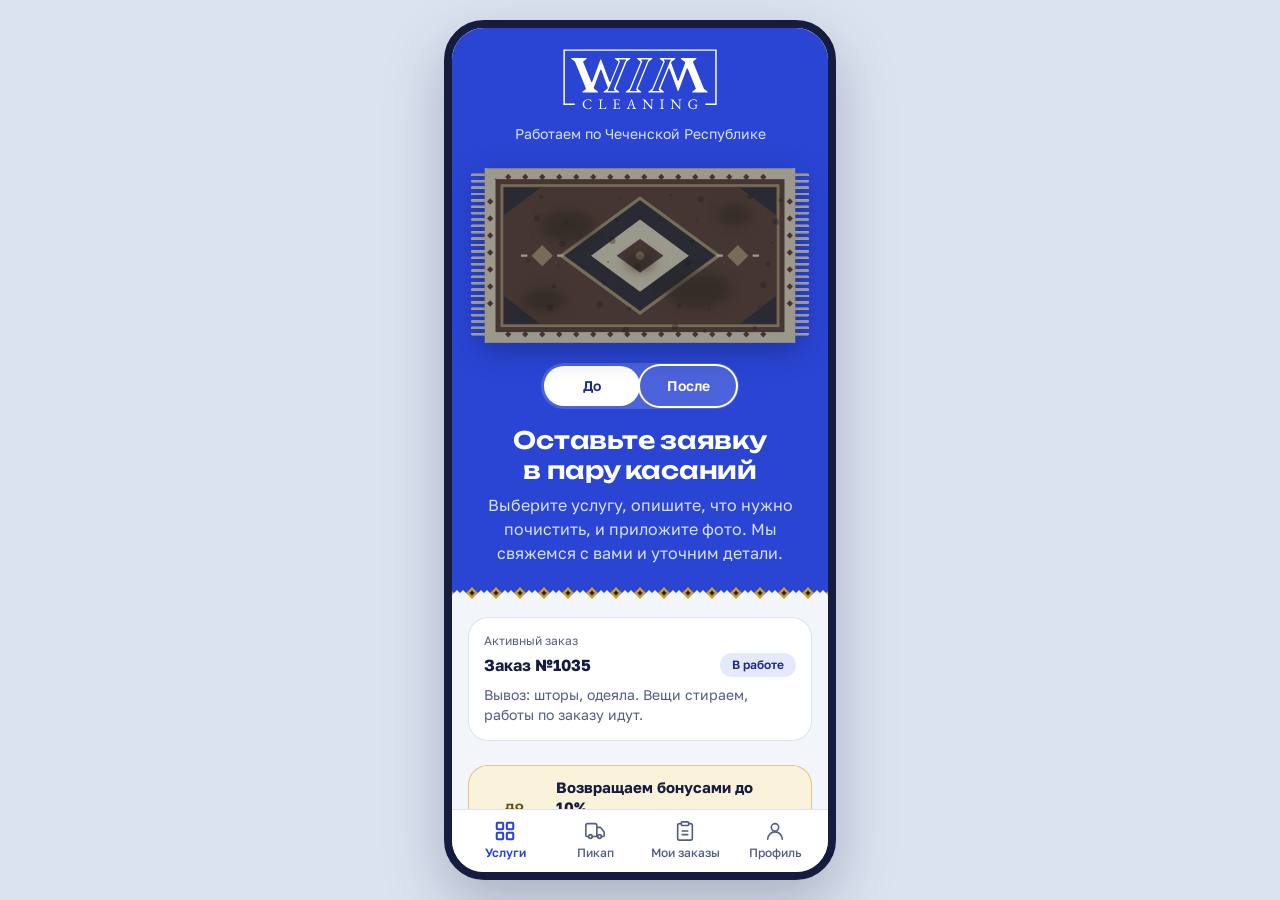
<file: index.html>
<!doctype html>
<html lang="ru">
<head>
<meta charset="utf-8">
<meta name="viewport" content="width=device-width, initial-scale=1, viewport-fit=cover">
<title>Wimcleaning</title>
<meta name="theme-color" content="#2A45D4" id="themeColor">
<link rel="manifest" href="manifest.webmanifest">
<link rel="apple-touch-icon" href="icon-180.png">
<link rel="icon" type="image/png" sizes="192x192" href="icon-192.png">
<meta name="apple-mobile-web-app-capable" content="yes">
<meta name="mobile-web-app-capable" content="yes">
<meta name="apple-mobile-web-app-title" content="Wimcleaning">
<meta name="apple-mobile-web-app-status-bar-style" content="black-translucent">
<link rel="preconnect" href="https://fonts.googleapis.com">
<link rel="preconnect" href="https://fonts.gstatic.com" crossorigin>
<link rel="stylesheet" href="https://fonts.googleapis.com/css2?family=Golos+Text:wght@400;500;600&family=Unbounded:wght@500;600&display=swap">
<style>
/* Раскладка: рамка телефона по центру (на телефоне на весь экран): полоса «Прототип», экран с прокруткой, нижняя панель. */
:root{
  /* «Синька и кайма»: синька — средство для подсинивания белья; охра — нить ковровой каймы */
  --ink:#161C3D; --primary:#2A45D4; --primary-dark:#1B2B8C; --on-primary:#FFFFFF;
  --accent:var(--primary);
  --bg:#F2F5FA; --surface:#FFFFFF; --mist:#E4EAFB; --line:#DCE2EE; --muted:#545E7E;
  --ochre:#C99A2E; --ochre-ink:#6B4C00; --ochre-bg:#FBF2DC;
  --ok:#1F7A4D; --warn:#8A5A00; --danger:#B4232F; --demo:var(--ochre-ink); --demo-bg:var(--ochre-bg);
  --stage:#DCE3F0;
  /* шкала отступов (design.md §5.1): других значений нет */
  --s1:4px; --s2:8px; --s3:12px; --s4:16px; --s5:24px; --s6:32px;
  --font:'Golos Text',system-ui,-apple-system,'Segoe UI',Roboto,'Helvetica Neue',Arial,sans-serif;
  --display:'Unbounded','Golos Text',system-ui,sans-serif;
  --kaima:url("data:image/svg+xml,%3Csvg xmlns='http://www.w3.org/2000/svg' width='24' height='14' viewBox='0 0 24 14'%3E%3Cpath d='M12 1l6 6-6 6-6-6z' fill='%23C99A2E'/%3E%3Cpath d='M12 4.5l2.5 2.5-2.5 2.5-2.5-2.5z' fill='%23161C3D'/%3E%3Cpath d='M0 7l3-3 3 3-3 3zM24 7l-3-3-3 3 3 3z' fill='%23F2F5FA'/%3E%3C/svg%3E");
  color-scheme:light;
}
*{box-sizing:border-box}
html,body{height:100%;margin:0}
/* полосы прокрутки скрыты, прокрутка жестом работает */
*{scrollbar-width:none;-ms-overflow-style:none}
*::-webkit-scrollbar{display:none;width:0;height:0}
body{background:var(--stage);color:var(--ink);font:400 16px/1.5 var(--font);-webkit-text-size-adjust:100%;overflow-x:hidden}
h1,h2,h3,p{margin:0}
h1,h2,h3{text-wrap:balance;font-weight:600}
.h1,.h2,.big{font-family:var(--display);letter-spacing:-.01em}
button,input,select,textarea{font:inherit;color:inherit}
button{cursor:pointer;border:0;background:none;padding:0}
:focus-visible{outline:3px solid var(--primary);outline-offset:2px;border-radius:8px}
.stage{height:100%;height:100dvh;display:grid;place-items:center}
.phone{width:100%;height:100%;display:flex;flex-direction:column;background:var(--bg);position:relative;overflow:hidden;min-width:0}
@media(min-width:600px){
  .stage{padding:16px}
  .phone{width:392px;height:min(860px,100%);border-radius:40px;border:8px solid var(--ink);box-shadow:0 24px 60px rgba(22,28,61,.25)}
}
.sr{position:absolute;width:1px;height:1px;overflow:hidden;clip:rect(0 0 0 0)}

/* полоса прототипа */
.proto{flex:none;height:env(safe-area-inset-top,0px);background:var(--bg)}
.proto[data-tone=hero]{background:var(--primary)}
.proto[data-tone=admin]{background:var(--ink)}
.ahead .exit{margin-left:auto;color:#fff;font-size:14px;line-height:20px;font-weight:600;min-height:44px;padding:0 var(--s3);border-radius:99px;background:rgba(255,255,255,.14)}

.ahead{background:var(--ink);color:#fff;flex:none;height:52px;display:flex;align-items:center;gap:var(--s3);padding-left:max(16px,env(safe-area-inset-left,0px));padding-right:max(16px,env(safe-area-inset-right,0px))}
.ahead b{font-size:16px;line-height:22px;font-weight:600}

.screen{flex:1;min-height:0;overflow-y:auto;overflow-x:hidden;padding:var(--s4);-webkit-overflow-scrolling:touch;overscroll-behavior:contain}
.screen>.in{display:grid;gap:var(--s5);animation:slide .22s ease-out both;align-content:start;min-width:0}
.screen>.in>*{min-width:0}
/* заголовок экрана: «Назад» → 8 → заголовок → 16 → первый блок */
.in>.back{margin-bottom:calc(var(--s2) - var(--s5))}
.in>.h1,.in>.head{margin-bottom:calc(var(--s4) - var(--s5))}
.head{display:flex;flex-wrap:wrap;align-items:center;justify-content:space-between;gap:var(--s3)}
.head .h1{min-width:0}
.head .chip{flex:none}
.head-ico{display:flex;align-items:center;gap:var(--s3)}
/* закреплённая главная кнопка (§5.5) */
.cta-bar{flex:none;background:var(--surface);border-top:1px solid var(--line);padding-block:var(--s3);padding-left:max(16px,env(safe-area-inset-left,0px));padding-right:max(16px,env(safe-area-inset-right,0px))}
.cta-bar .btn{min-height:48px}
.textbtn{min-height:44px;width:100%;color:var(--muted);font-weight:500;font-size:14px;line-height:20px;text-align:center}
@keyframes slide{from{opacity:0;transform:translateX(16px)}to{opacity:1;transform:none}}

.tabbar{flex:none;display:grid;grid-auto-flow:column;grid-auto-columns:1fr;background:var(--surface);border-top:1px solid var(--line);padding:4px 8px calc(4px + env(safe-area-inset-bottom,0px))}
.tabbar button{display:grid;justify-items:center;gap:2px;font-size:12px;font-weight:500;color:var(--muted);min-height:52px;padding:6px 2px;border-radius:14px}
.tabbar button[aria-current=page]{color:var(--primary);font-weight:600}
.tabbar button[aria-current=page] svg{stroke-width:2.25}
.tabbar svg{width:24px;height:24px}
.tabbar button{position:relative}
.tabbar .badge{position:absolute;top:2px;left:calc(50% + 4px);min-width:18px;height:18px;padding:0 5px;border-radius:9px;background:var(--primary);color:#fff;font-size:11px;line-height:18px;font-weight:700;font-variant-numeric:tabular-nums}
/* Пикап: позиции на странице услуги */
.pos{display:grid;gap:var(--s3);padding:var(--s4) 0;border-top:1px solid var(--line)}
.pos:first-child{border-top:0;padding-top:var(--s2)}
.pos-h{display:flex;align-items:center;justify-content:space-between;min-height:40px}
.iconbtn.sm{width:40px;height:40px;border-radius:12px;background:transparent;color:var(--muted)}
.iconbtn.sm svg{width:20px;height:20px}
.dims{display:grid;grid-template-columns:1fr 12px 1fr 72px;gap:var(--s2);align-items:end}
.dim{display:grid;gap:4px;min-width:0}
.dim label,.area span{font-size:12px;line-height:16px;color:var(--muted)}
.dim .inp{text-align:center;font-weight:600;font-variant-numeric:tabular-nums;padding:10px 4px}
.dims .x{padding-bottom:13px;color:var(--muted);text-align:center}
.area{display:grid;gap:4px;justify-items:end;min-width:0}
.area b{min-height:48px;display:flex;align-items:center;font-variant-numeric:tabular-nums;white-space:nowrap}
.pos-f{display:flex;justify-content:space-between;align-items:center;gap:var(--s2);min-height:20px}
.pos-f .err{color:var(--danger);font-size:12px;line-height:16px}
.pos-f b{font-variant-numeric:tabular-nums;white-space:nowrap;margin-left:auto}
.pos .inp.bad{border-color:var(--danger)}
.seg3{display:grid;grid-template-columns:repeat(3,1fr);gap:var(--s2)}
.seg3 .pick{padding:0 4px}
.addpos{display:flex;align-items:center;justify-content:center;gap:8px;min-height:48px;width:100%;border:1.5px dashed var(--primary);border-radius:14px;color:var(--primary);font-weight:600}
.addpos svg{width:20px;height:20px}
.ed-total{display:flex;justify-content:space-between;align-items:baseline;gap:var(--s2);margin-top:var(--s4);padding-top:var(--s3);border-top:1px solid var(--line)}
.ed-total b,.sumbig{font-size:20px;line-height:24px;white-space:nowrap;font-variant-numeric:tabular-nums}
.grp-h{display:flex;gap:var(--s3);align-items:center}
.grow{flex:1;min-width:0}
.nowrap{white-space:nowrap}
.lines{margin:0;padding-left:18px;display:grid;gap:2px;color:var(--muted);font-size:14px;line-height:20px}
.brief{display:grid;gap:4px}

svg.ic{width:22px;height:22px;fill:none;stroke:currentColor;stroke-width:1.75;stroke-linecap:round;stroke-linejoin:round;flex:none}

/* знак */
.logo{display:block;width:156px;height:auto;aspect-ratio:778/320;color:var(--ink);fill:currentColor;flex:none}
.hero .logo{color:#fff}
.ahead .logo{width:72px;color:#fff}
/* шапка главной: единственное яркое место; кайма по нижнему краю */
.hero{margin:calc(-1 * var(--s4)) calc(-1 * var(--s4)) 0;padding:20px var(--s4) 28px;background:var(--primary);color:var(--on-primary);display:grid;gap:var(--s4);position:relative}
.hero{text-align:center;justify-items:center}
.hero .brand{display:grid;gap:var(--s3);justify-items:center}
.hero .lead{display:grid;gap:var(--s2);justify-items:center;max-width:32ch}
/* синее продолжение шапки вверх: видно только при оттягивании экрана вниз */
.hero::before{content:"";position:absolute;left:0;right:0;bottom:100%;height:100vh;background:var(--primary);pointer-events:none}
.hero::after{content:"";position:absolute;left:0;right:0;bottom:-7px;height:14px;background:var(--kaima) repeat-x center/24px 14px}
.hero .muted{color:#D9DFFB}
.hero .h1{font-size:24px;line-height:30px}
.hero :focus-visible{outline-color:#fff}
/* ковёр до/после в шапке */
.wash{width:100%;max-width:340px;display:grid;gap:var(--s3);justify-items:center}
.wash-stage{position:relative;width:100%;aspect-ratio:320/180;filter:drop-shadow(0 8px 14px rgba(10,16,60,.35))}
.wash-stage>svg,.wash-stage>canvas{position:absolute;inset:0;width:100%;height:100%;display:block}
.wash-dirty{filter:sepia(.6) saturate(.5) brightness(.62) contrast(.92);will-change:clip-path}
.wash-shine{position:absolute;inset:8px 14px;overflow:hidden;pointer-events:none;border-radius:3px}
.wash-shine i{position:absolute;inset:0;background:linear-gradient(105deg,transparent 30%,rgba(255,255,255,.6) 48%,rgba(255,255,255,0) 62%);visibility:hidden;will-change:transform}
.wash-seg{display:inline-flex;background:rgba(255,255,255,.16);border-radius:99px;padding:3px}
.wash-seg button{color:#fff;font-size:14px;line-height:20px;font-weight:600;min-height:40px;min-width:96px;padding:0 var(--s4);border-radius:99px;transition:background .2s,color .2s}
.wash-seg button[aria-pressed=true]{background:#fff;color:var(--primary-dark)}
.wash-seg button:disabled{cursor:default}
/* подсказка: «После» мигает, пока показан грязный ковёр */
.wash-seg button.hint{position:relative;animation:washBlink 1.4s ease-in-out infinite}
.wash-seg button.hint::after{content:"";position:absolute;inset:0;border-radius:99px;box-shadow:0 0 0 2px #fff;pointer-events:none;animation:washRing 1.4s ease-out infinite}
@keyframes washBlink{0%,100%{background:rgba(255,255,255,0)}50%{background:rgba(255,255,255,.32)}}
@keyframes washRing{0%{opacity:.95;transform:scale(1)}100%{opacity:0;transform:scale(1.3)}}
@media (prefers-reduced-motion:reduce){.wash-seg button.hint{animation:none;background:rgba(255,255,255,.28)}.wash-seg button.hint::after{animation:none;opacity:.9}}
.wash-seg button[aria-pressed=false]:disabled{opacity:.55}

/* элементы */
.card{background:var(--surface);border-radius:20px;padding:var(--s4);box-shadow:0 0 0 1px var(--line) inset}
.card>:first-child{margin-top:0}
.card.tap{display:block;width:100%;text-align:left}
.card.tap.ocard,.card.tap.active-order{display:grid}
.stack{display:grid;gap:var(--s2)}
.card.stack{gap:var(--s3)}
.card.stack.roomy{gap:var(--s4)}
.stack.tight{gap:var(--s1)}
.card.stack>.after-btns{margin-top:calc(var(--s2) - var(--s3))}
.grid2 .btn{min-height:44px}
.center{text-align:center}
.row{display:flex;align-items:center;gap:var(--s3)}
.row.sb{justify-content:space-between}
.muted{color:var(--muted)}
.small{font-size:14px;line-height:20px}
.xs{font-size:12px;line-height:16px}
.h1{font-size:24px;line-height:30px}
.h2{font-size:18px;line-height:24px}
h3{font-size:16px;line-height:22px}
.btn{display:inline-flex;align-items:center;justify-content:center;gap:8px;min-height:48px;padding:10px 20px;border-radius:14px;font-weight:600;transition:transform .1s;width:100%;text-align:center}
.btn:active{transform:scale(.97)}
.btn.pri{background:var(--primary);color:var(--on-primary)}
.btn.pri:active{background:var(--primary-dark)}
.btn.sec{background:var(--mist);color:var(--primary-dark)}
.btn.out{background:var(--surface);box-shadow:0 0 0 1.5px var(--line) inset}
.btn.dng{background:var(--surface);color:var(--danger);box-shadow:0 0 0 1.5px var(--danger) inset}
.btn.dark{background:var(--ink);color:#fff}
.btn[disabled]{opacity:.55;pointer-events:none}
.btn.ok{background:var(--ok);color:#fff}
.btn.ok svg{stroke-width:3}
.iconbtn{width:44px;height:44px;border-radius:14px;display:grid;place-items:center;background:var(--mist);color:var(--primary-dark)}
.back{display:inline-flex;align-items:center;gap:var(--s1);color:var(--primary);font-weight:600;min-height:44px;margin-top:calc(-1 * var(--s2));margin-left:calc(-1 * var(--s2));padding:0 var(--s2);justify-self:start}
.chip{display:inline-flex;align-items:center;gap:6px;font-size:12px;line-height:16px;font-weight:600;padding:var(--s1) var(--s3);border-radius:99px;white-space:nowrap;background:var(--mist);color:var(--primary-dark);flex:none}
.chip.demo{background:var(--demo-bg);color:var(--demo);box-shadow:0 0 0 1px rgba(201,154,46,.55) inset;border-radius:4px 99px 99px 4px;padding:2px var(--s2);height:20px}
/* цена и бирка ДЕМО — одна строка, бирка не переносится (§5.3) */
.price-line{display:flex;align-items:center;gap:var(--s2);flex-wrap:nowrap;white-space:nowrap}
.price-line b{font-weight:600}
.price-line.md{font-size:20px;line-height:24px}
.chip.demo::before{content:"";width:5px;height:5px;border-radius:99px;background:var(--surface);box-shadow:0 0 0 1px var(--ochre)}
.chip.s-accepted{background:#E7EAF2;color:#2E3655}
.chip.s-picked_up{background:#DDF0F4;color:#0F5466}
.chip.s-in_progress{background:var(--mist);color:var(--primary-dark)}
.chip.s-ready{background:#DFF2E6;color:#1B6B3F}
.chip.s-delivered{background:var(--ok);color:#fff}
.chip.s-cancelled{background:#FBE3E3;color:#A11D2B}
.ico{width:48px;height:48px;border-radius:14px;background:var(--mist);color:var(--primary);display:grid;place-items:center;flex:none}
.ico svg{width:26px;height:26px}
.notice{background:var(--demo-bg);color:var(--ochre-ink);border-radius:14px;padding:var(--s3);font-size:14px;line-height:20px}
.notice.warn{background:#FFF1D6;color:#6B4200}
.notice.err{background:#FBE3E3;color:#8E1A25}
.list{margin:0;padding-left:20px;display:grid;gap:var(--s2)}
.hr{height:1px;background:var(--line);border:0;margin:0}
.sect{display:grid;gap:var(--s3)}

/* формы */
.form{display:grid;gap:var(--s4)}
.field{display:grid;gap:0}
.field>label,.field>.lbl{font-weight:600;font-size:14px;line-height:20px;margin-bottom:var(--s2)}
.field>.lbl.row{display:flex;justify-content:space-between}
.field>.lbl .cnt-ph{font-weight:500;color:var(--muted)}
.field .help{font-size:12px;line-height:16px;color:var(--muted);margin-top:var(--s1)}
.field .error{font-size:14px;line-height:20px;color:var(--danger);font-weight:500;margin-top:var(--s1)}
.inp{width:100%;min-height:48px;padding:10px 14px;border-radius:14px;border:1.5px solid var(--line);background:var(--surface)}
.inp:focus{outline:3px solid rgba(42,69,212,.30);border-color:var(--primary)}
.inp.bad{border-color:var(--danger)}
textarea.inp{min-height:84px;resize:vertical}
.chips{display:flex;flex-wrap:wrap;gap:var(--s2)}
.pick{min-height:44px;padding:0 var(--s3);border-radius:14px;border:1.5px solid var(--line);background:var(--surface);font-weight:500;font-size:14px;line-height:20px;white-space:nowrap;text-align:center}
.pick[aria-pressed=true]{background:var(--primary);color:#fff;border-color:var(--primary)}
/* ровная сетка чипов выбора: 2 колонки одинаковой ширины (§5.4) */
.grid2{display:grid;grid-template-columns:1fr 1fr;gap:var(--s2)}
.grid2 .pick{min-height:48px;font-variant-numeric:tabular-nums}
.grid2 .pick.s44{min-height:44px}
.grid2 .full{grid-column:1/-1}
/* сегмент-переключатель (§5.4а) */
.segm{display:grid;grid-auto-flow:column;grid-auto-columns:1fr;background:var(--mist);border-radius:14px;padding:var(--s1);min-height:44px}
.segm button{border-radius:10px;font-size:14px;line-height:20px;font-weight:500;color:var(--muted);min-height:36px;white-space:nowrap;padding:0 var(--s1)}
.segm button[aria-pressed=true]{background:var(--surface);box-shadow:0 0 0 1px var(--line) inset;color:var(--ink);font-weight:600}
/* горизонтальная лента чипов (админка) */
.ribbon{display:flex;gap:var(--s2);margin:0 calc(-1 * var(--s4));padding:var(--s1) var(--s4);overflow-x:auto;scroll-snap-type:x proximity;scrollbar-width:none}
.ribbon::-webkit-scrollbar{display:none}
.ribbon button{flex:none;scroll-snap-align:start;height:36px;padding:0 var(--s3);border-radius:99px;border:1.5px solid var(--line);background:var(--surface);font-size:14px;line-height:20px;font-weight:500;display:inline-flex;align-items:center;gap:6px;white-space:nowrap;position:relative}
.ribbon button::after{content:'';position:absolute;left:0;right:0;top:-4px;bottom:-4px}
.ribbon button b{font-weight:600;font-variant-numeric:tabular-nums}
.ribbon button[aria-pressed=true]{background:var(--primary);color:#fff;border-color:var(--primary)}
.stepper{display:grid;grid-template-columns:48px 1fr 48px;gap:var(--s2);align-items:center}
.stepper input{text-align:center;font-weight:600;font-size:20px;line-height:24px;font-variant-numeric:tabular-nums}
.stepper .iconbtn{width:48px;height:48px}
.stepper.mini{grid-template-columns:44px 32px 44px}
.stepper.mini .iconbtn{width:44px;height:44px}
.stepper .num{text-align:center;font-size:20px;line-height:24px;font-weight:600;font-variant-numeric:tabular-nums}

/* каталог */
.svc-list{background:var(--surface);border-radius:20px;box-shadow:0 0 0 1px var(--line) inset;display:grid;overflow:hidden}
.svc{display:grid;grid-template-columns:48px 1fr 20px;gap:var(--s3);align-items:center;text-align:left;width:100%;padding:var(--s3) var(--s4);min-height:72px;transition:background-color .12s}
.svc>span{display:grid;gap:2px;min-width:0}
.svc+.svc{border-top:1px solid var(--line)}
.svc:active{background:var(--mist)}
.svc .chev{color:var(--muted);width:20px;height:20px}
.svc h3{font-size:17px;line-height:22px}
.svc .price-line{font-size:14px;line-height:20px;font-weight:600}
.svc .note{font-size:14px;line-height:20px;color:var(--muted)}
.active-order{display:grid;gap:0}
.active-order .row{margin-top:var(--s1)}
.active-order .clamp{margin-top:var(--s2);display:-webkit-box;-webkit-line-clamp:2;-webkit-box-orient:vertical;overflow:hidden}

/* калькулятор */
.calc{display:grid;gap:var(--s3);min-width:0}
.calc>*{min-width:0}
.calc .hint:empty{display:none}
.calc .total{margin-top:var(--s1)}
.calc .total p{margin-top:var(--s1)}
.slider{display:grid}
.slider>.row{margin-bottom:var(--s2)}
.rug-wrap{border-radius:16px;background:var(--bg);padding:10px;box-shadow:0 0 0 1px var(--line) inset}
.rug{display:block;width:100%;height:auto;border-radius:6px}
.big{font-size:36px;line-height:40px;font-weight:600;font-variant-numeric:tabular-nums;letter-spacing:-.5px}
.area-read{display:flex;align-items:baseline;gap:6px;font-size:20px;line-height:24px;font-weight:600;font-variant-numeric:tabular-nums}
input[type=range]{-webkit-appearance:none;appearance:none;width:100%;height:44px;background:transparent;margin:0;touch-action:pan-y}
input[type=range]::-webkit-slider-runnable-track{height:10px;border-radius:99px;background:linear-gradient(90deg,var(--primary) var(--p,0%),var(--mist) var(--p,0%))}
input[type=range]::-moz-range-track{height:10px;border-radius:99px;background:var(--mist)}
input[type=range]::-moz-range-progress{height:10px;border-radius:99px;background:var(--primary)}
input[type=range]::-webkit-slider-thumb{-webkit-appearance:none;width:30px;height:30px;margin-top:-10px;background:var(--primary);border:3px solid #fff;border-radius:50% 50% 50% 0;transform:rotate(-45deg);box-shadow:0 2px 6px rgba(22,28,61,.35)}
input[type=range]::-moz-range-thumb{width:26px;height:26px;background:var(--primary);border:3px solid #fff;border-radius:50% 50% 50% 0;transform:rotate(-45deg);box-shadow:0 2px 6px rgba(22,28,61,.35)}
.scale{display:flex;justify-content:space-between;font-size:12px;color:var(--muted)}

/* фото */
.photos{display:grid;grid-template-columns:repeat(3,1fr);gap:8px}
.ph{position:relative;aspect-ratio:1;border-radius:12px;overflow:hidden;background:var(--mist)}
.ph img{width:100%;height:100%;object-fit:cover;display:block}
.ph button.rm{position:absolute;top:0;right:0;width:44px;height:44px;border-radius:99px;background:none;color:#fff;display:grid;place-items:center}
.ph button.rm::before{content:'';position:absolute;inset:6px;border-radius:99px;background:rgba(22,28,61,.82)}
.ph button.rm svg{width:16px;height:16px;position:relative}
.ph.view{cursor:zoom-in}
.addph{aspect-ratio:1;border:2px dashed var(--primary);border-radius:12px;color:var(--primary);display:grid;place-content:center;justify-items:center;gap:var(--s1);font-size:12px;line-height:16px;font-weight:600;background:var(--surface);text-align:center;padding:var(--s1)}
.drop-hint{border:2px dashed var(--primary);border-radius:14px;height:96px;color:var(--primary);display:flex;align-items:center;justify-content:center;gap:var(--s2);font-weight:600;background:var(--surface);width:100%}

/* трекер */
.track{display:grid;gap:0;margin:0;padding:0;list-style:none}
.step{display:grid;grid-template-columns:28px 1fr;gap:var(--s3);position:relative;padding-bottom:var(--s4);min-height:44px}
.step:last-child{padding-bottom:0}
.dot{width:28px;height:28px;border-radius:99px;border:2px solid var(--line);background:var(--surface);display:grid;place-items:center;color:#fff;position:relative;z-index:1}
.dot svg{width:16px;height:16px;stroke-width:3}
.step::before{content:"";position:absolute;left:13px;top:28px;bottom:0;width:2px;background:var(--line)}
.step:last-child::before{display:none}
.step::after{content:"";position:absolute;left:13px;top:28px;bottom:0;width:2px;background:var(--primary);transform:scaleY(0);transform-origin:top}
.step.done::after{transform:scaleY(1);animation:flow .3s ease-out}
.step.done.last::after{transform:scaleY(0)}
.step.done .dot{background:var(--primary);border-color:var(--primary)}
.step.now .dot{background:var(--surface);border:3px solid var(--primary);color:var(--primary);animation:pop .3s ease-out}
.step.now .dot::before{content:'';width:10px;height:10px;border-radius:99px;background:var(--primary)}
.step.bad .dot{background:var(--danger);border-color:var(--danger)}
.step.bad::before,.step.bad::after{display:none}
.step.skip .dot{opacity:.5}
.step h4{margin:0;font-size:16px;font-weight:600;line-height:28px}
.step.future h4{color:var(--muted);font-weight:500}
.step p{font-size:14px;line-height:20px;color:var(--muted);margin-top:2px}
.step time{display:block;font-size:12px;line-height:16px;color:var(--muted);margin-top:2px}
@keyframes flow{from{transform:scaleY(0)}to{transform:scaleY(1)}}
@keyframes pop{from{transform:scale(.6);opacity:.4}to{transform:none;opacity:1}}

/* штамп «принято» */
.stamp{width:96px;height:96px;border-radius:99px;background:var(--mist);display:grid;place-items:center;margin:var(--s2) auto 0}
.stamp svg{width:56px;height:56px;fill:none;stroke:var(--primary);stroke-width:3.5;stroke-linecap:round;stroke-linejoin:round}
.stamp path{stroke-dasharray:40;stroke-dashoffset:40;animation:draw .5s .15s ease-out forwards}
@keyframes draw{to{stroke-dashoffset:0}}

/* скелетоны */
.skel{height:84px;border-radius:20px;background:linear-gradient(90deg,#E6EBF4,#F4F6FB,#E6EBF4);background-size:200% 100%;animation:shimmer 1.8s linear infinite}
@keyframes shimmer{to{background-position:-200% 0}}
.spin{width:18px;height:18px;border:3px solid rgba(255,255,255,.35);border-top-color:#fff;border-radius:99px;animation:rot .7s linear infinite}
@keyframes rot{to{transform:rotate(360deg)}}

/* админка */
.filters{display:grid}
.filters>.inp{margin-bottom:var(--s3)}
.filters>.ribbon+.ribbon{margin-top:var(--s2)}
.filters>.segm{margin-top:var(--s2)}
.filters>.stack{margin-top:var(--s2)}
.listhead{display:grid;gap:var(--s2);margin-top:calc(var(--s4) - var(--s5))}
.cards{display:grid;gap:var(--s3)}
.ocard{display:grid;gap:0}
.ocard .row{gap:var(--s2)}
.ocard>.row+*{margin-top:var(--s1)}
.ocard>.xs{margin-top:var(--s1)}
/* подпись над значением, по левому краю (§5.7) */
.kv{display:grid;grid-template-columns:1fr 1fr;gap:var(--s3) var(--s4);margin:0}
.kv>div{min-width:0;display:grid;gap:var(--s1)}
.kv>.wide{grid-column:1/-1}
.kv dt{font-size:12px;line-height:16px;color:var(--muted)}
.kv dd{margin:0;font-size:16px;line-height:22px;color:var(--ink);overflow-wrap:anywhere}
.kv a.tel{display:inline-flex;align-items:center;min-height:44px;margin-block:-11px;color:var(--primary);font-weight:600}
.sum-in{display:grid;grid-template-columns:1fr auto;gap:var(--s2);align-items:center}
.sum-in .inp-wrap{position:relative}
.sum-in .inp-wrap .inp{padding-right:36px}
.sum-in .inp-wrap span{position:absolute;right:14px;top:50%;transform:translateY(-50%);color:var(--muted)}
.wrap{min-width:0;overflow-wrap:anywhere}
.slot{display:grid;gap:var(--s2)}
.bar{height:8px;border-radius:99px;background:var(--mist);overflow:hidden}
.bar i{display:block;height:100%;background:var(--primary);border-radius:99px}
.bar i.full{background:var(--danger)}
.hist{display:grid;margin:0;padding:0;list-style:none;font-size:14px;line-height:20px}
.hist li{display:flex;justify-content:space-between;gap:var(--s2);padding-block:var(--s2)}
.hist li+li{border-top:1px solid var(--line)}
.hist li .muted{font-variant-numeric:tabular-nums;white-space:nowrap}

/* оверлеи */
.overlay{position:absolute;inset:0;background:rgba(22,28,61,.6);display:flex;align-items:flex-end;z-index:20;animation:fade .16s ease-out}
.sheet{background:var(--surface);width:100%;border-radius:24px 24px 0 0;padding:var(--s5) var(--s4) calc(var(--s4) + env(safe-area-inset-bottom,0px));display:grid;gap:var(--s3);animation:up .22s ease-out;max-height:90%;overflow:auto}
.lightbox{align-items:center;justify-content:center;background:rgba(12,15,34,.94);flex-direction:column;gap:var(--s3);padding:var(--s4)}
.lightbox .btn{width:auto}
.lightbox img{max-width:100%;max-height:70%;border-radius:12px}
@keyframes fade{from{opacity:0}to{opacity:1}}
@keyframes up{from{transform:translateY(24px);opacity:.6}to{transform:none;opacity:1}}
.a2hs{position:absolute;left:var(--s3);right:var(--s3);bottom:calc(72px + env(safe-area-inset-bottom,0px));z-index:25;background:var(--ink);color:#fff;border-radius:16px;padding:12px 44px 12px 14px;display:grid;grid-template-columns:40px 1fr;gap:12px;align-items:center;box-shadow:0 12px 30px rgba(10,16,60,.35);animation:fade .2s}
.a2hs .ai{width:40px;height:40px;border-radius:10px;overflow:hidden}
.a2hs .ai img{width:100%;height:100%;display:block}
.a2hs p{font-size:14px;line-height:20px}
.a2hs svg.sh{width:18px;height:18px;vertical-align:-3px;stroke:#fff;fill:none;stroke-width:2}
.a2hs .cl{position:absolute;top:4px;right:4px;width:40px;height:40px;display:grid;place-items:center;color:#fff}
.toast{position:absolute;left:var(--s4);right:var(--s4);bottom:84px;background:var(--ink);color:#fff;border-radius:14px;padding:12px 16px;font-weight:500;z-index:30;text-align:center;animation:fade .16s}

.phone.has-cta .toast{bottom:156px}
.empty{text-align:center;display:grid;gap:var(--s3);justify-items:center;padding:var(--s6) var(--s4)}

@media (prefers-reduced-motion:reduce){
  *,*::before,*::after{animation-duration:.001ms!important;animation-iteration-count:1!important;transition-duration:.001ms!important}
  .skel{animation:none}
}
/* бонусы и уровни */
.lvl{background:var(--primary);color:#fff;border-radius:20px;padding:var(--s4);display:grid;gap:var(--s3)}
.lvl .top{display:flex;justify-content:space-between;align-items:flex-end;gap:var(--s3)}
.lvl .eyebrow{font-size:12px;line-height:16px;font-weight:700;letter-spacing:.08em;text-transform:uppercase;color:#F3D489}
.lvl .name{font-family:var(--display);font-size:20px;line-height:26px}
.lvl .pct{font-family:var(--display);font-size:44px;line-height:44px;font-weight:700;letter-spacing:-.02em}
.lvl .sub{color:#D9DFFB;font-size:14px;line-height:20px}
.lvl .bal{display:flex;justify-content:space-between;align-items:center;padding-top:var(--s3);border-top:1px solid rgba(255,255,255,.2);font-size:14px;line-height:20px}
.lvl .bal b{font-family:var(--display);font-size:18px;line-height:24px}
.lvl .btn{background:rgba(255,255,255,.14);color:#fff;min-height:44px}
.bar{height:8px;border-radius:99px;background:rgba(255,255,255,.22);overflow:hidden}
.bar i{display:block;height:100%;background:var(--ochre);border-radius:99px;transform-origin:left center}
.promo{display:flex;align-items:center;gap:var(--s3);width:100%;text-align:left;background:var(--ochre-bg);color:var(--ink);border-radius:20px;padding:var(--s3) var(--s4);box-shadow:0 0 0 1px rgba(201,154,46,.5) inset}
.promo .pp{flex:none;min-width:60px;display:grid;justify-items:center;font-family:var(--display);font-weight:700;font-size:20px;line-height:24px;color:var(--ochre-ink)}
.promo .pp small{font-size:11px;line-height:12px;font-weight:600}
.promo .grow{display:grid;gap:2px}
.promo b{font-size:15px;line-height:20px}
.promo .chev{flex:none;color:var(--ochre-ink)}
.bonus-line{display:flex;align-items:center;gap:var(--s2);font-size:14px;line-height:20px;color:var(--ochre-ink);background:var(--ochre-bg);border-radius:12px;padding:var(--s2) var(--s3)}
.bonus-line .ic{width:18px;height:18px;flex:none}
.tiers{display:grid;gap:var(--s2);list-style:none;padding:0;margin:0}
.tier{display:grid;grid-template-columns:60px 1fr;gap:var(--s3);align-items:center;background:var(--surface);border-radius:16px;padding:var(--s3);box-shadow:0 0 0 1px var(--line) inset}
.tier.cur{box-shadow:0 0 0 2px var(--primary) inset}
.tier .tp{font-family:var(--display);font-size:20px;line-height:24px;font-weight:700;color:var(--primary);text-align:center}
.tier h3{margin:0;font-size:16px;line-height:22px}
.chip.lv{background:var(--ochre-bg);color:var(--ochre-ink)}
.bswitch{display:flex;align-items:center;gap:var(--s3);width:100%;text-align:left;padding:var(--s3);border-radius:14px;background:var(--ochre-bg);color:var(--ink);min-height:56px}
.bswitch .grow{display:grid;gap:2px}
.bswitch .knob{flex:none;width:44px;height:26px;border-radius:99px;background:#CFC6AE;position:relative;transition:background .2s}
.bswitch .knob::after{content:"";position:absolute;top:3px;left:3px;width:20px;height:20px;border-radius:99px;background:#fff;box-shadow:0 1px 2px rgba(0,0,0,.25);transition:transform .2s}
.bswitch[aria-checked=true] .knob{background:var(--primary)}
.bswitch[aria-checked=true] .knob::after{transform:translateX(18px)}
#totalIn{display:grid;gap:var(--s3)}
</style>
<script src="https://cdnjs.cloudflare.com/ajax/libs/gsap/3.12.5/gsap.min.js"></script>
</head>
<body>
<!-- Логотип Wimcleaning (Материалы/Логотип/wim cleaning.svg, обрезан без белого фона), цвет через currentColor -->
<svg width="0" height="0" style="position:absolute" aria-hidden="true"><symbol id="wim-logo" viewBox="206 265 778 320"><path d="M212.9 272.0 L212.9 549.0 L269.64 549.0 L269.64 541.7 L220.2 541.7 L220.2 279.3 L970.3 279.3 L970.3 541.7 L920.86 541.7 L920.86 549.0 L977.6 549.0 L977.6 272.0 Z"/><path d="M689.045 472.874 L691.484 474.620 C693.724 476.223 692.590 479.754 689.837 479.754 L660.585 479.754 C657.813 479.754 656.691 476.182 658.969 474.598 C659.899 473.950 660.625 473.049 661.060 472.001 L718.636 332.953 C719.134 331.750 718.747 330.363 717.699 329.590 L714.511 327.241 C712.311 325.619 713.457 322.129 716.191 322.129 L746.118 322.129 C748.852 322.129 749.998 325.619 747.798 327.240 L746.201 328.417 C745.782 328.726 745.457 329.144 745.260 329.625 L688.072 469.500 C687.576 470.714 687.979 472.110 689.045 472.874 M694.509 320.466 L709.867 331.781 C710.912 332.551 711.300 333.932 710.809 335.133 L694.758 374.395 L655.826 468.412 C655.619 468.913 655.273 469.345 654.827 469.654 L637.980 481.371 C635.703 482.954 636.823 486.527 639.597 486.527 L711.739 486.527 C714.473 486.527 715.619 483.037 713.419 481.416 L698.066 470.101 C697.022 469.330 696.634 467.950 697.124 466.749 L736.450 370.560 L737.193 368.752 C738.175 366.366 741.575 366.428 742.469 368.848 L782.551 477.403 C783.462 479.871 786.952 479.871 787.863 477.403 L827.947 368.849 C828.841 366.428 832.241 366.367 833.223 368.753 L873.451 466.626 C873.944 467.827 873.558 469.211 872.512 469.981 L856.997 481.416 C854.797 483.037 855.943 486.527 858.677 486.527 L929.817 486.527 C932.551 486.527 933.697 483.037 931.497 481.416 L914.842 469.142 C914.423 468.833 914.098 468.415 913.900 467.934 L859.459 334.773 C858.963 333.559 859.365 332.163 860.433 331.399 L875.673 320.489 C877.912 318.886 876.778 315.355 874.025 315.355 L802.078 315.355 C799.306 315.355 798.186 318.928 800.462 320.511 L817.268 332.199 C817.738 332.526 818.099 332.989 818.301 333.526 L820.113 338.343 C820.354 338.982 820.356 339.687 820.117 340.327 L787.861 427.092 C786.947 429.552 783.468 429.552 782.554 427.092 L750.299 340.327 C750.062 339.687 750.063 338.982 750.303 338.343 L752.114 333.526 C752.316 332.989 752.677 332.526 753.148 332.199 L769.953 320.511 C772.230 318.928 771.109 315.355 768.337 315.355 L696.189 315.355 C693.455 315.355 692.308 318.845 694.509 320.466"/><path d="M577.356 479.754 L548.105 479.754 C545.332 479.754 544.211 476.182 546.488 474.598 C547.419 473.950 548.145 473.049 548.579 472.001 L606.156 332.953 C606.654 331.750 606.267 330.363 605.219 329.590 L602.030 327.241 C599.830 325.619 600.977 322.129 603.710 322.129 L633.637 322.129 C636.371 322.129 637.518 325.619 635.318 327.240 L633.721 328.418 C633.302 328.726 632.976 329.144 632.780 329.625 L575.592 469.500 C575.096 470.714 575.498 472.110 576.565 472.874 L579.004 474.620 C581.243 476.223 580.109 479.754 577.356 479.754 M639.269 332.740 L655.924 320.466 C658.125 318.844 656.978 315.355 654.245 315.355 L583.104 315.355 C580.371 315.355 579.224 318.844 581.424 320.466 L596.935 331.897 C597.983 332.669 598.369 334.057 597.871 335.259 L542.736 468.412 C542.529 468.913 542.182 469.345 541.737 469.654 L524.889 481.370 C522.612 482.954 523.732 486.527 526.505 486.527 L598.452 486.527 C601.205 486.527 602.338 482.995 600.100 481.393 L584.860 470.483 C583.793 469.719 583.391 468.322 583.887 467.108 L638.328 333.948 C638.525 333.466 638.850 333.048 639.269 332.740"/><path d="M466.369 479.754 L437.118 479.754 C434.345 479.754 433.224 476.182 435.501 474.598 C436.432 473.950 437.158 473.049 437.592 472.001 L495.168 332.953 C495.666 331.750 495.280 330.363 494.232 329.590 L491.043 327.241 C488.843 325.619 489.989 322.129 492.723 322.129 L522.650 322.129 C525.384 322.129 526.530 325.619 524.330 327.241 L522.733 328.418 C522.314 328.726 521.989 329.144 521.792 329.625 L464.605 469.500 C464.108 470.714 464.511 472.110 465.577 472.874 L468.017 474.620 C470.256 476.223 469.122 479.754 466.369 479.754 M529.186 332.740 L545.841 320.466 C548.041 318.844 546.894 315.355 544.161 315.355 L473.020 315.355 C470.287 315.355 469.140 318.844 471.340 320.466 L486.850 331.897 C487.898 332.669 488.285 334.057 487.786 335.259 L447.420 432.747 C446.434 435.128 443.040 435.062 442.147 432.645 L402.207 324.479 C401.296 322.011 397.806 322.011 396.894 324.479 L356.812 433.033 C355.919 435.453 352.518 435.515 351.537 433.129 L311.307 335.256 C310.813 334.055 311.201 332.671 312.246 331.900 L327.762 320.466 C329.962 318.844 328.815 315.355 326.082 315.355 L254.942 315.355 C252.208 315.355 251.061 318.844 253.262 320.466 L269.916 332.740 C270.335 333.048 270.661 333.466 270.858 333.948 L325.299 467.108 C325.795 468.322 325.393 469.719 324.327 470.483 L309.086 481.393 C306.847 482.995 307.981 486.527 310.734 486.527 L382.680 486.527 C385.453 486.527 386.573 482.954 384.297 481.371 L367.491 469.683 C367.020 469.356 366.660 468.892 366.457 468.355 L364.646 463.538 C364.406 462.900 364.405 462.195 364.642 461.555 L396.897 374.790 C397.811 372.330 401.290 372.330 402.205 374.790 L434.460 461.555 C434.699 462.195 434.697 462.900 434.456 463.539 L432.644 468.356 C432.442 468.893 432.081 469.356 431.611 469.683 L414.805 481.371 C412.528 482.954 413.649 486.527 416.422 486.527 L488.369 486.527 C491.122 486.527 492.256 482.995 490.017 481.393 L474.777 470.483 C473.710 469.719 473.307 468.322 473.804 467.108 L528.245 333.948 C528.442 333.466 528.767 333.048 529.186 332.740"/><path d="M335.0707692307692 570.0846153846154Q330.0092307692308 570.0846153846154 325.3092307692308 568.3492307692308Q320.60923076923075 566.6138461538461 316.9215384615385 563.3961538461538Q313.2338461538462 560.1784615384615 311.10076923076923 555.6592307692308Q308.9676923076923 551.14 308.9676923076923 545.6446153846153Q308.9676923076923 540.3661538461538 311.20923076923077 535.8830769230769Q313.45076923076925 531.4 317.35538461538465 528.0738461538461Q321.26 524.7476923076923 326.2853846153846 522.9038461538462Q331.3107692307692 521.06 336.8784615384615 521.06Q339.6984615384615 521.06 341.65076923076924 521.276923076923Q343.6030769230769 521.4938461538461 345.4469230769231 521.8915384615384Q347.29076923076923 522.2892307692308 349.7492307692308 522.94Q350.83384615384614 523.2292307692308 351.30384615384617 523.8076923076924Q351.77384615384614 524.3861538461539 351.84615384615387 525.3984615384616Q351.9907692307692 527.0615384615385 352.2076923076923 528.9776923076923Q352.4246153846154 530.8938461538462 352.49692307692305 533.7138461538461Q352.5692307692308 534.22 352.0269230769231 534.5453846153846Q351.4846153846154 534.8707692307693 350.87 534.7261538461539Q350.2553846153846 534.5815384615385 350.03846153846155 533.7861538461539Q349.31538461538463 531.0384615384615 348.37538461538463 529.05Q347.43538461538463 527.0615384615385 345.5553846153846 525.76Q343.7476923076923 524.5307692307692 341.1807692307692 523.9161538461539Q338.61384615384617 523.3015384615385 335.64923076923077 523.3015384615385Q331.4553846153846 523.3015384615385 327.87615384615384 525.0007692307693Q324.29692307692306 526.7 321.73 529.6284615384616Q319.1630769230769 532.5569230769231 317.7169230769231 536.2446153846154Q316.27076923076925 539.9323076923077 316.27076923076925 543.9092307692308Q316.27076923076925 548.32 317.6807692307692 552.5861538461538Q319.09076923076924 556.8523076923077 321.73 560.2869230769231Q324.36923076923074 563.7215384615384 328.02076923076925 565.7823076923078Q331.6723076923077 567.843076923077 336.1553846153846 567.843076923077Q341.36153846153843 567.843076923077 344.76 565.4569230769231Q348.15846153846155 563.0707692307692 350.5446153846154 558.8046153846154Q351.0507692307692 557.8646153846154 352.0269230769231 557.8646153846154Q353.00307692307695 557.8646153846154 353.00307692307695 559.0215384615385Q353.00307692307695 559.6 352.71384615384613 560.8653846153846Q352.4246153846154 562.1307692307693 351.9546153846154 563.5407692307692Q351.4846153846154 564.9507692307692 351.0507692307692 566.0353846153846Q350.5446153846154 567.0476923076923 350.21923076923076 567.3369230769231Q349.89384615384614 567.6261538461539 348.73692307692306 567.9876923076923Q346.0615384615385 569.0723076923077 342.33769230769235 569.5784615384616Q338.61384615384617 570.0846153846154 335.0707692307692 570.0846153846154Z"/><path d="M389.9569230769231 569.3615384615384Q389.0169230769231 569.3615384615384 388.4746153846154 569.1084615384616Q387.9323076923077 568.8553846153847 387.9323076923077 568.4938461538461Q387.9323076923077 567.843076923077 388.61923076923074 567.59Q389.30615384615385 567.3369230769231 389.5230769230769 567.2646153846154Q392.3430769230769 566.6861538461538 393.86153846153843 565.5653846153846Q395.38 564.4446153846154 395.38 562.0584615384615V528.5076923076923Q395.38 526.7723076923077 395.01846153846157 525.9407692307692Q394.6569230769231 525.1092307692307 393.7169230769231 524.7115384615385Q392.7769230769231 524.3138461538462 390.96923076923076 524.0246153846153Q388.58307692307693 523.5907692307692 388.58307692307693 522.5784615384615Q388.58307692307693 522.1446153846153 389.1615384615385 521.9638461538461Q389.74 521.7830769230769 390.68 521.7830769230769Q392.63230769230773 521.7830769230769 393.8253846153847 521.8553846153845Q395.01846153846157 521.9276923076923 396.10307692307697 521.9638461538461Q397.1876923076923 522.0 398.77846153846156 522.0Q400.5861538461539 522.0 401.8876923076923 521.9638461538461Q403.1892307692308 521.9276923076923 404.56307692307695 521.8553846153845Q405.9369230769231 521.7830769230769 407.8892307692308 521.7830769230769Q408.8292307692308 521.7830769230769 409.4076923076923 521.9638461538461Q409.98615384615385 522.1446153846153 409.98615384615385 522.5784615384615Q409.98615384615385 523.0846153846154 409.4076923076923 523.4461538461538Q408.8292307692308 523.8076923076923 407.6 524.0246153846153Q404.9246153846154 524.5307692307692 403.0446153846154 525.2176923076922Q401.1646153846154 525.9046153846153 401.1646153846154 528.0015384615384V562.0584615384615Q401.1646153846154 564.3 402.1769230769231 565.3846153846154Q403.1892307692308 566.4692307692308 406.7323076923077 566.4692307692308H415.6984615384616Q417.65076923076924 566.4692307692308 419.13307692307694 565.8546153846154Q420.61538461538464 565.24 421.33846153846156 564.5892307692308Q422.7846153846154 563.36 423.47153846153844 562.3838461538462Q424.15846153846155 561.4076923076923 425.09846153846155 559.4553846153846Q425.24307692307696 559.0215384615385 425.713076923077 558.1538461538462Q426.18307692307695 557.2861538461539 426.6892307692308 557.2861538461539Q427.12307692307695 557.2861538461539 427.34000000000003 557.72Q427.5569230769231 558.1538461538462 427.5569230769231 558.5876923076924Q427.5569230769231 558.66 427.52076923076925 558.7684615384615Q427.4846153846154 558.876923076923 427.4846153846154 558.9492307692308Q426.97846153846154 560.8292307692308 426.58076923076925 562.3476923076923Q426.18307692307695 563.8661538461538 425.93000000000006 565.24Q425.6769230769231 566.6138461538461 425.5323076923077 568.1323076923077Q425.46000000000004 568.6384615384616 425.2792307692308 569.0Q425.09846153846155 569.3615384615384 424.52000000000004 569.3615384615384Q420.9046153846154 569.3615384615384 417.5784615384615 569.2892307692307Q414.2523076923077 569.2169230769231 411.1792307692308 569.1807692307692Q408.10615384615386 569.1446153846153 405.28615384615387 569.0723076923077Q402.4661538461539 569.0 399.71846153846155 569.0Q397.91076923076923 569.0 395.63307692307694 569.0723076923077Q393.35538461538465 569.1446153846153 391.65615384615387 569.2530769230768Q389.9569230769231 569.3615384615384 389.9569230769231 569.3615384615384Z"/><path d="M461.9800000000001 569.3615384615384Q461.04 569.3615384615384 460.46153846153845 569.1807692307692Q459.88307692307694 569.0 459.88307692307694 568.5661538461538Q459.88307692307694 567.6984615384615 462.26923076923083 567.2646153846154Q465.01692307692315 566.7584615384616 466.31846153846163 565.6015384615384Q467.62000000000006 564.4446153846154 467.62000000000006 561.8415384615384V529.3030769230769Q467.62000000000006 526.7 466.5715384615385 525.6153846153846Q465.523076923077 524.5307692307692 462.77538461538467 524.0246153846153Q461.5461538461539 523.8076923076923 460.96769230769235 523.4461538461538Q460.38923076923083 523.0846153846154 460.38923076923083 522.5784615384615Q460.38923076923083 522.1446153846153 460.96769230769235 521.9638461538461Q461.5461538461539 521.7830769230769 462.4861538461539 521.7830769230769Q465.23384615384623 521.7830769230769 467.1500000000001 521.8553846153845Q469.0661538461539 521.9276923076923 470.9100000000001 521.9638461538461Q472.7538461538462 522.0 475.28461538461545 522.0Q477.6707692307693 522.0 480.31000000000006 521.9638461538461Q482.94923076923084 521.9276923076923 485.19076923076926 521.9276923076923Q487.6492307692308 521.8553846153847 489.3484615384616 521.8192307692308Q491.0476923076924 521.7830769230769 491.33692307692314 521.7830769230769Q491.6984615384616 521.7830769230769 492.13230769230773 521.9276923076923Q492.5661538461539 522.0723076923077 492.63846153846157 522.4338461538462Q493.00000000000006 524.4584615384615 493.36153846153854 526.446923076923Q493.723076923077 528.4353846153846 493.723076923077 529.8815384615384Q493.723076923077 530.5323076923077 493.39769230769235 530.7492307692307Q493.07230769230773 530.9661538461538 492.7107692307693 530.9661538461538Q492.3492307692308 530.9661538461538 492.2046153846154 530.7853846153846Q492.06000000000006 530.6046153846154 491.91538461538465 530.243076923077Q491.5538461538462 529.0138461538462 491.19230769230774 527.8930769230769Q490.8307692307693 526.7723076923077 490.3246153846154 526.2661538461539Q489.31230769230774 525.1092307692307 488.083076923077 524.7115384615385Q486.8538461538462 524.3138461538462 485.48 524.3138461538462H476.00769230769237Q475.4292307692308 524.3138461538462 474.4169230769231 524.9646153846154Q473.40461538461545 525.6153846153846 473.40461538461545 526.6276923076923V541.9569230769231Q473.40461538461545 542.6076923076923 473.80230769230775 543.0776923076924Q474.20000000000005 543.5476923076923 474.7061538461539 543.5476923076923H481.86461538461543Q483.9615384615385 543.5476923076923 484.75692307692316 542.7884615384615Q485.55230769230775 542.0292307692308 486.0584615384616 540.0046153846154Q486.49230769230775 538.4138461538462 487.36000000000007 538.4138461538462Q487.6492307692308 538.4138461538462 487.97461538461545 538.7030769230769Q488.30000000000007 538.9923076923077 488.30000000000007 539.5707692307692Q488.30000000000007 539.86 488.2638461538462 540.8723076923077Q488.22769230769234 541.8846153846154 488.15538461538466 542.9692307692308Q488.083076923077 544.0538461538462 488.083076923077 544.6323076923077Q488.083076923077 545.3553846153847 488.11923076923085 546.5484615384615Q488.15538461538466 547.7415384615384 488.19153846153847 548.8261538461538Q488.22769230769234 549.9107692307692 488.22769230769234 550.2Q488.22769230769234 550.7061538461538 488.1192307692308 551.0676923076924Q488.01076923076926 551.4292307692308 487.57692307692315 551.4292307692308Q486.49230769230775 551.4292307692308 485.9138461538462 549.1153846153846Q485.48 547.4523076923077 484.7569230769231 546.656923076923Q484.0338461538462 545.8615384615384 482.58769230769235 545.8615384615384H475.86307692307696Q474.6338461538462 545.8615384615384 474.01923076923083 546.186923076923Q473.40461538461545 546.5123076923077 473.40461538461545 547.7415384615384V561.6246153846154Q473.40461538461545 564.3723076923077 474.56153846153853 565.4207692307692Q475.7184615384616 566.4692307692308 478.1769230769231 566.4692307692308H483.52769230769235Q485.8415384615385 566.4692307692308 487.3961538461539 566.2161538461538Q488.95076923076925 565.9630769230769 490.10769230769233 565.24Q491.2646153846154 564.4446153846154 492.16846153846154 563.1430769230769Q493.07230769230773 561.8415384615384 494.2292307692308 559.6723076923076Q494.4461538461539 559.2384615384616 494.73538461538465 558.9492307692308Q495.02461538461546 558.66 495.3861538461539 558.7323076923077Q495.7476923076924 558.8046153846154 495.9646153846154 559.0576923076924Q496.1815384615385 559.3107692307692 496.1815384615385 559.7446153846154Q496.1815384615385 560.3953846153846 495.82000000000005 562.0223076923078Q495.45846153846156 563.6492307692308 494.91615384615386 565.3846153846155Q494.3738461538462 567.12 493.94000000000005 568.1323076923077Q493.723076923077 568.6384615384616 493.54230769230776 569.0Q493.3615384615385 569.3615384615384 492.9276923076924 569.3615384615384Q489.45692307692315 569.3615384615384 486.49230769230775 569.2892307692307Q483.52769230769235 569.2169230769231 480.8523076923077 569.1446153846155Q478.1769230769231 569.0723076923077 475.61 569.0Q473.04307692307697 568.9276923076923 470.29538461538465 568.9276923076923Q468.7046153846154 568.9276923076923 467.54769230769233 569.0361538461539Q466.39076923076925 569.1446153846153 465.1615384615385 569.2530769230768Q463.93230769230775 569.3615384615384 461.9800000000001 569.3615384615384Z"/><path d="M528.9415384615386 569.3615384615384Q528.0015384615385 569.3615384615384 527.423076923077 569.1084615384616Q526.8446153846155 568.8553846153847 526.8446153846155 568.4215384615385Q526.8446153846155 567.9153846153846 527.4592307692309 567.5176923076923Q528.0738461538463 567.12 529.2307692307693 566.7584615384616Q531.1107692307693 566.18 532.7015384615386 565.0230769230768Q534.2923076923078 563.8661538461538 535.4492307692309 561.1907692307692Q537.4738461538462 556.5630769230769 539.173076923077 552.5138461538461Q540.8723076923078 548.4646153846154 542.3907692307694 544.56Q543.9092307692308 540.6553846153846 545.5361538461539 536.4253846153846Q547.163076923077 532.1953846153846 548.9707692307693 527.2061538461538Q549.3323076923078 526.1938461538462 549.6215384615386 525.1815384615385Q549.9107692307693 524.1692307692308 549.983076923077 523.0123076923077Q550.6338461538462 522.7953846153846 551.2846153846154 522.5784615384615Q551.9353846153847 522.3615384615384 552.5861538461539 521.9276923076923Q553.2369230769232 521.4938461538461 553.4900000000001 520.6261538461538Q553.7430769230771 519.7584615384616 553.96 519.4692307692308Q554.0323076923078 519.396923076923 554.1407692307694 519.396923076923Q554.2492307692308 519.396923076923 554.3215384615386 519.5415384615385Q554.4661538461539 519.8307692307692 554.5746153846155 520.2646153846154Q554.683076923077 520.6984615384615 554.8276923076924 521.1323076923077Q556.563076923077 526.6276923076923 558.443076923077 532.34Q560.323076923077 538.0523076923077 562.0946153846155 543.3669230769231Q563.8661538461539 548.6815384615385 565.3484615384616 552.9115384615385Q566.8307692307693 557.1415384615385 567.6984615384616 559.7446153846154Q568.7107692307693 562.636923076923 569.8676923076923 564.083076923077Q571.0246153846155 565.5292307692308 572.2900000000001 566.1076923076923Q573.5553846153847 566.6861538461538 575.0015384615385 566.9753846153847Q576.2307692307693 567.1923076923077 576.8092307692309 567.6623076923076Q577.3876923076924 568.1323076923077 577.3876923076924 568.6384615384616Q577.3876923076924 569.0723076923077 576.8092307692309 569.2169230769231Q576.2307692307693 569.3615384615384 575.2907692307693 569.3615384615384Q574.2784615384617 569.3615384615384 572.543076923077 569.2530769230768Q570.8076923076924 569.1446153846153 568.8553846153848 569.0361538461539Q566.903076923077 568.9276923076923 565.2400000000001 568.9276923076923Q563.8661538461539 568.9276923076923 562.4200000000001 568.9276923076923Q560.9738461538462 568.9276923076923 559.7446153846155 568.9638461538461Q558.5153846153847 569.0 557.6476923076924 569.0Q556.7076923076924 569.0 556.1292307692308 568.7830769230769Q555.5507692307693 568.5661538461538 555.5507692307693 568.1323076923077Q555.5507692307693 567.6261538461539 556.2738461538463 567.2646153846154Q556.9969230769232 566.9030769230769 557.9369230769232 566.7584615384616Q560.323076923077 566.396923076923 561.3353846153847 565.5292307692307Q562.3476923076923 564.6615384615385 562.3476923076923 563.5046153846154Q562.3476923076923 562.42 561.8776923076923 560.3592307692307Q561.4076923076924 558.2984615384615 560.7569230769232 555.9484615384615Q560.1061538461539 553.5984615384615 559.5276923076924 551.7907692307692Q559.383076923077 551.2123076923077 558.9853846153846 551.1038461538462Q558.5876923076924 550.9953846153846 557.5753846153847 550.9953846153846H543.9092307692308Q543.6200000000001 550.9953846153846 543.2946153846156 551.2484615384615Q542.9692307692309 551.5015384615384 542.6800000000001 552.2969230769231Q542.463076923077 553.02 541.9569230769232 554.5746153846153Q541.4507692307693 556.1292307692307 540.9446153846154 557.8646153846154Q540.4384615384616 559.6 540.0769230769231 560.9738461538461Q539.7153846153847 562.3476923076923 539.7153846153847 562.7092307692308Q539.7153846153847 564.3 540.9446153846154 565.3484615384615Q542.1738461538463 566.396923076923 543.9092307692308 566.8307692307692Q546.2953846153847 567.4815384615384 546.2953846153847 568.276923076923Q546.2953846153847 568.7107692307692 545.7169230769232 568.8915384615384Q545.1384615384616 569.0723076923077 544.1984615384616 569.0723076923077Q543.2584615384616 569.0723076923077 541.4507692307693 569.0Q539.643076923077 568.9276923076923 537.6184615384616 568.9276923076923Q535.2323076923078 568.9276923076923 532.9907692307693 569.1446153846153Q530.7492307692308 569.3615384615384 528.9415384615386 569.3615384615384ZM545.8615384615385 548.6092307692307H557.0692307692309Q558.0815384615386 548.6092307692307 558.0815384615386 548.2476923076923Q558.0815384615386 548.103076923077 558.0453846153847 547.9223076923076Q558.0092307692308 547.7415384615384 557.9369230769232 547.5246153846153L552.2969230769231 529.8815384615384Q551.863076923077 528.58 551.646153846154 528.58Q551.5015384615385 528.58 551.0676923076924 529.8092307692308L544.4876923076924 547.5246153846153Q544.343076923077 547.9584615384615 544.343076923077 548.103076923077Q544.343076923077 548.4646153846154 544.7407692307693 548.5369230769231Q545.1384615384616 548.6092307692307 545.8615384615385 548.6092307692307Z"/><path d="M654.3276923076924 570.2292307692308Q653.6769230769231 570.2292307692308 651.7607692307693 569.1446153846153Q649.8446153846154 568.06 648.1092307692307 565.6738461538462Q647.82 565.3123076923077 646.3376923076924 563.5046153846154Q644.8553846153847 561.6969230769231 642.5776923076924 558.9853846153846Q640.3000000000001 556.2738461538462 637.6246153846155 553.0923076923077Q634.9492307692308 549.9107692307692 632.2738461538462 546.7292307692308Q629.5984615384616 543.5476923076923 627.2846153846154 540.8361538461538Q624.9707692307693 538.1246153846154 623.416153846154 536.2807692307692Q621.8615384615385 534.4369230769231 621.5 534.003076923077Q620.9938461538462 533.3523076923077 620.6323076923077 533.0992307692308Q620.2707692307692 532.8461538461538 619.9815384615384 532.8461538461538Q619.62 532.8461538461538 619.4753846153847 533.3884615384616Q619.3307692307693 533.9307692307692 619.3307692307693 534.3646153846154Q619.2584615384616 537.9076923076923 619.186153846154 542.5353846153846Q619.1138461538462 547.1630769230769 619.0415384615385 552.0799999999999Q618.9692307692308 556.996923076923 618.9692307692308 561.48Q618.9692307692308 563.4323076923077 619.9453846153847 565.0953846153847Q620.9215384615385 566.7584615384616 623.5969230769231 567.2646153846154Q624.8261538461538 567.4815384615384 625.4046153846155 567.7707692307692Q625.983076923077 568.06 625.983076923077 568.5661538461538Q625.983076923077 569.0 625.4046153846155 569.1807692307692Q624.8261538461538 569.3615384615384 623.8861538461539 569.3615384615384Q621.9338461538462 569.3615384615384 620.9576923076922 569.2530769230768Q619.9815384615384 569.1446153846153 619.2223076923077 569.0723076923077Q618.463076923077 569.0 617.0892307692308 569.0Q615.7876923076923 569.0 615.0646153846153 569.0723076923077Q614.3415384615384 569.1446153846153 613.4015384615384 569.2530769230768Q612.4615384615385 569.3615384615384 610.5092307692308 569.3615384615384Q609.5692307692308 569.3615384615384 608.9907692307693 569.1807692307692Q608.4123076923078 569.0 608.4123076923078 568.5661538461538Q608.4123076923078 568.06 608.9907692307693 567.7707692307692Q609.5692307692308 567.4815384615384 610.7984615384615 567.1923076923077Q612.8953846153846 566.6138461538461 613.8353846153846 565.0592307692307Q614.7753846153846 563.5046153846154 614.9923076923077 561.2630769230769Q615.2815384615385 558.5153846153846 615.5707692307692 553.9961538461539Q615.86 549.4769230769231 616.0769230769231 543.873076923077Q616.2938461538462 538.2692307692307 616.2938461538462 532.34Q616.2938461538462 528.5076923076923 614.3053846153846 526.8446153846154Q612.3169230769231 525.1815384615385 609.1353846153846 524.1692307692308Q608.8461538461539 524.0246153846153 607.8700000000001 523.5546153846153Q606.8938461538462 523.0846153846154 606.8938461538462 522.4338461538462Q606.8938461538462 521.7830769230769 607.5446153846154 521.6023076923077Q608.1953846153847 521.4215384615385 608.5569230769231 521.4215384615385Q610.6538461538462 521.4938461538461 611.9553846153847 521.53Q613.2569230769232 521.5661538461538 614.2692307692308 521.6384615384616Q615.2815384615385 521.7107692307692 616.5107692307693 521.746923076923Q617.74 521.7830769230769 619.6923076923077 521.7830769230769Q620.343076923077 521.7830769230769 620.7046153846154 522.1446153846155Q621.0661538461538 522.5061538461539 621.4276923076924 523.0123076923077Q621.7169230769231 523.4461538461538 623.3438461538462 525.4346153846154Q624.9707692307693 527.4230769230769 627.3930769230769 530.4238461538462Q629.8153846153847 533.4246153846154 632.7076923076924 536.9315384615385Q635.6 540.4384615384615 638.4923076923078 543.9453846153847Q641.3846153846155 547.4523076923077 643.843076923077 550.4530769230769Q646.3015384615385 553.4538461538461 647.9284615384615 555.4061538461538Q649.5553846153847 557.3584615384615 649.8446153846154 557.72Q650.1338461538462 558.0092307692307 650.676153846154 558.5876923076924Q651.2184615384616 559.1661538461539 651.6523076923078 559.1661538461539Q652.3030769230769 559.1661538461539 652.3753846153846 557.6476923076923Q652.3753846153846 556.6353846153846 652.4115384615385 553.7792307692307Q652.4476923076924 550.9230769230769 652.4838461538461 546.8376923076924Q652.52 542.7523076923077 652.52 537.98Q652.52 533.2076923076924 652.52 528.2184615384615Q652.4476923076924 526.7723076923077 651.0015384615385 525.6153846153845Q649.5553846153847 524.4584615384615 648.3261538461538 524.2415384615384Q647.0969230769231 524.0246153846153 646.0846153846154 523.6630769230769Q645.0723076923077 523.3015384615385 645.0723076923077 522.7953846153846Q645.0723076923077 522.3615384615384 646.0846153846154 522.1807692307692Q647.0969230769231 522.0 648.0369230769231 522.0Q648.76 522.0 649.4469230769231 522.0Q650.1338461538462 522.0 650.8207692307692 522.0Q651.5076923076923 522.0 652.1584615384616 522.0Q653.8938461538462 522.0 654.9061538461539 521.9638461538461Q655.9184615384615 521.9276923076923 657.1115384615384 521.8553846153845Q658.3046153846154 521.7830769230769 660.4738461538461 521.7830769230769Q661.4138461538462 521.7830769230769 661.9923076923077 521.9638461538461Q662.5707692307692 522.1446153846153 662.5707692307692 522.5784615384615Q662.5707692307692 523.5907692307692 660.1846153846154 524.0246153846153Q657.5092307692308 524.5307692307692 656.6415384615385 525.3261538461538Q655.7738461538462 526.1215384615384 655.6292307692308 527.9292307692308Q655.6292307692308 528.2907692307692 655.593076923077 530.7492307692307Q655.5569230769231 533.2076923076924 655.5569230769231 536.9676923076923Q655.5569230769231 540.7276923076923 655.5207692307692 545.0661538461538Q655.4846153846154 549.4046153846153 655.4846153846154 553.706923076923Q655.4846153846154 558.0092307692307 655.4846153846154 561.4076923076923Q655.4846153846154 563.1430769230769 655.593076923077 564.5530769230769Q655.7015384615385 565.9630769230769 655.7738461538462 566.9392307692308Q655.8461538461539 567.9153846153846 655.8461538461539 568.4215384615385Q655.8461538461539 569.5784615384615 655.3761538461539 569.9038461538462Q654.9061538461539 570.2292307692308 654.3276923076924 570.2292307692308Z"/><path d="M695.7646153846154 569.3615384615384Q694.8246153846154 569.3615384615384 694.2461538461539 569.1807692307692Q693.6676923076923 569.0 693.6676923076923 568.5661538461538Q693.6676923076923 567.6984615384615 696.0538461538462 567.2646153846154Q698.8015384615385 566.7584615384616 700.2476923076923 565.6015384615384Q701.6938461538462 564.4446153846154 701.6938461538462 561.9138461538462V529.2307692307693Q701.6938461538462 526.7 700.6453846153846 525.6153846153846Q699.5969230769231 524.5307692307692 696.8492307692308 524.0246153846153Q694.463076923077 523.5907692307692 694.463076923077 522.5784615384615Q694.463076923077 522.1446153846153 695.0415384615385 521.9638461538461Q695.62 521.7830769230769 696.5600000000001 521.7830769230769Q698.5123076923077 521.7830769230769 699.7776923076923 521.8553846153845Q701.0430769230769 521.9276923076923 702.2 521.9638461538461Q703.3569230769231 522.0 705.02 522.0Q706.6107692307693 522.0 707.623076923077 521.9638461538461Q708.6353846153846 521.9276923076923 709.7923076923078 521.8553846153845Q710.9492307692308 521.7830769230769 712.9015384615385 521.7830769230769Q713.8415384615384 521.7830769230769 714.4200000000001 521.9638461538461Q714.9984615384616 522.1446153846153 714.9984615384616 522.5784615384615Q714.9984615384616 523.0846153846154 714.4200000000001 523.4461538461538Q713.8415384615384 523.8076923076923 712.6123076923077 524.0246153846153Q709.9369230769231 524.5307692307692 708.7076923076924 525.6153846153846Q707.4784615384616 526.7 707.4784615384616 529.2307692307693V561.9138461538462Q707.4784615384616 564.4446153846154 708.9969230769232 565.6015384615384Q710.5153846153846 566.7584615384616 713.1907692307692 567.2646153846154Q714.4200000000001 567.4815384615384 714.9984615384616 567.7707692307692Q715.5769230769231 568.06 715.5769230769231 568.5661538461538Q715.5769230769231 569.0 714.9984615384616 569.1807692307692Q714.4200000000001 569.3615384615384 713.48 569.3615384615384Q711.5276923076923 569.3615384615384 710.2623076923077 569.2530769230768Q708.996923076923 569.1446153846153 707.8399999999999 569.0723076923077Q706.6830769230769 569.0 705.02 569.0Q703.2123076923077 569.0 701.8746153846155 569.0723076923077Q700.5369230769231 569.1446153846153 699.126923076923 569.2530769230768Q697.7169230769231 569.3615384615384 695.7646153846154 569.3615384615384Z"/><path d="M794.1800000000001 570.2292307692308Q793.5292307692308 570.2292307692308 791.613076923077 569.1446153846153Q789.6969230769231 568.06 787.9615384615385 565.6738461538462Q787.6723076923078 565.3123076923077 786.19 563.5046153846154Q784.7076923076924 561.6969230769231 782.4300000000001 558.9853846153846Q780.1523076923078 556.2738461538462 777.4769230769232 553.0923076923077Q774.8015384615385 549.9107692307692 772.1261538461539 546.7292307692308Q769.4507692307693 543.5476923076923 767.1369230769232 540.8361538461538Q764.823076923077 538.1246153846154 763.2684615384617 536.2807692307692Q761.7138461538462 534.4369230769231 761.3523076923077 534.003076923077Q760.8461538461539 533.3523076923077 760.4846153846154 533.0992307692308Q760.123076923077 532.8461538461538 759.8338461538461 532.8461538461538Q759.4723076923077 532.8461538461538 759.3276923076924 533.3884615384616Q759.183076923077 533.9307692307692 759.183076923077 534.3646153846154Q759.1107692307693 537.9076923076923 759.0384615384617 542.5353846153846Q758.9661538461539 547.1630769230769 758.8938461538462 552.0799999999999Q758.8215384615385 556.996923076923 758.8215384615385 561.48Q758.8215384615385 563.4323076923077 759.7976923076924 565.0953846153847Q760.7738461538462 566.7584615384616 763.4492307692308 567.2646153846154Q764.6784615384615 567.4815384615384 765.2569230769232 567.7707692307692Q765.8353846153847 568.06 765.8353846153847 568.5661538461538Q765.8353846153847 569.0 765.2569230769232 569.1807692307692Q764.6784615384615 569.3615384615384 763.7384615384616 569.3615384615384Q761.7861538461539 569.3615384615384 760.81 569.2530769230768Q759.8338461538461 569.1446153846153 759.0746153846154 569.0723076923077Q758.3153846153847 569.0 756.9415384615385 569.0Q755.64 569.0 754.916923076923 569.0723076923077Q754.1938461538462 569.1446153846153 753.2538461538461 569.2530769230768Q752.3138461538462 569.3615384615384 750.3615384615385 569.3615384615384Q749.4215384615385 569.3615384615384 748.843076923077 569.1807692307692Q748.2646153846155 569.0 748.2646153846155 568.5661538461538Q748.2646153846155 568.06 748.843076923077 567.7707692307692Q749.4215384615385 567.4815384615384 750.6507692307692 567.1923076923077Q752.7476923076923 566.6138461538461 753.6876923076923 565.0592307692307Q754.6276923076923 563.5046153846154 754.8446153846154 561.2630769230769Q755.1338461538462 558.5153846153846 755.4230769230769 553.9961538461539Q755.7123076923077 549.4769230769231 755.9292307692308 543.873076923077Q756.1461538461539 538.2692307692307 756.1461538461539 532.34Q756.1461538461539 528.5076923076923 754.1576923076923 526.8446153846154Q752.1692307692308 525.1815384615385 748.9876923076923 524.1692307692308Q748.6984615384616 524.0246153846153 747.7223076923078 523.5546153846153Q746.7461538461539 523.0846153846154 746.7461538461539 522.4338461538462Q746.7461538461539 521.7830769230769 747.3969230769231 521.6023076923077Q748.0476923076924 521.4215384615385 748.4092307692308 521.4215384615385Q750.5061538461539 521.4938461538461 751.8076923076924 521.53Q753.1092307692309 521.5661538461538 754.1215384615385 521.6384615384616Q755.1338461538462 521.7107692307692 756.363076923077 521.746923076923Q757.5923076923077 521.7830769230769 759.5446153846154 521.7830769230769Q760.1953846153847 521.7830769230769 760.5569230769231 522.1446153846155Q760.9184615384615 522.5061538461539 761.2800000000001 523.0123076923077Q761.5692307692308 523.4461538461538 763.196153846154 525.4346153846154Q764.823076923077 527.4230769230769 767.2453846153846 530.4238461538462Q769.6676923076924 533.4246153846154 772.5600000000001 536.9315384615385Q775.4523076923077 540.4384615384615 778.3446153846155 543.9453846153847Q781.2369230769232 547.4523076923077 783.6953846153847 550.4530769230769Q786.1538461538462 553.4538461538461 787.7807692307692 555.4061538461538Q789.4076923076924 557.3584615384615 789.6969230769231 557.72Q789.9861538461539 558.0092307692307 790.5284615384617 558.5876923076924Q791.0707692307693 559.1661538461539 791.5046153846155 559.1661538461539Q792.1553846153846 559.1661538461539 792.2276923076923 557.6476923076923Q792.2276923076923 556.6353846153846 792.2638461538462 553.7792307692307Q792.3000000000001 550.9230769230769 792.3361538461538 546.8376923076924Q792.3723076923077 542.7523076923077 792.3723076923077 537.98Q792.3723076923077 533.2076923076924 792.3723076923077 528.2184615384615Q792.3000000000001 526.7723076923077 790.8538461538462 525.6153846153845Q789.4076923076924 524.4584615384615 788.1784615384615 524.2415384615384Q786.9492307692308 524.0246153846153 785.9369230769231 523.6630769230769Q784.9246153846154 523.3015384615385 784.9246153846154 522.7953846153846Q784.9246153846154 522.3615384615384 785.9369230769231 522.1807692307692Q786.9492307692308 522.0 787.8892307692308 522.0Q788.6123076923077 522.0 789.2992307692308 522.0Q789.9861538461539 522.0 790.6730769230769 522.0Q791.36 522.0 792.0107692307693 522.0Q793.7461538461539 522.0 794.7584615384616 521.9638461538461Q795.7707692307692 521.9276923076923 796.9638461538461 521.8553846153845Q798.1569230769231 521.7830769230769 800.3261538461538 521.7830769230769Q801.2661538461539 521.7830769230769 801.8446153846154 521.9638461538461Q802.4230769230769 522.1446153846153 802.4230769230769 522.5784615384615Q802.4230769230769 523.5907692307692 800.0369230769231 524.0246153846153Q797.3615384615385 524.5307692307692 796.4938461538462 525.3261538461538Q795.6261538461539 526.1215384615384 795.4815384615385 527.9292307692308Q795.4815384615385 528.2907692307692 795.4453846153847 530.7492307692307Q795.4092307692308 533.2076923076924 795.4092307692308 536.9676923076923Q795.4092307692308 540.7276923076923 795.373076923077 545.0661538461538Q795.3369230769231 549.4046153846153 795.3369230769231 553.706923076923Q795.3369230769231 558.0092307692307 795.3369230769231 561.4076923076923Q795.3369230769231 563.1430769230769 795.4453846153847 564.5530769230769Q795.5538461538462 565.9630769230769 795.6261538461539 566.9392307692308Q795.6984615384616 567.9153846153846 795.6984615384616 568.4215384615385Q795.6984615384616 569.5784615384615 795.2284615384616 569.9038461538462Q794.7584615384616 570.2292307692308 794.1800000000001 570.2292307692308Z"/><path d="M860.4907692307693 570.0123076923077Q855.5015384615385 570.0123076923077 850.9823076923078 568.2407692307693Q846.463076923077 566.4692307692308 842.9561538461539 563.2876923076923Q839.4492307692308 560.1061538461538 837.4246153846154 555.803846153846Q835.4 551.5015384615384 835.4 546.5123076923077Q835.4 541.1615384615385 837.4969230769232 536.5338461538462Q839.5938461538462 531.9061538461539 843.2815384615385 528.4353846153847Q846.9692307692308 524.9646153846154 851.7776923076924 523.0123076923077Q856.5861538461539 521.06 862.0092307692308 521.06Q863.2384615384616 521.06 865.3715384615384 521.3130769230769Q867.5046153846154 521.5661538461538 869.7823076923078 521.9276923076923Q872.0600000000001 522.2892307692308 873.9038461538462 522.6869230769231Q875.7476923076923 523.0846153846154 876.4707692307693 523.4461538461538Q876.8323076923077 523.5907692307692 876.9407692307693 523.7715384615385Q877.0492307692308 523.9523076923077 877.1215384615385 524.3138461538462Q877.4107692307692 526.4107692307692 877.6276923076923 528.4715384615384Q877.8446153846154 530.5323076923077 877.8446153846154 531.9784615384615Q877.8446153846154 532.4846153846154 877.5192307692307 532.9546153846154Q877.1938461538462 533.4246153846154 876.76 533.4246153846154Q876.0369230769231 533.4246153846154 875.6753846153847 532.7738461538462Q875.3138461538462 532.123076923077 875.0969230769231 531.4723076923077Q874.6630769230769 530.3153846153846 874.1930769230769 529.4838461538461Q873.723076923077 528.6523076923077 872.8553846153847 527.64Q872.4215384615385 527.0615384615385 871.0115384615385 526.1576923076923Q869.6015384615384 525.2538461538461 867.2153846153847 524.5307692307692Q864.8292307692308 523.8076923076923 861.3584615384616 523.8076923076923Q857.1646153846154 523.8076923076923 853.6938461538462 525.5792307692307Q850.223076923077 527.3507692307692 847.7284615384616 530.4238461538462Q845.2338461538462 533.496923076923 843.8961538461539 537.4015384615384Q842.5584615384615 541.3061538461538 842.5584615384615 545.5723076923077Q842.5584615384615 550.7061538461538 844.1492307692308 554.7553846153846Q845.74 558.8046153846154 848.4153846153847 561.6246153846155Q851.0907692307693 564.4446153846154 854.4892307692307 565.8907692307693Q857.8876923076923 567.3369230769231 861.503076923077 567.3369230769231Q865.6969230769231 567.3369230769231 867.6853846153847 566.3246153846154Q869.6738461538462 565.3123076923077 870.3246153846154 564.6615384615385Q871.12 563.8661538461538 871.8069230769231 562.42Q872.4938461538462 560.9738461538461 872.4938461538462 559.0938461538461Q872.4938461538462 558.4430769230769 872.53 557.72Q872.5661538461538 556.996923076923 872.6023076923077 556.2738461538461Q872.6384615384616 555.5507692307692 872.6384615384616 554.9Q872.6384615384616 554.1046153846154 872.5661538461538 553.5623076923077Q872.4938461538462 553.02 872.2769230769231 552.7307692307693Q871.6984615384615 551.9353846153846 870.2523076923077 551.4292307692308Q868.8061538461538 550.9230769230769 867.36 550.7061538461538Q865.9138461538462 550.4892307692307 865.1907692307693 550.4892307692307Q864.9015384615385 550.4892307692307 864.323076923077 550.1276923076923Q863.7446153846154 549.7661538461539 863.7446153846154 549.26Q863.7446153846154 548.6815384615385 864.323076923077 548.3561538461538Q864.9015384615385 548.0307692307692 865.1907692307693 548.0307692307692Q866.9984615384616 548.0307692307692 868.3 548.103076923077Q869.6015384615384 548.1753846153846 870.9753846153847 548.2476923076923Q872.3492307692308 548.32 874.3015384615385 548.32Q876.1815384615385 548.32 877.483076923077 548.1753846153847Q878.7846153846154 548.0307692307692 880.7369230769231 548.0307692307692Q881.0261538461539 548.0307692307692 881.6407692307693 548.2476923076923Q882.2553846153846 548.4646153846154 882.2553846153846 549.1876923076923Q882.2553846153846 549.6938461538462 881.6407692307693 550.0553846153846Q881.0261538461539 550.4169230769231 880.7369230769231 550.4892307692307Q879.1461538461539 550.9230769230769 878.5315384615385 551.7546153846154Q877.9169230769231 552.5861538461538 877.7 554.0323076923077Q877.483076923077 555.623076923077 877.4107692307693 556.8523076923077Q877.3384615384616 558.0815384615385 877.3384615384616 559.4553846153846V561.4076923076923Q877.3384615384616 561.7692307692307 877.483076923077 561.9861538461538Q877.6276923076923 562.2030769230769 877.7723076923078 562.5646153846154Q877.9892307692307 562.9261538461539 878.3507692307692 563.2153846153847Q878.7123076923077 563.5046153846154 878.7123076923077 563.7938461538462Q878.7123076923077 564.0830769230769 878.6038461538462 564.5530769230769Q878.4953846153846 565.0230769230769 877.7 565.1676923076923Q877.1938461538462 565.24 875.7115384615385 565.9992307692307Q874.2292307692308 566.7584615384616 871.9876923076923 567.6984615384615Q869.7461538461539 568.6384615384616 866.8538461538462 569.3253846153846Q863.9615384615385 570.0123076923077 860.4907692307693 570.0123076923077Z"/></symbol></svg>
<script type="application/json" id="pricing">
{"is_demo":true,"услуги":{
 "ковры":{"единица":"м2","цена_клиенту_руб_за_ед":325,"типовой_объём_ед_в_заказе":6},
 "шторы":{"единица":"комплект","цена_клиенту_руб_за_ед":1000,"типовой_объём_ед_в_заказе":2},
 "одеяла":{"единица":"шт","цена_клиенту_руб_за_ед":700,"типовой_объём_ед_в_заказе":1},
 "фасады":{"единица":"м2","цена_клиенту_руб_за_ед":null,"типовой_объём_ед_в_заказе":80}}}
</script>
<!-- Копия цен из data/pricing_inputs.json (is_demo=true); фасады без цены намеренно. -->
<div class="stage"><div class="phone" id="phone">
  <div class="proto" id="proto"></div>
  <div id="ahead"></div>
  <main class="screen" id="screen" tabindex="-1"></main>
  <div class="cta-bar" id="ctabar" hidden></div>
  <nav class="tabbar" id="tabbar" aria-label="Разделы"></nav>
</div></div>

<script>
'use strict';
/* ---------- утилиты ---------- */
const $=s=>document.querySelector(s);
const esc=s=>String(s==null?'':s).replace(/[&<>"']/g,c=>({'&':'&amp;','<':'&lt;','>':'&gt;','"':'&quot;',"'":'&#39;'}[c]));
const fill=s=>esc(s).replace(/\s*\(ДЕМО\)/g,'');
const nf=new Intl.NumberFormat('ru-RU',{maximumFractionDigits:2});
const rub=n=>Math.round(n).toLocaleString('ru-RU').replace(/\s/g,'\u202F');
const money=n=>rub(n)+'\u00A0₽';
const reduce=()=>window.matchMedia&&matchMedia('(prefers-reduced-motion: reduce)').matches;
const iso=d=>{const x=new Date(d);return x.getFullYear()+'-'+String(x.getMonth()+1).padStart(2,'0')+'-'+String(x.getDate()).padStart(2,'0')};
const addDays=(n)=>{const d=new Date();d.setDate(d.getDate()+n);return iso(d)};
const fmtDate=s=>{if(!s)return '';const [y,m,d]=s.split('-').map(Number);return new Date(y,m-1,d).toLocaleDateString('ru-RU',{day:'numeric',month:'short'})};
const fmtTime=t=>new Date(t).toLocaleTimeString('ru-RU',{hour:'2-digit',minute:'2-digit'});
const fmtStamp=t=>new Date(t).toLocaleDateString('ru-RU',{day:'numeric',month:'short'})+', '+fmtTime(t);

const P=JSON.parse($('#pricing').textContent).услуги;
const IC={
 b2:'<path d="M6 22V4a2 2 0 0 1 2-2h8a2 2 0 0 1 2 2v18Z"/><path d="M6 12H4a2 2 0 0 0-2 2v6a2 2 0 0 0 2 2h2"/><path d="M18 9h2a2 2 0 0 1 2 2v9a2 2 0 0 1-2 2h-2"/><path d="M10 6h4M10 10h4M10 14h4M10 18h4"/>',
 gift:'<rect x="3" y="8" width="18" height="4" rx="1"/><path d="M12 8v13"/><path d="M19 12v7a2 2 0 0 1-2 2H7a2 2 0 0 1-2-2v-7"/><path d="M7.5 8a2.5 2.5 0 0 1 0-5C10 3 12 8 12 8s2-5 4.5-5a2.5 2.5 0 0 1 0 5"/>',
 carpet:'<rect x="4" y="5" width="16" height="14" rx="1"/><path d="M12 8l3.5 4-3.5 4-3.5-4z"/><path d="M4 3v2M8 3v2M12 3v2M16 3v2M20 3v2M4 19v2M8 19v2M12 19v2M16 19v2M20 19v2"/>',
 bed:'<path d="M2 20v-8a2 2 0 0 1 2-2h16a2 2 0 0 1 2 2v8"/><path d="M4 10V6a2 2 0 0 1 2-2h12a2 2 0 0 1 2 2v4"/><path d="M12 4v6"/><path d="M2 18h20"/>',
 blinds:'<path d="M3 3h18"/><path d="M20 7H8"/><path d="M20 11H8"/><path d="M10 19h10"/><path d="M8 15h12"/><path d="M4 3v14"/><circle cx="4" cy="19" r="2"/>',
 inbox:'<path d="M22 12h-6l-2 3h-4l-2-3H2"/><path d="M5.45 5.11 2 12v6a2 2 0 0 0 2 2h16a2 2 0 0 0 2-2v-6l-3.45-6.89A2 2 0 0 0 16.76 4H7.24a2 2 0 0 0-1.79 1.11z"/>',
 truck:'<path d="M14 18V6a2 2 0 0 0-2-2H4a2 2 0 0 0-2 2v11a1 1 0 0 0 1 1h2"/><path d="M15 18H9"/><path d="M19 18h2a1 1 0 0 0 1-1v-3.65a1 1 0 0 0-.22-.62l-3.48-4.35A1 1 0 0 0 17.52 8H14"/><circle cx="17" cy="18" r="2"/><circle cx="7" cy="18" r="2"/>',
 waves:'<path d="M2 6c.6.5 1.2 1 2.5 1C7 7 7 5 9.5 5c2.6 0 2.4 2 5 2 2.5 0 2.5-2 5-2 1.3 0 1.9.5 2.5 1"/><path d="M2 12c.6.5 1.2 1 2.5 1 2.5 0 2.5-2 5-2 2.6 0 2.4 2 5 2 2.5 0 2.5-2 5-2 1.3 0 1.9.5 2.5 1"/><path d="M2 18c.6.5 1.2 1 2.5 1 2.5 0 2.5-2 5-2 2.6 0 2.4 2 5 2 2.5 0 2.5-2 5-2 1.3 0 1.9.5 2.5 1"/>',
 pkg:'<path d="m16 16 2 2 4-4"/><path d="M21 10V8a2 2 0 0 0-1-1.73l-7-4a2 2 0 0 0-2 0l-7 4A2 2 0 0 0 3 8v8a2 2 0 0 0 1 1.73l7 4a2 2 0 0 0 2 0l2-1.14"/><path d="M7.5 4.27l9 5.15"/><path d="M3.29 7 12 12l8.71-5"/><path d="M12 22V12"/>',
 home:'<path d="M3 10.5 12 3l9 7.5V20a1 1 0 0 1-1 1h-5v-6H9v6H4a1 1 0 0 1-1-1z"/>',
 xc:'<circle cx="12" cy="12" r="10"/><path d="m15 9-6 6M9 9l6 6"/>',
 check:'<path d="M20 6 9 17l-5-5"/>',
 back:'<path d="m15 18-6-6 6-6"/>',
 plus:'<path d="M5 12h14M12 5v14"/>',
 minus:'<path d="M5 12h14"/>',
 img:'<rect x="3" y="3" width="18" height="18" rx="2"/><circle cx="9" cy="9" r="2"/><path d="m21 15-3.1-3.1a2 2 0 0 0-2.8 0L6 21"/>',
 user:'<circle cx="12" cy="8" r="4"/><path d="M4 21a8 8 0 0 1 16 0"/>',
 list:'<rect x="8" y="2" width="8" height="4" rx="1"/><path d="M16 4h2a2 2 0 0 1 2 2v14a2 2 0 0 1-2 2H6a2 2 0 0 1-2-2V6a2 2 0 0 1 2-2h2"/><path d="M9 12h6M9 16h6"/>',
 grid:'<rect x="3" y="3" width="7" height="7" rx="1"/><rect x="14" y="3" width="7" height="7" rx="1"/><rect x="3" y="14" width="7" height="7" rx="1"/><rect x="14" y="14" width="7" height="7" rx="1"/>',
 cal:'<rect x="3" y="4" width="18" height="18" rx="2"/><path d="M16 2v4M8 2v4M3 10h18"/>',
 sl:'<path d="M4 21v-7M4 10V3M12 21v-9M12 8V3M20 21v-5M20 12V3M1 14h6M9 8h6M17 16h6"/>',
 x:'<path d="M18 6 6 18M6 6l12 12"/>',
 search:'<circle cx="11" cy="11" r="8"/><path d="m21 21-4.3-4.3"/>',
 chev:'<path d="m9 18 6-6-6-6"/>'
};
const ic=(n,l)=>'<svg class="ic" viewBox="0 0 24 24" '+(l?'role="img" aria-label="'+esc(l)+'"':'aria-hidden="true"')+'>'+IC[n]+'</svg>';
const demoChip=()=>'';
const priceLine=(txt,cls)=>'<div class="price-line'+(cls?' '+cls:'')+'"><b>'+txt+'</b>'+demoChip()+'</div>';

/* ---------- данные ---------- */
const SERV={
 carpet:{k:'ковры',icon:'carpet',title:'Стирка ковров',short:'Чистка и стирка ковров. Цена за квадратный метр.',unit:'м²',cardPrice:'от '+P['ковры'].цена_клиенту_руб_за_ед+' ₽ за м²',listPrice:'от '+rub(P['ковры'].цена_клиенту_руб_за_ед)+'\u00A0₽/м²',chipLabel:'Ковры',
  incl:['стирка ковра: машинная стирка и сушка','забор и доставка по городу входят в цену'],
  how:'Площадь ковра в м² умножается на цену за м². Площадь = длина × ширина.',
  prep:['Измерьте длину и ширину ковра или назовите размер из документов.','Сфотографируйте ковёр целиком и пятна крупным планом.','Скажите, если ковёр из шёлка, шерсти или с ручной работой.'],
  cta:'Заказать стирку ковров',qtyLabel:'Площадь ковров, м²',qtyPh:'Например, 6',help:''},
 curtain:{k:'шторы',icon:'blinds',title:'Стирка штор',short:'Стирка штор и тюля. Цена за комплект.',unit:'компл.',cardPrice:'от '+P['шторы'].цена_клиенту_руб_за_ед.toLocaleString('ru-RU')+' ₽ за комплект',listPrice:'от '+rub(P['шторы'].цена_клиенту_руб_за_ед)+'\u00A0₽/компл.',chipLabel:'Шторы',
  incl:['стирка комплекта: тюль и портьеры на одно окно','снятие и навеска — по договорённости'],
  how:'Количество комплектов умножается на цену за комплект. Один комплект — тюль и портьеры на одно окно.',
  prep:['Посчитайте, сколько окон со шторами.','Сфотографируйте шторы целиком и ткань крупным планом.','Напишите, из какой ткани шторы, если знаете.'],
  cta:'Заказать стирку штор',qtyLabel:'Количество комплектов',qtyPh:'Например, 2',help:''},
 blanket:{k:'одеяла',icon:'bed',title:'Стирка одеял',short:'Стирка одеял. Цена за штуку.',unit:'шт.',cardPrice:'от '+P['одеяла'].цена_клиенту_руб_за_ед+' ₽ за штуку',listPrice:'от '+rub(P['одеяла'].цена_клиенту_руб_за_ед)+'\u00A0₽/шт.',chipLabel:'Одеяла',
  incl:['стирка одного одеяла: сушка включена, любой наполнитель, до 3 кг','забор и доставка по городу входят в цену'],
  how:'Количество одеял умножается на цену за штуку.',
  prep:['Посчитайте одеяла.','Сфотографируйте одеяло и бирку с составом, если она есть.','Напишите размер и наполнитель: пух, синтепон, шерсть и т. д.'],
  cta:'Заказать стирку одеял',qtyLabel:'Количество одеял',qtyPh:'Например, 1',help:''},
 facade:{k:'фасады',icon:'b2',title:'Мойка фасадов',short:'Мойка фасадов зданий. Стоимость считаем после выезда и осмотра.',unit:'м²',cardPrice:null,listPrice:null,chipLabel:'Фасады',
  incl:['мойка фасада под давлением, здания до 3 этажей','выезд на осмотр бесплатный'],
  how:'Точную стоимость называем после выезда специалиста и осмотра объекта. Заявка с фото нужна, чтобы мы заранее поняли, что предстоит.',
  prep:['Сфотографируйте фасад целиком и самые загрязнённые места.','Укажите адрес и примерную площадь, если знаете.','Напишите, где можно подъехать и есть ли доступ к воде и электричеству.'],
  cta:'Оставить заявку на осмотр',qtyLabel:'Примерная площадь фасада, м²',qtyPh:'Например, 80',help:'Необязательно. Если не знаете, оставьте пустым.'}
};
const unitPrice=k=>P[SERV[k].k].цена_клиенту_руб_за_ед;
const typical=k=>P[SERV[k].k].типовой_объём_ед_в_заказе;
const SKEYS=['facade','carpet','blanket','curtain'];
const ST=[
 {c:'accepted',n:'Принят',h:'Мы получили заявку и скоро свяжемся с вами.',i:'inbox'},
 {c:'picked_up',n:'Забрали',h:'Мы забрали вещи. Для фасадов: специалист выезжал на объект.',i:'truck'},
 {c:'in_progress',n:'В работе',h:'Вещи стираем, работы по заказу идут.',i:'waves'},
 {c:'ready',n:'Готов',h:'Заказ готов. Скоро договоримся о доставке.',i:'pkg'},
 {c:'delivered',n:'Доставлен',h:'Заказ у вас. Спасибо, что обратились.',i:'home'},
 {c:'cancelled',n:'Отменён',h:'Заказ отменён. Если это ошибка, свяжитесь с нами.',i:'xc'}
];
const FLOW=ST.slice(0,5);
const stOf=c=>ST.find(s=>s.c===c);
const SLOTS=['09:00–12:00','12:00–15:00','15:00–18:00','18:00–21:00'];
const STAFF=['Сотрудник 1','Сотрудник 2'];
const volTxt=o=>o.service==='pickup'?groupsOf(o.items||[]).map(([k,its])=>grpSummary(k,its)).join('; '):o.service==='facade'?(o.qty?o.qty+' м²':'площадь не указана'):(o.qty+' '+SERV[o.service].unit);
const priceOf=(k,q)=>unitPrice(k)==null?null:q*unitPrice(k);
/* ---------- Пикап (корзина) ---------- */
SERV.pickup={title:'Вывоз по пикапу',chipLabel:'Пикап',unit:'',icon:'truck'};
const ITEMK=['carpet','curtain','blanket'];
const plural=(n,f)=>{const a=n%10,b=n%100;return f[(a===1&&b!==11)?0:(a>=2&&a<=4&&(b<12||b>14))?1:2]};
const NOUN={carpet:['ковёр','ковра','ковров'],curtain:['окно','окна','окон'],blanket:['одеяло','одеяла','одеял']};
const POSN={carpet:'Ковёр',curtain:'Окно',blanket:'Одеяло'};
const BLS=[['1,5-спальное','1,5-сп.'],['2-спальное','2-сп.'],['Евро','Евро']];
const num=v=>{const x=parseFloat(String(v==null?'':v).replace(',','.'));return isNaN(x)?NaN:x};
const areaOf=it=>{const l=num(it.l),w=num(it.w);return l>0&&w>0?Math.round(l*w*100)/100:0};
const itemPrice=(k,it)=>k==='carpet'?areaOf(it)*unitPrice('carpet'):k==='curtain'?(it.n||1)*unitPrice('curtain'):unitPrice('blanket');
const grpTotal=(k,its)=>its.reduce((s,i)=>s+itemPrice(k,i),0);
function grpSummary(k,its){const n=its.length;
 if(k==='carpet')return n+' '+plural(n,NOUN.carpet)+', '+nf.format(Math.round(its.reduce((s,i)=>s+areaOf(i),0)*100)/100)+' м²';
 if(k==='curtain'){const c=its.reduce((s,i)=>s+(i.n||1),0);return n+' '+plural(n,NOUN.curtain)+', '+c+' компл.'}
 return n+' '+plural(n,NOUN.blanket)}
function itemLine(k,it,i){
 if(k==='carpet')return 'Ковёр '+(i+1)+': '+nf.format(num(it.l))+' × '+nf.format(num(it.w))+' м = '+nf.format(areaOf(it))+' м²';
 if(k==='curtain')return 'Окно '+(i+1)+': '+(it.n||1)+' компл.';
 return 'Одеяло '+(i+1)+': '+(it.s||'2-спальное')}
const itemsTotal=items=>items.reduce((s,x)=>s+itemPrice(x.k,x),0);
const groupsOf=items=>ITEMK.map(k=>[k,items.filter(x=>x.k===k)]).filter(g=>g[1].length);
const titleOf=o=>o.service==='pickup'?'Вывоз: '+groupsOf(o.items||[]).map(g=>SERV[g[0]].chipLabel.toLowerCase()).join(', '):SERV[o.service].title;
const hasSvc=(o,k)=>o.service===k||(o.service==='pickup'&&(o.items||[]).some(x=>x.k===k));
function svcRows(o){
 if(o.service!=='pickup')return '<div><dt>Услуга</dt><dd>'+SERV[o.service].title+'</dd></div><div><dt>Объём</dt><dd>'+volTxt(o)+'</dd></div>';
 return '<div class="wide"><dt>Состав</dt><dd class="brief">'+groupsOf(o.items||[]).map(([k,its])=>'<span><b>'+SERV[k].chipLabel+'</b>: '+grpSummary(k,its)+'</span><span class="small muted">'+its.map((it,i)=>itemLine(k,it,i)).join('<br>')+'</span>').join('')+'</dd></div>'}

function photoPh(i,label){const c=['#9FC9C3','#E9C98B','#C9B7E0'][i%3];return 'data:image/svg+xml;utf8,'+encodeURIComponent('<svg xmlns="http://www.w3.org/2000/svg" width="240" height="240"><rect width="240" height="240" fill="'+c+'"/><path d="M0 170 80 110l60 50 40-30 60 50v50H0z" fill="rgba(22,28,61,.25)"/><text x="120" y="60" text-anchor="middle" font-family="sans-serif" font-size="18" fill="#161C3D">'+label+'</text></svg>')}

function seed(){
 const now=Date.now(),H=3600e3,t=addDays(0),tm=addDays(1),yd=addDays(-1);
 const mk=(id,mine,n,svc,qty,date,time,status,staff,extra)=>{
  const created=now-(1046-id)*H*2; // номера растут со временем: чем больше №, тем новее заявка
  const hist=[{s:'accepted',t:created}];
  const idx=FLOW.findIndex(f=>f.c===status);
  for(let i=1;i<=idx;i++)hist.push({s:FLOW[i].c,t:now-(idx-i+1)*H*3});
  const r=Object.assign({id,mine,name:n,phone:'+7 900 000-00-'+String(id%100).padStart(2,'0'),service:svc,qty,
   address:'г. Грозный, '+['ул. Мира','ул. Садовая','ул. Победы','ул. Лермонтова'][id%4]+', '+(id%30+1),date,time,comment:'',photos:[],
   price:svc==='facade'||svc==='pickup'?null:priceOf(svc,qty),status,history:hist,staff:staff||'',note:'',created},extra||{});
  if(r.items)r.price=itemsTotal(r.items);
  return r;
 };
 const ago=(r,days)=>{const sh=days*864e5;r.created-=sh;r.history.forEach(h=>h.t-=sh);return r};
 const o=[
  mk(1035,true,'Аминат Р.','pickup',null,t,SLOTS[1],'in_progress','Сотрудник 1',{items:[{k:'curtain',n:2},{k:'blanket',s:'2-спальное'}]}),
  mk(1033,true,'Аминат Р.','blanket',3,yd,SLOTS[0],'delivered','Сотрудник 2'),
  mk(1040,false,'Марьям С.','pickup',null,t,SLOTS[0],'accepted','',{items:[{k:'carpet',l:'2',w:'3'},{k:'carpet',l:'1,5',w:'2'},{k:'blanket',s:'Евро'},{k:'blanket',s:'1,5-спальное'}]}),
  mk(1043,false,'Ислам К.','curtain',3,t,SLOTS[0],'accepted',''),
  mk(1044,false,'Хеда М.','blanket',2,t,SLOTS[0],'accepted',''),
  mk(1039,false,'Руслан А.','facade',80,t,SLOTS[1],'accepted','',{comment:'Частный дом, 2 этажа.',photos:[photoPh(0,'Фото 1'),photoPh(1,'Фото 2')]}),
  mk(1037,false,'Зарема Т.','curtain',3,t,SLOTS[2],'picked_up','Сотрудник 1'),
  mk(1036,false,'Магомед Б.','carpet',20,t,SLOTS[2],'ready','Сотрудник 2'),
  mk(1034,false,'Седа И.','blanket',2,tm,SLOTS[3],'accepted',''),
  mk(1041,false,'Аслан Х.','carpet',12,tm,SLOTS[0],'accepted','',{comment:'Ковёр с длинным ворсом.'}),
  mk(1032,false,'Луиза Р.','facade',null,yd,SLOTS[1],'cancelled','',{cancelReason:'Клиент передумал'}),
  mk(1031,false,'Тимур Ш.','carpet',5,yd,SLOTS[0],'delivered','Сотрудник 1'),
  ago(mk(1021,true,'Аминат Р.','curtain',1,addDays(-45),SLOTS[2],'delivered','Сотрудник 2'),45),
  ago(mk(1012,true,'Аминат Р.','carpet',12,addDays(-120),SLOTS[1],'delivered','Сотрудник 1'),120),
  ago(mk(1015,false,'Руслан А.','facade',260,addDays(-150),SLOTS[0],'delivered','Сотрудник 1',{price:24000}),150)
 ];
 o[10].history.push({s:'cancelled',t:now-H,note:o[10].cancelReason});
 return {orders:o,user:null,limit:{},cart:{}};
}
let S=(function(){try{const r=localStorage.getItem('wim_proto_v4');if(r){const o=JSON.parse(r);if(o&&Array.isArray(o.orders))return o}}catch(e){}return seed()})();
if(!S.cart)S.cart={};
const cartCount=()=>ITEMK.reduce((s,k)=>s+(S.cart[k]||[]).length,0);
const cartTotal=()=>ITEMK.reduce((s,k)=>s+grpTotal(k,S.cart[k]||[]),0);
const cartItems=()=>ITEMK.flatMap(k=>(S.cart[k]||[]).map(x=>Object.assign({k},x)));
/* бонусы: вариант A (кешбэк 5% всем) входит в вариант C (уровни по сумме доставленных заказов за 12 месяцев) */
const LV=[{n:'Свежий',p:5,from:0},{n:'Чистый',p:7,from:8000},{n:'Безупречный',p:10,from:20000}];
const YEAR=365*864e5;
const dlvAt=o=>{const h=o.history.find(x=>x.s==='delivered');return h?h.t:0};
const lvOf=sum=>LV.reduce((a,l)=>sum>=l.from?l:a,LV[0]);
function loyal(pred){
 const done=S.orders.filter(o=>pred(o)&&o.status==='delivered'&&o.price>0).sort((a,b)=>dlvAt(a)-dlvAt(b));
 const before=t=>done.filter(x=>dlvAt(x)<t&&dlvAt(x)>t-YEAR).reduce((s,x)=>s+x.price,0);
 const acc=done.map(o=>{const l=lvOf(before(dlvAt(o)));return {o,l,b:Math.round((o.price-(o.bonusUse||0))*l.p/100)}});
 const used=S.orders.filter(o=>pred(o)&&o.status!=='cancelled'&&o.bonusUse).map(o=>({o,u:o.bonusUse}));
 const year=before(Date.now()+1),lv=lvOf(year),nx=LV[LV.indexOf(lv)+1]||null;
 return {acc,used,bal:acc.reduce((s,a)=>s+a.b,0)-used.reduce((s,x)=>s+x.u,0),year,lv,nx,left:nx?nx.from-year:0};
}
const myL=()=>loyal(o=>o.mine);
const clientL=o=>loyal(o.mine?x=>x.mine:x=>x.name===o.name);
const bonusFor=o=>{const a=clientL(o).acc.find(x=>x.o===o);return a?a.b:0};
const BMAX=30; /* бонусами можно оплатить до 30% заказа */
const bonusCan=price=>S.user?Math.max(0,Math.min(myL().bal,Math.floor(price*BMAX/100))):0;
const payLines=o=>o.bonusUse?'<div class="row sb small"><span>Бонусами</span><b>−'+money(o.bonusUse)+'</b></div><div class="row sb small"><span>К оплате при получении</span><b>≈ '+money(o.price-o.bonusUse)+'</b></div>':'';
const bns=n=>rub(n)+'\u00A0'+plural(n,['бонус','бонуса','бонусов']);
const earnLine=price=>price>0?'<div class="bonus-line">'+ic('gift')+'<span>'+(S.user?'Начислим '+bns(Math.round(price*myL().lv.p/100))+' после доставки ('+myL().lv.p+'%)':'Вернём от 5% бонусами после доставки')+'</span></div>':'';
function save(){try{localStorage.setItem('wim_proto_v4',JSON.stringify(S))}catch(e){}}
const limitOf=s=>(S.limit&&S.limit[s]!=null)?S.limit[s]:5;
const byId=id=>S.orders.find(o=>o.id===id);

/* ---------- навигация ---------- */
let mode=location.hash==='#admin'?'admin':'client';
let view={name:mode==='admin'?'alist':'home'};
let stack=[];
let draft=newDraft();
let errs={};
let ordersFilter='active';
let ordersLoaded=false;
let af={q:'',status:'all',service:'all',date:'all',from:'',to:''};
let dayDate=addDays(0);
function newDraft(){return {useBonus:false,service:'',qty:'',desc:'',address:'',date:'',time:'',phone:'',name:'',comment:'',photos:[]}}
function go(name,p){stack.push(view);view=Object.assign({name},p||{});render()}
function back(){view=stack.pop()||{name:mode==='admin'?'alist':'home'};render()}
function tab(name){stack=[];view={name};render()}
function setMode(m){mode=m;stack=[];view={name:m==='admin'?'alist':'home'};try{if(m==='admin')history.replaceState(null,'','#admin');else history.replaceState(null,'',location.pathname+location.search)}catch(e){location.hash=m==='admin'?'admin':''}render()}
addEventListener('hashchange',()=>{const m=location.hash==='#admin'?'admin':'client';if(m!==mode)setMode(m)});
addEventListener('storage',e=>{if(e.key==='wim_proto_v4'){try{S=JSON.parse(e.newValue)||S}catch(x){}if(!['form','service'].includes(view.name))render()}});

/* ---------- каркас ---------- */
function chrome(){
 $('#proto').dataset.tone=mode==='admin'?'admin':'hero';
 /* цвет системной полосы iPhone (время, батарея) — в цвет верхнего блока экрана */
 const tone=mode==='admin'?'#161C3D':(view.name==='home'?'#2A45D4':'#F2F5FA');
 $('#themeColor').setAttribute('content',tone);
 const small=matchMedia('(max-width:599px)').matches;
 document.documentElement.style.background=document.body.style.background=small?tone:'';
 $('#ahead').innerHTML=mode==='admin'?'<div class="ahead">'+logo()+'<b>Режим владельца</b><button class="exit" data-act="mode" data-v="client">Клиент</button></div>':'';
 const tabs=mode==='admin'?[['alist','Заявки','inbox',['alist','acard']],['aday','План на день','cal',['aday']],['aslots','Окна приёма','sl',['aslots']]]
  :[['home','Услуги','grid',['home','service','done','login'].concat(draft.service==='facade'?['form']:[])],['pikap','Пикап','truck',['pikap'].concat(draft.service==='pickup'?['form']:[])],['orders','Мои заказы','list',['orders','order']],['profile','Профиль','user',['profile','bonus']]];
 $('#tabbar').innerHTML=tabs.map(t=>'<button data-act="tab" data-v="'+t[0]+'" '+(t[3].includes(view.name)?'aria-current="page"':'')+'>'+ic(t[2])+'<span>'+t[1]+'</span>'+(t[0]==='pikap'&&cartCount()?'<span class="badge" aria-label="позиций: '+cartCount()+'">'+cartCount()+'</span>':'')+'</button>').join('');
}
function render(){
 if(calc.raf){cancelAnimationFrame(calc.raf);calc.raf=0}
 if(W_.tl){W_.tl.kill();W_.tl=null}
 chrome();
 const V=VIEWS[view.name]||VIEWS.home;
 const sc=$('#screen');
 sc.innerHTML='<div class="in">'+V()+'</div>';
 const C=CTA[view.name],cb=$('#ctabar'),ch=C?C():'';cb.innerHTML=ch;cb.hidden=!ch;$('#phone').classList.toggle('has-cta',!!ch);
 sc.scrollTop=0;
 const A=AFTER[view.name];if(A)A();
}
const backBtn=()=>'<button class="back" data-act="back">'+ic('back')+'Назад</button>';
const logo=()=>'<svg class="logo" role="img" aria-label="Wim cleaning"><use href="#wim-logo"/></svg>';
const empty=(t,x,cta,act)=>'<div class="card empty"><div class="ico">'+ic('inbox')+'</div><h2 class="h2">'+t+'</h2><p class="muted">'+x+'</p>'+(cta?'<button class="btn pri" data-act="'+act+'">'+cta+'</button>':'')+'</div>';
const chipS=c=>'<span class="chip s-'+c+'">'+stOf(c).n+'</span>';

/* ---------- клиентские экраны ---------- */
const VIEWS={};
const AFTER={};
const CTA={};
/* ---------- ковёр до/после (GSAP: пена → вода → блеск) ---------- */
const W_={tl:null,s:null};
function carpetArt(dirty){
 let fr='';for(let y=14;y<=166;y+=6)fr+='<path d="M2 '+y+'H14M306 '+y+'H318"/>';
 let bd='';for(let x=36;x<=284;x+=16)bd+='<path d="M'+x+' 13l3 3-3 3-3-3z M'+x+' 161l3 3-3 3-3-3z"/>';for(let y=36;y<=144;y+=16)bd+='<path d="M19 '+y+'l3 3-3 3-3-3z M301 '+y+'l3 3-3 3-3-3z"/>';
 const st=dirty?'<filter id="wb"><feGaussianBlur stdDeviation="5"/></filter><g filter="url(#wb)" fill="#3B2612" opacity=".55"><ellipse cx="92" cy="62" rx="26" ry="15"/><ellipse cx="214" cy="122" rx="32" ry="17"/><ellipse cx="248" cy="52" rx="16" ry="10"/><ellipse cx="70" cy="132" rx="20" ry="12"/><ellipse cx="160" cy="96" rx="14" ry="9"/></g><g fill="#2A1A0B" opacity=".35">'+Array.from({length:40},(_,i)=>'<circle cx="'+(24+(i*67)%272)+'" cy="'+(18+(i*41)%144)+'" r="'+(1+(i%3))+'"/>').join('')+'</g>':'';
 return '<svg class="'+(dirty?'wash-dirty':'wash-clean')+'" viewBox="0 0 320 180" aria-hidden="true"><g stroke="#EDE0C0" stroke-width="2" stroke-linecap="round">'+fr+'</g>'+
 '<rect x="14" y="8" width="292" height="164" rx="3" fill="#9E2A2B"/><rect x="19" y="13" width="282" height="154" fill="none" stroke="#EDE0C0" stroke-width="10"/><g fill="#9E2A2B">'+bd+'</g>'+
 '<rect x="30" y="24" width="260" height="132" fill="none" stroke="#C99A2E" stroke-width="2.5"/>'+
 '<path d="M32 26h34L32 52zM288 26h-34l34 26zM32 154h34L32 128zM288 154h-34l34-26z" fill="#1B2B8C"/>'+
 '<path d="M160 36l74 54-74 54-74-54z" fill="#1B2B8C" stroke="#C99A2E" stroke-width="3"/><path d="M160 56l46 34-46 34-46-34z" fill="#EDE0C0"/><path d="M160 74l22 16-22 16-22-16z" fill="#9E2A2B"/><circle cx="160" cy="90" r="4" fill="#C99A2E"/>'+
 '<path d="M58 90l10-10 10 10-10 10zM242 90l10-10 10 10-10 10z" fill="#C99A2E"/><path d="M48 90h6M82 90h6M232 90h6M266 90h6" stroke="#EDE0C0" stroke-width="2"/>'+st+'</svg>';
}
function washHTML(){return '<div class="wash"><div class="wash-stage" id="washStage" role="img" aria-label="Ковёр до и после стирки">'+carpetArt(false)+carpetArt(true)+'<canvas></canvas><div class="wash-shine"><i></i></div></div>'+
 '<div class="wash-seg" role="group" aria-label="Ковёр до и после"><button data-act="wash" data-v="before" aria-pressed="true">До</button><button class="hint" data-act="wash" data-v="after" aria-pressed="false">После</button></div></div>'}
function washRand(seed){return()=>{seed|=0;seed=seed+0x6D2B79F5|0;let t=Math.imul(seed^seed>>>15,1|seed);t=t+Math.imul(t^t>>>7,61|t)^t;return((t^t>>>14)>>>0)/4294967296}}
function washSetup(){
 const st=$('#washStage');if(!st)return;
 const cv=st.querySelector('canvas'),ctx=cv.getContext('2d'),dirty=st.querySelector('.wash-dirty'),shine=st.querySelector('.wash-shine i');
 const r=st.getBoundingClientRect(),dpr=Math.min(2,devicePixelRatio||1),Wd=r.width,Hd=r.height;
 cv.width=Math.round(Wd*dpr);cv.height=Math.round(Hd*dpr);ctx.setTransform(dpr,0,0,dpr,0,0);
 const sx=Wd/320,sy=Hd/180,rnd=washRand(7),N=Math.round(Wd*Hd/240),B=[];
 for(let i=0;i<N;i++){const y=(10+rnd()*160)*sy;B.push({x:(16+rnd()*288)*sx,y,r:(3+rnd()*8)*sx,t:rnd()*.75*(.4+.6*(y/Hd))})}
 const back=window.gsap?gsap.parseEase('back.out(2.2)'):(k=>k);
 const s={foam:0,wash:0};
 function draw(){
  ctx.clearRect(0,0,Wd,Hd);
  const front=-24+s.wash*(Hd+48),cut=Math.max(0,Math.min(1,front/Hd))*100;
  dirty.style.clipPath=dirty.style.webkitClipPath=cut>0?'inset('+cut+'% 0 0 0)':'';
  const now=performance.now();
  if(s.foam>0){
   ctx.save();ctx.beginPath();ctx.rect(14*sx,8*sy,292*sx,164*sy);ctx.clip();
   ctx.fillStyle='rgba(255,255,255,'+(.22*s.foam)+')';ctx.fillRect(0,Math.max(0,front),Wd,Hd);
   for(const b of B){
    const k=Math.max(0,Math.min(1,(s.foam-b.t)/.25));if(!k)continue;
    let a=1;if(b.y<front){a=1-(front-b.y)/22;if(a<=0)continue}
    const rr=b.r*back(k);
    ctx.globalAlpha=a*.95;ctx.beginPath();ctx.arc(b.x,b.y,rr,0,7);ctx.fillStyle='#fff';ctx.fill();
    ctx.lineWidth=1;ctx.strokeStyle='rgba(150,180,235,.8)';ctx.stroke();
    ctx.beginPath();ctx.arc(b.x-rr*.35,b.y-rr*.35,rr*.28,0,7);ctx.fillStyle='rgba(190,215,255,.9)';ctx.fill();
   }
   ctx.globalAlpha=1;
   if(s.wash>0&&s.wash<1){
    const g=ctx.createLinearGradient(0,front-80,0,front);g.addColorStop(0,'rgba(120,190,255,0)');g.addColorStop(1,'rgba(140,205,255,.6)');
    ctx.fillStyle=g;ctx.fillRect(0,front-80,Wd,80);
    ctx.strokeStyle='rgba(255,255,255,.22)';ctx.lineWidth=2;
    for(let i=0;i<16;i++){const x=(i+.5)*Wd/16+Math.sin(now/180+i)*3;ctx.beginPath();ctx.moveTo(x,0);ctx.lineTo(x,front);ctx.stroke()}
    ctx.beginPath();for(let x=0;x<=Wd;x+=4){const y=front+Math.sin(x/14+now/90)*2.5;x?ctx.lineTo(x,y):ctx.moveTo(x,y)}
    ctx.strokeStyle='rgba(255,255,255,.95)';ctx.lineWidth=3;ctx.stroke();
    ctx.fillStyle='rgba(225,240,255,.9)';
    for(let i=0;i<26;i++){const x=((i*53)%Wd)+Math.sin(i)*6,y=front+((now/5+i*23)%26);ctx.beginPath();ctx.arc(x,y,1.2+(i%3)*.6,0,7);ctx.fill()}
   }
   ctx.restore();
  }
 }
 W_.s={draw,dirty,shine};
 if(!window.gsap)return;
 W_.tl=gsap.timeline({paused:true,onUpdate:draw,onComplete:()=>washBtns(false)})
  .addLabel('foam').to(s,{foam:1,duration:1.4,ease:'power1.inOut'})
  .addLabel('water','+=0.25').to(s,{wash:1,duration:1.6,ease:'power2.inOut'},'water')
  .fromTo(shine,{xPercent:-150,autoAlpha:1},{xPercent:150,duration:.9,ease:'power2.out',immediateRender:false},'-=0.2')
  .set(shine,{autoAlpha:0});
}
function washBtns(dis){document.querySelectorAll('[data-act=wash]').forEach(b=>b.disabled=dis)}
function washGo(v){
 if(!W_.s)return;
 document.querySelectorAll('[data-act=wash]').forEach(b=>{b.setAttribute('aria-pressed',String(b.dataset.v===v));b.classList.toggle('hint',b.dataset.v==='after'&&v==='before')});
 const d=W_.s.dirty;
 if(v==='after'){
  if(!W_.tl||reduce()){d.style.transition='opacity .5s';d.style.opacity='0';return}
  washBtns(true);W_.tl.restart();
 }else{
  if(W_.tl)W_.tl.pause(0);
  d.style.transition='';d.style.opacity='';W_.s.draw();
 }
}
AFTER.home=()=>{washSetup();a2hs()};
function a2hs(){
 const ios=/iPhone|iPad|iPod/.test(navigator.userAgent),inApp=navigator.standalone||matchMedia('(display-mode: standalone)').matches;
 let closed=false;try{closed=localStorage.getItem('wim_a2hs')==='1'}catch(e){}
 if(!ios||inApp||closed||$('#a2hs'))return;
 const d=document.createElement('div');d.className='a2hs';d.id='a2hs';d.setAttribute('role','note');
 d.innerHTML='<span class="ai"><img src="icon-180.png" alt=""></span><p>Установите Wimcleaning на телефон: нажмите <svg class="sh" viewBox="0 0 24 24" aria-label="Поделиться"><path d="M12 3v12M8 7l4-4 4 4"/><path d="M5 11v9h14v-9"/></svg> «Поделиться», затем «На экран „Домой“».</p><button class="cl" data-act="a2hsClose" aria-label="Закрыть">'+ic('x')+'</button>';
 $('#phone').appendChild(d)}
VIEWS.home=()=>{
 const mine=S.orders.filter(o=>o.mine&&!['delivered','cancelled'].includes(o.status)).sort((a,b)=>b.created-a.created)[0];
 return '<header class="hero"><div class="brand">'+logo()+'<p class="muted small">Работаем по Чеченской Республике</p></div>'+washHTML()+
 '<div class="lead"><h1 class="h1">Оставьте заявку в пару касаний</h1><p class="muted">Выберите услугу, опишите, что нужно почистить, и приложите фото. Мы свяжемся с вами и уточним детали.</p></div></header>'+

 (mine?'<button class="card tap active-order" data-act="open" data-id="'+mine.id+'"><span class="xs muted">Активный заказ</span><span class="row sb"><b>Заказ №'+mine.id+'</b>'+chipS(mine.status)+'</span><span class="small muted clamp">'+titleOf(mine)+'. '+stOf(mine.status).h+'</span></button>':'')+
 promo()+
 '<div class="sect"><h2 class="h2">Услуги</h2><p class="muted small">Выберите, что нужно почистить</p></div>'+
 '<div class="stack"><div class="svc-list">'+SKEYS.map(k=>{const s=SERV[k];return '<button class="svc" data-act="svc" data-k="'+k+'"><span class="ico">'+ic(s.icon)+'</span><span><h3>'+s.title+'</h3>'+(s.listPrice?'<span class="price-line"><span>'+s.listPrice+'</span>'+demoChip()+'</span>':'<span class="note">Цена после осмотра</span>')+'</span><svg class="ic chev" viewBox="0 0 24 24" aria-hidden="true">'+IC.chev+'</svg></button>'}).join('')+'</div>'+
 '</div>';
};

let calc={k:'carpet',val:6,shown:6,raf:0};
function calcHTML(k){
 if(k==='facade')return '<div class="card calc"><h2 class="h2">Предварительная цена</h2><p>Рассчитаем после выезда и оценки по фото.</p><p class="small muted">Для фасадов цена зависит от площади, высоты и загрязнения. Её называем после осмотра.</p>'+
  '<ol class="list small"><li>Фото и адрес</li><li>Выезд специалиста</li><li>Индивидуальное предложение</li></ol></div>';
 const s=SERV[k];
 const body=k==='carpet'?
  '<div class="rug-wrap">'+rugSVG()+'</div>'+
   '<div class="slider"><div class="row sb"><div class="area-read"><span id="areaTxt">6</span> м²</div><span class="xs muted">1–40 м²</span></div>'+
  '<input type="range" id="rng" min="1" max="40" step="0.5" value="6" aria-label="Площадь ковров, м²">'+
   '<div class="scale" aria-hidden="true"><span>1</span><span>10</span><span>20</span><span>30</span><span>40</span></div></div>'+
  '<div class="stepper"><button class="iconbtn" data-act="cdec" aria-label="Уменьшить площадь">'+ic('minus')+'</button><input class="inp" id="qtyIn" inputmode="decimal" value="6" aria-label="Точная площадь, м²"><button class="iconbtn" data-act="cinc" aria-label="Увеличить площадь">'+ic('plus')+'</button></div>'+
   '<p class="small muted hint" id="hintTxt" role="status"></p>'
  :'<div class="stack"><span class="small muted">'+s.qtyLabel+'</span><div class="stepper"><button class="iconbtn" data-act="cdec" aria-label="Уменьшить">'+ic('minus')+'</button><input class="inp" id="qtyIn" inputmode="numeric" value="'+typical(k)+'" aria-label="'+s.qtyLabel+'"><button class="iconbtn" data-act="cinc" aria-label="Увеличить">'+ic('plus')+'</button></div></div><p class="small muted hint" id="hintTxt" role="status"></p>';
 return '<div class="card calc"><h2 class="h2">Предварительная цена</h2>'+body+
   '<div class="total"><div class="price-line"><span class="big" id="bigPrice">0\u00A0₽</span>'+demoChip()+'</div><p class="small muted" id="calcLine"></p><span class="sr" id="calcSr" aria-live="polite"></span></div>'+
   '<p class="xs muted">Предварительно. Итог уточним после осмотра.</p></div>';
}
function rugSVG(){
 const pat=(c)=>'<rect x="14" y="14" width="292" height="172" fill="'+c[0]+'"/><rect x="26" y="26" width="268" height="148" fill="none" stroke="'+c[1]+'" stroke-width="4"/><rect x="40" y="40" width="240" height="120" fill="'+c[2]+'"/><path d="M160 48 232 100 160 152 88 100Z" fill="'+c[3]+'"/><path d="M160 70 200 100 160 130 120 100Z" fill="'+c[1]+'"/><circle cx="160" cy="100" r="10" fill="'+c[0]+'"/>'+
  [60,100,140].map(y=>'<path d="M52 '+y+'l10-10 10 10-10 10zM248 '+y+'l10-10 10 10-10 10z" fill="'+c[3]+'"/>').join('');
 let fr='';for(let x=18;x<310;x+=12)fr+='M'+x+' 14v-10M'+x+' 186v10';
 return '<svg class="rug" id="rug" viewBox="0 0 320 200" role="img" aria-label="Ковёр: чистая часть показывает долю площади от 40 м²">'+
  '<defs><clipPath id="wash"><rect id="washRect" x="0" y="0" width="48" height="200"/></clipPath><linearGradient id="sheen" x1="0" x2="1"><stop offset="0" stop-color="#fff" stop-opacity="0"/><stop offset=".6" stop-color="#fff" stop-opacity=".75"/><stop offset="1" stop-color="#fff" stop-opacity="0"/></linearGradient></defs>'+
  '<path d="'+fr+'" stroke="#A89F8E" stroke-width="2" stroke-linecap="round" fill="none"/>'+
  '<g>'+pat(['#9B927F','#7D7464','#B2A998','#8A8170'])+'<ellipse cx="90" cy="140" rx="20" ry="9" fill="#6E6556" opacity=".5"/><ellipse cx="236" cy="62" rx="14" ry="8" fill="#6E6556" opacity=".5"/><ellipse cx="200" cy="150" rx="10" ry="6" fill="#6E6556" opacity=".4"/></g>'+
  '<g clip-path="url(#wash)">'+pat(['#2A45D4','#C99A2E','#F7F3E8','#1B2B8C'])+'<path d="'+fr+'" stroke="#F7F3E8" stroke-width="2" stroke-linecap="round" fill="none"/><rect id="sheenRect" x="0" y="0" width="40" height="200" fill="url(#sheen)" transform="translate(0 0)"/></g></svg>';
}
function calcUpdate(v){
 const k=calc.k;if(k==='facade')return;
 const s=SERV[k];
  const line=k==='carpet'?(String(v).replace('.',',')+' м² × '+unitPrice(k)+' ₽'):(v+' '+s.unit+' × '+rub(unitPrice(k))+' ₽');
  $('#calcLine').textContent=line;$('#calcSr').textContent='Примерно: '+money(v*unitPrice(k))+'';
 const target=v*unitPrice(k);
 cancelAnimationFrame(calc.raf);
 const from=calc.shown,t0=performance.now(),dur=reduce()?0:380;
 const f0=calc.fracShown==null?0:calc.fracShown;
 const tf=k==='carpet'?v/40:0;
 const step=now=>{
  const p=dur?Math.min(1,(now-t0)/dur):1,e=1-Math.pow(1-p,3);
  const val=from+(target-from)*e;calc.shown=val;
  const bp=$('#bigPrice');if(!bp||!bp.firstChild){calc.raf=0;return}
   bp.firstChild.nodeValue=money(val);
  if(k==='carpet'){const fr=f0+(tf-f0)*e;calc.fracShown=fr;const w=Math.max(0,fr*292+14);const r=$('#washRect');if(r){r.setAttribute('width',w);const sh=$('#sheenRect');sh.setAttribute('transform','translate('+Math.max(0,w-40)+' 0)')}}
  if(p<1)calc.raf=requestAnimationFrame(step);
 };
 calc.raf=requestAnimationFrame(step);
 calc.val=v;
}
function calcSet(raw,from){
 const k=calc.k;let v=parseFloat(String(raw).replace(',','.'));
 const lo=1,hi=k==='carpet'?40:20,stp=k==='carpet'?0.5:1;
 let hint='';
 if(isNaN(v)){v=lo}
 if(v>hi){hint=k==='carpet'?'Для заказа больше 40 м² оставьте заявку, посчитаем вручную.':'Для большего количества оставьте заявку, посчитаем вручную.';v=hi}
 if(v<lo)v=lo;
 v=Math.round(v/stp)*stp;
 if(k==='carpet'){const r=$('#rng');r.value=v;r.style.setProperty('--p',((v-1)/39*100)+'%');$('#areaTxt').textContent=String(v).replace('.',',')}
 if(from!=='in')$('#qtyIn').value=String(v).replace('.',',');
 $('#hintTxt').textContent=hint;
 if(v!==calc.val||from==='init'){try{if(k==='carpet'&&from!=='init')navigator.vibrate&&navigator.vibrate(6)}catch(e){}calcUpdate(v)}
}
let ed={k:null,items:[]};
const blankItem=k=>k==='carpet'?{l:'',w:''}:k==='curtain'?{n:1}:{s:'2-спальное'};
function edInit(k){ed={k,items:(S.cart[k]&&S.cart[k].length)?JSON.parse(JSON.stringify(S.cart[k])):[blankItem(k)]}}
const EDH={carpet:'Ваши ковры',curtain:'Ваши шторы',blanket:'Ваши одеяла'};
function edPos(it,i){
 const k=ed.k,rm=ed.items.length>1?'<button class="iconbtn sm" data-act="edRm" data-i="'+i+'" aria-label="Убрать: '+POSN[k].toLowerCase()+' '+(i+1)+'">'+ic('x')+'</button>':'';
 let body='';
 if(k==='carpet'){const a=areaOf(it);
  body='<div class="dims"><div class="dim"><label for="l'+i+'">Длина, м</label><input class="inp" id="l'+i+'" inputmode="decimal" data-ed="l" data-i="'+i+'" placeholder="0,0" value="'+esc(it.l)+'"></div><span class="x" aria-hidden="true">×</span>'+
   '<div class="dim"><label for="w'+i+'">Ширина, м</label><input class="inp" id="w'+i+'" inputmode="decimal" data-ed="w" data-i="'+i+'" placeholder="0,0" value="'+esc(it.w)+'"></div>'+
   '<div class="area"><span>Площадь</span><b id="ar'+i+'">'+(a?nf.format(a)+' м²':'— м²')+'</b></div></div>'}
 else if(k==='curtain')body='<div class="row sb"><span class="small">Комплектов на окне</span><div class="stepper mini"><button class="iconbtn" data-act="edN" data-i="'+i+'" data-d="-1" aria-label="Меньше комплектов">'+ic('minus')+'</button><span class="num" id="n'+i+'">'+(it.n||1)+'</span><button class="iconbtn" data-act="edN" data-i="'+i+'" data-d="1" aria-label="Больше комплектов">'+ic('plus')+'</button></div></div>';
 else body='<div class="seg3" role="group" aria-label="Размер одеяла '+(i+1)+'">'+BLS.map(b=>'<button class="pick" data-act="edS" data-i="'+i+'" data-v="'+b[0]+'" aria-pressed="'+(it.s===b[0])+'">'+b[1]+'</button>').join('')+'</div>';
 const pr=itemPrice(k,it);
 return '<div class="pos" id="pos'+i+'"><div class="pos-h"><b>'+POSN[k]+' '+(i+1)+'</b>'+rm+'</div>'+body+'<div class="pos-f"><span class="err" id="pe'+i+'"></span><b id="pp'+i+'">'+(pr?money(pr):'')+'</b></div></div>'}
function edHTML(){const k=ed.k;
 return ed.items.map(edPos).join('')+'<button class="addpos" data-act="edAdd">'+ic('plus')+'Добавить '+NOUN[k][0]+'</button>'+
  '<div class="ed-total"><span class="small muted" id="edSum">'+grpSummary(k,ed.items)+'</span><b id="edTot">≈ '+money(grpTotal(k,ed.items))+'</b></div>'}
function edRefresh(i){const k=ed.k,it=ed.items[i];
 if(k==='carpet'){const a=areaOf(it),e=$('#ar'+i);if(e)e.textContent=a?nf.format(a)+' м²':'— м²'}
 const p=$('#pp'+i);if(p){const v=itemPrice(k,it);p.textContent=v?money(v):''}
 $('#edSum').textContent=grpSummary(k,ed.items);$('#edTot').textContent='≈ '+money(grpTotal(k,ed.items))}
function edRedraw(focus){$('#ed').innerHTML=edHTML();if(focus!=null){const f=$('#l'+focus);if(f)f.focus()}}
function edCheck(){
 if(ed.k!=='carpet')return true;let first=null;
 ed.items.forEach((it,i)=>{const l=num(it.l),w=num(it.w),bad=!(l>0&&l<=15&&w>0&&w<=15);
  ['l','w'].forEach(f=>{const x=$('#'+f+i);if(x)x.classList.toggle('bad',bad&&!(num(it[f])>0&&num(it[f])<=15))});
  $('#pe'+i).textContent=bad?'Укажите длину и ширину до 15 м':'';if(bad&&first==null)first=i});
 if(first!=null){const e=$('#pos'+first);e.scrollIntoView({block:'center',behavior:reduce()?'auto':'smooth'});return false}
 return true}
function truckBump(){const b=document.querySelector('.tabbar [data-v=pikap]');if(!b||!window.gsap||reduce())return;
 const t=b.querySelector('svg'),g=b.querySelector('.badge');
 gsap.timeline().to(t,{y:-8,rotation:-10,duration:.18,ease:'power2.out'}).to(t,{y:0,rotation:0,duration:.6,ease:'bounce.out'});
 if(g)gsap.fromTo(g,{scale:1.7},{scale:1,duration:.45,ease:'back.out(3)'})}
function lvlCard(L,link){
 const pr=L.nx?Math.min(100,Math.round(L.year/L.nx.from*100)):100;
 return '<div class="lvl"><div class="top"><div><div class="eyebrow">Ваш уровень</div><div class="name">«'+L.lv.n+'»</div></div><div class="pct">'+L.lv.p+'%</div></div>'+
 '<div class="stack tight"><div class="bar" role="progressbar" aria-label="До следующего уровня" aria-valuemin="0" aria-valuemax="100" aria-valuenow="'+pr+'"><i style="width:'+pr+'%"></i></div>'+
 '<p class="sub">'+(L.nx?'За год: '+money(L.year)+'. Ещё '+money(L.left)+' до «'+L.nx.n+'», будет '+L.nx.p+'%.':'Высший уровень: '+L.lv.p+'% бонусами и личный менеджер.')+'</p></div>'+
 '<div class="bal"><span>Бонусов на счёте</span><b>'+rub(L.bal)+'</b></div>'+
 (link?'<button class="btn" data-act="bonus">Как работают уровни</button>':'')+'</div>';
}
const chevI='<svg class="ic chev" viewBox="0 0 24 24" aria-hidden="true">'+IC.chev+'</svg>';
function promo(){
 if(S.user){const L=myL();return '<button class="promo" data-act="bonus"><span class="pp">'+L.lv.p+'%</span><span class="grow"><b>Уровень «'+L.lv.n+'» · '+bns(L.bal)+'</b><span class="small muted">'+(L.nx?'До '+L.nx.p+'% осталось '+money(L.left):'Личный менеджер и 10% бонусами')+'</span></span>'+chevI+'</button>'}
 return '<button class="promo" data-act="bonus"><span class="pp"><small>до</small>10%</span><span class="grow"><b>Возвращаем бонусами до 10%</b><span class="small muted">Чем больше заказываете за год, тем выше процент</span></span>'+chevI+'</button>';
}
const barIn=()=>{const b=document.querySelector('.bar i');if(b&&window.gsap&&!reduce())gsap.from(b,{scaleX:0,duration:.9,ease:'power2.out',delay:.1})};
VIEWS.bonus=()=>{
 const L=S.user?myL():null;
 return backBtn()+'<h1 class="h1">Бонусы и уровни</h1><p class="muted">Возвращаем часть стоимости бонусами. Чем больше вы заказали за год, тем выше процент.</p>'+
 (L?lvlCard(L):'<div class="card stack"><p class="muted">Войдите, чтобы видеть свой уровень и бонусы.</p><button class="btn pri" data-act="goLogin">Вход</button></div>')+
 '<div class="sect"><h2 class="h2">Уровни</h2></div><ul class="tiers">'+LV.map(l=>'<li class="tier'+(L&&L.lv===l?' cur':'')+'"><span class="tp">'+l.p+'%</span><div><div class="row sb"><h3>«'+l.n+'»</h3>'+(L&&L.lv===l?'<span class="chip lv">Вы здесь</span>':'')+'</div><p class="small muted">'+(l.from?'От '+money(l.from)+' за год':'С первого заказа')+(l.p===10?'. Плюс личный менеджер':'')+'</p></div></li>').join('')+'</ul>'+
 '<div class="card stack"><h3>Как это работает</h3><ul class="list small"><li>Бонусы начисляем, когда заказ доставлен: процент от суммы заказа.</li><li>Уровень считаем по сумме заказов за последние 12 месяцев.</li><li>1 бонус = 1 ₽. Бонусами можно оплатить до '+BMAX+'% заказа, списываем при получении.</li></ul><p class="small muted">Пример: семья заказала на 8 300 ₽ за год и получает уже 7%.</p></div>'+
 (L&&(L.acc.length||L.used.length)?'<div class="card stack"><h3>Начисления и списания</h3><ul class="hist">'+[...L.acc.map(a=>({t:dlvAt(a.o),h:'<li><span>Заказ №'+a.o.id+' · '+a.l.p+'%</span><b>+'+rub(a.b)+'</b></li>'})),...L.used.map(x=>({t:x.o.created,h:'<li><span>Оплата заказа №'+x.o.id+'</span><b>−'+rub(x.u)+'</b></li>'}))].sort((a,b)=>b.t-a.t).map(x=>x.h).join('')+'</ul></div>':'');
};
AFTER.bonus=barIn;
VIEWS.pikap=()=>{
 const n=cartCount();
 let h='<h1 class="h1">Пикап</h1><p class="muted">Заберём всё за один приезд и привезём обратно чистым.</p>';
 if(!n)return h+'<div class="card empty"><div class="ico">'+ic('truck')+'</div><h2 class="h2">Пикап пока пустой</h2><p class="muted">Добавьте ковры, шторы или одеяла. Заберём всё за один приезд.</p><button class="btn pri" data-act="tab" data-v="home">Выбрать услугу</button></div>';
 return h+'<div class="cards">'+ITEMK.filter(k=>(S.cart[k]||[]).length).map(k=>{const its=S.cart[k];
  return '<div class="card stack"><div class="grp-h"><span class="ico">'+ic(SERV[k].icon)+'</span><div class="grow"><h3>'+SERV[k].chipLabel+'</h3><span class="small muted">'+grpSummary(k,its)+'</span></div><b class="nowrap">'+money(grpTotal(k,its))+'</b></div>'+
  '<ul class="lines">'+its.map((it,i)=>'<li>'+itemLine(k,it,i)+'</li>').join('')+'</ul>'+
  '<div class="grid2"><button class="btn out" data-act="svc" data-k="'+k+'">Изменить</button><button class="btn dng" data-act="cartRm" data-k="'+k+'">Убрать</button></div></div>'}).join('')+'</div>'+
 '<button class="addpos" data-act="tab" data-v="home">'+ic('plus')+'Добавить другую услугу</button>'+
 '<div class="card stack"><div class="row sb"><h3>Итого</h3><b class="sumbig">≈ '+money(cartTotal())+'</b></div><p class="xs muted">Предварительно. Точную сумму назовём после осмотра вещей.</p>'+earnLine(cartTotal())+'</div>';
};
CTA.pikap=()=>cartCount()?'<button class="btn pri" data-act="checkout">'+ic('truck')+'Оформить вывоз</button>':'';
function cartBrief(){return '<div class="card stack"><div class="row sb"><h3>В пикапе</h3><button class="textbtn" style="width:auto" data-act="tab" data-v="pikap">Изменить</button></div>'+
 ITEMK.filter(k=>(S.cart[k]||[]).length).map(k=>'<div class="row sb"><span class="small">'+SERV[k].chipLabel+': '+grpSummary(k,S.cart[k])+'</span><b class="small nowrap">'+money(grpTotal(k,S.cart[k]))+'</b></div>').join('')+'</div>'}
VIEWS.service=()=>{
 const k=view.k,s=SERV[k];
 if(k!=='facade'&&ed.k!==k)edInit(k);
 return backBtn()+'<div class="head-ico"><span class="ico">'+ic(s.icon)+'</span><h1 class="h1">'+s.title+'</h1></div>'+
 '<div class="stack"><p class="muted">'+s.short+'</p>'+
 (s.cardPrice?priceLine(s.cardPrice):'<p class="small muted">Рассчитаем после выезда</p>')+'<div class="bonus-line">'+ic('gift')+'<span>'+(S.user?'Вернём '+myL().lv.p+'% бонусами после доставки':'Вернём от 5% бонусами после доставки')+'</span></div></div>'+
 (k==='facade'?calcHTML(k):'<div class="card"><h2 class="h2">'+EDH[k]+'</h2><div id="ed">'+edHTML()+'</div></div>')+


 '<div class="sect"><h2 class="h2">Что входит</h2><ul class="list small">'+s.incl.map(x=>'<li>'+fill(x)+'</li>').join('')+'</ul></div>'+
 '<div class="sect"><h2 class="h2">Как считается</h2><p class="small">'+fill(s.how)+'</p></div>'+
 '<div class="sect"><h2 class="h2">Что подготовить</h2><ul class="list small">'+s.prep.map(x=>'<li>'+esc(x)+'</li>').join('')+'</ul></div>'+
 (k==='facade'?'<p class="xs muted">Предварительной цены не будет. Мы свяжемся с вами и договоримся о выезде.</p>':'');
};
CTA.service=()=>view.k==='facade'?'<button class="btn pri" data-act="order">'+SERV.facade.cta+'</button>':'<button class="btn pri" data-act="toPikap">'+ic('truck')+((S.cart[view.k]||[]).length?'Обновить в пикапе':'Добавить в пикап')+'</button>';
AFTER.service=()=>{
 const k=view.k;calc={k,val:null,shown:0,raf:0,fracShown:0};
 if(k!=='facade'){$('#ed').addEventListener('input',e=>{const t=e.target,f=t.dataset.ed;if(!f)return;const i=+t.dataset.i;ed.items[i][f]=t.value;t.classList.remove('bad');const pe=$('#pe'+i);if(pe)pe.textContent='';edRefresh(i)});return}
 if(k==='facade')return;
 const v=k==='carpet'?6:typical(k);
 calcSet(v,'init');
 const rng=$('#rng');
 if(rng)rng.addEventListener('input',e=>calcSet(e.target.value));
 $('#qtyIn').addEventListener('change',e=>calcSet(e.target.value));
 $('#qtyIn').addEventListener('input',e=>{const x=parseFloat(String(e.target.value).replace(',','.'));if(!isNaN(x)&&x>=1&&x<=(k==='carpet'?40:20))calcSet(x,'in')});
};

/* форма */
function formTotal(){
 const k=draft.service;if(!k)return '';
 if(k==='pickup'){const t=cartTotal(),u=draft.useBonus?bonusCan(t):0;
  const sw=S.user?(myL().bal>0?'<button class="bswitch" data-act="useB" role="switch" aria-checked="'+!!draft.useBonus+'"><span class="grow"><b>Оплатить бонусами</b><span class="small muted">'+(u?'Спишем '+bns(u)+' при получении заказа':'Есть '+bns(myL().bal)+', можно оплатить до '+BMAX+'% заказа')+'</span></span><span class="knob" aria-hidden="true"></span></button>':''):'<p class="xs muted">Бонусами можно оплатить до '+BMAX+'% заказа. Войдите, чтобы ими воспользоваться.</p>';
  return '<div class="stack tight">'+priceLine('Примерно: '+money(t),'md')+'<p class="xs muted">Итог можем уточнить после осмотра вещей.</p></div>'+sw+(u?'<div class="row sb"><span>К оплате при получении</span><b>≈ '+money(t-u)+'</b></div>':'')+earnLine(t-u)}
 if(k==='facade')return '<p>Рассчитаем после выезда и оценки по фото.</p>';
 const q=parseFloat(String(draft.qty).replace(',','.'));
 if(!(q>0))return '<span class="muted">Укажите количество, и мы покажем примерную цену.</span>';
 return '<div class="stack tight">'+priceLine('Примерно: '+money(q*unitPrice(k)),'md')+'<p class="xs muted">'+nf.format(q)+' '+SERV[k].unit+' × '+rub(unitPrice(k))+' ₽. Итог можем уточнить после осмотра вещей.</p>'+earnLine(q*unitPrice(k))+'</div>';
}
const fieldErr=n=>errs[n]?'<span class="error" id="e_'+n+'" role="alert">'+esc(errs[n])+'</span>':'';
VIEWS.form=()=>{
 const k=draft.service,s=k?SERV[k]:null;
 const inp=(n,l,ph,help,extra)=>'<div class="field"><label for="f_'+n+'">'+l+'</label><input class="inp'+(errs[n]?' bad':'')+'" id="f_'+n+'" data-bind="'+n+'" placeholder="'+esc(ph)+'" value="'+esc(draft[n])+'" '+(extra||'')+(errs[n]?' aria-invalid="true" aria-describedby="e_'+n+'"':'')+'>'+(help?'<span class="help">'+help+'</span>':'')+fieldErr(n)+'</div>';
 return backBtn()+'<h1 class="h1">'+(k==='pickup'?'Оформление вывоза':'Осмотр фасада')+'</h1><div class="form">'+
 (k==='pickup'?cartBrief()+fieldErr('service'):'')+
 (k==='facade'?inp('qty',s.qtyLabel,s.qtyPh,s.help,'inputmode="decimal"')+inp('desc','Что за здание','Например, частный дом, 2 этажа',''):'')+
 inp('address','Адрес','Город, улица, дом',k==='facade'?'Адрес объекта.':'Откуда забрать и куда вернуть.','autocomplete="street-address"')+
 '<div class="field"><label for="f_date">Желаемая дата</label><input class="inp'+(errs.date?' bad':'')+'" type="date" id="f_date" data-bind="date" min="'+addDays(0)+'" value="'+esc(draft.date)+'">'+fieldErr('date')+'</div>'+
 '<div class="field"><span class="lbl" id="lbltime">Удобное время</span><div class="grid2" role="group" aria-labelledby="lbltime">'+SLOTS.map(x=>'<button class="pick" data-act="pickTime" data-v="'+x+'" aria-pressed="'+(draft.time===x)+'">'+x+'</button>').join('')+'</div>'+fieldErr('time')+'</div>'+
 inp('name','Как к вам обращаться','Имя','','autocomplete="name"')+
 inp('phone','Телефон','+7 ___ ___-__-__','','type="tel" inputmode="tel" autocomplete="tel"')+
 '<div class="field"><label for="f_comment">Комментарий (необязательно)</label><textarea class="inp" id="f_comment" data-bind="comment" placeholder="Пятна, ткань, как проехать">'+esc(draft.comment)+'</textarea></div>'+
 '<div class="field"><span class="lbl row"><span>Фото, до 5</span><span class="cnt-ph" id="phCount"></span></span><div id="photoBox"></div>'+(k==='facade'?'<span class="help">Для фасадов нужно хотя бы одно фото.</span>':'')+fieldErr('photos')+'</div></div>'+
 '<div class="card stack" id="totalBox" aria-live="polite"><h3>Предварительная цена</h3><div id="totalIn">'+formTotal()+'</div></div>'+
 '<div class="stack"><p class="xs muted">Адрес, телефон и фото нужны только для выполнения заказа.</p><button class="textbtn" data-act="back">Отмена</button></div>';
};
CTA.form=()=>'<button class="btn pri" id="sendBtn" data-act="send">Отправить заявку</button>';
function photoBox(){
 const n=draft.photos.length;
 const b=$('#photoBox');if(!b)return;
 b.innerHTML=(n===0?'<button class="drop-hint" data-act="addPhoto" type="button">'+ic('img')+'Добавить фото</button>':
  '<div class="photos">'+draft.photos.map((p,i)=>'<div class="ph"><img src="'+p.url+'" alt="Фото '+(i+1)+'"><button class="rm" data-act="rmPhoto" data-i="'+i+'" aria-label="Удалить фото '+(i+1)+'" type="button">'+ic('x')+'</button></div>').join('')+(n<5?'<button class="addph" data-act="addPhoto" type="button">'+ic('plus')+'Добавить фото</button>':'')+'</div>')+
  '<input type="file" id="fileIn" accept="image/*" multiple hidden>';
 const pc=$('#phCount');if(pc)pc.textContent=n?n+' из 5':'';
 const fi=$('#fileIn');fi.addEventListener('change',e=>addFiles([...e.target.files]));
}
function addFiles(files){
 const left=5-draft.photos.length;
 if(files.length>left){errs.photos='Можно добавить не больше 5 фото.';setErr('photos')}
 files.slice(0,Math.max(0,left)).forEach(f=>{
  if(!/^image\//.test(f.type))return;
  const url=URL.createObjectURL(f);const rec={name:f.name,url,thumb:''};draft.photos.push(rec);
  const im=new Image();im.onload=()=>{try{const c=document.createElement('canvas');const sc=Math.min(1,360/Math.max(im.width,im.height));c.width=Math.round(im.width*sc);c.height=Math.round(im.height*sc);c.getContext('2d').drawImage(im,0,0,c.width,c.height);rec.thumb=c.toDataURL('image/jpeg',.7)}catch(e){}};
  im.onerror=()=>{};im.src=url;
 });
 photoBox();
}
function setErr(n){const f=document.querySelector('#photoBox');if(n==='photos'&&f){let e=f.parentElement.querySelector('.error');if(!e){e=document.createElement('span');e.className='error';e.setAttribute('role','alert');f.parentElement.appendChild(e)}e.textContent=errs.photos}}
AFTER.form=()=>{photoBox()};
function validate(){
 errs={};const d=draft;
 if(!d.service)errs.service='Выберите услугу.';
 if(d.service==='pickup'&&!cartCount())errs.service='Пикап пустой. Добавьте вещи.';
 if(d.service&&d.service!=='facade'&&d.service!=='pickup'){const q=String(d.qty).trim();if(q===''||isNaN(parseFloat(q.replace(',','.')))||!/^[0-9]+([.,][0-9]+)?$/.test(q))errs.qty=q===''?'Укажите количество больше нуля.':'Введите число.';else if(parseFloat(q.replace(',','.'))<=0)errs.qty='Укажите количество больше нуля.'}
 if(d.service==='facade'&&String(d.qty).trim()!==''&&!/^[0-9]+([.,][0-9]+)?$/.test(String(d.qty).trim()))errs.qty='Введите число.';
 if(!d.address.trim())errs.address='Укажите адрес.';
 if(d.date&&d.date<addDays(0))errs.date='Выберите дату не раньше сегодняшней.';
 if(!d.name.trim())errs.name='Напишите, как к вам обращаться.';
 let dg=d.phone.replace(/\D/g,'');if(dg.length===11&&/^[78]/.test(dg))dg=dg.slice(1);
 if(dg.length!==10)errs.phone='Проверьте номер телефона.';
 if(d.service==='facade'&&d.photos.length<1)errs.photos='Добавьте хотя бы одно фото фасада.';
 return Object.keys(errs).length===0;
}
function send(){
 if(!validate()){render();const first=document.querySelector('.error');if(first){first.scrollIntoView({block:'center'});const inp=first.parentElement.querySelector('input,textarea');if(inp)inp.focus({preventScroll:true})}return}
 if(!S.user){go('login');return}
 const b=$('#sendBtn');b.disabled=true;b.innerHTML='<span class="spin"></span> Отправляем…';
 setTimeout(()=>{
  const id=Math.max(1040,...S.orders.map(o=>o.id))+1;
  const d=draft,q=parseFloat(String(d.qty).replace(',','.'));
  const o={id,mine:true,name:d.name.trim(),phone:d.phone.trim(),service:d.service,qty:isNaN(q)?null:q,address:d.address.trim(),date:d.date||addDays(1),time:d.time||SLOTS[0],comment:[d.desc&&('Здание: '+d.desc),d.comment].filter(Boolean).join('. '),
   photos:d.photos.map((p,i)=>p.thumb||photoPh(i,'Фото '+(i+1))),price:d.service==='facade'||isNaN(q)?null:priceOf(d.service,q),status:'accepted',history:[{s:'accepted',t:Date.now()}],staff:'',note:'',created:Date.now()};
  if(d.service==='pickup'){o.items=cartItems();o.price=itemsTotal(o.items);o.qty=null;S.cart={};if(d.useBonus){const u=bonusCan(o.price);if(u)o.bonusUse=u}}
  S.orders.unshift(o);save();
  b.disabled=false;b.className='btn ok';b.innerHTML=ic('check')+' Заявка отправлена';
  setTimeout(()=>{draft=newDraft();errs={};stack=[];view={name:'done',id};render()},reduce()?50:600);
 },reduce()?50:700);
}
VIEWS.done=()=>{const o=byId(view.id);return '<div class="stamp"><svg viewBox="0 0 24 24" aria-hidden="true"><path d="M5 12.5l4.5 4.5L19 7.5"/></svg></div><div class="stack center"><h1 class="h1">Заявка принята</h1><p class="muted">Мы получили вашу заявку №'+o.id+'. Свяжемся с вами, чтобы уточнить детали. Статус можно смотреть в разделе «Мои заказы».</p>'+earnLine(o.price-(o.bonusUse||0))+'</div><div class="stack"><button class="btn pri" data-act="open" data-id="'+o.id+'">Смотреть заказ</button><button class="btn out" data-act="tab" data-v="home">На главную</button></div>'};

/* вход */
let loginStep=0,loginMail='';
VIEWS.login=()=>backBtn()+'<h1 class="h1">Вход</h1><p class="muted">Войдите, чтобы оставлять заявки и следить за заказами.</p>'+
 (loginStep===0?'<div class="field"><label for="f_mail">Электронная почта</label><input class="inp'+(errs.mail?' bad':'')+'" id="f_mail" type="email" inputmode="email" placeholder="Ваша почта" value="'+esc(loginMail)+'">'+(errs.mail?'<span class="error" role="alert">'+errs.mail+'</span>':'')+'</div><button class="btn pri" data-act="mail">Получить ссылку для входа</button><button class="btn out" data-act="cont">Войти через Apple</button><button class="btn out" data-act="cont">Войти через Google</button>'
 :'<div class="notice">Мы отправили письмо на '+esc(loginMail)+'. Откройте ссылку из письма.</div><button class="btn pri" data-act="cont">Продолжить</button>');
function afterLogin(){S.user={email:loginMail||'Вход через Apple / Google'};save();loginStep=0;const next=stack.length&&stack[stack.length-1].name==='form';back();if(next)send()}

/* заказы */
VIEWS.orders=()=>{
 let h='<h1 class="h1">Мои заказы</h1><div class="segm" role="group" aria-label="Фильтр"><button data-act="ofilter" data-v="active" aria-pressed="'+(ordersFilter==='active')+'">Активные</button><button data-act="ofilter" data-v="done" aria-pressed="'+(ordersFilter==='done')+'">Завершённые</button></div>';
 if(!ordersLoaded)return h+'<div class="cards"><div class="skel"></div><div class="skel"></div><div class="skel"></div></div>';
 const mine=S.orders.filter(o=>o.mine);
 if(!mine.length)return h+empty('Заказов пока нет','Когда вы оставите заявку, она появится здесь.','Выбрать услугу','home');
 const list=mine.filter(o=>ordersFilter==='active'?!['delivered','cancelled'].includes(o.status):['delivered','cancelled'].includes(o.status)).sort((a,b)=>b.created-a.created);
 if(!list.length)return h+empty(ordersFilter==='active'?'Активных заказов нет':'Завершённых заказов нет','Здесь пока пусто.');
 return h+'<div class="cards">'+list.map(o=>'<button class="card tap ocard" data-act="open" data-id="'+o.id+'"><span class="row sb"><b>Заказ №'+o.id+'</b>'+chipS(o.status)+'</span><span class="small">'+titleOf(o)+'</span><span class="xs muted">Создан '+fmtDate(iso(o.created))+(o.price!=null?', '+money(o.price):'')+(o.status==='delivered'&&bonusFor(o)?' · +'+bns(bonusFor(o)):'')+'</span></button>').join('')+'</div>';
};
AFTER.orders=()=>{if(!ordersLoaded){setTimeout(()=>{ordersLoaded=true;if(view.name==='orders')render()},reduce()?0:450)}};
function tracker(o){
 const cancelled=o.status==='cancelled';
 const reached=cancelled?Math.max(...o.history.filter(h=>h.s!=='cancelled').map(h=>FLOW.findIndex(f=>f.c===h.s))):FLOW.findIndex(f=>f.c===o.status);
 const when=c=>{const h=[...o.history].reverse().find(x=>x.s===c);return h?fmtStamp(h.t):''};
 let h='<ol class="track" aria-label="Статус заказа">'+FLOW.map((f,i)=>{
  const done=i<=reached,now=!cancelled&&i===reached;
  const cls=(done?'done ':'future ')+(now?'now ':'')+(i===reached?'last ':'');
  return '<li class="step '+cls+'"'+(now?' aria-current="step"':'')+'><span class="dot">'+(done&&!now?ic('check'):'')+'</span><div><h4>'+f.n+'</h4>'+(done?'<time>'+when(f.c)+'</time>':'')+(now?'<p>'+f.h+'</p>':'')+'</div></li>'}).join('');
 if(cancelled)h+='<li class="step bad done"><span class="dot">'+ic('x')+'</span><div><h4 style="color:var(--danger)">Отменён</h4><time>'+when('cancelled')+'</time><p>'+esc(o.cancelReason||'Причина не указана')+'</p></div></li>';
 return h+'</ol>';
}
VIEWS.order=()=>{
 const o=byId(view.id);
 if(!o||!o.mine&&mode==='client')return backBtn()+empty('Заказ не найден','Такого заказа нет.','К заказам','orders');
 const s=SERV[o.service];
 return backBtn()+'<div class="head"><h1 class="h1">Заказ №'+o.id+'</h1>'+chipS(o.status)+'</div>'+
 '<div class="card">'+tracker(o)+'</div>'+
 (o.status==='cancelled'?'<button class="btn pri" data-act="reorder" data-id="'+o.id+'">Оформить заново</button>':'')+
 '<div class="card"><dl class="kv">'+svcRows(o)+'<div><dt>Дата</dt><dd>'+fmtDate(o.date)+'</dd></div><div><dt>Время</dt><dd>'+o.time+'</dd></div><div class="wide"><dt>Адрес</dt><dd>'+esc(o.address)+'</dd></div>'+(o.comment?'<div class="wide"><dt>Ваш комментарий</dt><dd>'+esc(o.comment)+'</dd></div>':'')+'</dl></div>'+
 '<div class="card stack"><h3>Предварительная цена</h3>'+(o.price!=null?priceLine(money(o.price),'md'):'<p class="muted">Рассчитаем после выезда</p>')+(o.status!=='cancelled'?payLines(o):'')+(o.status==='delivered'&&bonusFor(o)?'<div class="bonus-line">'+ic('gift')+'<span>Начислено '+bns(bonusFor(o))+'</span></div>':o.status!=='cancelled'?earnLine(o.price-(o.bonusUse||0)):(o.bonusUse?'<p class="xs muted">Бонусы вернулись на счёт.</p>':''))+'</div>'+
 '<div class="card stack"><h3>Фото</h3>'+(o.photos.length?'<div class="photos">'+o.photos.map((p,i)=>'<button class="ph view" data-act="lightbox" data-src="'+i+'" data-id="'+o.id+'" aria-label="Открыть фото '+(i+1)+'"><img src="'+p+'" alt="Фото '+(i+1)+'"></button>').join('')+'</div>':'<p class="muted small">Фото не добавлены</p>')+'</div>'+
 '<p class="xs muted">Статус меняет оператор.'+(['accepted','cancelled'].includes(o.status)?'':' Отменить заказ в этом статусе нельзя.')+' Вопросы по заказу: +7 900 000-00-00</p>'+
 (o.status==='accepted'?'<button class="btn dng" data-act="cancelAsk" data-id="'+o.id+'">Отменить заказ</button>':'');

};
AFTER.profile=barIn;
VIEWS.profile=()=>'<h1 class="h1">Профиль</h1>'+
 (S.user?'<div class="card stack"><div class="row"><span class="ico">'+ic('user')+'</span><div><b>Аминат Р.</b><div class="small muted">'+esc(S.user.email)+'</div></div></div><button class="btn out" data-act="logout">Выйти</button></div>'+lvlCard(myL(),true):'<div class="card stack"><p class="muted">Вы не вошли. Каталог можно смотреть без входа, вход нужен при отправке заявки.</p><button class="btn pri" data-act="goLogin">Вход</button></div>'+promo())+
 '<div class="card stack"><h3>Связаться с нами</h3><p class="small">Телефон и WhatsApp: +7 900 000-00-00</p></div>'+
 '<div class="card stack"><h3>Политика конфиденциальности</h3><p class="small">Адрес, телефон и фото используются только для выполнения заказа.</p></div>'+
 '<div class="stack"><button class="btn out" data-act="mode" data-v="admin">Режим владельца</button><button class="btn sec" data-act="reset">Сбросить данные</button></div>';

/* ---------- админка ---------- */
function filtered(){
 const q=af.q.replace(/\D/g,'');
 return S.orders.filter(o=>{
  if(q&&!o.phone.replace(/\D/g,'').includes(q))return false;
  if(af.status!=='all'&&o.status!==af.status)return false;
  if(af.service!=='all'&&!hasSvc(o,af.service))return false;
  if(af.date==='today'&&o.date!==addDays(0))return false;
  if(af.date==='week'&&!(o.date>=addDays(0)&&o.date<=addDays(7)))return false;
  if(af.date==='period'){if(af.from&&o.date<af.from)return false;if(af.to&&o.date>af.to)return false}
  return true}).sort((a,b)=>b.created-a.created);
}
function alistBody(){
 const l=filtered();
 const cards=l.map(o=>'<button class="card tap ocard" data-act="aopen" data-id="'+o.id+'"><span class="row sb"><b>№'+o.id+'</b>'+chipS(o.status)+'</span><span class="small wrap">'+esc(o.name)+'</span><span class="small">'+titleOf(o)+', '+volTxt(o)+'</span><span class="xs muted">'+fmtDate(o.date)+', '+o.time+'. Исполнитель: '+(o.staff||'не назначен')+'</span></button>').join('');
 return '<p class="xs muted" role="status">Найдено: '+l.length+'</p>'+(l.length?'<div class="cards">'+cards+'</div>':'<div class="card empty"><p class="muted">Заявок по этим условиям нет.</p><button class="btn sec" data-act="areset">Сбросить фильтры</button></div>');
}
VIEWS.alist=()=>{
 const cnt=c=>S.orders.filter(o=>o.status===c).length;
 return '<h1 class="h1">Заявки</h1><div class="filters">'+
 '<label for="aq" class="sr">Поиск по телефону</label><input class="inp" id="aq" type="search" inputmode="tel" placeholder="Поиск по телефону" value="'+esc(af.q)+'">'+
 '<div class="ribbon" role="group" aria-label="Статус"><button data-act="afs" data-v="all" aria-pressed="'+(af.status==='all')+'">Все <b>'+S.orders.length+'</b></button>'+ST.map(s=>'<button data-act="afs" data-v="'+s.c+'" aria-pressed="'+(af.status===s.c)+'">'+s.n+' <b>'+cnt(s.c)+'</b></button>').join('')+'</div>'+
 '<div class="ribbon" role="group" aria-label="Услуга">'+[['all','Все услуги']].concat(SKEYS.map(k=>[k,SERV[k].chipLabel])).map(x=>'<button data-act="afv" data-v="'+x[0]+'" aria-pressed="'+(af.service===x[0])+'">'+x[1]+'</button>').join('')+'</div>'+
 '<div class="segm" role="group" aria-label="Дата">'+[['all','Все даты'],['today','Сегодня'],['week','Неделя'],['period','Период']].map(x=>'<button data-act="afd" data-v="'+x[0]+'" aria-pressed="'+(af.date===x[0])+'">'+x[1]+'</button>').join('')+'</div>'+
 (af.date==='period'?'<div class="stack"><input class="inp" type="date" id="afrom" aria-label="С даты" value="'+af.from+'"><input class="inp" type="date" id="ato" aria-label="По дату" value="'+af.to+'"></div>':'')+'</div>'+
 '<div id="alistBody" class="listhead">'+alistBody()+'</div>';
};
AFTER.alist=()=>{
 $('#aq').addEventListener('input',e=>{af.q=e.target.value;$('#alistBody').innerHTML=alistBody()});
 const f=$('#afrom'),t=$('#ato');
 if(f){f.addEventListener('change',e=>{af.from=e.target.value;$('#alistBody').innerHTML=alistBody()});t.addEventListener('change',e=>{af.to=e.target.value;$('#alistBody').innerHTML=alistBody()})}
};
VIEWS.acard=()=>{
 const o=byId(view.id);if(!o)return backBtn()+empty('Заказ не найден','Такого заказа нет.');
 const idx=FLOW.findIndex(f=>f.c===o.status),next=o.status==='cancelled'||idx>=4?null:FLOW[idx+1];
 return backBtn()+'<div class="head"><h1 class="h1">Заявка №'+o.id+'</h1>'+chipS(o.status)+'</div>'+
 '<div class="card"><dl class="kv"><div><dt>Клиент</dt><dd>'+esc(o.name)+'</dd></div><div><dt>Уровень</dt><dd>'+(L=>'«'+L.lv.n+'» · '+L.lv.p+'%'+(L.lv.p===10?'<br><span class="small muted">Личный менеджер</span>':''))(clientL(o))+'</dd></div><div><dt>Телефон</dt><dd><a href="tel:'+esc(o.phone.replace(/[^+\d]/g,''))+'" class="tel">'+esc(o.phone)+'</a></dd></div>'+svcRows(o)+'<div><dt>Дата</dt><dd>'+fmtDate(o.date)+'</dd></div><div><dt>Время</dt><dd>'+o.time+'</dd></div><div class="wide"><dt>Адрес</dt><dd>'+esc(o.address)+'</dd></div>'+(o.comment?'<div class="wide"><dt>Комментарий клиента</dt><dd>'+esc(o.comment)+'</dd></div>':'')+'<div class="wide"><dt>Исполнитель</dt><dd>'+(o.staff?esc(o.staff):'Не назначен')+'</dd></div></dl></div>'+
 '<div class="card stack"><h3>Фото клиента</h3>'+(o.photos.length?'<div class="photos">'+o.photos.map((p,i)=>'<button class="ph view" data-act="lightbox" data-src="'+i+'" data-id="'+o.id+'" aria-label="Открыть фото '+(i+1)+'"><img src="'+p+'" alt="Фото '+(i+1)+'"></button>').join('')+'</div>':'<p class="muted small">Клиент не приложил фото.</p>')+'</div>'+
 '<div class="card stack"><h3>Предварительная цена</h3>'+(o.service==='facade'?'<p class="small muted">Цена после выезда. Введите итог вручную.</p><div class="sum-in"><div class="inp-wrap"><input class="inp" id="aprice" inputmode="numeric" placeholder="Сумма" aria-label="Итоговая цена, ₽" value="'+(o.price!=null?o.price:'')+'"><span aria-hidden="true">₽</span></div>'+demoChip()+'</div>':(o.price!=null?priceLine(money(o.price),'md'):'<p class="muted">—</p>'))+(o.status!=='cancelled'&&o.bonusUse?payLines(o)+'<p class="xs muted">Клиент оплачивает бонусами. Возьмите при получении только сумму «к оплате».</p>':'')+'</div>'+
 '<div class="card stack"><h3>Сменить статус</h3>'+
 (o.status==='cancelled'?'<p class="small muted">Заказ отменён'+(o.cancelReason?': '+esc(o.cancelReason):'')+'.</p>':
   (next?'<button class="btn pri" id="nextBtn" data-act="astatus" data-id="'+o.id+'" data-v="'+next.c+'">'+ic(next.i)+' '+next.n+'</button>':'<p class="small muted">Заказ доставлен. Следующих шагов нет.</p>')+
   '<div class="grid2">'+(alt=>alt.map((s,i)=>s.c==='cancelled'?'<button class="btn dng full" data-act="astatus" data-id="'+o.id+'" data-v="'+s.c+'">'+s.n+'</button>':'<button class="pick s44'+(i===alt.filter(x=>x.c!=='cancelled').length-1&&alt.filter(x=>x.c!=='cancelled').length%2?' full':'')+'" data-act="astatus" data-id="'+o.id+'" data-v="'+s.c+'">'+s.n+'</button>').join(''))(ST.filter(s=>s.c!==o.status&&(!next||s.c!==next.c)&&!(s.c==='accepted'&&idx<0)))+'</div>')+
 '<p class="xs muted after-btns">Клиенту ничего не отправится.</p></div>'+
 '<div class="card stack roomy"><div class="field"><label for="astaff">Назначить сотрудника или курьера</label><select class="inp" id="astaff"><option value="">Выберите сотрудника</option>'+STAFF.map(s=>'<option'+(o.staff===s?' selected':'')+'>'+s+'</option>').join('')+'</select></div>'+
 '<div class="field"><label for="anote">Заметка (видна только вам)</label><textarea class="inp" id="anote" placeholder="Например: клиент просил позвонить после 18:00">'+esc(o.note)+'</textarea></div><button class="btn sec" data-act="asave" data-id="'+o.id+'">Сохранить</button></div>'+
 '<div class="card stack"><h3>История статусов</h3><ul class="hist">'+[...o.history].reverse().map(h=>'<li><span>'+stOf(h.s).n+(h.note?' ('+esc(h.note)+')':'')+'</span><span class="muted">'+fmtStamp(h.t)+'</span></li>').join('')+'</ul></div>';
};
function applyStatus(id,c,reason,btn){
 const o=byId(id);
 if(btn){btn.disabled=true;btn.innerHTML='<span class="spin"></span>'}
 setTimeout(()=>{
  const L0=clientL(o).lv;o.status=c;const h={s:c,t:Date.now()};if(c==='cancelled'){o.cancelReason=reason;h.note=reason}
  o.history.push(h);save();closeSheet();render();
  let t='Статус изменён: '+stOf(c).n;if(c==='delivered'){const b=bonusFor(o),L1=clientL(o).lv;if(b)t+='. Клиенту начислено '+bns(b);if(L1!==L0)t+='. Новый уровень «'+L1.n+'»'}toast(t);
 },reduce()?0:350);
}
VIEWS.aday=()=>{
 const l=S.orders.filter(o=>o.date===dayDate&&o.status!=='cancelled');
 const grp=(t,arr)=>'<div class="sect"><h2 class="h2">'+t+'</h2>'+(arr.length?'<div class="cards">'+arr.map(o=>'<button class="card tap ocard" data-act="aopen" data-id="'+o.id+'"><span class="row sb"><b>№'+o.id+'</b>'+chipS(o.status)+'</span><span class="small">'+titleOf(o)+'</span><span class="xs muted">'+o.time+'. '+esc(o.address)+'</span></button>').join('')+'</div>':'<p class="small muted">Нет</p>')+'</div>';
 const pick=l.filter(o=>o.service!=='facade'&&['accepted'].includes(o.status)),vis=l.filter(o=>o.service==='facade'&&o.status==='accepted'),del=l.filter(o=>o.status==='ready');
 return '<h1 class="h1">План на день</h1><div class="field"><label for="dd">Выберите день</label><input class="inp" type="date" id="dd" value="'+dayDate+'"></div>'+
 (l.length?'':'<p class="muted">На этот день ничего не запланировано.</p>')+grp('Забрать',pick)+grp('Выезды на осмотр (фасады)',vis)+grp('Доставить',del)+
 '<div class="sect"><h2 class="h2">Окна приёма</h2><div class="cards">'+SLOTS.map(s=>slotRow(s)).join('')+'</div></div>';
};
function slotRow(s){const n=S.orders.filter(o=>o.date===dayDate&&o.time===s&&o.status!=='cancelled').length,lim=limitOf(s);return '<div class="card slot"><div class="row sb"><b>'+s+'</b><span class="xs '+(n>=lim?'':'muted')+'">'+(n>=lim?'Окно заполнено':'Занято: '+n+' из '+lim)+'</span></div><div class="bar"><i class="'+(n>=lim?'full':'')+'" style="width:'+Math.min(100,n/lim*100)+'%"></i></div></div>'}
AFTER.aday=()=>{$('#dd').addEventListener('change',e=>{dayDate=e.target.value||addDays(0);render()})};
VIEWS.aslots=()=>'<h1 class="h1">Окна приёма</h1><p class="muted">Укажите, сколько заказов можно принять в каждое окно.</p>'+
 '<div class="cards">'+SLOTS.map(s=>'<div class="card row sb"><b>'+s+'</b><div class="stepper mini"><button class="iconbtn" data-act="lim" data-s="'+s+'" data-d="-1" aria-label="Уменьшить лимит '+s+'">'+ic('minus')+'</button><span class="num" id="lim_'+s.slice(0,2)+'">'+limitOf(s)+'</span><button class="iconbtn" data-act="lim" data-s="'+s+'" data-d="1" aria-label="Увеличить лимит '+s+'">'+ic('plus')+'</button></div></div>').join('')+'</div><p class="small muted">Лимит заказов на окно. Лимиты сохраняются сразу.</p>';

/* ---------- оверлеи ---------- */
function sheet(html){closeSheet();const d=document.createElement('div');d.className='overlay';d.id='ov';d.innerHTML='<div class="sheet" role="dialog" aria-modal="true">'+html+'</div>';d.addEventListener('click',e=>{if(e.target===d)closeSheet()});$('#phone').appendChild(d);const f=d.querySelector('button,textarea');if(f)f.focus()}
function closeSheet(){const d=$('#ov');if(d)d.remove()}
function toast(t){const o=$('#toast');if(o)o.remove();const d=document.createElement('div');d.className='toast';d.id='toast';d.setAttribute('role','status');d.textContent=t;$('#phone').appendChild(d);setTimeout(()=>d.remove(),2200)}

/* ---------- действия ---------- */
const ACT={
 mode:b=>setMode(b.dataset.v),
 wash:b=>washGo(b.dataset.v),
 tab:b=>{if(b.dataset.v==='orders')ordersLoaded=ordersLoaded;tab(b.dataset.v)},
 back:()=>back(),
 svc:b=>{ed.k=null;stack=stack.filter(v=>v.name==='home');if(!stack.length&&view.name!=='home'){stack=[{name:'home'}]}go('service',{k:b.dataset.k})},
 order:()=>{if(draft.service!=='facade'){draft.service='facade';draft.qty=''}errs={};go('form')},
 home:()=>tab('home'),
 a2hsClose:()=>{try{localStorage.setItem('wim_a2hs','1')}catch(e){}const d=$('#a2hs');if(d)d.remove()},
 toPikap:()=>{if(!edCheck())return;const k=ed.k;S.cart[k]=JSON.parse(JSON.stringify(ed.items));save();chrome();truckBump();toast('В пикапе: '+SERV[k].chipLabel.toLowerCase()+', '+grpSummary(k,ed.items));$('#ctabar').innerHTML=CTA.service()},
 edAdd:()=>{ed.items.push(blankItem(ed.k));edRedraw(ed.k==='carpet'?ed.items.length-1:null)},
 edRm:b=>{ed.items.splice(+b.dataset.i,1);edRedraw()},
 edN:b=>{const i=+b.dataset.i,it=ed.items[i];it.n=Math.max(1,Math.min(5,(it.n||1)+ +b.dataset.d));$('#n'+i).textContent=it.n;edRefresh(i)},
 edS:b=>{const i=+b.dataset.i;ed.items[i].s=b.dataset.v;b.parentElement.querySelectorAll('.pick').forEach(x=>x.setAttribute('aria-pressed',String(x===b)))},
 cartRm:b=>{delete S.cart[b.dataset.k];save();render()},
 checkout:()=>{if(!cartCount())return;if(draft.service!=='pickup'){draft.service='pickup';draft.qty=''}errs={};go('form')},
 reorder:b=>{const o=byId(+b.dataset.id);if(o.service==='pickup'){S.cart={};(o.items||[]).forEach(x=>{const r=Object.assign({},x);delete r.k;(S.cart[x.k]=S.cart[x.k]||[]).push(r)});save();tab('pikap')}else ACT.svc({dataset:{k:o.service}})},
 pickSvc:b=>{const k=b.dataset.k;if(draft.service!==k){draft.service=k;draft.qty=k==='facade'?'':String(typical(k));delete errs.qty}render()},
 pickTime:b=>{draft.time=b.dataset.v;document.querySelectorAll('[data-act=pickTime]').forEach(x=>x.setAttribute('aria-pressed',x===b))},
 addPhoto:()=>{if(draft.photos.length>=5){errs.photos='Можно добавить до 5 фото.';setErr('photos');return}$('#fileIn').click()},
 rmPhoto:b=>{const [r]=draft.photos.splice(+b.dataset.i,1);try{URL.revokeObjectURL(r.url)}catch(e){}photoBox()},
 send:()=>send(),
 mail:()=>{const v=($('#f_mail').value||'').trim();if(!/^\S+@\S+\.\S+$/.test(v)){errs.mail='Проверьте адрес почты.';loginMail=v;render();return}errs={};loginMail=v;loginStep=1;render()},
 cont:()=>afterLogin(),
 goLogin:()=>go('login'),
 bonus:()=>go('bonus'),
 useB:()=>{draft.useBonus=!draft.useBonus;$('#totalIn').innerHTML=formTotal()},
 logout:()=>{S.user=null;save();render()},
 open:b=>{if(view.name==='done'||view.name==='home'){stack=[{name:view.name==='done'?'orders':'home'}]}go('order',{id:+b.dataset.id})},
 ofilter:b=>{ordersFilter=b.dataset.v;render()},
 cancelAsk:b=>{const id=+b.dataset.id;sheet('<h2 class="h2">Отменить заказ?</h2><p class="muted">Заказ №'+id+' будет отменён.</p><button class="btn dng" data-act="cancelYes" data-id="'+id+'">Да, отменить</button><button class="btn out" data-act="closeSheet">Нет, оставить</button>')},
 cancelYes:b=>{const o=byId(+b.dataset.id);o.status='cancelled';o.cancelReason='Отменён клиентом';o.history.push({s:'cancelled',t:Date.now(),note:o.cancelReason});save();closeSheet();render()},
 closeSheet:()=>closeSheet(),
 lightbox:b=>{const o=byId(+b.dataset.id);const d=document.createElement('div');d.className='overlay lightbox';d.id='ov';d.innerHTML='<img src="'+o.photos[+b.dataset.src]+'" alt="Фото клиента"><button class="btn sec" data-act="closeSheet">Закрыть</button>';d.addEventListener('click',e=>{if(e.target===d)closeSheet()});closeSheet();$('#phone').appendChild(d)},
 reset:()=>{S=seed();save();ordersLoaded=false;draft=newDraft();toast('Данные сброшены');render()},
 cdec:()=>{const k=calc.k;calcSet((calc.val||1)-(k==='carpet'?0.5:1))},
 cinc:()=>{const k=calc.k;calcSet((calc.val||1)+(k==='carpet'?0.5:1))},
 aopen:b=>go('acard',{id:+b.dataset.id}),
 afs:b=>{const v=b.dataset.v;af.status=v==='all'?'all':(af.status===v?'all':v);render()},
 afv:b=>{af.service=b.dataset.v;render()},
 afd:b=>{af.date=b.dataset.v;render()},
 areset:()=>{af={q:'',status:'all',service:'all',date:'all',from:'',to:''};render()},
 astatus:b=>{
  const id=+b.dataset.id,c=b.dataset.v,n=stOf(c).n;
  if(c==='cancelled'){sheet('<h2 class="h2">Отменить заказ №'+id+'?</h2><p class="muted">Клиент увидит статус «Отменён». Клиенту ничего не отправится.</p><div class="field"><label for="creason">Причина отмены</label><textarea class="inp" id="creason" placeholder="Например, клиент передумал"></textarea><span class="error" id="creasonE" hidden role="alert">Укажите причину отмены.</span></div><button class="btn dng" data-act="cancelConfirm" data-id="'+id+'">Отменить заказ</button><button class="btn out" data-act="closeSheet">Отмена</button>');return}
  sheet('<h2 class="h2">Сменить статус?</h2><p class="muted">Сменить статус заказа №'+id+' на «'+n+'»? Клиенту ничего не отправится.</p><button class="btn pri" id="doStatus" data-act="doStatus" data-id="'+id+'" data-v="'+c+'">Сменить</button><button class="btn out" data-act="closeSheet">Отмена</button>');
 },
 doStatus:b=>applyStatus(+b.dataset.id,b.dataset.v,'',b),
 cancelConfirm:b=>{const r=$('#creason').value.trim();if(!r){$('#creasonE').hidden=false;$('#creason').classList.add('bad');return}applyStatus(+b.dataset.id,'cancelled',r,b)},
 asave:b=>{const o=byId(+b.dataset.id);o.staff=$('#astaff').value;o.note=$('#anote').value;const p=$('#aprice');if(p){const v=parseFloat(p.value.replace(',','.'));o.price=isNaN(v)?null:v}save();toast('Сохранено')},
 lim:b=>{const s=b.dataset.s;S.limit=S.limit||{};S.limit[s]=Math.max(1,Math.min(20,limitOf(s)+ +b.dataset.d));save();$('#lim_'+s.slice(0,2)).textContent=S.limit[s]}
};
document.addEventListener('click',e=>{const b=e.target.closest('[data-act]');if(!b)return;const f=ACT[b.dataset.act];if(f)f(b)});
document.addEventListener('input',e=>{const n=e.target.dataset&&e.target.dataset.bind;if(!n)return;draft[n]=e.target.value;if(errs[n]){delete errs[n];e.target.classList.remove('bad');const er=document.getElementById('e_'+n);if(er)er.remove()}if(n==='qty'){const t=$('#totalIn');if(t)t.innerHTML=formTotal()}});
document.addEventListener('keydown',e=>{if(e.key==='Escape')closeSheet()});
render();
</script>
</body>
</html>
</file>
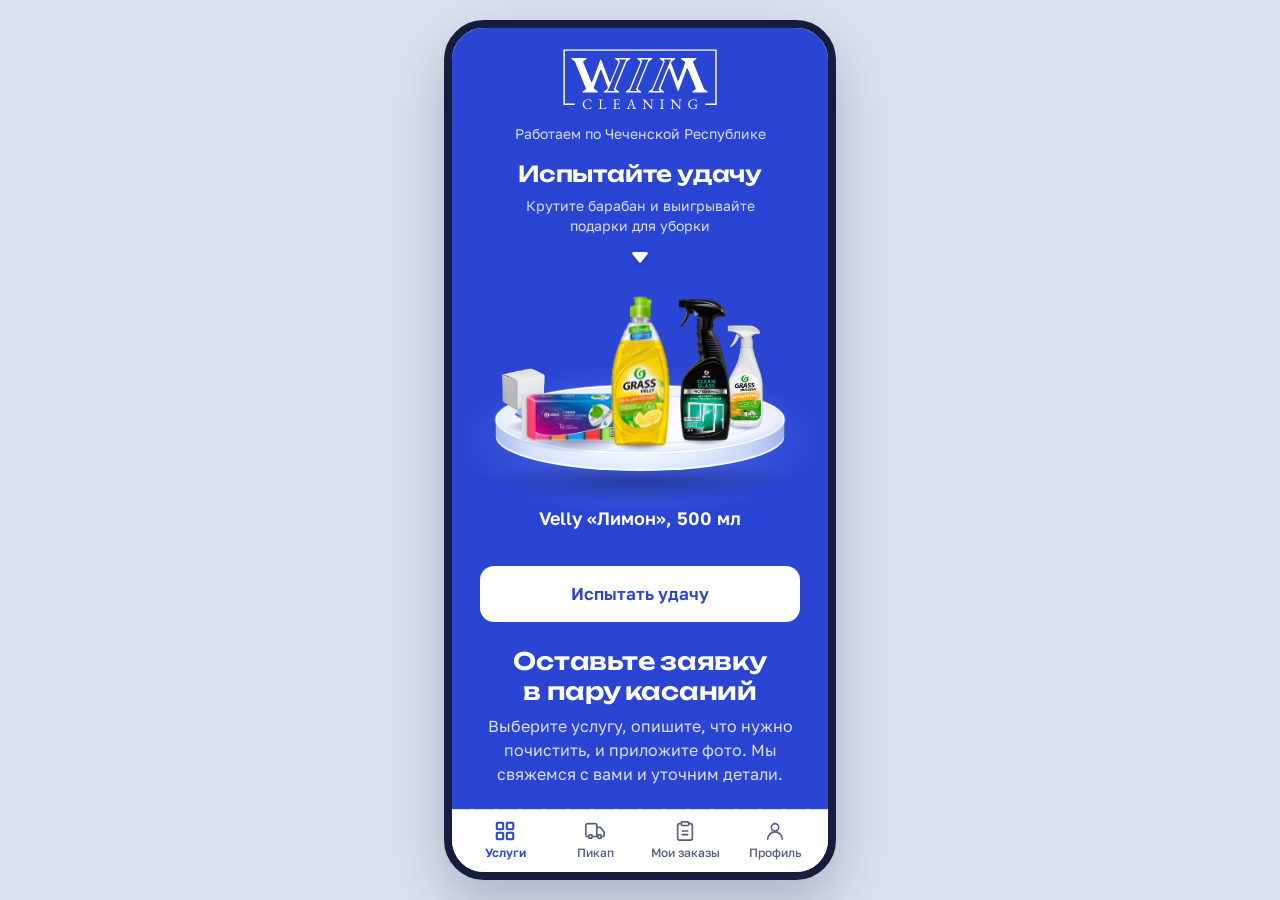
<file: v2/index.html>
<!doctype html>
<html lang="ru">
<head>
<meta charset="utf-8">
<meta name="viewport" content="width=device-width, initial-scale=1, viewport-fit=cover">
<title>Wimcleaning</title>
<meta name="theme-color" content="#2A45D4" id="themeColor">
<link rel="manifest" href="manifest.webmanifest">
<link rel="apple-touch-icon" href="icon-180.png">
<link rel="icon" type="image/png" sizes="192x192" href="icon-192.png">
<meta name="apple-mobile-web-app-capable" content="yes">
<meta name="mobile-web-app-capable" content="yes">
<meta name="apple-mobile-web-app-title" content="Wimcleaning">
<meta name="apple-mobile-web-app-status-bar-style" content="black-translucent">
<link rel="preconnect" href="https://fonts.googleapis.com">
<link rel="preconnect" href="https://fonts.gstatic.com" crossorigin>
<link rel="stylesheet" href="https://fonts.googleapis.com/css2?family=Golos+Text:wght@400;500;600&family=Unbounded:wght@500;600&display=swap">
<style>
/* Раскладка: рамка телефона по центру (на телефоне на весь экран): полоса «Прототип», экран с прокруткой, нижняя панель. */
:root{
  /* «Синька и кайма»: синька — средство для подсинивания белья; охра — нить ковровой каймы */
  --ink:#161C3D; --primary:#2A45D4; --primary-dark:#1B2B8C; --on-primary:#FFFFFF;
  --accent:var(--primary);
  --bg:#F2F5FA; --surface:#FFFFFF; --mist:#E4EAFB; --line:#DCE2EE; --muted:#545E7E;
  --ochre:#C99A2E; --ochre-ink:#6B4C00; --ochre-bg:#FBF2DC;
  --ok:#1F7A4D; --warn:#8A5A00; --danger:#B4232F; --demo:var(--ochre-ink); --demo-bg:var(--ochre-bg);
  --stage:#DCE3F0;
  /* шкала отступов (design.md §5.1): других значений нет */
  --s1:4px; --s2:8px; --s3:12px; --s4:16px; --s5:24px; --s6:32px;
  --font:'Golos Text',system-ui,-apple-system,'Segoe UI',Roboto,'Helvetica Neue',Arial,sans-serif;
  --display:'Unbounded','Golos Text',system-ui,sans-serif;
  --kaima:url("data:image/svg+xml,%3Csvg xmlns='http://www.w3.org/2000/svg' width='24' height='14' viewBox='0 0 24 14'%3E%3Cpath d='M12 1l6 6-6 6-6-6z' fill='%23C99A2E'/%3E%3Cpath d='M12 4.5l2.5 2.5-2.5 2.5-2.5-2.5z' fill='%23161C3D'/%3E%3Cpath d='M0 7l3-3 3 3-3 3zM24 7l-3-3-3 3 3 3z' fill='%23F2F5FA'/%3E%3C/svg%3E");
  color-scheme:light;
}
*{box-sizing:border-box}
html,body{height:100%;margin:0}
/* полосы прокрутки скрыты, прокрутка жестом работает */
*{scrollbar-width:none;-ms-overflow-style:none}
*::-webkit-scrollbar{display:none;width:0;height:0}
body{background:var(--stage);color:var(--ink);font:400 16px/1.5 var(--font);-webkit-text-size-adjust:100%;overflow-x:hidden}
h1,h2,h3,p{margin:0}
h1,h2,h3{text-wrap:balance;font-weight:600}
.h1,.h2,.big{font-family:var(--display);letter-spacing:-.01em}
button,input,select,textarea{font:inherit;color:inherit}
button{cursor:pointer;border:0;background:none;padding:0}
:focus-visible{outline:3px solid var(--primary);outline-offset:2px;border-radius:8px}
.stage{height:100%;height:100dvh;display:grid;place-items:center}
.phone{width:100%;height:100%;display:flex;flex-direction:column;background:var(--bg);position:relative;overflow:hidden;min-width:0}
@media(min-width:600px){
  .stage{padding:16px}
  .phone{width:392px;height:min(860px,100%);border-radius:40px;border:8px solid var(--ink);box-shadow:0 24px 60px rgba(22,28,61,.25)}
}
.sr{position:absolute;width:1px;height:1px;overflow:hidden;clip:rect(0 0 0 0)}

/* полоса прототипа */
.proto{flex:none;height:env(safe-area-inset-top,0px);background:var(--bg)}
.proto[data-tone=hero]{background:var(--primary)}
.proto[data-tone=admin]{background:var(--ink)}
.ahead .exit{margin-left:auto;color:#fff;font-size:14px;line-height:20px;font-weight:600;min-height:44px;padding:0 var(--s3);border-radius:99px;background:rgba(255,255,255,.14)}

.ahead{background:var(--ink);color:#fff;flex:none;height:52px;display:flex;align-items:center;gap:var(--s3);padding-left:max(16px,env(safe-area-inset-left,0px));padding-right:max(16px,env(safe-area-inset-right,0px))}
.ahead b{font-size:16px;line-height:22px;font-weight:600}

.screen{flex:1;min-height:0;overflow-y:auto;overflow-x:hidden;padding:var(--s4);-webkit-overflow-scrolling:touch;overscroll-behavior:contain}
.screen>.in{display:grid;gap:var(--s5);animation:slide .22s ease-out both;align-content:start;min-width:0}
.screen>.in>*{min-width:0}
/* заголовок экрана: «Назад» → 8 → заголовок → 16 → первый блок */
.in>.back{margin-bottom:calc(var(--s2) - var(--s5))}
.in>.h1,.in>.head{margin-bottom:calc(var(--s4) - var(--s5))}
.head{display:flex;flex-wrap:wrap;align-items:center;justify-content:space-between;gap:var(--s3)}
.head .h1{min-width:0}
.head .chip{flex:none}
.head-ico{display:flex;align-items:center;gap:var(--s3)}
/* закреплённая главная кнопка (§5.5) */
.cta-bar{flex:none;background:var(--surface);border-top:1px solid var(--line);padding-block:var(--s3);padding-left:max(16px,env(safe-area-inset-left,0px));padding-right:max(16px,env(safe-area-inset-right,0px))}
.cta-bar .btn{min-height:48px}
.textbtn{min-height:44px;width:100%;color:var(--muted);font-weight:500;font-size:14px;line-height:20px;text-align:center}
@keyframes slide{from{opacity:0;transform:translateX(16px)}to{opacity:1;transform:none}}

.tabbar{flex:none;display:grid;grid-auto-flow:column;grid-auto-columns:1fr;background:var(--surface);border-top:1px solid var(--line);padding:4px 8px calc(4px + env(safe-area-inset-bottom,0px))}
.tabbar button{display:grid;justify-items:center;gap:2px;font-size:12px;font-weight:500;color:var(--muted);min-height:52px;padding:6px 2px;border-radius:14px}
.tabbar button[aria-current=page]{color:var(--primary);font-weight:600}
.tabbar button[aria-current=page] svg{stroke-width:2.25}
.tabbar svg{width:24px;height:24px}
.tabbar button{position:relative}
.tabbar .badge{position:absolute;top:2px;left:calc(50% + 4px);min-width:18px;height:18px;padding:0 5px;border-radius:9px;background:var(--primary);color:#fff;font-size:11px;line-height:18px;font-weight:700;font-variant-numeric:tabular-nums}
/* Пикап: позиции на странице услуги */
.pos{display:grid;gap:var(--s3);padding:var(--s4) 0;border-top:1px solid var(--line)}
.pos:first-child{border-top:0;padding-top:var(--s2)}
.pos-h{display:flex;align-items:center;justify-content:space-between;min-height:40px}
.iconbtn.sm{width:40px;height:40px;border-radius:12px;background:transparent;color:var(--muted)}
.iconbtn.sm svg{width:20px;height:20px}
.dims{display:grid;grid-template-columns:1fr 12px 1fr 72px;gap:var(--s2);align-items:end}
.dim{display:grid;gap:4px;min-width:0}
.dim label,.area span{font-size:12px;line-height:16px;color:var(--muted)}
.dim .inp{text-align:center;font-weight:600;font-variant-numeric:tabular-nums;padding:10px 4px}
.dims .x{padding-bottom:13px;color:var(--muted);text-align:center}
.area{display:grid;gap:4px;justify-items:end;min-width:0}
.area b{min-height:48px;display:flex;align-items:center;font-variant-numeric:tabular-nums;white-space:nowrap}
.pos-f{display:flex;justify-content:space-between;align-items:center;gap:var(--s2);min-height:20px}
.pos-f .err{color:var(--danger);font-size:12px;line-height:16px}
.pos-f b{font-variant-numeric:tabular-nums;white-space:nowrap;margin-left:auto}
.pos .inp.bad{border-color:var(--danger)}
.seg3{display:grid;grid-template-columns:repeat(3,1fr);gap:var(--s2)}
.seg3 .pick{padding:0 4px}
.addpos{display:flex;align-items:center;justify-content:center;gap:8px;min-height:48px;width:100%;border:1.5px dashed var(--primary);border-radius:14px;color:var(--primary);font-weight:600}
.addpos svg{width:20px;height:20px}
.ed-total{display:flex;justify-content:space-between;align-items:baseline;gap:var(--s2);margin-top:var(--s4);padding-top:var(--s3);border-top:1px solid var(--line)}
.ed-total b,.sumbig{font-size:20px;line-height:24px;white-space:nowrap;font-variant-numeric:tabular-nums}
.grp-h{display:flex;gap:var(--s3);align-items:center}
.grow{flex:1;min-width:0}
.nowrap{white-space:nowrap}
.lines{margin:0;padding-left:18px;display:grid;gap:2px;color:var(--muted);font-size:14px;line-height:20px}
.brief{display:grid;gap:4px}

svg.ic{width:22px;height:22px;fill:none;stroke:currentColor;stroke-width:1.75;stroke-linecap:round;stroke-linejoin:round;flex:none}

/* знак */
.logo{display:block;width:156px;height:auto;aspect-ratio:778/320;color:var(--ink);fill:currentColor;flex:none}
.hero .logo{color:#fff}
.ahead .logo{width:72px;color:#fff}
/* шапка главной: единственное яркое место; кайма по нижнему краю */
.hero{margin:calc(-1 * var(--s4)) calc(-1 * var(--s4)) 0;padding:20px var(--s4) 28px;background:var(--primary);color:var(--on-primary);display:grid;gap:var(--s4);position:relative}
.hero{text-align:center;justify-items:center}
.hero .brand{display:grid;gap:var(--s3);justify-items:center}
.hero .lead{display:grid;gap:var(--s2);justify-items:center;max-width:32ch}
/* синее продолжение шапки вверх: видно только при оттягивании экрана вниз */
.hero::before{content:"";position:absolute;left:0;right:0;bottom:100%;height:100vh;background:var(--primary);pointer-events:none}
.hero::after{content:"";position:absolute;left:0;right:0;bottom:-7px;height:14px;background:var(--kaima) repeat-x center/24px 14px}
.hero .muted{color:#D9DFFB}
.hero .h1{font-size:24px;line-height:30px}
.hero :focus-visible{outline-color:#fff}
/* призовая карусель GRASS в шапке (design.md «Версия 2»); всё под префиксом .lot */
.lot{width:100%;max-width:400px;display:grid;justify-items:center;margin-bottom:var(--s2)}
.lot-h{font:600 22px/28px var(--display);letter-spacing:-.01em;color:#fff}
.lot-sub{margin-top:var(--s2);max-width:30ch}
.lot-scene{--W:343px;position:relative;width:100%;height:calc(var(--W) * .64 + 6px);margin-top:var(--s3);
  --R:calc(var(--W) * .32);--yc:calc(var(--W) * .48 + 6px);/* +6px = LOT_OFF в JS */--brx:calc(var(--W) * .42);--bry:calc(var(--W) * .10);--side:calc(var(--W) * .05);--hc:calc(var(--W) * .48)}
.lot-scene>*{pointer-events:none}
.lot-glow{position:absolute;left:50%;top:calc(var(--yc) + var(--side) + var(--bry) - var(--W)*.03);width:calc(var(--brx)*2.3);height:calc(var(--W)*.12);transform:translateX(-50%);
  background:radial-gradient(closest-side,rgba(10,18,84,.42),rgba(10,18,84,.18) 55%,rgba(10,18,84,0))}
.lot-halo{position:absolute;left:50%;top:calc(var(--yc) - var(--bry)*1.6);width:calc(var(--brx)*2.5);height:calc(var(--bry)*2 + var(--side) + var(--bry)*1.6 + var(--W)*.03);transform:translateX(-50%);
  background:radial-gradient(closest-side,rgba(148,190,255,.40),rgba(148,190,255,.14) 60%,rgba(148,190,255,0))}
.lot-side{position:absolute;left:50%;top:var(--yc);width:calc(var(--brx)*2);height:calc(var(--side) + var(--bry));transform:translateX(-50%);
  border-radius:0 0 var(--brx) var(--brx) / 0 0 var(--bry) var(--bry);
  background:linear-gradient(180deg,rgba(255,255,255,0) 55%,rgba(196,216,255,.55) 100%),linear-gradient(90deg,#A9BCEF 0%,#DCE5FC 14%,#F7F9FF 38%,#FFFFFF 50%,#EDF2FE 66%,#C8D5F7 88%,#9FB3EB 100%);
  box-shadow:inset 0 -2px 0 rgba(255,255,255,.75)}
.lot-top{position:absolute;left:50%;top:calc(var(--yc) - var(--bry));width:calc(var(--brx)*2);height:calc(var(--bry)*2);transform:translateX(-50%);border-radius:50%;
  background:radial-gradient(ellipse 70% 80% at 50% 60%,#FFFFFF 0%,#F6F8FF 50%,#E3EAFC 82%,#CFDBF8 100%);
  box-shadow:inset 0 0 0 1.5px rgba(255,255,255,.95),inset 0 -3px 6px rgba(120,150,230,.25),0 0 0 1px rgba(205,222,255,.55)}
.lot-top::after{content:"";position:absolute;inset:14% 9%;border-radius:50%;box-shadow:inset 0 0 0 1px rgba(170,195,245,.45)}
.lot-spot{position:absolute;left:50%;top:calc(var(--yc) + var(--W)*.077 - var(--W)*.05);width:calc(var(--W)*.36);height:calc(var(--W)*.10);transform:translateX(-50%);border-radius:50%;
  background:radial-gradient(closest-side,rgba(150,190,255,.60),rgba(150,190,255,.26) 55%,rgba(150,190,255,0));opacity:0;transition:opacity .2s ease-out}
.lot-beam{position:absolute;left:50%;bottom:calc(100% - var(--yc) - var(--W)*.077);width:calc(var(--W)*.42);height:calc(var(--W)*.50);transform:translateX(-50%);
  background:radial-gradient(ellipse 50% 100% at 50% 100%,rgba(205,224,255,.38),rgba(205,224,255,0) 100%);opacity:0;transition:opacity .2s ease-out}
.lot-ring{position:absolute;inset:0}
.lot-item{position:absolute;left:50%;top:0;width:0;height:0;will-change:transform,opacity}
.lot-item img{position:absolute;left:0;bottom:0;height:calc(var(--hc) * var(--k));width:auto;max-width:none;transform:translate(calc(-50% + var(--dx)*1%),calc(var(--drop)*1%));
  -webkit-user-drag:none;user-select:none;transition:transform .32s ease-out}
.lot-item i{position:absolute;left:0;bottom:0;width:calc(var(--hc) * var(--sw));height:calc(var(--hc) * var(--sw) * .24);transform:translate(-50%,45%);border-radius:50%;
  background:radial-gradient(closest-side,rgba(18,30,110,.50),rgba(18,30,110,.20) 60%,rgba(18,30,110,0))}
.lot-pointer{position:absolute;left:50%;top:4px;width:16px;height:11px;transform:translateX(-50%);z-index:300;filter:drop-shadow(0 2px 2px rgba(10,18,80,.35))}
.lot-pointer svg{display:block;width:16px;height:11px}
.lot[data-state=result] .lot-spot,.lot[data-state=result] .lot-beam{opacity:1;transition-duration:.45s}
.lot[data-state=result] .lot-item.win img{transform:translate(calc(-50% + var(--dx)*1%),calc(var(--drop)*1%)) scale(1.04)}
.lot[data-state=loading] .lot-ring,.lot[data-state=error] .lot-ring{visibility:hidden}
.lot-cap{min-height:72px;margin-top:var(--s2);display:grid;align-content:start;gap:var(--s1);max-width:28ch}
.lot-kick{font:500 14px/20px var(--font);color:#D9DFFB}
.lot-name{font:600 18px/24px var(--font);color:#fff;overflow-wrap:anywhere}
.lot[data-state=spinning] .lot-name{color:#D9DFFB;font-weight:500}
.lot:not([data-state=result]) .lot-kick{visibility:hidden}
.lot-btn{margin-top:var(--s3);width:100%;max-width:320px;min-height:56px;padding:var(--s3) var(--s5);border-radius:14px;background:#fff;color:var(--primary);font:600 17px/24px var(--font);transition:background-color .1s,transform .1s}
.lot-btn:active{transform:scale(.97);background:var(--mist)}
.hero .lot-btn:focus-visible{outline:3px solid #fff;outline-offset:3px;border-radius:14px}
.lot-btn[aria-disabled=true]{background:#C9D1F5;color:var(--primary-dark);cursor:default;transform:none}
@media (prefers-reduced-motion:reduce){.lot-spot,.lot-beam,.lot-item img,.lot[data-state=result] .lot-spot,.lot[data-state=result] .lot-beam{transition:none}.lot[data-state=result] .lot-item.win img{transform:translate(calc(-50% + var(--dx)*1%),calc(var(--drop)*1%))}}

/* элементы */
.card{background:var(--surface);border-radius:20px;padding:var(--s4);box-shadow:0 0 0 1px var(--line) inset}
.card>:first-child{margin-top:0}
.card.tap{display:block;width:100%;text-align:left}
.card.tap.ocard,.card.tap.active-order{display:grid}
.stack{display:grid;gap:var(--s2)}
.card.stack{gap:var(--s3)}
.card.stack.roomy{gap:var(--s4)}
.stack.tight{gap:var(--s1)}
.card.stack>.after-btns{margin-top:calc(var(--s2) - var(--s3))}
.grid2 .btn{min-height:44px}
.center{text-align:center}
.row{display:flex;align-items:center;gap:var(--s3)}
.row.sb{justify-content:space-between}
.muted{color:var(--muted)}
.small{font-size:14px;line-height:20px}
.xs{font-size:12px;line-height:16px}
.h1{font-size:24px;line-height:30px}
.h2{font-size:18px;line-height:24px}
h3{font-size:16px;line-height:22px}
.btn{display:inline-flex;align-items:center;justify-content:center;gap:8px;min-height:48px;padding:10px 20px;border-radius:14px;font-weight:600;transition:transform .1s;width:100%;text-align:center}
.btn:active{transform:scale(.97)}
.btn.pri{background:var(--primary);color:var(--on-primary)}
.btn.pri:active{background:var(--primary-dark)}
.btn.sec{background:var(--mist);color:var(--primary-dark)}
.btn.out{background:var(--surface);box-shadow:0 0 0 1.5px var(--line) inset}
.btn.dng{background:var(--surface);color:var(--danger);box-shadow:0 0 0 1.5px var(--danger) inset}
.btn.dark{background:var(--ink);color:#fff}
.btn[disabled]{opacity:.55;pointer-events:none}
.btn.ok{background:var(--ok);color:#fff}
.btn.ok svg{stroke-width:3}
.iconbtn{width:44px;height:44px;border-radius:14px;display:grid;place-items:center;background:var(--mist);color:var(--primary-dark)}
.back{display:inline-flex;align-items:center;gap:var(--s1);color:var(--primary);font-weight:600;min-height:44px;margin-top:calc(-1 * var(--s2));margin-left:calc(-1 * var(--s2));padding:0 var(--s2);justify-self:start}
.chip{display:inline-flex;align-items:center;gap:6px;font-size:12px;line-height:16px;font-weight:600;padding:var(--s1) var(--s3);border-radius:99px;white-space:nowrap;background:var(--mist);color:var(--primary-dark);flex:none}
.chip.demo{background:var(--demo-bg);color:var(--demo);box-shadow:0 0 0 1px rgba(201,154,46,.55) inset;border-radius:4px 99px 99px 4px;padding:2px var(--s2);height:20px}
/* цена и бирка ДЕМО — одна строка, бирка не переносится (§5.3) */
.price-line{display:flex;align-items:center;gap:var(--s2);flex-wrap:nowrap;white-space:nowrap}
.price-line b{font-weight:600}
.price-line.md{font-size:20px;line-height:24px}
.chip.demo::before{content:"";width:5px;height:5px;border-radius:99px;background:var(--surface);box-shadow:0 0 0 1px var(--ochre)}
.chip.s-accepted{background:#E7EAF2;color:#2E3655}
.chip.s-picked_up{background:#DDF0F4;color:#0F5466}
.chip.s-in_progress{background:var(--mist);color:var(--primary-dark)}
.chip.s-ready{background:#DFF2E6;color:#1B6B3F}
.chip.s-delivered{background:var(--ok);color:#fff}
.chip.s-cancelled{background:#FBE3E3;color:#A11D2B}
.ico{width:48px;height:48px;border-radius:14px;background:var(--mist);color:var(--primary);display:grid;place-items:center;flex:none}
.ico svg{width:26px;height:26px}
.notice{background:var(--demo-bg);color:var(--ochre-ink);border-radius:14px;padding:var(--s3);font-size:14px;line-height:20px}
.notice.warn{background:#FFF1D6;color:#6B4200}
.notice.err{background:#FBE3E3;color:#8E1A25}
.list{margin:0;padding-left:20px;display:grid;gap:var(--s2)}
.hr{height:1px;background:var(--line);border:0;margin:0}
.sect{display:grid;gap:var(--s3)}

/* формы */
.form{display:grid;gap:var(--s4)}
.field{display:grid;gap:0}
.field>label,.field>.lbl{font-weight:600;font-size:14px;line-height:20px;margin-bottom:var(--s2)}
.field>.lbl.row{display:flex;justify-content:space-between}
.field>.lbl .cnt-ph{font-weight:500;color:var(--muted)}
.field .help{font-size:12px;line-height:16px;color:var(--muted);margin-top:var(--s1)}
.field .error{font-size:14px;line-height:20px;color:var(--danger);font-weight:500;margin-top:var(--s1)}
.inp{width:100%;min-height:48px;padding:10px 14px;border-radius:14px;border:1.5px solid var(--line);background:var(--surface)}
.inp:focus{outline:3px solid rgba(42,69,212,.30);border-color:var(--primary)}
.inp.bad{border-color:var(--danger)}
textarea.inp{min-height:84px;resize:vertical}
.chips{display:flex;flex-wrap:wrap;gap:var(--s2)}
.pick{min-height:44px;padding:0 var(--s3);border-radius:14px;border:1.5px solid var(--line);background:var(--surface);font-weight:500;font-size:14px;line-height:20px;white-space:nowrap;text-align:center}
.pick[aria-pressed=true]{background:var(--primary);color:#fff;border-color:var(--primary)}
/* ровная сетка чипов выбора: 2 колонки одинаковой ширины (§5.4) */
.grid2{display:grid;grid-template-columns:1fr 1fr;gap:var(--s2)}
.grid2 .pick{min-height:48px;font-variant-numeric:tabular-nums}
.grid2 .pick.s44{min-height:44px}
.grid2 .full{grid-column:1/-1}
/* сегмент-переключатель (§5.4а) */
.segm{display:grid;grid-auto-flow:column;grid-auto-columns:1fr;background:var(--mist);border-radius:14px;padding:var(--s1);min-height:44px}
.segm button{border-radius:10px;font-size:14px;line-height:20px;font-weight:500;color:var(--muted);min-height:36px;white-space:nowrap;padding:0 var(--s1)}
.segm button[aria-pressed=true]{background:var(--surface);box-shadow:0 0 0 1px var(--line) inset;color:var(--ink);font-weight:600}
/* горизонтальная лента чипов (админка) */
.ribbon{display:flex;gap:var(--s2);margin:0 calc(-1 * var(--s4));padding:var(--s1) var(--s4);overflow-x:auto;scroll-snap-type:x proximity;scrollbar-width:none}
.ribbon::-webkit-scrollbar{display:none}
.ribbon button{flex:none;scroll-snap-align:start;height:36px;padding:0 var(--s3);border-radius:99px;border:1.5px solid var(--line);background:var(--surface);font-size:14px;line-height:20px;font-weight:500;display:inline-flex;align-items:center;gap:6px;white-space:nowrap;position:relative}
.ribbon button::after{content:'';position:absolute;left:0;right:0;top:-4px;bottom:-4px}
.ribbon button b{font-weight:600;font-variant-numeric:tabular-nums}
.ribbon button[aria-pressed=true]{background:var(--primary);color:#fff;border-color:var(--primary)}
.stepper{display:grid;grid-template-columns:48px 1fr 48px;gap:var(--s2);align-items:center}
.stepper input{text-align:center;font-weight:600;font-size:20px;line-height:24px;font-variant-numeric:tabular-nums}
.stepper .iconbtn{width:48px;height:48px}
.stepper.mini{grid-template-columns:44px 32px 44px}
.stepper.mini .iconbtn{width:44px;height:44px}
.stepper .num{text-align:center;font-size:20px;line-height:24px;font-weight:600;font-variant-numeric:tabular-nums}

/* каталог */
.svc-list{background:var(--surface);border-radius:20px;box-shadow:0 0 0 1px var(--line) inset;display:grid;overflow:hidden}
.svc{display:grid;grid-template-columns:48px 1fr 20px;gap:var(--s3);align-items:center;text-align:left;width:100%;padding:var(--s3) var(--s4);min-height:72px;transition:background-color .12s}
.svc>span{display:grid;gap:2px;min-width:0}
.svc+.svc{border-top:1px solid var(--line)}
.svc:active{background:var(--mist)}
.svc .chev{color:var(--muted);width:20px;height:20px}
.svc h3{font-size:17px;line-height:22px}
.svc .price-line{font-size:14px;line-height:20px;font-weight:600}
.svc .note{font-size:14px;line-height:20px;color:var(--muted)}
.active-order{display:grid;gap:0}
.active-order .row{margin-top:var(--s1)}
.active-order .clamp{margin-top:var(--s2);display:-webkit-box;-webkit-line-clamp:2;-webkit-box-orient:vertical;overflow:hidden}

/* калькулятор */
.calc{display:grid;gap:var(--s3);min-width:0}
.calc>*{min-width:0}
.calc .hint:empty{display:none}
.calc .total{margin-top:var(--s1)}
.calc .total p{margin-top:var(--s1)}
.slider{display:grid}
.slider>.row{margin-bottom:var(--s2)}
.rug-wrap{border-radius:16px;background:var(--bg);padding:10px;box-shadow:0 0 0 1px var(--line) inset}
.rug{display:block;width:100%;height:auto;border-radius:6px}
.big{font-size:36px;line-height:40px;font-weight:600;font-variant-numeric:tabular-nums;letter-spacing:-.5px}
.area-read{display:flex;align-items:baseline;gap:6px;font-size:20px;line-height:24px;font-weight:600;font-variant-numeric:tabular-nums}
input[type=range]{-webkit-appearance:none;appearance:none;width:100%;height:44px;background:transparent;margin:0;touch-action:pan-y}
input[type=range]::-webkit-slider-runnable-track{height:10px;border-radius:99px;background:linear-gradient(90deg,var(--primary) var(--p,0%),var(--mist) var(--p,0%))}
input[type=range]::-moz-range-track{height:10px;border-radius:99px;background:var(--mist)}
input[type=range]::-moz-range-progress{height:10px;border-radius:99px;background:var(--primary)}
input[type=range]::-webkit-slider-thumb{-webkit-appearance:none;width:30px;height:30px;margin-top:-10px;background:var(--primary);border:3px solid #fff;border-radius:50% 50% 50% 0;transform:rotate(-45deg);box-shadow:0 2px 6px rgba(22,28,61,.35)}
input[type=range]::-moz-range-thumb{width:26px;height:26px;background:var(--primary);border:3px solid #fff;border-radius:50% 50% 50% 0;transform:rotate(-45deg);box-shadow:0 2px 6px rgba(22,28,61,.35)}
.scale{display:flex;justify-content:space-between;font-size:12px;color:var(--muted)}

/* фото */
.photos{display:grid;grid-template-columns:repeat(3,1fr);gap:8px}
.ph{position:relative;aspect-ratio:1;border-radius:12px;overflow:hidden;background:var(--mist)}
.ph img{width:100%;height:100%;object-fit:cover;display:block}
.ph button.rm{position:absolute;top:0;right:0;width:44px;height:44px;border-radius:99px;background:none;color:#fff;display:grid;place-items:center}
.ph button.rm::before{content:'';position:absolute;inset:6px;border-radius:99px;background:rgba(22,28,61,.82)}
.ph button.rm svg{width:16px;height:16px;position:relative}
.ph.view{cursor:zoom-in}
.addph{aspect-ratio:1;border:2px dashed var(--primary);border-radius:12px;color:var(--primary);display:grid;place-content:center;justify-items:center;gap:var(--s1);font-size:12px;line-height:16px;font-weight:600;background:var(--surface);text-align:center;padding:var(--s1)}
.drop-hint{border:2px dashed var(--primary);border-radius:14px;height:96px;color:var(--primary);display:flex;align-items:center;justify-content:center;gap:var(--s2);font-weight:600;background:var(--surface);width:100%}

/* трекер */
.track{display:grid;gap:0;margin:0;padding:0;list-style:none}
.step{display:grid;grid-template-columns:28px 1fr;gap:var(--s3);position:relative;padding-bottom:var(--s4);min-height:44px}
.step:last-child{padding-bottom:0}
.dot{width:28px;height:28px;border-radius:99px;border:2px solid var(--line);background:var(--surface);display:grid;place-items:center;color:#fff;position:relative;z-index:1}
.dot svg{width:16px;height:16px;stroke-width:3}
.step::before{content:"";position:absolute;left:13px;top:28px;bottom:0;width:2px;background:var(--line)}
.step:last-child::before{display:none}
.step::after{content:"";position:absolute;left:13px;top:28px;bottom:0;width:2px;background:var(--primary);transform:scaleY(0);transform-origin:top}
.step.done::after{transform:scaleY(1);animation:flow .3s ease-out}
.step.done.last::after{transform:scaleY(0)}
.step.done .dot{background:var(--primary);border-color:var(--primary)}
.step.now .dot{background:var(--surface);border:3px solid var(--primary);color:var(--primary);animation:pop .3s ease-out}
.step.now .dot::before{content:'';width:10px;height:10px;border-radius:99px;background:var(--primary)}
.step.bad .dot{background:var(--danger);border-color:var(--danger)}
.step.bad::before,.step.bad::after{display:none}
.step.skip .dot{opacity:.5}
.step h4{margin:0;font-size:16px;font-weight:600;line-height:28px}
.step.future h4{color:var(--muted);font-weight:500}
.step p{font-size:14px;line-height:20px;color:var(--muted);margin-top:2px}
.step time{display:block;font-size:12px;line-height:16px;color:var(--muted);margin-top:2px}
@keyframes flow{from{transform:scaleY(0)}to{transform:scaleY(1)}}
@keyframes pop{from{transform:scale(.6);opacity:.4}to{transform:none;opacity:1}}

/* штамп «принято» */
.stamp{width:96px;height:96px;border-radius:99px;background:var(--mist);display:grid;place-items:center;margin:var(--s2) auto 0}
.stamp svg{width:56px;height:56px;fill:none;stroke:var(--primary);stroke-width:3.5;stroke-linecap:round;stroke-linejoin:round}
.stamp path{stroke-dasharray:40;stroke-dashoffset:40;animation:draw .5s .15s ease-out forwards}
@keyframes draw{to{stroke-dashoffset:0}}

/* скелетоны */
.skel{height:84px;border-radius:20px;background:linear-gradient(90deg,#E6EBF4,#F4F6FB,#E6EBF4);background-size:200% 100%;animation:shimmer 1.8s linear infinite}
@keyframes shimmer{to{background-position:-200% 0}}
.spin{width:18px;height:18px;border:3px solid rgba(255,255,255,.35);border-top-color:#fff;border-radius:99px;animation:rot .7s linear infinite}
@keyframes rot{to{transform:rotate(360deg)}}

/* админка */
.filters{display:grid}
.filters>.inp{margin-bottom:var(--s3)}
.filters>.ribbon+.ribbon{margin-top:var(--s2)}
.filters>.segm{margin-top:var(--s2)}
.filters>.stack{margin-top:var(--s2)}
.listhead{display:grid;gap:var(--s2);margin-top:calc(var(--s4) - var(--s5))}
.cards{display:grid;gap:var(--s3)}
.ocard{display:grid;gap:0}
.ocard .row{gap:var(--s2)}
.ocard>.row+*{margin-top:var(--s1)}
.ocard>.xs{margin-top:var(--s1)}
/* подпись над значением, по левому краю (§5.7) */
.kv{display:grid;grid-template-columns:1fr 1fr;gap:var(--s3) var(--s4);margin:0}
.kv>div{min-width:0;display:grid;gap:var(--s1)}
.kv>.wide{grid-column:1/-1}
.kv dt{font-size:12px;line-height:16px;color:var(--muted)}
.kv dd{margin:0;font-size:16px;line-height:22px;color:var(--ink);overflow-wrap:anywhere}
.kv a.tel{display:inline-flex;align-items:center;min-height:44px;margin-block:-11px;color:var(--primary);font-weight:600}
.sum-in{display:grid;grid-template-columns:1fr auto;gap:var(--s2);align-items:center}
.sum-in .inp-wrap{position:relative}
.sum-in .inp-wrap .inp{padding-right:36px}
.sum-in .inp-wrap span{position:absolute;right:14px;top:50%;transform:translateY(-50%);color:var(--muted)}
.wrap{min-width:0;overflow-wrap:anywhere}
.slot{display:grid;gap:var(--s2)}
.bar{height:8px;border-radius:99px;background:var(--mist);overflow:hidden}
.bar i{display:block;height:100%;background:var(--primary);border-radius:99px}
.bar i.full{background:var(--danger)}
.hist{display:grid;margin:0;padding:0;list-style:none;font-size:14px;line-height:20px}
.hist li{display:flex;justify-content:space-between;gap:var(--s2);padding-block:var(--s2)}
.hist li+li{border-top:1px solid var(--line)}
.hist li .muted{font-variant-numeric:tabular-nums;white-space:nowrap}

/* оверлеи */
.overlay{position:absolute;inset:0;background:rgba(22,28,61,.6);display:flex;align-items:flex-end;z-index:20;animation:fade .16s ease-out}
.sheet{background:var(--surface);width:100%;border-radius:24px 24px 0 0;padding:var(--s5) var(--s4) calc(var(--s4) + env(safe-area-inset-bottom,0px));display:grid;gap:var(--s3);animation:up .22s ease-out;max-height:90%;overflow:auto}
.lightbox{align-items:center;justify-content:center;background:rgba(12,15,34,.94);flex-direction:column;gap:var(--s3);padding:var(--s4)}
.lightbox .btn{width:auto}
.lightbox img{max-width:100%;max-height:70%;border-radius:12px}
@keyframes fade{from{opacity:0}to{opacity:1}}
@keyframes up{from{transform:translateY(24px);opacity:.6}to{transform:none;opacity:1}}
.a2hs{position:absolute;left:var(--s3);right:var(--s3);bottom:calc(72px + env(safe-area-inset-bottom,0px));z-index:25;background:var(--ink);color:#fff;border-radius:16px;padding:12px 44px 12px 14px;display:grid;grid-template-columns:40px 1fr;gap:12px;align-items:center;box-shadow:0 12px 30px rgba(10,16,60,.35);animation:fade .2s}
.a2hs .ai{width:40px;height:40px;border-radius:10px;overflow:hidden}
.a2hs .ai img{width:100%;height:100%;display:block}
.a2hs p{font-size:14px;line-height:20px}
.a2hs svg.sh{width:18px;height:18px;vertical-align:-3px;stroke:#fff;fill:none;stroke-width:2}
.a2hs .cl{position:absolute;top:4px;right:4px;width:40px;height:40px;display:grid;place-items:center;color:#fff}
.toast{position:absolute;left:var(--s4);right:var(--s4);bottom:84px;background:var(--ink);color:#fff;border-radius:14px;padding:12px 16px;font-weight:500;z-index:30;text-align:center;animation:fade .16s}

.phone.has-cta .toast{bottom:156px}
.empty{text-align:center;display:grid;gap:var(--s3);justify-items:center;padding:var(--s6) var(--s4)}

@media (prefers-reduced-motion:reduce){
  *,*::before,*::after{animation-duration:.001ms!important;animation-iteration-count:1!important;transition-duration:.001ms!important}
  .skel{animation:none}
}
/* бонусы и уровни */
.lvl{background:var(--primary);color:#fff;border-radius:20px;padding:var(--s4);display:grid;gap:var(--s3)}
.lvl .top{display:flex;justify-content:space-between;align-items:flex-end;gap:var(--s3)}
.lvl .eyebrow{font-size:12px;line-height:16px;font-weight:700;letter-spacing:.08em;text-transform:uppercase;color:#F3D489}
.lvl .name{font-family:var(--display);font-size:20px;line-height:26px}
.lvl .pct{font-family:var(--display);font-size:44px;line-height:44px;font-weight:700;letter-spacing:-.02em}
.lvl .sub{color:#D9DFFB;font-size:14px;line-height:20px}
.lvl .bal{display:flex;justify-content:space-between;align-items:center;padding-top:var(--s3);border-top:1px solid rgba(255,255,255,.2);font-size:14px;line-height:20px}
.lvl .bal b{font-family:var(--display);font-size:18px;line-height:24px}
.lvl .btn{background:rgba(255,255,255,.14);color:#fff;min-height:44px}
.bar{height:8px;border-radius:99px;background:rgba(255,255,255,.22);overflow:hidden}
.bar i{display:block;height:100%;background:var(--ochre);border-radius:99px;transform-origin:left center}
.promo{display:flex;align-items:center;gap:var(--s3);width:100%;text-align:left;background:var(--ochre-bg);color:var(--ink);border-radius:20px;padding:var(--s3) var(--s4);box-shadow:0 0 0 1px rgba(201,154,46,.5) inset}
.promo .pp{flex:none;min-width:60px;display:grid;justify-items:center;font-family:var(--display);font-weight:700;font-size:20px;line-height:24px;color:var(--ochre-ink)}
.promo .pp small{font-size:11px;line-height:12px;font-weight:600}
.promo .grow{display:grid;gap:2px}
.promo b{font-size:15px;line-height:20px}
.promo .chev{flex:none;color:var(--ochre-ink)}
.bonus-line{display:flex;align-items:center;gap:var(--s2);font-size:14px;line-height:20px;color:var(--ochre-ink);background:var(--ochre-bg);border-radius:12px;padding:var(--s2) var(--s3)}
.bonus-line .ic{width:18px;height:18px;flex:none}
.tiers{display:grid;gap:var(--s2);list-style:none;padding:0;margin:0}
.tier{display:grid;grid-template-columns:60px 1fr;gap:var(--s3);align-items:center;background:var(--surface);border-radius:16px;padding:var(--s3);box-shadow:0 0 0 1px var(--line) inset}
.tier.cur{box-shadow:0 0 0 2px var(--primary) inset}
.tier .tp{font-family:var(--display);font-size:20px;line-height:24px;font-weight:700;color:var(--primary);text-align:center}
.tier h3{margin:0;font-size:16px;line-height:22px}
.chip.lv{background:var(--ochre-bg);color:var(--ochre-ink)}
.bswitch{display:flex;align-items:center;gap:var(--s3);width:100%;text-align:left;padding:var(--s3);border-radius:14px;background:var(--ochre-bg);color:var(--ink);min-height:56px}
.bswitch .grow{display:grid;gap:2px}
.bswitch .knob{flex:none;width:44px;height:26px;border-radius:99px;background:#CFC6AE;position:relative;transition:background .2s}
.bswitch .knob::after{content:"";position:absolute;top:3px;left:3px;width:20px;height:20px;border-radius:99px;background:#fff;box-shadow:0 1px 2px rgba(0,0,0,.25);transition:transform .2s}
.bswitch[aria-checked=true] .knob{background:var(--primary)}
.bswitch[aria-checked=true] .knob::after{transform:translateX(18px)}
#totalIn{display:grid;gap:var(--s3)}
</style>
<script src="https://cdnjs.cloudflare.com/ajax/libs/gsap/3.12.5/gsap.min.js"></script>
</head>
<body>
<!-- Логотип Wimcleaning (Материалы/Логотип/wim cleaning.svg, обрезан без белого фона), цвет через currentColor -->
<svg width="0" height="0" style="position:absolute" aria-hidden="true"><symbol id="wim-logo" viewBox="206 265 778 320"><path d="M212.9 272.0 L212.9 549.0 L269.64 549.0 L269.64 541.7 L220.2 541.7 L220.2 279.3 L970.3 279.3 L970.3 541.7 L920.86 541.7 L920.86 549.0 L977.6 549.0 L977.6 272.0 Z"/><path d="M689.045 472.874 L691.484 474.620 C693.724 476.223 692.590 479.754 689.837 479.754 L660.585 479.754 C657.813 479.754 656.691 476.182 658.969 474.598 C659.899 473.950 660.625 473.049 661.060 472.001 L718.636 332.953 C719.134 331.750 718.747 330.363 717.699 329.590 L714.511 327.241 C712.311 325.619 713.457 322.129 716.191 322.129 L746.118 322.129 C748.852 322.129 749.998 325.619 747.798 327.240 L746.201 328.417 C745.782 328.726 745.457 329.144 745.260 329.625 L688.072 469.500 C687.576 470.714 687.979 472.110 689.045 472.874 M694.509 320.466 L709.867 331.781 C710.912 332.551 711.300 333.932 710.809 335.133 L694.758 374.395 L655.826 468.412 C655.619 468.913 655.273 469.345 654.827 469.654 L637.980 481.371 C635.703 482.954 636.823 486.527 639.597 486.527 L711.739 486.527 C714.473 486.527 715.619 483.037 713.419 481.416 L698.066 470.101 C697.022 469.330 696.634 467.950 697.124 466.749 L736.450 370.560 L737.193 368.752 C738.175 366.366 741.575 366.428 742.469 368.848 L782.551 477.403 C783.462 479.871 786.952 479.871 787.863 477.403 L827.947 368.849 C828.841 366.428 832.241 366.367 833.223 368.753 L873.451 466.626 C873.944 467.827 873.558 469.211 872.512 469.981 L856.997 481.416 C854.797 483.037 855.943 486.527 858.677 486.527 L929.817 486.527 C932.551 486.527 933.697 483.037 931.497 481.416 L914.842 469.142 C914.423 468.833 914.098 468.415 913.900 467.934 L859.459 334.773 C858.963 333.559 859.365 332.163 860.433 331.399 L875.673 320.489 C877.912 318.886 876.778 315.355 874.025 315.355 L802.078 315.355 C799.306 315.355 798.186 318.928 800.462 320.511 L817.268 332.199 C817.738 332.526 818.099 332.989 818.301 333.526 L820.113 338.343 C820.354 338.982 820.356 339.687 820.117 340.327 L787.861 427.092 C786.947 429.552 783.468 429.552 782.554 427.092 L750.299 340.327 C750.062 339.687 750.063 338.982 750.303 338.343 L752.114 333.526 C752.316 332.989 752.677 332.526 753.148 332.199 L769.953 320.511 C772.230 318.928 771.109 315.355 768.337 315.355 L696.189 315.355 C693.455 315.355 692.308 318.845 694.509 320.466"/><path d="M577.356 479.754 L548.105 479.754 C545.332 479.754 544.211 476.182 546.488 474.598 C547.419 473.950 548.145 473.049 548.579 472.001 L606.156 332.953 C606.654 331.750 606.267 330.363 605.219 329.590 L602.030 327.241 C599.830 325.619 600.977 322.129 603.710 322.129 L633.637 322.129 C636.371 322.129 637.518 325.619 635.318 327.240 L633.721 328.418 C633.302 328.726 632.976 329.144 632.780 329.625 L575.592 469.500 C575.096 470.714 575.498 472.110 576.565 472.874 L579.004 474.620 C581.243 476.223 580.109 479.754 577.356 479.754 M639.269 332.740 L655.924 320.466 C658.125 318.844 656.978 315.355 654.245 315.355 L583.104 315.355 C580.371 315.355 579.224 318.844 581.424 320.466 L596.935 331.897 C597.983 332.669 598.369 334.057 597.871 335.259 L542.736 468.412 C542.529 468.913 542.182 469.345 541.737 469.654 L524.889 481.370 C522.612 482.954 523.732 486.527 526.505 486.527 L598.452 486.527 C601.205 486.527 602.338 482.995 600.100 481.393 L584.860 470.483 C583.793 469.719 583.391 468.322 583.887 467.108 L638.328 333.948 C638.525 333.466 638.850 333.048 639.269 332.740"/><path d="M466.369 479.754 L437.118 479.754 C434.345 479.754 433.224 476.182 435.501 474.598 C436.432 473.950 437.158 473.049 437.592 472.001 L495.168 332.953 C495.666 331.750 495.280 330.363 494.232 329.590 L491.043 327.241 C488.843 325.619 489.989 322.129 492.723 322.129 L522.650 322.129 C525.384 322.129 526.530 325.619 524.330 327.241 L522.733 328.418 C522.314 328.726 521.989 329.144 521.792 329.625 L464.605 469.500 C464.108 470.714 464.511 472.110 465.577 472.874 L468.017 474.620 C470.256 476.223 469.122 479.754 466.369 479.754 M529.186 332.740 L545.841 320.466 C548.041 318.844 546.894 315.355 544.161 315.355 L473.020 315.355 C470.287 315.355 469.140 318.844 471.340 320.466 L486.850 331.897 C487.898 332.669 488.285 334.057 487.786 335.259 L447.420 432.747 C446.434 435.128 443.040 435.062 442.147 432.645 L402.207 324.479 C401.296 322.011 397.806 322.011 396.894 324.479 L356.812 433.033 C355.919 435.453 352.518 435.515 351.537 433.129 L311.307 335.256 C310.813 334.055 311.201 332.671 312.246 331.900 L327.762 320.466 C329.962 318.844 328.815 315.355 326.082 315.355 L254.942 315.355 C252.208 315.355 251.061 318.844 253.262 320.466 L269.916 332.740 C270.335 333.048 270.661 333.466 270.858 333.948 L325.299 467.108 C325.795 468.322 325.393 469.719 324.327 470.483 L309.086 481.393 C306.847 482.995 307.981 486.527 310.734 486.527 L382.680 486.527 C385.453 486.527 386.573 482.954 384.297 481.371 L367.491 469.683 C367.020 469.356 366.660 468.892 366.457 468.355 L364.646 463.538 C364.406 462.900 364.405 462.195 364.642 461.555 L396.897 374.790 C397.811 372.330 401.290 372.330 402.205 374.790 L434.460 461.555 C434.699 462.195 434.697 462.900 434.456 463.539 L432.644 468.356 C432.442 468.893 432.081 469.356 431.611 469.683 L414.805 481.371 C412.528 482.954 413.649 486.527 416.422 486.527 L488.369 486.527 C491.122 486.527 492.256 482.995 490.017 481.393 L474.777 470.483 C473.710 469.719 473.307 468.322 473.804 467.108 L528.245 333.948 C528.442 333.466 528.767 333.048 529.186 332.740"/><path d="M335.0707692307692 570.0846153846154Q330.0092307692308 570.0846153846154 325.3092307692308 568.3492307692308Q320.60923076923075 566.6138461538461 316.9215384615385 563.3961538461538Q313.2338461538462 560.1784615384615 311.10076923076923 555.6592307692308Q308.9676923076923 551.14 308.9676923076923 545.6446153846153Q308.9676923076923 540.3661538461538 311.20923076923077 535.8830769230769Q313.45076923076925 531.4 317.35538461538465 528.0738461538461Q321.26 524.7476923076923 326.2853846153846 522.9038461538462Q331.3107692307692 521.06 336.8784615384615 521.06Q339.6984615384615 521.06 341.65076923076924 521.276923076923Q343.6030769230769 521.4938461538461 345.4469230769231 521.8915384615384Q347.29076923076923 522.2892307692308 349.7492307692308 522.94Q350.83384615384614 523.2292307692308 351.30384615384617 523.8076923076924Q351.77384615384614 524.3861538461539 351.84615384615387 525.3984615384616Q351.9907692307692 527.0615384615385 352.2076923076923 528.9776923076923Q352.4246153846154 530.8938461538462 352.49692307692305 533.7138461538461Q352.5692307692308 534.22 352.0269230769231 534.5453846153846Q351.4846153846154 534.8707692307693 350.87 534.7261538461539Q350.2553846153846 534.5815384615385 350.03846153846155 533.7861538461539Q349.31538461538463 531.0384615384615 348.37538461538463 529.05Q347.43538461538463 527.0615384615385 345.5553846153846 525.76Q343.7476923076923 524.5307692307692 341.1807692307692 523.9161538461539Q338.61384615384617 523.3015384615385 335.64923076923077 523.3015384615385Q331.4553846153846 523.3015384615385 327.87615384615384 525.0007692307693Q324.29692307692306 526.7 321.73 529.6284615384616Q319.1630769230769 532.5569230769231 317.7169230769231 536.2446153846154Q316.27076923076925 539.9323076923077 316.27076923076925 543.9092307692308Q316.27076923076925 548.32 317.6807692307692 552.5861538461538Q319.09076923076924 556.8523076923077 321.73 560.2869230769231Q324.36923076923074 563.7215384615384 328.02076923076925 565.7823076923078Q331.6723076923077 567.843076923077 336.1553846153846 567.843076923077Q341.36153846153843 567.843076923077 344.76 565.4569230769231Q348.15846153846155 563.0707692307692 350.5446153846154 558.8046153846154Q351.0507692307692 557.8646153846154 352.0269230769231 557.8646153846154Q353.00307692307695 557.8646153846154 353.00307692307695 559.0215384615385Q353.00307692307695 559.6 352.71384615384613 560.8653846153846Q352.4246153846154 562.1307692307693 351.9546153846154 563.5407692307692Q351.4846153846154 564.9507692307692 351.0507692307692 566.0353846153846Q350.5446153846154 567.0476923076923 350.21923076923076 567.3369230769231Q349.89384615384614 567.6261538461539 348.73692307692306 567.9876923076923Q346.0615384615385 569.0723076923077 342.33769230769235 569.5784615384616Q338.61384615384617 570.0846153846154 335.0707692307692 570.0846153846154Z"/><path d="M389.9569230769231 569.3615384615384Q389.0169230769231 569.3615384615384 388.4746153846154 569.1084615384616Q387.9323076923077 568.8553846153847 387.9323076923077 568.4938461538461Q387.9323076923077 567.843076923077 388.61923076923074 567.59Q389.30615384615385 567.3369230769231 389.5230769230769 567.2646153846154Q392.3430769230769 566.6861538461538 393.86153846153843 565.5653846153846Q395.38 564.4446153846154 395.38 562.0584615384615V528.5076923076923Q395.38 526.7723076923077 395.01846153846157 525.9407692307692Q394.6569230769231 525.1092307692307 393.7169230769231 524.7115384615385Q392.7769230769231 524.3138461538462 390.96923076923076 524.0246153846153Q388.58307692307693 523.5907692307692 388.58307692307693 522.5784615384615Q388.58307692307693 522.1446153846153 389.1615384615385 521.9638461538461Q389.74 521.7830769230769 390.68 521.7830769230769Q392.63230769230773 521.7830769230769 393.8253846153847 521.8553846153845Q395.01846153846157 521.9276923076923 396.10307692307697 521.9638461538461Q397.1876923076923 522.0 398.77846153846156 522.0Q400.5861538461539 522.0 401.8876923076923 521.9638461538461Q403.1892307692308 521.9276923076923 404.56307692307695 521.8553846153845Q405.9369230769231 521.7830769230769 407.8892307692308 521.7830769230769Q408.8292307692308 521.7830769230769 409.4076923076923 521.9638461538461Q409.98615384615385 522.1446153846153 409.98615384615385 522.5784615384615Q409.98615384615385 523.0846153846154 409.4076923076923 523.4461538461538Q408.8292307692308 523.8076923076923 407.6 524.0246153846153Q404.9246153846154 524.5307692307692 403.0446153846154 525.2176923076922Q401.1646153846154 525.9046153846153 401.1646153846154 528.0015384615384V562.0584615384615Q401.1646153846154 564.3 402.1769230769231 565.3846153846154Q403.1892307692308 566.4692307692308 406.7323076923077 566.4692307692308H415.6984615384616Q417.65076923076924 566.4692307692308 419.13307692307694 565.8546153846154Q420.61538461538464 565.24 421.33846153846156 564.5892307692308Q422.7846153846154 563.36 423.47153846153844 562.3838461538462Q424.15846153846155 561.4076923076923 425.09846153846155 559.4553846153846Q425.24307692307696 559.0215384615385 425.713076923077 558.1538461538462Q426.18307692307695 557.2861538461539 426.6892307692308 557.2861538461539Q427.12307692307695 557.2861538461539 427.34000000000003 557.72Q427.5569230769231 558.1538461538462 427.5569230769231 558.5876923076924Q427.5569230769231 558.66 427.52076923076925 558.7684615384615Q427.4846153846154 558.876923076923 427.4846153846154 558.9492307692308Q426.97846153846154 560.8292307692308 426.58076923076925 562.3476923076923Q426.18307692307695 563.8661538461538 425.93000000000006 565.24Q425.6769230769231 566.6138461538461 425.5323076923077 568.1323076923077Q425.46000000000004 568.6384615384616 425.2792307692308 569.0Q425.09846153846155 569.3615384615384 424.52000000000004 569.3615384615384Q420.9046153846154 569.3615384615384 417.5784615384615 569.2892307692307Q414.2523076923077 569.2169230769231 411.1792307692308 569.1807692307692Q408.10615384615386 569.1446153846153 405.28615384615387 569.0723076923077Q402.4661538461539 569.0 399.71846153846155 569.0Q397.91076923076923 569.0 395.63307692307694 569.0723076923077Q393.35538461538465 569.1446153846153 391.65615384615387 569.2530769230768Q389.9569230769231 569.3615384615384 389.9569230769231 569.3615384615384Z"/><path d="M461.9800000000001 569.3615384615384Q461.04 569.3615384615384 460.46153846153845 569.1807692307692Q459.88307692307694 569.0 459.88307692307694 568.5661538461538Q459.88307692307694 567.6984615384615 462.26923076923083 567.2646153846154Q465.01692307692315 566.7584615384616 466.31846153846163 565.6015384615384Q467.62000000000006 564.4446153846154 467.62000000000006 561.8415384615384V529.3030769230769Q467.62000000000006 526.7 466.5715384615385 525.6153846153846Q465.523076923077 524.5307692307692 462.77538461538467 524.0246153846153Q461.5461538461539 523.8076923076923 460.96769230769235 523.4461538461538Q460.38923076923083 523.0846153846154 460.38923076923083 522.5784615384615Q460.38923076923083 522.1446153846153 460.96769230769235 521.9638461538461Q461.5461538461539 521.7830769230769 462.4861538461539 521.7830769230769Q465.23384615384623 521.7830769230769 467.1500000000001 521.8553846153845Q469.0661538461539 521.9276923076923 470.9100000000001 521.9638461538461Q472.7538461538462 522.0 475.28461538461545 522.0Q477.6707692307693 522.0 480.31000000000006 521.9638461538461Q482.94923076923084 521.9276923076923 485.19076923076926 521.9276923076923Q487.6492307692308 521.8553846153847 489.3484615384616 521.8192307692308Q491.0476923076924 521.7830769230769 491.33692307692314 521.7830769230769Q491.6984615384616 521.7830769230769 492.13230769230773 521.9276923076923Q492.5661538461539 522.0723076923077 492.63846153846157 522.4338461538462Q493.00000000000006 524.4584615384615 493.36153846153854 526.446923076923Q493.723076923077 528.4353846153846 493.723076923077 529.8815384615384Q493.723076923077 530.5323076923077 493.39769230769235 530.7492307692307Q493.07230769230773 530.9661538461538 492.7107692307693 530.9661538461538Q492.3492307692308 530.9661538461538 492.2046153846154 530.7853846153846Q492.06000000000006 530.6046153846154 491.91538461538465 530.243076923077Q491.5538461538462 529.0138461538462 491.19230769230774 527.8930769230769Q490.8307692307693 526.7723076923077 490.3246153846154 526.2661538461539Q489.31230769230774 525.1092307692307 488.083076923077 524.7115384615385Q486.8538461538462 524.3138461538462 485.48 524.3138461538462H476.00769230769237Q475.4292307692308 524.3138461538462 474.4169230769231 524.9646153846154Q473.40461538461545 525.6153846153846 473.40461538461545 526.6276923076923V541.9569230769231Q473.40461538461545 542.6076923076923 473.80230769230775 543.0776923076924Q474.20000000000005 543.5476923076923 474.7061538461539 543.5476923076923H481.86461538461543Q483.9615384615385 543.5476923076923 484.75692307692316 542.7884615384615Q485.55230769230775 542.0292307692308 486.0584615384616 540.0046153846154Q486.49230769230775 538.4138461538462 487.36000000000007 538.4138461538462Q487.6492307692308 538.4138461538462 487.97461538461545 538.7030769230769Q488.30000000000007 538.9923076923077 488.30000000000007 539.5707692307692Q488.30000000000007 539.86 488.2638461538462 540.8723076923077Q488.22769230769234 541.8846153846154 488.15538461538466 542.9692307692308Q488.083076923077 544.0538461538462 488.083076923077 544.6323076923077Q488.083076923077 545.3553846153847 488.11923076923085 546.5484615384615Q488.15538461538466 547.7415384615384 488.19153846153847 548.8261538461538Q488.22769230769234 549.9107692307692 488.22769230769234 550.2Q488.22769230769234 550.7061538461538 488.1192307692308 551.0676923076924Q488.01076923076926 551.4292307692308 487.57692307692315 551.4292307692308Q486.49230769230775 551.4292307692308 485.9138461538462 549.1153846153846Q485.48 547.4523076923077 484.7569230769231 546.656923076923Q484.0338461538462 545.8615384615384 482.58769230769235 545.8615384615384H475.86307692307696Q474.6338461538462 545.8615384615384 474.01923076923083 546.186923076923Q473.40461538461545 546.5123076923077 473.40461538461545 547.7415384615384V561.6246153846154Q473.40461538461545 564.3723076923077 474.56153846153853 565.4207692307692Q475.7184615384616 566.4692307692308 478.1769230769231 566.4692307692308H483.52769230769235Q485.8415384615385 566.4692307692308 487.3961538461539 566.2161538461538Q488.95076923076925 565.9630769230769 490.10769230769233 565.24Q491.2646153846154 564.4446153846154 492.16846153846154 563.1430769230769Q493.07230769230773 561.8415384615384 494.2292307692308 559.6723076923076Q494.4461538461539 559.2384615384616 494.73538461538465 558.9492307692308Q495.02461538461546 558.66 495.3861538461539 558.7323076923077Q495.7476923076924 558.8046153846154 495.9646153846154 559.0576923076924Q496.1815384615385 559.3107692307692 496.1815384615385 559.7446153846154Q496.1815384615385 560.3953846153846 495.82000000000005 562.0223076923078Q495.45846153846156 563.6492307692308 494.91615384615386 565.3846153846155Q494.3738461538462 567.12 493.94000000000005 568.1323076923077Q493.723076923077 568.6384615384616 493.54230769230776 569.0Q493.3615384615385 569.3615384615384 492.9276923076924 569.3615384615384Q489.45692307692315 569.3615384615384 486.49230769230775 569.2892307692307Q483.52769230769235 569.2169230769231 480.8523076923077 569.1446153846155Q478.1769230769231 569.0723076923077 475.61 569.0Q473.04307692307697 568.9276923076923 470.29538461538465 568.9276923076923Q468.7046153846154 568.9276923076923 467.54769230769233 569.0361538461539Q466.39076923076925 569.1446153846153 465.1615384615385 569.2530769230768Q463.93230769230775 569.3615384615384 461.9800000000001 569.3615384615384Z"/><path d="M528.9415384615386 569.3615384615384Q528.0015384615385 569.3615384615384 527.423076923077 569.1084615384616Q526.8446153846155 568.8553846153847 526.8446153846155 568.4215384615385Q526.8446153846155 567.9153846153846 527.4592307692309 567.5176923076923Q528.0738461538463 567.12 529.2307692307693 566.7584615384616Q531.1107692307693 566.18 532.7015384615386 565.0230769230768Q534.2923076923078 563.8661538461538 535.4492307692309 561.1907692307692Q537.4738461538462 556.5630769230769 539.173076923077 552.5138461538461Q540.8723076923078 548.4646153846154 542.3907692307694 544.56Q543.9092307692308 540.6553846153846 545.5361538461539 536.4253846153846Q547.163076923077 532.1953846153846 548.9707692307693 527.2061538461538Q549.3323076923078 526.1938461538462 549.6215384615386 525.1815384615385Q549.9107692307693 524.1692307692308 549.983076923077 523.0123076923077Q550.6338461538462 522.7953846153846 551.2846153846154 522.5784615384615Q551.9353846153847 522.3615384615384 552.5861538461539 521.9276923076923Q553.2369230769232 521.4938461538461 553.4900000000001 520.6261538461538Q553.7430769230771 519.7584615384616 553.96 519.4692307692308Q554.0323076923078 519.396923076923 554.1407692307694 519.396923076923Q554.2492307692308 519.396923076923 554.3215384615386 519.5415384615385Q554.4661538461539 519.8307692307692 554.5746153846155 520.2646153846154Q554.683076923077 520.6984615384615 554.8276923076924 521.1323076923077Q556.563076923077 526.6276923076923 558.443076923077 532.34Q560.323076923077 538.0523076923077 562.0946153846155 543.3669230769231Q563.8661538461539 548.6815384615385 565.3484615384616 552.9115384615385Q566.8307692307693 557.1415384615385 567.6984615384616 559.7446153846154Q568.7107692307693 562.636923076923 569.8676923076923 564.083076923077Q571.0246153846155 565.5292307692308 572.2900000000001 566.1076923076923Q573.5553846153847 566.6861538461538 575.0015384615385 566.9753846153847Q576.2307692307693 567.1923076923077 576.8092307692309 567.6623076923076Q577.3876923076924 568.1323076923077 577.3876923076924 568.6384615384616Q577.3876923076924 569.0723076923077 576.8092307692309 569.2169230769231Q576.2307692307693 569.3615384615384 575.2907692307693 569.3615384615384Q574.2784615384617 569.3615384615384 572.543076923077 569.2530769230768Q570.8076923076924 569.1446153846153 568.8553846153848 569.0361538461539Q566.903076923077 568.9276923076923 565.2400000000001 568.9276923076923Q563.8661538461539 568.9276923076923 562.4200000000001 568.9276923076923Q560.9738461538462 568.9276923076923 559.7446153846155 568.9638461538461Q558.5153846153847 569.0 557.6476923076924 569.0Q556.7076923076924 569.0 556.1292307692308 568.7830769230769Q555.5507692307693 568.5661538461538 555.5507692307693 568.1323076923077Q555.5507692307693 567.6261538461539 556.2738461538463 567.2646153846154Q556.9969230769232 566.9030769230769 557.9369230769232 566.7584615384616Q560.323076923077 566.396923076923 561.3353846153847 565.5292307692307Q562.3476923076923 564.6615384615385 562.3476923076923 563.5046153846154Q562.3476923076923 562.42 561.8776923076923 560.3592307692307Q561.4076923076924 558.2984615384615 560.7569230769232 555.9484615384615Q560.1061538461539 553.5984615384615 559.5276923076924 551.7907692307692Q559.383076923077 551.2123076923077 558.9853846153846 551.1038461538462Q558.5876923076924 550.9953846153846 557.5753846153847 550.9953846153846H543.9092307692308Q543.6200000000001 550.9953846153846 543.2946153846156 551.2484615384615Q542.9692307692309 551.5015384615384 542.6800000000001 552.2969230769231Q542.463076923077 553.02 541.9569230769232 554.5746153846153Q541.4507692307693 556.1292307692307 540.9446153846154 557.8646153846154Q540.4384615384616 559.6 540.0769230769231 560.9738461538461Q539.7153846153847 562.3476923076923 539.7153846153847 562.7092307692308Q539.7153846153847 564.3 540.9446153846154 565.3484615384615Q542.1738461538463 566.396923076923 543.9092307692308 566.8307692307692Q546.2953846153847 567.4815384615384 546.2953846153847 568.276923076923Q546.2953846153847 568.7107692307692 545.7169230769232 568.8915384615384Q545.1384615384616 569.0723076923077 544.1984615384616 569.0723076923077Q543.2584615384616 569.0723076923077 541.4507692307693 569.0Q539.643076923077 568.9276923076923 537.6184615384616 568.9276923076923Q535.2323076923078 568.9276923076923 532.9907692307693 569.1446153846153Q530.7492307692308 569.3615384615384 528.9415384615386 569.3615384615384ZM545.8615384615385 548.6092307692307H557.0692307692309Q558.0815384615386 548.6092307692307 558.0815384615386 548.2476923076923Q558.0815384615386 548.103076923077 558.0453846153847 547.9223076923076Q558.0092307692308 547.7415384615384 557.9369230769232 547.5246153846153L552.2969230769231 529.8815384615384Q551.863076923077 528.58 551.646153846154 528.58Q551.5015384615385 528.58 551.0676923076924 529.8092307692308L544.4876923076924 547.5246153846153Q544.343076923077 547.9584615384615 544.343076923077 548.103076923077Q544.343076923077 548.4646153846154 544.7407692307693 548.5369230769231Q545.1384615384616 548.6092307692307 545.8615384615385 548.6092307692307Z"/><path d="M654.3276923076924 570.2292307692308Q653.6769230769231 570.2292307692308 651.7607692307693 569.1446153846153Q649.8446153846154 568.06 648.1092307692307 565.6738461538462Q647.82 565.3123076923077 646.3376923076924 563.5046153846154Q644.8553846153847 561.6969230769231 642.5776923076924 558.9853846153846Q640.3000000000001 556.2738461538462 637.6246153846155 553.0923076923077Q634.9492307692308 549.9107692307692 632.2738461538462 546.7292307692308Q629.5984615384616 543.5476923076923 627.2846153846154 540.8361538461538Q624.9707692307693 538.1246153846154 623.416153846154 536.2807692307692Q621.8615384615385 534.4369230769231 621.5 534.003076923077Q620.9938461538462 533.3523076923077 620.6323076923077 533.0992307692308Q620.2707692307692 532.8461538461538 619.9815384615384 532.8461538461538Q619.62 532.8461538461538 619.4753846153847 533.3884615384616Q619.3307692307693 533.9307692307692 619.3307692307693 534.3646153846154Q619.2584615384616 537.9076923076923 619.186153846154 542.5353846153846Q619.1138461538462 547.1630769230769 619.0415384615385 552.0799999999999Q618.9692307692308 556.996923076923 618.9692307692308 561.48Q618.9692307692308 563.4323076923077 619.9453846153847 565.0953846153847Q620.9215384615385 566.7584615384616 623.5969230769231 567.2646153846154Q624.8261538461538 567.4815384615384 625.4046153846155 567.7707692307692Q625.983076923077 568.06 625.983076923077 568.5661538461538Q625.983076923077 569.0 625.4046153846155 569.1807692307692Q624.8261538461538 569.3615384615384 623.8861538461539 569.3615384615384Q621.9338461538462 569.3615384615384 620.9576923076922 569.2530769230768Q619.9815384615384 569.1446153846153 619.2223076923077 569.0723076923077Q618.463076923077 569.0 617.0892307692308 569.0Q615.7876923076923 569.0 615.0646153846153 569.0723076923077Q614.3415384615384 569.1446153846153 613.4015384615384 569.2530769230768Q612.4615384615385 569.3615384615384 610.5092307692308 569.3615384615384Q609.5692307692308 569.3615384615384 608.9907692307693 569.1807692307692Q608.4123076923078 569.0 608.4123076923078 568.5661538461538Q608.4123076923078 568.06 608.9907692307693 567.7707692307692Q609.5692307692308 567.4815384615384 610.7984615384615 567.1923076923077Q612.8953846153846 566.6138461538461 613.8353846153846 565.0592307692307Q614.7753846153846 563.5046153846154 614.9923076923077 561.2630769230769Q615.2815384615385 558.5153846153846 615.5707692307692 553.9961538461539Q615.86 549.4769230769231 616.0769230769231 543.873076923077Q616.2938461538462 538.2692307692307 616.2938461538462 532.34Q616.2938461538462 528.5076923076923 614.3053846153846 526.8446153846154Q612.3169230769231 525.1815384615385 609.1353846153846 524.1692307692308Q608.8461538461539 524.0246153846153 607.8700000000001 523.5546153846153Q606.8938461538462 523.0846153846154 606.8938461538462 522.4338461538462Q606.8938461538462 521.7830769230769 607.5446153846154 521.6023076923077Q608.1953846153847 521.4215384615385 608.5569230769231 521.4215384615385Q610.6538461538462 521.4938461538461 611.9553846153847 521.53Q613.2569230769232 521.5661538461538 614.2692307692308 521.6384615384616Q615.2815384615385 521.7107692307692 616.5107692307693 521.746923076923Q617.74 521.7830769230769 619.6923076923077 521.7830769230769Q620.343076923077 521.7830769230769 620.7046153846154 522.1446153846155Q621.0661538461538 522.5061538461539 621.4276923076924 523.0123076923077Q621.7169230769231 523.4461538461538 623.3438461538462 525.4346153846154Q624.9707692307693 527.4230769230769 627.3930769230769 530.4238461538462Q629.8153846153847 533.4246153846154 632.7076923076924 536.9315384615385Q635.6 540.4384615384615 638.4923076923078 543.9453846153847Q641.3846153846155 547.4523076923077 643.843076923077 550.4530769230769Q646.3015384615385 553.4538461538461 647.9284615384615 555.4061538461538Q649.5553846153847 557.3584615384615 649.8446153846154 557.72Q650.1338461538462 558.0092307692307 650.676153846154 558.5876923076924Q651.2184615384616 559.1661538461539 651.6523076923078 559.1661538461539Q652.3030769230769 559.1661538461539 652.3753846153846 557.6476923076923Q652.3753846153846 556.6353846153846 652.4115384615385 553.7792307692307Q652.4476923076924 550.9230769230769 652.4838461538461 546.8376923076924Q652.52 542.7523076923077 652.52 537.98Q652.52 533.2076923076924 652.52 528.2184615384615Q652.4476923076924 526.7723076923077 651.0015384615385 525.6153846153845Q649.5553846153847 524.4584615384615 648.3261538461538 524.2415384615384Q647.0969230769231 524.0246153846153 646.0846153846154 523.6630769230769Q645.0723076923077 523.3015384615385 645.0723076923077 522.7953846153846Q645.0723076923077 522.3615384615384 646.0846153846154 522.1807692307692Q647.0969230769231 522.0 648.0369230769231 522.0Q648.76 522.0 649.4469230769231 522.0Q650.1338461538462 522.0 650.8207692307692 522.0Q651.5076923076923 522.0 652.1584615384616 522.0Q653.8938461538462 522.0 654.9061538461539 521.9638461538461Q655.9184615384615 521.9276923076923 657.1115384615384 521.8553846153845Q658.3046153846154 521.7830769230769 660.4738461538461 521.7830769230769Q661.4138461538462 521.7830769230769 661.9923076923077 521.9638461538461Q662.5707692307692 522.1446153846153 662.5707692307692 522.5784615384615Q662.5707692307692 523.5907692307692 660.1846153846154 524.0246153846153Q657.5092307692308 524.5307692307692 656.6415384615385 525.3261538461538Q655.7738461538462 526.1215384615384 655.6292307692308 527.9292307692308Q655.6292307692308 528.2907692307692 655.593076923077 530.7492307692307Q655.5569230769231 533.2076923076924 655.5569230769231 536.9676923076923Q655.5569230769231 540.7276923076923 655.5207692307692 545.0661538461538Q655.4846153846154 549.4046153846153 655.4846153846154 553.706923076923Q655.4846153846154 558.0092307692307 655.4846153846154 561.4076923076923Q655.4846153846154 563.1430769230769 655.593076923077 564.5530769230769Q655.7015384615385 565.9630769230769 655.7738461538462 566.9392307692308Q655.8461538461539 567.9153846153846 655.8461538461539 568.4215384615385Q655.8461538461539 569.5784615384615 655.3761538461539 569.9038461538462Q654.9061538461539 570.2292307692308 654.3276923076924 570.2292307692308Z"/><path d="M695.7646153846154 569.3615384615384Q694.8246153846154 569.3615384615384 694.2461538461539 569.1807692307692Q693.6676923076923 569.0 693.6676923076923 568.5661538461538Q693.6676923076923 567.6984615384615 696.0538461538462 567.2646153846154Q698.8015384615385 566.7584615384616 700.2476923076923 565.6015384615384Q701.6938461538462 564.4446153846154 701.6938461538462 561.9138461538462V529.2307692307693Q701.6938461538462 526.7 700.6453846153846 525.6153846153846Q699.5969230769231 524.5307692307692 696.8492307692308 524.0246153846153Q694.463076923077 523.5907692307692 694.463076923077 522.5784615384615Q694.463076923077 522.1446153846153 695.0415384615385 521.9638461538461Q695.62 521.7830769230769 696.5600000000001 521.7830769230769Q698.5123076923077 521.7830769230769 699.7776923076923 521.8553846153845Q701.0430769230769 521.9276923076923 702.2 521.9638461538461Q703.3569230769231 522.0 705.02 522.0Q706.6107692307693 522.0 707.623076923077 521.9638461538461Q708.6353846153846 521.9276923076923 709.7923076923078 521.8553846153845Q710.9492307692308 521.7830769230769 712.9015384615385 521.7830769230769Q713.8415384615384 521.7830769230769 714.4200000000001 521.9638461538461Q714.9984615384616 522.1446153846153 714.9984615384616 522.5784615384615Q714.9984615384616 523.0846153846154 714.4200000000001 523.4461538461538Q713.8415384615384 523.8076923076923 712.6123076923077 524.0246153846153Q709.9369230769231 524.5307692307692 708.7076923076924 525.6153846153846Q707.4784615384616 526.7 707.4784615384616 529.2307692307693V561.9138461538462Q707.4784615384616 564.4446153846154 708.9969230769232 565.6015384615384Q710.5153846153846 566.7584615384616 713.1907692307692 567.2646153846154Q714.4200000000001 567.4815384615384 714.9984615384616 567.7707692307692Q715.5769230769231 568.06 715.5769230769231 568.5661538461538Q715.5769230769231 569.0 714.9984615384616 569.1807692307692Q714.4200000000001 569.3615384615384 713.48 569.3615384615384Q711.5276923076923 569.3615384615384 710.2623076923077 569.2530769230768Q708.996923076923 569.1446153846153 707.8399999999999 569.0723076923077Q706.6830769230769 569.0 705.02 569.0Q703.2123076923077 569.0 701.8746153846155 569.0723076923077Q700.5369230769231 569.1446153846153 699.126923076923 569.2530769230768Q697.7169230769231 569.3615384615384 695.7646153846154 569.3615384615384Z"/><path d="M794.1800000000001 570.2292307692308Q793.5292307692308 570.2292307692308 791.613076923077 569.1446153846153Q789.6969230769231 568.06 787.9615384615385 565.6738461538462Q787.6723076923078 565.3123076923077 786.19 563.5046153846154Q784.7076923076924 561.6969230769231 782.4300000000001 558.9853846153846Q780.1523076923078 556.2738461538462 777.4769230769232 553.0923076923077Q774.8015384615385 549.9107692307692 772.1261538461539 546.7292307692308Q769.4507692307693 543.5476923076923 767.1369230769232 540.8361538461538Q764.823076923077 538.1246153846154 763.2684615384617 536.2807692307692Q761.7138461538462 534.4369230769231 761.3523076923077 534.003076923077Q760.8461538461539 533.3523076923077 760.4846153846154 533.0992307692308Q760.123076923077 532.8461538461538 759.8338461538461 532.8461538461538Q759.4723076923077 532.8461538461538 759.3276923076924 533.3884615384616Q759.183076923077 533.9307692307692 759.183076923077 534.3646153846154Q759.1107692307693 537.9076923076923 759.0384615384617 542.5353846153846Q758.9661538461539 547.1630769230769 758.8938461538462 552.0799999999999Q758.8215384615385 556.996923076923 758.8215384615385 561.48Q758.8215384615385 563.4323076923077 759.7976923076924 565.0953846153847Q760.7738461538462 566.7584615384616 763.4492307692308 567.2646153846154Q764.6784615384615 567.4815384615384 765.2569230769232 567.7707692307692Q765.8353846153847 568.06 765.8353846153847 568.5661538461538Q765.8353846153847 569.0 765.2569230769232 569.1807692307692Q764.6784615384615 569.3615384615384 763.7384615384616 569.3615384615384Q761.7861538461539 569.3615384615384 760.81 569.2530769230768Q759.8338461538461 569.1446153846153 759.0746153846154 569.0723076923077Q758.3153846153847 569.0 756.9415384615385 569.0Q755.64 569.0 754.916923076923 569.0723076923077Q754.1938461538462 569.1446153846153 753.2538461538461 569.2530769230768Q752.3138461538462 569.3615384615384 750.3615384615385 569.3615384615384Q749.4215384615385 569.3615384615384 748.843076923077 569.1807692307692Q748.2646153846155 569.0 748.2646153846155 568.5661538461538Q748.2646153846155 568.06 748.843076923077 567.7707692307692Q749.4215384615385 567.4815384615384 750.6507692307692 567.1923076923077Q752.7476923076923 566.6138461538461 753.6876923076923 565.0592307692307Q754.6276923076923 563.5046153846154 754.8446153846154 561.2630769230769Q755.1338461538462 558.5153846153846 755.4230769230769 553.9961538461539Q755.7123076923077 549.4769230769231 755.9292307692308 543.873076923077Q756.1461538461539 538.2692307692307 756.1461538461539 532.34Q756.1461538461539 528.5076923076923 754.1576923076923 526.8446153846154Q752.1692307692308 525.1815384615385 748.9876923076923 524.1692307692308Q748.6984615384616 524.0246153846153 747.7223076923078 523.5546153846153Q746.7461538461539 523.0846153846154 746.7461538461539 522.4338461538462Q746.7461538461539 521.7830769230769 747.3969230769231 521.6023076923077Q748.0476923076924 521.4215384615385 748.4092307692308 521.4215384615385Q750.5061538461539 521.4938461538461 751.8076923076924 521.53Q753.1092307692309 521.5661538461538 754.1215384615385 521.6384615384616Q755.1338461538462 521.7107692307692 756.363076923077 521.746923076923Q757.5923076923077 521.7830769230769 759.5446153846154 521.7830769230769Q760.1953846153847 521.7830769230769 760.5569230769231 522.1446153846155Q760.9184615384615 522.5061538461539 761.2800000000001 523.0123076923077Q761.5692307692308 523.4461538461538 763.196153846154 525.4346153846154Q764.823076923077 527.4230769230769 767.2453846153846 530.4238461538462Q769.6676923076924 533.4246153846154 772.5600000000001 536.9315384615385Q775.4523076923077 540.4384615384615 778.3446153846155 543.9453846153847Q781.2369230769232 547.4523076923077 783.6953846153847 550.4530769230769Q786.1538461538462 553.4538461538461 787.7807692307692 555.4061538461538Q789.4076923076924 557.3584615384615 789.6969230769231 557.72Q789.9861538461539 558.0092307692307 790.5284615384617 558.5876923076924Q791.0707692307693 559.1661538461539 791.5046153846155 559.1661538461539Q792.1553846153846 559.1661538461539 792.2276923076923 557.6476923076923Q792.2276923076923 556.6353846153846 792.2638461538462 553.7792307692307Q792.3000000000001 550.9230769230769 792.3361538461538 546.8376923076924Q792.3723076923077 542.7523076923077 792.3723076923077 537.98Q792.3723076923077 533.2076923076924 792.3723076923077 528.2184615384615Q792.3000000000001 526.7723076923077 790.8538461538462 525.6153846153845Q789.4076923076924 524.4584615384615 788.1784615384615 524.2415384615384Q786.9492307692308 524.0246153846153 785.9369230769231 523.6630769230769Q784.9246153846154 523.3015384615385 784.9246153846154 522.7953846153846Q784.9246153846154 522.3615384615384 785.9369230769231 522.1807692307692Q786.9492307692308 522.0 787.8892307692308 522.0Q788.6123076923077 522.0 789.2992307692308 522.0Q789.9861538461539 522.0 790.6730769230769 522.0Q791.36 522.0 792.0107692307693 522.0Q793.7461538461539 522.0 794.7584615384616 521.9638461538461Q795.7707692307692 521.9276923076923 796.9638461538461 521.8553846153845Q798.1569230769231 521.7830769230769 800.3261538461538 521.7830769230769Q801.2661538461539 521.7830769230769 801.8446153846154 521.9638461538461Q802.4230769230769 522.1446153846153 802.4230769230769 522.5784615384615Q802.4230769230769 523.5907692307692 800.0369230769231 524.0246153846153Q797.3615384615385 524.5307692307692 796.4938461538462 525.3261538461538Q795.6261538461539 526.1215384615384 795.4815384615385 527.9292307692308Q795.4815384615385 528.2907692307692 795.4453846153847 530.7492307692307Q795.4092307692308 533.2076923076924 795.4092307692308 536.9676923076923Q795.4092307692308 540.7276923076923 795.373076923077 545.0661538461538Q795.3369230769231 549.4046153846153 795.3369230769231 553.706923076923Q795.3369230769231 558.0092307692307 795.3369230769231 561.4076923076923Q795.3369230769231 563.1430769230769 795.4453846153847 564.5530769230769Q795.5538461538462 565.9630769230769 795.6261538461539 566.9392307692308Q795.6984615384616 567.9153846153846 795.6984615384616 568.4215384615385Q795.6984615384616 569.5784615384615 795.2284615384616 569.9038461538462Q794.7584615384616 570.2292307692308 794.1800000000001 570.2292307692308Z"/><path d="M860.4907692307693 570.0123076923077Q855.5015384615385 570.0123076923077 850.9823076923078 568.2407692307693Q846.463076923077 566.4692307692308 842.9561538461539 563.2876923076923Q839.4492307692308 560.1061538461538 837.4246153846154 555.803846153846Q835.4 551.5015384615384 835.4 546.5123076923077Q835.4 541.1615384615385 837.4969230769232 536.5338461538462Q839.5938461538462 531.9061538461539 843.2815384615385 528.4353846153847Q846.9692307692308 524.9646153846154 851.7776923076924 523.0123076923077Q856.5861538461539 521.06 862.0092307692308 521.06Q863.2384615384616 521.06 865.3715384615384 521.3130769230769Q867.5046153846154 521.5661538461538 869.7823076923078 521.9276923076923Q872.0600000000001 522.2892307692308 873.9038461538462 522.6869230769231Q875.7476923076923 523.0846153846154 876.4707692307693 523.4461538461538Q876.8323076923077 523.5907692307692 876.9407692307693 523.7715384615385Q877.0492307692308 523.9523076923077 877.1215384615385 524.3138461538462Q877.4107692307692 526.4107692307692 877.6276923076923 528.4715384615384Q877.8446153846154 530.5323076923077 877.8446153846154 531.9784615384615Q877.8446153846154 532.4846153846154 877.5192307692307 532.9546153846154Q877.1938461538462 533.4246153846154 876.76 533.4246153846154Q876.0369230769231 533.4246153846154 875.6753846153847 532.7738461538462Q875.3138461538462 532.123076923077 875.0969230769231 531.4723076923077Q874.6630769230769 530.3153846153846 874.1930769230769 529.4838461538461Q873.723076923077 528.6523076923077 872.8553846153847 527.64Q872.4215384615385 527.0615384615385 871.0115384615385 526.1576923076923Q869.6015384615384 525.2538461538461 867.2153846153847 524.5307692307692Q864.8292307692308 523.8076923076923 861.3584615384616 523.8076923076923Q857.1646153846154 523.8076923076923 853.6938461538462 525.5792307692307Q850.223076923077 527.3507692307692 847.7284615384616 530.4238461538462Q845.2338461538462 533.496923076923 843.8961538461539 537.4015384615384Q842.5584615384615 541.3061538461538 842.5584615384615 545.5723076923077Q842.5584615384615 550.7061538461538 844.1492307692308 554.7553846153846Q845.74 558.8046153846154 848.4153846153847 561.6246153846155Q851.0907692307693 564.4446153846154 854.4892307692307 565.8907692307693Q857.8876923076923 567.3369230769231 861.503076923077 567.3369230769231Q865.6969230769231 567.3369230769231 867.6853846153847 566.3246153846154Q869.6738461538462 565.3123076923077 870.3246153846154 564.6615384615385Q871.12 563.8661538461538 871.8069230769231 562.42Q872.4938461538462 560.9738461538461 872.4938461538462 559.0938461538461Q872.4938461538462 558.4430769230769 872.53 557.72Q872.5661538461538 556.996923076923 872.6023076923077 556.2738461538461Q872.6384615384616 555.5507692307692 872.6384615384616 554.9Q872.6384615384616 554.1046153846154 872.5661538461538 553.5623076923077Q872.4938461538462 553.02 872.2769230769231 552.7307692307693Q871.6984615384615 551.9353846153846 870.2523076923077 551.4292307692308Q868.8061538461538 550.9230769230769 867.36 550.7061538461538Q865.9138461538462 550.4892307692307 865.1907692307693 550.4892307692307Q864.9015384615385 550.4892307692307 864.323076923077 550.1276923076923Q863.7446153846154 549.7661538461539 863.7446153846154 549.26Q863.7446153846154 548.6815384615385 864.323076923077 548.3561538461538Q864.9015384615385 548.0307692307692 865.1907692307693 548.0307692307692Q866.9984615384616 548.0307692307692 868.3 548.103076923077Q869.6015384615384 548.1753846153846 870.9753846153847 548.2476923076923Q872.3492307692308 548.32 874.3015384615385 548.32Q876.1815384615385 548.32 877.483076923077 548.1753846153847Q878.7846153846154 548.0307692307692 880.7369230769231 548.0307692307692Q881.0261538461539 548.0307692307692 881.6407692307693 548.2476923076923Q882.2553846153846 548.4646153846154 882.2553846153846 549.1876923076923Q882.2553846153846 549.6938461538462 881.6407692307693 550.0553846153846Q881.0261538461539 550.4169230769231 880.7369230769231 550.4892307692307Q879.1461538461539 550.9230769230769 878.5315384615385 551.7546153846154Q877.9169230769231 552.5861538461538 877.7 554.0323076923077Q877.483076923077 555.623076923077 877.4107692307693 556.8523076923077Q877.3384615384616 558.0815384615385 877.3384615384616 559.4553846153846V561.4076923076923Q877.3384615384616 561.7692307692307 877.483076923077 561.9861538461538Q877.6276923076923 562.2030769230769 877.7723076923078 562.5646153846154Q877.9892307692307 562.9261538461539 878.3507692307692 563.2153846153847Q878.7123076923077 563.5046153846154 878.7123076923077 563.7938461538462Q878.7123076923077 564.0830769230769 878.6038461538462 564.5530769230769Q878.4953846153846 565.0230769230769 877.7 565.1676923076923Q877.1938461538462 565.24 875.7115384615385 565.9992307692307Q874.2292307692308 566.7584615384616 871.9876923076923 567.6984615384615Q869.7461538461539 568.6384615384616 866.8538461538462 569.3253846153846Q863.9615384615385 570.0123076923077 860.4907692307693 570.0123076923077Z"/></symbol></svg>
<script type="application/json" id="pricing">
{"is_demo":true,"услуги":{
 "ковры":{"единица":"м2","цена_клиенту_руб_за_ед":325,"типовой_объём_ед_в_заказе":6},
 "шторы":{"единица":"комплект","цена_клиенту_руб_за_ед":1000,"типовой_объём_ед_в_заказе":2},
 "одеяла":{"единица":"шт","цена_клиенту_руб_за_ед":700,"типовой_объём_ед_в_заказе":1},
 "фасады":{"единица":"м2","цена_клиенту_руб_за_ед":null,"типовой_объём_ед_в_заказе":80}}}
</script>
<!-- Копия цен из data/pricing_inputs.json (is_demo=true); фасады без цены намеренно. -->
<div class="stage"><div class="phone" id="phone">
  <div class="proto" id="proto"></div>
  <div id="ahead"></div>
  <main class="screen" id="screen" tabindex="-1"></main>
  <div class="cta-bar" id="ctabar" hidden></div>
  <nav class="tabbar" id="tabbar" aria-label="Разделы"></nav>
</div></div>

<script>
'use strict';
/* ---------- утилиты ---------- */
const $=s=>document.querySelector(s);
const esc=s=>String(s==null?'':s).replace(/[&<>"']/g,c=>({'&':'&amp;','<':'&lt;','>':'&gt;','"':'&quot;',"'":'&#39;'}[c]));
const fill=s=>esc(s).replace(/\s*\(ДЕМО\)/g,'');
const nf=new Intl.NumberFormat('ru-RU',{maximumFractionDigits:2});
const rub=n=>Math.round(n).toLocaleString('ru-RU').replace(/\s/g,'\u202F');
const money=n=>rub(n)+'\u00A0₽';
const reduce=()=>window.matchMedia&&matchMedia('(prefers-reduced-motion: reduce)').matches;
const iso=d=>{const x=new Date(d);return x.getFullYear()+'-'+String(x.getMonth()+1).padStart(2,'0')+'-'+String(x.getDate()).padStart(2,'0')};
const addDays=(n)=>{const d=new Date();d.setDate(d.getDate()+n);return iso(d)};
const fmtDate=s=>{if(!s)return '';const [y,m,d]=s.split('-').map(Number);return new Date(y,m-1,d).toLocaleDateString('ru-RU',{day:'numeric',month:'short'})};
const fmtTime=t=>new Date(t).toLocaleTimeString('ru-RU',{hour:'2-digit',minute:'2-digit'});
const fmtStamp=t=>new Date(t).toLocaleDateString('ru-RU',{day:'numeric',month:'short'})+', '+fmtTime(t);

const P=JSON.parse($('#pricing').textContent).услуги;
const IC={
 b2:'<path d="M6 22V4a2 2 0 0 1 2-2h8a2 2 0 0 1 2 2v18Z"/><path d="M6 12H4a2 2 0 0 0-2 2v6a2 2 0 0 0 2 2h2"/><path d="M18 9h2a2 2 0 0 1 2 2v9a2 2 0 0 1-2 2h-2"/><path d="M10 6h4M10 10h4M10 14h4M10 18h4"/>',
 gift:'<rect x="3" y="8" width="18" height="4" rx="1"/><path d="M12 8v13"/><path d="M19 12v7a2 2 0 0 1-2 2H7a2 2 0 0 1-2-2v-7"/><path d="M7.5 8a2.5 2.5 0 0 1 0-5C10 3 12 8 12 8s2-5 4.5-5a2.5 2.5 0 0 1 0 5"/>',
 carpet:'<rect x="4" y="5" width="16" height="14" rx="1"/><path d="M12 8l3.5 4-3.5 4-3.5-4z"/><path d="M4 3v2M8 3v2M12 3v2M16 3v2M20 3v2M4 19v2M8 19v2M12 19v2M16 19v2M20 19v2"/>',
 bed:'<path d="M2 20v-8a2 2 0 0 1 2-2h16a2 2 0 0 1 2 2v8"/><path d="M4 10V6a2 2 0 0 1 2-2h12a2 2 0 0 1 2 2v4"/><path d="M12 4v6"/><path d="M2 18h20"/>',
 blinds:'<path d="M3 3h18"/><path d="M20 7H8"/><path d="M20 11H8"/><path d="M10 19h10"/><path d="M8 15h12"/><path d="M4 3v14"/><circle cx="4" cy="19" r="2"/>',
 inbox:'<path d="M22 12h-6l-2 3h-4l-2-3H2"/><path d="M5.45 5.11 2 12v6a2 2 0 0 0 2 2h16a2 2 0 0 0 2-2v-6l-3.45-6.89A2 2 0 0 0 16.76 4H7.24a2 2 0 0 0-1.79 1.11z"/>',
 truck:'<path d="M14 18V6a2 2 0 0 0-2-2H4a2 2 0 0 0-2 2v11a1 1 0 0 0 1 1h2"/><path d="M15 18H9"/><path d="M19 18h2a1 1 0 0 0 1-1v-3.65a1 1 0 0 0-.22-.62l-3.48-4.35A1 1 0 0 0 17.52 8H14"/><circle cx="17" cy="18" r="2"/><circle cx="7" cy="18" r="2"/>',
 waves:'<path d="M2 6c.6.5 1.2 1 2.5 1C7 7 7 5 9.5 5c2.6 0 2.4 2 5 2 2.5 0 2.5-2 5-2 1.3 0 1.9.5 2.5 1"/><path d="M2 12c.6.5 1.2 1 2.5 1 2.5 0 2.5-2 5-2 2.6 0 2.4 2 5 2 2.5 0 2.5-2 5-2 1.3 0 1.9.5 2.5 1"/><path d="M2 18c.6.5 1.2 1 2.5 1 2.5 0 2.5-2 5-2 2.6 0 2.4 2 5 2 2.5 0 2.5-2 5-2 1.3 0 1.9.5 2.5 1"/>',
 pkg:'<path d="m16 16 2 2 4-4"/><path d="M21 10V8a2 2 0 0 0-1-1.73l-7-4a2 2 0 0 0-2 0l-7 4A2 2 0 0 0 3 8v8a2 2 0 0 0 1 1.73l7 4a2 2 0 0 0 2 0l2-1.14"/><path d="M7.5 4.27l9 5.15"/><path d="M3.29 7 12 12l8.71-5"/><path d="M12 22V12"/>',
 home:'<path d="M3 10.5 12 3l9 7.5V20a1 1 0 0 1-1 1h-5v-6H9v6H4a1 1 0 0 1-1-1z"/>',
 xc:'<circle cx="12" cy="12" r="10"/><path d="m15 9-6 6M9 9l6 6"/>',
 check:'<path d="M20 6 9 17l-5-5"/>',
 back:'<path d="m15 18-6-6 6-6"/>',
 plus:'<path d="M5 12h14M12 5v14"/>',
 minus:'<path d="M5 12h14"/>',
 img:'<rect x="3" y="3" width="18" height="18" rx="2"/><circle cx="9" cy="9" r="2"/><path d="m21 15-3.1-3.1a2 2 0 0 0-2.8 0L6 21"/>',
 user:'<circle cx="12" cy="8" r="4"/><path d="M4 21a8 8 0 0 1 16 0"/>',
 list:'<rect x="8" y="2" width="8" height="4" rx="1"/><path d="M16 4h2a2 2 0 0 1 2 2v14a2 2 0 0 1-2 2H6a2 2 0 0 1-2-2V6a2 2 0 0 1 2-2h2"/><path d="M9 12h6M9 16h6"/>',
 grid:'<rect x="3" y="3" width="7" height="7" rx="1"/><rect x="14" y="3" width="7" height="7" rx="1"/><rect x="3" y="14" width="7" height="7" rx="1"/><rect x="14" y="14" width="7" height="7" rx="1"/>',
 cal:'<rect x="3" y="4" width="18" height="18" rx="2"/><path d="M16 2v4M8 2v4M3 10h18"/>',
 sl:'<path d="M4 21v-7M4 10V3M12 21v-9M12 8V3M20 21v-5M20 12V3M1 14h6M9 8h6M17 16h6"/>',
 x:'<path d="M18 6 6 18M6 6l12 12"/>',
 search:'<circle cx="11" cy="11" r="8"/><path d="m21 21-4.3-4.3"/>',
 chev:'<path d="m9 18 6-6-6-6"/>'
};
const ic=(n,l)=>'<svg class="ic" viewBox="0 0 24 24" '+(l?'role="img" aria-label="'+esc(l)+'"':'aria-hidden="true"')+'>'+IC[n]+'</svg>';
const demoChip=()=>'';
const priceLine=(txt,cls)=>'<div class="price-line'+(cls?' '+cls:'')+'"><b>'+txt+'</b>'+demoChip()+'</div>';

/* ---------- данные ---------- */
const SERV={
 carpet:{k:'ковры',icon:'carpet',title:'Стирка ковров',short:'Чистка и стирка ковров. Цена за квадратный метр.',unit:'м²',cardPrice:'от '+P['ковры'].цена_клиенту_руб_за_ед+' ₽ за м²',listPrice:'от '+rub(P['ковры'].цена_клиенту_руб_за_ед)+'\u00A0₽/м²',chipLabel:'Ковры',
  incl:['стирка ковра: машинная стирка и сушка','забор и доставка по городу входят в цену'],
  how:'Площадь ковра в м² умножается на цену за м². Площадь = длина × ширина.',
  prep:['Измерьте длину и ширину ковра или назовите размер из документов.','Сфотографируйте ковёр целиком и пятна крупным планом.','Скажите, если ковёр из шёлка, шерсти или с ручной работой.'],
  cta:'Заказать стирку ковров',qtyLabel:'Площадь ковров, м²',qtyPh:'Например, 6',help:''},
 curtain:{k:'шторы',icon:'blinds',title:'Стирка штор',short:'Стирка штор и тюля. Цена за комплект.',unit:'компл.',cardPrice:'от '+P['шторы'].цена_клиенту_руб_за_ед.toLocaleString('ru-RU')+' ₽ за комплект',listPrice:'от '+rub(P['шторы'].цена_клиенту_руб_за_ед)+'\u00A0₽/компл.',chipLabel:'Шторы',
  incl:['стирка комплекта: тюль и портьеры на одно окно','снятие и навеска — по договорённости'],
  how:'Количество комплектов умножается на цену за комплект. Один комплект — тюль и портьеры на одно окно.',
  prep:['Посчитайте, сколько окон со шторами.','Сфотографируйте шторы целиком и ткань крупным планом.','Напишите, из какой ткани шторы, если знаете.'],
  cta:'Заказать стирку штор',qtyLabel:'Количество комплектов',qtyPh:'Например, 2',help:''},
 blanket:{k:'одеяла',icon:'bed',title:'Стирка одеял',short:'Стирка одеял. Цена за штуку.',unit:'шт.',cardPrice:'от '+P['одеяла'].цена_клиенту_руб_за_ед+' ₽ за штуку',listPrice:'от '+rub(P['одеяла'].цена_клиенту_руб_за_ед)+'\u00A0₽/шт.',chipLabel:'Одеяла',
  incl:['стирка одного одеяла: сушка включена, любой наполнитель, до 3 кг','забор и доставка по городу входят в цену'],
  how:'Количество одеял умножается на цену за штуку.',
  prep:['Посчитайте одеяла.','Сфотографируйте одеяло и бирку с составом, если она есть.','Напишите размер и наполнитель: пух, синтепон, шерсть и т. д.'],
  cta:'Заказать стирку одеял',qtyLabel:'Количество одеял',qtyPh:'Например, 1',help:''},
 facade:{k:'фасады',icon:'b2',title:'Мойка фасадов',short:'Мойка фасадов зданий. Стоимость считаем после выезда и осмотра.',unit:'м²',cardPrice:null,listPrice:null,chipLabel:'Фасады',
  incl:['мойка фасада под давлением, здания до 3 этажей','выезд на осмотр бесплатный'],
  how:'Точную стоимость называем после выезда специалиста и осмотра объекта. Заявка с фото нужна, чтобы мы заранее поняли, что предстоит.',
  prep:['Сфотографируйте фасад целиком и самые загрязнённые места.','Укажите адрес и примерную площадь, если знаете.','Напишите, где можно подъехать и есть ли доступ к воде и электричеству.'],
  cta:'Оставить заявку на осмотр',qtyLabel:'Примерная площадь фасада, м²',qtyPh:'Например, 80',help:'Необязательно. Если не знаете, оставьте пустым.'}
};
const unitPrice=k=>P[SERV[k].k].цена_клиенту_руб_за_ед;
const typical=k=>P[SERV[k].k].типовой_объём_ед_в_заказе;
const SKEYS=['facade','carpet','blanket','curtain'];
const ST=[
 {c:'accepted',n:'Принят',h:'Мы получили заявку и скоро свяжемся с вами.',i:'inbox'},
 {c:'picked_up',n:'Забрали',h:'Мы забрали вещи. Для фасадов: специалист выезжал на объект.',i:'truck'},
 {c:'in_progress',n:'В работе',h:'Вещи стираем, работы по заказу идут.',i:'waves'},
 {c:'ready',n:'Готов',h:'Заказ готов. Скоро договоримся о доставке.',i:'pkg'},
 {c:'delivered',n:'Доставлен',h:'Заказ у вас. Спасибо, что обратились.',i:'home'},
 {c:'cancelled',n:'Отменён',h:'Заказ отменён. Если это ошибка, свяжитесь с нами.',i:'xc'}
];
const FLOW=ST.slice(0,5);
const stOf=c=>ST.find(s=>s.c===c);
const SLOTS=['09:00–12:00','12:00–15:00','15:00–18:00','18:00–21:00'];
const STAFF=['Сотрудник 1','Сотрудник 2'];
const volTxt=o=>o.service==='pickup'?groupsOf(o.items||[]).map(([k,its])=>grpSummary(k,its)).join('; '):o.service==='facade'?(o.qty?o.qty+' м²':'площадь не указана'):(o.qty+' '+SERV[o.service].unit);
const priceOf=(k,q)=>unitPrice(k)==null?null:q*unitPrice(k);
/* ---------- Пикап (корзина) ---------- */
SERV.pickup={title:'Вывоз по пикапу',chipLabel:'Пикап',unit:'',icon:'truck'};
const ITEMK=['carpet','curtain','blanket'];
const plural=(n,f)=>{const a=n%10,b=n%100;return f[(a===1&&b!==11)?0:(a>=2&&a<=4&&(b<12||b>14))?1:2]};
const NOUN={carpet:['ковёр','ковра','ковров'],curtain:['окно','окна','окон'],blanket:['одеяло','одеяла','одеял']};
const POSN={carpet:'Ковёр',curtain:'Окно',blanket:'Одеяло'};
const BLS=[['1,5-спальное','1,5-сп.'],['2-спальное','2-сп.'],['Евро','Евро']];
const num=v=>{const x=parseFloat(String(v==null?'':v).replace(',','.'));return isNaN(x)?NaN:x};
const areaOf=it=>{const l=num(it.l),w=num(it.w);return l>0&&w>0?Math.round(l*w*100)/100:0};
const itemPrice=(k,it)=>k==='carpet'?areaOf(it)*unitPrice('carpet'):k==='curtain'?(it.n||1)*unitPrice('curtain'):unitPrice('blanket');
const grpTotal=(k,its)=>its.reduce((s,i)=>s+itemPrice(k,i),0);
function grpSummary(k,its){const n=its.length;
 if(k==='carpet')return n+' '+plural(n,NOUN.carpet)+', '+nf.format(Math.round(its.reduce((s,i)=>s+areaOf(i),0)*100)/100)+' м²';
 if(k==='curtain'){const c=its.reduce((s,i)=>s+(i.n||1),0);return n+' '+plural(n,NOUN.curtain)+', '+c+' компл.'}
 return n+' '+plural(n,NOUN.blanket)}
function itemLine(k,it,i){
 if(k==='carpet')return 'Ковёр '+(i+1)+': '+nf.format(num(it.l))+' × '+nf.format(num(it.w))+' м = '+nf.format(areaOf(it))+' м²';
 if(k==='curtain')return 'Окно '+(i+1)+': '+(it.n||1)+' компл.';
 return 'Одеяло '+(i+1)+': '+(it.s||'2-спальное')}
const itemsTotal=items=>items.reduce((s,x)=>s+itemPrice(x.k,x),0);
const groupsOf=items=>ITEMK.map(k=>[k,items.filter(x=>x.k===k)]).filter(g=>g[1].length);
const titleOf=o=>o.service==='pickup'?'Вывоз: '+groupsOf(o.items||[]).map(g=>SERV[g[0]].chipLabel.toLowerCase()).join(', '):SERV[o.service].title;
const hasSvc=(o,k)=>o.service===k||(o.service==='pickup'&&(o.items||[]).some(x=>x.k===k));
function svcRows(o){
 if(o.service!=='pickup')return '<div><dt>Услуга</dt><dd>'+SERV[o.service].title+'</dd></div><div><dt>Объём</dt><dd>'+volTxt(o)+'</dd></div>';
 return '<div class="wide"><dt>Состав</dt><dd class="brief">'+groupsOf(o.items||[]).map(([k,its])=>'<span><b>'+SERV[k].chipLabel+'</b>: '+grpSummary(k,its)+'</span><span class="small muted">'+its.map((it,i)=>itemLine(k,it,i)).join('<br>')+'</span>').join('')+'</dd></div>'}

function photoPh(i,label){const c=['#9FC9C3','#E9C98B','#C9B7E0'][i%3];return 'data:image/svg+xml;utf8,'+encodeURIComponent('<svg xmlns="http://www.w3.org/2000/svg" width="240" height="240"><rect width="240" height="240" fill="'+c+'"/><path d="M0 170 80 110l60 50 40-30 60 50v50H0z" fill="rgba(22,28,61,.25)"/><text x="120" y="60" text-anchor="middle" font-family="sans-serif" font-size="18" fill="#161C3D">'+label+'</text></svg>')}

function seed(){
 const now=Date.now(),H=3600e3,t=addDays(0),tm=addDays(1),yd=addDays(-1);
 const mk=(id,mine,n,svc,qty,date,time,status,staff,extra)=>{
  const created=now-(1046-id)*H*2; // номера растут со временем: чем больше №, тем новее заявка
  const hist=[{s:'accepted',t:created}];
  const idx=FLOW.findIndex(f=>f.c===status);
  for(let i=1;i<=idx;i++)hist.push({s:FLOW[i].c,t:now-(idx-i+1)*H*3});
  const r=Object.assign({id,mine,name:n,phone:'+7 900 000-00-'+String(id%100).padStart(2,'0'),service:svc,qty,
   address:'г. Грозный, '+['ул. Мира','ул. Садовая','ул. Победы','ул. Лермонтова'][id%4]+', '+(id%30+1),date,time,comment:'',photos:[],
   price:svc==='facade'||svc==='pickup'?null:priceOf(svc,qty),status,history:hist,staff:staff||'',note:'',created},extra||{});
  if(r.items)r.price=itemsTotal(r.items);
  return r;
 };
 const ago=(r,days)=>{const sh=days*864e5;r.created-=sh;r.history.forEach(h=>h.t-=sh);return r};
 const o=[
  mk(1035,true,'Аминат Р.','pickup',null,t,SLOTS[1],'in_progress','Сотрудник 1',{items:[{k:'curtain',n:2},{k:'blanket',s:'2-спальное'}]}),
  mk(1033,true,'Аминат Р.','blanket',3,yd,SLOTS[0],'delivered','Сотрудник 2'),
  mk(1040,false,'Марьям С.','pickup',null,t,SLOTS[0],'accepted','',{items:[{k:'carpet',l:'2',w:'3'},{k:'carpet',l:'1,5',w:'2'},{k:'blanket',s:'Евро'},{k:'blanket',s:'1,5-спальное'}]}),
  mk(1043,false,'Ислам К.','curtain',3,t,SLOTS[0],'accepted',''),
  mk(1044,false,'Хеда М.','blanket',2,t,SLOTS[0],'accepted',''),
  mk(1039,false,'Руслан А.','facade',80,t,SLOTS[1],'accepted','',{comment:'Частный дом, 2 этажа.',photos:[photoPh(0,'Фото 1'),photoPh(1,'Фото 2')]}),
  mk(1037,false,'Зарема Т.','curtain',3,t,SLOTS[2],'picked_up','Сотрудник 1'),
  mk(1036,false,'Магомед Б.','carpet',20,t,SLOTS[2],'ready','Сотрудник 2'),
  mk(1034,false,'Седа И.','blanket',2,tm,SLOTS[3],'accepted',''),
  mk(1041,false,'Аслан Х.','carpet',12,tm,SLOTS[0],'accepted','',{comment:'Ковёр с длинным ворсом.'}),
  mk(1032,false,'Луиза Р.','facade',null,yd,SLOTS[1],'cancelled','',{cancelReason:'Клиент передумал'}),
  mk(1031,false,'Тимур Ш.','carpet',5,yd,SLOTS[0],'delivered','Сотрудник 1'),
  ago(mk(1021,true,'Аминат Р.','curtain',1,addDays(-45),SLOTS[2],'delivered','Сотрудник 2'),45),
  ago(mk(1012,true,'Аминат Р.','carpet',12,addDays(-120),SLOTS[1],'delivered','Сотрудник 1'),120),
  ago(mk(1015,false,'Руслан А.','facade',260,addDays(-150),SLOTS[0],'delivered','Сотрудник 1',{price:24000}),150)
 ];
 o[10].history.push({s:'cancelled',t:now-H,note:o[10].cancelReason});
 return {orders:o,user:null,limit:{},cart:{}};
}
let S=(function(){try{const r=localStorage.getItem('wim_proto_v4');if(r){const o=JSON.parse(r);if(o&&Array.isArray(o.orders))return o}}catch(e){}return seed()})();
if(!S.cart)S.cart={};
const cartCount=()=>ITEMK.reduce((s,k)=>s+(S.cart[k]||[]).length,0);
const cartTotal=()=>ITEMK.reduce((s,k)=>s+grpTotal(k,S.cart[k]||[]),0);
const cartItems=()=>ITEMK.flatMap(k=>(S.cart[k]||[]).map(x=>Object.assign({k},x)));
/* бонусы: вариант A (кешбэк 5% всем) входит в вариант C (уровни по сумме доставленных заказов за 12 месяцев) */
const LV=[{n:'Свежий',p:5,from:0},{n:'Чистый',p:7,from:8000},{n:'Безупречный',p:10,from:20000}];
const YEAR=365*864e5;
const dlvAt=o=>{const h=o.history.find(x=>x.s==='delivered');return h?h.t:0};
const lvOf=sum=>LV.reduce((a,l)=>sum>=l.from?l:a,LV[0]);
function loyal(pred){
 const done=S.orders.filter(o=>pred(o)&&o.status==='delivered'&&o.price>0).sort((a,b)=>dlvAt(a)-dlvAt(b));
 const before=t=>done.filter(x=>dlvAt(x)<t&&dlvAt(x)>t-YEAR).reduce((s,x)=>s+x.price,0);
 const acc=done.map(o=>{const l=lvOf(before(dlvAt(o)));return {o,l,b:Math.round((o.price-(o.bonusUse||0))*l.p/100)}});
 const used=S.orders.filter(o=>pred(o)&&o.status!=='cancelled'&&o.bonusUse).map(o=>({o,u:o.bonusUse}));
 const year=before(Date.now()+1),lv=lvOf(year),nx=LV[LV.indexOf(lv)+1]||null;
 return {acc,used,bal:acc.reduce((s,a)=>s+a.b,0)-used.reduce((s,x)=>s+x.u,0),year,lv,nx,left:nx?nx.from-year:0};
}
const myL=()=>loyal(o=>o.mine);
const clientL=o=>loyal(o.mine?x=>x.mine:x=>x.name===o.name);
const bonusFor=o=>{const a=clientL(o).acc.find(x=>x.o===o);return a?a.b:0};
const BMAX=30; /* бонусами можно оплатить до 30% заказа */
const bonusCan=price=>S.user?Math.max(0,Math.min(myL().bal,Math.floor(price*BMAX/100))):0;
const payLines=o=>o.bonusUse?'<div class="row sb small"><span>Бонусами</span><b>−'+money(o.bonusUse)+'</b></div><div class="row sb small"><span>К оплате при получении</span><b>≈ '+money(o.price-o.bonusUse)+'</b></div>':'';
const bns=n=>rub(n)+'\u00A0'+plural(n,['бонус','бонуса','бонусов']);
const earnLine=price=>price>0?'<div class="bonus-line">'+ic('gift')+'<span>'+(S.user?'Начислим '+bns(Math.round(price*myL().lv.p/100))+' после доставки ('+myL().lv.p+'%)':'Вернём от 5% бонусами после доставки')+'</span></div>':'';
function save(){try{localStorage.setItem('wim_proto_v4',JSON.stringify(S))}catch(e){}}
const limitOf=s=>(S.limit&&S.limit[s]!=null)?S.limit[s]:5;
const byId=id=>S.orders.find(o=>o.id===id);

/* ---------- навигация ---------- */
let mode=location.hash==='#admin'?'admin':'client';
let view={name:mode==='admin'?'alist':'home'};
let stack=[];
let draft=newDraft();
let errs={};
let ordersFilter='active';
let ordersLoaded=false;
let af={q:'',status:'all',service:'all',date:'all',from:'',to:''};
let dayDate=addDays(0);
function newDraft(){return {useBonus:false,service:'',qty:'',desc:'',address:'',date:'',time:'',phone:'',name:'',comment:'',photos:[]}}
function go(name,p){stack.push(view);view=Object.assign({name},p||{});render()}
function back(){view=stack.pop()||{name:mode==='admin'?'alist':'home'};render()}
function tab(name){stack=[];view={name};render()}
function setMode(m){mode=m;stack=[];view={name:m==='admin'?'alist':'home'};try{if(m==='admin')history.replaceState(null,'','#admin');else history.replaceState(null,'',location.pathname+location.search)}catch(e){location.hash=m==='admin'?'admin':''}render()}
addEventListener('hashchange',()=>{const m=location.hash==='#admin'?'admin':'client';if(m!==mode)setMode(m)});
addEventListener('storage',e=>{if(e.key==='wim_proto_v4'){try{S=JSON.parse(e.newValue)||S}catch(x){}if(!['form','service'].includes(view.name))render()}});

/* ---------- каркас ---------- */
function chrome(){
 $('#proto').dataset.tone=mode==='admin'?'admin':'hero';
 /* цвет системной полосы iPhone (время, батарея) — в цвет верхнего блока экрана */
 const tone=mode==='admin'?'#161C3D':(view.name==='home'?'#2A45D4':'#F2F5FA');
 $('#themeColor').setAttribute('content',tone);
 const small=matchMedia('(max-width:599px)').matches;
 document.documentElement.style.background=document.body.style.background=small?tone:'';
 $('#ahead').innerHTML=mode==='admin'?'<div class="ahead">'+logo()+'<b>Режим владельца</b><button class="exit" data-act="mode" data-v="client">Клиент</button></div>':'';
 const tabs=mode==='admin'?[['alist','Заявки','inbox',['alist','acard']],['aday','План на день','cal',['aday']],['aslots','Окна приёма','sl',['aslots']]]
  :[['home','Услуги','grid',['home','service','done','login'].concat(draft.service==='facade'?['form']:[])],['pikap','Пикап','truck',['pikap'].concat(draft.service==='pickup'?['form']:[])],['orders','Мои заказы','list',['orders','order']],['profile','Профиль','user',['profile','bonus']]];
 $('#tabbar').innerHTML=tabs.map(t=>'<button data-act="tab" data-v="'+t[0]+'" '+(t[3].includes(view.name)?'aria-current="page"':'')+'>'+ic(t[2])+'<span>'+t[1]+'</span>'+(t[0]==='pikap'&&cartCount()?'<span class="badge" aria-label="позиций: '+cartCount()+'">'+cartCount()+'</span>':'')+'</button>').join('');
}
function render(){
 if(calc.raf){cancelAnimationFrame(calc.raf);calc.raf=0}
 lotStop();
 chrome();
 const V=VIEWS[view.name]||VIEWS.home;
 const sc=$('#screen');
 sc.innerHTML='<div class="in">'+V()+'</div>';
 const C=CTA[view.name],cb=$('#ctabar'),ch=C?C():'';cb.innerHTML=ch;cb.hidden=!ch;$('#phone').classList.toggle('has-cta',!!ch);
 sc.scrollTop=0;
 const A=AFTER[view.name];if(A)A();
}
const backBtn=()=>'<button class="back" data-act="back">'+ic('back')+'Назад</button>';
const logo=()=>'<svg class="logo" role="img" aria-label="Wim cleaning"><use href="#wim-logo"/></svg>';
const empty=(t,x,cta,act)=>'<div class="card empty"><div class="ico">'+ic('inbox')+'</div><h2 class="h2">'+t+'</h2><p class="muted">'+x+'</p>'+(cta?'<button class="btn pri" data-act="'+act+'">'+cta+'</button>':'')+'</div>';
const chipS=c=>'<span class="chip s-'+c+'">'+stOf(c).n+'</span>';

/* ---------- клиентские экраны ---------- */
const VIEWS={};
const AFTER={};
const CTA={};
/* ---------- призовая карусель GRASS (версия 2; ТЗ: Материалы/GRASS/ТЗ_карусель.md, вид: design.md «Версия 2») ---------- */
/* Товары: фото от владельца, сверка — assets/prizes/PRIZES.md. scale (k) — высота фото в долях базовой высоты Hc;
   dx — сдвиг по X в % ширины файла, drop — вниз в % высоты файла, sw — ширина контактной тени в долях Hc (design.md §3). */
const PRIZE_SRC='Фото от владельца, Telegram 2026-11-10, ';
const PRIZES=[
 {id:'velly-lemon',      name:'GRASS Velly «Лимон», 500 мл — средство для посуды',                 short:'Velly «Лимон», 500 мл',      img:'assets/prizes/01-velly-lemon.webp',      source:PRIZE_SRC+'IMG_4557',scale:.96, dx:2.7, drop:4.5,sw:.30},
 {id:'clean-glass-pro',  name:'GRASS Clean Glass Professional, 600 мл — очиститель стёкол',        short:'Clean Glass Professional',   img:'assets/prizes/02-clean-glass-pro.webp',  source:PRIZE_SRC+'IMG_4559',scale:1.03,dx:0,   drop:2.2,sw:.32},
 {id:'universal-cleaner',name:'GRASS Universal Cleaner, 600 мл — универсальное чистящее средство', short:'Universal Cleaner, 600 мл',  img:'assets/prizes/03-universal-cleaner.webp',source:PRIZE_SRC+'IMG_4558',scale:1.04,dx:-1.6,drop:3.3,sw:.30},
 {id:'arena-lily',       name:'GRASS Arena «Водная лилия», 1 л — средство для пола',               short:'Arena «Водная лилия», 1 л',  img:'assets/prizes/04-arena-lily.webp',       source:PRIZE_SRC+'IMG_4560',scale:1.01,dx:-2.2,drop:1.9,sw:.34},
 {id:'gloss',            name:'GRASS Gloss, 600 мл — средство для ванной',                         short:'Gloss, 600 мл',              img:'assets/prizes/05-gloss.webp',            source:PRIZE_SRC+'IMG_4563',scale:1.01,dx:0,   drop:.8, sw:.30},
 {id:'azelit',           name:'GRASS Azelit, 600 мл — средство для удаления жира',                 short:'Azelit, 600 мл',             img:'assets/prizes/06-azelit.webp',           source:PRIZE_SRC+'IMG_4561',scale:1.03,dx:-1.7,drop:.5, sw:.30},
 {id:'milana-blueberry', name:'GRASS Milana «Черника в йогурте», 500 мл — жидкое крем-мыло',       short:'Milana «Черника в йогурте»', img:'assets/prizes/07-milana-blueberry.webp', source:PRIZE_SRC+'IMG_4562',scale:.93, dx:-1.1,drop:1.6,sw:.30},
 {id:'wiper-soft',       name:'GRASS Wiper Soft, 40 × 40 см — салфетка из микрофибры',   short:'Wiper Soft, 40 × 40 см',img:'assets/prizes/08-wiper-soft.webp',   source:PRIZE_SRC+'IMG_4566',scale:.74, dx:-4.1,drop:.6, sw:.62},
 // 09: на фото белая коробка без надписей — ждём решения владельца, фото не меняем
 {id:'magic-glass',      name:'GRASS Magic Glass, 40 × 50 см, 10 шт. — набор салфеток', short:'Magic Glass, 10 шт.',        img:'assets/prizes/09-magic-glass.webp',      source:PRIZE_SRC+'IMG_4565',scale:.68, dx:-1.1,drop:8,  sw:.56},
 {id:'maxi-sponges',     name:'GRASS MAXI, 5 шт. — набор губок',                                   short:'Губки MAXI, 5 шт.',          img:'assets/prizes/10-maxi-sponges.webp',     source:PRIZE_SRC+'IMG_4564',scale:.40, dx:-2,  drop:7.7,sw:.76},
];
/* Движение: разгон → постоянная скорость, пока ждём ответ pickPrize → плавное замедление до приза.
   При мгновенном ответе всё вращение ≈ LOT_ACC_MS + LOT_DEC_MS ≈ 5,5 с (ТЗ: 5–6 с). */
const LOT_ACC_MS=700;        // разгон, мс
const LOT_DEC_MS=4800;       // замедление до приза, мс — ДЛИТЕЛЬНОСТЬ ВРАЩЕНИЯ меняется здесь
const LOT_SPEED=.75;         // крейсерская скорость, градусов в мс (≈2 оборота в секунду)
const LOT_STEP=360/PRIZES.length; // 36° между товарами
const LOT_OFF=6;             // запас сверху сцены, px: зазор между указателем и самым высоким флаконом ≥ 7 px
/* Выбор приза — ЗДЕСЬ подключать сервер: вернуть индекс в PRIZES (можно Promise, например по ответу fetch).
   Пока ответа нет, барабан крутится с постоянной скоростью. Демо: равные вероятности, ничего не сохраняется. */
async function pickPrize(){return Math.floor(Math.random()*PRIZES.length)}
/* onResult: вызывается ровно один раз на каждый розыгрыш, когда товар встал под указатель; получает объект товара из PRIZES.
   Демо: заказы, бонусы и S не меняет. */
function onPrizeResult(prize){}
const LOT={A:0,state:'loading',idx:0,raf:0,timers:[],spin:null,tok:0,msg:'',load:null,ok:false,sec:null,els:null,W:343,
 pick:pickPrize,onResult:onPrizeResult,accMs:LOT_ACC_MS,decMs:LOT_DEC_MS,speed:LOT_SPEED};
window.wimLot=LOT; // для проверок: wimLot.pick=()=>3; wimLot.decMs=300
/* предзагрузка всех фото; без неё розыгрыш недоступен */
function lotPreload(){
 if(!LOT.load)LOT.load=Promise.all(PRIZES.map(p=>new Promise((ok,bad)=>{const im=new Image();im.onload=()=>ok();im.onerror=()=>bad(p.img);im.src=p.img})))
  .then(()=>{LOT.ok=true},e=>{LOT.load=null;throw e});
 return LOT.load;
}
const LOT_PTR='<svg viewBox="0 0 16 11"><path d="M1.6 0h12.8a1.4 1.4 0 0 1 1.1 2.3L9.1 10.3a1.4 1.4 0 0 1-2.2 0L.5 2.3A1.4 1.4 0 0 1 1.6 0z" fill="#fff"/></svg>';
function lotHTML(){return '<section class="lot" id="lot" data-state="loading" aria-labelledby="lotH"><h2 class="lot-h" id="lotH">Испытайте удачу</h2>'+
 '<p class="lot-sub muted small">Крутите барабан и выигрывайте подарки для уборки</p>'+
 '<div class="lot-scene" id="lotScene" aria-hidden="true"><div class="lot-halo"></div><div class="lot-glow"></div><div class="lot-side"></div><div class="lot-top"></div><div class="lot-beam"></div><div class="lot-spot"></div><div class="lot-ring" id="lotRing"></div><div class="lot-pointer">'+LOT_PTR+'</div></div>'+
 '<div class="lot-cap" aria-live="polite" aria-atomic="true"><p class="lot-kick">Ваш подарок</p><p class="lot-name" id="lotName">'+esc(PRIZES[0].short)+'</p></div>'+
 '<button class="lot-btn" id="lotBtn" type="button" data-act="lot" aria-disabled="true">Испытать удачу</button></section>'}
function lotMeasure(){const sc=$('#lotScene');if(!sc)return;LOT.W=sc.clientWidth||343;sc.style.setProperty('--W',LOT.W+'px')}
/* раскладка по одному общему углу A: только transform/opacity, без render() */
function lotLayout(){
 if(!LOT.els)return;
 const W=LOT.W,R=.32*W,yc=.48*W+LOT_OFF,dy=.077*W,RAD=Math.PI/180;
 LOT.els.forEach((el,i)=>{
  const th=(LOT.A+i*LOT_STEP)*RAD,s=Math.sin(th),c=Math.cos(th);
  const op=Math.min(1,Math.max(0,c/.30));
  if(op<=0){el.style.visibility='hidden';return}
  const sc=Math.max(.45,1/(1+.9*(1-c)));
  el.style.visibility='visible';
  el.style.transform='translate3d('+(R*s).toFixed(2)+'px,'+(yc+dy*c).toFixed(2)+'px,0) scale('+sc.toFixed(4)+')';
  el.style.opacity=op.toFixed(3);el.style.zIndex=Math.round(100+c*100);
 });
}
const lotMod=a=>((a%360)+360)%360;
function lotCenter(){return Math.round(lotMod(-LOT.A)/LOT_STEP)%PRIZES.length}
function lotState(st,idx){
 LOT.state=st;if(idx!=null)LOT.idx=idx;if(st!=='idle')LOT.msg='';
 const sec=LOT.sec;if(!sec||!sec.isConnected)return;
 const name=sec.querySelector('#lotName'),btn=sec.querySelector('#lotBtn');
 sec.dataset.state=st;
 if(LOT.els)LOT.els.forEach((el,i)=>el.classList.toggle('win',st==='result'&&i===LOT.idx));
 const busy=st==='spinning'||st==='loading';
 name.textContent=st==='spinning'?'Выбираем подарок…':st==='error'?'Не удалось загрузить подарки':st==='result'?PRIZES[LOT.idx].short:(LOT.msg||PRIZES[lotCenter()].short);
 btn.textContent=st==='spinning'?'Вращаем…':st==='error'?'Повторить':'Испытать удачу';
 if(busy)btn.setAttribute('aria-disabled','true');else btn.removeAttribute('aria-disabled');
}
const lotLive=()=>!!(LOT.sec&&LOT.sec.isConnected&&LOT.els&&!document.hidden);
function lotMount(){
 LOT.sec=$('#lot');if(!LOT.sec)return;
 LOT.els=null;lotMeasure();
 if(!LOT.ok){
  lotState('loading');
  lotPreload().then(()=>{if(LOT.sec&&LOT.sec.isConnected)lotMount()},()=>{if(LOT.sec&&LOT.sec.isConnected)lotState('error')});
  return;
 }
 const ring=$('#lotRing');
 ring.innerHTML=PRIZES.map(p=>'<div class="lot-item" style="--k:'+p.scale+';--dx:'+p.dx+';--drop:'+p.drop+';--sw:'+p.sw+'"><i></i><img src="'+p.img+'" alt="'+esc(p.name)+'" draggable="false"></div>').join('');
 LOT.els=[...ring.children];
 lotLayout();
 if(LOT.spin){ // вернулись на главную, пока ждём ответ pickPrize: продолжаем вращение
  lotState('spinning');
  if(LOT.spin.rm)ring.style.opacity='0';else lotRun();
  return;
 }
 lotState(LOT.state==='result'?'result':'idle');
}
/* Угол во время вращения. Фаза run: разгон с линейным ростом скорости, затем постоянная скорость (угол уменьшается,
   товары едут справа налево). Фаза dec: кубическая кривая h(u)=m·u+(3−2m)u²+(m−2)u³ — начальная скорость равна
   текущей (без рывка), в конце скорость 0, без отскока и обратного хода (m ≤ 3). */
function lotPlan(sp,now,fail){
 const t=now-sp.t0,acc=LOT.accMs,v=LOT.speed*Math.min(1,t/acc);
 const D=fail?Math.min(1200,LOT.decMs):LOT.decMs,want=v*D/3;
 // сначала результат, потом конечный угол: от текущего A, A ≡ −idx·36° (при отказе — ближайшая позиция товара)
 let dist;
 if(fail){dist=lotMod(LOT.A)%LOT_STEP;while(dist<want)dist+=LOT_STEP}
 else{dist=lotMod(LOT.A+sp.idx*LOT_STEP);while(dist<want)dist+=360}
 sp.dec={a0:LOT.A,dist,D,t0:now,m:v*D/dist,fail};
}
function lotFrame(now){
 LOT.raf=0;const sp=LOT.spin;if(!sp||!lotLive())return;
 if(sp.t0==null){sp.t0=now;sp.base=LOT.A}
 if(!sp.dec){
  const t=now-sp.t0,acc=LOT.accMs,V=LOT.speed;
  LOT.A=sp.base-(t<acc?V*t*t/(2*acc):V*(t-acc/2));
  if(t>=acc&&(sp.idx!=null||sp.fail))lotPlan(sp,now,sp.fail);
 }
 if(sp.dec){
  const d=sp.dec,u=Math.min(1,(now-d.t0)/d.D),m=d.m;
  LOT.A=d.a0-d.dist*(m*u+(3-2*m)*u*u+(m-2)*u*u*u);
  if(u>=1){LOT.A=d.a0-d.dist;lotLayout();lotFinish();return}
 }
 lotLayout();
 LOT.raf=requestAnimationFrame(lotFrame);
}
/* запускает кадры, только если главная на экране и вкладка видима; один rAF-цикл одновременно */
function lotRun(){if(!LOT.raf&&LOT.spin&&!LOT.spin.rm&&lotLive())LOT.raf=requestAnimationFrame(lotFrame)}
async function lotSpin(){
 if(LOT.spin||(LOT.state!=='idle'&&LOT.state!=='result'))return; // одновременно не больше одного розыгрыша и одного запроса pick
 if(!LOT.ok||!LOT.els)return;
 const tok=++LOT.tok,sp={tok,idx:null,fail:false,t0:null,base:LOT.A,dec:null,rm:reduce(),done:false};
 LOT.spin=sp;lotState('spinning');
 if(sp.rm){const ring=$('#lotRing');ring.style.transition='opacity .2s';ring.style.opacity='0'}
 else lotRun();
 let idx;try{idx=await LOT.pick()}catch(e){idx=-1}
 if(LOT.spin!==sp||sp.tok!==LOT.tok)return; // ответ устарел
 if(Number.isInteger(idx)&&idx>=0&&idx<PRIZES.length)sp.idx=idx;else sp.fail=true;
 if(sp.rm){ // без вращения: товары гасли, ставим угол и проявляем
  if(sp.idx!=null)LOT.A=LOT.A-lotMod(LOT.A+sp.idx*LOT_STEP);
  const fin=()=>{if(LOT.spin===sp)lotFinish()};
  if(!lotLive()){fin();return}
  LOT.timers.push(setTimeout(()=>{lotLayout();const ring=$('#lotRing');if(ring){ring.style.transition='opacity .3s';ring.style.opacity='1'}LOT.timers.push(setTimeout(fin,300))},200));
  return;
 }
 if(!lotLive())lotFinish(); // главная не на экране или вкладка в фоне — сразу итог
}
function lotFinish(){
 const sp=LOT.spin;if(!sp||sp.done)return;
 sp.done=true;LOT.spin=null;cancelAnimationFrame(LOT.raf);LOT.raf=0;LOT.timers.forEach(clearTimeout);LOT.timers=[];
 if(sp.dec)LOT.A=sp.dec.a0-sp.dec.dist;
 else if(sp.idx!=null)LOT.A=LOT.A-lotMod(LOT.A+sp.idx*LOT_STEP)-360;
 else LOT.A=LOT.A-lotMod(LOT.A)%LOT_STEP;
 lotLayout();
 const ring=$('#lotRing');if(ring){ring.style.transition='';ring.style.opacity=''}
 if(sp.idx==null){LOT.msg='Не получилось, попробуйте ещё раз';lotState('idle');LOT.msg='';return}
 lotState('result',sp.idx);
 try{LOT.onResult(PRIZES[sp.idx])}catch(e){}
}
/* уход с главной (render) или вкладка в фоне: rAF отменяем. Если приз уже известен — сразу итог;
   если ждём pickPrize — розыгрыш остаётся, при возврате вращение продолжится с текущего угла. */
function lotPause(){
 cancelAnimationFrame(LOT.raf);LOT.raf=0;
 const sp=LOT.spin;if(!sp)return;
 if(sp.dec||sp.idx!=null||sp.fail)lotFinish();
 else{sp.t0=null;LOT.timers.forEach(clearTimeout);LOT.timers=[]}
}
function lotStop(){lotPause();LOT.sec=null;LOT.els=null}
document.addEventListener('visibilitychange',()=>{if(document.hidden)lotPause();else lotRun()});
addEventListener('resize',()=>{if(LOT.sec&&LOT.sec.isConnected&&LOT.els){lotMeasure();lotLayout()}});
AFTER.home=()=>{lotMount();a2hs()};
function a2hs(){
 const ios=/iPhone|iPad|iPod/.test(navigator.userAgent),inApp=navigator.standalone||matchMedia('(display-mode: standalone)').matches;
 let closed=false;try{closed=localStorage.getItem('wim_a2hs')==='1'}catch(e){}
 if(!ios||inApp||closed||$('#a2hs'))return;
 const d=document.createElement('div');d.className='a2hs';d.id='a2hs';d.setAttribute('role','note');
 d.innerHTML='<span class="ai"><img src="icon-180.png" alt=""></span><p>Установите Wimcleaning на телефон: нажмите <svg class="sh" viewBox="0 0 24 24" aria-label="Поделиться"><path d="M12 3v12M8 7l4-4 4 4"/><path d="M5 11v9h14v-9"/></svg> «Поделиться», затем «На экран „Домой“».</p><button class="cl" data-act="a2hsClose" aria-label="Закрыть">'+ic('x')+'</button>';
 $('#phone').appendChild(d)}
VIEWS.home=()=>{
 const mine=S.orders.filter(o=>o.mine&&!['delivered','cancelled'].includes(o.status)).sort((a,b)=>b.created-a.created)[0];
 return '<header class="hero"><div class="brand">'+logo()+'<p class="muted small">Работаем по Чеченской Республике</p></div>'+lotHTML()+
 '<div class="lead"><h1 class="h1">Оставьте заявку в пару касаний</h1><p class="muted">Выберите услугу, опишите, что нужно почистить, и приложите фото. Мы свяжемся с вами и уточним детали.</p></div></header>'+

 (mine?'<button class="card tap active-order" data-act="open" data-id="'+mine.id+'"><span class="xs muted">Активный заказ</span><span class="row sb"><b>Заказ №'+mine.id+'</b>'+chipS(mine.status)+'</span><span class="small muted clamp">'+titleOf(mine)+'. '+stOf(mine.status).h+'</span></button>':'')+
 promo()+
 '<div class="sect"><h2 class="h2">Услуги</h2><p class="muted small">Выберите, что нужно почистить</p></div>'+
 '<div class="stack"><div class="svc-list">'+SKEYS.map(k=>{const s=SERV[k];return '<button class="svc" data-act="svc" data-k="'+k+'"><span class="ico">'+ic(s.icon)+'</span><span><h3>'+s.title+'</h3>'+(s.listPrice?'<span class="price-line"><span>'+s.listPrice+'</span>'+demoChip()+'</span>':'<span class="note">Цена после осмотра</span>')+'</span><svg class="ic chev" viewBox="0 0 24 24" aria-hidden="true">'+IC.chev+'</svg></button>'}).join('')+'</div>'+
 '</div>';
};

let calc={k:'carpet',val:6,shown:6,raf:0};
function calcHTML(k){
 if(k==='facade')return '<div class="card calc"><h2 class="h2">Предварительная цена</h2><p>Рассчитаем после выезда и оценки по фото.</p><p class="small muted">Для фасадов цена зависит от площади, высоты и загрязнения. Её называем после осмотра.</p>'+
  '<ol class="list small"><li>Фото и адрес</li><li>Выезд специалиста</li><li>Индивидуальное предложение</li></ol></div>';
 const s=SERV[k];
 const body=k==='carpet'?
  '<div class="rug-wrap">'+rugSVG()+'</div>'+
   '<div class="slider"><div class="row sb"><div class="area-read"><span id="areaTxt">6</span> м²</div><span class="xs muted">1–40 м²</span></div>'+
  '<input type="range" id="rng" min="1" max="40" step="0.5" value="6" aria-label="Площадь ковров, м²">'+
   '<div class="scale" aria-hidden="true"><span>1</span><span>10</span><span>20</span><span>30</span><span>40</span></div></div>'+
  '<div class="stepper"><button class="iconbtn" data-act="cdec" aria-label="Уменьшить площадь">'+ic('minus')+'</button><input class="inp" id="qtyIn" inputmode="decimal" value="6" aria-label="Точная площадь, м²"><button class="iconbtn" data-act="cinc" aria-label="Увеличить площадь">'+ic('plus')+'</button></div>'+
   '<p class="small muted hint" id="hintTxt" role="status"></p>'
  :'<div class="stack"><span class="small muted">'+s.qtyLabel+'</span><div class="stepper"><button class="iconbtn" data-act="cdec" aria-label="Уменьшить">'+ic('minus')+'</button><input class="inp" id="qtyIn" inputmode="numeric" value="'+typical(k)+'" aria-label="'+s.qtyLabel+'"><button class="iconbtn" data-act="cinc" aria-label="Увеличить">'+ic('plus')+'</button></div></div><p class="small muted hint" id="hintTxt" role="status"></p>';
 return '<div class="card calc"><h2 class="h2">Предварительная цена</h2>'+body+
   '<div class="total"><div class="price-line"><span class="big" id="bigPrice">0\u00A0₽</span>'+demoChip()+'</div><p class="small muted" id="calcLine"></p><span class="sr" id="calcSr" aria-live="polite"></span></div>'+
   '<p class="xs muted">Предварительно. Итог уточним после осмотра.</p></div>';
}
function rugSVG(){
 const pat=(c)=>'<rect x="14" y="14" width="292" height="172" fill="'+c[0]+'"/><rect x="26" y="26" width="268" height="148" fill="none" stroke="'+c[1]+'" stroke-width="4"/><rect x="40" y="40" width="240" height="120" fill="'+c[2]+'"/><path d="M160 48 232 100 160 152 88 100Z" fill="'+c[3]+'"/><path d="M160 70 200 100 160 130 120 100Z" fill="'+c[1]+'"/><circle cx="160" cy="100" r="10" fill="'+c[0]+'"/>'+
  [60,100,140].map(y=>'<path d="M52 '+y+'l10-10 10 10-10 10zM248 '+y+'l10-10 10 10-10 10z" fill="'+c[3]+'"/>').join('');
 let fr='';for(let x=18;x<310;x+=12)fr+='M'+x+' 14v-10M'+x+' 186v10';
 return '<svg class="rug" id="rug" viewBox="0 0 320 200" role="img" aria-label="Ковёр: чистая часть показывает долю площади от 40 м²">'+
  '<defs><clipPath id="wash"><rect id="washRect" x="0" y="0" width="48" height="200"/></clipPath><linearGradient id="sheen" x1="0" x2="1"><stop offset="0" stop-color="#fff" stop-opacity="0"/><stop offset=".6" stop-color="#fff" stop-opacity=".75"/><stop offset="1" stop-color="#fff" stop-opacity="0"/></linearGradient></defs>'+
  '<path d="'+fr+'" stroke="#A89F8E" stroke-width="2" stroke-linecap="round" fill="none"/>'+
  '<g>'+pat(['#9B927F','#7D7464','#B2A998','#8A8170'])+'<ellipse cx="90" cy="140" rx="20" ry="9" fill="#6E6556" opacity=".5"/><ellipse cx="236" cy="62" rx="14" ry="8" fill="#6E6556" opacity=".5"/><ellipse cx="200" cy="150" rx="10" ry="6" fill="#6E6556" opacity=".4"/></g>'+
  '<g clip-path="url(#wash)">'+pat(['#2A45D4','#C99A2E','#F7F3E8','#1B2B8C'])+'<path d="'+fr+'" stroke="#F7F3E8" stroke-width="2" stroke-linecap="round" fill="none"/><rect id="sheenRect" x="0" y="0" width="40" height="200" fill="url(#sheen)" transform="translate(0 0)"/></g></svg>';
}
function calcUpdate(v){
 const k=calc.k;if(k==='facade')return;
 const s=SERV[k];
  const line=k==='carpet'?(String(v).replace('.',',')+' м² × '+unitPrice(k)+' ₽'):(v+' '+s.unit+' × '+rub(unitPrice(k))+' ₽');
  $('#calcLine').textContent=line;$('#calcSr').textContent='Примерно: '+money(v*unitPrice(k))+'';
 const target=v*unitPrice(k);
 cancelAnimationFrame(calc.raf);
 const from=calc.shown,t0=performance.now(),dur=reduce()?0:380;
 const f0=calc.fracShown==null?0:calc.fracShown;
 const tf=k==='carpet'?v/40:0;
 const step=now=>{
  const p=dur?Math.min(1,(now-t0)/dur):1,e=1-Math.pow(1-p,3);
  const val=from+(target-from)*e;calc.shown=val;
  const bp=$('#bigPrice');if(!bp||!bp.firstChild){calc.raf=0;return}
   bp.firstChild.nodeValue=money(val);
  if(k==='carpet'){const fr=f0+(tf-f0)*e;calc.fracShown=fr;const w=Math.max(0,fr*292+14);const r=$('#washRect');if(r){r.setAttribute('width',w);const sh=$('#sheenRect');sh.setAttribute('transform','translate('+Math.max(0,w-40)+' 0)')}}
  if(p<1)calc.raf=requestAnimationFrame(step);
 };
 calc.raf=requestAnimationFrame(step);
 calc.val=v;
}
function calcSet(raw,from){
 const k=calc.k;let v=parseFloat(String(raw).replace(',','.'));
 const lo=1,hi=k==='carpet'?40:20,stp=k==='carpet'?0.5:1;
 let hint='';
 if(isNaN(v)){v=lo}
 if(v>hi){hint=k==='carpet'?'Для заказа больше 40 м² оставьте заявку, посчитаем вручную.':'Для большего количества оставьте заявку, посчитаем вручную.';v=hi}
 if(v<lo)v=lo;
 v=Math.round(v/stp)*stp;
 if(k==='carpet'){const r=$('#rng');r.value=v;r.style.setProperty('--p',((v-1)/39*100)+'%');$('#areaTxt').textContent=String(v).replace('.',',')}
 if(from!=='in')$('#qtyIn').value=String(v).replace('.',',');
 $('#hintTxt').textContent=hint;
 if(v!==calc.val||from==='init'){try{if(k==='carpet'&&from!=='init')navigator.vibrate&&navigator.vibrate(6)}catch(e){}calcUpdate(v)}
}
let ed={k:null,items:[]};
const blankItem=k=>k==='carpet'?{l:'',w:''}:k==='curtain'?{n:1}:{s:'2-спальное'};
function edInit(k){ed={k,items:(S.cart[k]&&S.cart[k].length)?JSON.parse(JSON.stringify(S.cart[k])):[blankItem(k)]}}
const EDH={carpet:'Ваши ковры',curtain:'Ваши шторы',blanket:'Ваши одеяла'};
function edPos(it,i){
 const k=ed.k,rm=ed.items.length>1?'<button class="iconbtn sm" data-act="edRm" data-i="'+i+'" aria-label="Убрать: '+POSN[k].toLowerCase()+' '+(i+1)+'">'+ic('x')+'</button>':'';
 let body='';
 if(k==='carpet'){const a=areaOf(it);
  body='<div class="dims"><div class="dim"><label for="l'+i+'">Длина, м</label><input class="inp" id="l'+i+'" inputmode="decimal" data-ed="l" data-i="'+i+'" placeholder="0,0" value="'+esc(it.l)+'"></div><span class="x" aria-hidden="true">×</span>'+
   '<div class="dim"><label for="w'+i+'">Ширина, м</label><input class="inp" id="w'+i+'" inputmode="decimal" data-ed="w" data-i="'+i+'" placeholder="0,0" value="'+esc(it.w)+'"></div>'+
   '<div class="area"><span>Площадь</span><b id="ar'+i+'">'+(a?nf.format(a)+' м²':'— м²')+'</b></div></div>'}
 else if(k==='curtain')body='<div class="row sb"><span class="small">Комплектов на окне</span><div class="stepper mini"><button class="iconbtn" data-act="edN" data-i="'+i+'" data-d="-1" aria-label="Меньше комплектов">'+ic('minus')+'</button><span class="num" id="n'+i+'">'+(it.n||1)+'</span><button class="iconbtn" data-act="edN" data-i="'+i+'" data-d="1" aria-label="Больше комплектов">'+ic('plus')+'</button></div></div>';
 else body='<div class="seg3" role="group" aria-label="Размер одеяла '+(i+1)+'">'+BLS.map(b=>'<button class="pick" data-act="edS" data-i="'+i+'" data-v="'+b[0]+'" aria-pressed="'+(it.s===b[0])+'">'+b[1]+'</button>').join('')+'</div>';
 const pr=itemPrice(k,it);
 return '<div class="pos" id="pos'+i+'"><div class="pos-h"><b>'+POSN[k]+' '+(i+1)+'</b>'+rm+'</div>'+body+'<div class="pos-f"><span class="err" id="pe'+i+'"></span><b id="pp'+i+'">'+(pr?money(pr):'')+'</b></div></div>'}
function edHTML(){const k=ed.k;
 return ed.items.map(edPos).join('')+'<button class="addpos" data-act="edAdd">'+ic('plus')+'Добавить '+NOUN[k][0]+'</button>'+
  '<div class="ed-total"><span class="small muted" id="edSum">'+grpSummary(k,ed.items)+'</span><b id="edTot">≈ '+money(grpTotal(k,ed.items))+'</b></div>'}
function edRefresh(i){const k=ed.k,it=ed.items[i];
 if(k==='carpet'){const a=areaOf(it),e=$('#ar'+i);if(e)e.textContent=a?nf.format(a)+' м²':'— м²'}
 const p=$('#pp'+i);if(p){const v=itemPrice(k,it);p.textContent=v?money(v):''}
 $('#edSum').textContent=grpSummary(k,ed.items);$('#edTot').textContent='≈ '+money(grpTotal(k,ed.items))}
function edRedraw(focus){$('#ed').innerHTML=edHTML();if(focus!=null){const f=$('#l'+focus);if(f)f.focus()}}
function edCheck(){
 if(ed.k!=='carpet')return true;let first=null;
 ed.items.forEach((it,i)=>{const l=num(it.l),w=num(it.w),bad=!(l>0&&l<=15&&w>0&&w<=15);
  ['l','w'].forEach(f=>{const x=$('#'+f+i);if(x)x.classList.toggle('bad',bad&&!(num(it[f])>0&&num(it[f])<=15))});
  $('#pe'+i).textContent=bad?'Укажите длину и ширину до 15 м':'';if(bad&&first==null)first=i});
 if(first!=null){const e=$('#pos'+first);e.scrollIntoView({block:'center',behavior:reduce()?'auto':'smooth'});return false}
 return true}
function truckBump(){const b=document.querySelector('.tabbar [data-v=pikap]');if(!b||!window.gsap||reduce())return;
 const t=b.querySelector('svg'),g=b.querySelector('.badge');
 gsap.timeline().to(t,{y:-8,rotation:-10,duration:.18,ease:'power2.out'}).to(t,{y:0,rotation:0,duration:.6,ease:'bounce.out'});
 if(g)gsap.fromTo(g,{scale:1.7},{scale:1,duration:.45,ease:'back.out(3)'})}
function lvlCard(L,link){
 const pr=L.nx?Math.min(100,Math.round(L.year/L.nx.from*100)):100;
 return '<div class="lvl"><div class="top"><div><div class="eyebrow">Ваш уровень</div><div class="name">«'+L.lv.n+'»</div></div><div class="pct">'+L.lv.p+'%</div></div>'+
 '<div class="stack tight"><div class="bar" role="progressbar" aria-label="До следующего уровня" aria-valuemin="0" aria-valuemax="100" aria-valuenow="'+pr+'"><i style="width:'+pr+'%"></i></div>'+
 '<p class="sub">'+(L.nx?'За год: '+money(L.year)+'. Ещё '+money(L.left)+' до «'+L.nx.n+'», будет '+L.nx.p+'%.':'Высший уровень: '+L.lv.p+'% бонусами и личный менеджер.')+'</p></div>'+
 '<div class="bal"><span>Бонусов на счёте</span><b>'+rub(L.bal)+'</b></div>'+
 (link?'<button class="btn" data-act="bonus">Как работают уровни</button>':'')+'</div>';
}
const chevI='<svg class="ic chev" viewBox="0 0 24 24" aria-hidden="true">'+IC.chev+'</svg>';
function promo(){
 if(S.user){const L=myL();return '<button class="promo" data-act="bonus"><span class="pp">'+L.lv.p+'%</span><span class="grow"><b>Уровень «'+L.lv.n+'» · '+bns(L.bal)+'</b><span class="small muted">'+(L.nx?'До '+L.nx.p+'% осталось '+money(L.left):'Личный менеджер и 10% бонусами')+'</span></span>'+chevI+'</button>'}
 return '<button class="promo" data-act="bonus"><span class="pp"><small>до</small>10%</span><span class="grow"><b>Возвращаем бонусами до 10%</b><span class="small muted">Чем больше заказываете за год, тем выше процент</span></span>'+chevI+'</button>';
}
const barIn=()=>{const b=document.querySelector('.bar i');if(b&&window.gsap&&!reduce())gsap.from(b,{scaleX:0,duration:.9,ease:'power2.out',delay:.1})};
VIEWS.bonus=()=>{
 const L=S.user?myL():null;
 return backBtn()+'<h1 class="h1">Бонусы и уровни</h1><p class="muted">Возвращаем часть стоимости бонусами. Чем больше вы заказали за год, тем выше процент.</p>'+
 (L?lvlCard(L):'<div class="card stack"><p class="muted">Войдите, чтобы видеть свой уровень и бонусы.</p><button class="btn pri" data-act="goLogin">Вход</button></div>')+
 '<div class="sect"><h2 class="h2">Уровни</h2></div><ul class="tiers">'+LV.map(l=>'<li class="tier'+(L&&L.lv===l?' cur':'')+'"><span class="tp">'+l.p+'%</span><div><div class="row sb"><h3>«'+l.n+'»</h3>'+(L&&L.lv===l?'<span class="chip lv">Вы здесь</span>':'')+'</div><p class="small muted">'+(l.from?'От '+money(l.from)+' за год':'С первого заказа')+(l.p===10?'. Плюс личный менеджер':'')+'</p></div></li>').join('')+'</ul>'+
 '<div class="card stack"><h3>Как это работает</h3><ul class="list small"><li>Бонусы начисляем, когда заказ доставлен: процент от суммы заказа.</li><li>Уровень считаем по сумме заказов за последние 12 месяцев.</li><li>1 бонус = 1 ₽. Бонусами можно оплатить до '+BMAX+'% заказа, списываем при получении.</li></ul><p class="small muted">Пример: семья заказала на 8 300 ₽ за год и получает уже 7%.</p></div>'+
 (L&&(L.acc.length||L.used.length)?'<div class="card stack"><h3>Начисления и списания</h3><ul class="hist">'+[...L.acc.map(a=>({t:dlvAt(a.o),h:'<li><span>Заказ №'+a.o.id+' · '+a.l.p+'%</span><b>+'+rub(a.b)+'</b></li>'})),...L.used.map(x=>({t:x.o.created,h:'<li><span>Оплата заказа №'+x.o.id+'</span><b>−'+rub(x.u)+'</b></li>'}))].sort((a,b)=>b.t-a.t).map(x=>x.h).join('')+'</ul></div>':'');
};
AFTER.bonus=barIn;
VIEWS.pikap=()=>{
 const n=cartCount();
 let h='<h1 class="h1">Пикап</h1><p class="muted">Заберём всё за один приезд и привезём обратно чистым.</p>';
 if(!n)return h+'<div class="card empty"><div class="ico">'+ic('truck')+'</div><h2 class="h2">Пикап пока пустой</h2><p class="muted">Добавьте ковры, шторы или одеяла. Заберём всё за один приезд.</p><button class="btn pri" data-act="tab" data-v="home">Выбрать услугу</button></div>';
 return h+'<div class="cards">'+ITEMK.filter(k=>(S.cart[k]||[]).length).map(k=>{const its=S.cart[k];
  return '<div class="card stack"><div class="grp-h"><span class="ico">'+ic(SERV[k].icon)+'</span><div class="grow"><h3>'+SERV[k].chipLabel+'</h3><span class="small muted">'+grpSummary(k,its)+'</span></div><b class="nowrap">'+money(grpTotal(k,its))+'</b></div>'+
  '<ul class="lines">'+its.map((it,i)=>'<li>'+itemLine(k,it,i)+'</li>').join('')+'</ul>'+
  '<div class="grid2"><button class="btn out" data-act="svc" data-k="'+k+'">Изменить</button><button class="btn dng" data-act="cartRm" data-k="'+k+'">Убрать</button></div></div>'}).join('')+'</div>'+
 '<button class="addpos" data-act="tab" data-v="home">'+ic('plus')+'Добавить другую услугу</button>'+
 '<div class="card stack"><div class="row sb"><h3>Итого</h3><b class="sumbig">≈ '+money(cartTotal())+'</b></div><p class="xs muted">Предварительно. Точную сумму назовём после осмотра вещей.</p>'+earnLine(cartTotal())+'</div>';
};
CTA.pikap=()=>cartCount()?'<button class="btn pri" data-act="checkout">'+ic('truck')+'Оформить вывоз</button>':'';
function cartBrief(){return '<div class="card stack"><div class="row sb"><h3>В пикапе</h3><button class="textbtn" style="width:auto" data-act="tab" data-v="pikap">Изменить</button></div>'+
 ITEMK.filter(k=>(S.cart[k]||[]).length).map(k=>'<div class="row sb"><span class="small">'+SERV[k].chipLabel+': '+grpSummary(k,S.cart[k])+'</span><b class="small nowrap">'+money(grpTotal(k,S.cart[k]))+'</b></div>').join('')+'</div>'}
VIEWS.service=()=>{
 const k=view.k,s=SERV[k];
 if(k!=='facade'&&ed.k!==k)edInit(k);
 return backBtn()+'<div class="head-ico"><span class="ico">'+ic(s.icon)+'</span><h1 class="h1">'+s.title+'</h1></div>'+
 '<div class="stack"><p class="muted">'+s.short+'</p>'+
 (s.cardPrice?priceLine(s.cardPrice):'<p class="small muted">Рассчитаем после выезда</p>')+'<div class="bonus-line">'+ic('gift')+'<span>'+(S.user?'Вернём '+myL().lv.p+'% бонусами после доставки':'Вернём от 5% бонусами после доставки')+'</span></div></div>'+
 (k==='facade'?calcHTML(k):'<div class="card"><h2 class="h2">'+EDH[k]+'</h2><div id="ed">'+edHTML()+'</div></div>')+


 '<div class="sect"><h2 class="h2">Что входит</h2><ul class="list small">'+s.incl.map(x=>'<li>'+fill(x)+'</li>').join('')+'</ul></div>'+
 '<div class="sect"><h2 class="h2">Как считается</h2><p class="small">'+fill(s.how)+'</p></div>'+
 '<div class="sect"><h2 class="h2">Что подготовить</h2><ul class="list small">'+s.prep.map(x=>'<li>'+esc(x)+'</li>').join('')+'</ul></div>'+
 (k==='facade'?'<p class="xs muted">Предварительной цены не будет. Мы свяжемся с вами и договоримся о выезде.</p>':'');
};
CTA.service=()=>view.k==='facade'?'<button class="btn pri" data-act="order">'+SERV.facade.cta+'</button>':'<button class="btn pri" data-act="toPikap">'+ic('truck')+((S.cart[view.k]||[]).length?'Обновить в пикапе':'Добавить в пикап')+'</button>';
AFTER.service=()=>{
 const k=view.k;calc={k,val:null,shown:0,raf:0,fracShown:0};
 if(k!=='facade'){$('#ed').addEventListener('input',e=>{const t=e.target,f=t.dataset.ed;if(!f)return;const i=+t.dataset.i;ed.items[i][f]=t.value;t.classList.remove('bad');const pe=$('#pe'+i);if(pe)pe.textContent='';edRefresh(i)});return}
 if(k==='facade')return;
 const v=k==='carpet'?6:typical(k);
 calcSet(v,'init');
 const rng=$('#rng');
 if(rng)rng.addEventListener('input',e=>calcSet(e.target.value));
 $('#qtyIn').addEventListener('change',e=>calcSet(e.target.value));
 $('#qtyIn').addEventListener('input',e=>{const x=parseFloat(String(e.target.value).replace(',','.'));if(!isNaN(x)&&x>=1&&x<=(k==='carpet'?40:20))calcSet(x,'in')});
};

/* форма */
function formTotal(){
 const k=draft.service;if(!k)return '';
 if(k==='pickup'){const t=cartTotal(),u=draft.useBonus?bonusCan(t):0;
  const sw=S.user?(myL().bal>0?'<button class="bswitch" data-act="useB" role="switch" aria-checked="'+!!draft.useBonus+'"><span class="grow"><b>Оплатить бонусами</b><span class="small muted">'+(u?'Спишем '+bns(u)+' при получении заказа':'Есть '+bns(myL().bal)+', можно оплатить до '+BMAX+'% заказа')+'</span></span><span class="knob" aria-hidden="true"></span></button>':''):'<p class="xs muted">Бонусами можно оплатить до '+BMAX+'% заказа. Войдите, чтобы ими воспользоваться.</p>';
  return '<div class="stack tight">'+priceLine('Примерно: '+money(t),'md')+'<p class="xs muted">Итог можем уточнить после осмотра вещей.</p></div>'+sw+(u?'<div class="row sb"><span>К оплате при получении</span><b>≈ '+money(t-u)+'</b></div>':'')+earnLine(t-u)}
 if(k==='facade')return '<p>Рассчитаем после выезда и оценки по фото.</p>';
 const q=parseFloat(String(draft.qty).replace(',','.'));
 if(!(q>0))return '<span class="muted">Укажите количество, и мы покажем примерную цену.</span>';
 return '<div class="stack tight">'+priceLine('Примерно: '+money(q*unitPrice(k)),'md')+'<p class="xs muted">'+nf.format(q)+' '+SERV[k].unit+' × '+rub(unitPrice(k))+' ₽. Итог можем уточнить после осмотра вещей.</p>'+earnLine(q*unitPrice(k))+'</div>';
}
const fieldErr=n=>errs[n]?'<span class="error" id="e_'+n+'" role="alert">'+esc(errs[n])+'</span>':'';
VIEWS.form=()=>{
 const k=draft.service,s=k?SERV[k]:null;
 const inp=(n,l,ph,help,extra)=>'<div class="field"><label for="f_'+n+'">'+l+'</label><input class="inp'+(errs[n]?' bad':'')+'" id="f_'+n+'" data-bind="'+n+'" placeholder="'+esc(ph)+'" value="'+esc(draft[n])+'" '+(extra||'')+(errs[n]?' aria-invalid="true" aria-describedby="e_'+n+'"':'')+'>'+(help?'<span class="help">'+help+'</span>':'')+fieldErr(n)+'</div>';
 return backBtn()+'<h1 class="h1">'+(k==='pickup'?'Оформление вывоза':'Осмотр фасада')+'</h1><div class="form">'+
 (k==='pickup'?cartBrief()+fieldErr('service'):'')+
 (k==='facade'?inp('qty',s.qtyLabel,s.qtyPh,s.help,'inputmode="decimal"')+inp('desc','Что за здание','Например, частный дом, 2 этажа',''):'')+
 inp('address','Адрес','Город, улица, дом',k==='facade'?'Адрес объекта.':'Откуда забрать и куда вернуть.','autocomplete="street-address"')+
 '<div class="field"><label for="f_date">Желаемая дата</label><input class="inp'+(errs.date?' bad':'')+'" type="date" id="f_date" data-bind="date" min="'+addDays(0)+'" value="'+esc(draft.date)+'">'+fieldErr('date')+'</div>'+
 '<div class="field"><span class="lbl" id="lbltime">Удобное время</span><div class="grid2" role="group" aria-labelledby="lbltime">'+SLOTS.map(x=>'<button class="pick" data-act="pickTime" data-v="'+x+'" aria-pressed="'+(draft.time===x)+'">'+x+'</button>').join('')+'</div>'+fieldErr('time')+'</div>'+
 inp('name','Как к вам обращаться','Имя','','autocomplete="name"')+
 inp('phone','Телефон','+7 ___ ___-__-__','','type="tel" inputmode="tel" autocomplete="tel"')+
 '<div class="field"><label for="f_comment">Комментарий (необязательно)</label><textarea class="inp" id="f_comment" data-bind="comment" placeholder="Пятна, ткань, как проехать">'+esc(draft.comment)+'</textarea></div>'+
 '<div class="field"><span class="lbl row"><span>Фото, до 5</span><span class="cnt-ph" id="phCount"></span></span><div id="photoBox"></div>'+(k==='facade'?'<span class="help">Для фасадов нужно хотя бы одно фото.</span>':'')+fieldErr('photos')+'</div></div>'+
 '<div class="card stack" id="totalBox" aria-live="polite"><h3>Предварительная цена</h3><div id="totalIn">'+formTotal()+'</div></div>'+
 '<div class="stack"><p class="xs muted">Адрес, телефон и фото нужны только для выполнения заказа.</p><button class="textbtn" data-act="back">Отмена</button></div>';
};
CTA.form=()=>'<button class="btn pri" id="sendBtn" data-act="send">Отправить заявку</button>';
function photoBox(){
 const n=draft.photos.length;
 const b=$('#photoBox');if(!b)return;
 b.innerHTML=(n===0?'<button class="drop-hint" data-act="addPhoto" type="button">'+ic('img')+'Добавить фото</button>':
  '<div class="photos">'+draft.photos.map((p,i)=>'<div class="ph"><img src="'+p.url+'" alt="Фото '+(i+1)+'"><button class="rm" data-act="rmPhoto" data-i="'+i+'" aria-label="Удалить фото '+(i+1)+'" type="button">'+ic('x')+'</button></div>').join('')+(n<5?'<button class="addph" data-act="addPhoto" type="button">'+ic('plus')+'Добавить фото</button>':'')+'</div>')+
  '<input type="file" id="fileIn" accept="image/*" multiple hidden>';
 const pc=$('#phCount');if(pc)pc.textContent=n?n+' из 5':'';
 const fi=$('#fileIn');fi.addEventListener('change',e=>addFiles([...e.target.files]));
}
function addFiles(files){
 const left=5-draft.photos.length;
 if(files.length>left){errs.photos='Можно добавить не больше 5 фото.';setErr('photos')}
 files.slice(0,Math.max(0,left)).forEach(f=>{
  if(!/^image\//.test(f.type))return;
  const url=URL.createObjectURL(f);const rec={name:f.name,url,thumb:''};draft.photos.push(rec);
  const im=new Image();im.onload=()=>{try{const c=document.createElement('canvas');const sc=Math.min(1,360/Math.max(im.width,im.height));c.width=Math.round(im.width*sc);c.height=Math.round(im.height*sc);c.getContext('2d').drawImage(im,0,0,c.width,c.height);rec.thumb=c.toDataURL('image/jpeg',.7)}catch(e){}};
  im.onerror=()=>{};im.src=url;
 });
 photoBox();
}
function setErr(n){const f=document.querySelector('#photoBox');if(n==='photos'&&f){let e=f.parentElement.querySelector('.error');if(!e){e=document.createElement('span');e.className='error';e.setAttribute('role','alert');f.parentElement.appendChild(e)}e.textContent=errs.photos}}
AFTER.form=()=>{photoBox()};
function validate(){
 errs={};const d=draft;
 if(!d.service)errs.service='Выберите услугу.';
 if(d.service==='pickup'&&!cartCount())errs.service='Пикап пустой. Добавьте вещи.';
 if(d.service&&d.service!=='facade'&&d.service!=='pickup'){const q=String(d.qty).trim();if(q===''||isNaN(parseFloat(q.replace(',','.')))||!/^[0-9]+([.,][0-9]+)?$/.test(q))errs.qty=q===''?'Укажите количество больше нуля.':'Введите число.';else if(parseFloat(q.replace(',','.'))<=0)errs.qty='Укажите количество больше нуля.'}
 if(d.service==='facade'&&String(d.qty).trim()!==''&&!/^[0-9]+([.,][0-9]+)?$/.test(String(d.qty).trim()))errs.qty='Введите число.';
 if(!d.address.trim())errs.address='Укажите адрес.';
 if(d.date&&d.date<addDays(0))errs.date='Выберите дату не раньше сегодняшней.';
 if(!d.name.trim())errs.name='Напишите, как к вам обращаться.';
 let dg=d.phone.replace(/\D/g,'');if(dg.length===11&&/^[78]/.test(dg))dg=dg.slice(1);
 if(dg.length!==10)errs.phone='Проверьте номер телефона.';
 if(d.service==='facade'&&d.photos.length<1)errs.photos='Добавьте хотя бы одно фото фасада.';
 return Object.keys(errs).length===0;
}
function send(){
 if(!validate()){render();const first=document.querySelector('.error');if(first){first.scrollIntoView({block:'center'});const inp=first.parentElement.querySelector('input,textarea');if(inp)inp.focus({preventScroll:true})}return}
 if(!S.user){go('login');return}
 const b=$('#sendBtn');b.disabled=true;b.innerHTML='<span class="spin"></span> Отправляем…';
 setTimeout(()=>{
  const id=Math.max(1040,...S.orders.map(o=>o.id))+1;
  const d=draft,q=parseFloat(String(d.qty).replace(',','.'));
  const o={id,mine:true,name:d.name.trim(),phone:d.phone.trim(),service:d.service,qty:isNaN(q)?null:q,address:d.address.trim(),date:d.date||addDays(1),time:d.time||SLOTS[0],comment:[d.desc&&('Здание: '+d.desc),d.comment].filter(Boolean).join('. '),
   photos:d.photos.map((p,i)=>p.thumb||photoPh(i,'Фото '+(i+1))),price:d.service==='facade'||isNaN(q)?null:priceOf(d.service,q),status:'accepted',history:[{s:'accepted',t:Date.now()}],staff:'',note:'',created:Date.now()};
  if(d.service==='pickup'){o.items=cartItems();o.price=itemsTotal(o.items);o.qty=null;S.cart={};if(d.useBonus){const u=bonusCan(o.price);if(u)o.bonusUse=u}}
  S.orders.unshift(o);save();
  b.disabled=false;b.className='btn ok';b.innerHTML=ic('check')+' Заявка отправлена';
  setTimeout(()=>{draft=newDraft();errs={};stack=[];view={name:'done',id};render()},reduce()?50:600);
 },reduce()?50:700);
}
VIEWS.done=()=>{const o=byId(view.id);return '<div class="stamp"><svg viewBox="0 0 24 24" aria-hidden="true"><path d="M5 12.5l4.5 4.5L19 7.5"/></svg></div><div class="stack center"><h1 class="h1">Заявка принята</h1><p class="muted">Мы получили вашу заявку №'+o.id+'. Свяжемся с вами, чтобы уточнить детали. Статус можно смотреть в разделе «Мои заказы».</p>'+earnLine(o.price-(o.bonusUse||0))+'</div><div class="stack"><button class="btn pri" data-act="open" data-id="'+o.id+'">Смотреть заказ</button><button class="btn out" data-act="tab" data-v="home">На главную</button></div>'};

/* вход */
let loginStep=0,loginMail='';
VIEWS.login=()=>backBtn()+'<h1 class="h1">Вход</h1><p class="muted">Войдите, чтобы оставлять заявки и следить за заказами.</p>'+
 (loginStep===0?'<div class="field"><label for="f_mail">Электронная почта</label><input class="inp'+(errs.mail?' bad':'')+'" id="f_mail" type="email" inputmode="email" placeholder="Ваша почта" value="'+esc(loginMail)+'">'+(errs.mail?'<span class="error" role="alert">'+errs.mail+'</span>':'')+'</div><button class="btn pri" data-act="mail">Получить ссылку для входа</button><button class="btn out" data-act="cont">Войти через Apple</button><button class="btn out" data-act="cont">Войти через Google</button>'
 :'<div class="notice">Мы отправили письмо на '+esc(loginMail)+'. Откройте ссылку из письма.</div><button class="btn pri" data-act="cont">Продолжить</button>');
function afterLogin(){S.user={email:loginMail||'Вход через Apple / Google'};save();loginStep=0;const next=stack.length&&stack[stack.length-1].name==='form';back();if(next)send()}

/* заказы */
VIEWS.orders=()=>{
 let h='<h1 class="h1">Мои заказы</h1><div class="segm" role="group" aria-label="Фильтр"><button data-act="ofilter" data-v="active" aria-pressed="'+(ordersFilter==='active')+'">Активные</button><button data-act="ofilter" data-v="done" aria-pressed="'+(ordersFilter==='done')+'">Завершённые</button></div>';
 if(!ordersLoaded)return h+'<div class="cards"><div class="skel"></div><div class="skel"></div><div class="skel"></div></div>';
 const mine=S.orders.filter(o=>o.mine);
 if(!mine.length)return h+empty('Заказов пока нет','Когда вы оставите заявку, она появится здесь.','Выбрать услугу','home');
 const list=mine.filter(o=>ordersFilter==='active'?!['delivered','cancelled'].includes(o.status):['delivered','cancelled'].includes(o.status)).sort((a,b)=>b.created-a.created);
 if(!list.length)return h+empty(ordersFilter==='active'?'Активных заказов нет':'Завершённых заказов нет','Здесь пока пусто.');
 return h+'<div class="cards">'+list.map(o=>'<button class="card tap ocard" data-act="open" data-id="'+o.id+'"><span class="row sb"><b>Заказ №'+o.id+'</b>'+chipS(o.status)+'</span><span class="small">'+titleOf(o)+'</span><span class="xs muted">Создан '+fmtDate(iso(o.created))+(o.price!=null?', '+money(o.price):'')+(o.status==='delivered'&&bonusFor(o)?' · +'+bns(bonusFor(o)):'')+'</span></button>').join('')+'</div>';
};
AFTER.orders=()=>{if(!ordersLoaded){setTimeout(()=>{ordersLoaded=true;if(view.name==='orders')render()},reduce()?0:450)}};
function tracker(o){
 const cancelled=o.status==='cancelled';
 const reached=cancelled?Math.max(...o.history.filter(h=>h.s!=='cancelled').map(h=>FLOW.findIndex(f=>f.c===h.s))):FLOW.findIndex(f=>f.c===o.status);
 const when=c=>{const h=[...o.history].reverse().find(x=>x.s===c);return h?fmtStamp(h.t):''};
 let h='<ol class="track" aria-label="Статус заказа">'+FLOW.map((f,i)=>{
  const done=i<=reached,now=!cancelled&&i===reached;
  const cls=(done?'done ':'future ')+(now?'now ':'')+(i===reached?'last ':'');
  return '<li class="step '+cls+'"'+(now?' aria-current="step"':'')+'><span class="dot">'+(done&&!now?ic('check'):'')+'</span><div><h4>'+f.n+'</h4>'+(done?'<time>'+when(f.c)+'</time>':'')+(now?'<p>'+f.h+'</p>':'')+'</div></li>'}).join('');
 if(cancelled)h+='<li class="step bad done"><span class="dot">'+ic('x')+'</span><div><h4 style="color:var(--danger)">Отменён</h4><time>'+when('cancelled')+'</time><p>'+esc(o.cancelReason||'Причина не указана')+'</p></div></li>';
 return h+'</ol>';
}
VIEWS.order=()=>{
 const o=byId(view.id);
 if(!o||!o.mine&&mode==='client')return backBtn()+empty('Заказ не найден','Такого заказа нет.','К заказам','orders');
 const s=SERV[o.service];
 return backBtn()+'<div class="head"><h1 class="h1">Заказ №'+o.id+'</h1>'+chipS(o.status)+'</div>'+
 '<div class="card">'+tracker(o)+'</div>'+
 (o.status==='cancelled'?'<button class="btn pri" data-act="reorder" data-id="'+o.id+'">Оформить заново</button>':'')+
 '<div class="card"><dl class="kv">'+svcRows(o)+'<div><dt>Дата</dt><dd>'+fmtDate(o.date)+'</dd></div><div><dt>Время</dt><dd>'+o.time+'</dd></div><div class="wide"><dt>Адрес</dt><dd>'+esc(o.address)+'</dd></div>'+(o.comment?'<div class="wide"><dt>Ваш комментарий</dt><dd>'+esc(o.comment)+'</dd></div>':'')+'</dl></div>'+
 '<div class="card stack"><h3>Предварительная цена</h3>'+(o.price!=null?priceLine(money(o.price),'md'):'<p class="muted">Рассчитаем после выезда</p>')+(o.status!=='cancelled'?payLines(o):'')+(o.status==='delivered'&&bonusFor(o)?'<div class="bonus-line">'+ic('gift')+'<span>Начислено '+bns(bonusFor(o))+'</span></div>':o.status!=='cancelled'?earnLine(o.price-(o.bonusUse||0)):(o.bonusUse?'<p class="xs muted">Бонусы вернулись на счёт.</p>':''))+'</div>'+
 '<div class="card stack"><h3>Фото</h3>'+(o.photos.length?'<div class="photos">'+o.photos.map((p,i)=>'<button class="ph view" data-act="lightbox" data-src="'+i+'" data-id="'+o.id+'" aria-label="Открыть фото '+(i+1)+'"><img src="'+p+'" alt="Фото '+(i+1)+'"></button>').join('')+'</div>':'<p class="muted small">Фото не добавлены</p>')+'</div>'+
 '<p class="xs muted">Статус меняет оператор.'+(['accepted','cancelled'].includes(o.status)?'':' Отменить заказ в этом статусе нельзя.')+' Вопросы по заказу: +7 900 000-00-00</p>'+
 (o.status==='accepted'?'<button class="btn dng" data-act="cancelAsk" data-id="'+o.id+'">Отменить заказ</button>':'');

};
AFTER.profile=barIn;
VIEWS.profile=()=>'<h1 class="h1">Профиль</h1>'+
 (S.user?'<div class="card stack"><div class="row"><span class="ico">'+ic('user')+'</span><div><b>Аминат Р.</b><div class="small muted">'+esc(S.user.email)+'</div></div></div><button class="btn out" data-act="logout">Выйти</button></div>'+lvlCard(myL(),true):'<div class="card stack"><p class="muted">Вы не вошли. Каталог можно смотреть без входа, вход нужен при отправке заявки.</p><button class="btn pri" data-act="goLogin">Вход</button></div>'+promo())+
 '<div class="card stack"><h3>Связаться с нами</h3><p class="small">Телефон и WhatsApp: +7 900 000-00-00</p></div>'+
 '<div class="card stack"><h3>Политика конфиденциальности</h3><p class="small">Адрес, телефон и фото используются только для выполнения заказа.</p></div>'+
 '<div class="stack"><button class="btn out" data-act="mode" data-v="admin">Режим владельца</button><button class="btn sec" data-act="reset">Сбросить данные</button></div>';

/* ---------- админка ---------- */
function filtered(){
 const q=af.q.replace(/\D/g,'');
 return S.orders.filter(o=>{
  if(q&&!o.phone.replace(/\D/g,'').includes(q))return false;
  if(af.status!=='all'&&o.status!==af.status)return false;
  if(af.service!=='all'&&!hasSvc(o,af.service))return false;
  if(af.date==='today'&&o.date!==addDays(0))return false;
  if(af.date==='week'&&!(o.date>=addDays(0)&&o.date<=addDays(7)))return false;
  if(af.date==='period'){if(af.from&&o.date<af.from)return false;if(af.to&&o.date>af.to)return false}
  return true}).sort((a,b)=>b.created-a.created);
}
function alistBody(){
 const l=filtered();
 const cards=l.map(o=>'<button class="card tap ocard" data-act="aopen" data-id="'+o.id+'"><span class="row sb"><b>№'+o.id+'</b>'+chipS(o.status)+'</span><span class="small wrap">'+esc(o.name)+'</span><span class="small">'+titleOf(o)+', '+volTxt(o)+'</span><span class="xs muted">'+fmtDate(o.date)+', '+o.time+'. Исполнитель: '+(o.staff||'не назначен')+'</span></button>').join('');
 return '<p class="xs muted" role="status">Найдено: '+l.length+'</p>'+(l.length?'<div class="cards">'+cards+'</div>':'<div class="card empty"><p class="muted">Заявок по этим условиям нет.</p><button class="btn sec" data-act="areset">Сбросить фильтры</button></div>');
}
VIEWS.alist=()=>{
 const cnt=c=>S.orders.filter(o=>o.status===c).length;
 return '<h1 class="h1">Заявки</h1><div class="filters">'+
 '<label for="aq" class="sr">Поиск по телефону</label><input class="inp" id="aq" type="search" inputmode="tel" placeholder="Поиск по телефону" value="'+esc(af.q)+'">'+
 '<div class="ribbon" role="group" aria-label="Статус"><button data-act="afs" data-v="all" aria-pressed="'+(af.status==='all')+'">Все <b>'+S.orders.length+'</b></button>'+ST.map(s=>'<button data-act="afs" data-v="'+s.c+'" aria-pressed="'+(af.status===s.c)+'">'+s.n+' <b>'+cnt(s.c)+'</b></button>').join('')+'</div>'+
 '<div class="ribbon" role="group" aria-label="Услуга">'+[['all','Все услуги']].concat(SKEYS.map(k=>[k,SERV[k].chipLabel])).map(x=>'<button data-act="afv" data-v="'+x[0]+'" aria-pressed="'+(af.service===x[0])+'">'+x[1]+'</button>').join('')+'</div>'+
 '<div class="segm" role="group" aria-label="Дата">'+[['all','Все даты'],['today','Сегодня'],['week','Неделя'],['period','Период']].map(x=>'<button data-act="afd" data-v="'+x[0]+'" aria-pressed="'+(af.date===x[0])+'">'+x[1]+'</button>').join('')+'</div>'+
 (af.date==='period'?'<div class="stack"><input class="inp" type="date" id="afrom" aria-label="С даты" value="'+af.from+'"><input class="inp" type="date" id="ato" aria-label="По дату" value="'+af.to+'"></div>':'')+'</div>'+
 '<div id="alistBody" class="listhead">'+alistBody()+'</div>';
};
AFTER.alist=()=>{
 $('#aq').addEventListener('input',e=>{af.q=e.target.value;$('#alistBody').innerHTML=alistBody()});
 const f=$('#afrom'),t=$('#ato');
 if(f){f.addEventListener('change',e=>{af.from=e.target.value;$('#alistBody').innerHTML=alistBody()});t.addEventListener('change',e=>{af.to=e.target.value;$('#alistBody').innerHTML=alistBody()})}
};
VIEWS.acard=()=>{
 const o=byId(view.id);if(!o)return backBtn()+empty('Заказ не найден','Такого заказа нет.');
 const idx=FLOW.findIndex(f=>f.c===o.status),next=o.status==='cancelled'||idx>=4?null:FLOW[idx+1];
 return backBtn()+'<div class="head"><h1 class="h1">Заявка №'+o.id+'</h1>'+chipS(o.status)+'</div>'+
 '<div class="card"><dl class="kv"><div><dt>Клиент</dt><dd>'+esc(o.name)+'</dd></div><div><dt>Уровень</dt><dd>'+(L=>'«'+L.lv.n+'» · '+L.lv.p+'%'+(L.lv.p===10?'<br><span class="small muted">Личный менеджер</span>':''))(clientL(o))+'</dd></div><div><dt>Телефон</dt><dd><a href="tel:'+esc(o.phone.replace(/[^+\d]/g,''))+'" class="tel">'+esc(o.phone)+'</a></dd></div>'+svcRows(o)+'<div><dt>Дата</dt><dd>'+fmtDate(o.date)+'</dd></div><div><dt>Время</dt><dd>'+o.time+'</dd></div><div class="wide"><dt>Адрес</dt><dd>'+esc(o.address)+'</dd></div>'+(o.comment?'<div class="wide"><dt>Комментарий клиента</dt><dd>'+esc(o.comment)+'</dd></div>':'')+'<div class="wide"><dt>Исполнитель</dt><dd>'+(o.staff?esc(o.staff):'Не назначен')+'</dd></div></dl></div>'+
 '<div class="card stack"><h3>Фото клиента</h3>'+(o.photos.length?'<div class="photos">'+o.photos.map((p,i)=>'<button class="ph view" data-act="lightbox" data-src="'+i+'" data-id="'+o.id+'" aria-label="Открыть фото '+(i+1)+'"><img src="'+p+'" alt="Фото '+(i+1)+'"></button>').join('')+'</div>':'<p class="muted small">Клиент не приложил фото.</p>')+'</div>'+
 '<div class="card stack"><h3>Предварительная цена</h3>'+(o.service==='facade'?'<p class="small muted">Цена после выезда. Введите итог вручную.</p><div class="sum-in"><div class="inp-wrap"><input class="inp" id="aprice" inputmode="numeric" placeholder="Сумма" aria-label="Итоговая цена, ₽" value="'+(o.price!=null?o.price:'')+'"><span aria-hidden="true">₽</span></div>'+demoChip()+'</div>':(o.price!=null?priceLine(money(o.price),'md'):'<p class="muted">—</p>'))+(o.status!=='cancelled'&&o.bonusUse?payLines(o)+'<p class="xs muted">Клиент оплачивает бонусами. Возьмите при получении только сумму «к оплате».</p>':'')+'</div>'+
 '<div class="card stack"><h3>Сменить статус</h3>'+
 (o.status==='cancelled'?'<p class="small muted">Заказ отменён'+(o.cancelReason?': '+esc(o.cancelReason):'')+'.</p>':
   (next?'<button class="btn pri" id="nextBtn" data-act="astatus" data-id="'+o.id+'" data-v="'+next.c+'">'+ic(next.i)+' '+next.n+'</button>':'<p class="small muted">Заказ доставлен. Следующих шагов нет.</p>')+
   '<div class="grid2">'+(alt=>alt.map((s,i)=>s.c==='cancelled'?'<button class="btn dng full" data-act="astatus" data-id="'+o.id+'" data-v="'+s.c+'">'+s.n+'</button>':'<button class="pick s44'+(i===alt.filter(x=>x.c!=='cancelled').length-1&&alt.filter(x=>x.c!=='cancelled').length%2?' full':'')+'" data-act="astatus" data-id="'+o.id+'" data-v="'+s.c+'">'+s.n+'</button>').join(''))(ST.filter(s=>s.c!==o.status&&(!next||s.c!==next.c)&&!(s.c==='accepted'&&idx<0)))+'</div>')+
 '<p class="xs muted after-btns">Клиенту ничего не отправится.</p></div>'+
 '<div class="card stack roomy"><div class="field"><label for="astaff">Назначить сотрудника или курьера</label><select class="inp" id="astaff"><option value="">Выберите сотрудника</option>'+STAFF.map(s=>'<option'+(o.staff===s?' selected':'')+'>'+s+'</option>').join('')+'</select></div>'+
 '<div class="field"><label for="anote">Заметка (видна только вам)</label><textarea class="inp" id="anote" placeholder="Например: клиент просил позвонить после 18:00">'+esc(o.note)+'</textarea></div><button class="btn sec" data-act="asave" data-id="'+o.id+'">Сохранить</button></div>'+
 '<div class="card stack"><h3>История статусов</h3><ul class="hist">'+[...o.history].reverse().map(h=>'<li><span>'+stOf(h.s).n+(h.note?' ('+esc(h.note)+')':'')+'</span><span class="muted">'+fmtStamp(h.t)+'</span></li>').join('')+'</ul></div>';
};
function applyStatus(id,c,reason,btn){
 const o=byId(id);
 if(btn){btn.disabled=true;btn.innerHTML='<span class="spin"></span>'}
 setTimeout(()=>{
  const L0=clientL(o).lv;o.status=c;const h={s:c,t:Date.now()};if(c==='cancelled'){o.cancelReason=reason;h.note=reason}
  o.history.push(h);save();closeSheet();render();
  let t='Статус изменён: '+stOf(c).n;if(c==='delivered'){const b=bonusFor(o),L1=clientL(o).lv;if(b)t+='. Клиенту начислено '+bns(b);if(L1!==L0)t+='. Новый уровень «'+L1.n+'»'}toast(t);
 },reduce()?0:350);
}
VIEWS.aday=()=>{
 const l=S.orders.filter(o=>o.date===dayDate&&o.status!=='cancelled');
 const grp=(t,arr)=>'<div class="sect"><h2 class="h2">'+t+'</h2>'+(arr.length?'<div class="cards">'+arr.map(o=>'<button class="card tap ocard" data-act="aopen" data-id="'+o.id+'"><span class="row sb"><b>№'+o.id+'</b>'+chipS(o.status)+'</span><span class="small">'+titleOf(o)+'</span><span class="xs muted">'+o.time+'. '+esc(o.address)+'</span></button>').join('')+'</div>':'<p class="small muted">Нет</p>')+'</div>';
 const pick=l.filter(o=>o.service!=='facade'&&['accepted'].includes(o.status)),vis=l.filter(o=>o.service==='facade'&&o.status==='accepted'),del=l.filter(o=>o.status==='ready');
 return '<h1 class="h1">План на день</h1><div class="field"><label for="dd">Выберите день</label><input class="inp" type="date" id="dd" value="'+dayDate+'"></div>'+
 (l.length?'':'<p class="muted">На этот день ничего не запланировано.</p>')+grp('Забрать',pick)+grp('Выезды на осмотр (фасады)',vis)+grp('Доставить',del)+
 '<div class="sect"><h2 class="h2">Окна приёма</h2><div class="cards">'+SLOTS.map(s=>slotRow(s)).join('')+'</div></div>';
};
function slotRow(s){const n=S.orders.filter(o=>o.date===dayDate&&o.time===s&&o.status!=='cancelled').length,lim=limitOf(s);return '<div class="card slot"><div class="row sb"><b>'+s+'</b><span class="xs '+(n>=lim?'':'muted')+'">'+(n>=lim?'Окно заполнено':'Занято: '+n+' из '+lim)+'</span></div><div class="bar"><i class="'+(n>=lim?'full':'')+'" style="width:'+Math.min(100,n/lim*100)+'%"></i></div></div>'}
AFTER.aday=()=>{$('#dd').addEventListener('change',e=>{dayDate=e.target.value||addDays(0);render()})};
VIEWS.aslots=()=>'<h1 class="h1">Окна приёма</h1><p class="muted">Укажите, сколько заказов можно принять в каждое окно.</p>'+
 '<div class="cards">'+SLOTS.map(s=>'<div class="card row sb"><b>'+s+'</b><div class="stepper mini"><button class="iconbtn" data-act="lim" data-s="'+s+'" data-d="-1" aria-label="Уменьшить лимит '+s+'">'+ic('minus')+'</button><span class="num" id="lim_'+s.slice(0,2)+'">'+limitOf(s)+'</span><button class="iconbtn" data-act="lim" data-s="'+s+'" data-d="1" aria-label="Увеличить лимит '+s+'">'+ic('plus')+'</button></div></div>').join('')+'</div><p class="small muted">Лимит заказов на окно. Лимиты сохраняются сразу.</p>';

/* ---------- оверлеи ---------- */
function sheet(html){closeSheet();const d=document.createElement('div');d.className='overlay';d.id='ov';d.innerHTML='<div class="sheet" role="dialog" aria-modal="true">'+html+'</div>';d.addEventListener('click',e=>{if(e.target===d)closeSheet()});$('#phone').appendChild(d);const f=d.querySelector('button,textarea');if(f)f.focus()}
function closeSheet(){const d=$('#ov');if(d)d.remove()}
function toast(t){const o=$('#toast');if(o)o.remove();const d=document.createElement('div');d.className='toast';d.id='toast';d.setAttribute('role','status');d.textContent=t;$('#phone').appendChild(d);setTimeout(()=>d.remove(),2200)}

/* ---------- действия ---------- */
const ACT={
 mode:b=>setMode(b.dataset.v),
 lot:()=>{if(LOT.state==='error')lotMount();else lotSpin()},
 tab:b=>{if(b.dataset.v==='orders')ordersLoaded=ordersLoaded;tab(b.dataset.v)},
 back:()=>back(),
 svc:b=>{ed.k=null;stack=stack.filter(v=>v.name==='home');if(!stack.length&&view.name!=='home'){stack=[{name:'home'}]}go('service',{k:b.dataset.k})},
 order:()=>{if(draft.service!=='facade'){draft.service='facade';draft.qty=''}errs={};go('form')},
 home:()=>tab('home'),
 a2hsClose:()=>{try{localStorage.setItem('wim_a2hs','1')}catch(e){}const d=$('#a2hs');if(d)d.remove()},
 toPikap:()=>{if(!edCheck())return;const k=ed.k;S.cart[k]=JSON.parse(JSON.stringify(ed.items));save();chrome();truckBump();toast('В пикапе: '+SERV[k].chipLabel.toLowerCase()+', '+grpSummary(k,ed.items));$('#ctabar').innerHTML=CTA.service()},
 edAdd:()=>{ed.items.push(blankItem(ed.k));edRedraw(ed.k==='carpet'?ed.items.length-1:null)},
 edRm:b=>{ed.items.splice(+b.dataset.i,1);edRedraw()},
 edN:b=>{const i=+b.dataset.i,it=ed.items[i];it.n=Math.max(1,Math.min(5,(it.n||1)+ +b.dataset.d));$('#n'+i).textContent=it.n;edRefresh(i)},
 edS:b=>{const i=+b.dataset.i;ed.items[i].s=b.dataset.v;b.parentElement.querySelectorAll('.pick').forEach(x=>x.setAttribute('aria-pressed',String(x===b)))},
 cartRm:b=>{delete S.cart[b.dataset.k];save();render()},
 checkout:()=>{if(!cartCount())return;if(draft.service!=='pickup'){draft.service='pickup';draft.qty=''}errs={};go('form')},
 reorder:b=>{const o=byId(+b.dataset.id);if(o.service==='pickup'){S.cart={};(o.items||[]).forEach(x=>{const r=Object.assign({},x);delete r.k;(S.cart[x.k]=S.cart[x.k]||[]).push(r)});save();tab('pikap')}else ACT.svc({dataset:{k:o.service}})},
 pickSvc:b=>{const k=b.dataset.k;if(draft.service!==k){draft.service=k;draft.qty=k==='facade'?'':String(typical(k));delete errs.qty}render()},
 pickTime:b=>{draft.time=b.dataset.v;document.querySelectorAll('[data-act=pickTime]').forEach(x=>x.setAttribute('aria-pressed',x===b))},
 addPhoto:()=>{if(draft.photos.length>=5){errs.photos='Можно добавить до 5 фото.';setErr('photos');return}$('#fileIn').click()},
 rmPhoto:b=>{const [r]=draft.photos.splice(+b.dataset.i,1);try{URL.revokeObjectURL(r.url)}catch(e){}photoBox()},
 send:()=>send(),
 mail:()=>{const v=($('#f_mail').value||'').trim();if(!/^\S+@\S+\.\S+$/.test(v)){errs.mail='Проверьте адрес почты.';loginMail=v;render();return}errs={};loginMail=v;loginStep=1;render()},
 cont:()=>afterLogin(),
 goLogin:()=>go('login'),
 bonus:()=>go('bonus'),
 useB:()=>{draft.useBonus=!draft.useBonus;$('#totalIn').innerHTML=formTotal()},
 logout:()=>{S.user=null;save();render()},
 open:b=>{if(view.name==='done'||view.name==='home'){stack=[{name:view.name==='done'?'orders':'home'}]}go('order',{id:+b.dataset.id})},
 ofilter:b=>{ordersFilter=b.dataset.v;render()},
 cancelAsk:b=>{const id=+b.dataset.id;sheet('<h2 class="h2">Отменить заказ?</h2><p class="muted">Заказ №'+id+' будет отменён.</p><button class="btn dng" data-act="cancelYes" data-id="'+id+'">Да, отменить</button><button class="btn out" data-act="closeSheet">Нет, оставить</button>')},
 cancelYes:b=>{const o=byId(+b.dataset.id);o.status='cancelled';o.cancelReason='Отменён клиентом';o.history.push({s:'cancelled',t:Date.now(),note:o.cancelReason});save();closeSheet();render()},
 closeSheet:()=>closeSheet(),
 lightbox:b=>{const o=byId(+b.dataset.id);const d=document.createElement('div');d.className='overlay lightbox';d.id='ov';d.innerHTML='<img src="'+o.photos[+b.dataset.src]+'" alt="Фото клиента"><button class="btn sec" data-act="closeSheet">Закрыть</button>';d.addEventListener('click',e=>{if(e.target===d)closeSheet()});closeSheet();$('#phone').appendChild(d)},
 reset:()=>{S=seed();save();ordersLoaded=false;draft=newDraft();toast('Данные сброшены');render()},
 cdec:()=>{const k=calc.k;calcSet((calc.val||1)-(k==='carpet'?0.5:1))},
 cinc:()=>{const k=calc.k;calcSet((calc.val||1)+(k==='carpet'?0.5:1))},
 aopen:b=>go('acard',{id:+b.dataset.id}),
 afs:b=>{const v=b.dataset.v;af.status=v==='all'?'all':(af.status===v?'all':v);render()},
 afv:b=>{af.service=b.dataset.v;render()},
 afd:b=>{af.date=b.dataset.v;render()},
 areset:()=>{af={q:'',status:'all',service:'all',date:'all',from:'',to:''};render()},
 astatus:b=>{
  const id=+b.dataset.id,c=b.dataset.v,n=stOf(c).n;
  if(c==='cancelled'){sheet('<h2 class="h2">Отменить заказ №'+id+'?</h2><p class="muted">Клиент увидит статус «Отменён». Клиенту ничего не отправится.</p><div class="field"><label for="creason">Причина отмены</label><textarea class="inp" id="creason" placeholder="Например, клиент передумал"></textarea><span class="error" id="creasonE" hidden role="alert">Укажите причину отмены.</span></div><button class="btn dng" data-act="cancelConfirm" data-id="'+id+'">Отменить заказ</button><button class="btn out" data-act="closeSheet">Отмена</button>');return}
  sheet('<h2 class="h2">Сменить статус?</h2><p class="muted">Сменить статус заказа №'+id+' на «'+n+'»? Клиенту ничего не отправится.</p><button class="btn pri" id="doStatus" data-act="doStatus" data-id="'+id+'" data-v="'+c+'">Сменить</button><button class="btn out" data-act="closeSheet">Отмена</button>');
 },
 doStatus:b=>applyStatus(+b.dataset.id,b.dataset.v,'',b),
 cancelConfirm:b=>{const r=$('#creason').value.trim();if(!r){$('#creasonE').hidden=false;$('#creason').classList.add('bad');return}applyStatus(+b.dataset.id,'cancelled',r,b)},
 asave:b=>{const o=byId(+b.dataset.id);o.staff=$('#astaff').value;o.note=$('#anote').value;const p=$('#aprice');if(p){const v=parseFloat(p.value.replace(',','.'));o.price=isNaN(v)?null:v}save();toast('Сохранено')},
 lim:b=>{const s=b.dataset.s;S.limit=S.limit||{};S.limit[s]=Math.max(1,Math.min(20,limitOf(s)+ +b.dataset.d));save();$('#lim_'+s.slice(0,2)).textContent=S.limit[s]}
};
document.addEventListener('click',e=>{const b=e.target.closest('[data-act]');if(!b)return;const f=ACT[b.dataset.act];if(f)f(b)});
document.addEventListener('input',e=>{const n=e.target.dataset&&e.target.dataset.bind;if(!n)return;draft[n]=e.target.value;if(errs[n]){delete errs[n];e.target.classList.remove('bad');const er=document.getElementById('e_'+n);if(er)er.remove()}if(n==='qty'){const t=$('#totalIn');if(t)t.innerHTML=formTotal()}});
document.addEventListener('keydown',e=>{if(e.key==='Escape')closeSheet()});
render();
</script>
</body>
</html>
</file>
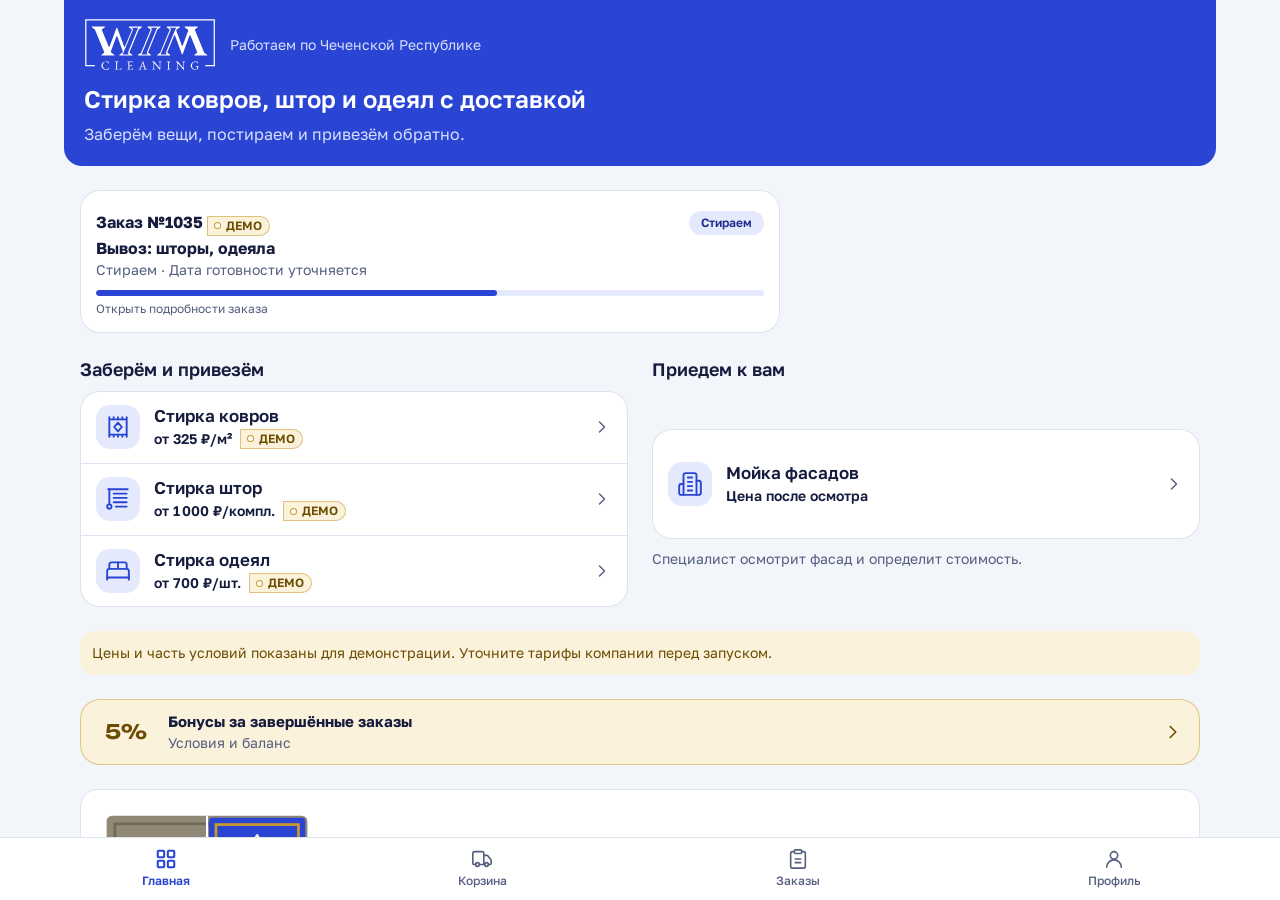
<file: v3/index.html>
<!doctype html>
<html lang="ru">
<head>
<meta charset="utf-8">
<meta name="viewport" content="width=device-width, initial-scale=1, viewport-fit=cover">
<title>Wimcleaning</title>
<meta name="theme-color" content="#2A45D4" id="themeColor">
<link rel="manifest" href="manifest.webmanifest">
<link rel="apple-touch-icon" href="icon-180.png">
<link rel="icon" type="image/png" sizes="192x192" href="icon-192.png">
<meta name="apple-mobile-web-app-capable" content="yes">
<meta name="mobile-web-app-capable" content="yes">
<meta name="apple-mobile-web-app-title" content="Wimcleaning">
<meta name="apple-mobile-web-app-status-bar-style" content="black-translucent">
<link rel="preconnect" href="https://fonts.googleapis.com">
<link rel="preconnect" href="https://fonts.gstatic.com" crossorigin>
<link rel="stylesheet" href="https://fonts.googleapis.com/css2?family=Golos+Text:wght@400;500;600&family=Unbounded:wght@500;600&display=swap">
<style>
/* Раскладка: рамка телефона по центру (на телефоне на весь экран): полоса «Прототип», экран с прокруткой, нижняя панель. */
:root{
  /* «Синька и кайма»: синька — средство для подсинивания белья; охра — нить ковровой каймы */
  --ink:#161C3D; --primary:#2A45D4; --primary-dark:#1B2B8C; --on-primary:#FFFFFF;
  --accent:var(--primary);
  --bg:#F2F5FA; --surface:#FFFFFF; --mist:#E4EAFB; --line:#DCE2EE; --muted:#545E7E;
  --ochre:#C99A2E; --ochre-ink:#6B4C00; --ochre-bg:#FBF2DC;
  --ok:#1F7A4D; --warn:#8A5A00; --danger:#B4232F; --demo:var(--ochre-ink); --demo-bg:var(--ochre-bg);
  --stage:#DCE3F0;
  /* шкала отступов (design.md §5.1): других значений нет */
  --s1:4px; --s2:8px; --s3:12px; --s4:16px; --s5:24px; --s6:32px;
  --font:'Golos Text',system-ui,-apple-system,'Segoe UI',Roboto,'Helvetica Neue',Arial,sans-serif;
  --display:'Unbounded','Golos Text',system-ui,sans-serif;
  --kaima:url("data:image/svg+xml,%3Csvg xmlns='http://www.w3.org/2000/svg' width='24' height='14' viewBox='0 0 24 14'%3E%3Cpath d='M12 1l6 6-6 6-6-6z' fill='%23C99A2E'/%3E%3Cpath d='M12 4.5l2.5 2.5-2.5 2.5-2.5-2.5z' fill='%23161C3D'/%3E%3Cpath d='M0 7l3-3 3 3-3 3zM24 7l-3-3-3 3 3 3z' fill='%23F2F5FA'/%3E%3C/svg%3E");
  color-scheme:light;
}
*{box-sizing:border-box}
html,body{height:100%;margin:0}
/* полосы прокрутки скрыты, прокрутка жестом работает */
*{scrollbar-width:none;-ms-overflow-style:none}
*::-webkit-scrollbar{display:none;width:0;height:0}
body{background:var(--stage);color:var(--ink);font:400 16px/1.5 var(--font);-webkit-text-size-adjust:100%;overflow-x:hidden}
h1,h2,h3,p{margin:0}
h1,h2,h3{text-wrap:balance;font-weight:600}
.h1,.h2,.big{font-family:var(--display);letter-spacing:-.01em}
button,input,select,textarea{font:inherit;color:inherit}
button{cursor:pointer;border:0;background:none;padding:0}
:focus-visible{outline:3px solid var(--primary);outline-offset:2px;border-radius:8px}
.stage{height:100%;height:100dvh;display:grid;place-items:center}
.phone{width:100%;height:100%;display:flex;flex-direction:column;background:var(--bg);position:relative;overflow:hidden;min-width:0}
@media(min-width:600px){.stage{padding:0}.phone{width:100%;height:100%;border:0;border-radius:0;box-shadow:none}}
.sr{position:absolute;width:1px;height:1px;overflow:hidden;clip:rect(0 0 0 0)}

/* полоса прототипа */
.proto{flex:none;height:env(safe-area-inset-top,0px);background:var(--bg)}
.proto[data-tone=hero]{background:var(--primary)}
.proto[data-tone=admin]{background:var(--ink)}
.ahead .exit{margin-left:auto;color:#fff;font-size:14px;line-height:20px;font-weight:600;min-height:44px;padding:0 var(--s3);border-radius:99px;background:rgba(255,255,255,.14)}

.ahead{background:var(--ink);color:#fff;flex:none;height:52px;display:flex;align-items:center;gap:var(--s3);padding-left:max(16px,env(safe-area-inset-left,0px));padding-right:max(16px,env(safe-area-inset-right,0px))}
.ahead b{font-size:16px;line-height:22px;font-weight:600}

.screen{flex:1;min-height:0;overflow-y:auto;overflow-x:hidden;padding:var(--s4);-webkit-overflow-scrolling:touch;overscroll-behavior:contain}
.screen>.in{display:grid;gap:var(--s5);animation:slide .22s ease-out both;align-content:start;min-width:0}
.screen>.in>*{min-width:0}
.screen>.in{width:min(100%,760px);margin-inline:auto}
@media(min-width:900px){.screen>.in{width:min(100%,1120px)}.service-groups{grid-template-columns:1fr 1fr}.form-layout{display:grid;grid-template-columns:minmax(0,1.35fr) minmax(280px,.65fr);align-items:start;gap:24px}.form-fields{display:grid;gap:16px}.form-side{position:sticky;top:16px}.screen>.in>.active-order{max-width:700px}}
/* заголовок экрана: «Назад» → 8 → заголовок → 16 → первый блок */
.in>.back{margin-bottom:calc(var(--s2) - var(--s5))}
.in>.h1,.in>.head{margin-bottom:calc(var(--s4) - var(--s5))}
.head{display:flex;flex-wrap:wrap;align-items:center;justify-content:space-between;gap:var(--s3)}
.head .h1{min-width:0}
.head .chip{flex:none}
.head-ico{display:flex;align-items:center;gap:var(--s3)}
/* закреплённая главная кнопка (§5.5) */
.cta-bar{flex:none;background:var(--surface);border-top:1px solid var(--line);padding-block:var(--s3);padding-left:max(16px,env(safe-area-inset-left,0px));padding-right:max(16px,env(safe-area-inset-right,0px))}
.cta-bar .btn{min-height:48px}
.textbtn{min-height:44px;width:100%;color:var(--muted);font-weight:500;font-size:14px;line-height:20px;text-align:center}
@keyframes slide{from{opacity:0;transform:translateX(16px)}to{opacity:1;transform:none}}

.tabbar{flex:none;display:grid;grid-auto-flow:column;grid-auto-columns:1fr;background:var(--surface);border-top:1px solid var(--line);padding:4px 8px calc(4px + env(safe-area-inset-bottom,0px))}
.tabbar button{display:grid;justify-items:center;gap:2px;font-size:12px;font-weight:500;color:var(--muted);min-height:52px;padding:6px 2px;border-radius:14px}
.tabbar button[aria-current=page]{color:var(--primary);font-weight:600}
.tabbar button[aria-current=page] svg{stroke-width:2.25}
.tabbar svg{width:24px;height:24px}
.tabbar button{position:relative}
.tabbar .badge{position:absolute;top:2px;left:calc(50% + 4px);min-width:18px;height:18px;padding:0 5px;border-radius:9px;background:var(--primary);color:#fff;font-size:11px;line-height:18px;font-weight:700;font-variant-numeric:tabular-nums}
/* Пикап: позиции на странице услуги */
.pos{display:grid;gap:var(--s3);padding:var(--s4) 0;border-top:1px solid var(--line)}
.pos:first-child{border-top:0;padding-top:var(--s2)}
.pos-h{display:flex;align-items:center;justify-content:space-between;min-height:40px}
.iconbtn.sm{width:44px;height:44px;border-radius:12px;background:transparent;color:var(--muted)}
.iconbtn.sm svg{width:20px;height:20px}
.dims{display:grid;grid-template-columns:1fr 12px 1fr 72px;gap:var(--s2);align-items:end}
.dim{display:grid;gap:4px;min-width:0}
.dim label,.area span{font-size:12px;line-height:16px;color:var(--muted)}
.dim .inp{text-align:center;font-weight:600;font-variant-numeric:tabular-nums;padding:10px 4px}
.dims .x{padding-bottom:13px;color:var(--muted);text-align:center}
.area{display:grid;gap:4px;justify-items:end;min-width:0}
.area b{min-height:48px;display:flex;align-items:center;font-variant-numeric:tabular-nums;white-space:nowrap}
.pos-f{display:flex;justify-content:space-between;align-items:center;gap:var(--s2);min-height:20px}
.pos-f .err{color:var(--danger);font-size:12px;line-height:16px}
.pos-f b{font-variant-numeric:tabular-nums;white-space:nowrap;margin-left:auto}
.pos .inp.bad{border-color:var(--danger)}
.seg3{display:grid;grid-template-columns:repeat(3,1fr);gap:var(--s2)}
.seg3 .pick{padding:0 4px}
.addpos{display:flex;align-items:center;justify-content:center;gap:8px;min-height:48px;width:100%;border:1.5px dashed var(--primary);border-radius:14px;color:var(--primary);font-weight:600}
.addpos svg{width:20px;height:20px}
.ed-total{display:flex;justify-content:space-between;align-items:baseline;gap:var(--s2);margin-top:var(--s4);padding-top:var(--s3);border-top:1px solid var(--line)}
.ed-total b,.sumbig{font-size:20px;line-height:24px;white-space:nowrap;font-variant-numeric:tabular-nums}
.grp-h{display:flex;gap:var(--s3);align-items:center}
.grow{flex:1;min-width:0}
.nowrap{white-space:nowrap}
.lines{margin:0;padding-left:18px;display:grid;gap:2px;color:var(--muted);font-size:14px;line-height:20px}
.brief{display:grid;gap:4px}

svg.ic{width:22px;height:22px;fill:none;stroke:currentColor;stroke-width:1.75;stroke-linecap:round;stroke-linejoin:round;flex:none}

/* знак */
.logo{display:block;width:156px;height:auto;aspect-ratio:778/320;color:var(--ink);fill:currentColor;flex:none}
.hero .logo{color:#fff}
.ahead .logo{width:72px;color:#fff}
/* шапка главной: единственное яркое место; кайма по нижнему краю */
.hero{margin:calc(-1 * var(--s4)) calc(-1 * var(--s4)) 0;padding:20px var(--s4) 28px;background:var(--primary);color:var(--on-primary);display:grid;gap:var(--s4);position:relative}
.hero{text-align:center;justify-items:center}
.hero .brand{display:grid;gap:var(--s3);justify-items:center}
.hero .lead{display:grid;gap:var(--s2);justify-items:center;max-width:32ch}
/* синее продолжение шапки вверх: видно только при оттягивании экрана вниз */
.hero::before{content:"";position:absolute;left:0;right:0;bottom:100%;height:100vh;background:var(--primary);pointer-events:none}
.hero::after{content:"";position:absolute;left:0;right:0;bottom:-7px;height:14px;background:var(--kaima) repeat-x center/24px 14px}
.hero .muted{color:#D9DFFB}
.hero .h1{font-size:24px;line-height:30px}
.hero :focus-visible{outline-color:#fff}
/* призовая карусель GRASS в шапке (design.md «Версия 2»); всё под префиксом .lot */
.lot{width:100%;max-width:400px;display:grid;justify-items:center;margin-bottom:var(--s2)}
.lot-h{font:600 22px/28px var(--display);letter-spacing:-.01em;color:#fff}
.lot-sub{margin-top:var(--s2);max-width:30ch}
.lot-scene{--W:343px;position:relative;width:100%;height:calc(var(--W) * .64 + 6px);margin-top:var(--s3);
  --R:calc(var(--W) * .32);--yc:calc(var(--W) * .48 + 6px);/* +6px = LOT_OFF в JS */--brx:calc(var(--W) * .42);--bry:calc(var(--W) * .10);--side:calc(var(--W) * .05);--hc:calc(var(--W) * .48)}
.lot-scene>*{pointer-events:none}
.lot-glow{position:absolute;left:50%;top:calc(var(--yc) + var(--side) + var(--bry) - var(--W)*.03);width:calc(var(--brx)*2.3);height:calc(var(--W)*.12);transform:translateX(-50%);
  background:radial-gradient(closest-side,rgba(10,18,84,.42),rgba(10,18,84,.18) 55%,rgba(10,18,84,0))}
.lot-halo{position:absolute;left:50%;top:calc(var(--yc) - var(--bry)*1.6);width:calc(var(--brx)*2.5);height:calc(var(--bry)*2 + var(--side) + var(--bry)*1.6 + var(--W)*.03);transform:translateX(-50%);
  background:radial-gradient(closest-side,rgba(148,190,255,.40),rgba(148,190,255,.14) 60%,rgba(148,190,255,0))}
.lot-side{position:absolute;left:50%;top:var(--yc);width:calc(var(--brx)*2);height:calc(var(--side) + var(--bry));transform:translateX(-50%);
  border-radius:0 0 var(--brx) var(--brx) / 0 0 var(--bry) var(--bry);
  background:linear-gradient(180deg,rgba(255,255,255,0) 55%,rgba(196,216,255,.55) 100%),linear-gradient(90deg,#A9BCEF 0%,#DCE5FC 14%,#F7F9FF 38%,#FFFFFF 50%,#EDF2FE 66%,#C8D5F7 88%,#9FB3EB 100%);
  box-shadow:inset 0 -2px 0 rgba(255,255,255,.75)}
.lot-top{position:absolute;left:50%;top:calc(var(--yc) - var(--bry));width:calc(var(--brx)*2);height:calc(var(--bry)*2);transform:translateX(-50%);border-radius:50%;
  background:radial-gradient(ellipse 70% 80% at 50% 60%,#FFFFFF 0%,#F6F8FF 50%,#E3EAFC 82%,#CFDBF8 100%);
  box-shadow:inset 0 0 0 1.5px rgba(255,255,255,.95),inset 0 -3px 6px rgba(120,150,230,.25),0 0 0 1px rgba(205,222,255,.55)}
.lot-top::after{content:"";position:absolute;inset:14% 9%;border-radius:50%;box-shadow:inset 0 0 0 1px rgba(170,195,245,.45)}
.lot-spot{position:absolute;left:50%;top:calc(var(--yc) + var(--W)*.077 - var(--W)*.05);width:calc(var(--W)*.36);height:calc(var(--W)*.10);transform:translateX(-50%);border-radius:50%;
  background:radial-gradient(closest-side,rgba(150,190,255,.60),rgba(150,190,255,.26) 55%,rgba(150,190,255,0));opacity:0;transition:opacity .2s ease-out}
.lot-beam{position:absolute;left:50%;bottom:calc(100% - var(--yc) - var(--W)*.077);width:calc(var(--W)*.42);height:calc(var(--W)*.50);transform:translateX(-50%);
  background:radial-gradient(ellipse 50% 100% at 50% 100%,rgba(205,224,255,.38),rgba(205,224,255,0) 100%);opacity:0;transition:opacity .2s ease-out}
.lot-ring{position:absolute;inset:0}
.lot-item{position:absolute;left:50%;top:0;width:0;height:0;will-change:transform,opacity}
.lot-item img{position:absolute;left:0;bottom:0;height:calc(var(--hc) * var(--k));width:auto;max-width:none;transform:translate(calc(-50% + var(--dx)*1%),calc(var(--drop)*1%));
  -webkit-user-drag:none;user-select:none;transition:transform .32s ease-out}
.lot-item i{position:absolute;left:0;bottom:0;width:calc(var(--hc) * var(--sw));height:calc(var(--hc) * var(--sw) * .24);transform:translate(-50%,45%);border-radius:50%;
  background:radial-gradient(closest-side,rgba(18,30,110,.50),rgba(18,30,110,.20) 60%,rgba(18,30,110,0))}
.lot-pointer{position:absolute;left:50%;top:4px;width:16px;height:11px;transform:translateX(-50%);z-index:300;filter:drop-shadow(0 2px 2px rgba(10,18,80,.35))}
.lot-pointer svg{display:block;width:16px;height:11px}
.lot[data-state=result] .lot-spot,.lot[data-state=result] .lot-beam{opacity:1;transition-duration:.45s}
.lot[data-state=result] .lot-item.win img{transform:translate(calc(-50% + var(--dx)*1%),calc(var(--drop)*1%)) scale(1.04)}
.carousel-demo{background:var(--primary);color:#fff;border:0;padding:16px}
.carousel-demo summary{min-height:44px;display:flex;align-items:center;font-weight:600;cursor:pointer}
.carousel-demo .lot{margin:8px auto 0}
.lot[data-state=loading] .lot-ring,.lot[data-state=error] .lot-ring{visibility:hidden}
.lot-cap{min-height:72px;margin-top:var(--s2);display:grid;align-content:start;gap:var(--s1);max-width:28ch}
.lot-kick{font:500 14px/20px var(--font);color:#D9DFFB}
.lot-name{font:600 18px/24px var(--font);color:#fff;overflow-wrap:anywhere}
.lot[data-state=spinning] .lot-name{color:#D9DFFB;font-weight:500}
.lot:not([data-state=result]) .lot-kick{visibility:hidden}
.lot-btn{margin-top:var(--s3);width:100%;max-width:320px;min-height:56px;padding:var(--s3) var(--s5);border-radius:14px;background:#fff;color:var(--primary);font:600 17px/24px var(--font);transition:background-color .1s,transform .1s}
.lot-btn:active{transform:scale(.97);background:var(--mist)}
.hero .lot-btn:focus-visible{outline:3px solid #fff;outline-offset:3px;border-radius:14px}
.lot-btn[aria-disabled=true]{background:#C9D1F5;color:var(--primary-dark);cursor:default;transform:none}
@media (prefers-reduced-motion:reduce){.lot-spot,.lot-beam,.lot-item img,.lot[data-state=result] .lot-spot,.lot[data-state=result] .lot-beam{transition:none}.lot[data-state=result] .lot-item.win img{transform:translate(calc(-50% + var(--dx)*1%),calc(var(--drop)*1%))}}

/* элементы */
.card{background:var(--surface);border-radius:20px;padding:var(--s4);box-shadow:0 0 0 1px var(--line) inset}
.card>:first-child{margin-top:0}
.card.tap{display:block;width:100%;text-align:left}
.card.tap.ocard,.card.tap.active-order{display:grid}
.stack{display:grid;gap:var(--s2)}
.card.stack{gap:var(--s3)}
.card.stack.roomy{gap:var(--s4)}
.stack.tight{gap:var(--s1)}
.card.stack>.after-btns{margin-top:calc(var(--s2) - var(--s3))}
.grid2 .btn{min-height:44px}
.center{text-align:center}
.row{display:flex;align-items:center;gap:var(--s3)}
.row.sb{justify-content:space-between}
.muted{color:var(--muted)}
.small{font-size:14px;line-height:20px}
.xs{font-size:12px;line-height:16px}
.h1{font-size:24px;line-height:30px}
.h2{font-size:18px;line-height:24px}
h3{font-size:16px;line-height:22px}
.btn{display:inline-flex;align-items:center;justify-content:center;gap:8px;min-height:48px;padding:10px 20px;border-radius:14px;font-weight:600;transition:transform .1s;width:100%;text-align:center}
.btn:active{transform:scale(.97)}
.btn.pri{background:var(--primary);color:var(--on-primary)}
.btn.pri:active{background:var(--primary-dark)}
.btn.sec{background:var(--mist);color:var(--primary-dark)}
.btn.out{background:var(--surface);box-shadow:0 0 0 1.5px var(--line) inset}
.btn.dng{background:var(--surface);color:var(--danger);box-shadow:0 0 0 1.5px var(--danger) inset}
.btn.dark{background:var(--ink);color:#fff}
.btn[disabled]{opacity:.55;pointer-events:none}
.btn.ok{background:var(--ok);color:#fff}
.btn.ok svg{stroke-width:3}
.iconbtn{width:44px;height:44px;border-radius:14px;display:grid;place-items:center;background:var(--mist);color:var(--primary-dark)}
.back{display:inline-flex;align-items:center;gap:var(--s1);color:var(--primary);font-weight:600;min-height:44px;margin-top:calc(-1 * var(--s2));margin-left:calc(-1 * var(--s2));padding:0 var(--s2);justify-self:start}
.chip{display:inline-flex;align-items:center;gap:6px;font-size:12px;line-height:16px;font-weight:600;padding:var(--s1) var(--s3);border-radius:99px;white-space:nowrap;background:var(--mist);color:var(--primary-dark);flex:none}
.chip.demo{background:var(--demo-bg);color:var(--demo);box-shadow:0 0 0 1px rgba(201,154,46,.55) inset;border-radius:4px 99px 99px 4px;padding:2px var(--s2);height:20px}
/* цена и бирка ДЕМО — одна строка, бирка не переносится (§5.3) */
.price-line{display:flex;align-items:center;gap:var(--s2);flex-wrap:nowrap;white-space:nowrap}
.price-line b{font-weight:600}
.price-line.md{font-size:20px;line-height:24px}
.chip.demo::before{content:"";width:5px;height:5px;border-radius:99px;background:var(--surface);box-shadow:0 0 0 1px var(--ochre)}
.chip.s-accepted{background:#E7EAF2;color:#2E3655}
.chip.s-picked_up{background:#DDF0F4;color:#0F5466}
.chip.s-in_progress{background:var(--mist);color:var(--primary-dark)}
.chip.s-ready{background:#DFF2E6;color:#1B6B3F}
.chip.s-delivered{background:var(--ok);color:#fff}
.chip.s-cancelled{background:#FBE3E3;color:#A11D2B}
.ico{width:48px;height:48px;border-radius:14px;background:var(--mist);color:var(--primary);display:grid;place-items:center;flex:none}
.ico svg{width:26px;height:26px}
.notice{background:var(--demo-bg);color:var(--ochre-ink);border-radius:14px;padding:var(--s3);font-size:14px;line-height:20px}
.notice.warn{background:#FFF1D6;color:#6B4200}
.notice.err{background:#FBE3E3;color:#8E1A25}
.list{margin:0;padding-left:20px;display:grid;gap:var(--s2)}
.hr{height:1px;background:var(--line);border:0;margin:0}
.sect{display:grid;gap:var(--s3)}

/* формы */
.form{display:grid;gap:var(--s4)}
.field{display:grid;gap:0}
.field>label,.field>.lbl{font-weight:600;font-size:14px;line-height:20px;margin-bottom:var(--s2)}
.field>.lbl.row{display:flex;justify-content:space-between}
.field>.lbl .cnt-ph{font-weight:500;color:var(--muted)}
.field .help{font-size:12px;line-height:16px;color:var(--muted);margin-top:var(--s1)}
.field .error{font-size:14px;line-height:20px;color:var(--danger);font-weight:500;margin-top:var(--s1)}
.inp{width:100%;min-height:48px;padding:10px 14px;border-radius:14px;border:1.5px solid var(--line);background:var(--surface)}
.inp:focus{outline:3px solid rgba(42,69,212,.30);border-color:var(--primary)}
.inp.bad{border-color:var(--danger)}
textarea.inp{min-height:84px;resize:vertical}
.chips{display:flex;flex-wrap:wrap;gap:var(--s2)}
.pick{min-height:44px;padding:0 var(--s3);border-radius:14px;border:1.5px solid var(--line);background:var(--surface);font-weight:500;font-size:14px;line-height:20px;white-space:nowrap;text-align:center}
.pick[aria-pressed=true],.pick[aria-checked=true]{background:var(--primary);color:#fff;border-color:var(--primary)}
/* ровная сетка чипов выбора: 2 колонки одинаковой ширины (§5.4) */
.grid2{display:grid;grid-template-columns:1fr 1fr;gap:var(--s2)}
.grid2 .pick{min-height:48px;font-variant-numeric:tabular-nums}
.grid2 .pick.s44{min-height:44px}
.grid2 .full{grid-column:1/-1}
/* сегмент-переключатель (§5.4а) */
.segm{display:grid;grid-auto-flow:column;grid-auto-columns:1fr;background:var(--mist);border-radius:14px;padding:var(--s1);min-height:44px}
.segm button{border-radius:10px;font-size:14px;line-height:20px;font-weight:500;color:var(--muted);min-height:36px;white-space:nowrap;padding:0 var(--s1)}
.segm button[aria-pressed=true]{background:var(--surface);box-shadow:0 0 0 1px var(--line) inset;color:var(--ink);font-weight:600}
/* горизонтальная лента чипов (админка) */
.ribbon{display:flex;gap:var(--s2);margin:0 calc(-1 * var(--s4));padding:var(--s1) var(--s4);overflow-x:auto;scroll-snap-type:x proximity;scrollbar-width:none}
.ribbon::-webkit-scrollbar{display:none}
.ribbon button{flex:none;scroll-snap-align:start;height:36px;padding:0 var(--s3);border-radius:99px;border:1.5px solid var(--line);background:var(--surface);font-size:14px;line-height:20px;font-weight:500;display:inline-flex;align-items:center;gap:6px;white-space:nowrap;position:relative}
.ribbon button::after{content:'';position:absolute;left:0;right:0;top:-4px;bottom:-4px}
.ribbon button b{font-weight:600;font-variant-numeric:tabular-nums}
.ribbon button[aria-pressed=true]{background:var(--primary);color:#fff;border-color:var(--primary)}
.stepper{display:grid;grid-template-columns:48px 1fr 48px;gap:var(--s2);align-items:center}
.stepper input{text-align:center;font-weight:600;font-size:20px;line-height:24px;font-variant-numeric:tabular-nums}
.stepper .iconbtn{width:48px;height:48px}
.stepper.mini{grid-template-columns:44px 32px 44px}
.stepper.mini .iconbtn{width:44px;height:44px}
.stepper .num{text-align:center;font-size:20px;line-height:24px;font-weight:600;font-variant-numeric:tabular-nums}

/* каталог */
.svc-list{background:var(--surface);border-radius:20px;box-shadow:0 0 0 1px var(--line) inset;display:grid;overflow:hidden}
.svc{display:grid;grid-template-columns:48px 1fr 20px;gap:var(--s3);align-items:center;text-align:left;width:100%;padding:var(--s3) var(--s4);min-height:72px;transition:background-color .12s}
.svc>span{display:grid;gap:2px;min-width:0}
.svc+.svc{border-top:1px solid var(--line)}
.svc:active{background:var(--mist)}
.svc .chev{color:var(--muted);width:20px;height:20px}
.svc h3{font-size:17px;line-height:22px}
.svc .price-line{font-size:14px;line-height:20px;font-weight:600}
.svc .note{font-size:14px;line-height:20px;color:var(--muted)}
.active-order{display:grid;gap:0}
.home-progress{display:block;height:6px;border-radius:9px;background:var(--mist);overflow:hidden;margin:10px 0 5px}
.home-progress i{display:block;height:100%;border-radius:inherit;background:var(--primary)}
.compact-promo{padding:10px 14px;border-radius:16px}
.compact-promo .pp{min-width:70px;font-size:16px;line-height:20px}
.quick-repeat{padding:4px 0}
.quick-repeat .row{gap:12px}.quick-repeat .btn{flex:none;padding-inline:14px;min-height:44px}
.service-groups{display:grid;gap:24px}
.service-group{display:grid;gap:10px}
.service-group h2{font:600 18px/24px var(--font)}
.service-details{display:grid;gap:12px}
.service-details summary{min-height:44px;display:flex;align-items:center;font-weight:600;cursor:pointer}
.pos-h .rm{min-width:44px;min-height:44px}
.compare-mini{display:flex;align-items:center;gap:16px;padding:16px;border:1px solid var(--line);border-radius:18px;background:var(--surface)}
.compare-mini .rug{width:min(42%,220px);height:auto;flex:none}
.compare-mini p{max-width:34ch}
.hero{background:var(--primary);padding:18px 20px 20px;border-radius:0 0 18px 18px;text-align:left;justify-items:start;gap:12px}
.hero::after,.hero::before{display:none}.hero .brand{display:flex;align-items:center;justify-items:start;gap:14px}.hero .logo{width:132px}.hero .lead{justify-items:start;text-align:left;max-width:58ch}.hero .h1{font:600 26px/1.25 var(--font);letter-spacing:0}
.home-title{font-size:24px!important}.service-card{display:flex;align-items:center;gap:14px}.service-card .ico{width:44px;height:44px}.service-card>span:nth-child(2){flex:1;min-width:0}
.section-label{font-size:14px;font-weight:600;color:var(--muted)}
.error-summary{border:1px solid var(--danger);background:#fff5f5;color:#741821;border-radius:14px;padding:14px}
.error-summary a{color:inherit;display:block;min-height:40px;padding-top:8px;text-decoration:underline}
.confirm-summary{display:grid;gap:8px}
.form-layout,.form-fields,.form-side{display:grid;gap:16px}
.review{display:grid;gap:12px;margin:0}
.review dt{font-size:14px;color:var(--muted)}
.review dd{margin:2px 0 0;overflow-wrap:anywhere}
.active-order .row{margin-top:var(--s1)}
.active-order .clamp{margin-top:var(--s2);display:-webkit-box;-webkit-line-clamp:2;-webkit-box-orient:vertical;overflow:hidden}

/* калькулятор */
.calc{display:grid;gap:var(--s3);min-width:0}
.calc>*{min-width:0}
.calc .hint:empty{display:none}
.calc .total{margin-top:var(--s1)}
.calc .total p{margin-top:var(--s1)}
.slider{display:grid}
.slider>.row{margin-bottom:var(--s2)}
.rug-wrap{border-radius:16px;background:var(--bg);padding:10px;box-shadow:0 0 0 1px var(--line) inset}
.rug{display:block;width:100%;height:auto;border-radius:6px}
.big{font-size:36px;line-height:40px;font-weight:600;font-variant-numeric:tabular-nums;letter-spacing:-.5px}
.area-read{display:flex;align-items:baseline;gap:6px;font-size:20px;line-height:24px;font-weight:600;font-variant-numeric:tabular-nums}
input[type=range]{-webkit-appearance:none;appearance:none;width:100%;height:44px;background:transparent;margin:0;touch-action:pan-y}
input[type=range]::-webkit-slider-runnable-track{height:10px;border-radius:99px;background:linear-gradient(90deg,var(--primary) var(--p,0%),var(--mist) var(--p,0%))}
input[type=range]::-moz-range-track{height:10px;border-radius:99px;background:var(--mist)}
input[type=range]::-moz-range-progress{height:10px;border-radius:99px;background:var(--primary)}
input[type=range]::-webkit-slider-thumb{-webkit-appearance:none;width:30px;height:30px;margin-top:-10px;background:var(--primary);border:3px solid #fff;border-radius:50% 50% 50% 0;transform:rotate(-45deg);box-shadow:0 2px 6px rgba(22,28,61,.35)}
input[type=range]::-moz-range-thumb{width:26px;height:26px;background:var(--primary);border:3px solid #fff;border-radius:50% 50% 50% 0;transform:rotate(-45deg);box-shadow:0 2px 6px rgba(22,28,61,.35)}
.scale{display:flex;justify-content:space-between;font-size:12px;color:var(--muted)}

/* фото */
.photos{display:grid;grid-template-columns:repeat(3,1fr);gap:8px}
.ph{position:relative;aspect-ratio:1;border-radius:12px;overflow:hidden;background:var(--mist)}
.ph img{width:100%;height:100%;object-fit:cover;display:block}
.ph button.rm{position:absolute;top:0;right:0;width:44px;height:44px;border-radius:99px;background:none;color:#fff;display:grid;place-items:center}
.ph button.rm::before{content:'';position:absolute;inset:6px;border-radius:99px;background:rgba(22,28,61,.82)}
.ph button.rm svg{width:16px;height:16px;position:relative}
.ph.view{cursor:zoom-in}
.addph{aspect-ratio:1;border:2px dashed var(--primary);border-radius:12px;color:var(--primary);display:grid;place-content:center;justify-items:center;gap:var(--s1);font-size:12px;line-height:16px;font-weight:600;background:var(--surface);text-align:center;padding:var(--s1)}
.drop-hint{border:2px dashed var(--primary);border-radius:14px;height:96px;color:var(--primary);display:flex;align-items:center;justify-content:center;gap:var(--s2);font-weight:600;background:var(--surface);width:100%}

/* трекер */
.track{display:grid;gap:0;margin:0;padding:0;list-style:none}
.step{display:grid;grid-template-columns:28px 1fr;gap:var(--s3);position:relative;padding-bottom:var(--s4);min-height:44px}
.step:last-child{padding-bottom:0}
.dot{width:28px;height:28px;border-radius:99px;border:2px solid var(--line);background:var(--surface);display:grid;place-items:center;color:#fff;position:relative;z-index:1}
.dot svg{width:16px;height:16px;stroke-width:3}
.step::before{content:"";position:absolute;left:13px;top:28px;bottom:0;width:2px;background:var(--line)}
.step:last-child::before{display:none}
.step::after{content:"";position:absolute;left:13px;top:28px;bottom:0;width:2px;background:var(--primary);transform:scaleY(0);transform-origin:top}
.step.done::after{transform:scaleY(1);animation:flow .3s ease-out}
.step.done.last::after{transform:scaleY(0)}
.step.done .dot{background:var(--primary);border-color:var(--primary)}
.step.now .dot{background:var(--surface);border:3px solid var(--primary);color:var(--primary);animation:pop .3s ease-out}
.step.now .dot::before{content:'';width:10px;height:10px;border-radius:99px;background:var(--primary)}
.step.bad .dot{background:var(--danger);border-color:var(--danger)}
.step.bad::before,.step.bad::after{display:none}
.step.skip .dot{opacity:.5}
.step h4{margin:0;font-size:16px;font-weight:600;line-height:28px}
.step.future h4{color:var(--muted);font-weight:500}
.step p{font-size:14px;line-height:20px;color:var(--muted);margin-top:2px}
.step time{display:block;font-size:12px;line-height:16px;color:var(--muted);margin-top:2px}
@keyframes flow{from{transform:scaleY(0)}to{transform:scaleY(1)}}
@keyframes pop{from{transform:scale(.6);opacity:.4}to{transform:none;opacity:1}}

/* штамп «принято» */
.stamp{width:96px;height:96px;border-radius:99px;background:var(--mist);display:grid;place-items:center;margin:var(--s2) auto 0}
.stamp svg{width:56px;height:56px;fill:none;stroke:var(--primary);stroke-width:3.5;stroke-linecap:round;stroke-linejoin:round}
.stamp path{stroke-dasharray:40;stroke-dashoffset:40;animation:draw .5s .15s ease-out forwards}
@keyframes draw{to{stroke-dashoffset:0}}

/* скелетоны */
.skel{height:84px;border-radius:20px;background:linear-gradient(90deg,#E6EBF4,#F4F6FB,#E6EBF4);background-size:200% 100%;animation:shimmer 1.8s linear infinite}
@keyframes shimmer{to{background-position:-200% 0}}
.spin{width:18px;height:18px;border:3px solid rgba(255,255,255,.35);border-top-color:#fff;border-radius:99px;animation:rot .7s linear infinite}
@keyframes rot{to{transform:rotate(360deg)}}

/* админка */
.filters{display:grid}
.filters>.inp{margin-bottom:var(--s3)}
.filters>.ribbon+.ribbon{margin-top:var(--s2)}
.filters>.segm{margin-top:var(--s2)}
.filters>.stack{margin-top:var(--s2)}
.listhead{display:grid;gap:var(--s2);margin-top:calc(var(--s4) - var(--s5))}
.cards{display:grid;gap:var(--s3)}
.ocard{display:grid;gap:0}
.ocard .row{gap:var(--s2)}
.ocard>.row+*{margin-top:var(--s1)}
.ocard>.xs{margin-top:var(--s1)}
/* подпись над значением, по левому краю (§5.7) */
.kv{display:grid;grid-template-columns:1fr 1fr;gap:var(--s3) var(--s4);margin:0}
.kv>div{min-width:0;display:grid;gap:var(--s1)}
.kv>.wide{grid-column:1/-1}
.kv dt{font-size:12px;line-height:16px;color:var(--muted)}
.kv dd{margin:0;font-size:16px;line-height:22px;color:var(--ink);overflow-wrap:anywhere}
.kv a.tel{display:inline-flex;align-items:center;min-height:44px;margin-block:-11px;color:var(--primary);font-weight:600}
.sum-in{display:grid;grid-template-columns:1fr auto;gap:var(--s2);align-items:center}
.sum-in .inp-wrap{position:relative}
.sum-in .inp-wrap .inp{padding-right:36px}
.sum-in .inp-wrap span{position:absolute;right:14px;top:50%;transform:translateY(-50%);color:var(--muted)}
.wrap{min-width:0;overflow-wrap:anywhere}
.slot{display:grid;gap:var(--s2)}
.bar{height:8px;border-radius:99px;background:var(--mist);overflow:hidden}
.bar i{display:block;height:100%;background:var(--primary);border-radius:99px}
.bar i.full{background:var(--danger)}
.hist{display:grid;margin:0;padding:0;list-style:none;font-size:14px;line-height:20px}
.hist li{display:flex;justify-content:space-between;gap:var(--s2);padding-block:var(--s2)}
.hist li+li{border-top:1px solid var(--line)}
.hist li .muted{font-variant-numeric:tabular-nums;white-space:nowrap}

/* оверлеи */
.overlay{position:absolute;inset:0;background:rgba(22,28,61,.6);display:flex;align-items:flex-end;z-index:20;animation:fade .16s ease-out}
.sheet{background:var(--surface);width:100%;border-radius:24px 24px 0 0;padding:var(--s5) var(--s4) calc(var(--s4) + env(safe-area-inset-bottom,0px));display:grid;gap:var(--s3);animation:up .22s ease-out;max-height:90%;overflow:auto}
.lightbox{align-items:center;justify-content:center;background:rgba(12,15,34,.94);flex-direction:column;gap:var(--s3);padding:var(--s4)}
.lightbox .btn{width:auto}
.lightbox img{max-width:100%;max-height:70%;border-radius:12px}
@keyframes fade{from{opacity:0}to{opacity:1}}
@keyframes up{from{transform:translateY(24px);opacity:.6}to{transform:none;opacity:1}}
.a2hs{position:absolute;left:var(--s3);right:var(--s3);bottom:calc(72px + env(safe-area-inset-bottom,0px));z-index:25;background:var(--ink);color:#fff;border-radius:16px;padding:12px 44px 12px 14px;display:grid;grid-template-columns:40px 1fr;gap:12px;align-items:center;box-shadow:0 12px 30px rgba(10,16,60,.35);animation:fade .2s}
.a2hs .ai{width:40px;height:40px;border-radius:10px;overflow:hidden}
.a2hs .ai img{width:100%;height:100%;display:block}
.a2hs p{font-size:14px;line-height:20px}
.a2hs svg.sh{width:18px;height:18px;vertical-align:-3px;stroke:#fff;fill:none;stroke-width:2}
.a2hs .cl{position:absolute;top:4px;right:4px;width:40px;height:40px;display:grid;place-items:center;color:#fff}
.toast{position:absolute;left:var(--s4);right:var(--s4);bottom:84px;background:var(--ink);color:#fff;border-radius:14px;padding:12px 16px;font-weight:500;z-index:30;text-align:center;animation:fade .16s}

.phone.has-cta .toast{bottom:156px}
.empty{text-align:center;display:grid;gap:var(--s3);justify-items:center;padding:var(--s6) var(--s4)}

@media (prefers-reduced-motion:reduce){
  *,*::before,*::after{animation-duration:.001ms!important;animation-iteration-count:1!important;transition-duration:.001ms!important}
  .skel{animation:none}
}
/* бонусы и уровни */
.lvl{background:var(--primary);color:#fff;border-radius:20px;padding:var(--s4);display:grid;gap:var(--s3)}
.lvl .top{display:flex;justify-content:space-between;align-items:flex-end;gap:var(--s3)}
.lvl .eyebrow{font-size:12px;line-height:16px;font-weight:700;letter-spacing:.08em;text-transform:uppercase;color:#F3D489}
.lvl .name{font-family:var(--display);font-size:20px;line-height:26px}
.lvl .pct{font-family:var(--display);font-size:44px;line-height:44px;font-weight:700;letter-spacing:-.02em}
.lvl .sub{color:#D9DFFB;font-size:14px;line-height:20px}
.lvl .bal{display:flex;justify-content:space-between;align-items:center;padding-top:var(--s3);border-top:1px solid rgba(255,255,255,.2);font-size:14px;line-height:20px}
.lvl .bal b{font-family:var(--display);font-size:18px;line-height:24px}
.lvl .btn{background:rgba(255,255,255,.14);color:#fff;min-height:44px}
.bar{height:8px;border-radius:99px;background:rgba(255,255,255,.22);overflow:hidden}
.bar i{display:block;height:100%;background:var(--ochre);border-radius:99px;transform-origin:left center}
.promo{display:flex;align-items:center;gap:var(--s3);width:100%;text-align:left;background:var(--ochre-bg);color:var(--ink);border-radius:20px;padding:var(--s3) var(--s4);box-shadow:0 0 0 1px rgba(201,154,46,.5) inset}
.promo .pp{flex:none;min-width:60px;display:grid;justify-items:center;font-family:var(--display);font-weight:700;font-size:20px;line-height:24px;color:var(--ochre-ink)}
.promo .pp small{font-size:11px;line-height:12px;font-weight:600}
.promo .grow{display:grid;gap:2px}
.promo b{font-size:15px;line-height:20px}
.promo .chev{flex:none;color:var(--ochre-ink)}
.bonus-line{display:flex;align-items:center;gap:var(--s2);font-size:14px;line-height:20px;color:var(--ochre-ink);background:var(--ochre-bg);border-radius:12px;padding:var(--s2) var(--s3)}
.bonus-line .ic{width:18px;height:18px;flex:none}
.tiers{display:grid;gap:var(--s2);list-style:none;padding:0;margin:0}
.tier{display:grid;grid-template-columns:60px 1fr;gap:var(--s3);align-items:center;background:var(--surface);border-radius:16px;padding:var(--s3);box-shadow:0 0 0 1px var(--line) inset}
.tier.cur{box-shadow:0 0 0 2px var(--primary) inset}
.tier .tp{font-family:var(--display);font-size:20px;line-height:24px;font-weight:700;color:var(--primary);text-align:center}
.tier h3{margin:0;font-size:16px;line-height:22px}
.chip.lv{background:var(--ochre-bg);color:var(--ochre-ink)}
.bswitch{display:flex;align-items:center;gap:var(--s3);width:100%;text-align:left;padding:var(--s3);border-radius:14px;background:var(--ochre-bg);color:var(--ink);min-height:56px}
.bswitch .grow{display:grid;gap:2px}
.bswitch .knob{flex:none;width:44px;height:26px;border-radius:99px;background:#CFC6AE;position:relative;transition:background .2s}
.bswitch .knob::after{content:"";position:absolute;top:3px;left:3px;width:20px;height:20px;border-radius:99px;background:#fff;box-shadow:0 1px 2px rgba(0,0,0,.25);transition:transform .2s}
.bswitch[aria-checked=true] .knob{background:var(--primary)}
.bswitch[aria-checked=true] .knob::after{transform:translateX(18px)}
#totalIn{display:grid;gap:var(--s3)}
</style>
<script src="https://cdnjs.cloudflare.com/ajax/libs/gsap/3.12.5/gsap.min.js"></script>
</head>
<body>
<!-- Логотип Wimcleaning (Материалы/Логотип/wim cleaning.svg, обрезан без белого фона), цвет через currentColor -->
<svg width="0" height="0" style="position:absolute" aria-hidden="true"><symbol id="wim-logo" viewBox="206 265 778 320"><path d="M212.9 272.0 L212.9 549.0 L269.64 549.0 L269.64 541.7 L220.2 541.7 L220.2 279.3 L970.3 279.3 L970.3 541.7 L920.86 541.7 L920.86 549.0 L977.6 549.0 L977.6 272.0 Z"/><path d="M689.045 472.874 L691.484 474.620 C693.724 476.223 692.590 479.754 689.837 479.754 L660.585 479.754 C657.813 479.754 656.691 476.182 658.969 474.598 C659.899 473.950 660.625 473.049 661.060 472.001 L718.636 332.953 C719.134 331.750 718.747 330.363 717.699 329.590 L714.511 327.241 C712.311 325.619 713.457 322.129 716.191 322.129 L746.118 322.129 C748.852 322.129 749.998 325.619 747.798 327.240 L746.201 328.417 C745.782 328.726 745.457 329.144 745.260 329.625 L688.072 469.500 C687.576 470.714 687.979 472.110 689.045 472.874 M694.509 320.466 L709.867 331.781 C710.912 332.551 711.300 333.932 710.809 335.133 L694.758 374.395 L655.826 468.412 C655.619 468.913 655.273 469.345 654.827 469.654 L637.980 481.371 C635.703 482.954 636.823 486.527 639.597 486.527 L711.739 486.527 C714.473 486.527 715.619 483.037 713.419 481.416 L698.066 470.101 C697.022 469.330 696.634 467.950 697.124 466.749 L736.450 370.560 L737.193 368.752 C738.175 366.366 741.575 366.428 742.469 368.848 L782.551 477.403 C783.462 479.871 786.952 479.871 787.863 477.403 L827.947 368.849 C828.841 366.428 832.241 366.367 833.223 368.753 L873.451 466.626 C873.944 467.827 873.558 469.211 872.512 469.981 L856.997 481.416 C854.797 483.037 855.943 486.527 858.677 486.527 L929.817 486.527 C932.551 486.527 933.697 483.037 931.497 481.416 L914.842 469.142 C914.423 468.833 914.098 468.415 913.900 467.934 L859.459 334.773 C858.963 333.559 859.365 332.163 860.433 331.399 L875.673 320.489 C877.912 318.886 876.778 315.355 874.025 315.355 L802.078 315.355 C799.306 315.355 798.186 318.928 800.462 320.511 L817.268 332.199 C817.738 332.526 818.099 332.989 818.301 333.526 L820.113 338.343 C820.354 338.982 820.356 339.687 820.117 340.327 L787.861 427.092 C786.947 429.552 783.468 429.552 782.554 427.092 L750.299 340.327 C750.062 339.687 750.063 338.982 750.303 338.343 L752.114 333.526 C752.316 332.989 752.677 332.526 753.148 332.199 L769.953 320.511 C772.230 318.928 771.109 315.355 768.337 315.355 L696.189 315.355 C693.455 315.355 692.308 318.845 694.509 320.466"/><path d="M577.356 479.754 L548.105 479.754 C545.332 479.754 544.211 476.182 546.488 474.598 C547.419 473.950 548.145 473.049 548.579 472.001 L606.156 332.953 C606.654 331.750 606.267 330.363 605.219 329.590 L602.030 327.241 C599.830 325.619 600.977 322.129 603.710 322.129 L633.637 322.129 C636.371 322.129 637.518 325.619 635.318 327.240 L633.721 328.418 C633.302 328.726 632.976 329.144 632.780 329.625 L575.592 469.500 C575.096 470.714 575.498 472.110 576.565 472.874 L579.004 474.620 C581.243 476.223 580.109 479.754 577.356 479.754 M639.269 332.740 L655.924 320.466 C658.125 318.844 656.978 315.355 654.245 315.355 L583.104 315.355 C580.371 315.355 579.224 318.844 581.424 320.466 L596.935 331.897 C597.983 332.669 598.369 334.057 597.871 335.259 L542.736 468.412 C542.529 468.913 542.182 469.345 541.737 469.654 L524.889 481.370 C522.612 482.954 523.732 486.527 526.505 486.527 L598.452 486.527 C601.205 486.527 602.338 482.995 600.100 481.393 L584.860 470.483 C583.793 469.719 583.391 468.322 583.887 467.108 L638.328 333.948 C638.525 333.466 638.850 333.048 639.269 332.740"/><path d="M466.369 479.754 L437.118 479.754 C434.345 479.754 433.224 476.182 435.501 474.598 C436.432 473.950 437.158 473.049 437.592 472.001 L495.168 332.953 C495.666 331.750 495.280 330.363 494.232 329.590 L491.043 327.241 C488.843 325.619 489.989 322.129 492.723 322.129 L522.650 322.129 C525.384 322.129 526.530 325.619 524.330 327.241 L522.733 328.418 C522.314 328.726 521.989 329.144 521.792 329.625 L464.605 469.500 C464.108 470.714 464.511 472.110 465.577 472.874 L468.017 474.620 C470.256 476.223 469.122 479.754 466.369 479.754 M529.186 332.740 L545.841 320.466 C548.041 318.844 546.894 315.355 544.161 315.355 L473.020 315.355 C470.287 315.355 469.140 318.844 471.340 320.466 L486.850 331.897 C487.898 332.669 488.285 334.057 487.786 335.259 L447.420 432.747 C446.434 435.128 443.040 435.062 442.147 432.645 L402.207 324.479 C401.296 322.011 397.806 322.011 396.894 324.479 L356.812 433.033 C355.919 435.453 352.518 435.515 351.537 433.129 L311.307 335.256 C310.813 334.055 311.201 332.671 312.246 331.900 L327.762 320.466 C329.962 318.844 328.815 315.355 326.082 315.355 L254.942 315.355 C252.208 315.355 251.061 318.844 253.262 320.466 L269.916 332.740 C270.335 333.048 270.661 333.466 270.858 333.948 L325.299 467.108 C325.795 468.322 325.393 469.719 324.327 470.483 L309.086 481.393 C306.847 482.995 307.981 486.527 310.734 486.527 L382.680 486.527 C385.453 486.527 386.573 482.954 384.297 481.371 L367.491 469.683 C367.020 469.356 366.660 468.892 366.457 468.355 L364.646 463.538 C364.406 462.900 364.405 462.195 364.642 461.555 L396.897 374.790 C397.811 372.330 401.290 372.330 402.205 374.790 L434.460 461.555 C434.699 462.195 434.697 462.900 434.456 463.539 L432.644 468.356 C432.442 468.893 432.081 469.356 431.611 469.683 L414.805 481.371 C412.528 482.954 413.649 486.527 416.422 486.527 L488.369 486.527 C491.122 486.527 492.256 482.995 490.017 481.393 L474.777 470.483 C473.710 469.719 473.307 468.322 473.804 467.108 L528.245 333.948 C528.442 333.466 528.767 333.048 529.186 332.740"/><path d="M335.0707692307692 570.0846153846154Q330.0092307692308 570.0846153846154 325.3092307692308 568.3492307692308Q320.60923076923075 566.6138461538461 316.9215384615385 563.3961538461538Q313.2338461538462 560.1784615384615 311.10076923076923 555.6592307692308Q308.9676923076923 551.14 308.9676923076923 545.6446153846153Q308.9676923076923 540.3661538461538 311.20923076923077 535.8830769230769Q313.45076923076925 531.4 317.35538461538465 528.0738461538461Q321.26 524.7476923076923 326.2853846153846 522.9038461538462Q331.3107692307692 521.06 336.8784615384615 521.06Q339.6984615384615 521.06 341.65076923076924 521.276923076923Q343.6030769230769 521.4938461538461 345.4469230769231 521.8915384615384Q347.29076923076923 522.2892307692308 349.7492307692308 522.94Q350.83384615384614 523.2292307692308 351.30384615384617 523.8076923076924Q351.77384615384614 524.3861538461539 351.84615384615387 525.3984615384616Q351.9907692307692 527.0615384615385 352.2076923076923 528.9776923076923Q352.4246153846154 530.8938461538462 352.49692307692305 533.7138461538461Q352.5692307692308 534.22 352.0269230769231 534.5453846153846Q351.4846153846154 534.8707692307693 350.87 534.7261538461539Q350.2553846153846 534.5815384615385 350.03846153846155 533.7861538461539Q349.31538461538463 531.0384615384615 348.37538461538463 529.05Q347.43538461538463 527.0615384615385 345.5553846153846 525.76Q343.7476923076923 524.5307692307692 341.1807692307692 523.9161538461539Q338.61384615384617 523.3015384615385 335.64923076923077 523.3015384615385Q331.4553846153846 523.3015384615385 327.87615384615384 525.0007692307693Q324.29692307692306 526.7 321.73 529.6284615384616Q319.1630769230769 532.5569230769231 317.7169230769231 536.2446153846154Q316.27076923076925 539.9323076923077 316.27076923076925 543.9092307692308Q316.27076923076925 548.32 317.6807692307692 552.5861538461538Q319.09076923076924 556.8523076923077 321.73 560.2869230769231Q324.36923076923074 563.7215384615384 328.02076923076925 565.7823076923078Q331.6723076923077 567.843076923077 336.1553846153846 567.843076923077Q341.36153846153843 567.843076923077 344.76 565.4569230769231Q348.15846153846155 563.0707692307692 350.5446153846154 558.8046153846154Q351.0507692307692 557.8646153846154 352.0269230769231 557.8646153846154Q353.00307692307695 557.8646153846154 353.00307692307695 559.0215384615385Q353.00307692307695 559.6 352.71384615384613 560.8653846153846Q352.4246153846154 562.1307692307693 351.9546153846154 563.5407692307692Q351.4846153846154 564.9507692307692 351.0507692307692 566.0353846153846Q350.5446153846154 567.0476923076923 350.21923076923076 567.3369230769231Q349.89384615384614 567.6261538461539 348.73692307692306 567.9876923076923Q346.0615384615385 569.0723076923077 342.33769230769235 569.5784615384616Q338.61384615384617 570.0846153846154 335.0707692307692 570.0846153846154Z"/><path d="M389.9569230769231 569.3615384615384Q389.0169230769231 569.3615384615384 388.4746153846154 569.1084615384616Q387.9323076923077 568.8553846153847 387.9323076923077 568.4938461538461Q387.9323076923077 567.843076923077 388.61923076923074 567.59Q389.30615384615385 567.3369230769231 389.5230769230769 567.2646153846154Q392.3430769230769 566.6861538461538 393.86153846153843 565.5653846153846Q395.38 564.4446153846154 395.38 562.0584615384615V528.5076923076923Q395.38 526.7723076923077 395.01846153846157 525.9407692307692Q394.6569230769231 525.1092307692307 393.7169230769231 524.7115384615385Q392.7769230769231 524.3138461538462 390.96923076923076 524.0246153846153Q388.58307692307693 523.5907692307692 388.58307692307693 522.5784615384615Q388.58307692307693 522.1446153846153 389.1615384615385 521.9638461538461Q389.74 521.7830769230769 390.68 521.7830769230769Q392.63230769230773 521.7830769230769 393.8253846153847 521.8553846153845Q395.01846153846157 521.9276923076923 396.10307692307697 521.9638461538461Q397.1876923076923 522.0 398.77846153846156 522.0Q400.5861538461539 522.0 401.8876923076923 521.9638461538461Q403.1892307692308 521.9276923076923 404.56307692307695 521.8553846153845Q405.9369230769231 521.7830769230769 407.8892307692308 521.7830769230769Q408.8292307692308 521.7830769230769 409.4076923076923 521.9638461538461Q409.98615384615385 522.1446153846153 409.98615384615385 522.5784615384615Q409.98615384615385 523.0846153846154 409.4076923076923 523.4461538461538Q408.8292307692308 523.8076923076923 407.6 524.0246153846153Q404.9246153846154 524.5307692307692 403.0446153846154 525.2176923076922Q401.1646153846154 525.9046153846153 401.1646153846154 528.0015384615384V562.0584615384615Q401.1646153846154 564.3 402.1769230769231 565.3846153846154Q403.1892307692308 566.4692307692308 406.7323076923077 566.4692307692308H415.6984615384616Q417.65076923076924 566.4692307692308 419.13307692307694 565.8546153846154Q420.61538461538464 565.24 421.33846153846156 564.5892307692308Q422.7846153846154 563.36 423.47153846153844 562.3838461538462Q424.15846153846155 561.4076923076923 425.09846153846155 559.4553846153846Q425.24307692307696 559.0215384615385 425.713076923077 558.1538461538462Q426.18307692307695 557.2861538461539 426.6892307692308 557.2861538461539Q427.12307692307695 557.2861538461539 427.34000000000003 557.72Q427.5569230769231 558.1538461538462 427.5569230769231 558.5876923076924Q427.5569230769231 558.66 427.52076923076925 558.7684615384615Q427.4846153846154 558.876923076923 427.4846153846154 558.9492307692308Q426.97846153846154 560.8292307692308 426.58076923076925 562.3476923076923Q426.18307692307695 563.8661538461538 425.93000000000006 565.24Q425.6769230769231 566.6138461538461 425.5323076923077 568.1323076923077Q425.46000000000004 568.6384615384616 425.2792307692308 569.0Q425.09846153846155 569.3615384615384 424.52000000000004 569.3615384615384Q420.9046153846154 569.3615384615384 417.5784615384615 569.2892307692307Q414.2523076923077 569.2169230769231 411.1792307692308 569.1807692307692Q408.10615384615386 569.1446153846153 405.28615384615387 569.0723076923077Q402.4661538461539 569.0 399.71846153846155 569.0Q397.91076923076923 569.0 395.63307692307694 569.0723076923077Q393.35538461538465 569.1446153846153 391.65615384615387 569.2530769230768Q389.9569230769231 569.3615384615384 389.9569230769231 569.3615384615384Z"/><path d="M461.9800000000001 569.3615384615384Q461.04 569.3615384615384 460.46153846153845 569.1807692307692Q459.88307692307694 569.0 459.88307692307694 568.5661538461538Q459.88307692307694 567.6984615384615 462.26923076923083 567.2646153846154Q465.01692307692315 566.7584615384616 466.31846153846163 565.6015384615384Q467.62000000000006 564.4446153846154 467.62000000000006 561.8415384615384V529.3030769230769Q467.62000000000006 526.7 466.5715384615385 525.6153846153846Q465.523076923077 524.5307692307692 462.77538461538467 524.0246153846153Q461.5461538461539 523.8076923076923 460.96769230769235 523.4461538461538Q460.38923076923083 523.0846153846154 460.38923076923083 522.5784615384615Q460.38923076923083 522.1446153846153 460.96769230769235 521.9638461538461Q461.5461538461539 521.7830769230769 462.4861538461539 521.7830769230769Q465.23384615384623 521.7830769230769 467.1500000000001 521.8553846153845Q469.0661538461539 521.9276923076923 470.9100000000001 521.9638461538461Q472.7538461538462 522.0 475.28461538461545 522.0Q477.6707692307693 522.0 480.31000000000006 521.9638461538461Q482.94923076923084 521.9276923076923 485.19076923076926 521.9276923076923Q487.6492307692308 521.8553846153847 489.3484615384616 521.8192307692308Q491.0476923076924 521.7830769230769 491.33692307692314 521.7830769230769Q491.6984615384616 521.7830769230769 492.13230769230773 521.9276923076923Q492.5661538461539 522.0723076923077 492.63846153846157 522.4338461538462Q493.00000000000006 524.4584615384615 493.36153846153854 526.446923076923Q493.723076923077 528.4353846153846 493.723076923077 529.8815384615384Q493.723076923077 530.5323076923077 493.39769230769235 530.7492307692307Q493.07230769230773 530.9661538461538 492.7107692307693 530.9661538461538Q492.3492307692308 530.9661538461538 492.2046153846154 530.7853846153846Q492.06000000000006 530.6046153846154 491.91538461538465 530.243076923077Q491.5538461538462 529.0138461538462 491.19230769230774 527.8930769230769Q490.8307692307693 526.7723076923077 490.3246153846154 526.2661538461539Q489.31230769230774 525.1092307692307 488.083076923077 524.7115384615385Q486.8538461538462 524.3138461538462 485.48 524.3138461538462H476.00769230769237Q475.4292307692308 524.3138461538462 474.4169230769231 524.9646153846154Q473.40461538461545 525.6153846153846 473.40461538461545 526.6276923076923V541.9569230769231Q473.40461538461545 542.6076923076923 473.80230769230775 543.0776923076924Q474.20000000000005 543.5476923076923 474.7061538461539 543.5476923076923H481.86461538461543Q483.9615384615385 543.5476923076923 484.75692307692316 542.7884615384615Q485.55230769230775 542.0292307692308 486.0584615384616 540.0046153846154Q486.49230769230775 538.4138461538462 487.36000000000007 538.4138461538462Q487.6492307692308 538.4138461538462 487.97461538461545 538.7030769230769Q488.30000000000007 538.9923076923077 488.30000000000007 539.5707692307692Q488.30000000000007 539.86 488.2638461538462 540.8723076923077Q488.22769230769234 541.8846153846154 488.15538461538466 542.9692307692308Q488.083076923077 544.0538461538462 488.083076923077 544.6323076923077Q488.083076923077 545.3553846153847 488.11923076923085 546.5484615384615Q488.15538461538466 547.7415384615384 488.19153846153847 548.8261538461538Q488.22769230769234 549.9107692307692 488.22769230769234 550.2Q488.22769230769234 550.7061538461538 488.1192307692308 551.0676923076924Q488.01076923076926 551.4292307692308 487.57692307692315 551.4292307692308Q486.49230769230775 551.4292307692308 485.9138461538462 549.1153846153846Q485.48 547.4523076923077 484.7569230769231 546.656923076923Q484.0338461538462 545.8615384615384 482.58769230769235 545.8615384615384H475.86307692307696Q474.6338461538462 545.8615384615384 474.01923076923083 546.186923076923Q473.40461538461545 546.5123076923077 473.40461538461545 547.7415384615384V561.6246153846154Q473.40461538461545 564.3723076923077 474.56153846153853 565.4207692307692Q475.7184615384616 566.4692307692308 478.1769230769231 566.4692307692308H483.52769230769235Q485.8415384615385 566.4692307692308 487.3961538461539 566.2161538461538Q488.95076923076925 565.9630769230769 490.10769230769233 565.24Q491.2646153846154 564.4446153846154 492.16846153846154 563.1430769230769Q493.07230769230773 561.8415384615384 494.2292307692308 559.6723076923076Q494.4461538461539 559.2384615384616 494.73538461538465 558.9492307692308Q495.02461538461546 558.66 495.3861538461539 558.7323076923077Q495.7476923076924 558.8046153846154 495.9646153846154 559.0576923076924Q496.1815384615385 559.3107692307692 496.1815384615385 559.7446153846154Q496.1815384615385 560.3953846153846 495.82000000000005 562.0223076923078Q495.45846153846156 563.6492307692308 494.91615384615386 565.3846153846155Q494.3738461538462 567.12 493.94000000000005 568.1323076923077Q493.723076923077 568.6384615384616 493.54230769230776 569.0Q493.3615384615385 569.3615384615384 492.9276923076924 569.3615384615384Q489.45692307692315 569.3615384615384 486.49230769230775 569.2892307692307Q483.52769230769235 569.2169230769231 480.8523076923077 569.1446153846155Q478.1769230769231 569.0723076923077 475.61 569.0Q473.04307692307697 568.9276923076923 470.29538461538465 568.9276923076923Q468.7046153846154 568.9276923076923 467.54769230769233 569.0361538461539Q466.39076923076925 569.1446153846153 465.1615384615385 569.2530769230768Q463.93230769230775 569.3615384615384 461.9800000000001 569.3615384615384Z"/><path d="M528.9415384615386 569.3615384615384Q528.0015384615385 569.3615384615384 527.423076923077 569.1084615384616Q526.8446153846155 568.8553846153847 526.8446153846155 568.4215384615385Q526.8446153846155 567.9153846153846 527.4592307692309 567.5176923076923Q528.0738461538463 567.12 529.2307692307693 566.7584615384616Q531.1107692307693 566.18 532.7015384615386 565.0230769230768Q534.2923076923078 563.8661538461538 535.4492307692309 561.1907692307692Q537.4738461538462 556.5630769230769 539.173076923077 552.5138461538461Q540.8723076923078 548.4646153846154 542.3907692307694 544.56Q543.9092307692308 540.6553846153846 545.5361538461539 536.4253846153846Q547.163076923077 532.1953846153846 548.9707692307693 527.2061538461538Q549.3323076923078 526.1938461538462 549.6215384615386 525.1815384615385Q549.9107692307693 524.1692307692308 549.983076923077 523.0123076923077Q550.6338461538462 522.7953846153846 551.2846153846154 522.5784615384615Q551.9353846153847 522.3615384615384 552.5861538461539 521.9276923076923Q553.2369230769232 521.4938461538461 553.4900000000001 520.6261538461538Q553.7430769230771 519.7584615384616 553.96 519.4692307692308Q554.0323076923078 519.396923076923 554.1407692307694 519.396923076923Q554.2492307692308 519.396923076923 554.3215384615386 519.5415384615385Q554.4661538461539 519.8307692307692 554.5746153846155 520.2646153846154Q554.683076923077 520.6984615384615 554.8276923076924 521.1323076923077Q556.563076923077 526.6276923076923 558.443076923077 532.34Q560.323076923077 538.0523076923077 562.0946153846155 543.3669230769231Q563.8661538461539 548.6815384615385 565.3484615384616 552.9115384615385Q566.8307692307693 557.1415384615385 567.6984615384616 559.7446153846154Q568.7107692307693 562.636923076923 569.8676923076923 564.083076923077Q571.0246153846155 565.5292307692308 572.2900000000001 566.1076923076923Q573.5553846153847 566.6861538461538 575.0015384615385 566.9753846153847Q576.2307692307693 567.1923076923077 576.8092307692309 567.6623076923076Q577.3876923076924 568.1323076923077 577.3876923076924 568.6384615384616Q577.3876923076924 569.0723076923077 576.8092307692309 569.2169230769231Q576.2307692307693 569.3615384615384 575.2907692307693 569.3615384615384Q574.2784615384617 569.3615384615384 572.543076923077 569.2530769230768Q570.8076923076924 569.1446153846153 568.8553846153848 569.0361538461539Q566.903076923077 568.9276923076923 565.2400000000001 568.9276923076923Q563.8661538461539 568.9276923076923 562.4200000000001 568.9276923076923Q560.9738461538462 568.9276923076923 559.7446153846155 568.9638461538461Q558.5153846153847 569.0 557.6476923076924 569.0Q556.7076923076924 569.0 556.1292307692308 568.7830769230769Q555.5507692307693 568.5661538461538 555.5507692307693 568.1323076923077Q555.5507692307693 567.6261538461539 556.2738461538463 567.2646153846154Q556.9969230769232 566.9030769230769 557.9369230769232 566.7584615384616Q560.323076923077 566.396923076923 561.3353846153847 565.5292307692307Q562.3476923076923 564.6615384615385 562.3476923076923 563.5046153846154Q562.3476923076923 562.42 561.8776923076923 560.3592307692307Q561.4076923076924 558.2984615384615 560.7569230769232 555.9484615384615Q560.1061538461539 553.5984615384615 559.5276923076924 551.7907692307692Q559.383076923077 551.2123076923077 558.9853846153846 551.1038461538462Q558.5876923076924 550.9953846153846 557.5753846153847 550.9953846153846H543.9092307692308Q543.6200000000001 550.9953846153846 543.2946153846156 551.2484615384615Q542.9692307692309 551.5015384615384 542.6800000000001 552.2969230769231Q542.463076923077 553.02 541.9569230769232 554.5746153846153Q541.4507692307693 556.1292307692307 540.9446153846154 557.8646153846154Q540.4384615384616 559.6 540.0769230769231 560.9738461538461Q539.7153846153847 562.3476923076923 539.7153846153847 562.7092307692308Q539.7153846153847 564.3 540.9446153846154 565.3484615384615Q542.1738461538463 566.396923076923 543.9092307692308 566.8307692307692Q546.2953846153847 567.4815384615384 546.2953846153847 568.276923076923Q546.2953846153847 568.7107692307692 545.7169230769232 568.8915384615384Q545.1384615384616 569.0723076923077 544.1984615384616 569.0723076923077Q543.2584615384616 569.0723076923077 541.4507692307693 569.0Q539.643076923077 568.9276923076923 537.6184615384616 568.9276923076923Q535.2323076923078 568.9276923076923 532.9907692307693 569.1446153846153Q530.7492307692308 569.3615384615384 528.9415384615386 569.3615384615384ZM545.8615384615385 548.6092307692307H557.0692307692309Q558.0815384615386 548.6092307692307 558.0815384615386 548.2476923076923Q558.0815384615386 548.103076923077 558.0453846153847 547.9223076923076Q558.0092307692308 547.7415384615384 557.9369230769232 547.5246153846153L552.2969230769231 529.8815384615384Q551.863076923077 528.58 551.646153846154 528.58Q551.5015384615385 528.58 551.0676923076924 529.8092307692308L544.4876923076924 547.5246153846153Q544.343076923077 547.9584615384615 544.343076923077 548.103076923077Q544.343076923077 548.4646153846154 544.7407692307693 548.5369230769231Q545.1384615384616 548.6092307692307 545.8615384615385 548.6092307692307Z"/><path d="M654.3276923076924 570.2292307692308Q653.6769230769231 570.2292307692308 651.7607692307693 569.1446153846153Q649.8446153846154 568.06 648.1092307692307 565.6738461538462Q647.82 565.3123076923077 646.3376923076924 563.5046153846154Q644.8553846153847 561.6969230769231 642.5776923076924 558.9853846153846Q640.3000000000001 556.2738461538462 637.6246153846155 553.0923076923077Q634.9492307692308 549.9107692307692 632.2738461538462 546.7292307692308Q629.5984615384616 543.5476923076923 627.2846153846154 540.8361538461538Q624.9707692307693 538.1246153846154 623.416153846154 536.2807692307692Q621.8615384615385 534.4369230769231 621.5 534.003076923077Q620.9938461538462 533.3523076923077 620.6323076923077 533.0992307692308Q620.2707692307692 532.8461538461538 619.9815384615384 532.8461538461538Q619.62 532.8461538461538 619.4753846153847 533.3884615384616Q619.3307692307693 533.9307692307692 619.3307692307693 534.3646153846154Q619.2584615384616 537.9076923076923 619.186153846154 542.5353846153846Q619.1138461538462 547.1630769230769 619.0415384615385 552.0799999999999Q618.9692307692308 556.996923076923 618.9692307692308 561.48Q618.9692307692308 563.4323076923077 619.9453846153847 565.0953846153847Q620.9215384615385 566.7584615384616 623.5969230769231 567.2646153846154Q624.8261538461538 567.4815384615384 625.4046153846155 567.7707692307692Q625.983076923077 568.06 625.983076923077 568.5661538461538Q625.983076923077 569.0 625.4046153846155 569.1807692307692Q624.8261538461538 569.3615384615384 623.8861538461539 569.3615384615384Q621.9338461538462 569.3615384615384 620.9576923076922 569.2530769230768Q619.9815384615384 569.1446153846153 619.2223076923077 569.0723076923077Q618.463076923077 569.0 617.0892307692308 569.0Q615.7876923076923 569.0 615.0646153846153 569.0723076923077Q614.3415384615384 569.1446153846153 613.4015384615384 569.2530769230768Q612.4615384615385 569.3615384615384 610.5092307692308 569.3615384615384Q609.5692307692308 569.3615384615384 608.9907692307693 569.1807692307692Q608.4123076923078 569.0 608.4123076923078 568.5661538461538Q608.4123076923078 568.06 608.9907692307693 567.7707692307692Q609.5692307692308 567.4815384615384 610.7984615384615 567.1923076923077Q612.8953846153846 566.6138461538461 613.8353846153846 565.0592307692307Q614.7753846153846 563.5046153846154 614.9923076923077 561.2630769230769Q615.2815384615385 558.5153846153846 615.5707692307692 553.9961538461539Q615.86 549.4769230769231 616.0769230769231 543.873076923077Q616.2938461538462 538.2692307692307 616.2938461538462 532.34Q616.2938461538462 528.5076923076923 614.3053846153846 526.8446153846154Q612.3169230769231 525.1815384615385 609.1353846153846 524.1692307692308Q608.8461538461539 524.0246153846153 607.8700000000001 523.5546153846153Q606.8938461538462 523.0846153846154 606.8938461538462 522.4338461538462Q606.8938461538462 521.7830769230769 607.5446153846154 521.6023076923077Q608.1953846153847 521.4215384615385 608.5569230769231 521.4215384615385Q610.6538461538462 521.4938461538461 611.9553846153847 521.53Q613.2569230769232 521.5661538461538 614.2692307692308 521.6384615384616Q615.2815384615385 521.7107692307692 616.5107692307693 521.746923076923Q617.74 521.7830769230769 619.6923076923077 521.7830769230769Q620.343076923077 521.7830769230769 620.7046153846154 522.1446153846155Q621.0661538461538 522.5061538461539 621.4276923076924 523.0123076923077Q621.7169230769231 523.4461538461538 623.3438461538462 525.4346153846154Q624.9707692307693 527.4230769230769 627.3930769230769 530.4238461538462Q629.8153846153847 533.4246153846154 632.7076923076924 536.9315384615385Q635.6 540.4384615384615 638.4923076923078 543.9453846153847Q641.3846153846155 547.4523076923077 643.843076923077 550.4530769230769Q646.3015384615385 553.4538461538461 647.9284615384615 555.4061538461538Q649.5553846153847 557.3584615384615 649.8446153846154 557.72Q650.1338461538462 558.0092307692307 650.676153846154 558.5876923076924Q651.2184615384616 559.1661538461539 651.6523076923078 559.1661538461539Q652.3030769230769 559.1661538461539 652.3753846153846 557.6476923076923Q652.3753846153846 556.6353846153846 652.4115384615385 553.7792307692307Q652.4476923076924 550.9230769230769 652.4838461538461 546.8376923076924Q652.52 542.7523076923077 652.52 537.98Q652.52 533.2076923076924 652.52 528.2184615384615Q652.4476923076924 526.7723076923077 651.0015384615385 525.6153846153845Q649.5553846153847 524.4584615384615 648.3261538461538 524.2415384615384Q647.0969230769231 524.0246153846153 646.0846153846154 523.6630769230769Q645.0723076923077 523.3015384615385 645.0723076923077 522.7953846153846Q645.0723076923077 522.3615384615384 646.0846153846154 522.1807692307692Q647.0969230769231 522.0 648.0369230769231 522.0Q648.76 522.0 649.4469230769231 522.0Q650.1338461538462 522.0 650.8207692307692 522.0Q651.5076923076923 522.0 652.1584615384616 522.0Q653.8938461538462 522.0 654.9061538461539 521.9638461538461Q655.9184615384615 521.9276923076923 657.1115384615384 521.8553846153845Q658.3046153846154 521.7830769230769 660.4738461538461 521.7830769230769Q661.4138461538462 521.7830769230769 661.9923076923077 521.9638461538461Q662.5707692307692 522.1446153846153 662.5707692307692 522.5784615384615Q662.5707692307692 523.5907692307692 660.1846153846154 524.0246153846153Q657.5092307692308 524.5307692307692 656.6415384615385 525.3261538461538Q655.7738461538462 526.1215384615384 655.6292307692308 527.9292307692308Q655.6292307692308 528.2907692307692 655.593076923077 530.7492307692307Q655.5569230769231 533.2076923076924 655.5569230769231 536.9676923076923Q655.5569230769231 540.7276923076923 655.5207692307692 545.0661538461538Q655.4846153846154 549.4046153846153 655.4846153846154 553.706923076923Q655.4846153846154 558.0092307692307 655.4846153846154 561.4076923076923Q655.4846153846154 563.1430769230769 655.593076923077 564.5530769230769Q655.7015384615385 565.9630769230769 655.7738461538462 566.9392307692308Q655.8461538461539 567.9153846153846 655.8461538461539 568.4215384615385Q655.8461538461539 569.5784615384615 655.3761538461539 569.9038461538462Q654.9061538461539 570.2292307692308 654.3276923076924 570.2292307692308Z"/><path d="M695.7646153846154 569.3615384615384Q694.8246153846154 569.3615384615384 694.2461538461539 569.1807692307692Q693.6676923076923 569.0 693.6676923076923 568.5661538461538Q693.6676923076923 567.6984615384615 696.0538461538462 567.2646153846154Q698.8015384615385 566.7584615384616 700.2476923076923 565.6015384615384Q701.6938461538462 564.4446153846154 701.6938461538462 561.9138461538462V529.2307692307693Q701.6938461538462 526.7 700.6453846153846 525.6153846153846Q699.5969230769231 524.5307692307692 696.8492307692308 524.0246153846153Q694.463076923077 523.5907692307692 694.463076923077 522.5784615384615Q694.463076923077 522.1446153846153 695.0415384615385 521.9638461538461Q695.62 521.7830769230769 696.5600000000001 521.7830769230769Q698.5123076923077 521.7830769230769 699.7776923076923 521.8553846153845Q701.0430769230769 521.9276923076923 702.2 521.9638461538461Q703.3569230769231 522.0 705.02 522.0Q706.6107692307693 522.0 707.623076923077 521.9638461538461Q708.6353846153846 521.9276923076923 709.7923076923078 521.8553846153845Q710.9492307692308 521.7830769230769 712.9015384615385 521.7830769230769Q713.8415384615384 521.7830769230769 714.4200000000001 521.9638461538461Q714.9984615384616 522.1446153846153 714.9984615384616 522.5784615384615Q714.9984615384616 523.0846153846154 714.4200000000001 523.4461538461538Q713.8415384615384 523.8076923076923 712.6123076923077 524.0246153846153Q709.9369230769231 524.5307692307692 708.7076923076924 525.6153846153846Q707.4784615384616 526.7 707.4784615384616 529.2307692307693V561.9138461538462Q707.4784615384616 564.4446153846154 708.9969230769232 565.6015384615384Q710.5153846153846 566.7584615384616 713.1907692307692 567.2646153846154Q714.4200000000001 567.4815384615384 714.9984615384616 567.7707692307692Q715.5769230769231 568.06 715.5769230769231 568.5661538461538Q715.5769230769231 569.0 714.9984615384616 569.1807692307692Q714.4200000000001 569.3615384615384 713.48 569.3615384615384Q711.5276923076923 569.3615384615384 710.2623076923077 569.2530769230768Q708.996923076923 569.1446153846153 707.8399999999999 569.0723076923077Q706.6830769230769 569.0 705.02 569.0Q703.2123076923077 569.0 701.8746153846155 569.0723076923077Q700.5369230769231 569.1446153846153 699.126923076923 569.2530769230768Q697.7169230769231 569.3615384615384 695.7646153846154 569.3615384615384Z"/><path d="M794.1800000000001 570.2292307692308Q793.5292307692308 570.2292307692308 791.613076923077 569.1446153846153Q789.6969230769231 568.06 787.9615384615385 565.6738461538462Q787.6723076923078 565.3123076923077 786.19 563.5046153846154Q784.7076923076924 561.6969230769231 782.4300000000001 558.9853846153846Q780.1523076923078 556.2738461538462 777.4769230769232 553.0923076923077Q774.8015384615385 549.9107692307692 772.1261538461539 546.7292307692308Q769.4507692307693 543.5476923076923 767.1369230769232 540.8361538461538Q764.823076923077 538.1246153846154 763.2684615384617 536.2807692307692Q761.7138461538462 534.4369230769231 761.3523076923077 534.003076923077Q760.8461538461539 533.3523076923077 760.4846153846154 533.0992307692308Q760.123076923077 532.8461538461538 759.8338461538461 532.8461538461538Q759.4723076923077 532.8461538461538 759.3276923076924 533.3884615384616Q759.183076923077 533.9307692307692 759.183076923077 534.3646153846154Q759.1107692307693 537.9076923076923 759.0384615384617 542.5353846153846Q758.9661538461539 547.1630769230769 758.8938461538462 552.0799999999999Q758.8215384615385 556.996923076923 758.8215384615385 561.48Q758.8215384615385 563.4323076923077 759.7976923076924 565.0953846153847Q760.7738461538462 566.7584615384616 763.4492307692308 567.2646153846154Q764.6784615384615 567.4815384615384 765.2569230769232 567.7707692307692Q765.8353846153847 568.06 765.8353846153847 568.5661538461538Q765.8353846153847 569.0 765.2569230769232 569.1807692307692Q764.6784615384615 569.3615384615384 763.7384615384616 569.3615384615384Q761.7861538461539 569.3615384615384 760.81 569.2530769230768Q759.8338461538461 569.1446153846153 759.0746153846154 569.0723076923077Q758.3153846153847 569.0 756.9415384615385 569.0Q755.64 569.0 754.916923076923 569.0723076923077Q754.1938461538462 569.1446153846153 753.2538461538461 569.2530769230768Q752.3138461538462 569.3615384615384 750.3615384615385 569.3615384615384Q749.4215384615385 569.3615384615384 748.843076923077 569.1807692307692Q748.2646153846155 569.0 748.2646153846155 568.5661538461538Q748.2646153846155 568.06 748.843076923077 567.7707692307692Q749.4215384615385 567.4815384615384 750.6507692307692 567.1923076923077Q752.7476923076923 566.6138461538461 753.6876923076923 565.0592307692307Q754.6276923076923 563.5046153846154 754.8446153846154 561.2630769230769Q755.1338461538462 558.5153846153846 755.4230769230769 553.9961538461539Q755.7123076923077 549.4769230769231 755.9292307692308 543.873076923077Q756.1461538461539 538.2692307692307 756.1461538461539 532.34Q756.1461538461539 528.5076923076923 754.1576923076923 526.8446153846154Q752.1692307692308 525.1815384615385 748.9876923076923 524.1692307692308Q748.6984615384616 524.0246153846153 747.7223076923078 523.5546153846153Q746.7461538461539 523.0846153846154 746.7461538461539 522.4338461538462Q746.7461538461539 521.7830769230769 747.3969230769231 521.6023076923077Q748.0476923076924 521.4215384615385 748.4092307692308 521.4215384615385Q750.5061538461539 521.4938461538461 751.8076923076924 521.53Q753.1092307692309 521.5661538461538 754.1215384615385 521.6384615384616Q755.1338461538462 521.7107692307692 756.363076923077 521.746923076923Q757.5923076923077 521.7830769230769 759.5446153846154 521.7830769230769Q760.1953846153847 521.7830769230769 760.5569230769231 522.1446153846155Q760.9184615384615 522.5061538461539 761.2800000000001 523.0123076923077Q761.5692307692308 523.4461538461538 763.196153846154 525.4346153846154Q764.823076923077 527.4230769230769 767.2453846153846 530.4238461538462Q769.6676923076924 533.4246153846154 772.5600000000001 536.9315384615385Q775.4523076923077 540.4384615384615 778.3446153846155 543.9453846153847Q781.2369230769232 547.4523076923077 783.6953846153847 550.4530769230769Q786.1538461538462 553.4538461538461 787.7807692307692 555.4061538461538Q789.4076923076924 557.3584615384615 789.6969230769231 557.72Q789.9861538461539 558.0092307692307 790.5284615384617 558.5876923076924Q791.0707692307693 559.1661538461539 791.5046153846155 559.1661538461539Q792.1553846153846 559.1661538461539 792.2276923076923 557.6476923076923Q792.2276923076923 556.6353846153846 792.2638461538462 553.7792307692307Q792.3000000000001 550.9230769230769 792.3361538461538 546.8376923076924Q792.3723076923077 542.7523076923077 792.3723076923077 537.98Q792.3723076923077 533.2076923076924 792.3723076923077 528.2184615384615Q792.3000000000001 526.7723076923077 790.8538461538462 525.6153846153845Q789.4076923076924 524.4584615384615 788.1784615384615 524.2415384615384Q786.9492307692308 524.0246153846153 785.9369230769231 523.6630769230769Q784.9246153846154 523.3015384615385 784.9246153846154 522.7953846153846Q784.9246153846154 522.3615384615384 785.9369230769231 522.1807692307692Q786.9492307692308 522.0 787.8892307692308 522.0Q788.6123076923077 522.0 789.2992307692308 522.0Q789.9861538461539 522.0 790.6730769230769 522.0Q791.36 522.0 792.0107692307693 522.0Q793.7461538461539 522.0 794.7584615384616 521.9638461538461Q795.7707692307692 521.9276923076923 796.9638461538461 521.8553846153845Q798.1569230769231 521.7830769230769 800.3261538461538 521.7830769230769Q801.2661538461539 521.7830769230769 801.8446153846154 521.9638461538461Q802.4230769230769 522.1446153846153 802.4230769230769 522.5784615384615Q802.4230769230769 523.5907692307692 800.0369230769231 524.0246153846153Q797.3615384615385 524.5307692307692 796.4938461538462 525.3261538461538Q795.6261538461539 526.1215384615384 795.4815384615385 527.9292307692308Q795.4815384615385 528.2907692307692 795.4453846153847 530.7492307692307Q795.4092307692308 533.2076923076924 795.4092307692308 536.9676923076923Q795.4092307692308 540.7276923076923 795.373076923077 545.0661538461538Q795.3369230769231 549.4046153846153 795.3369230769231 553.706923076923Q795.3369230769231 558.0092307692307 795.3369230769231 561.4076923076923Q795.3369230769231 563.1430769230769 795.4453846153847 564.5530769230769Q795.5538461538462 565.9630769230769 795.6261538461539 566.9392307692308Q795.6984615384616 567.9153846153846 795.6984615384616 568.4215384615385Q795.6984615384616 569.5784615384615 795.2284615384616 569.9038461538462Q794.7584615384616 570.2292307692308 794.1800000000001 570.2292307692308Z"/><path d="M860.4907692307693 570.0123076923077Q855.5015384615385 570.0123076923077 850.9823076923078 568.2407692307693Q846.463076923077 566.4692307692308 842.9561538461539 563.2876923076923Q839.4492307692308 560.1061538461538 837.4246153846154 555.803846153846Q835.4 551.5015384615384 835.4 546.5123076923077Q835.4 541.1615384615385 837.4969230769232 536.5338461538462Q839.5938461538462 531.9061538461539 843.2815384615385 528.4353846153847Q846.9692307692308 524.9646153846154 851.7776923076924 523.0123076923077Q856.5861538461539 521.06 862.0092307692308 521.06Q863.2384615384616 521.06 865.3715384615384 521.3130769230769Q867.5046153846154 521.5661538461538 869.7823076923078 521.9276923076923Q872.0600000000001 522.2892307692308 873.9038461538462 522.6869230769231Q875.7476923076923 523.0846153846154 876.4707692307693 523.4461538461538Q876.8323076923077 523.5907692307692 876.9407692307693 523.7715384615385Q877.0492307692308 523.9523076923077 877.1215384615385 524.3138461538462Q877.4107692307692 526.4107692307692 877.6276923076923 528.4715384615384Q877.8446153846154 530.5323076923077 877.8446153846154 531.9784615384615Q877.8446153846154 532.4846153846154 877.5192307692307 532.9546153846154Q877.1938461538462 533.4246153846154 876.76 533.4246153846154Q876.0369230769231 533.4246153846154 875.6753846153847 532.7738461538462Q875.3138461538462 532.123076923077 875.0969230769231 531.4723076923077Q874.6630769230769 530.3153846153846 874.1930769230769 529.4838461538461Q873.723076923077 528.6523076923077 872.8553846153847 527.64Q872.4215384615385 527.0615384615385 871.0115384615385 526.1576923076923Q869.6015384615384 525.2538461538461 867.2153846153847 524.5307692307692Q864.8292307692308 523.8076923076923 861.3584615384616 523.8076923076923Q857.1646153846154 523.8076923076923 853.6938461538462 525.5792307692307Q850.223076923077 527.3507692307692 847.7284615384616 530.4238461538462Q845.2338461538462 533.496923076923 843.8961538461539 537.4015384615384Q842.5584615384615 541.3061538461538 842.5584615384615 545.5723076923077Q842.5584615384615 550.7061538461538 844.1492307692308 554.7553846153846Q845.74 558.8046153846154 848.4153846153847 561.6246153846155Q851.0907692307693 564.4446153846154 854.4892307692307 565.8907692307693Q857.8876923076923 567.3369230769231 861.503076923077 567.3369230769231Q865.6969230769231 567.3369230769231 867.6853846153847 566.3246153846154Q869.6738461538462 565.3123076923077 870.3246153846154 564.6615384615385Q871.12 563.8661538461538 871.8069230769231 562.42Q872.4938461538462 560.9738461538461 872.4938461538462 559.0938461538461Q872.4938461538462 558.4430769230769 872.53 557.72Q872.5661538461538 556.996923076923 872.6023076923077 556.2738461538461Q872.6384615384616 555.5507692307692 872.6384615384616 554.9Q872.6384615384616 554.1046153846154 872.5661538461538 553.5623076923077Q872.4938461538462 553.02 872.2769230769231 552.7307692307693Q871.6984615384615 551.9353846153846 870.2523076923077 551.4292307692308Q868.8061538461538 550.9230769230769 867.36 550.7061538461538Q865.9138461538462 550.4892307692307 865.1907692307693 550.4892307692307Q864.9015384615385 550.4892307692307 864.323076923077 550.1276923076923Q863.7446153846154 549.7661538461539 863.7446153846154 549.26Q863.7446153846154 548.6815384615385 864.323076923077 548.3561538461538Q864.9015384615385 548.0307692307692 865.1907692307693 548.0307692307692Q866.9984615384616 548.0307692307692 868.3 548.103076923077Q869.6015384615384 548.1753846153846 870.9753846153847 548.2476923076923Q872.3492307692308 548.32 874.3015384615385 548.32Q876.1815384615385 548.32 877.483076923077 548.1753846153847Q878.7846153846154 548.0307692307692 880.7369230769231 548.0307692307692Q881.0261538461539 548.0307692307692 881.6407692307693 548.2476923076923Q882.2553846153846 548.4646153846154 882.2553846153846 549.1876923076923Q882.2553846153846 549.6938461538462 881.6407692307693 550.0553846153846Q881.0261538461539 550.4169230769231 880.7369230769231 550.4892307692307Q879.1461538461539 550.9230769230769 878.5315384615385 551.7546153846154Q877.9169230769231 552.5861538461538 877.7 554.0323076923077Q877.483076923077 555.623076923077 877.4107692307693 556.8523076923077Q877.3384615384616 558.0815384615385 877.3384615384616 559.4553846153846V561.4076923076923Q877.3384615384616 561.7692307692307 877.483076923077 561.9861538461538Q877.6276923076923 562.2030769230769 877.7723076923078 562.5646153846154Q877.9892307692307 562.9261538461539 878.3507692307692 563.2153846153847Q878.7123076923077 563.5046153846154 878.7123076923077 563.7938461538462Q878.7123076923077 564.0830769230769 878.6038461538462 564.5530769230769Q878.4953846153846 565.0230769230769 877.7 565.1676923076923Q877.1938461538462 565.24 875.7115384615385 565.9992307692307Q874.2292307692308 566.7584615384616 871.9876923076923 567.6984615384615Q869.7461538461539 568.6384615384616 866.8538461538462 569.3253846153846Q863.9615384615385 570.0123076923077 860.4907692307693 570.0123076923077Z"/></symbol></svg>
<script type="application/json" id="pricing">
{"is_demo":true,"услуги":{
 "ковры":{"единица":"м2","цена_клиенту_руб_за_ед":325,"типовой_объём_ед_в_заказе":6},
 "шторы":{"единица":"комплект","цена_клиенту_руб_за_ед":1000,"типовой_объём_ед_в_заказе":2},
 "одеяла":{"единица":"шт","цена_клиенту_руб_за_ед":700,"типовой_объём_ед_в_заказе":1},
 "фасады":{"единица":"м2","цена_клиенту_руб_за_ед":null,"типовой_объём_ед_в_заказе":80}}}
</script>
<!-- Копия цен из data/pricing_inputs.json (is_demo=true); фасады без цены намеренно. -->
<div class="stage"><div class="phone" id="phone">
  <div class="proto" id="proto"></div>
  <div id="ahead"></div>
  <main class="screen" id="screen" tabindex="-1"></main>
  <div class="cta-bar" id="ctabar" hidden></div>
  <nav class="tabbar" id="tabbar" aria-label="Разделы"></nav>
</div></div>

<script>
'use strict';
/* ---------- утилиты ---------- */
const $=s=>document.querySelector(s);
const esc=s=>String(s==null?'':s).replace(/[&<>"']/g,c=>({'&':'&amp;','<':'&lt;','>':'&gt;','"':'&quot;',"'":'&#39;'}[c]));
const fill=s=>esc(s).replace(/\s*\(ДЕМО\)/g,'');
const nf=new Intl.NumberFormat('ru-RU',{maximumFractionDigits:2});
const rub=n=>Math.round(n).toLocaleString('ru-RU').replace(/\s/g,'\u202F');
const money=n=>rub(n)+'\u00A0₽';
const reduce=()=>window.matchMedia&&matchMedia('(prefers-reduced-motion: reduce)').matches;
const iso=d=>{const x=new Date(d);return x.getFullYear()+'-'+String(x.getMonth()+1).padStart(2,'0')+'-'+String(x.getDate()).padStart(2,'0')};
const addDays=(n)=>{const d=new Date();d.setDate(d.getDate()+n);return iso(d)};
const fmtDate=s=>{if(!s)return '';const [y,m,d]=s.split('-').map(Number);return new Date(y,m-1,d).toLocaleDateString('ru-RU',{day:'numeric',month:'short'})};
const fmtTime=t=>new Date(t).toLocaleTimeString('ru-RU',{hour:'2-digit',minute:'2-digit'});
const fmtStamp=t=>new Date(t).toLocaleDateString('ru-RU',{day:'numeric',month:'short'})+', '+fmtTime(t);

const PDATA=JSON.parse($('#pricing').textContent),P=PDATA.услуги,PRICE_IS_DEMO=PDATA.is_demo===true;
const IC={
 b2:'<path d="M6 22V4a2 2 0 0 1 2-2h8a2 2 0 0 1 2 2v18Z"/><path d="M6 12H4a2 2 0 0 0-2 2v6a2 2 0 0 0 2 2h2"/><path d="M18 9h2a2 2 0 0 1 2 2v9a2 2 0 0 1-2 2h-2"/><path d="M10 6h4M10 10h4M10 14h4M10 18h4"/>',
 gift:'<rect x="3" y="8" width="18" height="4" rx="1"/><path d="M12 8v13"/><path d="M19 12v7a2 2 0 0 1-2 2H7a2 2 0 0 1-2-2v-7"/><path d="M7.5 8a2.5 2.5 0 0 1 0-5C10 3 12 8 12 8s2-5 4.5-5a2.5 2.5 0 0 1 0 5"/>',
 carpet:'<rect x="4" y="5" width="16" height="14" rx="1"/><path d="M12 8l3.5 4-3.5 4-3.5-4z"/><path d="M4 3v2M8 3v2M12 3v2M16 3v2M20 3v2M4 19v2M8 19v2M12 19v2M16 19v2M20 19v2"/>',
 bed:'<path d="M2 20v-8a2 2 0 0 1 2-2h16a2 2 0 0 1 2 2v8"/><path d="M4 10V6a2 2 0 0 1 2-2h12a2 2 0 0 1 2 2v4"/><path d="M12 4v6"/><path d="M2 18h20"/>',
 blinds:'<path d="M3 3h18"/><path d="M20 7H8"/><path d="M20 11H8"/><path d="M10 19h10"/><path d="M8 15h12"/><path d="M4 3v14"/><circle cx="4" cy="19" r="2"/>',
 inbox:'<path d="M22 12h-6l-2 3h-4l-2-3H2"/><path d="M5.45 5.11 2 12v6a2 2 0 0 0 2 2h16a2 2 0 0 0 2-2v-6l-3.45-6.89A2 2 0 0 0 16.76 4H7.24a2 2 0 0 0-1.79 1.11z"/>',
 truck:'<path d="M14 18V6a2 2 0 0 0-2-2H4a2 2 0 0 0-2 2v11a1 1 0 0 0 1 1h2"/><path d="M15 18H9"/><path d="M19 18h2a1 1 0 0 0 1-1v-3.65a1 1 0 0 0-.22-.62l-3.48-4.35A1 1 0 0 0 17.52 8H14"/><circle cx="17" cy="18" r="2"/><circle cx="7" cy="18" r="2"/>',
 waves:'<path d="M2 6c.6.5 1.2 1 2.5 1C7 7 7 5 9.5 5c2.6 0 2.4 2 5 2 2.5 0 2.5-2 5-2 1.3 0 1.9.5 2.5 1"/><path d="M2 12c.6.5 1.2 1 2.5 1 2.5 0 2.5-2 5-2 2.6 0 2.4 2 5 2 2.5 0 2.5-2 5-2 1.3 0 1.9.5 2.5 1"/><path d="M2 18c.6.5 1.2 1 2.5 1 2.5 0 2.5-2 5-2 2.6 0 2.4 2 5 2 2.5 0 2.5-2 5-2 1.3 0 1.9.5 2.5 1"/>',
 pkg:'<path d="m16 16 2 2 4-4"/><path d="M21 10V8a2 2 0 0 0-1-1.73l-7-4a2 2 0 0 0-2 0l-7 4A2 2 0 0 0 3 8v8a2 2 0 0 0 1 1.73l7 4a2 2 0 0 0 2 0l2-1.14"/><path d="M7.5 4.27l9 5.15"/><path d="M3.29 7 12 12l8.71-5"/><path d="M12 22V12"/>',
 home:'<path d="M3 10.5 12 3l9 7.5V20a1 1 0 0 1-1 1h-5v-6H9v6H4a1 1 0 0 1-1-1z"/>',
 xc:'<circle cx="12" cy="12" r="10"/><path d="m15 9-6 6M9 9l6 6"/>',
 check:'<path d="M20 6 9 17l-5-5"/>',
 back:'<path d="m15 18-6-6 6-6"/>',
 plus:'<path d="M5 12h14M12 5v14"/>',
 minus:'<path d="M5 12h14"/>',
 img:'<rect x="3" y="3" width="18" height="18" rx="2"/><circle cx="9" cy="9" r="2"/><path d="m21 15-3.1-3.1a2 2 0 0 0-2.8 0L6 21"/>',
 user:'<circle cx="12" cy="8" r="4"/><path d="M4 21a8 8 0 0 1 16 0"/>',
 list:'<rect x="8" y="2" width="8" height="4" rx="1"/><path d="M16 4h2a2 2 0 0 1 2 2v14a2 2 0 0 1-2 2H6a2 2 0 0 1-2-2V6a2 2 0 0 1 2-2h2"/><path d="M9 12h6M9 16h6"/>',
 grid:'<rect x="3" y="3" width="7" height="7" rx="1"/><rect x="14" y="3" width="7" height="7" rx="1"/><rect x="3" y="14" width="7" height="7" rx="1"/><rect x="14" y="14" width="7" height="7" rx="1"/>',
 cal:'<rect x="3" y="4" width="18" height="18" rx="2"/><path d="M16 2v4M8 2v4M3 10h18"/>',
 sl:'<path d="M4 21v-7M4 10V3M12 21v-9M12 8V3M20 21v-5M20 12V3M1 14h6M9 8h6M17 16h6"/>',
 x:'<path d="M18 6 6 18M6 6l12 12"/>',
 search:'<circle cx="11" cy="11" r="8"/><path d="m21 21-4.3-4.3"/>',
 chev:'<path d="m9 18 6-6-6-6"/>'
};
const ic=(n,l)=>'<svg class="ic" viewBox="0 0 24 24" '+(l?'role="img" aria-label="'+esc(l)+'"':'aria-hidden="true"')+'>'+IC[n]+'</svg>';
const demoChip=()=>PRICE_IS_DEMO?'<span class="chip demo">ДЕМО</span>':'';
const priceLine=(txt,cls)=>'<div class="price-line'+(cls?' '+cls:'')+'"><b>'+txt+'</b>'+demoChip()+'</div>';

/* ---------- данные ---------- */
const SERV={
 carpet:{k:'ковры',icon:'carpet',title:'Стирка ковров',short:'Чистка и стирка ковров. Цена за квадратный метр.',unit:'м²',cardPrice:'от '+P['ковры'].цена_клиенту_руб_за_ед+' ₽ за м²',listPrice:'от '+rub(P['ковры'].цена_клиенту_руб_за_ед)+'\u00A0₽/м²',chipLabel:'Ковры',
  incl:['стирка ковра: машинная стирка и сушка','забор и доставка по городу входят в цену'],
  how:'Площадь ковра в м² умножается на цену за м². Площадь = длина × ширина.',
  prep:['Измерьте длину и ширину ковра или назовите размер из документов.','Сфотографируйте ковёр целиком и пятна крупным планом.','Скажите, если ковёр из шёлка, шерсти или с ручной работой.'],
  cta:'Заказать стирку ковров',qtyLabel:'Площадь ковров, м²',qtyPh:'Например, 6',help:''},
 curtain:{k:'шторы',icon:'blinds',title:'Стирка штор',short:'Стирка штор и тюля. Цена за комплект.',unit:'компл.',cardPrice:'от '+P['шторы'].цена_клиенту_руб_за_ед.toLocaleString('ru-RU')+' ₽ за комплект',listPrice:'от '+rub(P['шторы'].цена_клиенту_руб_за_ед)+'\u00A0₽/компл.',chipLabel:'Шторы',
  incl:['стирка комплекта: тюль и портьеры на одно окно','снятие и навеска — по договорённости'],
  how:'Количество комплектов умножается на цену за комплект. Один комплект — тюль и портьеры на одно окно.',
  prep:['Посчитайте, сколько окон со шторами.','Сфотографируйте шторы целиком и ткань крупным планом.','Напишите, из какой ткани шторы, если знаете.'],
  cta:'Заказать стирку штор',qtyLabel:'Количество комплектов',qtyPh:'Например, 2',help:''},
 blanket:{k:'одеяла',icon:'bed',title:'Стирка одеял',short:'Стирка одеял. Цена за штуку.',unit:'шт.',cardPrice:'от '+P['одеяла'].цена_клиенту_руб_за_ед+' ₽ за штуку',listPrice:'от '+rub(P['одеяла'].цена_клиенту_руб_за_ед)+'\u00A0₽/шт.',chipLabel:'Одеяла',
  incl:['стирка одного одеяла: сушка включена, любой наполнитель, до 3 кг','забор и доставка по городу входят в цену'],
  how:'Количество одеял умножается на цену за штуку.',
  prep:['Посчитайте одеяла.','Сфотографируйте одеяло и бирку с составом, если она есть.','Напишите размер и наполнитель: пух, синтепон, шерсть и т. д.'],
  cta:'Заказать стирку одеял',qtyLabel:'Количество одеял',qtyPh:'Например, 1',help:''},
 facade:{k:'фасады',icon:'b2',title:'Мойка фасадов',short:'Мойка фасадов зданий. Стоимость считаем после выезда и осмотра.',unit:'м²',cardPrice:null,listPrice:null,chipLabel:'Фасады',
  incl:['мойка фасада под давлением, здания до 3 этажей','выезд на осмотр бесплатный'],
  how:'Точную стоимость называем после выезда специалиста и осмотра объекта. Заявка с фото нужна, чтобы мы заранее поняли, что предстоит.',
  prep:['Сфотографируйте фасад целиком и самые загрязнённые места.','Укажите адрес и примерную площадь, если знаете.','Напишите, где можно подъехать и есть ли доступ к воде и электричеству.'],
  cta:'Оставить заявку на осмотр',qtyLabel:'Примерная площадь фасада, м²',qtyPh:'Например, 80',help:'Необязательно. Если не знаете, оставьте пустым.'}
};
const unitPrice=k=>P[SERV[k].k].цена_клиенту_руб_за_ед;
const typical=k=>P[SERV[k].k].типовой_объём_ед_в_заказе;
const SKEYS=['carpet','curtain','blanket','facade'];
const ST=[
 {c:'accepted',n:'Принят',h:'Мы получили заявку и скоро свяжемся с вами.',i:'inbox'},
 {c:'picked_up',n:'Забрали',h:'Вещи забрали. Статус обновляет оператор.',i:'truck'},
 {c:'in_progress',n:'Стираем',h:'Вещи проходят стирку. Когда заказ будет готов, оператор обновит статус.',i:'waves'},
 {c:'ready',n:'Готов',h:'Заказ готов. Оператор согласует доставку.',i:'pkg'},
 {c:'delivered',n:'Доставлен',h:'Заказ у вас. Спасибо, что обратились.',i:'home'},
 {c:'cancelled',n:'Отменён',h:'Заказ отменён. Если это ошибка, свяжитесь с нами.',i:'xc'}
];
const FLOW=ST.slice(0,5);
const stOf=c=>ST.find(s=>s.c===c);
const SLOTS=['09:00–12:00','12:00–15:00','15:00–18:00','18:00–21:00'];
const STAFF=['Сотрудник 1','Сотрудник 2'];
const volTxt=o=>o.service==='pickup'?groupsOf(o.items||[]).map(([k,its])=>grpSummary(k,its)).join('; '):o.service==='facade'?(o.qty?o.qty+' м²':'площадь не указана'):(o.qty+' '+SERV[o.service].unit);
const priceOf=(k,q)=>unitPrice(k)==null?null:q*unitPrice(k);
/* ---------- Пикап (корзина) ---------- */
SERV.pickup={title:'Забор и доставка',chipLabel:'Корзина',unit:'',icon:'truck'};
const ITEMK=['carpet','curtain','blanket'];
const plural=(n,f)=>{const a=n%10,b=n%100;return f[(a===1&&b!==11)?0:(a>=2&&a<=4&&(b<12||b>14))?1:2]};
const NOUN={carpet:['ковёр','ковра','ковров'],curtain:['окно','окна','окон'],blanket:['одеяло','одеяла','одеял']};
const POSN={carpet:'Ковёр',curtain:'Окно',blanket:'Одеяло'};
const BLS=[['1,5-спальное','Полуторное'],['2-спальное','Двуспальное'],['Евро','Евро']];
const num=v=>{const s=String(v==null?'':v).trim().replace(',','.');return /^\d+(\.\d+)?$/.test(s)&&Number.isFinite(Number(s))?Number(s):NaN};
const areaOf=it=>{const l=num(it.l),w=num(it.w);return l>0&&w>0?Math.round(l*w*100)/100:0};
const itemPrice=(k,it)=>k==='carpet'?areaOf(it)*unitPrice('carpet'):k==='curtain'?(it.n||1)*unitPrice('curtain'):unitPrice('blanket');
const grpTotal=(k,its)=>its.reduce((s,i)=>s+itemPrice(k,i),0);
function grpSummary(k,its){const n=its.length;
 if(k==='carpet')return n+' '+plural(n,NOUN.carpet)+', '+nf.format(Math.round(its.reduce((s,i)=>s+areaOf(i),0)*100)/100)+' м²';
 if(k==='curtain'){const c=its.reduce((s,i)=>s+(i.n||1),0);return n+' '+plural(n,NOUN.curtain)+', '+c+' компл.'}
 return n+' '+plural(n,NOUN.blanket)}
function itemLine(k,it,i){
 if(k==='carpet')return 'Ковёр '+(i+1)+': '+nf.format(num(it.l))+' × '+nf.format(num(it.w))+' м = '+nf.format(areaOf(it))+' м²';
 if(k==='curtain')return 'Окно '+(i+1)+': '+(it.n||1)+' компл.';
 return 'Одеяло '+(i+1)+': '+({ '1,5-спальное':'Полуторное','2-спальное':'Двуспальное','Евро':'Евро'}[it.s]||'Двуспальное')}
const itemsTotal=items=>items.reduce((s,x)=>s+itemPrice(x.k,x),0);
const groupsOf=items=>ITEMK.map(k=>[k,items.filter(x=>x.k===k)]).filter(g=>g[1].length);
const titleOf=o=>o.service==='pickup'?'Вывоз: '+groupsOf(o.items||[]).map(g=>SERV[g[0]].chipLabel.toLowerCase()).join(', '):SERV[o.service].title;
const hasSvc=(o,k)=>o.service===k||(o.service==='pickup'&&(o.items||[]).some(x=>x.k===k));
function svcRows(o){
 if(o.service!=='pickup')return '<div><dt>Услуга</dt><dd>'+SERV[o.service].title+'</dd></div><div><dt>Объём</dt><dd>'+volTxt(o)+'</dd></div>';
 return '<div class="wide"><dt>Состав</dt><dd class="brief">'+groupsOf(o.items||[]).map(([k,its])=>'<span><b>'+SERV[k].chipLabel+'</b>: '+grpSummary(k,its)+'</span><span class="small muted">'+its.map((it,i)=>itemLine(k,it,i)).join('<br>')+'</span>').join('')+'</dd></div>'}

function photoPh(i,label){const c=['#9FC9C3','#E9C98B','#C9B7E0'][i%3];return 'data:image/svg+xml;utf8,'+encodeURIComponent('<svg xmlns="http://www.w3.org/2000/svg" width="240" height="240"><rect width="240" height="240" fill="'+c+'"/><path d="M0 170 80 110l60 50 40-30 60 50v50H0z" fill="rgba(22,28,61,.25)"/><text x="120" y="60" text-anchor="middle" font-family="sans-serif" font-size="18" fill="#161C3D">'+label+'</text></svg>')}

function seed(){
 const now=Date.now(),H=3600e3,t=addDays(0),tm=addDays(1),yd=addDays(-1);
 const mk=(id,mine,n,svc,qty,date,time,status,staff,extra)=>{
  const created=now-(1046-id)*H*2; // номера растут со временем: чем больше №, тем новее заявка
  const hist=[{s:'accepted',t:created}];
  const idx=FLOW.findIndex(f=>f.c===status);
  for(let i=1;i<=idx;i++)hist.push({s:FLOW[i].c,t:now-(idx-i+1)*H*3});
  const r=Object.assign({id,mine,name:n,phone:'+7 900 000-00-'+String(id%100).padStart(2,'0'),service:svc,qty,
   address:'г. Грозный, '+['ул. Мира','ул. Садовая','ул. Победы','ул. Лермонтова'][id%4]+', '+(id%30+1),date,time,comment:'',photos:[],
   price:svc==='facade'||svc==='pickup'?null:priceOf(svc,qty),status,history:hist,staff:staff||'',note:'',created},extra||{});
  if(r.items)r.price=itemsTotal(r.items);
  return r;
 };
 const ago=(r,days)=>{const sh=days*864e5;r.created-=sh;r.history.forEach(h=>h.t-=sh);return r};
 const o=[
  mk(1035,true,'Аминат Р.','pickup',null,t,SLOTS[1],'in_progress','Сотрудник 1',{items:[{k:'curtain',n:2},{k:'blanket',s:'2-спальное'}]}),
  mk(1033,true,'Аминат Р.','blanket',3,yd,SLOTS[0],'delivered','Сотрудник 2'),
  mk(1040,false,'Марьям С.','pickup',null,t,SLOTS[0],'accepted','',{items:[{k:'carpet',l:'2',w:'3'},{k:'carpet',l:'1,5',w:'2'},{k:'blanket',s:'Евро'},{k:'blanket',s:'1,5-спальное'}]}),
  mk(1043,false,'Ислам К.','curtain',3,t,SLOTS[0],'accepted',''),
  mk(1044,false,'Хеда М.','blanket',2,t,SLOTS[0],'accepted',''),
  mk(1039,false,'Руслан А.','facade',80,t,SLOTS[1],'accepted','',{comment:'Частный дом, 2 этажа.',photos:[photoPh(0,'Фото 1'),photoPh(1,'Фото 2')]}),
  mk(1037,false,'Зарема Т.','curtain',3,t,SLOTS[2],'picked_up','Сотрудник 1'),
  mk(1036,false,'Магомед Б.','carpet',20,t,SLOTS[2],'ready','Сотрудник 2'),
  mk(1034,false,'Седа И.','blanket',2,tm,SLOTS[3],'accepted',''),
  mk(1041,false,'Аслан Х.','carpet',12,tm,SLOTS[0],'accepted','',{comment:'Ковёр с длинным ворсом.'}),
  mk(1032,false,'Луиза Р.','facade',null,yd,SLOTS[1],'cancelled','',{cancelReason:'Клиент передумал'}),
  mk(1031,false,'Тимур Ш.','carpet',5,yd,SLOTS[0],'delivered','Сотрудник 1'),
  ago(mk(1021,true,'Аминат Р.','curtain',1,addDays(-45),SLOTS[2],'delivered','Сотрудник 2'),45),
  ago(mk(1012,true,'Аминат Р.','carpet',12,addDays(-120),SLOTS[1],'delivered','Сотрудник 1'),120),
  ago(mk(1015,false,'Руслан А.','facade',260,addDays(-150),SLOTS[0],'delivered','Сотрудник 1',{price:24000}),150)
 ];
 o[10].history.push({s:'cancelled',t:now-H,note:o[10].cancelReason});
 return {orders:o,user:null,limit:{},cart:{}};
}
let S=(function(){try{const r=localStorage.getItem('wim_proto_v4');if(r){const o=JSON.parse(r);if(o&&Array.isArray(o.orders))return o}}catch(e){}return seed()})();
if(!S.cart)S.cart={};
const cartCount=()=>ITEMK.reduce((s,k)=>s+(S.cart[k]||[]).length,0);
const cartTotal=()=>ITEMK.reduce((s,k)=>s+grpTotal(k,S.cart[k]||[]),0);
const cartItems=()=>ITEMK.flatMap(k=>(S.cart[k]||[]).map(x=>Object.assign({k},x)));
/* бонусы: вариант A (кешбэк 5% всем) входит в вариант C (уровни по сумме доставленных заказов за 12 месяцев) */
const LV=[{n:'Базовый',p:5,from:0},{n:'Постоянный',p:7,from:8000},{n:'Премиум',p:10,from:20000}];
const YEAR=365*864e5;
const dlvAt=o=>{const h=o.history.find(x=>x.s==='delivered');return h?h.t:0};
const lvOf=sum=>LV.reduce((a,l)=>sum>=l.from?l:a,LV[0]);
function loyal(pred){
 const done=S.orders.filter(o=>pred(o)&&o.status==='delivered'&&o.price>0).sort((a,b)=>dlvAt(a)-dlvAt(b));
 const before=t=>done.filter(x=>dlvAt(x)<t&&dlvAt(x)>t-YEAR).reduce((s,x)=>s+x.price,0);
 const acc=done.map(o=>{const l=lvOf(before(dlvAt(o)));return {o,l,b:Math.round((o.price-(o.bonusUse||0))*l.p/100)}});
 const used=S.orders.filter(o=>pred(o)&&o.status!=='cancelled'&&o.bonusUse).map(o=>({o,u:o.bonusUse}));
 const year=before(Date.now()+1),lv=lvOf(year),nx=LV[LV.indexOf(lv)+1]||null;
 return {acc,used,bal:acc.reduce((s,a)=>s+a.b,0)-used.reduce((s,x)=>s+x.u,0),year,lv,nx,left:nx?nx.from-year:0};
}
const myL=()=>loyal(o=>o.mine);
const clientL=o=>loyal(o.mine?x=>x.mine:x=>x.name===o.name);
const bonusFor=o=>{const a=clientL(o).acc.find(x=>x.o===o);return a?a.b:0};
const BMAX=30; /* бонусами можно оплатить до 30% заказа */
const bonusCan=price=>S.user?Math.max(0,Math.min(myL().bal,Math.floor(price*BMAX/100))):0;
const payLines=o=>o.bonusUse?'<div class="row sb small"><span>Бонусами</span><b>−'+money(o.bonusUse)+'</b></div><div class="row sb small"><span>К оплате при получении</span><b>≈ '+money(o.price-o.bonusUse)+'</b></div>':'';
const bns=n=>rub(n)+'\u00A0'+plural(n,['бонус','бонуса','бонусов']);
const earnLine=price=>price>0?'<div class="bonus-line">'+ic('gift')+'<span>Бонусы начисляются по правилам программы после завершения подходящего заказа. Баланс обновится в профиле.</span></div>':'';
function save(){try{localStorage.setItem('wim_proto_v4',JSON.stringify(S))}catch(e){}}
const limitOf=s=>(S.limit&&S.limit[s]!=null)?S.limit[s]:5;
const byId=id=>S.orders.find(o=>o.id===id);

/* ---------- навигация ---------- */
let mode=location.hash==='#admin'?'admin':'client';
let view={name:mode==='admin'?'alist':'home'};
let stack=[];
let draft=newDraft();
let errs={};
let ordersFilter='active';
let ordersLoaded=false;
let af={q:'',status:'all',service:'all',date:'all',from:'',to:''};
let dayDate=addDays(0);
function newDraft(){return {useBonus:false,service:'',qty:'',desc:'',address:'',date:'',time:'',phone:'',name:'',comment:'',photos:[]}}
function go(name,p){stack.push(view);view=Object.assign({name},p||{});render()}
function back(){view=stack.pop()||{name:mode==='admin'?'alist':'home'};render()}
function tab(name){stack=[];view={name};render()}
function setMode(m){mode=m;stack=[];view={name:m==='admin'?'alist':'home'};try{if(m==='admin')history.replaceState(null,'','#admin');else history.replaceState(null,'',location.pathname+location.search)}catch(e){location.hash=m==='admin'?'admin':''}render()}
addEventListener('hashchange',()=>{const m=location.hash==='#admin'?'admin':'client';if(m!==mode)setMode(m)});
addEventListener('storage',e=>{if(e.key==='wim_proto_v4'){try{S=JSON.parse(e.newValue)||S}catch(x){}if(!['form','service'].includes(view.name))render()}});

/* ---------- каркас ---------- */
function chrome(){
 $('#proto').dataset.tone=mode==='admin'?'admin':'hero';
 /* цвет системной полосы iPhone (время, батарея) — в цвет верхнего блока экрана */
 const tone=mode==='admin'?'#161C3D':(view.name==='home'?'#2A45D4':'#F2F5FA');
 $('#themeColor').setAttribute('content',tone);
 const small=matchMedia('(max-width:599px)').matches;
 document.documentElement.style.background=document.body.style.background=small?tone:'';
 $('#ahead').innerHTML=mode==='admin'?'<div class="ahead">'+logo()+'<b>Режим владельца</b><button class="exit" data-act="mode" data-v="client">Клиент</button></div>':'';
 const tabs=mode==='admin'?[['alist','Заявки','inbox',['alist','acard']],['aday','План на день','cal',['aday']],['aslots','Окна приёма','sl',['aslots']]]
  :[['home','Главная','grid',['home','service','done','login'].concat(draft.service==='facade'?['form']:[])],['pikap','Корзина','truck',['pikap'].concat(draft.service==='pickup'?['form']:[])],['orders','Заказы','list',['orders','order']],['profile','Профиль','user',['profile','bonus']]];
 $('#tabbar').innerHTML=tabs.map(t=>'<button data-act="tab" data-v="'+t[0]+'" '+(t[3].includes(view.name)?'aria-current="page"':'')+'>'+ic(t[2])+'<span>'+t[1]+'</span>'+(t[0]==='pikap'&&cartCount()?'<span class="badge" aria-label="позиций: '+cartCount()+'">'+cartCount()+'</span>':'')+'</button>').join('');
}
function render(){
 if(calc.raf){cancelAnimationFrame(calc.raf);calc.raf=0}
 lotStop();
 chrome();
 const V=VIEWS[view.name]||VIEWS.home;
 const sc=$('#screen');
 sc.innerHTML='<div class="in">'+V()+'</div>';
 const C=CTA[view.name],cb=$('#ctabar'),ch=C?C():'';cb.innerHTML=ch;cb.hidden=!ch;$('#phone').classList.toggle('has-cta',!!ch);
 sc.scrollTop=0;
 const A=AFTER[view.name];if(A)A();
}
const backBtn=()=>'<button class="back" data-act="back">'+ic('back')+'Назад</button>';
const logo=()=>'<svg class="logo" role="img" aria-label="Wim cleaning"><use href="#wim-logo"/></svg>';
const empty=(t,x,cta,act)=>'<div class="card empty"><div class="ico">'+ic('inbox')+'</div><h2 class="h2">'+t+'</h2><p class="muted">'+x+'</p>'+(cta?'<button class="btn pri" data-act="'+act+'">'+cta+'</button>':'')+'</div>';
const statusLabel=(o,c)=>o&&o.service==='facade'?({accepted:'Заявка принята',picked_up:'Осмотр назначен',in_progress:'Осмотр',ready:'Осмотр завершён',delivered:'Завершён',cancelled:'Отменён'}[c]||stOf(c).n):({in_progress:'Стираем'}[c]||stOf(c).n);
const chipS=(c,o)=>'<span class="chip s-'+c+'">'+statusLabel(o,c)+'</span>';

/* ---------- клиентские экраны ---------- */
const VIEWS={};
const AFTER={};
const CTA={};
/* ---------- призовая карусель GRASS (версия 2; ТЗ: Материалы/GRASS/ТЗ_карусель.md, вид: design.md «Версия 2») ---------- */
/* Товары: фото от владельца, сверка — assets/prizes/PRIZES.md. scale (k) — высота фото в долях базовой высоты Hc;
   dx — сдвиг по X в % ширины файла, drop — вниз в % высоты файла, sw — ширина контактной тени в долях Hc (design.md §3). */
const PRIZE_SRC='Фото от владельца, Telegram 2026-11-10, ';
const PRIZES=[
 {id:'velly-lemon',      name:'GRASS Velly «Лимон», 500 мл — средство для посуды',                 short:'Velly «Лимон», 500 мл',      img:'assets/prizes/01-velly-lemon.webp',      source:PRIZE_SRC+'IMG_4557',scale:.96, dx:2.7, drop:4.5,sw:.30},
 {id:'clean-glass-pro',  name:'GRASS Clean Glass Professional, 600 мл — очиститель стёкол',        short:'Clean Glass Professional',   img:'assets/prizes/02-clean-glass-pro.webp',  source:PRIZE_SRC+'IMG_4559',scale:1.03,dx:0,   drop:2.2,sw:.32},
 {id:'universal-cleaner',name:'GRASS Universal Cleaner, 600 мл — универсальное чистящее средство', short:'Universal Cleaner, 600 мл',  img:'assets/prizes/03-universal-cleaner.webp',source:PRIZE_SRC+'IMG_4558',scale:1.04,dx:-1.6,drop:3.3,sw:.30},
 {id:'arena-lily',       name:'GRASS Arena «Водная лилия», 1 л — средство для пола',               short:'Arena «Водная лилия», 1 л',  img:'assets/prizes/04-arena-lily.webp',       source:PRIZE_SRC+'IMG_4560',scale:1.01,dx:-2.2,drop:1.9,sw:.34},
 {id:'gloss',            name:'GRASS Gloss, 600 мл — средство для ванной',                         short:'Gloss, 600 мл',              img:'assets/prizes/05-gloss.webp',            source:PRIZE_SRC+'IMG_4563',scale:1.01,dx:0,   drop:.8, sw:.30},
 {id:'azelit',           name:'GRASS Azelit, 600 мл — средство для удаления жира',                 short:'Azelit, 600 мл',             img:'assets/prizes/06-azelit.webp',           source:PRIZE_SRC+'IMG_4561',scale:1.03,dx:-1.7,drop:.5, sw:.30},
 {id:'milana-blueberry', name:'GRASS Milana «Черника в йогурте», 500 мл — жидкое крем-мыло',       short:'Milana «Черника в йогурте»', img:'assets/prizes/07-milana-blueberry.webp', source:PRIZE_SRC+'IMG_4562',scale:.93, dx:-1.1,drop:1.6,sw:.30},
 {id:'wiper-soft',       name:'GRASS Wiper Soft, 40 × 40 см — салфетка из микрофибры',   short:'Wiper Soft, 40 × 40 см',img:'assets/prizes/08-wiper-soft.webp',   source:PRIZE_SRC+'IMG_4566',scale:.74, dx:-4.1,drop:.6, sw:.62},
 // 09: на фото белая коробка без надписей — ждём решения владельца, фото не меняем
 {id:'magic-glass',      name:'GRASS Magic Glass, 40 × 50 см, 10 шт. — набор салфеток', short:'Magic Glass, 10 шт.',        img:'assets/prizes/09-magic-glass.webp',      source:PRIZE_SRC+'IMG_4565',scale:.68, dx:-1.1,drop:8,  sw:.56},
 {id:'maxi-sponges',     name:'GRASS MAXI, 5 шт. — набор губок',                                   short:'Губки MAXI, 5 шт.',          img:'assets/prizes/10-maxi-sponges.webp',     source:PRIZE_SRC+'IMG_4564',scale:.40, dx:-2,  drop:7.7,sw:.76},
];
/* Движение: разгон → постоянная скорость, пока ждём ответ pickPrize → плавное замедление до приза.
   При мгновенном ответе всё вращение ≈ LOT_ACC_MS + LOT_DEC_MS ≈ 5,5 с (ТЗ: 5–6 с). */
const LOT_ACC_MS=700;        // разгон, мс
const LOT_DEC_MS=4800;       // замедление до приза, мс — ДЛИТЕЛЬНОСТЬ ВРАЩЕНИЯ меняется здесь
const LOT_SPEED=.75;         // крейсерская скорость, градусов в мс (≈2 оборота в секунду)
const LOT_STEP=360/PRIZES.length; // 36° между товарами
const LOT_OFF=6;             // запас сверху сцены, px: зазор между указателем и самым высоким флаконом ≥ 7 px
/* Выбор приза — ЗДЕСЬ подключать сервер: вернуть индекс в PRIZES (можно Promise, например по ответу fetch).
   Пока ответа нет, барабан крутится с постоянной скоростью. Демо: равные вероятности, ничего не сохраняется. */
async function pickPrize(){return Math.floor(Math.random()*PRIZES.length)}
/* onResult: вызывается ровно один раз на каждый розыгрыш, когда товар встал под указатель; получает объект товара из PRIZES.
   Демо: заказы, бонусы и S не меняет. */
function onPrizeResult(prize){}
const LOT={A:0,state:'loading',idx:0,raf:0,timers:[],spin:null,tok:0,msg:'',load:null,ok:false,sec:null,els:null,W:343,
 pick:pickPrize,onResult:onPrizeResult,accMs:LOT_ACC_MS,decMs:LOT_DEC_MS,speed:LOT_SPEED};
window.wimLot=LOT; // для проверок: wimLot.pick=()=>3; wimLot.decMs=300
/* предзагрузка всех фото; без неё розыгрыш недоступен */
function lotPreload(){
 if(!LOT.load)LOT.load=Promise.all(PRIZES.map(p=>new Promise((ok,bad)=>{const im=new Image();im.onload=()=>ok();im.onerror=()=>bad(p.img);im.src=p.img})))
  .then(()=>{LOT.ok=true},e=>{LOT.load=null;throw e});
 return LOT.load;
}
const LOT_PTR='<svg viewBox="0 0 16 11"><path d="M1.6 0h12.8a1.4 1.4 0 0 1 1.1 2.3L9.1 10.3a1.4 1.4 0 0 1-2.2 0L.5 2.3A1.4 1.4 0 0 1 1.6 0z" fill="#fff"/></svg>';
function lotHTML(){return '<section class="lot" id="lot" data-state="loading" aria-labelledby="lotH"><h2 class="lot-h" id="lotH">Испытайте удачу</h2>'+
 '<p class="lot-sub muted small">Крутите барабан и выигрывайте подарки для уборки</p>'+
 '<div class="lot-scene" id="lotScene" aria-hidden="true"><div class="lot-halo"></div><div class="lot-glow"></div><div class="lot-side"></div><div class="lot-top"></div><div class="lot-beam"></div><div class="lot-spot"></div><div class="lot-ring" id="lotRing"></div><div class="lot-pointer">'+LOT_PTR+'</div></div>'+
 '<div class="lot-cap" aria-live="polite" aria-atomic="true"><p class="lot-kick">Ваш подарок</p><p class="lot-name" id="lotName">'+esc(PRIZES[0].short)+'</p></div>'+
 '<button class="lot-btn" id="lotBtn" type="button" data-act="lot" aria-disabled="true">Испытать удачу</button></section>'}
function lotMeasure(){const sc=$('#lotScene');if(!sc)return;LOT.W=sc.clientWidth||343;sc.style.setProperty('--W',LOT.W+'px')}
/* раскладка по одному общему углу A: только transform/opacity, без render() */
function lotLayout(){
 if(!LOT.els)return;
 const W=LOT.W,R=.32*W,yc=.48*W+LOT_OFF,dy=.077*W,RAD=Math.PI/180;
 LOT.els.forEach((el,i)=>{
  const th=(LOT.A+i*LOT_STEP)*RAD,s=Math.sin(th),c=Math.cos(th);
  const op=Math.min(1,Math.max(0,c/.30));
  if(op<=0){el.style.visibility='hidden';return}
  const sc=Math.max(.45,1/(1+.9*(1-c)));
  el.style.visibility='visible';
  el.style.transform='translate3d('+(R*s).toFixed(2)+'px,'+(yc+dy*c).toFixed(2)+'px,0) scale('+sc.toFixed(4)+')';
  el.style.opacity=op.toFixed(3);el.style.zIndex=Math.round(100+c*100);
 });
}
const lotMod=a=>((a%360)+360)%360;
function lotCenter(){return Math.round(lotMod(-LOT.A)/LOT_STEP)%PRIZES.length}
function lotState(st,idx){
 LOT.state=st;if(idx!=null)LOT.idx=idx;if(st!=='idle')LOT.msg='';
 const sec=LOT.sec;if(!sec||!sec.isConnected)return;
 const name=sec.querySelector('#lotName'),btn=sec.querySelector('#lotBtn');
 sec.dataset.state=st;
 if(LOT.els)LOT.els.forEach((el,i)=>el.classList.toggle('win',st==='result'&&i===LOT.idx));
 const busy=st==='spinning'||st==='loading';
 name.textContent=st==='spinning'?'Выбираем подарок…':st==='error'?'Не удалось загрузить подарки':st==='result'?PRIZES[LOT.idx].short:(LOT.msg||PRIZES[lotCenter()].short);
 btn.textContent=st==='spinning'?'Вращаем…':st==='error'?'Повторить':'Испытать удачу';
 if(busy)btn.setAttribute('aria-disabled','true');else btn.removeAttribute('aria-disabled');
}
const lotLive=()=>!!(LOT.sec&&LOT.sec.isConnected&&LOT.els&&!document.hidden);
function lotMount(){
 LOT.sec=$('#lot');if(!LOT.sec)return;
 LOT.els=null;lotMeasure();
 if(!LOT.ok){
  lotState('loading');
  lotPreload().then(()=>{if(LOT.sec&&LOT.sec.isConnected)lotMount()},()=>{if(LOT.sec&&LOT.sec.isConnected)lotState('error')});
  return;
 }
 const ring=$('#lotRing');
 ring.innerHTML=PRIZES.map(p=>'<div class="lot-item" style="--k:'+p.scale+';--dx:'+p.dx+';--drop:'+p.drop+';--sw:'+p.sw+'"><i></i><img src="'+p.img+'" alt="'+esc(p.name)+'" draggable="false"></div>').join('');
 LOT.els=[...ring.children];
 lotLayout();
 if(LOT.spin){ // вернулись на главную, пока ждём ответ pickPrize: продолжаем вращение
  lotState('spinning');
  if(LOT.spin.rm)ring.style.opacity='0';else lotRun();
  return;
 }
 lotState(LOT.state==='result'?'result':'idle');
}
/* Угол во время вращения. Фаза run: разгон с линейным ростом скорости, затем постоянная скорость (угол уменьшается,
   товары едут справа налево). Фаза dec: кубическая кривая h(u)=m·u+(3−2m)u²+(m−2)u³ — начальная скорость равна
   текущей (без рывка), в конце скорость 0, без отскока и обратного хода (m ≤ 3). */
function lotPlan(sp,now,fail){
 const t=now-sp.t0,acc=LOT.accMs,v=LOT.speed*Math.min(1,t/acc);
 const D=fail?Math.min(1200,LOT.decMs):LOT.decMs,want=v*D/3;
 // сначала результат, потом конечный угол: от текущего A, A ≡ −idx·36° (при отказе — ближайшая позиция товара)
 let dist;
 if(fail){dist=lotMod(LOT.A)%LOT_STEP;while(dist<want)dist+=LOT_STEP}
 else{dist=lotMod(LOT.A+sp.idx*LOT_STEP);while(dist<want)dist+=360}
 sp.dec={a0:LOT.A,dist,D,t0:now,m:v*D/dist,fail};
}
function lotFrame(now){
 LOT.raf=0;const sp=LOT.spin;if(!sp||!lotLive())return;
 if(sp.t0==null){sp.t0=now;sp.base=LOT.A}
 if(!sp.dec){
  const t=now-sp.t0,acc=LOT.accMs,V=LOT.speed;
  LOT.A=sp.base-(t<acc?V*t*t/(2*acc):V*(t-acc/2));
  if(t>=acc&&(sp.idx!=null||sp.fail))lotPlan(sp,now,sp.fail);
 }
 if(sp.dec){
  const d=sp.dec,u=Math.min(1,(now-d.t0)/d.D),m=d.m;
  LOT.A=d.a0-d.dist*(m*u+(3-2*m)*u*u+(m-2)*u*u*u);
  if(u>=1){LOT.A=d.a0-d.dist;lotLayout();lotFinish();return}
 }
 lotLayout();
 LOT.raf=requestAnimationFrame(lotFrame);
}
/* запускает кадры, только если главная на экране и вкладка видима; один rAF-цикл одновременно */
function lotRun(){if(!LOT.raf&&LOT.spin&&!LOT.spin.rm&&lotLive())LOT.raf=requestAnimationFrame(lotFrame)}
async function lotSpin(){
 if(LOT.spin||(LOT.state!=='idle'&&LOT.state!=='result'))return; // одновременно не больше одного розыгрыша и одного запроса pick
 if(!LOT.ok||!LOT.els)return;
 const tok=++LOT.tok,sp={tok,idx:null,fail:false,t0:null,base:LOT.A,dec:null,rm:reduce(),done:false};
 LOT.spin=sp;lotState('spinning');
 if(sp.rm){const ring=$('#lotRing');ring.style.transition='opacity .2s';ring.style.opacity='0'}
 else lotRun();
 let idx;try{idx=await LOT.pick()}catch(e){idx=-1}
 if(LOT.spin!==sp||sp.tok!==LOT.tok)return; // ответ устарел
 if(Number.isInteger(idx)&&idx>=0&&idx<PRIZES.length)sp.idx=idx;else sp.fail=true;
 if(sp.rm){ // без вращения: товары гасли, ставим угол и проявляем
  if(sp.idx!=null)LOT.A=LOT.A-lotMod(LOT.A+sp.idx*LOT_STEP);
  const fin=()=>{if(LOT.spin===sp)lotFinish()};
  if(!lotLive()){fin();return}
  LOT.timers.push(setTimeout(()=>{lotLayout();const ring=$('#lotRing');if(ring){ring.style.transition='opacity .3s';ring.style.opacity='1'}LOT.timers.push(setTimeout(fin,300))},200));
  return;
 }
 if(!lotLive())lotFinish(); // главная не на экране или вкладка в фоне — сразу итог
}
function lotFinish(){
 const sp=LOT.spin;if(!sp||sp.done)return;
 sp.done=true;LOT.spin=null;cancelAnimationFrame(LOT.raf);LOT.raf=0;LOT.timers.forEach(clearTimeout);LOT.timers=[];
 if(sp.dec)LOT.A=sp.dec.a0-sp.dec.dist;
 else if(sp.idx!=null)LOT.A=LOT.A-lotMod(LOT.A+sp.idx*LOT_STEP)-360;
 else LOT.A=LOT.A-lotMod(LOT.A)%LOT_STEP;
 lotLayout();
 const ring=$('#lotRing');if(ring){ring.style.transition='';ring.style.opacity=''}
 if(sp.idx==null){LOT.msg='Не получилось, попробуйте ещё раз';lotState('idle');LOT.msg='';return}
 lotState('result',sp.idx);
 try{LOT.onResult(PRIZES[sp.idx])}catch(e){}
}
/* уход с главной (render) или вкладка в фоне: rAF отменяем. Если приз уже известен — сразу итог;
   если ждём pickPrize — розыгрыш остаётся, при возврате вращение продолжится с текущего угла. */
function lotPause(){
 cancelAnimationFrame(LOT.raf);LOT.raf=0;
 const sp=LOT.spin;if(!sp)return;
 if(sp.dec||sp.idx!=null||sp.fail)lotFinish();
 else{sp.t0=null;LOT.timers.forEach(clearTimeout);LOT.timers=[]}
}
function lotStop(){lotPause();LOT.sec=null;LOT.els=null}
document.addEventListener('visibilitychange',()=>{if(document.hidden)lotPause();else lotRun()});
addEventListener('resize',()=>{if(LOT.sec&&LOT.sec.isConnected&&LOT.els){lotMeasure();lotLayout()}});
AFTER.home=()=>{a2hs();const d=$('#lotDemo');if(d)d.addEventListener('toggle',()=>{if(d.open)lotMount()})};
function a2hs(){
 const ios=/iPhone|iPad|iPod/.test(navigator.userAgent),inApp=navigator.standalone||matchMedia('(display-mode: standalone)').matches;
 let closed=false;try{closed=localStorage.getItem('wim_a2hs')==='1'}catch(e){}
 if(!ios||inApp||closed||$('#a2hs'))return;
 const d=document.createElement('div');d.className='a2hs';d.id='a2hs';d.setAttribute('role','note');
 d.innerHTML='<span class="ai"><img src="icon-180.png" alt=""></span><p>Установите Wimcleaning на телефон: нажмите <svg class="sh" viewBox="0 0 24 24" aria-label="Поделиться"><path d="M12 3v12M8 7l4-4 4 4"/><path d="M5 11v9h14v-9"/></svg> «Поделиться», затем «На экран „Домой“».</p><button class="cl" data-act="a2hsClose" aria-label="Закрыть">'+ic('x')+'</button>';
 $('#phone').appendChild(d)}
VIEWS.home=()=>{
 const mine=S.orders.filter(o=>o.mine&&!['delivered','cancelled'].includes(o.status)).sort((a,b)=>b.created-a.created)[0];
 const stage=mine?FLOW.findIndex(f=>f.c===mine.status):-1;
 const serviceBtn=k=>{const s=SERV[k];return '<button class="svc service-card" data-act="svc" data-k="'+k+'"><span class="ico">'+ic(s.icon)+'</span><span><h3>'+s.title+'</h3><span class="price-line">'+(s.listPrice||'Цена после осмотра')+(s.listPrice?demoChip():'')+'</span></span>'+chevI+'</button>'};
 const compare='<div class="compare-mini"><svg class="rug" viewBox="0 0 320 200" role="img" aria-label="Сравнение загрязнённого и чистого ковра">'+
 '<rect x="14" y="14" width="292" height="172" rx="8" fill="#918878"/><rect x="26" y="26" width="268" height="148" fill="none" stroke="#716858" stroke-width="4"/><path d="M160 42 230 100 160 158 90 100Z" fill="#aaa292"/><path d="M160 62 204 100 160 138 116 100Z" fill="#777060"/><path d="M160 14v172" stroke="#fff" stroke-width="3"/><rect x="163" y="17" width="140" height="166" rx="5" fill="#2A45D4"/><rect x="173" y="27" width="120" height="146" fill="none" stroke="#C99A2E" stroke-width="4"/><path d="M233 40 278 100 233 160 188 100Z" fill="#f7f3e8"/><path d="M233 63 260 100 233 137 206 100Z" fill="#1B2B8C"/></svg><div><h2 class="h2">До и после стирки</h2><p class="small muted">Пример: слева ковёр до чистки, справа — после. Реальный результат зависит от состояния вещи.</p></div></div>';
 return '<header class="hero"><div class="brand">'+logo()+'<p class="muted small">Работаем по Чеченской Республике</p></div><div class="lead"><h1 class="h1 home-title">Стирка ковров, штор и одеял с доставкой</h1><p class="muted">Заберём вещи, постираем и привезём обратно.</p></div></header>'+
 (mine?'<button class="card tap active-order" data-act="open" data-id="'+mine.id+'"><span class="row sb"><span><b>Заказ №'+mine.id+'</b> <span class="chip demo">ДЕМО</span></span>'+chipS(mine.status,mine)+'</span><b>'+titleOf(mine)+'</b><span class="small muted">'+statusLabel(mine,mine.status)+' · '+(mine.status==='ready'?'Готов к доставке':mine.status==='in_progress'?'Дата готовности уточняется':'Следующее событие: '+(mine.service==='facade'?'согласование осмотра':'забор вещей'))+'</span><span class="home-progress" aria-label="Этап '+(Math.max(stage,0)+1)+' из 5"><i style="width:'+Math.max(20,(stage+1)*20)+'%"></i></span><span class="xs muted">Открыть подробности заказа</span></button>':'')+
 '<div class="service-groups"><section class="service-group"><h2>Заберём и привезём</h2><div class="svc-list">'+['carpet','curtain','blanket'].map(serviceBtn).join('')+'</div></section><section class="service-group"><h2>Приедем к вам</h2><div class="svc-list">'+serviceBtn('facade')+'</div><p class="small muted">Специалист осмотрит фасад и определит стоимость.</p></section></div>'+
 (PRICE_IS_DEMO?'<p class="notice">Цены и часть условий показаны для демонстрации. Уточните тарифы компании перед запуском.</p>':'')+
 (S.user?'<button class="promo compact-promo" data-act="bonus"><span class="pp">'+rub(myL().bal)+'</span><span class="grow"><b>Ваши бонусы</b><span class="small muted">1 бонус = 1 ₽ · до 30% суммы заказа</span></span>'+chevI+'</button>':'<button class="promo compact-promo" data-act="bonus"><span class="pp">5%</span><span class="grow"><b>Бонусы за завершённые заказы</b><span class="small muted">Условия и баланс</span></span>'+chevI+'</button>')+compare+
 '<details class="card carousel-demo" id="lotDemo"><summary>Демо-карусель подарков GRASS</summary><p class="small">Демонстрация: результат не сохраняется и не добавляет товар в заказ.</p>'+lotHTML()+'</details>'+
 '<div class="stack"><button class="btn out" data-act="tab" data-v="pikap">Открыть корзину</button><button class="btn out" data-act="tab" data-v="orders">Мои заказы</button></div>';
};

let calc={k:'carpet',val:6,shown:6,raf:0};
function calcHTML(k){
 if(k==='facade')return '<div class="card calc"><h2 class="h2">Стоимость определим после осмотра</h2><p class="small muted">Она зависит от площади, высоты и состояния фасада. Загрузите фото и укажите адрес, чтобы запросить осмотр.</p>'+
  '<ol class="list small"><li>Фото и адрес</li><li>Выезд специалиста</li><li>Индивидуальное предложение</li></ol></div>';
 const s=SERV[k];
 const body=k==='carpet'?
  '<div class="rug-wrap">'+rugSVG()+'</div>'+
   '<div class="slider"><div class="row sb"><div class="area-read"><span id="areaTxt">6</span> м²</div><span class="xs muted">1–40 м²</span></div>'+
  '<input type="range" id="rng" min="1" max="40" step="0.5" value="6" aria-label="Площадь ковров, м²">'+
   '<div class="scale" aria-hidden="true"><span>1</span><span>10</span><span>20</span><span>30</span><span>40</span></div></div>'+
  '<div class="stepper"><button class="iconbtn" data-act="cdec" aria-label="Уменьшить площадь">'+ic('minus')+'</button><input class="inp" id="qtyIn" inputmode="decimal" value="6" aria-label="Точная площадь, м²"><button class="iconbtn" data-act="cinc" aria-label="Увеличить площадь">'+ic('plus')+'</button></div>'+
   '<p class="small muted hint" id="hintTxt" role="status"></p>'
  :'<div class="stack"><span class="small muted">'+s.qtyLabel+'</span><div class="stepper"><button class="iconbtn" data-act="cdec" aria-label="Уменьшить">'+ic('minus')+'</button><input class="inp" id="qtyIn" inputmode="numeric" value="'+typical(k)+'" aria-label="'+s.qtyLabel+'"><button class="iconbtn" data-act="cinc" aria-label="Увеличить">'+ic('plus')+'</button></div></div><p class="small muted hint" id="hintTxt" role="status"></p>';
 return '<div class="card calc"><h2 class="h2">Предварительная цена</h2>'+body+
   '<div class="total"><div class="price-line"><span class="big" id="bigPrice">0\u00A0₽</span>'+demoChip()+'</div><p class="small muted" id="calcLine"></p><span class="sr" id="calcSr" aria-live="polite"></span></div>'+
   '<p class="xs muted">Предварительно. Итог уточним после осмотра.</p></div>';
}
function rugSVG(){
 const pat=(c)=>'<rect x="14" y="14" width="292" height="172" fill="'+c[0]+'"/><rect x="26" y="26" width="268" height="148" fill="none" stroke="'+c[1]+'" stroke-width="4"/><rect x="40" y="40" width="240" height="120" fill="'+c[2]+'"/><path d="M160 48 232 100 160 152 88 100Z" fill="'+c[3]+'"/><path d="M160 70 200 100 160 130 120 100Z" fill="'+c[1]+'"/><circle cx="160" cy="100" r="10" fill="'+c[0]+'"/>'+
  [60,100,140].map(y=>'<path d="M52 '+y+'l10-10 10 10-10 10zM248 '+y+'l10-10 10 10-10 10z" fill="'+c[3]+'"/>').join('');
 let fr='';for(let x=18;x<310;x+=12)fr+='M'+x+' 14v-10M'+x+' 186v10';
 return '<svg class="rug" id="rug" viewBox="0 0 320 200" role="img" aria-label="Ковёр: чистая часть показывает долю площади от 40 м²">'+
  '<defs><clipPath id="wash"><rect id="washRect" x="0" y="0" width="48" height="200"/></clipPath><linearGradient id="sheen" x1="0" x2="1"><stop offset="0" stop-color="#fff" stop-opacity="0"/><stop offset=".6" stop-color="#fff" stop-opacity=".75"/><stop offset="1" stop-color="#fff" stop-opacity="0"/></linearGradient></defs>'+
  '<path d="'+fr+'" stroke="#A89F8E" stroke-width="2" stroke-linecap="round" fill="none"/>'+
  '<g>'+pat(['#9B927F','#7D7464','#B2A998','#8A8170'])+'<ellipse cx="90" cy="140" rx="20" ry="9" fill="#6E6556" opacity=".5"/><ellipse cx="236" cy="62" rx="14" ry="8" fill="#6E6556" opacity=".5"/><ellipse cx="200" cy="150" rx="10" ry="6" fill="#6E6556" opacity=".4"/></g>'+
  '<g clip-path="url(#wash)">'+pat(['#2A45D4','#C99A2E','#F7F3E8','#1B2B8C'])+'<path d="'+fr+'" stroke="#F7F3E8" stroke-width="2" stroke-linecap="round" fill="none"/><rect id="sheenRect" x="0" y="0" width="40" height="200" fill="url(#sheen)" transform="translate(0 0)"/></g></svg>';
}
function calcUpdate(v){
 const k=calc.k;if(k==='facade')return;
 const s=SERV[k];
  const line=k==='carpet'?(String(v).replace('.',',')+' м² × '+unitPrice(k)+' ₽'):(v+' '+s.unit+' × '+rub(unitPrice(k))+' ₽');
  $('#calcLine').textContent=line;$('#calcSr').textContent='Примерно: '+money(v*unitPrice(k))+'';
 const target=v*unitPrice(k);
 cancelAnimationFrame(calc.raf);
 const from=calc.shown,t0=performance.now(),dur=reduce()?0:380;
 const f0=calc.fracShown==null?0:calc.fracShown;
 const tf=k==='carpet'?v/40:0;
 const step=now=>{
  const p=dur?Math.min(1,(now-t0)/dur):1,e=1-Math.pow(1-p,3);
  const val=from+(target-from)*e;calc.shown=val;
  const bp=$('#bigPrice');if(!bp||!bp.firstChild){calc.raf=0;return}
   bp.firstChild.nodeValue=money(val);
  if(k==='carpet'){const fr=f0+(tf-f0)*e;calc.fracShown=fr;const w=Math.max(0,fr*292+14);const r=$('#washRect');if(r){r.setAttribute('width',w);const sh=$('#sheenRect');sh.setAttribute('transform','translate('+Math.max(0,w-40)+' 0)')}}
  if(p<1)calc.raf=requestAnimationFrame(step);
 };
 calc.raf=requestAnimationFrame(step);
 calc.val=v;
}
function calcSet(raw,from){
 const k=calc.k;let v=parseFloat(String(raw).replace(',','.'));
 const lo=1,hi=k==='carpet'?40:20,stp=k==='carpet'?0.5:1;
 let hint='';
 if(isNaN(v)){v=lo}
 if(v>hi){hint=k==='carpet'?'Для заказа больше 40 м² оставьте заявку, посчитаем вручную.':'Для большего количества оставьте заявку, посчитаем вручную.';v=hi}
 if(v<lo)v=lo;
 v=Math.round(v/stp)*stp;
 if(k==='carpet'){const r=$('#rng');r.value=v;r.style.setProperty('--p',((v-1)/39*100)+'%');$('#areaTxt').textContent=String(v).replace('.',',')}
 if(from!=='in')$('#qtyIn').value=String(v).replace('.',',');
 $('#hintTxt').textContent=hint;
 if(v!==calc.val||from==='init'){try{if(k==='carpet'&&from!=='init')navigator.vibrate&&navigator.vibrate(6)}catch(e){}calcUpdate(v)}
}
let ed={k:null,items:[]};
const blankItem=k=>k==='carpet'?{l:'',w:''}:k==='curtain'?{n:1}:{s:'2-спальное'};
function edInit(k){ed={k,items:(S.cart[k]&&S.cart[k].length)?JSON.parse(JSON.stringify(S.cart[k])):[blankItem(k)]}}
const EDH={carpet:'Ваши ковры',curtain:'Ваши шторы',blanket:'Ваши одеяла'};
function edPos(it,i){
 const k=ed.k,rm=ed.items.length>1?'<button class="iconbtn sm" data-act="edRm" data-i="'+i+'" aria-label="Убрать: '+POSN[k].toLowerCase()+' '+(i+1)+'">'+ic('x')+'</button>':'';
 let body='';
 if(k==='carpet'){const a=areaOf(it);
  body='<div class="dims"><div class="dim"><label for="l'+i+'">Длина, м</label><input class="inp" id="l'+i+'" inputmode="decimal" data-ed="l" data-i="'+i+'" placeholder="0,0" value="'+esc(it.l)+'"></div><span class="x" aria-hidden="true">×</span>'+
   '<div class="dim"><label for="w'+i+'">Ширина, м</label><input class="inp" id="w'+i+'" inputmode="decimal" data-ed="w" data-i="'+i+'" placeholder="0,0" value="'+esc(it.w)+'"></div>'+
   '<div class="area"><span>Площадь</span><b id="ar'+i+'">'+(a?nf.format(a)+' м²':'— м²')+'</b></div></div>'}
 else if(k==='curtain')body='<div class="stack tight"><p class="small muted">Один комплект — тюль и портьеры на одно окно.</p><div class="row sb"><span class="small">Количество комплектов</span><div class="stepper mini"><button class="iconbtn" data-act="edN" data-i="'+i+'" data-d="-1" aria-label="Уменьшить количество комплектов на окне '+(i+1)+'">'+ic('minus')+'</button><span class="num" id="n'+i+'" aria-live="polite">'+(it.n||1)+'</span><button class="iconbtn" data-act="edN" data-i="'+i+'" data-d="1" aria-label="Увеличить количество комплектов на окне '+(i+1)+'">'+ic('plus')+'</button></div></div></div>';
 else body='<div class="seg3" role="radiogroup" aria-label="Размер одеяла '+(i+1)+'">'+BLS.map((b,j)=>'<button class="pick" role="radio" tabindex="'+(it.s===b[0]||(!it.s&&j===0)?'0':'-1')+'" data-act="edS" data-i="'+i+'" data-v="'+b[0]+'" aria-checked="'+(it.s===b[0])+'">'+b[1]+'</button>').join('')+'</div><p class="xs muted">Ограничение по весу: до 3 кг на одно одеяло.</p>';
 const pr=itemPrice(k,it);
 return '<div class="pos" id="pos'+i+'"><div class="pos-h"><b>'+POSN[k]+' '+(i+1)+'</b>'+rm+'</div>'+body+'<div class="pos-f"><span class="err" id="pe'+i+'"></span><b id="pp'+i+'">'+(pr?money(pr):'')+'</b></div></div>'}
function edHTML(){const k=ed.k;
 return ed.items.map(edPos).join('')+'<button class="addpos" data-act="edAdd">'+ic('plus')+(k==='curtain'?'Добавить окно':'Добавить '+NOUN[k][0])+'</button>'+
  '<div class="ed-total"><span class="small muted" id="edSum">'+grpSummary(k,ed.items)+'</span><b id="edTot">'+(k==='carpet'&&ed.items.some(x=>!areaOf(x))?'Укажите размеры для расчёта':'≈ '+money(grpTotal(k,ed.items)))+'</b></div>'}
function edRefresh(i){const k=ed.k,it=ed.items[i];
 if(k==='carpet'){const a=areaOf(it),e=$('#ar'+i);if(e)e.textContent=a?nf.format(a)+' м²':'— м²'}
 const p=$('#pp'+i);if(p){const v=itemPrice(k,it);p.textContent=v?money(v):''}
 $('#edSum').textContent=grpSummary(k,ed.items);$('#edTot').textContent=k==='carpet'&&ed.items.some(x=>!areaOf(x))?'Укажите размеры для расчёта':'≈ '+money(grpTotal(k,ed.items))}
function edRedraw(focus){$('#ed').innerHTML=edHTML();if(focus!=null){const f=$('#l'+focus);if(f)f.focus()}}
function edCheck(){
 if(ed.k!=='carpet')return true;let first=null;
 ed.items.forEach((it,i)=>{const l=num(it.l),w=num(it.w),bad=!(l>0&&l<=15&&w>0&&w<=15);
  ['l','w'].forEach(f=>{const x=$('#'+f+i);if(!x)return;const invalid=!(num(it[f])>0&&num(it[f])<=15);x.classList.toggle('bad',invalid);if(invalid){x.setAttribute('aria-invalid','true');x.setAttribute('aria-describedby','pe'+i)}else{x.removeAttribute('aria-invalid');x.removeAttribute('aria-describedby')}});
  const error=$('#pe'+i);error.setAttribute('role','alert');error.textContent=bad?'Введите длину и ширину числами больше 0 и не больше 15 м.':'';if(bad&&first==null)first=i});
 if(first!=null){const e=$('#pos'+first);e.querySelector('[aria-invalid="true"]').focus();e.scrollIntoView({block:'center',behavior:reduce()?'auto':'smooth'});return false}
 return true}
function truckBump(){const b=document.querySelector('.tabbar [data-v=pikap]');if(!b||!window.gsap||reduce())return;
 const t=b.querySelector('svg'),g=b.querySelector('.badge');
 gsap.timeline().to(t,{y:-8,rotation:-10,duration:.18,ease:'power2.out'}).to(t,{y:0,rotation:0,duration:.6,ease:'bounce.out'});
 if(g)gsap.fromTo(g,{scale:1.7},{scale:1,duration:.45,ease:'back.out(3)'})}
function lvlCard(L,link){
 const pr=L.nx?Math.min(100,Math.round(L.year/L.nx.from*100)):100;
 return '<div class="lvl"><div class="top"><div><div class="eyebrow">Ваш уровень</div><div class="name">«'+L.lv.n+'»</div></div><div class="pct">'+L.lv.p+'%</div></div>'+
 '<div class="stack tight"><div class="bar" role="progressbar" aria-label="До следующего уровня" aria-valuemin="0" aria-valuemax="100" aria-valuenow="'+pr+'"><i style="width:'+pr+'%"></i></div>'+
 '<p class="sub">'+(L.nx?'За год: '+money(L.year)+'. Ещё '+money(L.left)+' до «'+L.nx.n+'», будет '+L.nx.p+'%.':'Высший уровень: '+L.lv.p+'% бонусами и личный менеджер.')+'</p></div>'+
 '<div class="bal"><span>Бонусов на счёте</span><b>'+rub(L.bal)+'</b></div>'+
 (link?'<button class="btn" data-act="bonus">Как работают уровни</button>':'')+'</div>';
}
const chevI='<svg class="ic chev" viewBox="0 0 24 24" aria-hidden="true">'+IC.chev+'</svg>';
function promo(){
 if(S.user){const L=myL();return '<button class="promo" data-act="bonus"><span class="pp">'+L.lv.p+'%</span><span class="grow"><b>Уровень «'+L.lv.n+'» · '+bns(L.bal)+'</b><span class="small muted">'+(L.nx?'До '+L.nx.p+'% осталось '+money(L.left):'Личный менеджер и 10% бонусами')+'</span></span>'+chevI+'</button>'}
 return '<button class="promo" data-act="bonus"><span class="pp"><small>до</small>10%</span><span class="grow"><b>Возвращаем бонусами до 10%</b><span class="small muted">Чем больше заказываете за год, тем выше процент</span></span>'+chevI+'</button>';
}
const barIn=()=>{const b=document.querySelector('.bar i');if(b&&window.gsap&&!reduce())gsap.from(b,{scaleX:0,duration:.9,ease:'power2.out',delay:.1})};
VIEWS.bonus=()=>{
 const L=S.user?myL():null;
 return backBtn()+'<h1 class="h1">Бонусы и уровни</h1><p class="muted">Возвращаем часть стоимости бонусами. Чем больше вы заказали за год, тем выше процент.</p>'+
 (L?lvlCard(L):'<div class="card stack"><p class="muted">Войдите, чтобы видеть свой уровень и бонусы.</p><button class="btn pri" data-act="goLogin">Вход</button></div>')+
 '<div class="sect"><h2 class="h2">Уровни</h2></div><ul class="tiers">'+LV.map(l=>'<li class="tier'+(L&&L.lv===l?' cur':'')+'"><span class="tp">'+l.p+'%</span><div><div class="row sb"><h3>«'+l.n+'»</h3>'+(L&&L.lv===l?'<span class="chip lv">Вы здесь</span>':'')+'</div><p class="small muted">'+(l.from?'От '+money(l.from)+' за год':'С первого заказа')+(l.p===10?'. Плюс личный менеджер':'')+'</p></div></li>').join('')+'</ul>'+
 '<div class="card stack"><h3>Правила программы</h3><ul class="list small"><li>1 бонус = 1 ₽.</li><li>Можно оплатить бонусами до '+BMAX+'% стоимости заказа. Списание происходит при получении.</li><li>Процент зависит от суммы завершённых заказов за последние 12 месяцев.</li><li>Начисление появится после завершения подходящего заказа.</li></ul></div>'+
 (L&&(L.acc.length||L.used.length)?'<div class="card stack"><h3>Начисления и списания</h3><ul class="hist">'+[...L.acc.map(a=>({t:dlvAt(a.o),h:'<li><span>Заказ №'+a.o.id+' · '+a.l.p+'%</span><b>+'+rub(a.b)+'</b></li>'})),...L.used.map(x=>({t:x.o.created,h:'<li><span>Оплата заказа №'+x.o.id+'</span><b>−'+rub(x.u)+'</b></li>'}))].sort((a,b)=>b.t-a.t).map(x=>x.h).join('')+'</ul></div>':'');
};
AFTER.bonus=barIn;
VIEWS.pikap=()=>{
 const n=cartCount();
 let h='<h1 class="h1">Вещи для стирки</h1><p class="muted">Выберите ковры, шторы или одеяла. Заберём вещи за один приезд</p>';
 if(!n)return h+'<div class="card empty"><div class="ico">'+ic('truck')+'</div><h2 class="h2">Вы пока ничего не добавили</h2><p class="muted">Выберите ковры, шторы или одеяла. Заберём вещи за один приезд</p><button class="btn pri" data-act="tab" data-v="home">Выбрать услугу</button></div>';
 return h+'<div class="cards">'+ITEMK.filter(k=>(S.cart[k]||[]).length).map(k=>{const its=S.cart[k];
  return '<div class="card stack"><div class="grp-h"><span class="ico">'+ic(SERV[k].icon)+'</span><div class="grow"><h3>'+SERV[k].chipLabel+'</h3><span class="small muted">'+grpSummary(k,its)+'</span></div><b class="nowrap">'+money(grpTotal(k,its))+'</b></div>'+
  '<ul class="lines">'+its.map((it,i)=>'<li>'+itemLine(k,it,i)+'</li>').join('')+'</ul>'+
  '<div class="grid2"><button class="btn out" data-act="svc" data-k="'+k+'">Изменить</button><button class="btn dng" data-act="cartRm" data-k="'+k+'">Убрать</button></div></div>'}).join('')+'</div>'+
 '<button class="addpos" data-act="tab" data-v="home">'+ic('plus')+'Добавить ещё вещи</button>'+
 '<div class="card stack"><div class="row sb"><h3>Предварительная сумма</h3><b class="sumbig">≈ '+money(cartTotal())+'</b></div><p class="xs muted">Итоговую стоимость подтвердим после осмотра вещей.</p>'+earnLine(cartTotal())+'</div>';
};
CTA.pikap=()=>cartCount()?'<button class="btn pri" data-act="checkout">'+ic('truck')+'Оформить вывоз</button>':'';
function cartBrief(){return '<div class="card stack" id="cartBrief"><div class="row sb"><h3>Вещи для стирки</h3><button class="textbtn" style="width:auto" data-act="tab" data-v="pikap">Изменить корзину</button></div>'+
 ITEMK.filter(k=>(S.cart[k]||[]).length).map(k=>'<div class="row sb"><span class="small">'+SERV[k].chipLabel+': '+grpSummary(k,S.cart[k])+'</span><b class="small nowrap">'+money(grpTotal(k,S.cart[k]))+'</b></div>').join('')+'</div>'}
VIEWS.service=()=>{
 const k=view.k,s=SERV[k];
 if(k!=='facade'&&ed.k!==k)edInit(k);
 return backBtn()+'<div class="head-ico"><span class="ico">'+ic(s.icon)+'</span><h1 class="h1">'+s.title+'</h1></div>'+
 '<div class="stack"><p class="muted">'+(k==='facade'?'Специалист осмотрит фасад на объекте. Стоимость определим после осмотра.':s.short)+'</p>'+
 (s.cardPrice?priceLine(s.cardPrice):'<p class="small muted">Стоимость определим после осмотра</p>')+(k!=='facade'?'<div class="bonus-line">'+ic('gift')+'<span>Бонусы начисляются за завершённые заказы</span></div>':'')+'</div>'+
 (k==='facade'?calcHTML(k):'<div class="card"><h2 class="h2">'+EDH[k]+'</h2><div id="ed">'+edHTML()+'</div></div>')+


 '<div class="sect"><h2 class="h2">Что входит</h2><ul class="list small">'+s.incl.map(x=>'<li>'+fill(x)+'</li>').join('')+'</ul></div>'+
 '<details class="card service-details"><summary>Как рассчитывается цена</summary><p class="small">'+fill(s.how)+'</p></details>'+
 '<details class="card service-details"><summary>Перед приездом сотрудника</summary><ul class="list small">'+s.prep.map(x=>'<li>'+esc(x)+'</li>').join('')+'</ul></details>'+
 (k==='facade'?'<p class="xs muted">Заявка — это запрос на осмотр. Дату и время специалист подтвердит отдельно.</p>':'');
};
CTA.service=()=>view.k==='facade'?'<button class="btn pri" data-act="order">Заказать осмотр</button>':'<button class="btn pri" data-act="toPikap">'+ic('truck')+((S.cart[view.k]||[]).length?'Обновить корзину':'Добавить в корзину')+'</button>';
AFTER.service=()=>{
 const k=view.k;calc={k,val:null,shown:0,raf:0,fracShown:0};
 if(k!=='facade'){$('#ed').addEventListener('input',e=>{const t=e.target,f=t.dataset.ed;if(!f)return;const i=+t.dataset.i;ed.items[i][f]=t.value;t.classList.remove('bad');t.removeAttribute('aria-invalid');t.removeAttribute('aria-describedby');const pe=$('#pe'+i);if(pe)pe.textContent='';edRefresh(i)});return}
 if(k==='facade')return;
 const v=k==='carpet'?6:typical(k);
 calcSet(v,'init');
 const rng=$('#rng');
 if(rng)rng.addEventListener('input',e=>calcSet(e.target.value));
 $('#qtyIn').addEventListener('change',e=>calcSet(e.target.value));
 $('#qtyIn').addEventListener('input',e=>{const x=parseFloat(String(e.target.value).replace(',','.'));if(!isNaN(x)&&x>=1&&x<=(k==='carpet'?40:20))calcSet(x,'in')});
};

/* форма */
function formTotal(){
 const k=draft.service;if(!k)return '';
 if(k==='pickup'){const t=cartTotal(),u=draft.useBonus?bonusCan(t):0;
  const sw=S.user?(myL().bal>0?'<button class="bswitch" data-act="useB" role="switch" aria-checked="'+!!draft.useBonus+'"><span class="grow"><b>Оплатить бонусами</b><span class="small muted">'+(u?'Спишем '+bns(u)+' при получении заказа':'Есть '+bns(myL().bal)+', можно оплатить до '+BMAX+'% заказа')+'</span></span><span class="knob" aria-hidden="true"></span></button>':''):'<p class="xs muted">Бонусами можно оплатить до '+BMAX+'% заказа. Войдите, чтобы ими воспользоваться.</p>';
  return '<div class="stack tight">'+priceLine('Предварительно: '+money(t),'md')+'<p class="xs muted">Итог подтвердим после осмотра вещей.</p></div>'+sw+(u?'<div class="row sb"><span>К оплате при получении</span><b>≈ '+money(t-u)+'</b></div>':'')+earnLine(t-u)}
 if(k==='facade')return '<p>Стоимость определим после осмотра.</p>';
 const q=parseFloat(String(draft.qty).replace(',','.'));
 if(!(q>0))return '<span class="muted">Укажите количество, и мы покажем примерную цену.</span>';
 return '<div class="stack tight">'+priceLine('Предварительно: '+money(q*unitPrice(k)),'md')+'<p class="xs muted">'+nf.format(q)+' '+SERV[k].unit+' × '+rub(unitPrice(k))+' ₽. Итог подтвердим после осмотра вещи.</p>'+earnLine(q*unitPrice(k))+'</div>';
}
function clearFieldError(n){
 delete errs[n];
 const input=$('#f_'+n);if(input){input.classList.remove('bad');input.removeAttribute('aria-invalid');input.removeAttribute('aria-describedby')}
 const error=$('#e_'+n);if(error)error.remove();
 const summary=$('#formErrors');if(summary){const link=summary.querySelector('[data-error="'+n+'"]');if(link)link.remove();if(!summary.querySelector('a'))summary.remove()}
}
const fieldErr=n=>errs[n]?'<span class="error" id="e_'+n+'" role="alert">'+esc(errs[n])+'</span>':'';
let sending=false;
function formSummaryHTML(){
 const k=draft.service,service=k==='pickup'?'Забор и доставка':SERV[k]?SERV[k].title:'Услуга не выбрана';
 const seen={},items=k==='pickup'?cartItems().map(x=>{const i=seen[x.k]||0;seen[x.k]=i+1;return itemLine(x.k,x,i)}).join('; '):k==='facade'?'Осмотр фасада':SERV[k]?SERV[k].title+(draft.qty?' · '+draft.qty+' '+SERV[k].unit:''):'';
 return '<h3>Проверьте заявку</h3><dl class="review"><div><dt>Услуга</dt><dd>'+esc(service)+'</dd></div><div><dt>Состав</dt><dd>'+esc(items||'Добавьте вещи или параметры услуги')+'</dd></div><div><dt>Адрес</dt><dd>'+esc(draft.address||'Укажите адрес')+'</dd></div><div><dt>'+(k==='facade'?'Желаемое время осмотра':'Желаемое время забора')+'</dt><dd>'+esc((draft.date?fmtDate(draft.date):'Выберите дату')+(draft.time?', '+draft.time:''))+'</dd></div><div><dt>Контакт</dt><dd>'+esc(draft.name||'Имя не указано')+(draft.phone?' · '+esc(draft.phone):'')+'</dd></div><div><dt>Фото</dt><dd>'+(draft.photos.length?draft.photos.length+' из 5':'Не приложены')+'</dd></div><div><dt>Расчёт</dt><dd>'+(k==='facade'?'Стоимость определим после осмотра':k==='pickup'?'Предварительная сумма '+money(cartTotal()):draft.qty?('Предварительно '+money(parseFloat(String(draft.qty).replace(',','.'))*unitPrice(k))):'Укажите количество для расчёта')+'</dd></div></dl><p class="xs muted">Отправка создаст заявку. Сотрудник свяжется с вами и подтвердит детали.</p>';
}
VIEWS.form=()=>{
 const k=draft.service,s=k?SERV[k]:null;
 const inp=(n,l,ph,help,extra)=>'<div class="field"><label for="f_'+n+'">'+l+'</label><input class="inp'+(errs[n]?' bad':'')+'" id="f_'+n+'" data-bind="'+n+'" placeholder="'+esc(ph)+'" value="'+esc(draft[n])+'" '+(extra||'')+(errs[n]?' aria-invalid="true" aria-describedby="e_'+n+'"':'')+'>'+(help?'<span class="help">'+help+'</span>':'')+fieldErr(n)+'</div>';
 const errorTargets={service:'#cartBrief',qty:'#f_qty',photos:'#photoBox',time:'#lbltime',address:'#f_address',date:'#f_date',name:'#f_name',phone:'#f_phone'};
 return backBtn()+'<h1 class="h1">'+(k==='pickup'?'Оформить вывоз вещей':k==='facade'?'Запросить осмотр фасада':'Оформить заказ')+'</h1>'+(Object.keys(errs).length?'<div class="error-summary" id="formErrors" role="alert" tabindex="-1"><b>Проверьте данные</b>'+Object.keys(errs).map(n=>'<a data-error="'+n+'" href="'+(errorTargets[n]||'#f_address')+'">'+esc(errs[n])+'</a>').join('')+'</div>':'')+
 '<div class="form-layout"><div class="form-fields">'+(k==='pickup'?cartBrief()+fieldErr('service'):'')+
 (k==='facade'?'<section class="card stack"><h2 class="h2">Об объекте</h2>'+inp('qty',s.qtyLabel,s.qtyPh,'Необязательно. Если площадь неизвестна, оставьте поле пустым.','inputmode="decimal"')+inp('desc','Что за здание','Например, частный дом, 2 этажа','')+'</section>':'')+
 '<section class="card stack"><h2 class="h2">Куда приехать</h2>'+inp('address','Адрес'+(k==='facade'?' объекта':' забора вещей'),'Город, улица, дом','Обязательное поле','autocomplete="street-address"')+'</section>'+
 '<section class="card stack"><h2 class="h2">Удобные дата и время</h2><div class="field"><label for="f_date">Желаемая дата'+(k==='facade'?' осмотра':' забора')+' <span aria-hidden="true">*</span></label><input class="inp'+(errs.date?' bad':'')+'" type="date" id="f_date" data-bind="date" min="'+addDays(0)+'" value="'+esc(draft.date)+'" required aria-required="true"'+(errs.date?' aria-invalid="true" aria-describedby="e_date"':'')+'>'+fieldErr('date')+'</div><div class="field"><span class="lbl" id="lbltime">Временной интервал <span aria-hidden="true">*</span></span><div class="grid2" role="radiogroup" aria-labelledby="lbltime">'+SLOTS.map((x,i)=>'<button class="pick" role="radio" tabindex="'+(draft.time===x||(!draft.time&&i===0)?'0':'-1')+'" data-act="pickTime" data-v="'+x+'" aria-checked="'+(draft.time===x)+'">'+x+'</button>').join('')+'</div>'+fieldErr('time')+'</div></section>'+
 '<section class="card stack"><h2 class="h2">Контактные данные</h2>'+inp('name','Ваше имя','Как к вам обращаться','Обязательное поле','autocomplete="name"')+inp('phone','Телефон','+7 ___ ___-__-__','Обязательное поле','type="tel" inputmode="tel" autocomplete="tel"')+'</section>'+
 '<section class="card stack"><h2 class="h2">Фото и комментарий</h2><div class="field"><span class="lbl row"><span>Фотографии'+(k==='facade'?' <span aria-hidden="true">*</span>':' (необязательно)')+'</span><span class="cnt-ph" id="phCount"></span></span><p class="help">До 5 изображений. '+(k==='facade'?'Для запроса осмотра нужно хотя бы одно фото.':'')+'</p><div id="photoBox"></div>'+fieldErr('photos')+'</div><div class="field"><label for="f_comment">Комментарий <span class="muted">(необязательно)</span></label><textarea class="inp" id="f_comment" data-bind="comment" placeholder="Например, пятна или особенности ткани">'+esc(draft.comment)+'</textarea></div></section>'+
 '<p class="xs muted">Заявка будет отправлена сотруднику. Дата и время будут подтверждены после связи с вами.</p><button class="textbtn" data-act="back">Вернуться назад</button></div><aside class="form-side"><div class="card stack" id="totalBox"><div id="totalIn">'+formTotal()+'</div></div><div class="card confirm-summary" id="reviewSummary" aria-live="polite">'+formSummaryHTML()+'</div></aside></div>';
};
CTA.form=()=>'<button class="btn pri" id="sendBtn" data-act="send" '+(sending?'disabled':'')+'>'+ (sending?'Отправляем…':draft.service==='facade'?'Отправить запрос на осмотр':'Отправить заявку')+'</button>';
function photoBox(){
 const n=draft.photos.length;
 const b=$('#photoBox');if(!b)return;
 b.innerHTML=(n===0?'<button class="drop-hint" data-act="addPhoto" type="button">'+ic('img')+'Добавить фото</button>':
  '<div class="photos">'+draft.photos.map((p,i)=>'<div class="ph"><img src="'+p.url+'" alt="Фото '+(i+1)+'"><button class="rm" data-act="rmPhoto" data-i="'+i+'" aria-label="Удалить фото '+(i+1)+'" type="button">'+ic('x')+'</button></div>').join('')+(n<5?'<button class="addph" data-act="addPhoto" type="button">'+ic('plus')+'Добавить фото</button>':'')+'</div>')+
  '<input type="file" id="fileIn" accept="image/*" multiple hidden>';
 const pc=$('#phCount');if(pc)pc.textContent=n?n+' из 5':'';
 const fi=$('#fileIn');fi.addEventListener('change',e=>addFiles([...e.target.files]));
 const rs=$('#reviewSummary');if(rs)rs.innerHTML=formSummaryHTML();
}
function addFiles(files){
 clearFieldError('photos');
 const left=5-draft.photos.length;
 if(files.length>left){errs.photos='Можно добавить не больше 5 фото. Выберите меньше файлов.';setErr('photos')}
 if(files.some(f=>!/^image\//.test(f.type))){errs.photos='Можно загрузить только изображения.';setErr('photos')}
 files.slice(0,Math.max(0,left)).forEach(f=>{
  if(!/^image\//.test(f.type))return;
  const url=URL.createObjectURL(f);const rec={name:f.name,url,thumb:''};draft.photos.push(rec);
  const im=new Image();im.onload=()=>{try{const c=document.createElement('canvas');const sc=Math.min(1,360/Math.max(im.width,im.height));c.width=Math.round(im.width*sc);c.height=Math.round(im.height*sc);c.getContext('2d').drawImage(im,0,0,c.width,c.height);rec.thumb=c.toDataURL('image/jpeg',.7)}catch(e){}};
  im.onerror=()=>{};im.src=url;
 });
 photoBox();
}
function setErr(n){const f=document.querySelector('#photoBox');if(n==='photos'&&f){let e=f.parentElement.querySelector('.error');if(!e){e=document.createElement('span');e.className='error';e.id='e_photos';e.setAttribute('role','alert');f.parentElement.appendChild(e)}e.textContent=errs.photos}}
AFTER.form=()=>{photoBox()};
function validate(){
 errs={};const d=draft;
 if(!d.service)errs.service='Выберите услугу.';
 if(d.service==='pickup'&&!cartCount())errs.service='Корзина пуста. Добавьте вещи.';
 if(d.service&&d.service!=='facade'&&d.service!=='pickup'){const q=String(d.qty).trim();if(q===''||isNaN(parseFloat(q.replace(',','.')))||!/^[0-9]+([.,][0-9]+)?$/.test(q))errs.qty=q===''?'Укажите количество больше нуля.':'Введите число.';else if(parseFloat(q.replace(',','.'))<=0)errs.qty='Укажите количество больше нуля.'}
 if(d.service==='facade'&&String(d.qty).trim()!==''&&(!/^[0-9]+([.,][0-9]+)?$/.test(String(d.qty).trim())||parseFloat(String(d.qty).replace(',','.'))<=0))errs.qty='Введите площадь больше нуля или оставьте поле пустым.';
 if(!d.address.trim())errs.address='Укажите адрес.';
 if(!d.date)errs.date='Выберите желаемую дату.';else if(d.date<addDays(0))errs.date='Выберите дату не раньше сегодняшней.';
 if(!d.time)errs.time='Выберите временной интервал.';
 if(!d.name.trim())errs.name='Напишите, как к вам обращаться.';
 let dg=d.phone.replace(/\D/g,'');if(dg.length===11&&/^[78]/.test(dg))dg=dg.slice(1);
 if(dg.length!==10)errs.phone='Проверьте номер телефона.';
 if(d.service==='facade'&&d.photos.length<1)errs.photos='Добавьте хотя бы одно фото фасада.';
 return Object.keys(errs).length===0;
}
function send(){
 if(sending)return;
 if(!validate()){render();const summary=$('#formErrors');if(summary){summary.focus();summary.scrollIntoView({block:'start'})}return}
 if(!S.user){go('login');return}
 sending=true;$('#ctabar').innerHTML=CTA.form();
 const b=$('#sendBtn');b.disabled=true;b.innerHTML='<span class="spin"></span> Отправляем…';
 setTimeout(()=>{
  const id=Math.max(1040,...S.orders.map(o=>o.id))+1;
  const d=draft,q=parseFloat(String(d.qty).replace(',','.'));
  const o={id,mine:true,name:d.name.trim(),phone:d.phone.trim(),service:d.service,qty:isNaN(q)?null:q,address:d.address.trim(),date:d.date||addDays(1),time:d.time||SLOTS[0],comment:[d.desc&&('Здание: '+d.desc),d.comment].filter(Boolean).join('. '),
   photos:d.photos.map((p,i)=>p.thumb||photoPh(i,'Фото '+(i+1))),price:d.service==='facade'||isNaN(q)?null:priceOf(d.service,q),status:'accepted',history:[{s:'accepted',t:Date.now()}],staff:'',note:'',created:Date.now()};
  if(d.service==='pickup'){o.items=cartItems();o.price=itemsTotal(o.items);o.qty=null;S.cart={};if(d.useBonus){const u=bonusCan(o.price);if(u)o.bonusUse=u}}
  S.orders.unshift(o);save();
  b.disabled=false;b.className='btn ok';b.innerHTML=ic('check')+' Заявка отправлена';sending=false;
  setTimeout(()=>{draft=newDraft();errs={};stack=[];view={name:'done',id};render()},reduce()?50:600);
 },reduce()?50:700);
}
VIEWS.done=()=>{const o=byId(view.id);return '<div class="stamp"><svg viewBox="0 0 24 24" aria-hidden="true"><path d="M5 12.5l4.5 4.5L19 7.5"/></svg></div><div class="stack center"><h1 class="h1">Заявка отправлена</h1><p class="muted">Заявка №'+o.id+' сохранена в прототипе. Это ещё не подтверждение выезда: сотрудник свяжется с вами и согласует детали. Статус можно смотреть в разделе «Заказы».</p></div><div class="stack"><button class="btn pri" data-act="open" data-id="'+o.id+'">Посмотреть заказ</button><button class="btn out" data-act="tab" data-v="home">На главную</button></div>'};

/* вход */
let loginStep=0,loginMail='';
VIEWS.login=()=>backBtn()+'<h1 class="h1">Вход</h1><p class="muted">Войдите, чтобы оставлять заявки и следить за заказами.</p>'+
 (loginStep===0?'<div class="field"><label for="f_mail">Электронная почта</label><input class="inp'+(errs.mail?' bad':'')+'" id="f_mail" type="email" inputmode="email" placeholder="Ваша почта" value="'+esc(loginMail)+'">'+(errs.mail?'<span class="error" role="alert">'+errs.mail+'</span>':'')+'</div><button class="btn pri" data-act="mail">Получить ссылку для входа</button><button class="btn out" data-act="cont">Войти через Apple</button><button class="btn out" data-act="cont">Войти через Google</button>'
 :'<div class="notice">Мы отправили письмо на '+esc(loginMail)+'. Откройте ссылку из письма.</div><button class="btn pri" data-act="cont">Продолжить</button>');
function afterLogin(){S.user={email:loginMail||'Вход через Apple / Google'};save();loginStep=0;const next=stack.length&&stack[stack.length-1].name==='form';back();if(next)send()}

/* заказы */
VIEWS.orders=()=>{
 let h='<h1 class="h1">Мои заказы</h1><div class="segm" role="group" aria-label="Фильтр"><button data-act="ofilter" data-v="active" aria-pressed="'+(ordersFilter==='active')+'">Активные</button><button data-act="ofilter" data-v="done" aria-pressed="'+(ordersFilter==='done')+'">Завершённые</button></div>';
 if(!ordersLoaded)return h+'<div class="cards"><div class="skel"></div><div class="skel"></div><div class="skel"></div></div>';
 const mine=S.orders.filter(o=>o.mine);
 if(!mine.length)return h+empty('Заказов пока нет','Когда вы оставите заявку, она появится здесь.','Выбрать услугу','home');
 const list=mine.filter(o=>ordersFilter==='active'?!['delivered','cancelled'].includes(o.status):['delivered','cancelled'].includes(o.status)).sort((a,b)=>b.created-a.created);
 if(!list.length)return h+empty(ordersFilter==='active'?'Активных заказов нет':'Завершённых заказов нет','Здесь пока пусто.');
 return h+'<div class="cards">'+list.map(o=>'<button class="card tap ocard" data-act="open" data-id="'+o.id+'"><span class="row sb"><span>Заказ №'+o.id+' <span class="chip demo">ДЕМО</span></span>'+chipS(o.status,o)+'</span><span class="small">'+titleOf(o)+'</span><span class="xs muted">'+(o.service==='facade'?'Осмотр':'Забор')+' · '+fmtDate(o.date)+(o.price!=null?' · '+money(o.price):'')+(o.status==='delivered'&&bonusFor(o)?' · +'+bns(bonusFor(o)):'')+'</span></button>').join('')+'</div>';
};
AFTER.orders=()=>{if(!ordersLoaded){setTimeout(()=>{ordersLoaded=true;if(view.name==='orders')render()},reduce()?0:450)}};
function tracker(o){
 const cancelled=o.status==='cancelled';
 const reached=cancelled?Math.max(...o.history.filter(h=>h.s!=='cancelled').map(h=>FLOW.findIndex(f=>f.c===h.s))):FLOW.findIndex(f=>f.c===o.status);
 const when=c=>{const h=[...o.history].reverse().find(x=>x.s===c);return h?fmtStamp(h.t):''};
 let h='<ol class="track" aria-label="Статус заказа">'+FLOW.map((f,i)=>{
  const done=i<=reached,now=!cancelled&&i===reached;
  const cls=(done?'done ':'future ')+(now?'now ':'')+(i===reached?'last ':'');
  const label=statusLabel(o,f.c),detail=o.service==='facade'?({accepted:'Получили запрос. Согласуем осмотр.',picked_up:'Специалист выехал на объект.',in_progress:'Специалист осматривает фасад.',ready:'Осмотр завершён. Стоимость определена.',delivered:'Работы завершены.'}[f.c]||f.h):f.h;
  return '<li class="step '+cls+'"'+(now?' aria-current="step"':'')+'><span class="dot">'+(done&&!now?ic('check'):'')+'</span><div><h4>'+label+'</h4>'+(done?'<time>'+when(f.c)+'</time>':'')+(now?'<p>'+detail+'</p>':'')+'</div></li>'}).join('');
 if(cancelled)h+='<li class="step bad done"><span class="dot">'+ic('x')+'</span><div><h4 style="color:var(--danger)">Отменён</h4><time>'+when('cancelled')+'</time><p>'+esc(o.cancelReason||'Причина не указана')+'</p></div></li>';
 return h+'</ol>';
}
VIEWS.order=()=>{
 const o=byId(view.id);
 if(!o||!o.mine&&mode==='client')return backBtn()+empty('Заказ не найден','Такого заказа нет.','К заказам','orders');
 const s=SERV[o.service];
 return backBtn()+'<div class="head"><h1 class="h1">Заказ №'+o.id+'</h1>'+chipS(o.status,o)+'</div>'+
 '<div class="card">'+tracker(o)+'</div>'+
 (o.status==='cancelled'?'<button class="btn pri" data-act="reorder" data-id="'+o.id+'">Оформить заново</button>':'')+
 '<div class="card"><dl class="kv">'+svcRows(o)+'<div><dt>'+(o.service==='facade'?'Дата осмотра':'Дата забора')+'</dt><dd>'+fmtDate(o.date)+'</dd></div><div><dt>Время</dt><dd>'+o.time+'</dd></div><div class="wide"><dt>Адрес</dt><dd>'+esc(o.address)+'</dd></div>'+(o.comment?'<div class="wide"><dt>Ваш комментарий</dt><dd>'+esc(o.comment)+'</dd></div>':'')+'</dl></div>'+
 '<div class="card stack"><h3>'+(o.price==null?'Стоимость после осмотра':'Предварительная стоимость')+'</h3>'+(o.price!=null?priceLine(money(o.price),'md'):'<p class="muted">Стоимость определим после осмотра</p>')+(o.status!=='cancelled'?payLines(o):'')+(o.status==='delivered'&&bonusFor(o)?'<div class="bonus-line">'+ic('gift')+'<span>Начислено '+bns(bonusFor(o))+'</span></div>':(o.status==='cancelled'&&o.bonusUse?'<p class="xs muted">Бонусы вернулись на счёт.</p>':''))+'</div>'+
 '<div class="card stack"><h3>Фото</h3>'+(o.photos.length?'<div class="photos">'+o.photos.map((p,i)=>'<button class="ph view" data-act="lightbox" data-src="'+i+'" data-id="'+o.id+'" aria-label="Открыть фото '+(i+1)+'"><img src="'+p+'" alt="Фото '+(i+1)+'"></button>').join('')+'</div>':'<p class="muted small">Фото не добавлены</p>')+'</div>'+
 '<p class="xs muted"><span class="chip demo">ДЕМО-ЗАКАЗ</span> Статус меняет оператор.'+(['accepted','cancelled'].includes(o.status)?'':' Отменить заявку на этом этапе нельзя.')+' Контакты в прототипе заменены заглушками.</p>'+
 (o.status==='accepted'?'<button class="btn dng" data-act="cancelAsk" data-id="'+o.id+'">Отменить заказ</button>':'');

};
AFTER.profile=barIn;
VIEWS.profile=()=>'<h1 class="h1">Профиль</h1>'+
 (S.user?'<div class="card stack"><div class="row"><span class="ico">'+ic('user')+'</span><div><b>Аминат Р.</b><div class="small muted">'+esc(S.user.email)+'</div></div></div><button class="btn out" data-act="logout">Выйти</button></div>'+lvlCard(myL(),true):'<div class="card stack"><p class="muted">Вы не вошли. Каталог можно смотреть без входа, вход нужен при отправке заявки.</p><button class="btn pri" data-act="goLogin">Вход</button></div>'+promo())+
 '<div class="card stack"><h3>Связаться с нами</h3><p class="small">Телефон и WhatsApp в этом прототипе указаны как демонстрационные данные.</p></div>'+
 '<div class="card stack"><h3>Политика конфиденциальности</h3><p class="small">Адрес, телефон и фото используются только для выполнения заказа.</p></div>'+
 '<div class="card stack"><h3>Демонстрационные данные</h3><p class="small muted">В списке есть примерные заказы и контакты. Режим владельца в прототипе не защищён авторизацией.</p><button class="btn out" data-act="mode" data-v="admin">Открыть инструменты владельца</button><button class="btn sec" data-act="reset">Сбросить демо-данные</button></div>';

/* ---------- админка ---------- */
function filtered(){
 const q=af.q.replace(/\D/g,'');
 return S.orders.filter(o=>{
  if(q&&!o.phone.replace(/\D/g,'').includes(q))return false;
  if(af.status!=='all'&&o.status!==af.status)return false;
  if(af.service!=='all'&&!hasSvc(o,af.service))return false;
  if(af.date==='today'&&o.date!==addDays(0))return false;
  if(af.date==='week'&&!(o.date>=addDays(0)&&o.date<=addDays(7)))return false;
  if(af.date==='period'){if(af.from&&o.date<af.from)return false;if(af.to&&o.date>af.to)return false}
  return true}).sort((a,b)=>b.created-a.created);
}
function alistBody(){
 const l=filtered();
 const cards=l.map(o=>'<button class="card tap ocard" data-act="aopen" data-id="'+o.id+'"><span class="row sb"><b>№'+o.id+'</b>'+chipS(o.status)+'</span><span class="small wrap">'+esc(o.name)+'</span><span class="small">'+titleOf(o)+', '+volTxt(o)+'</span><span class="xs muted">'+fmtDate(o.date)+', '+o.time+'. Исполнитель: '+(o.staff||'не назначен')+'</span></button>').join('');
 return '<p class="xs muted" role="status">Найдено: '+l.length+'</p>'+(l.length?'<div class="cards">'+cards+'</div>':'<div class="card empty"><p class="muted">Заявок по этим условиям нет.</p><button class="btn sec" data-act="areset">Сбросить фильтры</button></div>');
}
VIEWS.alist=()=>{
 const cnt=c=>S.orders.filter(o=>o.status===c).length;
 return '<h1 class="h1">Заявки</h1><div class="filters">'+
 '<label for="aq" class="sr">Поиск по телефону</label><input class="inp" id="aq" type="search" inputmode="tel" placeholder="Поиск по телефону" value="'+esc(af.q)+'">'+
 '<div class="ribbon" role="group" aria-label="Статус"><button data-act="afs" data-v="all" aria-pressed="'+(af.status==='all')+'">Все <b>'+S.orders.length+'</b></button>'+ST.map(s=>'<button data-act="afs" data-v="'+s.c+'" aria-pressed="'+(af.status===s.c)+'">'+s.n+' <b>'+cnt(s.c)+'</b></button>').join('')+'</div>'+
 '<div class="ribbon" role="group" aria-label="Услуга">'+[['all','Все услуги']].concat(SKEYS.map(k=>[k,SERV[k].chipLabel])).map(x=>'<button data-act="afv" data-v="'+x[0]+'" aria-pressed="'+(af.service===x[0])+'">'+x[1]+'</button>').join('')+'</div>'+
 '<div class="segm" role="group" aria-label="Дата">'+[['all','Все даты'],['today','Сегодня'],['week','Неделя'],['period','Период']].map(x=>'<button data-act="afd" data-v="'+x[0]+'" aria-pressed="'+(af.date===x[0])+'">'+x[1]+'</button>').join('')+'</div>'+
 (af.date==='period'?'<div class="stack"><input class="inp" type="date" id="afrom" aria-label="С даты" value="'+af.from+'"><input class="inp" type="date" id="ato" aria-label="По дату" value="'+af.to+'"></div>':'')+'</div>'+
 '<div id="alistBody" class="listhead">'+alistBody()+'</div>';
};
AFTER.alist=()=>{
 $('#aq').addEventListener('input',e=>{af.q=e.target.value;$('#alistBody').innerHTML=alistBody()});
 const f=$('#afrom'),t=$('#ato');
 if(f){f.addEventListener('change',e=>{af.from=e.target.value;$('#alistBody').innerHTML=alistBody()});t.addEventListener('change',e=>{af.to=e.target.value;$('#alistBody').innerHTML=alistBody()})}
};
VIEWS.acard=()=>{
 const o=byId(view.id);if(!o)return backBtn()+empty('Заказ не найден','Такого заказа нет.');
 const idx=FLOW.findIndex(f=>f.c===o.status),next=o.status==='cancelled'||idx>=4?null:FLOW[idx+1];
 return backBtn()+'<div class="head"><h1 class="h1">Заявка №'+o.id+'</h1>'+chipS(o.status)+'</div>'+
 '<div class="card"><dl class="kv"><div><dt>Клиент</dt><dd>'+esc(o.name)+'</dd></div><div><dt>Уровень</dt><dd>'+(L=>'«'+L.lv.n+'» · '+L.lv.p+'%'+(L.lv.p===10?'<br><span class="small muted">Личный менеджер</span>':''))(clientL(o))+'</dd></div><div><dt>Телефон</dt><dd><a href="tel:'+esc(o.phone.replace(/[^+\d]/g,''))+'" class="tel">'+esc(o.phone)+'</a></dd></div>'+svcRows(o)+'<div><dt>Дата</dt><dd>'+fmtDate(o.date)+'</dd></div><div><dt>Время</dt><dd>'+o.time+'</dd></div><div class="wide"><dt>Адрес</dt><dd>'+esc(o.address)+'</dd></div>'+(o.comment?'<div class="wide"><dt>Комментарий клиента</dt><dd>'+esc(o.comment)+'</dd></div>':'')+'<div class="wide"><dt>Исполнитель</dt><dd>'+(o.staff?esc(o.staff):'Не назначен')+'</dd></div></dl></div>'+
 '<div class="card stack"><h3>Фото клиента</h3>'+(o.photos.length?'<div class="photos">'+o.photos.map((p,i)=>'<button class="ph view" data-act="lightbox" data-src="'+i+'" data-id="'+o.id+'" aria-label="Открыть фото '+(i+1)+'"><img src="'+p+'" alt="Фото '+(i+1)+'"></button>').join('')+'</div>':'<p class="muted small">Клиент не приложил фото.</p>')+'</div>'+
 '<div class="card stack"><h3>Предварительная цена</h3>'+(o.service==='facade'?'<p class="small muted">Цена после выезда. Введите итог вручную.</p><div class="sum-in"><div class="inp-wrap"><input class="inp" id="aprice" inputmode="numeric" placeholder="Сумма" aria-label="Итоговая цена, ₽" value="'+(o.price!=null?o.price:'')+'"><span aria-hidden="true">₽</span></div>'+demoChip()+'</div>':(o.price!=null?priceLine(money(o.price),'md'):'<p class="muted">—</p>'))+(o.status!=='cancelled'&&o.bonusUse?payLines(o)+'<p class="xs muted">Клиент оплачивает бонусами. Возьмите при получении только сумму «к оплате».</p>':'')+'</div>'+
 '<div class="card stack"><h3>Сменить статус</h3>'+
 (o.status==='cancelled'?'<p class="small muted">Заказ отменён'+(o.cancelReason?': '+esc(o.cancelReason):'')+'.</p>':
   (next?'<button class="btn pri" id="nextBtn" data-act="astatus" data-id="'+o.id+'" data-v="'+next.c+'">'+ic(next.i)+' '+next.n+'</button>':'<p class="small muted">Заказ доставлен. Следующих шагов нет.</p>')+
   '<div class="grid2">'+(alt=>alt.map((s,i)=>s.c==='cancelled'?'<button class="btn dng full" data-act="astatus" data-id="'+o.id+'" data-v="'+s.c+'">'+s.n+'</button>':'<button class="pick s44'+(i===alt.filter(x=>x.c!=='cancelled').length-1&&alt.filter(x=>x.c!=='cancelled').length%2?' full':'')+'" data-act="astatus" data-id="'+o.id+'" data-v="'+s.c+'">'+s.n+'</button>').join(''))(ST.filter(s=>s.c!==o.status&&(!next||s.c!==next.c)&&!(s.c==='accepted'&&idx<0)))+'</div>')+
 '<p class="xs muted after-btns">Клиенту ничего не отправится.</p></div>'+
 '<div class="card stack roomy"><div class="field"><label for="astaff">Назначить сотрудника или курьера</label><select class="inp" id="astaff"><option value="">Выберите сотрудника</option>'+STAFF.map(s=>'<option'+(o.staff===s?' selected':'')+'>'+s+'</option>').join('')+'</select></div>'+
 '<div class="field"><label for="anote">Заметка (видна только вам)</label><textarea class="inp" id="anote" placeholder="Например: клиент просил позвонить после 18:00">'+esc(o.note)+'</textarea></div><button class="btn sec" data-act="asave" data-id="'+o.id+'">Сохранить</button></div>'+
 '<div class="card stack"><h3>История статусов</h3><ul class="hist">'+[...o.history].reverse().map(h=>'<li><span>'+stOf(h.s).n+(h.note?' ('+esc(h.note)+')':'')+'</span><span class="muted">'+fmtStamp(h.t)+'</span></li>').join('')+'</ul></div>';
};
function applyStatus(id,c,reason,btn){
 const o=byId(id);
 if(btn){btn.disabled=true;btn.innerHTML='<span class="spin"></span>'}
 setTimeout(()=>{
  const L0=clientL(o).lv;o.status=c;const h={s:c,t:Date.now()};if(c==='cancelled'){o.cancelReason=reason;h.note=reason}
  o.history.push(h);save();closeSheet();render();
  let t='Статус изменён: '+stOf(c).n;if(c==='delivered'){const b=bonusFor(o),L1=clientL(o).lv;if(b)t+='. Клиенту начислено '+bns(b);if(L1!==L0)t+='. Новый уровень «'+L1.n+'»'}toast(t);
 },reduce()?0:350);
}
VIEWS.aday=()=>{
 const l=S.orders.filter(o=>o.date===dayDate&&o.status!=='cancelled');
 const grp=(t,arr)=>'<div class="sect"><h2 class="h2">'+t+'</h2>'+(arr.length?'<div class="cards">'+arr.map(o=>'<button class="card tap ocard" data-act="aopen" data-id="'+o.id+'"><span class="row sb"><b>№'+o.id+'</b>'+chipS(o.status)+'</span><span class="small">'+titleOf(o)+'</span><span class="xs muted">'+o.time+'. '+esc(o.address)+'</span></button>').join('')+'</div>':'<p class="small muted">Нет</p>')+'</div>';
 const pick=l.filter(o=>o.service!=='facade'&&['accepted'].includes(o.status)),vis=l.filter(o=>o.service==='facade'&&o.status==='accepted'),del=l.filter(o=>o.status==='ready');
 return '<h1 class="h1">План на день</h1><div class="field"><label for="dd">Выберите день</label><input class="inp" type="date" id="dd" value="'+dayDate+'"></div>'+
 (l.length?'':'<p class="muted">На этот день ничего не запланировано.</p>')+grp('Забрать',pick)+grp('Выезды на осмотр (фасады)',vis)+grp('Доставить',del)+
 '<div class="sect"><h2 class="h2">Окна приёма</h2><div class="cards">'+SLOTS.map(s=>slotRow(s)).join('')+'</div></div>';
};
function slotRow(s){const n=S.orders.filter(o=>o.date===dayDate&&o.time===s&&o.status!=='cancelled').length,lim=limitOf(s);return '<div class="card slot"><div class="row sb"><b>'+s+'</b><span class="xs '+(n>=lim?'':'muted')+'">'+(n>=lim?'Окно заполнено':'Занято: '+n+' из '+lim)+'</span></div><div class="bar"><i class="'+(n>=lim?'full':'')+'" style="width:'+Math.min(100,n/lim*100)+'%"></i></div></div>'}
AFTER.aday=()=>{$('#dd').addEventListener('change',e=>{dayDate=e.target.value||addDays(0);render()})};
VIEWS.aslots=()=>'<h1 class="h1">Окна приёма</h1><p class="muted">Укажите, сколько заказов можно принять в каждое окно.</p>'+
 '<div class="cards">'+SLOTS.map(s=>'<div class="card row sb"><b>'+s+'</b><div class="stepper mini"><button class="iconbtn" data-act="lim" data-s="'+s+'" data-d="-1" aria-label="Уменьшить лимит '+s+'">'+ic('minus')+'</button><span class="num" id="lim_'+s.slice(0,2)+'">'+limitOf(s)+'</span><button class="iconbtn" data-act="lim" data-s="'+s+'" data-d="1" aria-label="Увеличить лимит '+s+'">'+ic('plus')+'</button></div></div>').join('')+'</div><p class="small muted">Лимит заказов на окно. Лимиты сохраняются сразу.</p>';

/* ---------- оверлеи ---------- */
function sheet(html){closeSheet();const d=document.createElement('div');d.className='overlay';d.id='ov';d.innerHTML='<div class="sheet" role="dialog" aria-modal="true">'+html+'</div>';d.addEventListener('click',e=>{if(e.target===d)closeSheet()});$('#phone').appendChild(d);const f=d.querySelector('button,textarea');if(f)f.focus()}
function closeSheet(){const d=$('#ov');if(d)d.remove()}
function toast(t){const o=$('#toast');if(o)o.remove();const d=document.createElement('div');d.className='toast';d.id='toast';d.setAttribute('role','status');d.textContent=t;$('#phone').appendChild(d);setTimeout(()=>d.remove(),2200)}

/* ---------- действия ---------- */
const ACT={
 mode:b=>setMode(b.dataset.v),
 lot:()=>{if(LOT.state==='error')lotMount();else lotSpin()},
 tab:b=>{if(b.dataset.v==='orders')ordersLoaded=ordersLoaded;tab(b.dataset.v)},
 back:()=>back(),
 svc:b=>{ed.k=null;stack=stack.filter(v=>v.name==='home');if(!stack.length&&view.name!=='home'){stack=[{name:'home'}]}go('service',{k:b.dataset.k})},
 order:()=>{if(draft.service!=='facade'){draft.service='facade';draft.qty=''}errs={};go('form')},
 home:()=>tab('home'),
 a2hsClose:()=>{try{localStorage.setItem('wim_a2hs','1')}catch(e){}const d=$('#a2hs');if(d)d.remove()},
 toPikap:()=>{if(!edCheck())return;const k=ed.k;S.cart[k]=JSON.parse(JSON.stringify(ed.items));save();chrome();truckBump();toast('В корзине: '+SERV[k].chipLabel.toLowerCase()+', '+grpSummary(k,ed.items));$('#ctabar').innerHTML=CTA.service()},
 edAdd:()=>{ed.items.push(blankItem(ed.k));edRedraw(ed.k==='carpet'?ed.items.length-1:null)},
 edRm:b=>{ed.items.splice(+b.dataset.i,1);edRedraw()},
 edN:b=>{const i=+b.dataset.i,it=ed.items[i];it.n=Math.max(1,Math.min(5,(it.n||1)+ +b.dataset.d));$('#n'+i).textContent=it.n;edRefresh(i)},
 edS:b=>{const i=+b.dataset.i;ed.items[i].s=b.dataset.v;b.parentElement.querySelectorAll('.pick').forEach(x=>{x.setAttribute('aria-checked',String(x===b));x.tabIndex=x===b?0:-1})},
 cartRm:b=>{delete S.cart[b.dataset.k];save();render()},
 checkout:()=>{if(!cartCount())return;if(draft.service!=='pickup'){draft.service='pickup';draft.qty=''}errs={};go('form')},
 reorder:b=>{const o=byId(+b.dataset.id);if(!o)return;draft=newDraft();draft.address=o.address||'';draft.phone=o.phone||'';draft.name=o.name||'';draft.service=o.service;draft.date=addDays(1);draft.time=o.time||SLOTS[0];if(o.service==='pickup'){S.cart={};(o.items||[]).forEach(x=>{const r=Object.assign({},x);delete r.k;(S.cart[x.k]=S.cart[x.k]||[]).push(r)});save();draft.service='pickup'}else if(o.service==='facade'){draft.qty=o.qty==null?'':String(o.qty);draft.comment=o.comment||'';draft.photos=(o.photos||[]).map((url,i)=>({name:'Фото '+(i+1),url,thumb:url}))}else{draft.qty=String(o.qty||typical(o.service));draft.service=o.service}go('form')},
 pickSvc:b=>{const k=b.dataset.k;if(draft.service!==k){draft.service=k;draft.qty=k==='facade'?'':String(typical(k));delete errs.qty}render()},
 pickTime:b=>{draft.time=b.dataset.v;clearFieldError('time');document.querySelectorAll('[data-act=pickTime]').forEach(x=>{x.setAttribute('aria-checked',String(x===b));x.tabIndex=x===b?0:-1});const r=$('#reviewSummary');if(r)r.innerHTML=formSummaryHTML()},
 addPhoto:()=>{if(draft.photos.length>=5){errs.photos='Можно добавить до 5 фото.';setErr('photos');return}$('#fileIn').click()},
 rmPhoto:b=>{const [r]=draft.photos.splice(+b.dataset.i,1);try{URL.revokeObjectURL(r.url)}catch(e){}photoBox()},
 send:()=>send(),
 mail:()=>{const v=($('#f_mail').value||'').trim();if(!/^\S+@\S+\.\S+$/.test(v)){errs.mail='Проверьте адрес почты.';loginMail=v;render();return}errs={};loginMail=v;loginStep=1;render()},
 cont:()=>afterLogin(),
 goLogin:()=>go('login'),
 bonus:()=>go('bonus'),
 useB:()=>{draft.useBonus=!draft.useBonus;$('#totalIn').innerHTML=formTotal()},
 logout:()=>{S.user=null;save();render()},
 open:b=>{if(view.name==='done'||view.name==='home'){stack=[{name:view.name==='done'?'orders':'home'}]}go('order',{id:+b.dataset.id})},
 ofilter:b=>{ordersFilter=b.dataset.v;render()},
 cancelAsk:b=>{const id=+b.dataset.id;sheet('<h2 class="h2">Отменить заказ?</h2><p class="muted">Заказ №'+id+' будет отменён.</p><button class="btn dng" data-act="cancelYes" data-id="'+id+'">Да, отменить</button><button class="btn out" data-act="closeSheet">Нет, оставить</button>')},
 cancelYes:b=>{const o=byId(+b.dataset.id);o.status='cancelled';o.cancelReason='Отменён клиентом';o.history.push({s:'cancelled',t:Date.now(),note:o.cancelReason});save();closeSheet();render()},
 closeSheet:()=>closeSheet(),
 lightbox:b=>{const o=byId(+b.dataset.id);const d=document.createElement('div');d.className='overlay lightbox';d.id='ov';d.innerHTML='<img src="'+o.photos[+b.dataset.src]+'" alt="Фото клиента"><button class="btn sec" data-act="closeSheet">Закрыть</button>';d.addEventListener('click',e=>{if(e.target===d)closeSheet()});closeSheet();$('#phone').appendChild(d)},
 reset:()=>sheet('<h2 class="h2">Сбросить демо-данные?</h2><p class="muted">Удалятся сохранённые в этом браузере заказы и корзина, включая ваши тестовые изменения. Это действие нельзя отменить.</p><button class="btn dng" data-act="resetYes">Сбросить данные</button><button class="btn out" data-act="closeSheet">Оставить как есть</button>'),
 resetYes:()=>{S=seed();save();ordersLoaded=false;draft=newDraft();closeSheet();toast('Демо-данные сброшены');render()},
 cdec:()=>{const k=calc.k;calcSet((calc.val||1)-(k==='carpet'?0.5:1))},
 cinc:()=>{const k=calc.k;calcSet((calc.val||1)+(k==='carpet'?0.5:1))},
 aopen:b=>go('acard',{id:+b.dataset.id}),
 afs:b=>{const v=b.dataset.v;af.status=v==='all'?'all':(af.status===v?'all':v);render()},
 afv:b=>{af.service=b.dataset.v;render()},
 afd:b=>{af.date=b.dataset.v;render()},
 areset:()=>{af={q:'',status:'all',service:'all',date:'all',from:'',to:''};render()},
 astatus:b=>{
  const id=+b.dataset.id,c=b.dataset.v,n=stOf(c).n;
  if(c==='cancelled'){sheet('<h2 class="h2">Отменить заказ №'+id+'?</h2><p class="muted">Клиент увидит статус «Отменён». Клиенту ничего не отправится.</p><div class="field"><label for="creason">Причина отмены</label><textarea class="inp" id="creason" placeholder="Например, клиент передумал"></textarea><span class="error" id="creasonE" hidden role="alert">Укажите причину отмены.</span></div><button class="btn dng" data-act="cancelConfirm" data-id="'+id+'">Отменить заказ</button><button class="btn out" data-act="closeSheet">Отмена</button>');return}
  sheet('<h2 class="h2">Сменить статус?</h2><p class="muted">Сменить статус заказа №'+id+' на «'+n+'»? Клиенту ничего не отправится.</p><button class="btn pri" id="doStatus" data-act="doStatus" data-id="'+id+'" data-v="'+c+'">Сменить</button><button class="btn out" data-act="closeSheet">Отмена</button>');
 },
 doStatus:b=>applyStatus(+b.dataset.id,b.dataset.v,'',b),
 cancelConfirm:b=>{const r=$('#creason').value.trim();if(!r){$('#creasonE').hidden=false;$('#creason').classList.add('bad');return}applyStatus(+b.dataset.id,'cancelled',r,b)},
 asave:b=>{const o=byId(+b.dataset.id);o.staff=$('#astaff').value;o.note=$('#anote').value;const p=$('#aprice');if(p){const v=parseFloat(p.value.replace(',','.'));o.price=isNaN(v)?null:v}save();toast('Сохранено')},
 lim:b=>{const s=b.dataset.s;S.limit=S.limit||{};S.limit[s]=Math.max(1,Math.min(20,limitOf(s)+ +b.dataset.d));save();$('#lim_'+s.slice(0,2)).textContent=S.limit[s]}
};
document.addEventListener('click',e=>{const b=e.target.closest('[data-act]');if(!b)return;const f=ACT[b.dataset.act];if(f)f(b)});
document.addEventListener('input',e=>{const n=e.target.dataset&&e.target.dataset.bind;if(!n)return;draft[n]=e.target.value;if(errs[n])clearFieldError(n);if(['qty','address','date','name','phone'].includes(n)){const r=$('#reviewSummary');if(r)r.innerHTML=formSummaryHTML()}if(n==='qty'){const t=$('#totalIn');if(t)t.innerHTML=formTotal()}});
document.addEventListener('keydown',e=>{if(e.key==='Escape')closeSheet()});
document.addEventListener('keydown',e=>{const cur=e.target.closest('[role=radio]');if(!cur||!['ArrowLeft','ArrowRight','ArrowUp','ArrowDown'].includes(e.key))return;const group=cur.closest('[role=radiogroup]'),items=[...group.querySelectorAll('[role=radio]')],i=items.indexOf(cur),step=e.key==='ArrowLeft'||e.key==='ArrowUp'?-1:1,next=items[(i+step+items.length)%items.length];e.preventDefault();next.focus();next.click()});
render();
</script>
</body>
</html>
</file>
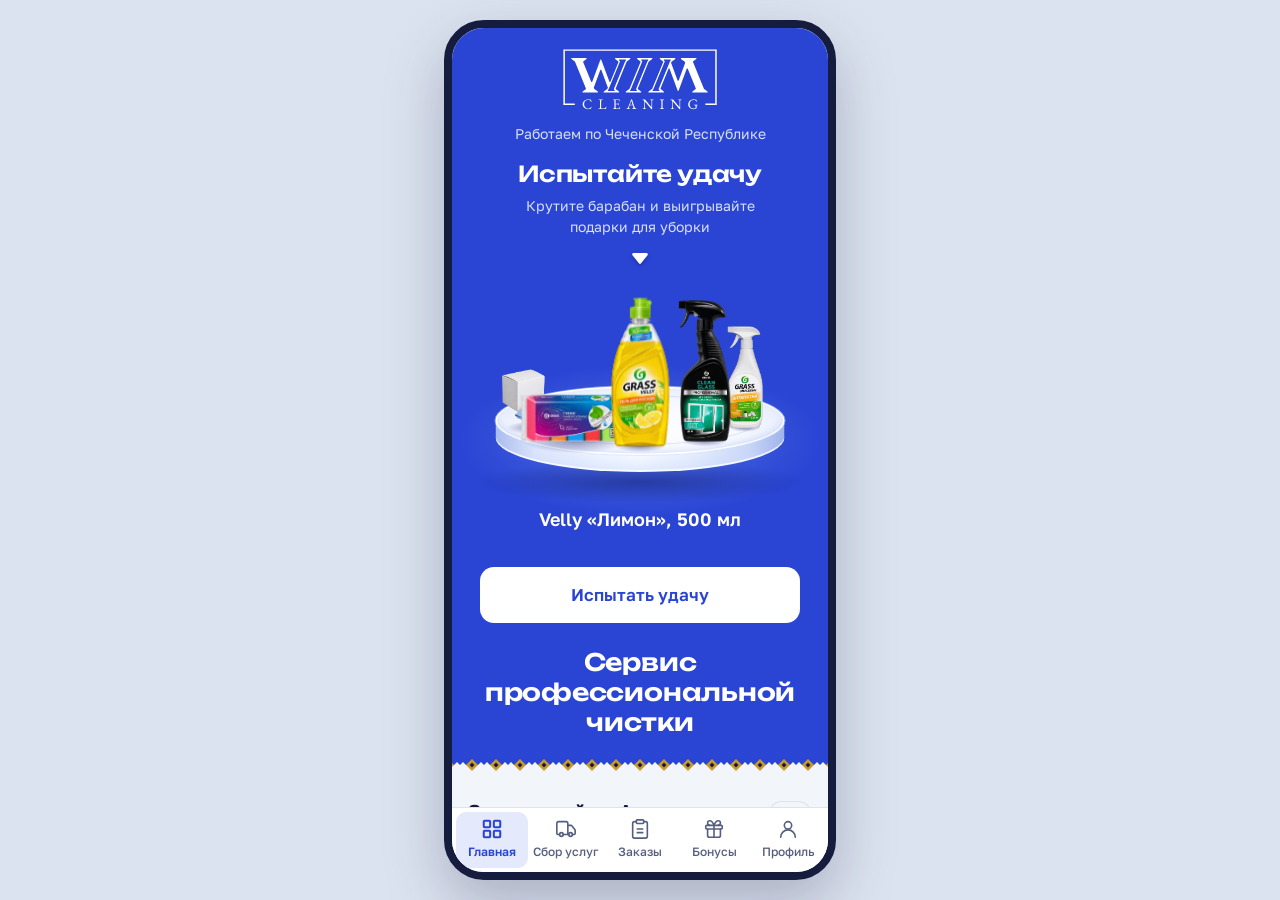
<file: v4/index.html>
<!doctype html>
<html lang="ru">
<head>
<meta charset="utf-8">
<meta name="viewport" content="width=device-width, initial-scale=1, viewport-fit=cover">
<title>Wimcleaning</title>
<meta name="theme-color" content="#2A45D4" id="themeColor">
<link rel="manifest" href="manifest.webmanifest">
<link rel="apple-touch-icon" href="icon-180.png">
<link rel="icon" type="image/png" sizes="192x192" href="icon-192.png">
<meta name="apple-mobile-web-app-capable" content="yes">
<meta name="mobile-web-app-capable" content="yes">
<meta name="apple-mobile-web-app-title" content="Wimcleaning">
<meta name="apple-mobile-web-app-status-bar-style" content="black-translucent">
<link rel="preconnect" href="https://fonts.googleapis.com">
<link rel="preconnect" href="https://fonts.gstatic.com" crossorigin>
<link rel="stylesheet" href="https://fonts.googleapis.com/css2?family=Golos+Text:wght@400;500;600&family=Unbounded:wght@500;600&display=swap">
<style>
/* Раскладка: рамка телефона по центру (на телефоне на весь экран): полоса «Прототип», экран с прокруткой, нижняя панель. */
:root{
  /* «Синька и кайма»: синька — средство для подсинивания белья; охра — нить ковровой каймы */
  --ink:#161C3D; --primary:#2A45D4; --primary-dark:#1B2B8C; --on-primary:#FFFFFF;
  --accent:var(--primary);
  --bg:#F2F5FA; --surface:#FFFFFF; --mist:#E4EAFB; --line:#DCE2EE; --muted:#545E7E;
  --ochre:#C99A2E; --ochre-ink:#6B4C00; --ochre-bg:#FBF2DC;
  --ok:#1F7A4D; --warn:#8A5A00; --danger:#B4232F; --demo:var(--ochre-ink); --demo-bg:var(--ochre-bg);
  --stage:#DCE3F0;
  /* шкала отступов (design.md §5.1): других значений нет */
  --s1:4px; --s2:8px; --s3:12px; --s4:16px; --s5:24px; --s6:32px;
  --font:'Golos Text',system-ui,-apple-system,'Segoe UI',Roboto,'Helvetica Neue',Arial,sans-serif;
  --display:'Unbounded','Golos Text',system-ui,sans-serif;
  --kaima:url("data:image/svg+xml,%3Csvg xmlns='http://www.w3.org/2000/svg' width='24' height='14' viewBox='0 0 24 14'%3E%3Cpath d='M12 1l6 6-6 6-6-6z' fill='%23C99A2E'/%3E%3Cpath d='M12 4.5l2.5 2.5-2.5 2.5-2.5-2.5z' fill='%23161C3D'/%3E%3Cpath d='M0 7l3-3 3 3-3 3zM24 7l-3-3-3 3 3 3z' fill='%23F2F5FA'/%3E%3C/svg%3E");
  color-scheme:light;
}
*{box-sizing:border-box}
html,body{height:100%;margin:0}
/* полосы прокрутки скрыты, прокрутка жестом работает */
*{scrollbar-width:none;-ms-overflow-style:none}
*::-webkit-scrollbar{display:none;width:0;height:0}
body{background:var(--stage);color:var(--ink);font:400 16px/1.5 var(--font);-webkit-text-size-adjust:100%;overflow-x:hidden}
h1,h2,h3,p{margin:0}
h1,h2,h3{text-wrap:balance;font-weight:600}
.h1,.h2,.big{font-family:var(--display);letter-spacing:-.01em}
button,input,select,textarea{font:inherit;color:inherit}
button{cursor:pointer;border:0;background:none;padding:0}
:focus-visible{outline:3px solid var(--primary);outline-offset:2px;border-radius:8px}
.stage{height:100%;height:100dvh;display:grid;place-items:center}
.phone{width:100%;height:100%;display:flex;flex-direction:column;background:var(--bg);position:relative;overflow:hidden;min-width:0}
@media(min-width:600px){
  .stage{padding:16px}
  .phone{width:392px;height:min(860px,100%);border-radius:40px;border:8px solid var(--ink);box-shadow:0 24px 60px rgba(22,28,61,.25)}
}
.sr{position:absolute;width:1px;height:1px;overflow:hidden;clip:rect(0 0 0 0)}

/* полоса прототипа */
.proto{flex:none;height:env(safe-area-inset-top,0px);background:var(--bg)}
.proto[data-tone=hero]{background:var(--primary)}
.proto[data-tone=admin]{background:var(--ink)}
.ahead .exit{margin-left:auto;color:#fff;font-size:14px;line-height:20px;font-weight:600;min-height:44px;padding:0 var(--s3);border-radius:99px;background:rgba(255,255,255,.14)}

.ahead{background:var(--ink);color:#fff;flex:none;height:52px;display:flex;align-items:center;gap:var(--s3);padding-left:max(16px,env(safe-area-inset-left,0px));padding-right:max(16px,env(safe-area-inset-right,0px))}
.ahead b{font-size:16px;line-height:22px;font-weight:600}

.screen{flex:1;min-height:0;overflow-y:auto;overflow-x:hidden;padding:var(--s4);-webkit-overflow-scrolling:touch;overscroll-behavior:contain}
.screen>.in{display:grid;gap:var(--s5);animation:slide .22s ease-out both;align-content:start;min-width:0}
.screen>.in>*{min-width:0}
/* заголовок экрана: «Назад» → 8 → заголовок → 16 → первый блок */
.in>.back{margin-bottom:calc(var(--s2) - var(--s5))}
.in>.h1,.in>.head{margin-bottom:calc(var(--s4) - var(--s5))}
.head{display:flex;flex-wrap:wrap;align-items:center;justify-content:space-between;gap:var(--s3)}
.head .h1{min-width:0}
.head .chip{flex:none}
.head-ico{display:flex;align-items:center;gap:var(--s3)}
/* закреплённая главная кнопка (§5.5) */
.cta-bar{flex:none;background:var(--surface);border-top:1px solid var(--line);padding-block:var(--s3);padding-left:max(16px,env(safe-area-inset-left,0px));padding-right:max(16px,env(safe-area-inset-right,0px))}
.cta-bar .btn{min-height:48px}
.textbtn{min-height:44px;width:100%;color:var(--muted);font-weight:500;font-size:14px;line-height:20px;text-align:center}
@keyframes slide{from{opacity:0;transform:translateX(16px)}to{opacity:1;transform:none}}

.tabbar{flex:none;display:grid;grid-auto-flow:column;grid-auto-columns:1fr;background:var(--surface);border-top:1px solid var(--line);padding:4px 8px calc(4px + env(safe-area-inset-bottom,0px))}
.tabbar button{display:grid;justify-items:center;gap:2px;font-size:12px;font-weight:500;color:var(--muted);min-height:52px;padding:6px 2px;border-radius:14px}
.tabbar button[aria-current=page]{color:var(--primary);font-weight:600}
.tabbar button[aria-current=page] svg{stroke-width:2.25}
.tabbar svg{width:24px;height:24px}
.tabbar button{position:relative}
.tabbar .badge{position:absolute;top:2px;left:calc(50% + 4px);min-width:18px;height:18px;padding:0 5px;border-radius:9px;background:var(--primary);color:#fff;font-size:11px;line-height:18px;font-weight:700;font-variant-numeric:tabular-nums}
/* Сбор услуг: позиции на странице услуги */
.pos{display:grid;gap:var(--s3);padding:var(--s4) 0;border-top:1px solid var(--line)}
.pos:first-child{border-top:0;padding-top:var(--s2)}
.pos-h{display:flex;align-items:center;justify-content:space-between;min-height:40px}
.iconbtn.sm{width:40px;height:40px;border-radius:12px;background:transparent;color:var(--muted)}
.iconbtn.sm svg{width:20px;height:20px}
.dims{display:grid;grid-template-columns:1fr 12px 1fr 72px;gap:var(--s2);align-items:end}
.dim{display:grid;gap:4px;min-width:0}
.dim label,.area span{font-size:12px;line-height:16px;color:var(--muted)}
.dim .inp{text-align:center;font-weight:600;font-variant-numeric:tabular-nums;padding:10px 4px}
.dims .x{padding-bottom:13px;color:var(--muted);text-align:center}
.area{display:grid;gap:4px;justify-items:end;min-width:0}
.area b{min-height:48px;display:flex;align-items:center;font-variant-numeric:tabular-nums;white-space:nowrap}
.pos-f{display:flex;justify-content:space-between;align-items:center;gap:var(--s2);min-height:20px}
.pos-f .err{color:var(--danger);font-size:12px;line-height:16px}
.pos-f b{font-variant-numeric:tabular-nums;white-space:nowrap;margin-left:auto}
.pos .inp.bad{border-color:var(--danger)}
.seg3{display:grid;grid-template-columns:repeat(3,1fr);gap:var(--s2)}
.seg3 .pick{padding:0 4px}
.addpos{display:flex;align-items:center;justify-content:center;gap:8px;min-height:48px;width:100%;border:1.5px dashed var(--primary);border-radius:14px;color:var(--primary);font-weight:600}
.addpos svg{width:20px;height:20px}
.ed-total{display:flex;justify-content:space-between;align-items:baseline;gap:var(--s2);margin-top:var(--s4);padding-top:var(--s3);border-top:1px solid var(--line)}
.ed-total b,.sumbig{font-size:20px;line-height:24px;white-space:nowrap;font-variant-numeric:tabular-nums}
.grp-h{display:flex;gap:var(--s3);align-items:center}
.grow{flex:1;min-width:0}
.nowrap{white-space:nowrap}
.lines{margin:0;padding-left:18px;display:grid;gap:2px;color:var(--muted);font-size:14px;line-height:20px}
.brief{display:grid;gap:4px}

svg.ic{width:22px;height:22px;fill:none;stroke:currentColor;stroke-width:1.75;stroke-linecap:round;stroke-linejoin:round;flex:none}

/* знак */
.logo{display:block;width:156px;height:auto;aspect-ratio:778/320;color:var(--ink);fill:currentColor;flex:none}
.hero .logo{color:#fff}
.ahead .logo{width:72px;color:#fff}
/* шапка главной: единственное яркое место; кайма по нижнему краю */
.hero{margin:calc(-1 * var(--s4)) calc(-1 * var(--s4)) 0;padding:20px var(--s4) 28px;background:var(--primary);color:var(--on-primary);display:grid;gap:var(--s4);position:relative}
.hero{text-align:center;justify-items:center}
.hero .brand{display:grid;gap:var(--s3);justify-items:center}
.hero .lead{display:grid;gap:var(--s2);justify-items:center;max-width:32ch}
/* синее продолжение шапки вверх: видно только при оттягивании экрана вниз */
.hero::before{content:"";position:absolute;left:0;right:0;bottom:100%;height:100vh;background:var(--primary);pointer-events:none}
.hero::after{content:"";position:absolute;left:0;right:0;bottom:-7px;height:14px;background:var(--kaima) repeat-x center/24px 14px}
.hero .muted{color:#D9DFFB}
.hero .h1{font-size:24px;line-height:30px}
.hero :focus-visible{outline-color:#fff}
/* призовая карусель GRASS в шапке (design.md «Версия 2»); всё под префиксом .lot */
.lot{width:100%;max-width:400px;display:grid;justify-items:center;margin-bottom:var(--s2)}
.lot-h{font:600 22px/28px var(--display);letter-spacing:-.01em;color:#fff}
.lot-sub{margin-top:var(--s2);max-width:30ch}
.lot-scene{--W:343px;position:relative;width:100%;height:calc(var(--W) * .64 + 6px);margin-top:var(--s3);
  --R:calc(var(--W) * .32);--yc:calc(var(--W) * .48 + 6px);/* +6px = LOT_OFF в JS */--brx:calc(var(--W) * .42);--bry:calc(var(--W) * .10);--side:calc(var(--W) * .05);--hc:calc(var(--W) * .48)}
.lot-scene>*{pointer-events:none}
.lot-glow{position:absolute;left:50%;top:calc(var(--yc) + var(--side) + var(--bry) - var(--W)*.03);width:calc(var(--brx)*2.3);height:calc(var(--W)*.12);transform:translateX(-50%);
  background:radial-gradient(closest-side,rgba(10,18,84,.42),rgba(10,18,84,.18) 55%,rgba(10,18,84,0))}
.lot-halo{position:absolute;left:50%;top:calc(var(--yc) - var(--bry)*1.6);width:calc(var(--brx)*2.5);height:calc(var(--bry)*2 + var(--side) + var(--bry)*1.6 + var(--W)*.03);transform:translateX(-50%);
  background:radial-gradient(closest-side,rgba(148,190,255,.40),rgba(148,190,255,.14) 60%,rgba(148,190,255,0))}
.lot-side{position:absolute;left:50%;top:var(--yc);width:calc(var(--brx)*2);height:calc(var(--side) + var(--bry));transform:translateX(-50%);
  border-radius:0 0 var(--brx) var(--brx) / 0 0 var(--bry) var(--bry);
  background:linear-gradient(180deg,rgba(255,255,255,0) 55%,rgba(196,216,255,.55) 100%),linear-gradient(90deg,#A9BCEF 0%,#DCE5FC 14%,#F7F9FF 38%,#FFFFFF 50%,#EDF2FE 66%,#C8D5F7 88%,#9FB3EB 100%);
  box-shadow:inset 0 -2px 0 rgba(255,255,255,.75)}
.lot-top{position:absolute;left:50%;top:calc(var(--yc) - var(--bry));width:calc(var(--brx)*2);height:calc(var(--bry)*2);transform:translateX(-50%);border-radius:50%;
  background:radial-gradient(ellipse 70% 80% at 50% 60%,#FFFFFF 0%,#F6F8FF 50%,#E3EAFC 82%,#CFDBF8 100%);
  box-shadow:inset 0 0 0 1.5px rgba(255,255,255,.95),inset 0 -3px 6px rgba(120,150,230,.25),0 0 0 1px rgba(205,222,255,.55)}
.lot-top::after{content:"";position:absolute;inset:14% 9%;border-radius:50%;box-shadow:inset 0 0 0 1px rgba(170,195,245,.45)}
.lot-spot{position:absolute;left:50%;top:calc(var(--yc) + var(--W)*.077 - var(--W)*.05);width:calc(var(--W)*.36);height:calc(var(--W)*.10);transform:translateX(-50%);border-radius:50%;
  background:radial-gradient(closest-side,rgba(150,190,255,.60),rgba(150,190,255,.26) 55%,rgba(150,190,255,0));opacity:0;transition:opacity .2s ease-out}
.lot-beam{position:absolute;left:50%;bottom:calc(100% - var(--yc) - var(--W)*.077);width:calc(var(--W)*.42);height:calc(var(--W)*.50);transform:translateX(-50%);
  background:radial-gradient(ellipse 50% 100% at 50% 100%,rgba(205,224,255,.38),rgba(205,224,255,0) 100%);opacity:0;transition:opacity .2s ease-out}
.lot-ring{position:absolute;inset:0}
.lot-item{position:absolute;left:50%;top:0;width:0;height:0;will-change:transform,opacity}
.lot-item img{position:absolute;left:0;bottom:0;height:calc(var(--hc) * var(--k));width:auto;max-width:none;transform:translate(calc(-50% + var(--dx)*1%),calc(var(--drop)*1%));
  -webkit-user-drag:none;user-select:none;transition:transform .32s ease-out}
.lot-item i{position:absolute;left:0;bottom:0;width:calc(var(--hc) * var(--sw));height:calc(var(--hc) * var(--sw) * .24);transform:translate(-50%,45%);border-radius:50%;
  background:radial-gradient(closest-side,rgba(18,30,110,.50),rgba(18,30,110,.20) 60%,rgba(18,30,110,0))}
.lot-pointer{position:absolute;left:50%;top:4px;width:16px;height:11px;transform:translateX(-50%);z-index:300;filter:drop-shadow(0 2px 2px rgba(10,18,80,.35))}
.lot-pointer svg{display:block;width:16px;height:11px}
.lot[data-state=result] .lot-spot,.lot[data-state=result] .lot-beam{opacity:1;transition-duration:.45s}
.lot[data-state=result] .lot-item.win img{transform:translate(calc(-50% + var(--dx)*1%),calc(var(--drop)*1%)) scale(1.04)}
.lot[data-state=loading] .lot-ring,.lot[data-state=error] .lot-ring{visibility:hidden}
.lot-cap{min-height:72px;margin-top:var(--s2);display:grid;align-content:start;gap:var(--s1);max-width:28ch}
.lot-kick{font:500 14px/20px var(--font);color:#D9DFFB}
.lot-name{font:600 18px/24px var(--font);color:#fff;overflow-wrap:anywhere}
.lot[data-state=spinning] .lot-name{color:#D9DFFB;font-weight:500}
.lot:not([data-state=result]) .lot-kick{visibility:hidden}
.lot-btn{margin-top:var(--s3);width:100%;max-width:320px;min-height:56px;padding:var(--s3) var(--s5);border-radius:14px;background:#fff;color:var(--primary);font:600 17px/24px var(--font);transition:background-color .1s,transform .1s}
.lot-btn:active{transform:scale(.97);background:var(--mist)}
.hero .lot-btn:focus-visible{outline:3px solid #fff;outline-offset:3px;border-radius:14px}
.lot-btn[aria-disabled=true]{background:#C9D1F5;color:var(--primary-dark);cursor:default;transform:none}
@media (prefers-reduced-motion:reduce){.lot-spot,.lot-beam,.lot-item img,.lot[data-state=result] .lot-spot,.lot[data-state=result] .lot-beam{transition:none}.lot[data-state=result] .lot-item.win img{transform:translate(calc(-50% + var(--dx)*1%),calc(var(--drop)*1%))}}

/* элементы */
.card{background:var(--surface);border-radius:20px;padding:var(--s4);box-shadow:0 0 0 1px var(--line) inset}
.card>:first-child{margin-top:0}
.card.tap{display:block;width:100%;text-align:left}
.card.tap.ocard,.card.tap.active-order{display:grid}
.stack{display:grid;gap:var(--s2)}
.card.stack{gap:var(--s3)}
.card.stack.roomy{gap:var(--s4)}
.stack.tight{gap:var(--s1)}
.card.stack>.after-btns{margin-top:calc(var(--s2) - var(--s3))}
.grid2 .btn{min-height:44px}
.center{text-align:center}
.row{display:flex;align-items:center;gap:var(--s3)}
.row.sb{justify-content:space-between}
.muted{color:var(--muted)}
.small{font-size:14px;line-height:20px}
.xs{font-size:12px;line-height:16px}
.h1{font-size:24px;line-height:30px}
.h2{font-size:18px;line-height:24px}
h3{font-size:16px;line-height:22px}
.btn{display:inline-flex;align-items:center;justify-content:center;gap:8px;min-height:48px;padding:10px 20px;border-radius:14px;font-weight:600;transition:transform .1s;width:100%;text-align:center}
.btn:active{transform:scale(.97)}
.btn.pri{background:var(--primary);color:var(--on-primary)}
.btn.pri:active{background:var(--primary-dark)}
.btn.sec{background:var(--mist);color:var(--primary-dark)}
.btn.out{background:var(--surface);box-shadow:0 0 0 1.5px var(--line) inset}
.btn.dng{background:var(--surface);color:var(--danger);box-shadow:0 0 0 1.5px var(--danger) inset}
.btn.dark{background:var(--ink);color:#fff}
.btn[disabled]{opacity:.55;pointer-events:none}
.btn.ok{background:var(--ok);color:#fff}
.btn.ok svg{stroke-width:3}
.iconbtn{width:44px;height:44px;border-radius:14px;display:grid;place-items:center;background:var(--mist);color:var(--primary-dark)}
.back{display:inline-flex;align-items:center;gap:var(--s1);color:var(--primary);font-weight:600;min-height:44px;margin-top:calc(-1 * var(--s2));margin-left:calc(-1 * var(--s2));padding:0 var(--s2);justify-self:start}
.chip{display:inline-flex;align-items:center;gap:6px;font-size:12px;line-height:16px;font-weight:600;padding:var(--s1) var(--s3);border-radius:99px;white-space:nowrap;background:var(--mist);color:var(--primary-dark);flex:none}
.chip.demo{background:var(--demo-bg);color:var(--demo);box-shadow:0 0 0 1px rgba(201,154,46,.55) inset;border-radius:4px 99px 99px 4px;padding:2px var(--s2);height:20px}
/* цена и бирка ДЕМО — одна строка, бирка не переносится (§5.3) */
.price-line{display:flex;align-items:center;gap:var(--s2);flex-wrap:nowrap;white-space:nowrap}
.price-line b{font-weight:600}
.price-line.md{font-size:20px;line-height:24px}
.chip.demo::before{content:"";width:5px;height:5px;border-radius:99px;background:var(--surface);box-shadow:0 0 0 1px var(--ochre)}
.chip.s-accepted{background:#E7EAF2;color:#2E3655}
.chip.s-picked_up{background:#DDF0F4;color:#0F5466}
.chip.s-in_progress{background:var(--mist);color:var(--primary-dark)}
.chip.s-ready{background:#DFF2E6;color:#1B6B3F}
.chip.s-delivered{background:var(--ok);color:#fff}
.chip.s-cancelled{background:#FBE3E3;color:#A11D2B}
.ico{width:48px;height:48px;border-radius:14px;background:var(--mist);color:var(--primary);display:grid;place-items:center;flex:none}
.ico svg{width:26px;height:26px}
.notice{background:var(--demo-bg);color:var(--ochre-ink);border-radius:14px;padding:var(--s3);font-size:14px;line-height:20px}
.notice.warn{background:#FFF1D6;color:#6B4200}
.notice.err{background:#FBE3E3;color:#8E1A25}
.list{margin:0;padding-left:20px;display:grid;gap:var(--s2)}
.hr{height:1px;background:var(--line);border:0;margin:0}
.sect{display:grid;gap:var(--s3)}

/* формы */
.form{display:grid;gap:var(--s4)}
.field{display:grid;gap:0}
.field>label,.field>.lbl{font-weight:600;font-size:14px;line-height:20px;margin-bottom:var(--s2)}
.field>.lbl.row{display:flex;justify-content:space-between}
.field>.lbl .cnt-ph{font-weight:500;color:var(--muted)}
.field .help{font-size:12px;line-height:16px;color:var(--muted);margin-top:var(--s1)}
.field .error{font-size:14px;line-height:20px;color:var(--danger);font-weight:500;margin-top:var(--s1)}
.inp{width:100%;min-height:48px;padding:10px 14px;border-radius:14px;border:1.5px solid var(--line);background:var(--surface)}
.inp:focus{outline:3px solid rgba(42,69,212,.30);border-color:var(--primary)}
.inp.bad{border-color:var(--danger)}
textarea.inp{min-height:84px;resize:vertical}
.chips{display:flex;flex-wrap:wrap;gap:var(--s2)}
.pick{min-height:44px;padding:0 var(--s3);border-radius:14px;border:1.5px solid var(--line);background:var(--surface);font-weight:500;font-size:14px;line-height:20px;white-space:nowrap;text-align:center}
.pick[aria-pressed=true]{background:var(--primary);color:#fff;border-color:var(--primary)}
/* ровная сетка чипов выбора: 2 колонки одинаковой ширины (§5.4) */
.grid2{display:grid;grid-template-columns:1fr 1fr;gap:var(--s2)}
.grid2 .pick{min-height:48px;font-variant-numeric:tabular-nums}
.grid2 .pick.s44{min-height:44px}
.grid2 .full{grid-column:1/-1}
/* сегмент-переключатель (§5.4а) */
.segm{display:grid;grid-auto-flow:column;grid-auto-columns:1fr;background:var(--mist);border-radius:14px;padding:var(--s1);min-height:44px}
.segm button{border-radius:10px;font-size:14px;line-height:20px;font-weight:500;color:var(--muted);min-height:36px;white-space:nowrap;padding:0 var(--s1)}
.segm button[aria-pressed=true]{background:var(--surface);box-shadow:0 0 0 1px var(--line) inset;color:var(--ink);font-weight:600}
/* горизонтальная лента чипов (админка) */
.ribbon{display:flex;gap:var(--s2);margin:0 calc(-1 * var(--s4));padding:var(--s1) var(--s4);overflow-x:auto;scroll-snap-type:x proximity;scrollbar-width:none}
.ribbon::-webkit-scrollbar{display:none}
.ribbon button{flex:none;scroll-snap-align:start;height:36px;padding:0 var(--s3);border-radius:99px;border:1.5px solid var(--line);background:var(--surface);font-size:14px;line-height:20px;font-weight:500;display:inline-flex;align-items:center;gap:6px;white-space:nowrap;position:relative}
.ribbon button::after{content:'';position:absolute;left:0;right:0;top:-4px;bottom:-4px}
.ribbon button b{font-weight:600;font-variant-numeric:tabular-nums}
.ribbon button[aria-pressed=true]{background:var(--primary);color:#fff;border-color:var(--primary)}
.stepper{display:grid;grid-template-columns:48px 1fr 48px;gap:var(--s2);align-items:center}
.stepper input{text-align:center;font-weight:600;font-size:20px;line-height:24px;font-variant-numeric:tabular-nums}
.stepper .iconbtn{width:48px;height:48px}
.stepper.mini{grid-template-columns:44px 32px 44px}
.stepper.mini .iconbtn{width:44px;height:44px}
.stepper .num{text-align:center;font-size:20px;line-height:24px;font-weight:600;font-variant-numeric:tabular-nums}

/* каталог */
.svc-list{background:var(--surface);border-radius:20px;box-shadow:0 0 0 1px var(--line) inset;display:grid;overflow:hidden}
.svc{display:grid;grid-template-columns:48px 1fr 20px;gap:var(--s3);align-items:center;text-align:left;width:100%;padding:var(--s3) var(--s4);min-height:72px;transition:background-color .12s}
.svc>span{display:grid;gap:2px;min-width:0}
.svc+.svc{border-top:1px solid var(--line)}
.svc:active{background:var(--mist)}
.svc .chev{color:var(--muted);width:20px;height:20px}
.svc h3{font-size:17px;line-height:22px}
.svc .price-line{font-size:14px;line-height:20px;font-weight:600}
.svc .note{font-size:14px;line-height:20px;color:var(--muted)}
.active-order{display:grid;gap:0}
.active-order .row{margin-top:var(--s1)}
.active-order .clamp{margin-top:var(--s2);display:-webkit-box;-webkit-line-clamp:2;-webkit-box-orient:vertical;overflow:hidden}
.active-progress{margin-top:var(--s3)}
.active-progress ol{display:grid;grid-template-columns:repeat(5,minmax(0,1fr));gap:0;margin:0;padding:0;list-style:none}
.active-progress li{position:relative;z-index:0;display:grid;grid-template-rows:22px auto;justify-items:center;gap:var(--s1);min-width:0;text-align:center}
.active-progress li::before{content:"";position:absolute;z-index:-1;left:50%;right:-50%;top:10px;height:2px;background:var(--line)}
.active-progress li:last-child::before{display:none}
.active-progress li.done::before{background:var(--primary)}
.active-progress .node{width:22px;height:22px;display:grid;place-items:center;border:2px solid var(--line);border-radius:50%;background:var(--surface);color:#fff}
.active-progress .node svg{width:12px;height:12px;fill:none;stroke:currentColor;stroke-width:3;stroke-linecap:round;stroke-linejoin:round}
.active-progress li.done .node{border-color:var(--primary);background:var(--primary)}
.active-progress li.current .node{border:3px solid var(--primary)}
.active-progress li.current .node::after{content:"";width:8px;height:8px;border-radius:50%;background:var(--primary)}
.active-progress .label{max-width:100%;font-size:12px;line-height:16px;color:var(--muted);overflow-wrap:anywhere}
.active-progress li.done .label{color:var(--ink)}
.active-progress li.current .label{color:var(--primary-dark);font-weight:600}

/* калькулятор */
.calc{display:grid;gap:var(--s3);min-width:0}
.calc>*{min-width:0}
.calc .hint:empty{display:none}
.calc .total{margin-top:var(--s1)}
.calc .total p{margin-top:var(--s1)}
.slider{display:grid}
.slider>.row{margin-bottom:var(--s2)}
.rug-wrap{border-radius:16px;background:var(--bg);padding:10px;box-shadow:0 0 0 1px var(--line) inset}
.rug{display:block;width:100%;height:auto;border-radius:6px}
.big{font-size:36px;line-height:40px;font-weight:600;font-variant-numeric:tabular-nums;letter-spacing:-.5px}
.area-read{display:flex;align-items:baseline;gap:6px;font-size:20px;line-height:24px;font-weight:600;font-variant-numeric:tabular-nums}
input[type=range]{-webkit-appearance:none;appearance:none;width:100%;height:44px;background:transparent;margin:0;touch-action:pan-y}
input[type=range]::-webkit-slider-runnable-track{height:10px;border-radius:99px;background:linear-gradient(90deg,var(--primary) var(--p,0%),var(--mist) var(--p,0%))}
input[type=range]::-moz-range-track{height:10px;border-radius:99px;background:var(--mist)}
input[type=range]::-moz-range-progress{height:10px;border-radius:99px;background:var(--primary)}
input[type=range]::-webkit-slider-thumb{-webkit-appearance:none;width:30px;height:30px;margin-top:-10px;background:var(--primary);border:3px solid #fff;border-radius:50% 50% 50% 0;transform:rotate(-45deg);box-shadow:0 2px 6px rgba(22,28,61,.35)}
input[type=range]::-moz-range-thumb{width:26px;height:26px;background:var(--primary);border:3px solid #fff;border-radius:50% 50% 50% 0;transform:rotate(-45deg);box-shadow:0 2px 6px rgba(22,28,61,.35)}
.scale{display:flex;justify-content:space-between;font-size:12px;color:var(--muted)}

/* фото */
.photos{display:grid;grid-template-columns:repeat(3,1fr);gap:8px}
.ph{position:relative;aspect-ratio:1;border-radius:12px;overflow:hidden;background:var(--mist)}
.ph img{width:100%;height:100%;object-fit:cover;display:block}
.ph button.rm{position:absolute;top:0;right:0;width:44px;height:44px;border-radius:99px;background:none;color:#fff;display:grid;place-items:center}
.ph button.rm::before{content:'';position:absolute;inset:6px;border-radius:99px;background:rgba(22,28,61,.82)}
.ph button.rm svg{width:16px;height:16px;position:relative}
.ph.view{cursor:zoom-in}
.addph{aspect-ratio:1;border:2px dashed var(--primary);border-radius:12px;color:var(--primary);display:grid;place-content:center;justify-items:center;gap:var(--s1);font-size:12px;line-height:16px;font-weight:600;background:var(--surface);text-align:center;padding:var(--s1)}
.drop-hint{border:2px dashed var(--primary);border-radius:14px;height:96px;color:var(--primary);display:flex;align-items:center;justify-content:center;gap:var(--s2);font-weight:600;background:var(--surface);width:100%}

/* трекер */
.track{display:grid;gap:0;margin:0;padding:0;list-style:none}
.step{display:grid;grid-template-columns:28px 1fr;gap:var(--s3);position:relative;padding-bottom:var(--s4);min-height:44px}
.step:last-child{padding-bottom:0}
.dot{width:28px;height:28px;border-radius:99px;border:2px solid var(--line);background:var(--surface);display:grid;place-items:center;color:#fff;position:relative;z-index:1}
.dot svg{width:16px;height:16px;stroke-width:3}
.step::before{content:"";position:absolute;left:13px;top:28px;bottom:0;width:2px;background:var(--line)}
.step:last-child::before{display:none}
.step::after{content:"";position:absolute;left:13px;top:28px;bottom:0;width:2px;background:var(--primary);transform:scaleY(0);transform-origin:top}
.step.done::after{transform:scaleY(1);animation:flow .3s ease-out}
.step.done.last::after{transform:scaleY(0)}
.step.done .dot{background:var(--primary);border-color:var(--primary)}
.step.now .dot{background:var(--surface);border:3px solid var(--primary);color:var(--primary);animation:pop .3s ease-out}
.step.now .dot::before{content:'';width:10px;height:10px;border-radius:99px;background:var(--primary)}
.step.bad .dot{background:var(--danger);border-color:var(--danger)}
.step.bad::before,.step.bad::after{display:none}
.step.skip .dot{opacity:.5}
.step h4{margin:0;font-size:16px;font-weight:600;line-height:28px}
.step.future h4{color:var(--muted);font-weight:500}
.step p{font-size:14px;line-height:20px;color:var(--muted);margin-top:2px}
.step time{display:block;font-size:12px;line-height:16px;color:var(--muted);margin-top:2px}
@keyframes flow{from{transform:scaleY(0)}to{transform:scaleY(1)}}
@keyframes pop{from{transform:scale(.6);opacity:.4}to{transform:none;opacity:1}}

/* штамп «принято» */
.stamp{width:96px;height:96px;border-radius:99px;background:var(--mist);display:grid;place-items:center;margin:var(--s2) auto 0}
.stamp svg{width:56px;height:56px;fill:none;stroke:var(--primary);stroke-width:3.5;stroke-linecap:round;stroke-linejoin:round}
.stamp path{stroke-dasharray:40;stroke-dashoffset:40;animation:draw .5s .15s ease-out forwards}
@keyframes draw{to{stroke-dashoffset:0}}

/* скелетоны */
.skel{height:84px;border-radius:20px;background:linear-gradient(90deg,#E6EBF4,#F4F6FB,#E6EBF4);background-size:200% 100%;animation:shimmer 1.8s linear infinite}
@keyframes shimmer{to{background-position:-200% 0}}
.spin{width:18px;height:18px;border:3px solid rgba(255,255,255,.35);border-top-color:#fff;border-radius:99px;animation:rot .7s linear infinite}
@keyframes rot{to{transform:rotate(360deg)}}

/* админка */
.filters{display:grid}
.filters>.inp{margin-bottom:var(--s3)}
.filters>.ribbon+.ribbon{margin-top:var(--s2)}
.filters>.segm{margin-top:var(--s2)}
.filters>.stack{margin-top:var(--s2)}
.listhead{display:grid;gap:var(--s2);margin-top:calc(var(--s4) - var(--s5))}
.cards{display:grid;gap:var(--s3)}
.ocard{display:grid;gap:0}
.ocard .row{gap:var(--s2)}
.ocard>.row+*{margin-top:var(--s1)}
.ocard>.xs{margin-top:var(--s1)}
/* подпись над значением, по левому краю (§5.7) */
.kv{display:grid;grid-template-columns:1fr 1fr;gap:var(--s3) var(--s4);margin:0}
.kv>div{min-width:0;display:grid;gap:var(--s1)}
.kv>.wide{grid-column:1/-1}
.kv dt{font-size:12px;line-height:16px;color:var(--muted)}
.kv dd{margin:0;font-size:16px;line-height:22px;color:var(--ink);overflow-wrap:anywhere}
.kv a.tel{display:inline-flex;align-items:center;min-height:44px;margin-block:-11px;color:var(--primary);font-weight:600}
.sum-in{display:grid;grid-template-columns:1fr auto;gap:var(--s2);align-items:center}
.sum-in .inp-wrap{position:relative}
.sum-in .inp-wrap .inp{padding-right:36px}
.sum-in .inp-wrap span{position:absolute;right:14px;top:50%;transform:translateY(-50%);color:var(--muted)}
.wrap{min-width:0;overflow-wrap:anywhere}
.slot{display:grid;gap:var(--s2)}
.bar{height:8px;border-radius:99px;background:var(--mist);overflow:hidden}
.bar i{display:block;height:100%;background:var(--primary);border-radius:99px}
.bar i.full{background:var(--danger)}
.hist{display:grid;margin:0;padding:0;list-style:none;font-size:14px;line-height:20px}
.hist li{display:flex;justify-content:space-between;gap:var(--s2);padding-block:var(--s2)}
.hist li+li{border-top:1px solid var(--line)}
.hist li .muted{font-variant-numeric:tabular-nums;white-space:nowrap}

/* оверлеи */
.overlay{position:absolute;inset:0;background:rgba(22,28,61,.6);display:flex;align-items:flex-end;z-index:20;animation:fade .16s ease-out}
.sheet{background:var(--surface);width:100%;border-radius:24px 24px 0 0;padding:var(--s5) var(--s4) calc(var(--s4) + env(safe-area-inset-bottom,0px));display:grid;gap:var(--s3);animation:up .22s ease-out;max-height:90%;overflow:auto}
.lightbox{align-items:center;justify-content:center;background:rgba(12,15,34,.94);flex-direction:column;gap:var(--s3);padding:var(--s4)}
.lightbox .btn{width:auto}
.lightbox img{max-width:100%;max-height:70%;border-radius:12px}
@keyframes fade{from{opacity:0}to{opacity:1}}
@keyframes up{from{transform:translateY(24px);opacity:.6}to{transform:none;opacity:1}}
.a2hs{position:absolute;left:var(--s3);right:var(--s3);bottom:calc(72px + env(safe-area-inset-bottom,0px));z-index:25;background:var(--ink);color:#fff;border-radius:16px;padding:12px 44px 12px 14px;display:grid;grid-template-columns:40px 1fr;gap:12px;align-items:center;box-shadow:0 12px 30px rgba(10,16,60,.35);animation:fade .2s}
.a2hs .ai{width:40px;height:40px;border-radius:10px;overflow:hidden}
.a2hs .ai img{width:100%;height:100%;display:block}
.a2hs p{font-size:14px;line-height:20px}
.a2hs svg.sh{width:18px;height:18px;vertical-align:-3px;stroke:#fff;fill:none;stroke-width:2}
.a2hs .cl{position:absolute;top:4px;right:4px;width:40px;height:40px;display:grid;place-items:center;color:#fff}
.toast{position:absolute;left:var(--s4);right:var(--s4);bottom:84px;background:var(--ink);color:#fff;border-radius:14px;padding:12px 16px;font-weight:500;z-index:30;text-align:center;animation:fade .16s}

.phone.has-cta .toast{bottom:156px}
.empty{text-align:center;display:grid;gap:var(--s3);justify-items:center;padding:var(--s6) var(--s4)}

@media (prefers-reduced-motion:reduce){
  *,*::before,*::after{animation-duration:.001ms!important;animation-iteration-count:1!important;transition-duration:.001ms!important}
  .skel{animation:none}
}
/* бонусы и уровни */
.lvl{background:var(--primary);color:#fff;border-radius:20px;padding:var(--s4);display:grid;gap:var(--s3)}
.lvl .top{display:flex;justify-content:space-between;align-items:flex-end;gap:var(--s3)}
.lvl .eyebrow{font-size:12px;line-height:16px;font-weight:700;letter-spacing:.08em;text-transform:uppercase;color:#F3D489}
.lvl .name{font-family:var(--display);font-size:20px;line-height:26px}
.lvl .pct{font-family:var(--display);font-size:44px;line-height:44px;font-weight:700;letter-spacing:-.02em}
.lvl .sub{color:#D9DFFB;font-size:14px;line-height:20px}
.lvl .bal{display:flex;justify-content:space-between;align-items:center;padding-top:var(--s3);border-top:1px solid rgba(255,255,255,.2);font-size:14px;line-height:20px}
.lvl .bal b{font-family:var(--display);font-size:18px;line-height:24px}
.lvl .btn{background:rgba(255,255,255,.14);color:#fff;min-height:44px}
.bar{height:8px;border-radius:99px;background:rgba(255,255,255,.22);overflow:hidden}
.bar i{display:block;height:100%;background:var(--ochre);border-radius:99px;transform-origin:left center}
.bonus-card{display:grid;grid-template-columns:minmax(0,1fr) 20px;align-items:center;gap:var(--s3);width:100%;min-height:44px;text-align:left;background:var(--surface);color:var(--ink);border-radius:16px;padding:var(--s2) var(--s4);box-shadow:0 0 0 1px var(--line) inset;transition:background .15s}
.bonus-card:active{background:var(--mist)}
.bonus-card .bonus-copy{display:grid;gap:var(--s1);min-width:0}
.bonus-card b{font-size:16px;line-height:22px;font-weight:600}
.bonus-card .bonus-amount{white-space:nowrap}
.bonus-card .bonus-help{font-size:13px;line-height:18px;color:var(--muted)}
.bonus-card .chev{width:20px;height:20px;color:var(--muted)}
.bonus-line{display:flex;align-items:center;gap:var(--s2);font-size:14px;line-height:20px;color:var(--ochre-ink);background:var(--ochre-bg);border-radius:12px;padding:var(--s2) var(--s3)}
.bonus-line .ic{width:18px;height:18px;flex:none}
.tiers{display:grid;gap:var(--s2);list-style:none;padding:0;margin:0}
.tier{display:grid;grid-template-columns:60px 1fr;gap:var(--s3);align-items:center;background:var(--surface);border-radius:16px;padding:var(--s3);box-shadow:0 0 0 1px var(--line) inset}
.tier.cur{box-shadow:0 0 0 2px var(--primary) inset}
.tier .tp{font-family:var(--display);font-size:20px;line-height:24px;font-weight:700;color:var(--primary);text-align:center}
.tier h3{margin:0;font-size:16px;line-height:22px}
.chip.lv{background:var(--ochre-bg);color:var(--ochre-ink)}
.bswitch{display:flex;align-items:center;gap:var(--s3);width:100%;text-align:left;padding:var(--s3);border-radius:14px;background:var(--ochre-bg);color:var(--ink);min-height:56px}
.bswitch .grow{display:grid;gap:2px}
.bswitch .knob{flex:none;width:44px;height:26px;border-radius:99px;background:#CFC6AE;position:relative;transition:background .2s}
.bswitch .knob::after{content:"";position:absolute;top:3px;left:3px;width:20px;height:20px;border-radius:99px;background:#fff;box-shadow:0 1px 2px rgba(0,0,0,.25);transition:transform .2s}
.bswitch[aria-checked=true] .knob{background:var(--primary)}
.bswitch[aria-checked=true] .knob::after{transform:translateX(18px)}
#totalIn{display:grid;gap:var(--s3)}
</style>
<script src="https://cdnjs.cloudflare.com/ajax/libs/gsap/3.12.5/gsap.min.js"></script>
<link rel="stylesheet" href="client-features.css?v=20261116-account-a2">
<link rel="stylesheet" href="booking.css?v=20261116-account-a2">
<link rel="stylesheet" href="service-experience.css?v=20261116-account-a2">
<link rel="stylesheet" href="account-design.css?v=20261116-bottom-inset">
</head>
<body>
<!-- Логотип Wimcleaning (Материалы/Логотип/wim cleaning.svg, обрезан без белого фона), цвет через currentColor -->
<svg width="0" height="0" style="position:absolute" aria-hidden="true"><symbol id="wim-logo" viewBox="206 265 778 320"><path d="M212.9 272.0 L212.9 549.0 L269.64 549.0 L269.64 541.7 L220.2 541.7 L220.2 279.3 L970.3 279.3 L970.3 541.7 L920.86 541.7 L920.86 549.0 L977.6 549.0 L977.6 272.0 Z"/><path d="M689.045 472.874 L691.484 474.620 C693.724 476.223 692.590 479.754 689.837 479.754 L660.585 479.754 C657.813 479.754 656.691 476.182 658.969 474.598 C659.899 473.950 660.625 473.049 661.060 472.001 L718.636 332.953 C719.134 331.750 718.747 330.363 717.699 329.590 L714.511 327.241 C712.311 325.619 713.457 322.129 716.191 322.129 L746.118 322.129 C748.852 322.129 749.998 325.619 747.798 327.240 L746.201 328.417 C745.782 328.726 745.457 329.144 745.260 329.625 L688.072 469.500 C687.576 470.714 687.979 472.110 689.045 472.874 M694.509 320.466 L709.867 331.781 C710.912 332.551 711.300 333.932 710.809 335.133 L694.758 374.395 L655.826 468.412 C655.619 468.913 655.273 469.345 654.827 469.654 L637.980 481.371 C635.703 482.954 636.823 486.527 639.597 486.527 L711.739 486.527 C714.473 486.527 715.619 483.037 713.419 481.416 L698.066 470.101 C697.022 469.330 696.634 467.950 697.124 466.749 L736.450 370.560 L737.193 368.752 C738.175 366.366 741.575 366.428 742.469 368.848 L782.551 477.403 C783.462 479.871 786.952 479.871 787.863 477.403 L827.947 368.849 C828.841 366.428 832.241 366.367 833.223 368.753 L873.451 466.626 C873.944 467.827 873.558 469.211 872.512 469.981 L856.997 481.416 C854.797 483.037 855.943 486.527 858.677 486.527 L929.817 486.527 C932.551 486.527 933.697 483.037 931.497 481.416 L914.842 469.142 C914.423 468.833 914.098 468.415 913.900 467.934 L859.459 334.773 C858.963 333.559 859.365 332.163 860.433 331.399 L875.673 320.489 C877.912 318.886 876.778 315.355 874.025 315.355 L802.078 315.355 C799.306 315.355 798.186 318.928 800.462 320.511 L817.268 332.199 C817.738 332.526 818.099 332.989 818.301 333.526 L820.113 338.343 C820.354 338.982 820.356 339.687 820.117 340.327 L787.861 427.092 C786.947 429.552 783.468 429.552 782.554 427.092 L750.299 340.327 C750.062 339.687 750.063 338.982 750.303 338.343 L752.114 333.526 C752.316 332.989 752.677 332.526 753.148 332.199 L769.953 320.511 C772.230 318.928 771.109 315.355 768.337 315.355 L696.189 315.355 C693.455 315.355 692.308 318.845 694.509 320.466"/><path d="M577.356 479.754 L548.105 479.754 C545.332 479.754 544.211 476.182 546.488 474.598 C547.419 473.950 548.145 473.049 548.579 472.001 L606.156 332.953 C606.654 331.750 606.267 330.363 605.219 329.590 L602.030 327.241 C599.830 325.619 600.977 322.129 603.710 322.129 L633.637 322.129 C636.371 322.129 637.518 325.619 635.318 327.240 L633.721 328.418 C633.302 328.726 632.976 329.144 632.780 329.625 L575.592 469.500 C575.096 470.714 575.498 472.110 576.565 472.874 L579.004 474.620 C581.243 476.223 580.109 479.754 577.356 479.754 M639.269 332.740 L655.924 320.466 C658.125 318.844 656.978 315.355 654.245 315.355 L583.104 315.355 C580.371 315.355 579.224 318.844 581.424 320.466 L596.935 331.897 C597.983 332.669 598.369 334.057 597.871 335.259 L542.736 468.412 C542.529 468.913 542.182 469.345 541.737 469.654 L524.889 481.370 C522.612 482.954 523.732 486.527 526.505 486.527 L598.452 486.527 C601.205 486.527 602.338 482.995 600.100 481.393 L584.860 470.483 C583.793 469.719 583.391 468.322 583.887 467.108 L638.328 333.948 C638.525 333.466 638.850 333.048 639.269 332.740"/><path d="M466.369 479.754 L437.118 479.754 C434.345 479.754 433.224 476.182 435.501 474.598 C436.432 473.950 437.158 473.049 437.592 472.001 L495.168 332.953 C495.666 331.750 495.280 330.363 494.232 329.590 L491.043 327.241 C488.843 325.619 489.989 322.129 492.723 322.129 L522.650 322.129 C525.384 322.129 526.530 325.619 524.330 327.241 L522.733 328.418 C522.314 328.726 521.989 329.144 521.792 329.625 L464.605 469.500 C464.108 470.714 464.511 472.110 465.577 472.874 L468.017 474.620 C470.256 476.223 469.122 479.754 466.369 479.754 M529.186 332.740 L545.841 320.466 C548.041 318.844 546.894 315.355 544.161 315.355 L473.020 315.355 C470.287 315.355 469.140 318.844 471.340 320.466 L486.850 331.897 C487.898 332.669 488.285 334.057 487.786 335.259 L447.420 432.747 C446.434 435.128 443.040 435.062 442.147 432.645 L402.207 324.479 C401.296 322.011 397.806 322.011 396.894 324.479 L356.812 433.033 C355.919 435.453 352.518 435.515 351.537 433.129 L311.307 335.256 C310.813 334.055 311.201 332.671 312.246 331.900 L327.762 320.466 C329.962 318.844 328.815 315.355 326.082 315.355 L254.942 315.355 C252.208 315.355 251.061 318.844 253.262 320.466 L269.916 332.740 C270.335 333.048 270.661 333.466 270.858 333.948 L325.299 467.108 C325.795 468.322 325.393 469.719 324.327 470.483 L309.086 481.393 C306.847 482.995 307.981 486.527 310.734 486.527 L382.680 486.527 C385.453 486.527 386.573 482.954 384.297 481.371 L367.491 469.683 C367.020 469.356 366.660 468.892 366.457 468.355 L364.646 463.538 C364.406 462.900 364.405 462.195 364.642 461.555 L396.897 374.790 C397.811 372.330 401.290 372.330 402.205 374.790 L434.460 461.555 C434.699 462.195 434.697 462.900 434.456 463.539 L432.644 468.356 C432.442 468.893 432.081 469.356 431.611 469.683 L414.805 481.371 C412.528 482.954 413.649 486.527 416.422 486.527 L488.369 486.527 C491.122 486.527 492.256 482.995 490.017 481.393 L474.777 470.483 C473.710 469.719 473.307 468.322 473.804 467.108 L528.245 333.948 C528.442 333.466 528.767 333.048 529.186 332.740"/><path d="M335.0707692307692 570.0846153846154Q330.0092307692308 570.0846153846154 325.3092307692308 568.3492307692308Q320.60923076923075 566.6138461538461 316.9215384615385 563.3961538461538Q313.2338461538462 560.1784615384615 311.10076923076923 555.6592307692308Q308.9676923076923 551.14 308.9676923076923 545.6446153846153Q308.9676923076923 540.3661538461538 311.20923076923077 535.8830769230769Q313.45076923076925 531.4 317.35538461538465 528.0738461538461Q321.26 524.7476923076923 326.2853846153846 522.9038461538462Q331.3107692307692 521.06 336.8784615384615 521.06Q339.6984615384615 521.06 341.65076923076924 521.276923076923Q343.6030769230769 521.4938461538461 345.4469230769231 521.8915384615384Q347.29076923076923 522.2892307692308 349.7492307692308 522.94Q350.83384615384614 523.2292307692308 351.30384615384617 523.8076923076924Q351.77384615384614 524.3861538461539 351.84615384615387 525.3984615384616Q351.9907692307692 527.0615384615385 352.2076923076923 528.9776923076923Q352.4246153846154 530.8938461538462 352.49692307692305 533.7138461538461Q352.5692307692308 534.22 352.0269230769231 534.5453846153846Q351.4846153846154 534.8707692307693 350.87 534.7261538461539Q350.2553846153846 534.5815384615385 350.03846153846155 533.7861538461539Q349.31538461538463 531.0384615384615 348.37538461538463 529.05Q347.43538461538463 527.0615384615385 345.5553846153846 525.76Q343.7476923076923 524.5307692307692 341.1807692307692 523.9161538461539Q338.61384615384617 523.3015384615385 335.64923076923077 523.3015384615385Q331.4553846153846 523.3015384615385 327.87615384615384 525.0007692307693Q324.29692307692306 526.7 321.73 529.6284615384616Q319.1630769230769 532.5569230769231 317.7169230769231 536.2446153846154Q316.27076923076925 539.9323076923077 316.27076923076925 543.9092307692308Q316.27076923076925 548.32 317.6807692307692 552.5861538461538Q319.09076923076924 556.8523076923077 321.73 560.2869230769231Q324.36923076923074 563.7215384615384 328.02076923076925 565.7823076923078Q331.6723076923077 567.843076923077 336.1553846153846 567.843076923077Q341.36153846153843 567.843076923077 344.76 565.4569230769231Q348.15846153846155 563.0707692307692 350.5446153846154 558.8046153846154Q351.0507692307692 557.8646153846154 352.0269230769231 557.8646153846154Q353.00307692307695 557.8646153846154 353.00307692307695 559.0215384615385Q353.00307692307695 559.6 352.71384615384613 560.8653846153846Q352.4246153846154 562.1307692307693 351.9546153846154 563.5407692307692Q351.4846153846154 564.9507692307692 351.0507692307692 566.0353846153846Q350.5446153846154 567.0476923076923 350.21923076923076 567.3369230769231Q349.89384615384614 567.6261538461539 348.73692307692306 567.9876923076923Q346.0615384615385 569.0723076923077 342.33769230769235 569.5784615384616Q338.61384615384617 570.0846153846154 335.0707692307692 570.0846153846154Z"/><path d="M389.9569230769231 569.3615384615384Q389.0169230769231 569.3615384615384 388.4746153846154 569.1084615384616Q387.9323076923077 568.8553846153847 387.9323076923077 568.4938461538461Q387.9323076923077 567.843076923077 388.61923076923074 567.59Q389.30615384615385 567.3369230769231 389.5230769230769 567.2646153846154Q392.3430769230769 566.6861538461538 393.86153846153843 565.5653846153846Q395.38 564.4446153846154 395.38 562.0584615384615V528.5076923076923Q395.38 526.7723076923077 395.01846153846157 525.9407692307692Q394.6569230769231 525.1092307692307 393.7169230769231 524.7115384615385Q392.7769230769231 524.3138461538462 390.96923076923076 524.0246153846153Q388.58307692307693 523.5907692307692 388.58307692307693 522.5784615384615Q388.58307692307693 522.1446153846153 389.1615384615385 521.9638461538461Q389.74 521.7830769230769 390.68 521.7830769230769Q392.63230769230773 521.7830769230769 393.8253846153847 521.8553846153845Q395.01846153846157 521.9276923076923 396.10307692307697 521.9638461538461Q397.1876923076923 522.0 398.77846153846156 522.0Q400.5861538461539 522.0 401.8876923076923 521.9638461538461Q403.1892307692308 521.9276923076923 404.56307692307695 521.8553846153845Q405.9369230769231 521.7830769230769 407.8892307692308 521.7830769230769Q408.8292307692308 521.7830769230769 409.4076923076923 521.9638461538461Q409.98615384615385 522.1446153846153 409.98615384615385 522.5784615384615Q409.98615384615385 523.0846153846154 409.4076923076923 523.4461538461538Q408.8292307692308 523.8076923076923 407.6 524.0246153846153Q404.9246153846154 524.5307692307692 403.0446153846154 525.2176923076922Q401.1646153846154 525.9046153846153 401.1646153846154 528.0015384615384V562.0584615384615Q401.1646153846154 564.3 402.1769230769231 565.3846153846154Q403.1892307692308 566.4692307692308 406.7323076923077 566.4692307692308H415.6984615384616Q417.65076923076924 566.4692307692308 419.13307692307694 565.8546153846154Q420.61538461538464 565.24 421.33846153846156 564.5892307692308Q422.7846153846154 563.36 423.47153846153844 562.3838461538462Q424.15846153846155 561.4076923076923 425.09846153846155 559.4553846153846Q425.24307692307696 559.0215384615385 425.713076923077 558.1538461538462Q426.18307692307695 557.2861538461539 426.6892307692308 557.2861538461539Q427.12307692307695 557.2861538461539 427.34000000000003 557.72Q427.5569230769231 558.1538461538462 427.5569230769231 558.5876923076924Q427.5569230769231 558.66 427.52076923076925 558.7684615384615Q427.4846153846154 558.876923076923 427.4846153846154 558.9492307692308Q426.97846153846154 560.8292307692308 426.58076923076925 562.3476923076923Q426.18307692307695 563.8661538461538 425.93000000000006 565.24Q425.6769230769231 566.6138461538461 425.5323076923077 568.1323076923077Q425.46000000000004 568.6384615384616 425.2792307692308 569.0Q425.09846153846155 569.3615384615384 424.52000000000004 569.3615384615384Q420.9046153846154 569.3615384615384 417.5784615384615 569.2892307692307Q414.2523076923077 569.2169230769231 411.1792307692308 569.1807692307692Q408.10615384615386 569.1446153846153 405.28615384615387 569.0723076923077Q402.4661538461539 569.0 399.71846153846155 569.0Q397.91076923076923 569.0 395.63307692307694 569.0723076923077Q393.35538461538465 569.1446153846153 391.65615384615387 569.2530769230768Q389.9569230769231 569.3615384615384 389.9569230769231 569.3615384615384Z"/><path d="M461.9800000000001 569.3615384615384Q461.04 569.3615384615384 460.46153846153845 569.1807692307692Q459.88307692307694 569.0 459.88307692307694 568.5661538461538Q459.88307692307694 567.6984615384615 462.26923076923083 567.2646153846154Q465.01692307692315 566.7584615384616 466.31846153846163 565.6015384615384Q467.62000000000006 564.4446153846154 467.62000000000006 561.8415384615384V529.3030769230769Q467.62000000000006 526.7 466.5715384615385 525.6153846153846Q465.523076923077 524.5307692307692 462.77538461538467 524.0246153846153Q461.5461538461539 523.8076923076923 460.96769230769235 523.4461538461538Q460.38923076923083 523.0846153846154 460.38923076923083 522.5784615384615Q460.38923076923083 522.1446153846153 460.96769230769235 521.9638461538461Q461.5461538461539 521.7830769230769 462.4861538461539 521.7830769230769Q465.23384615384623 521.7830769230769 467.1500000000001 521.8553846153845Q469.0661538461539 521.9276923076923 470.9100000000001 521.9638461538461Q472.7538461538462 522.0 475.28461538461545 522.0Q477.6707692307693 522.0 480.31000000000006 521.9638461538461Q482.94923076923084 521.9276923076923 485.19076923076926 521.9276923076923Q487.6492307692308 521.8553846153847 489.3484615384616 521.8192307692308Q491.0476923076924 521.7830769230769 491.33692307692314 521.7830769230769Q491.6984615384616 521.7830769230769 492.13230769230773 521.9276923076923Q492.5661538461539 522.0723076923077 492.63846153846157 522.4338461538462Q493.00000000000006 524.4584615384615 493.36153846153854 526.446923076923Q493.723076923077 528.4353846153846 493.723076923077 529.8815384615384Q493.723076923077 530.5323076923077 493.39769230769235 530.7492307692307Q493.07230769230773 530.9661538461538 492.7107692307693 530.9661538461538Q492.3492307692308 530.9661538461538 492.2046153846154 530.7853846153846Q492.06000000000006 530.6046153846154 491.91538461538465 530.243076923077Q491.5538461538462 529.0138461538462 491.19230769230774 527.8930769230769Q490.8307692307693 526.7723076923077 490.3246153846154 526.2661538461539Q489.31230769230774 525.1092307692307 488.083076923077 524.7115384615385Q486.8538461538462 524.3138461538462 485.48 524.3138461538462H476.00769230769237Q475.4292307692308 524.3138461538462 474.4169230769231 524.9646153846154Q473.40461538461545 525.6153846153846 473.40461538461545 526.6276923076923V541.9569230769231Q473.40461538461545 542.6076923076923 473.80230769230775 543.0776923076924Q474.20000000000005 543.5476923076923 474.7061538461539 543.5476923076923H481.86461538461543Q483.9615384615385 543.5476923076923 484.75692307692316 542.7884615384615Q485.55230769230775 542.0292307692308 486.0584615384616 540.0046153846154Q486.49230769230775 538.4138461538462 487.36000000000007 538.4138461538462Q487.6492307692308 538.4138461538462 487.97461538461545 538.7030769230769Q488.30000000000007 538.9923076923077 488.30000000000007 539.5707692307692Q488.30000000000007 539.86 488.2638461538462 540.8723076923077Q488.22769230769234 541.8846153846154 488.15538461538466 542.9692307692308Q488.083076923077 544.0538461538462 488.083076923077 544.6323076923077Q488.083076923077 545.3553846153847 488.11923076923085 546.5484615384615Q488.15538461538466 547.7415384615384 488.19153846153847 548.8261538461538Q488.22769230769234 549.9107692307692 488.22769230769234 550.2Q488.22769230769234 550.7061538461538 488.1192307692308 551.0676923076924Q488.01076923076926 551.4292307692308 487.57692307692315 551.4292307692308Q486.49230769230775 551.4292307692308 485.9138461538462 549.1153846153846Q485.48 547.4523076923077 484.7569230769231 546.656923076923Q484.0338461538462 545.8615384615384 482.58769230769235 545.8615384615384H475.86307692307696Q474.6338461538462 545.8615384615384 474.01923076923083 546.186923076923Q473.40461538461545 546.5123076923077 473.40461538461545 547.7415384615384V561.6246153846154Q473.40461538461545 564.3723076923077 474.56153846153853 565.4207692307692Q475.7184615384616 566.4692307692308 478.1769230769231 566.4692307692308H483.52769230769235Q485.8415384615385 566.4692307692308 487.3961538461539 566.2161538461538Q488.95076923076925 565.9630769230769 490.10769230769233 565.24Q491.2646153846154 564.4446153846154 492.16846153846154 563.1430769230769Q493.07230769230773 561.8415384615384 494.2292307692308 559.6723076923076Q494.4461538461539 559.2384615384616 494.73538461538465 558.9492307692308Q495.02461538461546 558.66 495.3861538461539 558.7323076923077Q495.7476923076924 558.8046153846154 495.9646153846154 559.0576923076924Q496.1815384615385 559.3107692307692 496.1815384615385 559.7446153846154Q496.1815384615385 560.3953846153846 495.82000000000005 562.0223076923078Q495.45846153846156 563.6492307692308 494.91615384615386 565.3846153846155Q494.3738461538462 567.12 493.94000000000005 568.1323076923077Q493.723076923077 568.6384615384616 493.54230769230776 569.0Q493.3615384615385 569.3615384615384 492.9276923076924 569.3615384615384Q489.45692307692315 569.3615384615384 486.49230769230775 569.2892307692307Q483.52769230769235 569.2169230769231 480.8523076923077 569.1446153846155Q478.1769230769231 569.0723076923077 475.61 569.0Q473.04307692307697 568.9276923076923 470.29538461538465 568.9276923076923Q468.7046153846154 568.9276923076923 467.54769230769233 569.0361538461539Q466.39076923076925 569.1446153846153 465.1615384615385 569.2530769230768Q463.93230769230775 569.3615384615384 461.9800000000001 569.3615384615384Z"/><path d="M528.9415384615386 569.3615384615384Q528.0015384615385 569.3615384615384 527.423076923077 569.1084615384616Q526.8446153846155 568.8553846153847 526.8446153846155 568.4215384615385Q526.8446153846155 567.9153846153846 527.4592307692309 567.5176923076923Q528.0738461538463 567.12 529.2307692307693 566.7584615384616Q531.1107692307693 566.18 532.7015384615386 565.0230769230768Q534.2923076923078 563.8661538461538 535.4492307692309 561.1907692307692Q537.4738461538462 556.5630769230769 539.173076923077 552.5138461538461Q540.8723076923078 548.4646153846154 542.3907692307694 544.56Q543.9092307692308 540.6553846153846 545.5361538461539 536.4253846153846Q547.163076923077 532.1953846153846 548.9707692307693 527.2061538461538Q549.3323076923078 526.1938461538462 549.6215384615386 525.1815384615385Q549.9107692307693 524.1692307692308 549.983076923077 523.0123076923077Q550.6338461538462 522.7953846153846 551.2846153846154 522.5784615384615Q551.9353846153847 522.3615384615384 552.5861538461539 521.9276923076923Q553.2369230769232 521.4938461538461 553.4900000000001 520.6261538461538Q553.7430769230771 519.7584615384616 553.96 519.4692307692308Q554.0323076923078 519.396923076923 554.1407692307694 519.396923076923Q554.2492307692308 519.396923076923 554.3215384615386 519.5415384615385Q554.4661538461539 519.8307692307692 554.5746153846155 520.2646153846154Q554.683076923077 520.6984615384615 554.8276923076924 521.1323076923077Q556.563076923077 526.6276923076923 558.443076923077 532.34Q560.323076923077 538.0523076923077 562.0946153846155 543.3669230769231Q563.8661538461539 548.6815384615385 565.3484615384616 552.9115384615385Q566.8307692307693 557.1415384615385 567.6984615384616 559.7446153846154Q568.7107692307693 562.636923076923 569.8676923076923 564.083076923077Q571.0246153846155 565.5292307692308 572.2900000000001 566.1076923076923Q573.5553846153847 566.6861538461538 575.0015384615385 566.9753846153847Q576.2307692307693 567.1923076923077 576.8092307692309 567.6623076923076Q577.3876923076924 568.1323076923077 577.3876923076924 568.6384615384616Q577.3876923076924 569.0723076923077 576.8092307692309 569.2169230769231Q576.2307692307693 569.3615384615384 575.2907692307693 569.3615384615384Q574.2784615384617 569.3615384615384 572.543076923077 569.2530769230768Q570.8076923076924 569.1446153846153 568.8553846153848 569.0361538461539Q566.903076923077 568.9276923076923 565.2400000000001 568.9276923076923Q563.8661538461539 568.9276923076923 562.4200000000001 568.9276923076923Q560.9738461538462 568.9276923076923 559.7446153846155 568.9638461538461Q558.5153846153847 569.0 557.6476923076924 569.0Q556.7076923076924 569.0 556.1292307692308 568.7830769230769Q555.5507692307693 568.5661538461538 555.5507692307693 568.1323076923077Q555.5507692307693 567.6261538461539 556.2738461538463 567.2646153846154Q556.9969230769232 566.9030769230769 557.9369230769232 566.7584615384616Q560.323076923077 566.396923076923 561.3353846153847 565.5292307692307Q562.3476923076923 564.6615384615385 562.3476923076923 563.5046153846154Q562.3476923076923 562.42 561.8776923076923 560.3592307692307Q561.4076923076924 558.2984615384615 560.7569230769232 555.9484615384615Q560.1061538461539 553.5984615384615 559.5276923076924 551.7907692307692Q559.383076923077 551.2123076923077 558.9853846153846 551.1038461538462Q558.5876923076924 550.9953846153846 557.5753846153847 550.9953846153846H543.9092307692308Q543.6200000000001 550.9953846153846 543.2946153846156 551.2484615384615Q542.9692307692309 551.5015384615384 542.6800000000001 552.2969230769231Q542.463076923077 553.02 541.9569230769232 554.5746153846153Q541.4507692307693 556.1292307692307 540.9446153846154 557.8646153846154Q540.4384615384616 559.6 540.0769230769231 560.9738461538461Q539.7153846153847 562.3476923076923 539.7153846153847 562.7092307692308Q539.7153846153847 564.3 540.9446153846154 565.3484615384615Q542.1738461538463 566.396923076923 543.9092307692308 566.8307692307692Q546.2953846153847 567.4815384615384 546.2953846153847 568.276923076923Q546.2953846153847 568.7107692307692 545.7169230769232 568.8915384615384Q545.1384615384616 569.0723076923077 544.1984615384616 569.0723076923077Q543.2584615384616 569.0723076923077 541.4507692307693 569.0Q539.643076923077 568.9276923076923 537.6184615384616 568.9276923076923Q535.2323076923078 568.9276923076923 532.9907692307693 569.1446153846153Q530.7492307692308 569.3615384615384 528.9415384615386 569.3615384615384ZM545.8615384615385 548.6092307692307H557.0692307692309Q558.0815384615386 548.6092307692307 558.0815384615386 548.2476923076923Q558.0815384615386 548.103076923077 558.0453846153847 547.9223076923076Q558.0092307692308 547.7415384615384 557.9369230769232 547.5246153846153L552.2969230769231 529.8815384615384Q551.863076923077 528.58 551.646153846154 528.58Q551.5015384615385 528.58 551.0676923076924 529.8092307692308L544.4876923076924 547.5246153846153Q544.343076923077 547.9584615384615 544.343076923077 548.103076923077Q544.343076923077 548.4646153846154 544.7407692307693 548.5369230769231Q545.1384615384616 548.6092307692307 545.8615384615385 548.6092307692307Z"/><path d="M654.3276923076924 570.2292307692308Q653.6769230769231 570.2292307692308 651.7607692307693 569.1446153846153Q649.8446153846154 568.06 648.1092307692307 565.6738461538462Q647.82 565.3123076923077 646.3376923076924 563.5046153846154Q644.8553846153847 561.6969230769231 642.5776923076924 558.9853846153846Q640.3000000000001 556.2738461538462 637.6246153846155 553.0923076923077Q634.9492307692308 549.9107692307692 632.2738461538462 546.7292307692308Q629.5984615384616 543.5476923076923 627.2846153846154 540.8361538461538Q624.9707692307693 538.1246153846154 623.416153846154 536.2807692307692Q621.8615384615385 534.4369230769231 621.5 534.003076923077Q620.9938461538462 533.3523076923077 620.6323076923077 533.0992307692308Q620.2707692307692 532.8461538461538 619.9815384615384 532.8461538461538Q619.62 532.8461538461538 619.4753846153847 533.3884615384616Q619.3307692307693 533.9307692307692 619.3307692307693 534.3646153846154Q619.2584615384616 537.9076923076923 619.186153846154 542.5353846153846Q619.1138461538462 547.1630769230769 619.0415384615385 552.0799999999999Q618.9692307692308 556.996923076923 618.9692307692308 561.48Q618.9692307692308 563.4323076923077 619.9453846153847 565.0953846153847Q620.9215384615385 566.7584615384616 623.5969230769231 567.2646153846154Q624.8261538461538 567.4815384615384 625.4046153846155 567.7707692307692Q625.983076923077 568.06 625.983076923077 568.5661538461538Q625.983076923077 569.0 625.4046153846155 569.1807692307692Q624.8261538461538 569.3615384615384 623.8861538461539 569.3615384615384Q621.9338461538462 569.3615384615384 620.9576923076922 569.2530769230768Q619.9815384615384 569.1446153846153 619.2223076923077 569.0723076923077Q618.463076923077 569.0 617.0892307692308 569.0Q615.7876923076923 569.0 615.0646153846153 569.0723076923077Q614.3415384615384 569.1446153846153 613.4015384615384 569.2530769230768Q612.4615384615385 569.3615384615384 610.5092307692308 569.3615384615384Q609.5692307692308 569.3615384615384 608.9907692307693 569.1807692307692Q608.4123076923078 569.0 608.4123076923078 568.5661538461538Q608.4123076923078 568.06 608.9907692307693 567.7707692307692Q609.5692307692308 567.4815384615384 610.7984615384615 567.1923076923077Q612.8953846153846 566.6138461538461 613.8353846153846 565.0592307692307Q614.7753846153846 563.5046153846154 614.9923076923077 561.2630769230769Q615.2815384615385 558.5153846153846 615.5707692307692 553.9961538461539Q615.86 549.4769230769231 616.0769230769231 543.873076923077Q616.2938461538462 538.2692307692307 616.2938461538462 532.34Q616.2938461538462 528.5076923076923 614.3053846153846 526.8446153846154Q612.3169230769231 525.1815384615385 609.1353846153846 524.1692307692308Q608.8461538461539 524.0246153846153 607.8700000000001 523.5546153846153Q606.8938461538462 523.0846153846154 606.8938461538462 522.4338461538462Q606.8938461538462 521.7830769230769 607.5446153846154 521.6023076923077Q608.1953846153847 521.4215384615385 608.5569230769231 521.4215384615385Q610.6538461538462 521.4938461538461 611.9553846153847 521.53Q613.2569230769232 521.5661538461538 614.2692307692308 521.6384615384616Q615.2815384615385 521.7107692307692 616.5107692307693 521.746923076923Q617.74 521.7830769230769 619.6923076923077 521.7830769230769Q620.343076923077 521.7830769230769 620.7046153846154 522.1446153846155Q621.0661538461538 522.5061538461539 621.4276923076924 523.0123076923077Q621.7169230769231 523.4461538461538 623.3438461538462 525.4346153846154Q624.9707692307693 527.4230769230769 627.3930769230769 530.4238461538462Q629.8153846153847 533.4246153846154 632.7076923076924 536.9315384615385Q635.6 540.4384615384615 638.4923076923078 543.9453846153847Q641.3846153846155 547.4523076923077 643.843076923077 550.4530769230769Q646.3015384615385 553.4538461538461 647.9284615384615 555.4061538461538Q649.5553846153847 557.3584615384615 649.8446153846154 557.72Q650.1338461538462 558.0092307692307 650.676153846154 558.5876923076924Q651.2184615384616 559.1661538461539 651.6523076923078 559.1661538461539Q652.3030769230769 559.1661538461539 652.3753846153846 557.6476923076923Q652.3753846153846 556.6353846153846 652.4115384615385 553.7792307692307Q652.4476923076924 550.9230769230769 652.4838461538461 546.8376923076924Q652.52 542.7523076923077 652.52 537.98Q652.52 533.2076923076924 652.52 528.2184615384615Q652.4476923076924 526.7723076923077 651.0015384615385 525.6153846153845Q649.5553846153847 524.4584615384615 648.3261538461538 524.2415384615384Q647.0969230769231 524.0246153846153 646.0846153846154 523.6630769230769Q645.0723076923077 523.3015384615385 645.0723076923077 522.7953846153846Q645.0723076923077 522.3615384615384 646.0846153846154 522.1807692307692Q647.0969230769231 522.0 648.0369230769231 522.0Q648.76 522.0 649.4469230769231 522.0Q650.1338461538462 522.0 650.8207692307692 522.0Q651.5076923076923 522.0 652.1584615384616 522.0Q653.8938461538462 522.0 654.9061538461539 521.9638461538461Q655.9184615384615 521.9276923076923 657.1115384615384 521.8553846153845Q658.3046153846154 521.7830769230769 660.4738461538461 521.7830769230769Q661.4138461538462 521.7830769230769 661.9923076923077 521.9638461538461Q662.5707692307692 522.1446153846153 662.5707692307692 522.5784615384615Q662.5707692307692 523.5907692307692 660.1846153846154 524.0246153846153Q657.5092307692308 524.5307692307692 656.6415384615385 525.3261538461538Q655.7738461538462 526.1215384615384 655.6292307692308 527.9292307692308Q655.6292307692308 528.2907692307692 655.593076923077 530.7492307692307Q655.5569230769231 533.2076923076924 655.5569230769231 536.9676923076923Q655.5569230769231 540.7276923076923 655.5207692307692 545.0661538461538Q655.4846153846154 549.4046153846153 655.4846153846154 553.706923076923Q655.4846153846154 558.0092307692307 655.4846153846154 561.4076923076923Q655.4846153846154 563.1430769230769 655.593076923077 564.5530769230769Q655.7015384615385 565.9630769230769 655.7738461538462 566.9392307692308Q655.8461538461539 567.9153846153846 655.8461538461539 568.4215384615385Q655.8461538461539 569.5784615384615 655.3761538461539 569.9038461538462Q654.9061538461539 570.2292307692308 654.3276923076924 570.2292307692308Z"/><path d="M695.7646153846154 569.3615384615384Q694.8246153846154 569.3615384615384 694.2461538461539 569.1807692307692Q693.6676923076923 569.0 693.6676923076923 568.5661538461538Q693.6676923076923 567.6984615384615 696.0538461538462 567.2646153846154Q698.8015384615385 566.7584615384616 700.2476923076923 565.6015384615384Q701.6938461538462 564.4446153846154 701.6938461538462 561.9138461538462V529.2307692307693Q701.6938461538462 526.7 700.6453846153846 525.6153846153846Q699.5969230769231 524.5307692307692 696.8492307692308 524.0246153846153Q694.463076923077 523.5907692307692 694.463076923077 522.5784615384615Q694.463076923077 522.1446153846153 695.0415384615385 521.9638461538461Q695.62 521.7830769230769 696.5600000000001 521.7830769230769Q698.5123076923077 521.7830769230769 699.7776923076923 521.8553846153845Q701.0430769230769 521.9276923076923 702.2 521.9638461538461Q703.3569230769231 522.0 705.02 522.0Q706.6107692307693 522.0 707.623076923077 521.9638461538461Q708.6353846153846 521.9276923076923 709.7923076923078 521.8553846153845Q710.9492307692308 521.7830769230769 712.9015384615385 521.7830769230769Q713.8415384615384 521.7830769230769 714.4200000000001 521.9638461538461Q714.9984615384616 522.1446153846153 714.9984615384616 522.5784615384615Q714.9984615384616 523.0846153846154 714.4200000000001 523.4461538461538Q713.8415384615384 523.8076923076923 712.6123076923077 524.0246153846153Q709.9369230769231 524.5307692307692 708.7076923076924 525.6153846153846Q707.4784615384616 526.7 707.4784615384616 529.2307692307693V561.9138461538462Q707.4784615384616 564.4446153846154 708.9969230769232 565.6015384615384Q710.5153846153846 566.7584615384616 713.1907692307692 567.2646153846154Q714.4200000000001 567.4815384615384 714.9984615384616 567.7707692307692Q715.5769230769231 568.06 715.5769230769231 568.5661538461538Q715.5769230769231 569.0 714.9984615384616 569.1807692307692Q714.4200000000001 569.3615384615384 713.48 569.3615384615384Q711.5276923076923 569.3615384615384 710.2623076923077 569.2530769230768Q708.996923076923 569.1446153846153 707.8399999999999 569.0723076923077Q706.6830769230769 569.0 705.02 569.0Q703.2123076923077 569.0 701.8746153846155 569.0723076923077Q700.5369230769231 569.1446153846153 699.126923076923 569.2530769230768Q697.7169230769231 569.3615384615384 695.7646153846154 569.3615384615384Z"/><path d="M794.1800000000001 570.2292307692308Q793.5292307692308 570.2292307692308 791.613076923077 569.1446153846153Q789.6969230769231 568.06 787.9615384615385 565.6738461538462Q787.6723076923078 565.3123076923077 786.19 563.5046153846154Q784.7076923076924 561.6969230769231 782.4300000000001 558.9853846153846Q780.1523076923078 556.2738461538462 777.4769230769232 553.0923076923077Q774.8015384615385 549.9107692307692 772.1261538461539 546.7292307692308Q769.4507692307693 543.5476923076923 767.1369230769232 540.8361538461538Q764.823076923077 538.1246153846154 763.2684615384617 536.2807692307692Q761.7138461538462 534.4369230769231 761.3523076923077 534.003076923077Q760.8461538461539 533.3523076923077 760.4846153846154 533.0992307692308Q760.123076923077 532.8461538461538 759.8338461538461 532.8461538461538Q759.4723076923077 532.8461538461538 759.3276923076924 533.3884615384616Q759.183076923077 533.9307692307692 759.183076923077 534.3646153846154Q759.1107692307693 537.9076923076923 759.0384615384617 542.5353846153846Q758.9661538461539 547.1630769230769 758.8938461538462 552.0799999999999Q758.8215384615385 556.996923076923 758.8215384615385 561.48Q758.8215384615385 563.4323076923077 759.7976923076924 565.0953846153847Q760.7738461538462 566.7584615384616 763.4492307692308 567.2646153846154Q764.6784615384615 567.4815384615384 765.2569230769232 567.7707692307692Q765.8353846153847 568.06 765.8353846153847 568.5661538461538Q765.8353846153847 569.0 765.2569230769232 569.1807692307692Q764.6784615384615 569.3615384615384 763.7384615384616 569.3615384615384Q761.7861538461539 569.3615384615384 760.81 569.2530769230768Q759.8338461538461 569.1446153846153 759.0746153846154 569.0723076923077Q758.3153846153847 569.0 756.9415384615385 569.0Q755.64 569.0 754.916923076923 569.0723076923077Q754.1938461538462 569.1446153846153 753.2538461538461 569.2530769230768Q752.3138461538462 569.3615384615384 750.3615384615385 569.3615384615384Q749.4215384615385 569.3615384615384 748.843076923077 569.1807692307692Q748.2646153846155 569.0 748.2646153846155 568.5661538461538Q748.2646153846155 568.06 748.843076923077 567.7707692307692Q749.4215384615385 567.4815384615384 750.6507692307692 567.1923076923077Q752.7476923076923 566.6138461538461 753.6876923076923 565.0592307692307Q754.6276923076923 563.5046153846154 754.8446153846154 561.2630769230769Q755.1338461538462 558.5153846153846 755.4230769230769 553.9961538461539Q755.7123076923077 549.4769230769231 755.9292307692308 543.873076923077Q756.1461538461539 538.2692307692307 756.1461538461539 532.34Q756.1461538461539 528.5076923076923 754.1576923076923 526.8446153846154Q752.1692307692308 525.1815384615385 748.9876923076923 524.1692307692308Q748.6984615384616 524.0246153846153 747.7223076923078 523.5546153846153Q746.7461538461539 523.0846153846154 746.7461538461539 522.4338461538462Q746.7461538461539 521.7830769230769 747.3969230769231 521.6023076923077Q748.0476923076924 521.4215384615385 748.4092307692308 521.4215384615385Q750.5061538461539 521.4938461538461 751.8076923076924 521.53Q753.1092307692309 521.5661538461538 754.1215384615385 521.6384615384616Q755.1338461538462 521.7107692307692 756.363076923077 521.746923076923Q757.5923076923077 521.7830769230769 759.5446153846154 521.7830769230769Q760.1953846153847 521.7830769230769 760.5569230769231 522.1446153846155Q760.9184615384615 522.5061538461539 761.2800000000001 523.0123076923077Q761.5692307692308 523.4461538461538 763.196153846154 525.4346153846154Q764.823076923077 527.4230769230769 767.2453846153846 530.4238461538462Q769.6676923076924 533.4246153846154 772.5600000000001 536.9315384615385Q775.4523076923077 540.4384615384615 778.3446153846155 543.9453846153847Q781.2369230769232 547.4523076923077 783.6953846153847 550.4530769230769Q786.1538461538462 553.4538461538461 787.7807692307692 555.4061538461538Q789.4076923076924 557.3584615384615 789.6969230769231 557.72Q789.9861538461539 558.0092307692307 790.5284615384617 558.5876923076924Q791.0707692307693 559.1661538461539 791.5046153846155 559.1661538461539Q792.1553846153846 559.1661538461539 792.2276923076923 557.6476923076923Q792.2276923076923 556.6353846153846 792.2638461538462 553.7792307692307Q792.3000000000001 550.9230769230769 792.3361538461538 546.8376923076924Q792.3723076923077 542.7523076923077 792.3723076923077 537.98Q792.3723076923077 533.2076923076924 792.3723076923077 528.2184615384615Q792.3000000000001 526.7723076923077 790.8538461538462 525.6153846153845Q789.4076923076924 524.4584615384615 788.1784615384615 524.2415384615384Q786.9492307692308 524.0246153846153 785.9369230769231 523.6630769230769Q784.9246153846154 523.3015384615385 784.9246153846154 522.7953846153846Q784.9246153846154 522.3615384615384 785.9369230769231 522.1807692307692Q786.9492307692308 522.0 787.8892307692308 522.0Q788.6123076923077 522.0 789.2992307692308 522.0Q789.9861538461539 522.0 790.6730769230769 522.0Q791.36 522.0 792.0107692307693 522.0Q793.7461538461539 522.0 794.7584615384616 521.9638461538461Q795.7707692307692 521.9276923076923 796.9638461538461 521.8553846153845Q798.1569230769231 521.7830769230769 800.3261538461538 521.7830769230769Q801.2661538461539 521.7830769230769 801.8446153846154 521.9638461538461Q802.4230769230769 522.1446153846153 802.4230769230769 522.5784615384615Q802.4230769230769 523.5907692307692 800.0369230769231 524.0246153846153Q797.3615384615385 524.5307692307692 796.4938461538462 525.3261538461538Q795.6261538461539 526.1215384615384 795.4815384615385 527.9292307692308Q795.4815384615385 528.2907692307692 795.4453846153847 530.7492307692307Q795.4092307692308 533.2076923076924 795.4092307692308 536.9676923076923Q795.4092307692308 540.7276923076923 795.373076923077 545.0661538461538Q795.3369230769231 549.4046153846153 795.3369230769231 553.706923076923Q795.3369230769231 558.0092307692307 795.3369230769231 561.4076923076923Q795.3369230769231 563.1430769230769 795.4453846153847 564.5530769230769Q795.5538461538462 565.9630769230769 795.6261538461539 566.9392307692308Q795.6984615384616 567.9153846153846 795.6984615384616 568.4215384615385Q795.6984615384616 569.5784615384615 795.2284615384616 569.9038461538462Q794.7584615384616 570.2292307692308 794.1800000000001 570.2292307692308Z"/><path d="M860.4907692307693 570.0123076923077Q855.5015384615385 570.0123076923077 850.9823076923078 568.2407692307693Q846.463076923077 566.4692307692308 842.9561538461539 563.2876923076923Q839.4492307692308 560.1061538461538 837.4246153846154 555.803846153846Q835.4 551.5015384615384 835.4 546.5123076923077Q835.4 541.1615384615385 837.4969230769232 536.5338461538462Q839.5938461538462 531.9061538461539 843.2815384615385 528.4353846153847Q846.9692307692308 524.9646153846154 851.7776923076924 523.0123076923077Q856.5861538461539 521.06 862.0092307692308 521.06Q863.2384615384616 521.06 865.3715384615384 521.3130769230769Q867.5046153846154 521.5661538461538 869.7823076923078 521.9276923076923Q872.0600000000001 522.2892307692308 873.9038461538462 522.6869230769231Q875.7476923076923 523.0846153846154 876.4707692307693 523.4461538461538Q876.8323076923077 523.5907692307692 876.9407692307693 523.7715384615385Q877.0492307692308 523.9523076923077 877.1215384615385 524.3138461538462Q877.4107692307692 526.4107692307692 877.6276923076923 528.4715384615384Q877.8446153846154 530.5323076923077 877.8446153846154 531.9784615384615Q877.8446153846154 532.4846153846154 877.5192307692307 532.9546153846154Q877.1938461538462 533.4246153846154 876.76 533.4246153846154Q876.0369230769231 533.4246153846154 875.6753846153847 532.7738461538462Q875.3138461538462 532.123076923077 875.0969230769231 531.4723076923077Q874.6630769230769 530.3153846153846 874.1930769230769 529.4838461538461Q873.723076923077 528.6523076923077 872.8553846153847 527.64Q872.4215384615385 527.0615384615385 871.0115384615385 526.1576923076923Q869.6015384615384 525.2538461538461 867.2153846153847 524.5307692307692Q864.8292307692308 523.8076923076923 861.3584615384616 523.8076923076923Q857.1646153846154 523.8076923076923 853.6938461538462 525.5792307692307Q850.223076923077 527.3507692307692 847.7284615384616 530.4238461538462Q845.2338461538462 533.496923076923 843.8961538461539 537.4015384615384Q842.5584615384615 541.3061538461538 842.5584615384615 545.5723076923077Q842.5584615384615 550.7061538461538 844.1492307692308 554.7553846153846Q845.74 558.8046153846154 848.4153846153847 561.6246153846155Q851.0907692307693 564.4446153846154 854.4892307692307 565.8907692307693Q857.8876923076923 567.3369230769231 861.503076923077 567.3369230769231Q865.6969230769231 567.3369230769231 867.6853846153847 566.3246153846154Q869.6738461538462 565.3123076923077 870.3246153846154 564.6615384615385Q871.12 563.8661538461538 871.8069230769231 562.42Q872.4938461538462 560.9738461538461 872.4938461538462 559.0938461538461Q872.4938461538462 558.4430769230769 872.53 557.72Q872.5661538461538 556.996923076923 872.6023076923077 556.2738461538461Q872.6384615384616 555.5507692307692 872.6384615384616 554.9Q872.6384615384616 554.1046153846154 872.5661538461538 553.5623076923077Q872.4938461538462 553.02 872.2769230769231 552.7307692307693Q871.6984615384615 551.9353846153846 870.2523076923077 551.4292307692308Q868.8061538461538 550.9230769230769 867.36 550.7061538461538Q865.9138461538462 550.4892307692307 865.1907692307693 550.4892307692307Q864.9015384615385 550.4892307692307 864.323076923077 550.1276923076923Q863.7446153846154 549.7661538461539 863.7446153846154 549.26Q863.7446153846154 548.6815384615385 864.323076923077 548.3561538461538Q864.9015384615385 548.0307692307692 865.1907692307693 548.0307692307692Q866.9984615384616 548.0307692307692 868.3 548.103076923077Q869.6015384615384 548.1753846153846 870.9753846153847 548.2476923076923Q872.3492307692308 548.32 874.3015384615385 548.32Q876.1815384615385 548.32 877.483076923077 548.1753846153847Q878.7846153846154 548.0307692307692 880.7369230769231 548.0307692307692Q881.0261538461539 548.0307692307692 881.6407692307693 548.2476923076923Q882.2553846153846 548.4646153846154 882.2553846153846 549.1876923076923Q882.2553846153846 549.6938461538462 881.6407692307693 550.0553846153846Q881.0261538461539 550.4169230769231 880.7369230769231 550.4892307692307Q879.1461538461539 550.9230769230769 878.5315384615385 551.7546153846154Q877.9169230769231 552.5861538461538 877.7 554.0323076923077Q877.483076923077 555.623076923077 877.4107692307693 556.8523076923077Q877.3384615384616 558.0815384615385 877.3384615384616 559.4553846153846V561.4076923076923Q877.3384615384616 561.7692307692307 877.483076923077 561.9861538461538Q877.6276923076923 562.2030769230769 877.7723076923078 562.5646153846154Q877.9892307692307 562.9261538461539 878.3507692307692 563.2153846153847Q878.7123076923077 563.5046153846154 878.7123076923077 563.7938461538462Q878.7123076923077 564.0830769230769 878.6038461538462 564.5530769230769Q878.4953846153846 565.0230769230769 877.7 565.1676923076923Q877.1938461538462 565.24 875.7115384615385 565.9992307692307Q874.2292307692308 566.7584615384616 871.9876923076923 567.6984615384615Q869.7461538461539 568.6384615384616 866.8538461538462 569.3253846153846Q863.9615384615385 570.0123076923077 860.4907692307693 570.0123076923077Z"/></symbol></svg>
<script type="application/json" id="pricing">
{"is_demo":true,"услуги":{
 "ковры":{"единица":"м2","цена_клиенту_руб_за_ед":325,"типовой_объём_ед_в_заказе":6},
 "шторы":{"единица":"комплект","цена_клиенту_руб_за_ед":1000,"типовой_объём_ед_в_заказе":2},
 "одеяла":{"единица":"шт","цена_клиенту_руб_за_ед":700,"типовой_объём_ед_в_заказе":1},
 "фасады":{"единица":"м2","цена_клиенту_руб_за_ед":null,"типовой_объём_ед_в_заказе":80}}}
</script>
<!-- Копия цен из data/pricing_inputs.json (is_demo=true); фасады без цены намеренно. -->
<div class="stage"><div class="phone" id="phone">
  <a class="skip-link" href="#screen" data-act="skipContent">Перейти к содержимому</a>
  <div class="proto" id="proto"></div>
  <div id="ahead"></div>
  <main class="screen" id="screen" tabindex="-1"></main>
  <div class="cta-bar" id="ctabar" hidden></div>
  <nav class="tabbar" id="tabbar" aria-label="Разделы"></nav>
</div></div>

<script>
'use strict';
/* ---------- утилиты ---------- */
const $=s=>document.querySelector(s);
const esc=s=>String(s==null?'':s).replace(/[&<>"']/g,c=>({'&':'&amp;','<':'&lt;','>':'&gt;','"':'&quot;',"'":'&#39;'}[c]));
const fill=s=>esc(s).replace(/\s*\(ДЕМО\)/g,'');
const nf=new Intl.NumberFormat('ru-RU',{maximumFractionDigits:2});
const rub=n=>Math.round(n).toLocaleString('ru-RU').replace(/\s/g,'\u202F');
const money=n=>rub(n)+'\u00A0₽';
const reduce=()=>window.matchMedia&&matchMedia('(prefers-reduced-motion: reduce)').matches;
const iso=d=>{const x=new Date(d);return x.getFullYear()+'-'+String(x.getMonth()+1).padStart(2,'0')+'-'+String(x.getDate()).padStart(2,'0')};
const addDays=(n)=>{const d=new Date();d.setDate(d.getDate()+n);return iso(d)};
const fmtDate=s=>{if(!s)return '';const [y,m,d]=s.split('-').map(Number);return new Date(y,m-1,d).toLocaleDateString('ru-RU',{day:'numeric',month:'short'})};
const fmtTime=t=>new Date(t).toLocaleTimeString('ru-RU',{hour:'2-digit',minute:'2-digit'});
const fmtStamp=t=>new Date(t).toLocaleDateString('ru-RU',{day:'numeric',month:'short'})+', '+fmtTime(t);

const P=JSON.parse($('#pricing').textContent).услуги;
const IC={
 b2:'<path d="M6 22V4a2 2 0 0 1 2-2h8a2 2 0 0 1 2 2v18Z"/><path d="M6 12H4a2 2 0 0 0-2 2v6a2 2 0 0 0 2 2h2"/><path d="M18 9h2a2 2 0 0 1 2 2v9a2 2 0 0 1-2 2h-2"/><path d="M10 6h4M10 10h4M10 14h4M10 18h4"/>',
 gift:'<rect x="3" y="8" width="18" height="4" rx="1"/><path d="M12 8v13"/><path d="M19 12v7a2 2 0 0 1-2 2H7a2 2 0 0 1-2-2v-7"/><path d="M7.5 8a2.5 2.5 0 0 1 0-5C10 3 12 8 12 8s2-5 4.5-5a2.5 2.5 0 0 1 0 5"/>',
 carpet:'<rect x="4" y="5" width="16" height="14" rx="1"/><path d="M12 8l3.5 4-3.5 4-3.5-4z"/><path d="M4 3v2M8 3v2M12 3v2M16 3v2M20 3v2M4 19v2M8 19v2M12 19v2M16 19v2M20 19v2"/>',
 bed:'<path d="M2 20v-8a2 2 0 0 1 2-2h16a2 2 0 0 1 2 2v8"/><path d="M4 10V6a2 2 0 0 1 2-2h12a2 2 0 0 1 2 2v4"/><path d="M12 4v6"/><path d="M2 18h20"/>',
 blinds:'<path d="M3 3h18"/><path d="M20 7H8"/><path d="M20 11H8"/><path d="M10 19h10"/><path d="M8 15h12"/><path d="M4 3v14"/><circle cx="4" cy="19" r="2"/>',
 inbox:'<path d="M22 12h-6l-2 3h-4l-2-3H2"/><path d="M5.45 5.11 2 12v6a2 2 0 0 0 2 2h16a2 2 0 0 0 2-2v-6l-3.45-6.89A2 2 0 0 0 16.76 4H7.24a2 2 0 0 0-1.79 1.11z"/>',
 truck:'<path d="M14 18V6a2 2 0 0 0-2-2H4a2 2 0 0 0-2 2v11a1 1 0 0 0 1 1h2"/><path d="M15 18H9"/><path d="M19 18h2a1 1 0 0 0 1-1v-3.65a1 1 0 0 0-.22-.62l-3.48-4.35A1 1 0 0 0 17.52 8H14"/><circle cx="17" cy="18" r="2"/><circle cx="7" cy="18" r="2"/>',
 waves:'<path d="M2 6c.6.5 1.2 1 2.5 1C7 7 7 5 9.5 5c2.6 0 2.4 2 5 2 2.5 0 2.5-2 5-2 1.3 0 1.9.5 2.5 1"/><path d="M2 12c.6.5 1.2 1 2.5 1 2.5 0 2.5-2 5-2 2.6 0 2.4 2 5 2 2.5 0 2.5-2 5-2 1.3 0 1.9.5 2.5 1"/><path d="M2 18c.6.5 1.2 1 2.5 1 2.5 0 2.5-2 5-2 2.6 0 2.4 2 5 2 2.5 0 2.5-2 5-2 1.3 0 1.9.5 2.5 1"/>',
 pkg:'<path d="m16 16 2 2 4-4"/><path d="M21 10V8a2 2 0 0 0-1-1.73l-7-4a2 2 0 0 0-2 0l-7 4A2 2 0 0 0 3 8v8a2 2 0 0 0 1 1.73l7 4a2 2 0 0 0 2 0l2-1.14"/><path d="M7.5 4.27l9 5.15"/><path d="M3.29 7 12 12l8.71-5"/><path d="M12 22V12"/>',
 home:'<path d="M3 10.5 12 3l9 7.5V20a1 1 0 0 1-1 1h-5v-6H9v6H4a1 1 0 0 1-1-1z"/>',
 xc:'<circle cx="12" cy="12" r="10"/><path d="m15 9-6 6M9 9l6 6"/>',
 check:'<path d="M20 6 9 17l-5-5"/>',
 back:'<path d="m15 18-6-6 6-6"/>',
 plus:'<path d="M5 12h14M12 5v14"/>',
 minus:'<path d="M5 12h14"/>',
 img:'<rect x="3" y="3" width="18" height="18" rx="2"/><circle cx="9" cy="9" r="2"/><path d="m21 15-3.1-3.1a2 2 0 0 0-2.8 0L6 21"/>',
 user:'<circle cx="12" cy="8" r="4"/><path d="M4 21a8 8 0 0 1 16 0"/>',
 list:'<rect x="8" y="2" width="8" height="4" rx="1"/><path d="M16 4h2a2 2 0 0 1 2 2v14a2 2 0 0 1-2 2H6a2 2 0 0 1-2-2V6a2 2 0 0 1 2-2h2"/><path d="M9 12h6M9 16h6"/>',
 grid:'<rect x="3" y="3" width="7" height="7" rx="1"/><rect x="14" y="3" width="7" height="7" rx="1"/><rect x="3" y="14" width="7" height="7" rx="1"/><rect x="14" y="14" width="7" height="7" rx="1"/>',
 cal:'<rect x="3" y="4" width="18" height="18" rx="2"/><path d="M16 2v4M8 2v4M3 10h18"/>',
 sl:'<path d="M4 21v-7M4 10V3M12 21v-9M12 8V3M20 21v-5M20 12V3M1 14h6M9 8h6M17 16h6"/>',
 x:'<path d="M18 6 6 18M6 6l12 12"/>',
 search:'<circle cx="11" cy="11" r="8"/><path d="m21 21-4.3-4.3"/>',
 chev:'<path d="m9 18 6-6-6-6"/>'
};
const ic=(n,l)=>'<svg class="ic" viewBox="0 0 24 24" '+(l?'role="img" aria-label="'+esc(l)+'"':'aria-hidden="true"')+'>'+IC[n]+'</svg>';
const demoChip=()=>'';
const priceLine=(txt,cls)=>'<div class="price-line'+(cls?' '+cls:'')+'"><b>'+txt+'</b>'+demoChip()+'</div>';

/* ---------- данные ---------- */
const SERV={
 carpet:{k:'ковры',icon:'carpet',title:'Стирка ковров',short:'Чистка и стирка ковров. Цена за квадратный метр.',unit:'м²',cardPrice:'от '+P['ковры'].цена_клиенту_руб_за_ед+' ₽ за м²',listPrice:'от '+rub(P['ковры'].цена_клиенту_руб_за_ед)+'\u00A0₽/м²',chipLabel:'Ковры',
  incl:['стирка ковра: машинная стирка и сушка','забор и доставка по городу входят в цену'],
  how:'Площадь ковра в м² умножается на цену за м². Площадь = длина × ширина.',
  prep:['Измерьте длину и ширину ковра или назовите размер из документов.','Сфотографируйте ковёр целиком и пятна крупным планом.','Скажите, если ковёр из шёлка, шерсти или с ручной работой.'],
  cta:'Заказать стирку ковров',qtyLabel:'Площадь ковров, м²',qtyPh:'Например, 6',help:''},
 curtain:{k:'шторы',icon:'blinds',title:'Стирка штор',short:'Стирка штор и тюля. Цена за комплект.',unit:'компл.',cardPrice:'от '+P['шторы'].цена_клиенту_руб_за_ед.toLocaleString('ru-RU')+' ₽ за комплект',listPrice:'от '+rub(P['шторы'].цена_клиенту_руб_за_ед)+'\u00A0₽/компл.',chipLabel:'Шторы',
  incl:['стирка комплекта: тюль и портьеры на одно окно','снятие и навеска — по договорённости'],
  how:'Количество комплектов умножается на цену за комплект. Один комплект — тюль и портьеры на одно окно.',
  prep:['Посчитайте, сколько окон со шторами.','Сфотографируйте шторы целиком и ткань крупным планом.','Напишите, из какой ткани шторы, если знаете.'],
  cta:'Заказать стирку штор',qtyLabel:'Количество комплектов',qtyPh:'Например, 2',help:''},
 blanket:{k:'одеяла',icon:'bed',title:'Стирка одеял',short:'Стирка одеял. Цена за штуку.',unit:'шт.',cardPrice:'от '+P['одеяла'].цена_клиенту_руб_за_ед+' ₽ за штуку',listPrice:'от '+rub(P['одеяла'].цена_клиенту_руб_за_ед)+'\u00A0₽/шт.',chipLabel:'Одеяла',
  incl:['стирка одного одеяла: сушка включена, любой наполнитель, до 3 кг','забор и доставка по городу входят в цену'],
  how:'Количество одеял умножается на цену за штуку.',
  prep:['Посчитайте одеяла.','Сфотографируйте одеяло и бирку с составом, если она есть.','Напишите размер и наполнитель: пух, синтепон, шерсть и т. д.'],
  cta:'Заказать стирку одеял',qtyLabel:'Количество одеял',qtyPh:'Например, 1',help:''},
 facade:{k:'фасады',icon:'b2',title:'Мойка фасадов',short:'Отправьте 2–3 фотографии фасада и получите предварительную оценку от оператора.',unit:'м²',cardPrice:null,listPrice:null,chipLabel:'Фасады',
  incl:['мойка фасада под давлением, здания до 3 этажей','выезд на осмотр бесплатный'],
  how:'Оператор оценит площадь, высоту и загрязнения по фотографиям и укажет предварительную стоимость в заказе. Итог согласуем после осмотра.',
  prep:['Сфотографируйте фасад целиком и самые загрязнённые места.','Укажите адрес и примерную площадь, если знаете.','Напишите, где можно подъехать и есть ли доступ к воде и электричеству.'],
  cta:'Рассчитать стоимость',qtyLabel:'Примерная площадь фасада, м²',qtyPh:'Например, 80',help:'Необязательно. Если не знаете, оставьте пустым.'}
};
const unitPrice=k=>P[SERV[k].k].цена_клиенту_руб_за_ед;
const typical=k=>P[SERV[k].k].типовой_объём_ед_в_заказе;
const SKEYS=['carpet','blanket','curtain','facade'];
const ST=[
 {c:'accepted',n:'Принят',h:'Мы получили заявку и скоро свяжемся с вами.',i:'inbox'},
 {c:'picked_up',n:'Забрали',h:'Мы забрали вещи. Для фасадов: специалист выезжал на объект.',i:'truck'},
 {c:'in_progress',n:'В чистке',h:'Вещи проходят чистку.',i:'waves'},
 {c:'ready',n:'Готов',h:'Заказ готов. Скоро договоримся о доставке.',i:'pkg'},
 {c:'delivered',n:'Доставлен',h:'Заказ у вас. Спасибо, что обратились.',i:'home'},
 {c:'cancelled',n:'Отменён',h:'Заказ отменён. Если это ошибка, свяжитесь с нами.',i:'xc'}
];
const FLOW=ST.slice(0,5);
const stOf=c=>ST.find(s=>s.c===c);
const SLOTS=['09:00–12:00','12:00–15:00','15:00–18:00','18:00–21:00'];
const STAFF=['Сотрудник 1','Сотрудник 2'];
const volTxt=o=>o.service==='pickup'?groupsOf(o.items||[]).map(([k,its])=>grpSummary(k,its)).join('; '):o.service==='facade'?(o.qty?o.qty+' м²':'площадь не указана'):(o.qty+' '+SERV[o.service].unit);
const priceOf=(k,q)=>unitPrice(k)==null?null:q*unitPrice(k);
/* ---------- Сбор услуг (корзина) ---------- */
SERV.pickup={title:'Вывоз вещей',chipLabel:'Сбор услуг',unit:'',icon:'truck'};
const ITEMK=['carpet','curtain','blanket'];
const plural=(n,f)=>{const a=n%10,b=n%100;return f[(a===1&&b!==11)?0:(a>=2&&a<=4&&(b<12||b>14))?1:2]};
const NOUN={carpet:['ковёр','ковра','ковров'],curtain:['окно','окна','окон'],blanket:['одеяло','одеяла','одеял']};
const POSN={carpet:'Ковёр',curtain:'Окно',blanket:'Одеяло'};
const BLS=[['1,5-спальное','1,5-сп.'],['2-спальное','2-сп.'],['Евро','Евро']];
const num=v=>{const x=parseFloat(String(v==null?'':v).replace(',','.'));return isNaN(x)?NaN:x};
const areaOf=it=>{const l=num(it.l),w=num(it.w);return l>0&&w>0?Math.round(l*w*100)/100:0};
const itemPrice=(k,it)=>k==='carpet'?areaOf(it)*unitPrice('carpet'):k==='curtain'?(it.n||1)*unitPrice('curtain'):unitPrice('blanket');
const grpTotal=(k,its)=>its.reduce((s,i)=>s+itemPrice(k,i),0);
function grpSummary(k,its){const n=its.length;
 if(k==='carpet')return n+' '+plural(n,NOUN.carpet)+', '+nf.format(Math.round(its.reduce((s,i)=>s+areaOf(i),0)*100)/100)+' м²';
 if(k==='curtain'){const c=its.reduce((s,i)=>s+(i.n||1),0);return n+' '+plural(n,NOUN.curtain)+', '+c+' компл.'}
 return n+' '+plural(n,NOUN.blanket)}
function itemLine(k,it,i){
 if(k==='carpet')return 'Ковёр '+(i+1)+': '+nf.format(num(it.l))+' × '+nf.format(num(it.w))+' м = '+nf.format(areaOf(it))+' м²';
 if(k==='curtain')return 'Окно '+(i+1)+': '+(it.n||1)+' компл.';
 return 'Одеяло '+(i+1)+': '+(it.s||'2-спальное')}
const itemsTotal=items=>items.reduce((s,x)=>s+itemPrice(x.k,x),0);
const groupsOf=items=>ITEMK.map(k=>[k,items.filter(x=>x.k===k)]).filter(g=>g[1].length);
const titleOf=o=>o.service==='pickup'?'Вывоз: '+groupsOf(o.items||[]).map(g=>SERV[g[0]].chipLabel.toLowerCase()).join(', '):SERV[o.service].title;
const hasSvc=(o,k)=>o.service===k||(o.service==='pickup'&&(o.items||[]).some(x=>x.k===k));
function svcRows(o){
 if(o.service!=='pickup')return '<div><dt>Услуга</dt><dd>'+SERV[o.service].title+'</dd></div><div><dt>Объём</dt><dd>'+volTxt(o)+'</dd></div>';
 return '<div class="wide"><dt>Состав</dt><dd class="brief">'+groupsOf(o.items||[]).map(([k,its])=>'<span><b>'+SERV[k].chipLabel+'</b>: '+grpSummary(k,its)+'</span><span class="small muted">'+its.map((it,i)=>itemLine(k,it,i)).join('<br>')+'</span>').join('')+'</dd></div>'}

function photoPh(i,label){const c=['#9FC9C3','#E9C98B','#C9B7E0'][i%3];return 'data:image/svg+xml;utf8,'+encodeURIComponent('<svg xmlns="http://www.w3.org/2000/svg" width="240" height="240"><rect width="240" height="240" fill="'+c+'"/><path d="M0 170 80 110l60 50 40-30 60 50v50H0z" fill="rgba(22,28,61,.25)"/><text x="120" y="60" text-anchor="middle" font-family="sans-serif" font-size="18" fill="#161C3D">'+label+'</text></svg>')}

function seed(){
 const now=Date.now(),H=3600e3,t=addDays(0),tm=addDays(1),yd=addDays(-1);
 const mk=(id,mine,n,svc,qty,date,time,status,staff,extra)=>{
  const created=now-(1046-id)*H*2; // номера растут со временем: чем больше №, тем новее заявка
  const hist=[{s:'accepted',t:created}];
  const idx=FLOW.findIndex(f=>f.c===status);
  for(let i=1;i<=idx;i++)hist.push({s:FLOW[i].c,t:now-(idx-i+1)*H*3});
  const r=Object.assign({id,mine,name:n,phone:'+7 900 000-00-'+String(id%100).padStart(2,'0'),service:svc,qty,
   address:'г. Грозный, '+['ул. Мира','ул. Садовая','ул. Победы','ул. Лермонтова'][id%4]+', '+(id%30+1),date,time,comment:'',photos:[],
   price:svc==='facade'||svc==='pickup'?null:priceOf(svc,qty),status,history:hist,staff:staff||'',note:'',created},extra||{});
  if(r.items)r.price=itemsTotal(r.items);
  return r;
 };
 const ago=(r,days)=>{const sh=days*864e5;r.created-=sh;r.history.forEach(h=>h.t-=sh);return r};
 const o=[
  mk(1035,true,'Аминат Р.','pickup',null,t,SLOTS[1],'in_progress','Сотрудник 1',{items:[{k:'curtain',n:2},{k:'blanket',s:'2-спальное'}]}),
  mk(1033,true,'Аминат Р.','blanket',3,yd,SLOTS[0],'delivered','Сотрудник 2'),
  mk(1040,false,'Марьям С.','pickup',null,t,SLOTS[0],'accepted','',{items:[{k:'carpet',l:'2',w:'3'},{k:'carpet',l:'1,5',w:'2'},{k:'blanket',s:'Евро'},{k:'blanket',s:'1,5-спальное'}]}),
  mk(1043,false,'Ислам К.','curtain',3,t,SLOTS[0],'accepted',''),
  mk(1044,false,'Хеда М.','blanket',2,t,SLOTS[0],'accepted',''),
  mk(1039,false,'Руслан А.','facade',80,t,SLOTS[1],'accepted','',{comment:'Частный дом, 2 этажа.',photos:[photoPh(0,'Фото 1'),photoPh(1,'Фото 2')]}),
  mk(1037,false,'Зарема Т.','curtain',3,t,SLOTS[2],'picked_up','Сотрудник 1'),
  mk(1036,false,'Магомед Б.','carpet',20,t,SLOTS[2],'ready','Сотрудник 2'),
  mk(1034,false,'Седа И.','blanket',2,tm,SLOTS[3],'accepted',''),
  mk(1041,false,'Аслан Х.','carpet',12,tm,SLOTS[0],'accepted','',{comment:'Ковёр с длинным ворсом.'}),
  mk(1032,false,'Луиза Р.','facade',null,yd,SLOTS[1],'cancelled','',{cancelReason:'Клиент передумал'}),
  mk(1031,false,'Тимур Ш.','carpet',5,yd,SLOTS[0],'delivered','Сотрудник 1'),
  ago(mk(1021,true,'Аминат Р.','curtain',1,addDays(-45),SLOTS[2],'delivered','Сотрудник 2'),45),
  ago(mk(1012,true,'Аминат Р.','carpet',12,addDays(-120),SLOTS[1],'delivered','Сотрудник 1'),120),
  ago(mk(1015,false,'Руслан А.','facade',260,addDays(-150),SLOTS[0],'delivered','Сотрудник 1',{price:24000}),150)
 ];
 o[10].history.push({s:'cancelled',t:now-H,note:o[10].cancelReason});
 // В истории заказов начислено 350 бонусов; стартовая корректировка даёт 789 ₽.
 return {orders:o,user:{email:'aminat@example.test'},limit:{},cart:{},demoAccountVersion:1,bonusAdjustment:{amount:439,created:now}};
}
let S=(function(){try{const r=localStorage.getItem('wim_proto_v4');if(r){const o=JSON.parse(r);if(o&&Array.isArray(o.orders))return o}}catch(e){}return seed()})();
if(!S.cart)S.cart={};
const cartCount=()=>ITEMK.reduce((s,k)=>s+(S.cart[k]||[]).length,0);
const cartTotal=()=>ITEMK.reduce((s,k)=>s+grpTotal(k,S.cart[k]||[]),0);
const cartItems=()=>ITEMK.flatMap(k=>(S.cart[k]||[]).map(x=>Object.assign({k},x)));
/* бонусы: вариант A (кешбэк 5% всем) входит в вариант C (уровни по сумме доставленных заказов за 12 месяцев) */
const LV=[{n:'Свежий',p:5,from:0},{n:'Чистый',p:7,from:8000},{n:'Безупречный',p:10,from:20000}];
const YEAR=365*864e5;
const dlvAt=o=>{const h=o.history.find(x=>x.s==='delivered');return h?h.t:0};
const lvOf=sum=>LV.reduce((a,l)=>sum>=l.from?l:a,LV[0]);
function loyal(pred){
 const done=S.orders.filter(o=>pred(o)&&o.status==='delivered'&&o.price>0).sort((a,b)=>dlvAt(a)-dlvAt(b));
 const before=t=>done.filter(x=>dlvAt(x)<t&&dlvAt(x)>t-YEAR).reduce((s,x)=>s+x.price,0);
 const acc=done.map(o=>{const l=lvOf(before(dlvAt(o)));return {o,l,b:Math.round((o.price-(o.bonusUse||0))*l.p/100)}});
 const used=S.orders.filter(o=>pred(o)&&o.status!=='cancelled'&&o.bonusUse).map(o=>({o,u:o.bonusUse}));
 const year=before(Date.now()+1),lv=lvOf(year),nx=LV[LV.indexOf(lv)+1]||null;
 return {acc,used,bal:acc.reduce((s,a)=>s+a.b,0)-used.reduce((s,x)=>s+x.u,0),year,lv,nx,left:nx?nx.from-year:0};
}
const myL=()=>{
 const L=loyal(o=>o.mine),a=S.bonusAdjustment;
 L.adjustment=a&&Number.isFinite(a.amount)?a:null;
 L.bal+=L.adjustment?L.adjustment.amount:0;
 return L;
};
const clientL=o=>o.mine?myL():loyal(x=>x.name===o.name);
function prepareDemoAccount(){
 if(S.demoAccountVersion===1)return false;
 const L=myL();
 S.bonusAdjustment={amount:(L.adjustment?L.adjustment.amount:0)+789-L.bal,created:Date.now()};
 S.user=S.user||{email:'aminat@example.test'};
 S.demoAccountVersion=1;
 return true;
}
const bonusFor=o=>{const a=clientL(o).acc.find(x=>x.o===o);return a?a.b:0};
const BMAX=30; /* бонусами можно оплатить до 30% заказа */
const bonusCan=price=>S.user?Math.max(0,Math.min(myL().bal,Math.floor(price*BMAX/100))):0;
const payLines=o=>o.bonusUse?'<div class="row sb small"><span>Бонусами</span><b>−'+money(o.bonusUse)+'</b></div><div class="row sb small"><span>К оплате при получении</span><b>≈ '+money(o.price-o.bonusUse)+'</b></div>':'';
const bns=n=>rub(n)+'\u00A0'+plural(n,['бонус','бонуса','бонусов']);
const earnLine=price=>price>0?'<div class="bonus-line">'+ic('gift')+'<span>'+(S.user?'Начислим '+bns(Math.round(price*myL().lv.p/100))+' после доставки ('+myL().lv.p+'%)':'Вернём от 5% бонусами после доставки')+'</span></div>':'';
function storageError(){
 if($('#storageError'))return;
 const notice=document.createElement('aside');notice.id='storageError';notice.className='notice err storage-error';notice.setAttribute('role','alert');
 notice.innerHTML='<p>Изменения не сохранены. Освободите место в браузере и повторите действие.</p><button class="textbtn" data-act="closeStorageError" aria-label="Закрыть сообщение об ошибке">Понятно</button>';
 const dialog=$('#ov .sheet');if(dialog)dialog.prepend(notice);else $('#ctabar').before(notice);
}
function save(){try{localStorage.setItem('wim_proto_v4',JSON.stringify(S));const notice=$('#storageError');if(notice)notice.remove();return true}catch(e){storageError();return false}}
const limitOf=s=>(S.limit&&S.limit[s]!=null)?S.limit[s]:5;
const byId=id=>S.orders.find(o=>o.id===id);

/* ---------- навигация ---------- */
let mode=location.hash==='#admin'?'admin':'client';
let view={name:mode==='admin'?'alist':'home'};
let stack=[];
let draft=newDraft();
let errs={};
let ordersFilter='active';
let ordersLoaded=false;
let af={q:'',status:'all',service:'all',date:'all',from:'',to:''};
let dayDate=addDays(0);
function newDraft(){return {useBonus:false,service:'',qty:'',desc:'',address:'',date:'',time:'',phone:'',name:'',comment:'',photos:[]}}
function go(name,p){stack.push(view);view=Object.assign({name},p||{});render()}
function back(){view=stack.pop()||{name:mode==='admin'?'alist':'home'};render()}
function tab(name){stack=[];view={name};render()}
function setMode(m){mode=m;stack=[];view={name:m==='admin'?'alist':'home'};try{if(m==='admin')history.replaceState(null,'','#admin');else history.replaceState(null,'',location.pathname+location.search)}catch(e){location.hash=m==='admin'?'admin':''}render()}
addEventListener('hashchange',()=>{const m=location.hash==='#admin'?'admin':'client';if(m!==mode)setMode(m)});
addEventListener('storage',e=>{if(e.key==='wim_proto_v4'){try{const next=JSON.parse(e.newValue);if(next&&Array.isArray(next.orders)){S=next;initClientFeatures()}}catch(x){}if(!['form','service'].includes(view.name))render()}});

/* ---------- каркас ---------- */
function chrome(){
 $('#proto').dataset.tone=mode==='admin'?'admin':'hero';
 /* цвет системной полосы iPhone (время, батарея) — в цвет верхнего блока экрана */
 const tone=mode==='admin'?'#161C3D':(view.name==='home'?'#2A45D4':'#F2F5FA');
 $('#themeColor').setAttribute('content',tone);
 document.documentElement.style.setProperty('--chrome-tone',tone);
 document.documentElement.classList.toggle('is-standalone',navigator.standalone===true||matchMedia('(display-mode: standalone)').matches);
 $('#ahead').innerHTML=mode==='admin'?'<div class="ahead">'+logo()+'<b>Режим владельца</b><button class="exit" data-act="mode" data-v="client">Клиент</button></div>':'';
 const tabs=mode==='admin'?[['alist','Заявки','inbox',['alist','acard','support','supportInbox','workPhotos']],['aday','План на день','cal',['aday']],['aslots','Окна приёма','sl',['aslots']]]
  :[['home','Главная','grid',['home','service','done','login'].concat(draft.service==='facade'?['form']:[])],['pikap','Сбор услуг','truck',['pikap','bundle'].concat(draft.service==='pickup'?['form']:[])],['orders','Заказы','list',['orders','order']],['bonus','Бонусы','gift',['bonus']],['profile','Профиль','user',['profile','addresses','addressEdit','addressDelete','notifications','support','rating','reminderSettings']]];
 $('#tabbar').innerHTML=tabs.map(t=>'<button data-act="tab" data-v="'+t[0]+'" '+(t[3].includes(view.name)?'aria-current="page"':'')+'>'+ic(t[2])+'<span>'+t[1]+'</span>'+(t[0]==='pikap'&&cartCount()?'<span class="badge" aria-label="позиций: '+cartCount()+'">'+cartCount()+'</span>':'')+'</button>').join('');
}
function render(){
 if(calc.raf){cancelAnimationFrame(calc.raf);calc.raf=0}
 lotStop();
 chrome();
 const V=VIEWS[view.name]||VIEWS.home;
 const sc=$('#screen');
 sc.innerHTML='<div class="in">'+V()+'</div>';
 const C=CTA[view.name],cb=$('#ctabar'),ch=C?C():'';cb.innerHTML=ch;cb.hidden=!ch;$('#phone').classList.toggle('has-cta',!!ch);
 sc.scrollTop=0;
 const A=AFTER[view.name];if(A)A();
}
const backBtn=()=>'<button class="back" data-act="back">'+ic('back')+'Назад</button>';
const logo=()=>'<svg class="logo" role="img" aria-label="Wim cleaning"><use href="#wim-logo"/></svg>';
const empty=(t,x,cta,act)=>'<div class="card empty"><div class="ico">'+ic('inbox')+'</div><h2 class="h2">'+t+'</h2><p class="muted">'+x+'</p>'+(cta?'<button class="btn pri" data-act="'+act+'">'+cta+'</button>':'')+'</div>';
const chipS=(c,o)=>'<span class="chip s-'+c+'">'+(o?orderStatusName(o,c):stOf(c).n)+'</span>';

/* ---------- клиентские экраны ---------- */
const VIEWS={};
const AFTER={};
const CTA={};
/* ---------- призовая карусель GRASS (версия 2; ТЗ: Материалы/GRASS/ТЗ_карусель.md, вид: design.md «Версия 2») ---------- */
/* Товары: фото от владельца, сверка — assets/prizes/PRIZES.md. scale (k) — высота фото в долях базовой высоты Hc;
   dx — сдвиг по X в % ширины файла, drop — вниз в % высоты файла, sw — ширина контактной тени в долях Hc (design.md §3). */
const PRIZE_SRC='Фото от владельца, Telegram 2026-11-10, ';
const PRIZES=[
 {id:'velly-lemon',      name:'GRASS Velly «Лимон», 500 мл — средство для посуды',                 short:'Velly «Лимон», 500 мл',      img:'assets/prizes/01-velly-lemon.webp',      source:PRIZE_SRC+'IMG_4557',scale:.96, dx:2.7, drop:4.5,sw:.30},
 {id:'clean-glass-pro',  name:'GRASS Clean Glass Professional, 600 мл — очиститель стёкол',        short:'Clean Glass Professional',   img:'assets/prizes/02-clean-glass-pro.webp',  source:PRIZE_SRC+'IMG_4559',scale:1.03,dx:0,   drop:2.2,sw:.32},
 {id:'universal-cleaner',name:'GRASS Universal Cleaner, 600 мл — универсальное чистящее средство', short:'Universal Cleaner, 600 мл',  img:'assets/prizes/03-universal-cleaner.webp',source:PRIZE_SRC+'IMG_4558',scale:1.04,dx:-1.6,drop:3.3,sw:.30},
 {id:'arena-lily',       name:'GRASS Arena «Водная лилия», 1 л — средство для пола',               short:'Arena «Водная лилия», 1 л',  img:'assets/prizes/04-arena-lily.webp',       source:PRIZE_SRC+'IMG_4560',scale:1.01,dx:-2.2,drop:1.9,sw:.34},
 {id:'gloss',            name:'GRASS Gloss, 600 мл — средство для ванной',                         short:'Gloss, 600 мл',              img:'assets/prizes/05-gloss.webp',            source:PRIZE_SRC+'IMG_4563',scale:1.01,dx:0,   drop:.8, sw:.30},
 {id:'azelit',           name:'GRASS Azelit, 600 мл — средство для удаления жира',                 short:'Azelit, 600 мл',             img:'assets/prizes/06-azelit.webp',           source:PRIZE_SRC+'IMG_4561',scale:1.03,dx:-1.7,drop:.5, sw:.30},
 {id:'milana-blueberry', name:'GRASS Milana «Черника в йогурте», 500 мл — жидкое крем-мыло',       short:'Milana «Черника в йогурте»', img:'assets/prizes/07-milana-blueberry.webp', source:PRIZE_SRC+'IMG_4562',scale:.93, dx:-1.1,drop:1.6,sw:.30},
 {id:'wiper-soft',       name:'GRASS Wiper Soft, 40 × 40 см — салфетка из микрофибры',   short:'Wiper Soft, 40 × 40 см',img:'assets/prizes/08-wiper-soft.webp',   source:PRIZE_SRC+'IMG_4566',scale:.74, dx:-4.1,drop:.6, sw:.62},
 // 09: на фото белая коробка без надписей — ждём решения владельца, фото не меняем
 {id:'magic-glass',      name:'GRASS Magic Glass, 40 × 50 см, 10 шт. — набор салфеток', short:'Magic Glass, 10 шт.',        img:'assets/prizes/09-magic-glass.webp',      source:PRIZE_SRC+'IMG_4565',scale:.68, dx:-1.1,drop:8,  sw:.56},
 {id:'maxi-sponges',     name:'GRASS MAXI, 5 шт. — набор губок',                                   short:'Губки MAXI, 5 шт.',          img:'assets/prizes/10-maxi-sponges.webp',     source:PRIZE_SRC+'IMG_4564',scale:.40, dx:-2,  drop:7.7,sw:.76},
];
/* Движение: разгон → постоянная скорость, пока ждём ответ pickPrize → плавное замедление до приза.
   При мгновенном ответе всё вращение ≈ LOT_ACC_MS + LOT_DEC_MS ≈ 5,5 с (ТЗ: 5–6 с). */
const LOT_ACC_MS=700;        // разгон, мс
const LOT_DEC_MS=4800;       // замедление до приза, мс — ДЛИТЕЛЬНОСТЬ ВРАЩЕНИЯ меняется здесь
const LOT_SPEED=.75;         // крейсерская скорость, градусов в мс (≈2 оборота в секунду)
const LOT_STEP=360/PRIZES.length; // 36° между товарами
const LOT_OFF=6;             // запас сверху сцены, px: зазор между указателем и самым высоким флаконом ≥ 7 px
/* Выбор приза — ЗДЕСЬ подключать сервер: вернуть индекс в PRIZES (можно Promise, например по ответу fetch).
   Пока ответа нет, барабан крутится с постоянной скоростью. Демо: равные вероятности, ничего не сохраняется. */
async function pickPrize(){return Math.floor(Math.random()*PRIZES.length)}
/* onResult: вызывается ровно один раз на каждый розыгрыш, когда товар встал под указатель; получает объект товара из PRIZES.
   Демо: заказы, бонусы и S не меняет. */
function onPrizeResult(prize){}
const LOT={A:0,state:'loading',idx:0,raf:0,timers:[],spin:null,tok:0,msg:'',load:null,ok:false,sec:null,els:null,W:343,
 pick:pickPrize,onResult:onPrizeResult,accMs:LOT_ACC_MS,decMs:LOT_DEC_MS,speed:LOT_SPEED};
window.wimLot=LOT; // для проверок: wimLot.pick=()=>3; wimLot.decMs=300
/* предзагрузка всех фото; без неё розыгрыш недоступен */
function lotPreload(){
 if(!LOT.load)LOT.load=Promise.all(PRIZES.map(p=>new Promise((ok,bad)=>{const im=new Image();im.onload=()=>ok();im.onerror=()=>bad(p.img);im.src=p.img})))
  .then(()=>{LOT.ok=true},e=>{LOT.load=null;throw e});
 return LOT.load;
}
const LOT_PTR='<svg viewBox="0 0 16 11"><path d="M1.6 0h12.8a1.4 1.4 0 0 1 1.1 2.3L9.1 10.3a1.4 1.4 0 0 1-2.2 0L.5 2.3A1.4 1.4 0 0 1 1.6 0z" fill="#fff"/></svg>';
function lotHTML(){return '<section class="lot" id="lot" data-state="loading" aria-labelledby="lotH"><h2 class="lot-h" id="lotH">Испытайте удачу</h2>'+
 '<p class="lot-sub muted small">Крутите барабан и выигрывайте подарки для уборки</p>'+
 '<div class="lot-scene" id="lotScene" aria-hidden="true"><div class="lot-halo"></div><div class="lot-glow"></div><div class="lot-side"></div><div class="lot-top"></div><div class="lot-beam"></div><div class="lot-spot"></div><div class="lot-ring" id="lotRing"></div><div class="lot-pointer">'+LOT_PTR+'</div></div>'+
 '<div class="lot-cap" aria-live="polite" aria-atomic="true"><p class="lot-kick">Ваш подарок</p><p class="lot-name" id="lotName">'+esc(PRIZES[0].short)+'</p></div>'+
 '<button class="lot-btn" id="lotBtn" type="button" data-act="lot" aria-disabled="true">Испытать удачу</button></section>'}
function lotMeasure(){const sc=$('#lotScene');if(!sc)return;LOT.W=sc.clientWidth||343;sc.style.setProperty('--W',LOT.W+'px')}
/* раскладка по одному общему углу A: только transform/opacity, без render() */
function lotLayout(){
 if(!LOT.els)return;
 const W=LOT.W,R=.32*W,yc=.48*W+LOT_OFF,dy=.077*W,RAD=Math.PI/180;
 LOT.els.forEach((el,i)=>{
  const th=(LOT.A+i*LOT_STEP)*RAD,s=Math.sin(th),c=Math.cos(th);
  const op=Math.min(1,Math.max(0,c/.30));
  if(op<=0){el.style.visibility='hidden';return}
  const sc=Math.max(.45,1/(1+.9*(1-c)));
  el.style.visibility='visible';
  el.style.transform='translate3d('+(R*s).toFixed(2)+'px,'+(yc+dy*c).toFixed(2)+'px,0) scale('+sc.toFixed(4)+')';
  el.style.opacity=op.toFixed(3);el.style.zIndex=Math.round(100+c*100);
 });
}
const lotMod=a=>((a%360)+360)%360;
function lotCenter(){return Math.round(lotMod(-LOT.A)/LOT_STEP)%PRIZES.length}
function lotState(st,idx){
 LOT.state=st;if(idx!=null)LOT.idx=idx;if(st!=='idle')LOT.msg='';
 const sec=LOT.sec;if(!sec||!sec.isConnected)return;
 const name=sec.querySelector('#lotName'),btn=sec.querySelector('#lotBtn');
 sec.dataset.state=st;
 if(LOT.els)LOT.els.forEach((el,i)=>el.classList.toggle('win',st==='result'&&i===LOT.idx));
 const busy=st==='spinning'||st==='loading';
 sec.setAttribute('aria-busy',String(busy));
 name.textContent=st==='loading'?'Загружаем подарки…':st==='spinning'?'Выбираем подарок…':st==='error'?'Не удалось загрузить подарки':st==='result'?PRIZES[LOT.idx].short:(LOT.msg||PRIZES[lotCenter()].short);
 btn.textContent=st==='loading'?'Загрузка…':st==='spinning'?'Вращаем…':st==='error'?'Повторить':'Испытать удачу';
 if(busy)btn.setAttribute('aria-disabled','true');else btn.removeAttribute('aria-disabled');
}
const lotLive=()=>!!(LOT.sec&&LOT.sec.isConnected&&LOT.els&&!document.hidden);
function lotMount(){
 LOT.sec=$('#lot');if(!LOT.sec)return;
 LOT.els=null;lotMeasure();
 if(!LOT.ok){
  lotState('loading');
  lotPreload().then(()=>{if(LOT.sec&&LOT.sec.isConnected)lotMount()},()=>{if(LOT.sec&&LOT.sec.isConnected)lotState('error')});
  return;
 }
 const ring=$('#lotRing');
 ring.innerHTML=PRIZES.map(p=>'<div class="lot-item" style="--k:'+p.scale+';--dx:'+p.dx+';--drop:'+p.drop+';--sw:'+p.sw+'"><i></i><img src="'+p.img+'" alt="'+esc(p.name)+'" draggable="false"></div>').join('');
 LOT.els=[...ring.children];
 lotLayout();
 if(LOT.spin){ // вернулись на главную, пока ждём ответ pickPrize: продолжаем вращение
  lotState('spinning');
  if(LOT.spin.rm)ring.style.opacity='0';else lotRun();
  return;
 }
 lotState(LOT.state==='result'?'result':'idle');
}
/* Угол во время вращения. Фаза run: разгон с линейным ростом скорости, затем постоянная скорость (угол уменьшается,
   товары едут справа налево). Фаза dec: кубическая кривая h(u)=m·u+(3−2m)u²+(m−2)u³ — начальная скорость равна
   текущей (без рывка), в конце скорость 0, без отскока и обратного хода (m ≤ 3). */
function lotPlan(sp,now,fail){
 const t=now-sp.t0,acc=LOT.accMs,v=LOT.speed*Math.min(1,t/acc);
 const D=fail?Math.min(1200,LOT.decMs):LOT.decMs,want=v*D/3;
 // сначала результат, потом конечный угол: от текущего A, A ≡ −idx·36° (при отказе — ближайшая позиция товара)
 let dist;
 if(fail){dist=lotMod(LOT.A)%LOT_STEP;while(dist<want)dist+=LOT_STEP}
 else{dist=lotMod(LOT.A+sp.idx*LOT_STEP);while(dist<want)dist+=360}
 sp.dec={a0:LOT.A,dist,D,t0:now,m:v*D/dist,fail};
}
function lotFrame(now){
 LOT.raf=0;const sp=LOT.spin;if(!sp||!lotLive())return;
 if(sp.t0==null){sp.t0=now;sp.base=LOT.A}
 if(!sp.dec){
  const t=now-sp.t0,acc=LOT.accMs,V=LOT.speed;
  LOT.A=sp.base-(t<acc?V*t*t/(2*acc):V*(t-acc/2));
  if(t>=acc&&(sp.idx!=null||sp.fail))lotPlan(sp,now,sp.fail);
 }
 if(sp.dec){
  const d=sp.dec,u=Math.min(1,(now-d.t0)/d.D),m=d.m;
  LOT.A=d.a0-d.dist*(m*u+(3-2*m)*u*u+(m-2)*u*u*u);
  if(u>=1){LOT.A=d.a0-d.dist;lotLayout();lotFinish();return}
 }
 lotLayout();
 LOT.raf=requestAnimationFrame(lotFrame);
}
/* запускает кадры, только если главная на экране и вкладка видима; один rAF-цикл одновременно */
function lotRun(){if(!LOT.raf&&LOT.spin&&!LOT.spin.rm&&lotLive())LOT.raf=requestAnimationFrame(lotFrame)}
async function lotSpin(){
 if(LOT.spin||(LOT.state!=='idle'&&LOT.state!=='result'))return; // одновременно не больше одного розыгрыша и одного запроса pick
 if(!LOT.ok||!LOT.els)return;
 const tok=++LOT.tok,sp={tok,idx:null,fail:false,t0:null,base:LOT.A,dec:null,rm:reduce(),done:false};
 LOT.spin=sp;lotState('spinning');
 if(sp.rm){const ring=$('#lotRing');ring.style.transition='opacity .2s';ring.style.opacity='0'}
 else lotRun();
 let idx;try{idx=await LOT.pick()}catch(e){idx=-1}
 if(LOT.spin!==sp||sp.tok!==LOT.tok)return; // ответ устарел
 if(Number.isInteger(idx)&&idx>=0&&idx<PRIZES.length)sp.idx=idx;else sp.fail=true;
 if(sp.rm){ // без вращения: товары гасли, ставим угол и проявляем
  if(sp.idx!=null)LOT.A=LOT.A-lotMod(LOT.A+sp.idx*LOT_STEP);
  const fin=()=>{if(LOT.spin===sp)lotFinish()};
  if(!lotLive()){fin();return}
  LOT.timers.push(setTimeout(()=>{lotLayout();const ring=$('#lotRing');if(ring){ring.style.transition='opacity .3s';ring.style.opacity='1'}LOT.timers.push(setTimeout(fin,300))},200));
  return;
 }
 if(!lotLive())lotFinish(); // главная не на экране или вкладка в фоне — сразу итог
}
function lotFinish(){
 const sp=LOT.spin;if(!sp||sp.done)return;
 sp.done=true;LOT.spin=null;cancelAnimationFrame(LOT.raf);LOT.raf=0;LOT.timers.forEach(clearTimeout);LOT.timers=[];
 if(sp.dec)LOT.A=sp.dec.a0-sp.dec.dist;
 else if(sp.idx!=null)LOT.A=LOT.A-lotMod(LOT.A+sp.idx*LOT_STEP)-360;
 else LOT.A=LOT.A-lotMod(LOT.A)%LOT_STEP;
 lotLayout();
 const ring=$('#lotRing');if(ring){ring.style.transition='';ring.style.opacity=''}
 if(sp.idx==null){LOT.msg='Не получилось, попробуйте ещё раз';lotState('idle');LOT.msg='';return}
 lotState('result',sp.idx);
 try{LOT.onResult(PRIZES[sp.idx])}catch(e){}
}
/* уход с главной (render) или вкладка в фоне: rAF отменяем. Если приз уже известен — сразу итог;
   если ждём pickPrize — розыгрыш остаётся, при возврате вращение продолжится с текущего угла. */
function lotPause(){
 cancelAnimationFrame(LOT.raf);LOT.raf=0;
 const sp=LOT.spin;if(!sp)return;
 if(sp.dec||sp.idx!=null||sp.fail)lotFinish();
 else{sp.t0=null;LOT.timers.forEach(clearTimeout);LOT.timers=[]}
}
function lotStop(){lotPause();LOT.sec=null;LOT.els=null}
document.addEventListener('visibilitychange',()=>{if(document.hidden)lotPause();else lotRun()});
addEventListener('resize',()=>{if(LOT.sec&&LOT.sec.isConnected&&LOT.els){lotMeasure();lotLayout()}});
AFTER.home=()=>{lotMount();a2hs()};
function a2hs(){
 const ios=/iPhone|iPad|iPod/.test(navigator.userAgent),inApp=navigator.standalone||matchMedia('(display-mode: standalone)').matches;
 let closed=false;try{closed=localStorage.getItem('wim_a2hs')==='1'}catch(e){}
 if(!ios||inApp||closed||$('#a2hs'))return;
 const d=document.createElement('div');d.className='a2hs';d.id='a2hs';d.setAttribute('role','note');
 d.innerHTML='<span class="ai"><img src="icon-180.png" alt=""></span><p>Установите Wimcleaning на телефон: нажмите <svg class="sh" viewBox="0 0 24 24" aria-label="Поделиться"><path d="M12 3v12M8 7l4-4 4 4"/><path d="M5 11v9h14v-9"/></svg> «Поделиться», затем «На экран „Домой“».</p><button class="cl" data-act="a2hsClose" aria-label="Закрыть">'+ic('x')+'</button>';
 $('#phone').appendChild(d)}
function activeProgress(o){
 const stages=orderStages(o),current=Math.max(0,stages.findIndex(f=>f.c===o.status));
 return '<div class="active-progress"><ol aria-hidden="true">'+stages.map((f,i)=>{
  const cls=i<current?'done':i===current?'current':'future';
  const check=i<current?'<svg viewBox="0 0 16 16"><path d="m3 8 3.2 3.2L13 4.5"/></svg>':'';
  return '<li class="'+cls+'"><span class="node">'+check+'</span><span class="label">'+f.n+'</span></li>';
 }).join('')+'</ol><span class="progress-caption">'+stages.slice(Math.max(0,current-2),current+1).map(stage=>stage.n).join(' → ')+'</span><span class="sr">Сейчас: '+orderStatusName(o)+'.</span></div>';
}
VIEWS.home=()=>{
 const mine=S.user&&S.orders.filter(o=>o.mine&&!['delivered','cancelled'].includes(o.status)).sort((a,b)=>b.created-a.created)[0];
 return '<header class="hero"><div class="brand">'+logo()+'<p class="muted small">Работаем по Чеченской Республике</p></div>'+lotHTML()+
 '<div class="lead"><h1 class="h1">Сервис профессиональной чистки</h1></div></header>'+
 '<section class="home-account" aria-label="Личный кабинет">'+homeGreetingHTML()+
 (mine?activeOrderHTML(mine):homeEmptyOrderHTML())+bonusCard()+repeatShortcutHTML()+servicesHTML()+remindersHTML()+
 '<button class="home-support" data-act="cfSupport">'+ic('list')+'<span>Есть вопрос? Оператор поможет</span></button></section>';
};

let calc={k:'carpet',val:6,shown:6,raf:0};
function calcHTML(k){
 if(k==='facade')return '<div class="card calc"><h2 class="h2">Узнайте стоимость по фото</h2><p>Прикрепите 2–3 фотографии: общий вид, загрязнения и детали поверхности.</p><ol class="list small"><li>Отправьте фото и адрес</li><li>Получите предварительную оценку оператора в заказе</li><li>Согласуйте итог и удобное время работ</li></ol><p class="small muted">На цену влияют площадь, высота и состояние фасада.</p></div>';
 const s=SERV[k];
 const body=k==='carpet'?
  '<div class="rug-wrap">'+rugSVG()+'</div>'+
   '<div class="slider"><div class="row sb"><div class="area-read"><span id="areaTxt">6</span> м²</div><span class="xs muted">1–40 м²</span></div>'+
  '<input type="range" id="rng" min="1" max="40" step="0.5" value="6" aria-label="Площадь ковров, м²">'+
   '<div class="scale" aria-hidden="true"><span>1</span><span>10</span><span>20</span><span>30</span><span>40</span></div></div>'+
  '<div class="stepper"><button class="iconbtn" data-act="cdec" aria-label="Уменьшить площадь">'+ic('minus')+'</button><input class="inp" id="qtyIn" inputmode="decimal" value="6" aria-label="Точная площадь, м²"><button class="iconbtn" data-act="cinc" aria-label="Увеличить площадь">'+ic('plus')+'</button></div>'+
   '<p class="small muted hint" id="hintTxt" role="status"></p>'
  :'<div class="stack"><span class="small muted">'+s.qtyLabel+'</span><div class="stepper"><button class="iconbtn" data-act="cdec" aria-label="Уменьшить">'+ic('minus')+'</button><input class="inp" id="qtyIn" inputmode="numeric" value="'+typical(k)+'" aria-label="'+s.qtyLabel+'"><button class="iconbtn" data-act="cinc" aria-label="Увеличить">'+ic('plus')+'</button></div></div><p class="small muted hint" id="hintTxt" role="status"></p>';
 return '<div class="card calc"><h2 class="h2">Предварительная цена</h2>'+body+
   '<div class="total"><div class="price-line"><span class="big" id="bigPrice">0\u00A0₽</span>'+demoChip()+'</div><p class="small muted" id="calcLine"></p><span class="sr" id="calcSr" aria-live="polite"></span></div>'+
   '<p class="xs muted">Предварительно. Итог уточним после осмотра.</p></div>';
}
function rugSVG(){
 const pat=(c)=>'<rect x="14" y="14" width="292" height="172" fill="'+c[0]+'"/><rect x="26" y="26" width="268" height="148" fill="none" stroke="'+c[1]+'" stroke-width="4"/><rect x="40" y="40" width="240" height="120" fill="'+c[2]+'"/><path d="M160 48 232 100 160 152 88 100Z" fill="'+c[3]+'"/><path d="M160 70 200 100 160 130 120 100Z" fill="'+c[1]+'"/><circle cx="160" cy="100" r="10" fill="'+c[0]+'"/>'+
  [60,100,140].map(y=>'<path d="M52 '+y+'l10-10 10 10-10 10zM248 '+y+'l10-10 10 10-10 10z" fill="'+c[3]+'"/>').join('');
 let fr='';for(let x=18;x<310;x+=12)fr+='M'+x+' 14v-10M'+x+' 186v10';
 return '<svg class="rug" id="rug" viewBox="0 0 320 200" role="img" aria-label="Ковёр: чистая часть показывает долю площади от 40 м²">'+
  '<defs><clipPath id="wash"><rect id="washRect" x="0" y="0" width="48" height="200"/></clipPath><linearGradient id="sheen" x1="0" x2="1"><stop offset="0" stop-color="#fff" stop-opacity="0"/><stop offset=".6" stop-color="#fff" stop-opacity=".75"/><stop offset="1" stop-color="#fff" stop-opacity="0"/></linearGradient></defs>'+
  '<path d="'+fr+'" stroke="#A89F8E" stroke-width="2" stroke-linecap="round" fill="none"/>'+
  '<g>'+pat(['#9B927F','#7D7464','#B2A998','#8A8170'])+'<ellipse cx="90" cy="140" rx="20" ry="9" fill="#6E6556" opacity=".5"/><ellipse cx="236" cy="62" rx="14" ry="8" fill="#6E6556" opacity=".5"/><ellipse cx="200" cy="150" rx="10" ry="6" fill="#6E6556" opacity=".4"/></g>'+
  '<g clip-path="url(#wash)">'+pat(['#2A45D4','#C99A2E','#F7F3E8','#1B2B8C'])+'<path d="'+fr+'" stroke="#F7F3E8" stroke-width="2" stroke-linecap="round" fill="none"/><rect id="sheenRect" x="0" y="0" width="40" height="200" fill="url(#sheen)" transform="translate(0 0)"/></g></svg>';
}
function calcUpdate(v){
 const k=calc.k;if(k==='facade')return;
 const s=SERV[k];
  const line=k==='carpet'?(String(v).replace('.',',')+' м² × '+unitPrice(k)+' ₽'):(v+' '+s.unit+' × '+rub(unitPrice(k))+' ₽');
  $('#calcLine').textContent=line;$('#calcSr').textContent='Примерно: '+money(v*unitPrice(k))+'';
 const target=v*unitPrice(k);
 cancelAnimationFrame(calc.raf);
 const from=calc.shown,t0=performance.now(),dur=reduce()?0:380;
 const f0=calc.fracShown==null?0:calc.fracShown;
 const tf=k==='carpet'?v/40:0;
 const step=now=>{
  const p=dur?Math.min(1,(now-t0)/dur):1,e=1-Math.pow(1-p,3);
  const val=from+(target-from)*e;calc.shown=val;
  const bp=$('#bigPrice');if(!bp||!bp.firstChild){calc.raf=0;return}
   bp.firstChild.nodeValue=money(val);
  if(k==='carpet'){const fr=f0+(tf-f0)*e;calc.fracShown=fr;const w=Math.max(0,fr*292+14);const r=$('#washRect');if(r){r.setAttribute('width',w);const sh=$('#sheenRect');sh.setAttribute('transform','translate('+Math.max(0,w-40)+' 0)')}}
  if(p<1)calc.raf=requestAnimationFrame(step);
 };
 calc.raf=requestAnimationFrame(step);
 calc.val=v;
}
function calcSet(raw,from){
 const k=calc.k;let v=parseFloat(String(raw).replace(',','.'));
 const lo=1,hi=k==='carpet'?40:20,stp=k==='carpet'?0.5:1;
 let hint='';
 if(isNaN(v)){v=lo}
 if(v>hi){hint=k==='carpet'?'Для заказа больше 40 м² оставьте заявку, посчитаем вручную.':'Для большего количества оставьте заявку, посчитаем вручную.';v=hi}
 if(v<lo)v=lo;
 v=Math.round(v/stp)*stp;
 if(k==='carpet'){const r=$('#rng');r.value=v;r.style.setProperty('--p',((v-1)/39*100)+'%');$('#areaTxt').textContent=String(v).replace('.',',')}
 if(from!=='in')$('#qtyIn').value=String(v).replace('.',',');
 $('#hintTxt').textContent=hint;
 if(v!==calc.val||from==='init'){try{if(k==='carpet'&&from!=='init')navigator.vibrate&&navigator.vibrate(6)}catch(e){}calcUpdate(v)}
}
let ed={k:null,items:[]};
const blankItem=k=>k==='carpet'?{l:'',w:''}:k==='curtain'?{n:1}:{s:'2-спальное'};
function edInit(k){ed={k,items:(S.cart[k]&&S.cart[k].length)?JSON.parse(JSON.stringify(S.cart[k])):[blankItem(k)]}}
const EDH={carpet:'Ваши ковры',curtain:'Ваши шторы',blanket:'Ваши одеяла'};
function edPos(it,i){
 const k=ed.k,rm=ed.items.length>1?'<button class="iconbtn sm" data-act="edRm" data-i="'+i+'" aria-label="Убрать: '+POSN[k].toLowerCase()+' '+(i+1)+'">'+ic('x')+'</button>':'';
 let body='';
 if(k==='carpet'){const a=areaOf(it);
  body='<div class="dims"><div class="dim"><label for="l'+i+'">Длина, м</label><input class="inp" id="l'+i+'" inputmode="decimal" data-ed="l" data-i="'+i+'" placeholder="0,0" value="'+esc(it.l)+'"></div><span class="x" aria-hidden="true">×</span>'+
   '<div class="dim"><label for="w'+i+'">Ширина, м</label><input class="inp" id="w'+i+'" inputmode="decimal" data-ed="w" data-i="'+i+'" placeholder="0,0" value="'+esc(it.w)+'"></div>'+
   '<div class="area"><span>Площадь</span><b id="ar'+i+'">'+(a?nf.format(a)+' м²':'— м²')+'</b></div></div>'}
 else if(k==='curtain')body='<div class="row sb"><span class="small">Комплектов на окне</span><div class="stepper mini"><button class="iconbtn" data-act="edN" data-i="'+i+'" data-d="-1" aria-label="Меньше комплектов">'+ic('minus')+'</button><span class="num" id="n'+i+'">'+(it.n||1)+'</span><button class="iconbtn" data-act="edN" data-i="'+i+'" data-d="1" aria-label="Больше комплектов">'+ic('plus')+'</button></div></div>';
 else body='<div class="seg3" role="group" aria-label="Размер одеяла '+(i+1)+'">'+BLS.map(b=>'<button class="pick" data-act="edS" data-i="'+i+'" data-v="'+b[0]+'" aria-pressed="'+(it.s===b[0])+'">'+b[1]+'</button>').join('')+'</div>';
 const pr=itemPrice(k,it);
 return '<div class="pos" id="pos'+i+'"><div class="pos-h"><b>'+POSN[k]+' '+(i+1)+'</b>'+rm+'</div>'+body+'<div class="pos-f"><span class="err" id="pe'+i+'"></span><b id="pp'+i+'">'+(pr?money(pr):'')+'</b></div></div>'}
function edHTML(){const k=ed.k;
 return ed.items.map(edPos).join('')+'<button class="addpos" data-act="edAdd">'+ic('plus')+'Добавить '+NOUN[k][0]+'</button>'+
  '<div class="ed-total"><span class="small muted" id="edSum">'+grpSummary(k,ed.items)+'</span><b id="edTot">≈ '+money(grpTotal(k,ed.items))+'</b></div>'}
function edRefresh(i){const k=ed.k,it=ed.items[i];
 if(k==='carpet'){const a=areaOf(it),e=$('#ar'+i);if(e)e.textContent=a?nf.format(a)+' м²':'— м²'}
 const p=$('#pp'+i);if(p){const v=itemPrice(k,it);p.textContent=v?money(v):''}
 $('#edSum').textContent=grpSummary(k,ed.items);$('#edTot').textContent='≈ '+money(grpTotal(k,ed.items))}
function edRedraw(focus){$('#ed').innerHTML=edHTML();if(focus!=null){const f=$('#l'+focus);if(f)f.focus()}}
function edCheck(){
 if(ed.k!=='carpet')return true;let first=null;
 ed.items.forEach((it,i)=>{const l=num(it.l),w=num(it.w),bad=!(l>0&&l<=15&&w>0&&w<=15);
  ['l','w'].forEach(f=>{const x=$('#'+f+i);if(x)x.classList.toggle('bad',bad&&!(num(it[f])>0&&num(it[f])<=15))});
  $('#pe'+i).textContent=bad?'Укажите длину и ширину до 15 м':'';if(bad&&first==null)first=i});
 if(first!=null){const e=$('#pos'+first);e.scrollIntoView({block:'center',behavior:reduce()?'auto':'smooth'});return false}
 return true}
function truckBump(){const b=document.querySelector('.tabbar [data-v=pikap]');if(!b||!window.gsap||reduce())return;
 const t=b.querySelector('svg'),g=b.querySelector('.badge');
 gsap.timeline().to(t,{y:-8,rotation:-10,duration:.18,ease:'power2.out'}).to(t,{y:0,rotation:0,duration:.6,ease:'bounce.out'});
 if(g)gsap.fromTo(g,{scale:1.7},{scale:1,duration:.45,ease:'back.out(3)'})}
function lvlCard(L,link){
 const pr=L.nx?Math.min(100,Math.round(L.year/L.nx.from*100)):100;
 return '<div class="lvl"><div class="top"><div><div class="eyebrow">Ваш уровень</div><div class="name">«'+L.lv.n+'»</div></div><div class="pct">'+L.lv.p+'%</div></div>'+
 '<div class="stack tight"><div class="bar" role="progressbar" aria-label="До следующего уровня" aria-valuemin="0" aria-valuemax="100" aria-valuenow="'+pr+'"><i style="width:'+pr+'%"></i></div>'+
 '<p class="sub">'+(L.nx?'За год: '+money(L.year)+'. Ещё '+money(L.left)+' до «'+L.nx.n+'», будет '+L.nx.p+'%.':'Высший уровень: '+L.lv.p+'% бонусами и личный менеджер.')+'</p></div>'+
 '<div class="bal"><span>Бонусов на счёте</span><b>'+rub(L.bal)+'</b></div>'+
 (link?'<button class="btn" data-act="bonus">Как работают уровни</button>':'')+'</div>';
}
const chevI='<svg class="ic chev" viewBox="0 0 24 24" aria-hidden="true">'+IC.chev+'</svg>';
function bonusCard(){
 const balance=S.user?myL().bal:null;
 const title=balance===null?'Ваши бонусы':'Ваши бонусы: <span class="bonus-amount">'+money(balance)+'</span>';
 const help=balance===null?'Войдите, чтобы узнать баланс. Оплата до '+BMAX+'% заказа.':balance>0?'До '+BMAX+'% заказа. Включите «Оплатить бонусами» при оформлении.':'Начислим после доставки. Ими можно оплатить до '+BMAX+'% заказа.';
 return '<button type="button" class="bonus-card" data-act="'+(balance===null?'goLogin':'bonus')+'"><span class="bonus-copy"><b>'+title+'</b><span class="bonus-help">'+help+'</span></span>'+chevI+'</button>';
}
const barIn=()=>{const b=document.querySelector('.bar i');if(b&&window.gsap&&!reduce())gsap.from(b,{scaleX:0,duration:.9,ease:'power2.out',delay:.1})};
VIEWS.bonus=()=>{
 const L=S.user?myL():null;
 return backBtn()+'<h1 class="h1">Бонусы и уровни</h1><p class="muted">Возвращаем часть стоимости бонусами. Чем больше вы заказали за год, тем выше процент.</p>'+
 (L?lvlCard(L):'<div class="card stack"><p class="muted">Войдите, чтобы видеть свой уровень и бонусы.</p><button class="btn pri" data-act="goLogin">Вход</button></div>')+
 '<div class="sect"><h2 class="h2">Уровни</h2></div><ul class="tiers">'+LV.map(l=>'<li class="tier'+(L&&L.lv===l?' cur':'')+'"><span class="tp">'+l.p+'%</span><div><div class="row sb"><h3>«'+l.n+'»</h3>'+(L&&L.lv===l?'<span class="chip lv">Вы здесь</span>':'')+'</div><p class="small muted">'+(l.from?'От '+money(l.from)+' за год':'С первого заказа')+(l.p===10?'. Плюс личный менеджер':'')+'</p></div></li>').join('')+'</ul>'+
 '<div class="card stack"><h3>Как это работает</h3><ul class="list small"><li>Бонусы начисляем, когда заказ доставлен: процент от суммы заказа.</li><li>Уровень считаем по сумме заказов за последние 12 месяцев.</li><li>1 бонус = 1 ₽. Бонусами можно оплатить до '+BMAX+'% заказа, списываем при получении.</li></ul><p class="small muted">Пример: семья заказала на 8 300 ₽ за год и получает уже 7%.</p></div>'+
 (L&&(L.acc.length||L.used.length||L.adjustment)?'<div class="card stack"><h3>Начисления и списания</h3><ul class="hist">'+[
  ...(L.adjustment?[{t:L.adjustment.created,h:'<li><span>Корректировка баланса</span><b>'+(L.adjustment.amount<0?'−':'+')+rub(Math.abs(L.adjustment.amount))+'</b></li>'}]:[]),
  ...L.acc.map(a=>({t:dlvAt(a.o),h:'<li><span>Заказ №'+a.o.id+' · '+a.l.p+'%</span><b>+'+rub(a.b)+'</b></li>'})),...L.used.map(x=>({t:x.o.created,h:'<li><span>Оплата заказа №'+x.o.id+'</span><b>−'+rub(x.u)+'</b></li>'}))
 ].sort((a,b)=>b.t-a.t).map(x=>x.h).join('')+'</ul></div>':'');
};
AFTER.bonus=barIn;
VIEWS.pikap=()=>{
 const n=cartCount();
 let h='<h1 class="h1">Сбор услуг</h1><p class="muted">Заберём всё за один приезд и привезём обратно чистым.</p>';
 if(!n)return h+'<div class="card empty"><div class="ico">'+ic('truck')+'</div><h2 class="h2">Пока нет выбранных услуг</h2><p class="muted">Добавьте ковры, шторы или одеяла. Заберём всё за один приезд.</p><button class="btn pri" data-act="tab" data-v="home">Выбрать услугу</button></div>';
 return h+'<div class="cards">'+ITEMK.filter(k=>(S.cart[k]||[]).length).map(k=>{const its=S.cart[k];
  return '<div class="card stack"><div class="grp-h"><span class="ico">'+ic(SERV[k].icon)+'</span><div class="grow"><h3>'+SERV[k].chipLabel+'</h3><span class="small muted">'+grpSummary(k,its)+'</span></div><b class="nowrap">'+money(grpTotal(k,its))+'</b></div>'+
  '<ul class="lines">'+its.map((it,i)=>'<li>'+itemLine(k,it,i)+'</li>').join('')+'</ul>'+
  '<div class="grid2"><button class="btn out" data-act="svc" data-k="'+k+'">Изменить</button><button class="btn dng" data-act="cartRm" data-k="'+k+'">Убрать</button></div></div>'}).join('')+'</div>'+
 '<button class="addpos" data-act="tab" data-v="home">'+ic('plus')+'Добавить другую услугу</button>'+
 '<div class="card stack"><div class="row sb"><h3>Итого</h3><b class="sumbig">≈ '+money(cartTotal())+'</b></div><p class="xs muted">Предварительно. Точную сумму назовём после осмотра вещей.</p>'+earnLine(cartTotal())+'</div>';
};
CTA.pikap=()=>cartCount()?'<button class="btn pri" data-act="checkout">'+ic('truck')+'Оформить вывоз</button>':'';
function cartBrief(){return '<div class="card stack"><div class="row sb"><h3>Выбранные услуги</h3><button class="textbtn" style="width:auto" data-act="tab" data-v="pikap">Изменить</button></div>'+
 ITEMK.filter(k=>(S.cart[k]||[]).length).map(k=>'<div class="row sb"><span class="small">'+SERV[k].chipLabel+': '+grpSummary(k,S.cart[k])+'</span><b class="small nowrap">'+money(grpTotal(k,S.cart[k]))+'</b></div>').join('')+'</div>'}
VIEWS.service=()=>{
 const k=view.k,s=SERV[k];
 if(k!=='facade'&&ed.k!==k)edInit(k);
 return backBtn()+'<div class="head-ico"><span class="ico">'+ic(s.icon)+'</span><h1 class="h1">'+s.title+'</h1></div>'+
 '<div class="stack"><p class="muted">'+s.short+'</p>'+
 (s.cardPrice?priceLine(s.cardPrice):'<p class="small muted">Рассчитаем по 2–3 фотографиям</p>')+'<div class="bonus-line">'+ic('gift')+'<span>'+(S.user?'Вернём '+myL().lv.p+'% бонусами после доставки':'Вернём от 5% бонусами после доставки')+'</span></div></div>'+
 (k==='facade'?calcHTML(k):'<div class="card"><h2 class="h2">'+EDH[k]+'</h2><div id="ed">'+edHTML()+'</div></div>')+


 '<div class="sect"><h2 class="h2">Что входит</h2><ul class="list small">'+s.incl.map(x=>'<li>'+fill(x)+'</li>').join('')+'</ul></div>'+
 '<div class="sect"><h2 class="h2">Как считается</h2><p class="small">'+fill(s.how)+'</p></div>'+
 '<div class="sect"><h2 class="h2">Что подготовить</h2><ul class="list small">'+s.prep.map(x=>'<li>'+esc(x)+'</li>').join('')+'</ul></div>'+
 (k==='facade'?'<p class="xs muted">Прикрепите фото для предварительной оценки оператором. Окончательная цена — после осмотра.</p>':'');
};
CTA.service=()=>view.k==='facade'?'<button class="btn pri" data-act="order">'+SERV.facade.cta+'</button>':'<button class="btn pri" data-act="toPikap">'+ic('truck')+((S.cart[view.k]||[]).length?'Обновить сбор услуг':'Добавить в сбор услуг')+'</button>';
AFTER.service=()=>{
 const k=view.k;calc={k,val:null,shown:0,raf:0,fracShown:0};
 if(k!=='facade'){$('#ed').addEventListener('input',e=>{const t=e.target,f=t.dataset.ed;if(!f)return;const i=+t.dataset.i;ed.items[i][f]=t.value;t.classList.remove('bad');const pe=$('#pe'+i);if(pe)pe.textContent='';edRefresh(i)});return}
 if(k==='facade')return;
 const v=k==='carpet'?6:typical(k);
 calcSet(v,'init');
 const rng=$('#rng');
 if(rng)rng.addEventListener('input',e=>calcSet(e.target.value));
 $('#qtyIn').addEventListener('change',e=>calcSet(e.target.value));
 $('#qtyIn').addEventListener('input',e=>{const x=parseFloat(String(e.target.value).replace(',','.'));if(!isNaN(x)&&x>=1&&x<=(k==='carpet'?40:20))calcSet(x,'in')});
};

/* форма */
function formTotal(){
 const k=draft.service;if(!k)return '';
 if(k==='pickup'){const t=bookingTotal(),u=draft.useBonus?bonusCan(t):0;
  const sw=S.user?(myL().bal>0?'<button class="bswitch" data-act="useB" role="switch" aria-checked="'+!!draft.useBonus+'"><span class="grow"><b>Оплатить бонусами</b><span class="small muted">'+(u?'Спишем '+bns(u)+' при получении заказа':'Есть '+bns(myL().bal)+', можно оплатить до '+BMAX+'% заказа')+'</span></span><span class="knob" aria-hidden="true"></span></button>':''):'<p class="xs muted">Бонусами можно оплатить до '+BMAX+'% заказа. Войдите, чтобы ими воспользоваться.</p>';
  return '<div class="stack tight">'+priceLine('Примерно: '+money(t),'md')+'<p class="xs muted">Итог можем уточнить после осмотра вещей.</p></div>'+sw+(u?'<div class="row sb"><span>К оплате при получении</span><b>≈ '+money(t-u)+'</b></div>':'')+earnLine(t-u)}
 if(k==='facade')return '<p>Оператор оценит фотографии и укажет предварительную стоимость в заказе.</p><p class="small muted">Итог согласуем после осмотра, до начала работ.</p>';
 const q=parseFloat(String(draft.qty).replace(',','.'));
 if(!(q>0))return '<span class="muted">Укажите количество, и мы покажем примерную цену.</span>';
 return '<div class="stack tight">'+priceLine('Примерно: '+money(q*unitPrice(k)),'md')+'<p class="xs muted">'+nf.format(q)+' '+SERV[k].unit+' × '+rub(unitPrice(k))+' ₽. Итог можем уточнить после осмотра вещей.</p>'+earnLine(q*unitPrice(k))+'</div>';
}
const fieldErr=n=>errs[n]?'<span class="error" id="e_'+n+'" role="alert">'+esc(errs[n])+'</span>':'';
VIEWS.form=()=>{
 const k=draft.service,s=k?SERV[k]:null;
 const inp=(n,l,ph,help,extra)=>'<div class="field"><label for="f_'+n+'">'+l+'</label><input class="inp'+(errs[n]?' bad':'')+'" id="f_'+n+'" name="'+n+'" data-bind="'+n+'" placeholder="'+esc(ph)+'" value="'+esc(draft[n])+'" '+(extra||'')+(errs[n]?' aria-invalid="true" aria-describedby="e_'+n+'"':'')+'>'+(help?'<span class="help">'+help+'</span>':'')+fieldErr(n)+'</div>';
 return backBtn()+'<h1 class="h1">'+(draft.repeatOf?'Повтор заказа':k==='facade'?'Расчёт стоимости фасада':'Оформление вывоза')+'</h1>'+bookingIntro()+'<div class="form">'+
 (k==='pickup'?bookingBrief()+fieldErr('service'):'')+
 (k&&k!=='facade'&&k!=='pickup'?inp('qty',s.qtyLabel,s.qtyPh,'','inputmode="decimal"'):'')+
 (k==='facade'?inp('qty',s.qtyLabel,s.qtyPh,s.help,'inputmode="decimal"')+inp('desc','Что за здание','Например, частный дом, 2 этажа',''):'')+
 addressPickerHTML()+inp('address','Адрес','Город, улица, дом',k==='facade'?'Адрес объекта.':'Откуда забрать и куда вернуть.','autocomplete="street-address"')+
 bookingScheduleHTML()+
 inp('name','Как к вам обращаться','Имя','','autocomplete="name"')+
 inp('phone','Телефон','+7 ___ ___-__-__','','type="tel" inputmode="tel" autocomplete="tel"')+
 '<div class="field"><label for="f_comment">Комментарий (необязательно)</label><textarea class="inp" id="f_comment" name="comment" data-bind="comment" placeholder="Пятна, ткань, как проехать">'+esc(draft.comment)+'</textarea></div>'+
 '<div class="field"><span class="lbl row"><span>Фото, до 5</span><span class="cnt-ph" id="phCount"></span></span><div id="photoBox"></div>'+(k==='facade'?'<span class="help">Для оценки нужны 2–3 фото: общий вид фасада и загрязнения крупным планом.</span>':'')+fieldErr('photos')+'</div></div>'+
 '<div class="card stack" id="totalBox" aria-live="polite"><h3>Предварительная цена</h3><div id="totalIn">'+formTotal()+'</div></div>'+
 '<div class="stack"><p class="xs muted">Адрес, телефон и фото нужны только для выполнения заказа.</p><button class="textbtn" data-act="back">Отмена</button></div>';
};
CTA.form=()=>'<button class="btn pri" id="sendBtn" data-act="send">Отправить заявку</button>';
function photoBox(){
 const n=draft.photos.length;
 const b=$('#photoBox');if(!b)return;
 b.setAttribute('aria-busy',String(!!draft.processingPhotos));
 const sendButton=$('#sendBtn');if(sendButton){sendButton.disabled=!!draft.processingPhotos;sendButton.textContent=draft.processingPhotos?'Обрабатываем фото…':'Отправить заявку';}

 b.innerHTML=(n===0?'<button class="drop-hint" data-act="addPhoto" type="button">'+ic('img')+'Добавить фото</button>':
  '<div class="photos">'+draft.photos.map((p,i)=>'<div class="ph"><img src="'+p.url+'" alt="Фото '+(i+1)+'"><button class="rm" data-act="rmPhoto" data-i="'+i+'" aria-label="Удалить фото '+(i+1)+'" type="button">'+ic('x')+'</button></div>').join('')+(n<5?'<button class="addph" data-act="addPhoto" type="button">'+ic('plus')+'Добавить фото</button>':'')+'</div>')+
  '<input type="file" id="fileIn" accept="image/jpeg,image/png,image/webp,image/heic,image/heif" multiple hidden><p class="help">JPEG, PNG, WebP или HEIC, до 12 МБ каждый. Фото сохраняются только в этом браузере.</p><p id="photoProgress" class="small muted" role="status">'+(draft.processingPhotos?'Обрабатываем фотографии…':'')+'</p>';
 const pc=$('#phCount');if(pc)pc.textContent=n?n+' из 5':'';
 const fi=$('#fileIn');fi.addEventListener('change',e=>addFiles([...e.target.files]));
}
function setErr(n){const f=document.querySelector('#photoBox');if(n==='photos'&&f){let e=f.parentElement.querySelector('.error');if(!e){e=document.createElement('span');e.className='error';e.setAttribute('role','alert');f.parentElement.appendChild(e)}e.textContent=errs.photos}}
AFTER.form=()=>{photoBox()};
function validate(){
 errs={};const d=draft;
 if(!d.service)errs.service='Выберите услугу.';
 if(d.service==='pickup'&&!bookingItems().length)errs.service='Добавьте вещи в сбор услуг.';
 if(d.service&&d.service!=='facade'&&d.service!=='pickup'){const q=String(d.qty).trim();if(q===''||isNaN(parseFloat(q.replace(',','.')))||!/^[0-9]+([.,][0-9]+)?$/.test(q))errs.qty=q===''?'Укажите количество больше нуля.':'Введите число.';else if(parseFloat(q.replace(',','.'))<=0)errs.qty='Укажите количество больше нуля.'}
 if(d.service==='facade'&&String(d.qty).trim()!==''&&!/^[0-9]+([.,][0-9]+)?$/.test(String(d.qty).trim()))errs.qty='Введите число.';
 if(!d.address.trim())errs.address='Укажите адрес.';
 validateSchedule(d,errs);
 if(d.processingPhotos)errs.photos='Дождитесь обработки фотографий.';
 if(!d.name.trim())errs.name='Напишите, как к вам обращаться.';
 let dg=d.phone.replace(/\D/g,'');if(dg.length===11&&/^[78]/.test(dg))dg=dg.slice(1);
 if(dg.length!==10)errs.phone='Проверьте номер телефона.';
 if(d.service==='facade'&&d.photos.length<2)errs.photos='Добавьте минимум 2 фото: общий вид фасада и загрязнения крупным планом.';
 return Object.keys(errs).length===0;
}
VIEWS.done=()=>{const o=byId(view.id);return '<div class="stamp"><svg viewBox="0 0 24 24" aria-hidden="true"><path d="M5 12.5l4.5 4.5L19 7.5"/></svg></div><div class="stack center"><h1 class="h1">Заявка принята</h1><p class="muted">Демо-заявка №'+o.id+' сохранена в этом браузере. Владелец может посмотреть фото и указать оценку в режиме владельца. Статус доступен в разделе «Мои заказы».</p>'+earnLine(o.price-(o.bonusUse||0))+'</div><div class="stack"><button class="btn pri" data-act="open" data-id="'+o.id+'">Смотреть заказ</button><button class="btn out" data-act="tab" data-v="home">На главную</button></div>'};

/* вход */
let loginStep=0,loginMail='';
VIEWS.login=()=>backBtn()+'<h1 class="h1">Вход</h1><p class="muted">Войдите, чтобы оставлять заявки и следить за заказами.</p>'+
 (loginStep===0?'<div class="field"><label for="f_mail">Электронная почта</label><input class="inp'+(errs.mail?' bad':'')+'" id="f_mail" name="email" autocomplete="email" spellcheck="false" type="email" inputmode="email" placeholder="Ваша почта" value="'+esc(loginMail)+'">'+(errs.mail?'<span class="error" role="alert">'+errs.mail+'</span>':'')+'</div><button class="btn pri" data-act="mail">Получить ссылку для входа</button><button class="btn out" data-act="cont">Войти через Apple</button><button class="btn out" data-act="cont">Войти через Google</button>'
 :'<div class="notice">Мы отправили письмо на '+esc(loginMail)+'. Откройте ссылку из письма.</div><button class="btn pri" data-act="cont">Продолжить</button>');
function afterLogin(){S.user={email:loginMail||'Вход через Apple / Google'};save();loginStep=0;const next=stack.length&&stack[stack.length-1].name==='form';back();if(next)send()}

/* заказы */
VIEWS.orders=()=>{
 let h='<h1 class="h1">Мои заказы</h1><div class="segm" role="group" aria-label="Фильтр"><button data-act="ofilter" data-v="active" aria-pressed="'+(ordersFilter==='active')+'">Активные</button><button data-act="ofilter" data-v="done" aria-pressed="'+(ordersFilter==='done')+'">Завершённые</button></div>';
 if(!ordersLoaded)return h+'<div class="cards orders-loading" role="status" aria-live="polite" aria-busy="true"><span class="sr">Загружаем заказы…</span><div class="skel" aria-hidden="true"></div><div class="skel" aria-hidden="true"></div><div class="skel" aria-hidden="true"></div></div>';
 const mine=S.orders.filter(o=>o.mine);
 if(!mine.length)return h+empty('Заказов пока нет','Когда вы оставите заявку, она появится здесь.','Выбрать услугу','home');
 const list=mine.filter(o=>ordersFilter==='active'?!['delivered','cancelled'].includes(o.status):['delivered','cancelled'].includes(o.status)).sort((a,b)=>b.created-a.created);
 if(!list.length)return h+empty(ordersFilter==='active'?'Активных заказов нет':'Завершённых заказов нет','Здесь пока пусто.');
 return h+'<div class="cards">'+list.map(o=>'<button class="card tap ocard" data-act="open" data-id="'+o.id+'"><span class="row sb"><b>Заказ №'+o.id+'</b>'+chipS(o.status,o)+'</span><span class="small">'+titleOf(o)+'</span><span class="xs muted">Создан '+fmtDate(iso(o.created))+(o.price!=null?', '+money(o.price):'')+(o.status==='delivered'&&bonusFor(o)?' · +'+bns(bonusFor(o)):'')+'</span></button>').join('')+'</div>';
};
AFTER.orders=()=>{if(!ordersLoaded){setTimeout(()=>{ordersLoaded=true;if(view.name==='orders')render()},reduce()?0:450)}};
function tracker(o){
 const cancelled=o.status==='cancelled';
 const reached=cancelled?Math.max(...o.history.filter(h=>h.s!=='cancelled').map(h=>FLOW.findIndex(f=>f.c===h.s))):FLOW.findIndex(f=>f.c===o.status);
 const when=c=>{const h=[...o.history].reverse().find(x=>x.s===c);return h?fmtStamp(h.t):''};
 let h='<ol class="track" aria-label="Статус заказа">'+orderStages(o).map((f,i)=>{
  const done=i<=reached,now=!cancelled&&i===reached;
  const cls=(done?'done ':'future ')+(now?'now ':'')+(i===reached?'last ':'');
  return '<li class="step '+cls+'"'+(now?' aria-current="step"':'')+'><span class="dot">'+(done&&!now?ic('check'):'')+'</span><div><h4>'+f.n+'</h4>'+(done?'<time>'+when(f.c)+'</time>':'')+(now?'<p>'+f.h+'</p>':'')+'</div></li>'}).join('');
 if(cancelled)h+='<li class="step bad done"><span class="dot">'+ic('x')+'</span><div><h4 style="color:var(--danger)">Отменён</h4><time>'+when('cancelled')+'</time><p>'+esc(o.cancelReason||'Причина не указана')+'</p></div></li>';
 return h+'</ol>';
}
VIEWS.order=()=>{
 const o=byId(view.id);
 if(!o||!o.mine&&mode==='client')return backBtn()+empty('Заказ не найден','Такого заказа нет.','К заказам','orders');
 const s=SERV[o.service];
 return backBtn()+'<div class="head"><h1 class="h1">Заказ №'+o.id+'</h1>'+chipS(o.status,o)+'</div>'+
 '<div class="card">'+tracker(o)+(completionText(o)?'<p class="completion-date completion-detail">'+ic('cal')+'<span>'+esc(completionText(o))+'</span></p>':'')+'</div>'+
 '<button class="btn pri" data-act="reorder" data-id="'+o.id+'">Повторить заказ</button>'+
 '<div class="card"><dl class="kv">'+svcRows(o)+'<div><dt>Дата</dt><dd>'+fmtDate(o.date)+'</dd></div><div><dt>Время</dt><dd>'+o.time+'</dd></div><div class="wide"><dt>Адрес</dt><dd>'+esc(o.address)+'</dd></div>'+(o.comment?'<div class="wide"><dt>Ваш комментарий</dt><dd>'+esc(o.comment)+'</dd></div>':'')+'</dl></div>'+
 '<div class="card stack"><h3>Предварительная цена</h3>'+(o.price!=null?priceLine(money(o.price),'md'):'<p class="muted">Ожидаем предварительную оценку по фото</p>')+(o.status!=='cancelled'?payLines(o):'')+(o.status==='delivered'&&bonusFor(o)?'<div class="bonus-line">'+ic('gift')+'<span>Начислено '+bns(bonusFor(o))+'</span></div>':o.status!=='cancelled'?earnLine(o.price-(o.bonusUse||0)):(o.bonusUse?'<p class="xs muted">Бонусы вернулись на счёт.</p>':''))+'</div>'+
 '<div class="card stack"><h3>Фото</h3>'+(o.photos.length?'<div class="photos">'+o.photos.map((p,i)=>'<button class="ph view" data-act="lightbox" data-src="'+i+'" data-id="'+o.id+'" aria-label="Открыть фото '+(i+1)+'"><img src="'+p+'" alt="Фото '+(i+1)+'"></button>').join('')+'</div>':'<p class="muted small">Фото не добавлены</p>')+'</div>'+
 resultPhotosHTML(o)+clientOrderFeatures(o)+'<p class="xs muted">Статус меняет оператор.'+(['accepted','cancelled'].includes(o.status)?'':' Отменить заказ в этом статусе нельзя.')+' Вопросы можно задать в диалоге по заказу.</p>'+
 (o.status==='accepted'?'<button class="btn dng" data-act="cancelAsk" data-id="'+o.id+'">Отменить заказ</button>':'');

};
AFTER.profile=barIn;
VIEWS.profile=()=>'<h1 class="h1">Профиль</h1>'+
 (S.user?'<div class="card stack"><div class="row"><span class="ico">'+ic('user')+'</span><div><b>Аминат Р.</b><div class="small muted">'+esc(S.user.email)+'</div></div></div><button class="btn out" data-act="logout">Выйти</button></div>'+lvlCard(myL(),true):'<div class="card stack"><p class="muted">Вы не вошли. Каталог можно смотреть без входа, вход нужен при отправке заявки.</p><button class="btn pri" data-act="goLogin">Вход</button></div>'+bonusCard())+
 clientProfileLinks()+
 '<div class="card stack"><h3>Политика конфиденциальности</h3><p class="small">Демо-режим: адреса, фото, сообщения и заказы хранятся в этом браузере. Отправка на сервер не подключена.</p></div>'+
 '<div class="stack"><button class="btn out" data-act="mode" data-v="admin">Режим владельца</button><button class="btn sec" data-act="reset">Сбросить данные</button></div>';

/* ---------- админка ---------- */
function filtered(){
 const q=af.q.replace(/\D/g,'');
 return S.orders.filter(o=>{
  if(q&&!o.phone.replace(/\D/g,'').includes(q))return false;
  if(af.status!=='all'&&o.status!==af.status)return false;
  if(af.service!=='all'&&!hasSvc(o,af.service))return false;
  if(af.date==='today'&&o.date!==addDays(0))return false;
  if(af.date==='week'&&!(o.date>=addDays(0)&&o.date<=addDays(7)))return false;
  if(af.date==='period'){if(af.from&&o.date<af.from)return false;if(af.to&&o.date>af.to)return false}
  return true}).sort((a,b)=>b.created-a.created);
}
function alistBody(){
 const l=filtered();
 const cards=l.map(o=>'<button class="card tap ocard" data-act="aopen" data-id="'+o.id+'"><span class="row sb"><b>№'+o.id+'</b>'+chipS(o.status,o)+'</span><span class="small wrap">'+esc(o.name)+'</span><span class="small">'+titleOf(o)+', '+volTxt(o)+'</span><span class="xs muted">'+fmtDate(o.date)+', '+o.time+'. Исполнитель: '+(o.staff||'не назначен')+'</span></button>').join('');
 return '<p class="xs muted" role="status">Найдено: '+l.length+'</p>'+(l.length?'<div class="cards">'+cards+'</div>':'<div class="card empty"><p class="muted">Заявок по этим условиям нет.</p><button class="btn sec" data-act="areset">Сбросить фильтры</button></div>');
}
VIEWS.alist=()=>{
 const cnt=c=>S.orders.filter(o=>o.status===c).length;
 return '<h1 class="h1">Заявки</h1><div class="filters">'+
 '<label for="aq" class="sr">Поиск по телефону</label><input class="inp" id="aq" type="search" inputmode="tel" placeholder="Поиск по телефону" value="'+esc(af.q)+'">'+
 '<div class="ribbon" role="group" aria-label="Статус"><button data-act="afs" data-v="all" aria-pressed="'+(af.status==='all')+'">Все <b>'+S.orders.length+'</b></button>'+ST.map(s=>'<button data-act="afs" data-v="'+s.c+'" aria-pressed="'+(af.status===s.c)+'">'+s.n+' <b>'+cnt(s.c)+'</b></button>').join('')+'</div>'+
 '<div class="ribbon" role="group" aria-label="Услуга">'+[['all','Все услуги']].concat(SKEYS.map(k=>[k,SERV[k].chipLabel])).map(x=>'<button data-act="afv" data-v="'+x[0]+'" aria-pressed="'+(af.service===x[0])+'">'+x[1]+'</button>').join('')+'</div>'+
 '<div class="segm" role="group" aria-label="Дата">'+[['all','Все даты'],['today','Сегодня'],['week','Неделя'],['period','Период']].map(x=>'<button data-act="afd" data-v="'+x[0]+'" aria-pressed="'+(af.date===x[0])+'">'+x[1]+'</button>').join('')+'</div>'+
 (af.date==='period'?'<div class="stack"><input class="inp" type="date" id="afrom" aria-label="С даты" value="'+af.from+'"><input class="inp" type="date" id="ato" aria-label="По дату" value="'+af.to+'"></div>':'')+'</div>'+
 '<div id="alistBody" class="listhead">'+alistBody()+'</div>';
};
AFTER.alist=()=>{
 $('#aq').addEventListener('input',e=>{af.q=e.target.value;$('#alistBody').innerHTML=alistBody()});
 const f=$('#afrom'),t=$('#ato');
 if(f){f.addEventListener('change',e=>{af.from=e.target.value;$('#alistBody').innerHTML=alistBody()});t.addEventListener('change',e=>{af.to=e.target.value;$('#alistBody').innerHTML=alistBody()})}
};
VIEWS.acard=()=>{
 const o=byId(view.id);if(!o)return backBtn()+empty('Заказ не найден','Такого заказа нет.');
 const stages=orderStages(o),idx=stages.findIndex(f=>f.c===o.status),next=o.status==='cancelled'||idx>=4?null:stages[idx+1];
 return backBtn()+'<div class="head"><h1 class="h1">Заявка №'+o.id+'</h1>'+chipS(o.status,o)+'</div>'+
 '<div class="card"><dl class="kv"><div><dt>Клиент</dt><dd>'+esc(o.name)+'</dd></div><div><dt>Уровень</dt><dd>'+(L=>'«'+L.lv.n+'» · '+L.lv.p+'%'+(L.lv.p===10?'<br><span class="small muted">Личный менеджер</span>':''))(clientL(o))+'</dd></div><div><dt>Телефон</dt><dd><a href="tel:'+esc(o.phone.replace(/[^+\d]/g,''))+'" class="tel">'+esc(o.phone)+'</a></dd></div>'+svcRows(o)+'<div><dt>Дата</dt><dd>'+fmtDate(o.date)+'</dd></div><div><dt>Время</dt><dd>'+o.time+'</dd></div><div class="wide"><dt>Адрес</dt><dd>'+esc(o.address)+'</dd></div>'+(o.comment?'<div class="wide"><dt>Комментарий клиента</dt><dd>'+esc(o.comment)+'</dd></div>':'')+'<div class="wide"><dt>Исполнитель</dt><dd>'+(o.staff?esc(o.staff):'Не назначен')+'</dd></div></dl></div>'+
 '<div class="card stack"><h3>Фото клиента</h3>'+(o.photos.length?'<div class="photos">'+o.photos.map((p,i)=>'<button class="ph view" data-act="lightbox" data-src="'+i+'" data-id="'+o.id+'" aria-label="Открыть фото '+(i+1)+'"><img src="'+p+'" alt="Фото '+(i+1)+'"></button>').join('')+'</div>':'<p class="muted small">Клиент не приложил фото.</p>')+'</div>'+
 '<div class="card stack"><h3>Предварительная цена</h3>'+(o.service==='facade'?'<p class="small muted">Предварительная оценка по фото. Укажите сумму вручную; клиент увидит её в заказе. Итог подтвердите после осмотра.</p><div class="sum-in"><div class="inp-wrap"><input class="inp" id="aprice" inputmode="numeric" placeholder="Сумма" aria-label="Предварительная стоимость, ₽" value="'+(o.price!=null?o.price:'')+'"><span aria-hidden="true">₽</span></div>'+demoChip()+'</div>':(o.price!=null?priceLine(money(o.price),'md'):'<p class="muted">—</p>'))+(o.status!=='cancelled'&&o.bonusUse?payLines(o)+'<p class="xs muted">Клиент оплачивает бонусами. Возьмите при получении только сумму «к оплате».</p>':'')+'</div>'+
 '<button class="btn out" data-act="workPhotos" data-id="'+o.id+'">'+ic('img')+'Фото до и после</button>'+
 adminOrderFeatures(o)+'<div class="card stack"><h3>Сменить статус</h3>'+
 (o.status==='cancelled'?'<p class="small muted">Заказ отменён'+(o.cancelReason?': '+esc(o.cancelReason):'')+'.</p>':
   (next?'<button class="btn pri" id="nextBtn" data-act="astatus" data-id="'+o.id+'" data-v="'+next.c+'">'+ic(next.i)+' '+next.n+'</button>':'<p class="small muted">Работы завершены. Следующих шагов нет.</p>')+
   '<div class="grid2">'+(alt=>alt.map((s,i)=>s.c==='cancelled'?'<button class="btn dng full" data-act="astatus" data-id="'+o.id+'" data-v="'+s.c+'">'+s.n+'</button>':'<button class="pick s44'+(i===alt.filter(x=>x.c!=='cancelled').length-1&&alt.filter(x=>x.c!=='cancelled').length%2?' full':'')+'" data-act="astatus" data-id="'+o.id+'" data-v="'+s.c+'">'+s.n+'</button>').join(''))(ST.map(s=>({...s,n:orderStatusName(o,s.c)})).filter(s=>s.c!==o.status&&(!next||s.c!==next.c)&&!(s.c==='accepted'&&idx<0)))+'</div>')+
 '<p class="xs muted after-btns">Уведомление появится внутри прототипа. Push и SMS не подключены.</p></div>'+
 '<div class="card stack roomy"><div class="field"><label for="astaff">Назначить сотрудника или курьера</label><select class="inp" id="astaff"><option value="">Выберите сотрудника</option>'+STAFF.map(s=>'<option'+(o.staff===s?' selected':'')+'>'+s+'</option>').join('')+'</select></div>'+
 '<div class="field"><label for="aready">Ожидаемая дата готовности</label><input class="inp" type="date" id="aready" min="'+esc(o.date||addDays(0))+'" value="'+esc(o.readyDate||'')+'"><span class="help">Клиент увидит срок в заказе. Оставьте пустым, если дата ещё не подтверждена.</span></div>'+
 '<div class="field"><label for="anote">Заметка (видна только вам)</label><textarea class="inp" id="anote" placeholder="Например: клиент просил позвонить после 18:00">'+esc(o.note)+'</textarea></div><button class="btn sec" data-act="asave" data-id="'+o.id+'">Сохранить</button></div>'+
 '<div class="card stack"><h3>История статусов</h3><ul class="hist">'+[...o.history].reverse().map(h=>'<li><span>'+orderStatusName(o,h.s)+(h.note?' ('+esc(h.note)+')':'')+'</span><span class="muted">'+fmtStamp(h.t)+'</span></li>').join('')+'</ul></div>';
};
function applyStatus(id,c,reason,btn){
 const o=byId(id);const previous=JSON.parse(JSON.stringify(S));
 if(btn){btn.disabled=true;btn.innerHTML='<span class="spin"></span>'}
 setTimeout(()=>{
  const L0=clientL(o).lv;o.status=c;const h={s:c,t:Date.now()};if(c==='cancelled'){o.cancelReason=reason;h.note=reason}
  o.history.push(h);notifyOrder(o,c);if(!save()){S=previous;closeSheet();render();return}closeSheet();render();
  let t='Статус изменён: '+orderStatusName(o,c);if(c==='delivered'){const b=bonusFor(o),L1=clientL(o).lv;if(b)t+='. Клиенту начислено '+bns(b);if(L1!==L0)t+='. Новый уровень «'+L1.n+'»'}toast(t);
 },reduce()?0:350);
}
VIEWS.aday=()=>{
 const l=S.orders.filter(o=>o.date===dayDate&&o.status!=='cancelled');
 const grp=(t,arr)=>'<div class="sect"><h2 class="h2">'+t+'</h2>'+(arr.length?'<div class="cards">'+arr.map(o=>'<button class="card tap ocard" data-act="aopen" data-id="'+o.id+'"><span class="row sb"><b>№'+o.id+'</b>'+chipS(o.status,o)+'</span><span class="small">'+titleOf(o)+'</span><span class="xs muted">'+o.time+'. '+esc(o.address)+'</span></button>').join('')+'</div>':'<p class="small muted">Нет</p>')+'</div>';
 const pick=l.filter(o=>o.service!=='facade'&&['accepted'].includes(o.status)),vis=l.filter(o=>o.service==='facade'&&o.status==='accepted'),del=l.filter(o=>o.status==='ready');
 return '<h1 class="h1">План на день</h1><div class="field"><label for="dd">Выберите день</label><input class="inp" type="date" id="dd" value="'+dayDate+'"></div>'+
 (l.length?'':'<p class="muted">На этот день ничего не запланировано.</p>')+grp('Забрать',pick)+grp('Выезды на осмотр (фасады)',vis)+grp('Доставить',del)+
 '<div class="sect"><h2 class="h2">Окна приёма</h2><div class="cards">'+SLOTS.map(s=>slotRow(s)).join('')+'</div></div>';
};
function slotRow(s){const n=S.orders.filter(o=>o.date===dayDate&&o.time===s&&o.status!=='cancelled').length,lim=limitOf(s);return '<div class="card slot"><div class="row sb"><b>'+s+'</b><span class="xs '+(n>=lim?'':'muted')+'">'+(n>=lim?'Окно заполнено':'Занято: '+n+' из '+lim)+'</span></div><div class="bar"><i class="'+(n>=lim?'full':'')+'" style="width:'+Math.min(100,n/lim*100)+'%"></i></div></div>'}
AFTER.aday=()=>{$('#dd').addEventListener('change',e=>{dayDate=e.target.value||addDays(0);render()})};
VIEWS.aslots=()=>'<h1 class="h1">Окна приёма</h1><p class="muted">Укажите, сколько заказов можно принять в каждое окно.</p>'+
 '<div class="cards">'+SLOTS.map(s=>'<div class="card row sb"><b>'+s+'</b><div class="stepper mini"><button class="iconbtn" data-act="lim" data-s="'+s+'" data-d="-1" aria-label="Уменьшить лимит '+s+'">'+ic('minus')+'</button><span class="num" id="lim_'+s.slice(0,2)+'">'+limitOf(s)+'</span><button class="iconbtn" data-act="lim" data-s="'+s+'" data-d="1" aria-label="Увеличить лимит '+s+'">'+ic('plus')+'</button></div></div>').join('')+'</div><p class="small muted">Лимит заказов на окно. Лимиты сохраняются сразу.</p>';

/* ---------- оверлеи ---------- */
let dialogReturnFocus=null;
function mountDialog(overlay,label){
 closeSheet();dialogReturnFocus=document.activeElement;
 const dialog=overlay.querySelector('.sheet')||overlay;
 dialog.setAttribute('role','dialog');dialog.setAttribute('aria-modal','true');dialog.tabIndex=-1;
 dialog.setAttribute('aria-label',label||((dialog.querySelector('h2')||{}).textContent)||'Подтверждение');
 overlay.addEventListener('click',event=>{if(event.target===overlay)closeSheet()});
 overlay.addEventListener('keydown',event=>{
  if(event.key!=='Tab')return;
  const controls=[...dialog.querySelectorAll('button:not([disabled]),input:not([disabled]),textarea:not([disabled]),select:not([disabled]),a[href]')].filter(element=>element.getClientRects().length);
  if(!controls.length){event.preventDefault();dialog.focus();return}
  const first=controls[0],last=controls[controls.length-1];
  if(event.shiftKey&&(document.activeElement===first||document.activeElement===dialog)){event.preventDefault();last.focus()}
  else if(!event.shiftKey&&document.activeElement===last){event.preventDefault();first.focus()}
 });
 $('#phone').appendChild(overlay);
 (dialog.querySelector('button:not([disabled])')||dialog).focus({preventScroll:true});
}
function sheet(html){const d=document.createElement('div');d.className='overlay';d.id='ov';d.innerHTML='<div class="sheet">'+html+'</div>';mountDialog(d)}
function closeSheet(){const d=$('#ov');if(!d)return;d.remove();const previous=dialogReturnFocus;dialogReturnFocus=null;if(previous&&previous.isConnected)previous.focus({preventScroll:true})}
function toast(t){const o=$('#toast');if(o)o.remove();const d=document.createElement('div');d.className='toast';d.id='toast';d.setAttribute('role','status');d.textContent=t;$('#phone').appendChild(d);setTimeout(()=>d.remove(),2200)}

/* ---------- действия ---------- */
const ACT={
 mode:b=>setMode(b.dataset.v),
 lot:()=>{if(LOT.state==='error')lotMount();else lotSpin()},
 tab:b=>{if(b.dataset.v==='orders')ordersLoaded=ordersLoaded;tab(b.dataset.v)},
 back:()=>back(),
 svc:b=>{ed.k=null;stack=stack.filter(v=>v.name==='home');if(!stack.length&&view.name!=='home'){stack=[{name:'home'}]}go('service',{k:b.dataset.k})},
 order:()=>startBooking('facade'),
 home:()=>tab('home'),
 a2hsClose:()=>{try{localStorage.setItem('wim_a2hs','1')}catch(e){}const d=$('#a2hs');if(d)d.remove()},
 toPikap:()=>{if(!edCheck())return;const k=ed.k;S.cart[k]=JSON.parse(JSON.stringify(ed.items));save();chrome();truckBump();toast('В сборе услуг: '+SERV[k].chipLabel.toLowerCase()+', '+grpSummary(k,ed.items));$('#ctabar').innerHTML=CTA.service()},
 edAdd:()=>{ed.items.push(blankItem(ed.k));edRedraw(ed.k==='carpet'?ed.items.length-1:null)},
 edRm:b=>{ed.items.splice(+b.dataset.i,1);edRedraw()},
 edN:b=>{const i=+b.dataset.i,it=ed.items[i];it.n=Math.max(1,Math.min(5,(it.n||1)+ +b.dataset.d));$('#n'+i).textContent=it.n;edRefresh(i)},
 edS:b=>{const i=+b.dataset.i;ed.items[i].s=b.dataset.v;b.parentElement.querySelectorAll('.pick').forEach(x=>x.setAttribute('aria-pressed',String(x===b)))},
 cartRm:b=>{delete S.cart[b.dataset.k];save();render()},
 checkout:()=>{if(cartCount())startBooking('pickup')},
 reorder:b=>repeatOrder(+b.dataset.id),
 pickSvc:b=>{const k=b.dataset.k;if(draft.service!==k){draft.service=k;draft.qty=k==='facade'?'':String(typical(k));delete errs.qty}render()},
 pickTime:b=>{if(!slotAvailable(draft.date,b.dataset.v))return;delete errs.time;const error=$('#e_time');if(error)error.textContent='';draft.time=b.dataset.v;document.querySelectorAll('[data-act=pickTime]').forEach(x=>x.setAttribute('aria-pressed',x===b))},
 addPhoto:()=>{if(draft.photos.length>=5){errs.photos='Можно добавить до 5 фото.';setErr('photos');return}$('#fileIn').click()},
 rmPhoto:b=>{const [r]=draft.photos.splice(+b.dataset.i,1);try{URL.revokeObjectURL(r.url)}catch(e){}photoBox()},
 send:()=>send(),
 mail:()=>{const v=($('#f_mail').value||'').trim();if(!/^\S+@\S+\.\S+$/.test(v)){errs.mail='Проверьте адрес почты.';loginMail=v;render();return}errs={};loginMail=v;loginStep=1;render()},
 cont:()=>afterLogin(),
 goLogin:()=>go('login'),
 bonus:()=>go('bonus'),
 useB:()=>{draft.useBonus=!draft.useBonus;$('#totalIn').innerHTML=formTotal()},
 logout:()=>{S.user=null;save();render()},
 open:b=>{if(view.name==='done'||view.name==='home'){stack=[{name:view.name==='done'?'orders':'home'}]}go('order',{id:+b.dataset.id})},
 ofilter:b=>{ordersFilter=b.dataset.v;render()},
 cancelAsk:b=>{const id=+b.dataset.id;sheet('<h2 class="h2">Отменить заказ?</h2><p class="muted">Заказ №'+id+' будет отменён.</p><button class="btn dng" data-act="cancelYes" data-id="'+id+'">Да, отменить</button><button class="btn out" data-act="closeSheet">Нет, оставить</button>')},
 cancelYes:b=>{
  const o=byId(+b.dataset.id);
  if(!o||!o.mine||o.status!=='accepted'){closeSheet();render();toast('Отменить можно только свой заказ в статусе «Принят».');return}
  if(cfCommit(()=>{
   o.status='cancelled';o.cancelReason='Отменён клиентом';o.history.push({s:'cancelled',t:Date.now(),note:o.cancelReason});notifyOrder(o,'cancelled');
  })){closeSheet();render()}
 },
 closeSheet:()=>closeSheet(),
 lightbox:b=>{const o=byId(+b.dataset.id);if(!o||(mode!=='admin'&&!o.mine)||!o.photos[+b.dataset.src])return;const d=document.createElement('div');d.className='overlay lightbox';d.id='ov';d.innerHTML='<img src="'+esc(o.photos[+b.dataset.src])+'" alt="Фото клиента"><button class="btn sec" data-act="closeSheet">Закрыть</button>';mountDialog(d,'Фото клиента')},
 reset:()=>{
  if(!cfCommit(()=>{S=seed();initClientFeatures()}))return;
  releasePhotos(draft);cfMessageDrafts.clear();ordersLoaded=false;draft=newDraft();errs={};toast('Данные сброшены');render();
 },
 cdec:()=>{const k=calc.k;calcSet((calc.val||1)-(k==='carpet'?0.5:1))},
 cinc:()=>{const k=calc.k;calcSet((calc.val||1)+(k==='carpet'?0.5:1))},
 aopen:b=>go('acard',{id:+b.dataset.id}),
 afs:b=>{const v=b.dataset.v;af.status=v==='all'?'all':(af.status===v?'all':v);render()},
 afv:b=>{af.service=b.dataset.v;render()},
 afd:b=>{af.date=b.dataset.v;render()},
 areset:()=>{af={q:'',status:'all',service:'all',date:'all',from:'',to:''};render()},
 astatus:b=>{
  const id=+b.dataset.id,c=b.dataset.v,n=orderStatusName(byId(+b.dataset.id),c);
  if(c==='cancelled'){sheet('<h2 class="h2">Отменить заказ №'+id+'?</h2><p class="muted">Клиент увидит статус «Отменён». Уведомление появится внутри прототипа. Push и SMS не подключены.</p><div class="field"><label for="creason">Причина отмены</label><textarea class="inp" id="creason" placeholder="Например, клиент передумал"></textarea><span class="error" id="creasonE" hidden role="alert">Укажите причину отмены.</span></div><button class="btn dng" data-act="cancelConfirm" data-id="'+id+'">Отменить заказ</button><button class="btn out" data-act="closeSheet">Отмена</button>');return}
  sheet('<h2 class="h2">Сменить статус?</h2><p class="muted">Сменить статус заказа №'+id+' на «'+n+'»? Уведомление появится внутри прототипа. Push и SMS не подключены.</p><button class="btn pri" id="doStatus" data-act="doStatus" data-id="'+id+'" data-v="'+c+'">Сменить</button><button class="btn out" data-act="closeSheet">Отмена</button>');
 },
 doStatus:b=>applyStatus(+b.dataset.id,b.dataset.v,'',b),
 cancelConfirm:b=>{const r=$('#creason').value.trim();if(!r){$('#creasonE').hidden=false;$('#creason').classList.add('bad');return}applyStatus(+b.dataset.id,'cancelled',r,b)},
 asave:b=>saveAdminOrder(+b.dataset.id),
 lim:b=>{const s=b.dataset.s;S.limit=S.limit||{};S.limit[s]=Math.max(1,Math.min(20,limitOf(s)+ +b.dataset.d));save();$('#lim_'+s.slice(0,2)).textContent=S.limit[s]}
};
document.addEventListener('click',e=>{const b=e.target.closest('[data-act]');if(!b)return;const f=ACT[b.dataset.act];if(f){if(b.dataset.act==='skipContent')e.preventDefault();f(b)}});
document.addEventListener('input',e=>{const n=e.target.dataset&&e.target.dataset.bind;if(!n)return;draft[n]=e.target.value;if(errs[n]){delete errs[n];e.target.classList.remove('bad');const er=document.getElementById('e_'+n);if(er)er.remove()}if(n==='date'){scheduleChanged()}if(n==='qty'){const t=$('#totalIn');if(t)t.innerHTML=formTotal()}});
document.addEventListener('keydown',e=>{if(e.key==='Escape')closeSheet()});
</script>
<script src="client-features.js?v=20261116-account-a2"></script>
<script src="booking.js?v=20261116-account-a2"></script>
<script src="service-experience.js?v=20261116-account-a3"></script>
<script>if(prepareDemoAccount())save();render();</script>
</body>
</html>
</file>
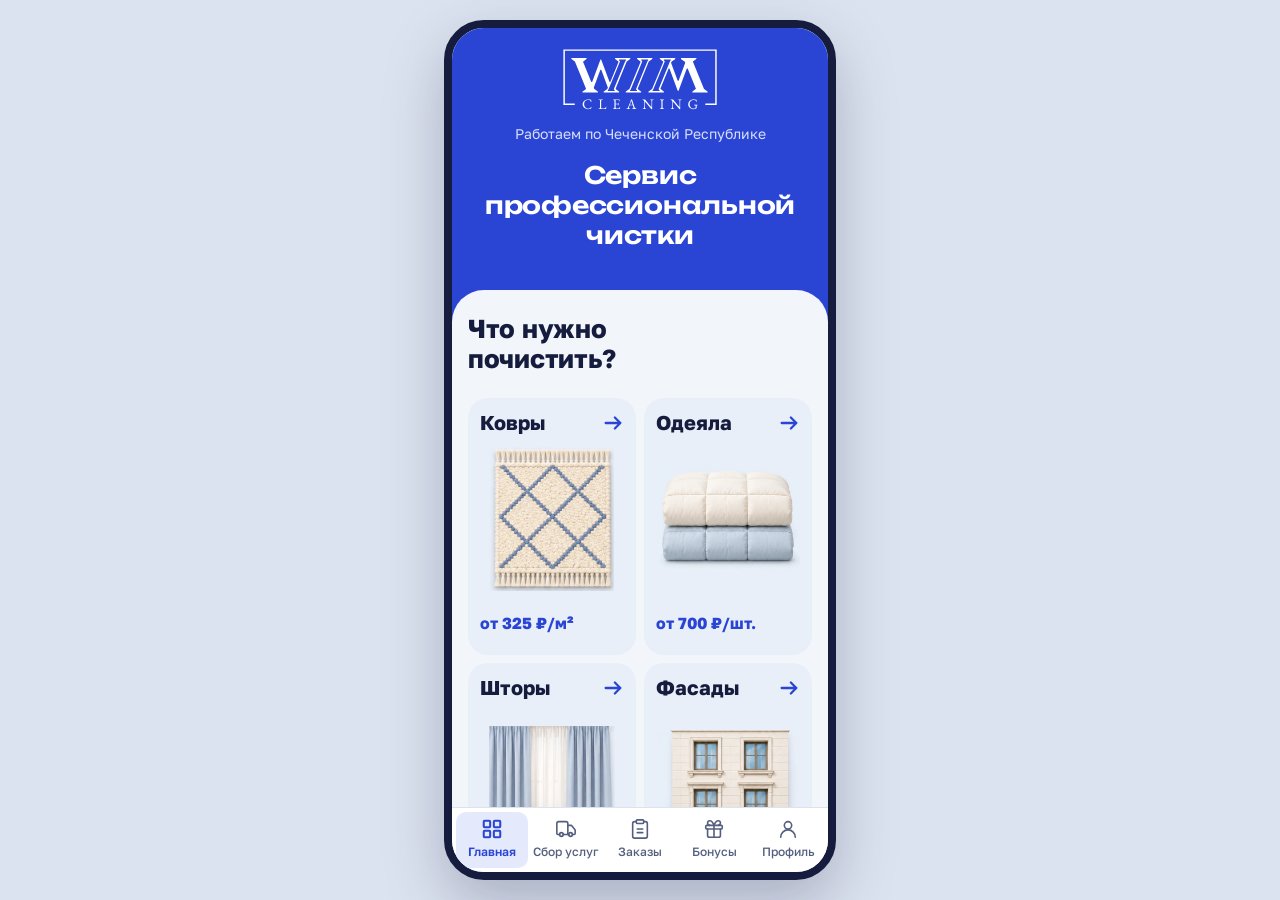
<file: v5/index.html>
<!doctype html>
<html lang="ru">
<head>
<meta charset="utf-8">
<meta name="viewport" content="width=device-width, initial-scale=1, viewport-fit=cover">
<title>Wimcleaning</title>
<meta name="theme-color" content="#2A45D4" id="themeColor">
<link rel="manifest" href="manifest.webmanifest">
<link rel="apple-touch-icon" href="icon-180.png">
<link rel="icon" type="image/png" sizes="192x192" href="icon-192.png">
<meta name="apple-mobile-web-app-capable" content="yes">
<meta name="mobile-web-app-capable" content="yes">
<meta name="apple-mobile-web-app-title" content="Wimcleaning">
<meta name="apple-mobile-web-app-status-bar-style" content="black-translucent">
<link rel="preconnect" href="https://fonts.googleapis.com">
<link rel="preconnect" href="https://fonts.gstatic.com" crossorigin>
<link rel="stylesheet" href="https://fonts.googleapis.com/css2?family=Golos+Text:wght@400;500;600&family=Unbounded:wght@500;600&display=swap">
<style>
/* Раскладка: рамка телефона по центру (на телефоне на весь экран): полоса «Прототип», экран с прокруткой, нижняя панель. */
:root{
  /* «Синька и кайма»: синька — средство для подсинивания белья; охра — нить ковровой каймы */
  --ink:#161C3D; --primary:#2A45D4; --primary-dark:#1B2B8C; --on-primary:#FFFFFF;
  --accent:var(--primary);
  --bg:#F2F5FA; --surface:#FFFFFF; --mist:#E4EAFB; --line:#DCE2EE; --muted:#545E7E;
  --ochre:#C99A2E; --ochre-ink:#6B4C00; --ochre-bg:#FBF2DC;
  --ok:#1F7A4D; --warn:#8A5A00; --danger:#B4232F; --demo:var(--ochre-ink); --demo-bg:var(--ochre-bg);
  --stage:#DCE3F0;
  /* шкала отступов (design.md §5.1): других значений нет */
  --s1:4px; --s2:8px; --s3:12px; --s4:16px; --s5:24px; --s6:32px;
  --font:'Golos Text',system-ui,-apple-system,'Segoe UI',Roboto,'Helvetica Neue',Arial,sans-serif;
  --display:'Unbounded','Golos Text',system-ui,sans-serif;
  --kaima:url("data:image/svg+xml,%3Csvg xmlns='http://www.w3.org/2000/svg' width='24' height='14' viewBox='0 0 24 14'%3E%3Cpath d='M12 1l6 6-6 6-6-6z' fill='%23C99A2E'/%3E%3Cpath d='M12 4.5l2.5 2.5-2.5 2.5-2.5-2.5z' fill='%23161C3D'/%3E%3Cpath d='M0 7l3-3 3 3-3 3zM24 7l-3-3-3 3 3 3z' fill='%23F2F5FA'/%3E%3C/svg%3E");
  color-scheme:light;
}
*{box-sizing:border-box}
html,body{height:100%;margin:0}
/* полосы прокрутки скрыты, прокрутка жестом работает */
*{scrollbar-width:none;-ms-overflow-style:none}
*::-webkit-scrollbar{display:none;width:0;height:0}
body{background:var(--stage);color:var(--ink);font:400 16px/1.5 var(--font);-webkit-text-size-adjust:100%;overflow-x:hidden}
h1,h2,h3,p{margin:0}
h1,h2,h3{text-wrap:balance;font-weight:600}
.h1,.h2,.big{font-family:var(--display);letter-spacing:-.01em}
button,input,select,textarea{font:inherit;color:inherit}
button{cursor:pointer;border:0;background:none;padding:0}
:focus-visible{outline:3px solid var(--primary);outline-offset:2px;border-radius:8px}
.stage{height:100%;height:100dvh;display:grid;place-items:center}
.phone{width:100%;height:100%;display:flex;flex-direction:column;background:var(--bg);position:relative;overflow:hidden;min-width:0}
@media(min-width:600px){
  .stage{padding:16px}
  .phone{width:392px;height:min(860px,100%);border-radius:40px;border:8px solid var(--ink);box-shadow:0 24px 60px rgba(22,28,61,.25)}
}
.sr{position:absolute;width:1px;height:1px;overflow:hidden;clip:rect(0 0 0 0)}

/* полоса прототипа */
.proto{flex:none;height:env(safe-area-inset-top,0px);background:var(--bg)}
.proto[data-tone=hero]{background:var(--primary)}
.proto[data-tone=admin]{background:var(--ink)}
.ahead .exit{margin-left:auto;color:#fff;font-size:14px;line-height:20px;font-weight:600;min-height:44px;padding:0 var(--s3);border-radius:99px;background:rgba(255,255,255,.14)}

.ahead{background:var(--ink);color:#fff;flex:none;height:52px;display:flex;align-items:center;gap:var(--s3);padding-left:max(16px,env(safe-area-inset-left,0px));padding-right:max(16px,env(safe-area-inset-right,0px))}
.ahead b{font-size:16px;line-height:22px;font-weight:600}

.screen{flex:1;min-height:0;overflow-y:auto;overflow-x:hidden;padding:var(--s4);-webkit-overflow-scrolling:touch;overscroll-behavior:contain}
.screen>.in{display:grid;gap:var(--s5);animation:slide .22s ease-out both;align-content:start;min-width:0}
.screen>.in>*{min-width:0}
/* заголовок экрана: «Назад» → 8 → заголовок → 16 → первый блок */
.in>.back{margin-bottom:calc(var(--s2) - var(--s5))}
.in>.h1,.in>.head{margin-bottom:calc(var(--s4) - var(--s5))}
.head{display:flex;flex-wrap:wrap;align-items:center;justify-content:space-between;gap:var(--s3)}
.head .h1{min-width:0}
.head .chip{flex:none}
.head-ico{display:flex;align-items:center;gap:var(--s3)}
/* закреплённая главная кнопка (§5.5) */
.cta-bar{flex:none;background:var(--surface);border-top:1px solid var(--line);padding-block:var(--s3);padding-left:max(16px,env(safe-area-inset-left,0px));padding-right:max(16px,env(safe-area-inset-right,0px))}
.cta-bar .btn{min-height:48px}
.textbtn{min-height:44px;width:100%;color:var(--muted);font-weight:500;font-size:14px;line-height:20px;text-align:center}
@keyframes slide{from{opacity:0;transform:translateX(16px)}to{opacity:1;transform:none}}

.tabbar{flex:none;display:grid;grid-auto-flow:column;grid-auto-columns:1fr;background:var(--surface);border-top:1px solid var(--line);padding:4px 8px calc(4px + env(safe-area-inset-bottom,0px))}
.tabbar button{display:grid;justify-items:center;gap:2px;font-size:12px;font-weight:500;color:var(--muted);min-height:52px;padding:6px 2px;border-radius:14px}
.tabbar button[aria-current=page]{color:var(--primary);font-weight:600}
.tabbar button[aria-current=page] svg{stroke-width:2.25}
.tabbar svg{width:24px;height:24px}
.tabbar button{position:relative}
.tabbar .badge{position:absolute;top:2px;left:calc(50% + 4px);min-width:18px;height:18px;padding:0 5px;border-radius:9px;background:var(--primary);color:#fff;font-size:11px;line-height:18px;font-weight:700;font-variant-numeric:tabular-nums}
/* Сбор услуг: позиции на странице услуги */
.pos{display:grid;gap:var(--s3);padding:var(--s4) 0;border-top:1px solid var(--line)}
.pos:first-child{border-top:0;padding-top:var(--s2)}
.pos-h{display:flex;align-items:center;justify-content:space-between;min-height:40px}
.iconbtn.sm{width:40px;height:40px;border-radius:12px;background:transparent;color:var(--muted)}
.iconbtn.sm svg{width:20px;height:20px}
.dims{display:grid;grid-template-columns:1fr 12px 1fr 72px;gap:var(--s2);align-items:end}
.dim{display:grid;gap:4px;min-width:0}
.dim label,.area span{font-size:12px;line-height:16px;color:var(--muted)}
.dim .inp{text-align:center;font-weight:600;font-variant-numeric:tabular-nums;padding:10px 4px}
.dims .x{padding-bottom:13px;color:var(--muted);text-align:center}
.area{display:grid;gap:4px;justify-items:end;min-width:0}
.area b{min-height:48px;display:flex;align-items:center;font-variant-numeric:tabular-nums;white-space:nowrap}
.pos-f{display:flex;justify-content:space-between;align-items:center;gap:var(--s2);min-height:20px}
.pos-f .err{color:var(--danger);font-size:12px;line-height:16px}
.pos-f b{font-variant-numeric:tabular-nums;white-space:nowrap;margin-left:auto}
.pos .inp.bad{border-color:var(--danger)}
.seg3{display:grid;grid-template-columns:repeat(3,1fr);gap:var(--s2)}
.seg3 .pick{padding:0 4px}
.addpos{display:flex;align-items:center;justify-content:center;gap:8px;min-height:48px;width:100%;border:1.5px dashed var(--primary);border-radius:14px;color:var(--primary);font-weight:600}
.addpos svg{width:20px;height:20px}
.ed-total{display:flex;justify-content:space-between;align-items:baseline;gap:var(--s2);margin-top:var(--s4);padding-top:var(--s3);border-top:1px solid var(--line)}
.ed-total b,.sumbig{font-size:20px;line-height:24px;white-space:nowrap;font-variant-numeric:tabular-nums}
.grp-h{display:flex;gap:var(--s3);align-items:center}
.grow{flex:1;min-width:0}
.nowrap{white-space:nowrap}
.lines{margin:0;padding-left:18px;display:grid;gap:2px;color:var(--muted);font-size:14px;line-height:20px}
.brief{display:grid;gap:4px}

svg.ic{width:22px;height:22px;fill:none;stroke:currentColor;stroke-width:1.75;stroke-linecap:round;stroke-linejoin:round;flex:none}

/* знак */
.logo{display:block;width:156px;height:auto;aspect-ratio:778/320;color:var(--ink);fill:currentColor;flex:none}
.hero .logo{color:#fff}
.ahead .logo{width:72px;color:#fff}
/* шапка главной: единственное яркое место; кайма по нижнему краю */
.hero{margin:calc(-1 * var(--s4)) calc(-1 * var(--s4)) 0;padding:20px var(--s4) 28px;background:var(--primary);color:var(--on-primary);display:grid;gap:var(--s4);position:relative}
.hero{text-align:center;justify-items:center}
.hero .brand{display:grid;gap:var(--s3);justify-items:center}
.hero .lead{display:grid;gap:var(--s2);justify-items:center;max-width:32ch}
/* синее продолжение шапки вверх: видно только при оттягивании экрана вниз */
.hero::before{content:"";position:absolute;left:0;right:0;bottom:100%;height:100vh;background:var(--primary);pointer-events:none}
.hero::after{content:"";position:absolute;left:0;right:0;bottom:-7px;height:14px;background:var(--kaima) repeat-x center/24px 14px}
.hero .muted{color:#D9DFFB}
.hero .h1{font-size:24px;line-height:30px}
.hero :focus-visible{outline-color:#fff}
/* призовая карусель GRASS в шапке (design.md «Версия 2»); всё под префиксом .lot */
.lot{width:100%;max-width:400px;display:grid;justify-items:center;margin-bottom:var(--s2)}
.lot-h{font:600 22px/28px var(--display);letter-spacing:-.01em;color:#fff}
.lot-sub{margin-top:var(--s2);max-width:30ch}
.lot-scene{--W:343px;position:relative;width:100%;height:calc(var(--W) * .64 + 6px);margin-top:var(--s3);
  --R:calc(var(--W) * .32);--yc:calc(var(--W) * .48 + 6px);/* +6px = LOT_OFF в JS */--brx:calc(var(--W) * .42);--bry:calc(var(--W) * .10);--side:calc(var(--W) * .05);--hc:calc(var(--W) * .48)}
.lot-scene>*{pointer-events:none}
.lot-glow{position:absolute;left:50%;top:calc(var(--yc) + var(--side) + var(--bry) - var(--W)*.03);width:calc(var(--brx)*2.3);height:calc(var(--W)*.12);transform:translateX(-50%);
  background:radial-gradient(closest-side,rgba(10,18,84,.42),rgba(10,18,84,.18) 55%,rgba(10,18,84,0))}
.lot-halo{position:absolute;left:50%;top:calc(var(--yc) - var(--bry)*1.6);width:calc(var(--brx)*2.5);height:calc(var(--bry)*2 + var(--side) + var(--bry)*1.6 + var(--W)*.03);transform:translateX(-50%);
  background:radial-gradient(closest-side,rgba(148,190,255,.40),rgba(148,190,255,.14) 60%,rgba(148,190,255,0))}
.lot-side{position:absolute;left:50%;top:var(--yc);width:calc(var(--brx)*2);height:calc(var(--side) + var(--bry));transform:translateX(-50%);
  border-radius:0 0 var(--brx) var(--brx) / 0 0 var(--bry) var(--bry);
  background:linear-gradient(180deg,rgba(255,255,255,0) 55%,rgba(196,216,255,.55) 100%),linear-gradient(90deg,#A9BCEF 0%,#DCE5FC 14%,#F7F9FF 38%,#FFFFFF 50%,#EDF2FE 66%,#C8D5F7 88%,#9FB3EB 100%);
  box-shadow:inset 0 -2px 0 rgba(255,255,255,.75)}
.lot-top{position:absolute;left:50%;top:calc(var(--yc) - var(--bry));width:calc(var(--brx)*2);height:calc(var(--bry)*2);transform:translateX(-50%);border-radius:50%;
  background:radial-gradient(ellipse 70% 80% at 50% 60%,#FFFFFF 0%,#F6F8FF 50%,#E3EAFC 82%,#CFDBF8 100%);
  box-shadow:inset 0 0 0 1.5px rgba(255,255,255,.95),inset 0 -3px 6px rgba(120,150,230,.25),0 0 0 1px rgba(205,222,255,.55)}
.lot-top::after{content:"";position:absolute;inset:14% 9%;border-radius:50%;box-shadow:inset 0 0 0 1px rgba(170,195,245,.45)}
.lot-spot{position:absolute;left:50%;top:calc(var(--yc) + var(--W)*.077 - var(--W)*.05);width:calc(var(--W)*.36);height:calc(var(--W)*.10);transform:translateX(-50%);border-radius:50%;
  background:radial-gradient(closest-side,rgba(150,190,255,.60),rgba(150,190,255,.26) 55%,rgba(150,190,255,0));opacity:0;transition:opacity .2s ease-out}
.lot-beam{position:absolute;left:50%;bottom:calc(100% - var(--yc) - var(--W)*.077);width:calc(var(--W)*.42);height:calc(var(--W)*.50);transform:translateX(-50%);
  background:radial-gradient(ellipse 50% 100% at 50% 100%,rgba(205,224,255,.38),rgba(205,224,255,0) 100%);opacity:0;transition:opacity .2s ease-out}
.lot-ring{position:absolute;inset:0}
.lot-item{position:absolute;left:50%;top:0;width:0;height:0;will-change:transform,opacity}
.lot-item img{position:absolute;left:0;bottom:0;height:calc(var(--hc) * var(--k));width:auto;max-width:none;transform:translate(calc(-50% + var(--dx)*1%),calc(var(--drop)*1%));
  -webkit-user-drag:none;user-select:none;transition:transform .32s ease-out}
.lot-item i{position:absolute;left:0;bottom:0;width:calc(var(--hc) * var(--sw));height:calc(var(--hc) * var(--sw) * .24);transform:translate(-50%,45%);border-radius:50%;
  background:radial-gradient(closest-side,rgba(18,30,110,.50),rgba(18,30,110,.20) 60%,rgba(18,30,110,0))}
.lot-pointer{position:absolute;left:50%;top:4px;width:16px;height:11px;transform:translateX(-50%);z-index:300;filter:drop-shadow(0 2px 2px rgba(10,18,80,.35))}
.lot-pointer svg{display:block;width:16px;height:11px}
.lot[data-state=result] .lot-spot,.lot[data-state=result] .lot-beam{opacity:1;transition-duration:.45s}
.lot[data-state=result] .lot-item.win img{transform:translate(calc(-50% + var(--dx)*1%),calc(var(--drop)*1%)) scale(1.04)}
.lot[data-state=loading] .lot-ring,.lot[data-state=error] .lot-ring{visibility:hidden}
.lot-cap{min-height:72px;margin-top:var(--s2);display:grid;align-content:start;gap:var(--s1);max-width:28ch}
.lot-kick{font:500 14px/20px var(--font);color:#D9DFFB}
.lot-name{font:600 18px/24px var(--font);color:#fff;overflow-wrap:anywhere}
.lot[data-state=spinning] .lot-name{color:#D9DFFB;font-weight:500}
.lot:not([data-state=result]) .lot-kick{visibility:hidden}
.lot-btn{margin-top:var(--s3);width:100%;max-width:320px;min-height:56px;padding:var(--s3) var(--s5);border-radius:14px;background:#fff;color:var(--primary);font:600 17px/24px var(--font);transition:background-color .1s,transform .1s}
.lot-btn:active{transform:scale(.97);background:var(--mist)}
.hero .lot-btn:focus-visible{outline:3px solid #fff;outline-offset:3px;border-radius:14px}
.lot-btn[aria-disabled=true]{background:#C9D1F5;color:var(--primary-dark);cursor:default;transform:none}
@media (prefers-reduced-motion:reduce){.lot-spot,.lot-beam,.lot-item img,.lot[data-state=result] .lot-spot,.lot[data-state=result] .lot-beam{transition:none}.lot[data-state=result] .lot-item.win img{transform:translate(calc(-50% + var(--dx)*1%),calc(var(--drop)*1%))}}

/* элементы */
.card{background:var(--surface);border-radius:20px;padding:var(--s4);box-shadow:0 0 0 1px var(--line) inset}
.card>:first-child{margin-top:0}
.card.tap{display:block;width:100%;text-align:left}
.card.tap.ocard,.card.tap.active-order{display:grid}
.stack{display:grid;gap:var(--s2)}
.card.stack{gap:var(--s3)}
.card.stack.roomy{gap:var(--s4)}
.stack.tight{gap:var(--s1)}
.card.stack>.after-btns{margin-top:calc(var(--s2) - var(--s3))}
.grid2 .btn{min-height:44px}
.center{text-align:center}
.row{display:flex;align-items:center;gap:var(--s3)}
.row.sb{justify-content:space-between}
.muted{color:var(--muted)}
.small{font-size:14px;line-height:20px}
.xs{font-size:12px;line-height:16px}
.h1{font-size:24px;line-height:30px}
.h2{font-size:18px;line-height:24px}
h3{font-size:16px;line-height:22px}
.btn{display:inline-flex;align-items:center;justify-content:center;gap:8px;min-height:48px;padding:10px 20px;border-radius:14px;font-weight:600;transition:transform .1s;width:100%;text-align:center}
.btn:active{transform:scale(.97)}
.btn.pri{background:var(--primary);color:var(--on-primary)}
.btn.pri:active{background:var(--primary-dark)}
.btn.sec{background:var(--mist);color:var(--primary-dark)}
.btn.out{background:var(--surface);box-shadow:0 0 0 1.5px var(--line) inset}
.btn.dng{background:var(--surface);color:var(--danger);box-shadow:0 0 0 1.5px var(--danger) inset}
.btn.dark{background:var(--ink);color:#fff}
.btn[disabled]{opacity:.55;pointer-events:none}
.btn.ok{background:var(--ok);color:#fff}
.btn.ok svg{stroke-width:3}
.iconbtn{width:44px;height:44px;border-radius:14px;display:grid;place-items:center;background:var(--mist);color:var(--primary-dark)}
.back{display:inline-flex;align-items:center;gap:var(--s1);color:var(--primary);font-weight:600;min-height:44px;margin-top:calc(-1 * var(--s2));margin-left:calc(-1 * var(--s2));padding:0 var(--s2);justify-self:start}
.chip{display:inline-flex;align-items:center;gap:6px;font-size:12px;line-height:16px;font-weight:600;padding:var(--s1) var(--s3);border-radius:99px;white-space:nowrap;background:var(--mist);color:var(--primary-dark);flex:none}
.chip.demo{background:var(--demo-bg);color:var(--demo);box-shadow:0 0 0 1px rgba(201,154,46,.55) inset;border-radius:4px 99px 99px 4px;padding:2px var(--s2);height:20px}
/* цена и бирка ДЕМО — одна строка, бирка не переносится (§5.3) */
.price-line{display:flex;align-items:center;gap:var(--s2);flex-wrap:nowrap;white-space:nowrap}
.price-line b{font-weight:600}
.price-line.md{font-size:20px;line-height:24px}
.chip.demo::before{content:"";width:5px;height:5px;border-radius:99px;background:var(--surface);box-shadow:0 0 0 1px var(--ochre)}
.chip.s-accepted{background:#E7EAF2;color:#2E3655}
.chip.s-picked_up{background:#DDF0F4;color:#0F5466}
.chip.s-in_progress{background:var(--mist);color:var(--primary-dark)}
.chip.s-ready{background:#DFF2E6;color:#1B6B3F}
.chip.s-delivered{background:var(--ok);color:#fff}
.chip.s-cancelled{background:#FBE3E3;color:#A11D2B}
.ico{width:48px;height:48px;border-radius:14px;background:var(--mist);color:var(--primary);display:grid;place-items:center;flex:none}
.ico svg{width:26px;height:26px}
.notice{background:var(--demo-bg);color:var(--ochre-ink);border-radius:14px;padding:var(--s3);font-size:14px;line-height:20px}
.notice.warn{background:#FFF1D6;color:#6B4200}
.notice.err{background:#FBE3E3;color:#8E1A25}
.list{margin:0;padding-left:20px;display:grid;gap:var(--s2)}
.hr{height:1px;background:var(--line);border:0;margin:0}
.sect{display:grid;gap:var(--s3)}

/* формы */
.form{display:grid;gap:var(--s4)}
.field{display:grid;gap:0}
.field>label,.field>.lbl{font-weight:600;font-size:14px;line-height:20px;margin-bottom:var(--s2)}
.field>.lbl.row{display:flex;justify-content:space-between}
.field>.lbl .cnt-ph{font-weight:500;color:var(--muted)}
.field .help{font-size:12px;line-height:16px;color:var(--muted);margin-top:var(--s1)}
.field .error{font-size:14px;line-height:20px;color:var(--danger);font-weight:500;margin-top:var(--s1)}
.inp{width:100%;min-height:48px;padding:10px 14px;border-radius:14px;border:1.5px solid var(--line);background:var(--surface)}
.inp:focus{outline:3px solid rgba(42,69,212,.30);border-color:var(--primary)}
.inp.bad{border-color:var(--danger)}
textarea.inp{min-height:84px;resize:vertical}
.chips{display:flex;flex-wrap:wrap;gap:var(--s2)}
.pick{min-height:44px;padding:0 var(--s3);border-radius:14px;border:1.5px solid var(--line);background:var(--surface);font-weight:500;font-size:14px;line-height:20px;white-space:nowrap;text-align:center}
.pick[aria-pressed=true]{background:var(--primary);color:#fff;border-color:var(--primary)}
/* ровная сетка чипов выбора: 2 колонки одинаковой ширины (§5.4) */
.grid2{display:grid;grid-template-columns:1fr 1fr;gap:var(--s2)}
.grid2 .pick{min-height:48px;font-variant-numeric:tabular-nums}
.grid2 .pick.s44{min-height:44px}
.grid2 .full{grid-column:1/-1}
/* сегмент-переключатель (§5.4а) */
.segm{display:grid;grid-auto-flow:column;grid-auto-columns:1fr;background:var(--mist);border-radius:14px;padding:var(--s1);min-height:44px}
.segm button{border-radius:10px;font-size:14px;line-height:20px;font-weight:500;color:var(--muted);min-height:36px;white-space:nowrap;padding:0 var(--s1)}
.segm button[aria-pressed=true]{background:var(--surface);box-shadow:0 0 0 1px var(--line) inset;color:var(--ink);font-weight:600}
/* горизонтальная лента чипов (админка) */
.ribbon{display:flex;gap:var(--s2);margin:0 calc(-1 * var(--s4));padding:var(--s1) var(--s4);overflow-x:auto;scroll-snap-type:x proximity;scrollbar-width:none}
.ribbon::-webkit-scrollbar{display:none}
.ribbon button{flex:none;scroll-snap-align:start;height:36px;padding:0 var(--s3);border-radius:99px;border:1.5px solid var(--line);background:var(--surface);font-size:14px;line-height:20px;font-weight:500;display:inline-flex;align-items:center;gap:6px;white-space:nowrap;position:relative}
.ribbon button::after{content:'';position:absolute;left:0;right:0;top:-4px;bottom:-4px}
.ribbon button b{font-weight:600;font-variant-numeric:tabular-nums}
.ribbon button[aria-pressed=true]{background:var(--primary);color:#fff;border-color:var(--primary)}
.stepper{display:grid;grid-template-columns:48px 1fr 48px;gap:var(--s2);align-items:center}
.stepper input{text-align:center;font-weight:600;font-size:20px;line-height:24px;font-variant-numeric:tabular-nums}
.stepper .iconbtn{width:48px;height:48px}
.stepper.mini{grid-template-columns:44px 32px 44px}
.stepper.mini .iconbtn{width:44px;height:44px}
.stepper .num{text-align:center;font-size:20px;line-height:24px;font-weight:600;font-variant-numeric:tabular-nums}

/* каталог */
.svc-list{background:var(--surface);border-radius:20px;box-shadow:0 0 0 1px var(--line) inset;display:grid;overflow:hidden}
.svc{display:grid;grid-template-columns:48px 1fr 20px;gap:var(--s3);align-items:center;text-align:left;width:100%;padding:var(--s3) var(--s4);min-height:72px;transition:background-color .12s}
.svc>span{display:grid;gap:2px;min-width:0}
.svc+.svc{border-top:1px solid var(--line)}
.svc:active{background:var(--mist)}
.svc .chev{color:var(--muted);width:20px;height:20px}
.svc h3{font-size:17px;line-height:22px}
.svc .price-line{font-size:14px;line-height:20px;font-weight:600}
.svc .note{font-size:14px;line-height:20px;color:var(--muted)}
.active-order{display:grid;gap:0}
.active-order .row{margin-top:var(--s1)}
.active-order .clamp{margin-top:var(--s2);display:-webkit-box;-webkit-line-clamp:2;-webkit-box-orient:vertical;overflow:hidden}
.active-progress{margin-top:var(--s3)}
.active-progress ol{display:grid;grid-template-columns:repeat(5,minmax(0,1fr));gap:0;margin:0;padding:0;list-style:none}
.active-progress li{position:relative;z-index:0;display:grid;grid-template-rows:22px auto;justify-items:center;gap:var(--s1);min-width:0;text-align:center}
.active-progress li::before{content:"";position:absolute;z-index:-1;left:50%;right:-50%;top:10px;height:2px;background:var(--line)}
.active-progress li:last-child::before{display:none}
.active-progress li.done::before{background:var(--primary)}
.active-progress .node{width:22px;height:22px;display:grid;place-items:center;border:2px solid var(--line);border-radius:50%;background:var(--surface);color:#fff}
.active-progress .node svg{width:12px;height:12px;fill:none;stroke:currentColor;stroke-width:3;stroke-linecap:round;stroke-linejoin:round}
.active-progress li.done .node{border-color:var(--primary);background:var(--primary)}
.active-progress li.current .node{border:3px solid var(--primary)}
.active-progress li.current .node::after{content:"";width:8px;height:8px;border-radius:50%;background:var(--primary)}
.active-progress .label{max-width:100%;font-size:12px;line-height:16px;color:var(--muted);overflow-wrap:anywhere}
.active-progress li.done .label{color:var(--ink)}
.active-progress li.current .label{color:var(--primary-dark);font-weight:600}

/* калькулятор */
.calc{display:grid;gap:var(--s3);min-width:0}
.calc>*{min-width:0}
.calc .hint:empty{display:none}
.calc .total{margin-top:var(--s1)}
.calc .total p{margin-top:var(--s1)}
.slider{display:grid}
.slider>.row{margin-bottom:var(--s2)}
.rug-wrap{border-radius:16px;background:var(--bg);padding:10px;box-shadow:0 0 0 1px var(--line) inset}
.rug{display:block;width:100%;height:auto;border-radius:6px}
.big{font-size:36px;line-height:40px;font-weight:600;font-variant-numeric:tabular-nums;letter-spacing:-.5px}
.area-read{display:flex;align-items:baseline;gap:6px;font-size:20px;line-height:24px;font-weight:600;font-variant-numeric:tabular-nums}
input[type=range]{-webkit-appearance:none;appearance:none;width:100%;height:44px;background:transparent;margin:0;touch-action:pan-y}
input[type=range]::-webkit-slider-runnable-track{height:10px;border-radius:99px;background:linear-gradient(90deg,var(--primary) var(--p,0%),var(--mist) var(--p,0%))}
input[type=range]::-moz-range-track{height:10px;border-radius:99px;background:var(--mist)}
input[type=range]::-moz-range-progress{height:10px;border-radius:99px;background:var(--primary)}
input[type=range]::-webkit-slider-thumb{-webkit-appearance:none;width:30px;height:30px;margin-top:-10px;background:var(--primary);border:3px solid #fff;border-radius:50% 50% 50% 0;transform:rotate(-45deg);box-shadow:0 2px 6px rgba(22,28,61,.35)}
input[type=range]::-moz-range-thumb{width:26px;height:26px;background:var(--primary);border:3px solid #fff;border-radius:50% 50% 50% 0;transform:rotate(-45deg);box-shadow:0 2px 6px rgba(22,28,61,.35)}
.scale{display:flex;justify-content:space-between;font-size:12px;color:var(--muted)}

/* фото */
.photos{display:grid;grid-template-columns:repeat(3,1fr);gap:8px}
.ph{position:relative;aspect-ratio:1;border-radius:12px;overflow:hidden;background:var(--mist)}
.ph img{width:100%;height:100%;object-fit:cover;display:block}
.ph button.rm{position:absolute;top:0;right:0;width:44px;height:44px;border-radius:99px;background:none;color:#fff;display:grid;place-items:center}
.ph button.rm::before{content:'';position:absolute;inset:6px;border-radius:99px;background:rgba(22,28,61,.82)}
.ph button.rm svg{width:16px;height:16px;position:relative}
.ph.view{cursor:zoom-in}
.addph{aspect-ratio:1;border:2px dashed var(--primary);border-radius:12px;color:var(--primary);display:grid;place-content:center;justify-items:center;gap:var(--s1);font-size:12px;line-height:16px;font-weight:600;background:var(--surface);text-align:center;padding:var(--s1)}
.drop-hint{border:2px dashed var(--primary);border-radius:14px;height:96px;color:var(--primary);display:flex;align-items:center;justify-content:center;gap:var(--s2);font-weight:600;background:var(--surface);width:100%}

/* трекер */
.track{display:grid;gap:0;margin:0;padding:0;list-style:none}
.step{display:grid;grid-template-columns:28px 1fr;gap:var(--s3);position:relative;padding-bottom:var(--s4);min-height:44px}
.step:last-child{padding-bottom:0}
.dot{width:28px;height:28px;border-radius:99px;border:2px solid var(--line);background:var(--surface);display:grid;place-items:center;color:#fff;position:relative;z-index:1}
.dot svg{width:16px;height:16px;stroke-width:3}
.step::before{content:"";position:absolute;left:13px;top:28px;bottom:0;width:2px;background:var(--line)}
.step:last-child::before{display:none}
.step::after{content:"";position:absolute;left:13px;top:28px;bottom:0;width:2px;background:var(--primary);transform:scaleY(0);transform-origin:top}
.step.done::after{transform:scaleY(1);animation:flow .3s ease-out}
.step.done.last::after{transform:scaleY(0)}
.step.done .dot{background:var(--primary);border-color:var(--primary)}
.step.now .dot{background:var(--surface);border:3px solid var(--primary);color:var(--primary);animation:pop .3s ease-out}
.step.now .dot::before{content:'';width:10px;height:10px;border-radius:99px;background:var(--primary)}
.step.bad .dot{background:var(--danger);border-color:var(--danger)}
.step.bad::before,.step.bad::after{display:none}
.step.skip .dot{opacity:.5}
.step h4{margin:0;font-size:16px;font-weight:600;line-height:28px}
.step.future h4{color:var(--muted);font-weight:500}
.step p{font-size:14px;line-height:20px;color:var(--muted);margin-top:2px}
.step time{display:block;font-size:12px;line-height:16px;color:var(--muted);margin-top:2px}
@keyframes flow{from{transform:scaleY(0)}to{transform:scaleY(1)}}
@keyframes pop{from{transform:scale(.6);opacity:.4}to{transform:none;opacity:1}}

/* штамп «принято» */
.stamp{width:96px;height:96px;border-radius:99px;background:var(--mist);display:grid;place-items:center;margin:var(--s2) auto 0}
.stamp svg{width:56px;height:56px;fill:none;stroke:var(--primary);stroke-width:3.5;stroke-linecap:round;stroke-linejoin:round}
.stamp path{stroke-dasharray:40;stroke-dashoffset:40;animation:draw .5s .15s ease-out forwards}
@keyframes draw{to{stroke-dashoffset:0}}

/* скелетоны */
.skel{height:84px;border-radius:20px;background:linear-gradient(90deg,#E6EBF4,#F4F6FB,#E6EBF4);background-size:200% 100%;animation:shimmer 1.8s linear infinite}
@keyframes shimmer{to{background-position:-200% 0}}
.spin{width:18px;height:18px;border:3px solid rgba(255,255,255,.35);border-top-color:#fff;border-radius:99px;animation:rot .7s linear infinite}
@keyframes rot{to{transform:rotate(360deg)}}

/* админка */
.filters{display:grid}
.filters>.inp{margin-bottom:var(--s3)}
.filters>.ribbon+.ribbon{margin-top:var(--s2)}
.filters>.segm{margin-top:var(--s2)}
.filters>.stack{margin-top:var(--s2)}
.listhead{display:grid;gap:var(--s2);margin-top:calc(var(--s4) - var(--s5))}
.cards{display:grid;gap:var(--s3)}
.ocard{display:grid;gap:0}
.ocard .row{gap:var(--s2)}
.ocard>.row+*{margin-top:var(--s1)}
.ocard>.xs{margin-top:var(--s1)}
/* подпись над значением, по левому краю (§5.7) */
.kv{display:grid;grid-template-columns:1fr 1fr;gap:var(--s3) var(--s4);margin:0}
.kv>div{min-width:0;display:grid;gap:var(--s1)}
.kv>.wide{grid-column:1/-1}
.kv dt{font-size:12px;line-height:16px;color:var(--muted)}
.kv dd{margin:0;font-size:16px;line-height:22px;color:var(--ink);overflow-wrap:anywhere}
.kv a.tel{display:inline-flex;align-items:center;min-height:44px;margin-block:-11px;color:var(--primary);font-weight:600}
.sum-in{display:grid;grid-template-columns:1fr auto;gap:var(--s2);align-items:center}
.sum-in .inp-wrap{position:relative}
.sum-in .inp-wrap .inp{padding-right:36px}
.sum-in .inp-wrap span{position:absolute;right:14px;top:50%;transform:translateY(-50%);color:var(--muted)}
.wrap{min-width:0;overflow-wrap:anywhere}
.slot{display:grid;gap:var(--s2)}
.bar{height:8px;border-radius:99px;background:var(--mist);overflow:hidden}
.bar i{display:block;height:100%;background:var(--primary);border-radius:99px}
.bar i.full{background:var(--danger)}
.hist{display:grid;margin:0;padding:0;list-style:none;font-size:14px;line-height:20px}
.hist li{display:flex;justify-content:space-between;gap:var(--s2);padding-block:var(--s2)}
.hist li+li{border-top:1px solid var(--line)}
.hist li .muted{font-variant-numeric:tabular-nums;white-space:nowrap}

/* оверлеи */
.overlay{position:absolute;inset:0;background:rgba(22,28,61,.6);display:flex;align-items:flex-end;z-index:20;animation:fade .16s ease-out}
.sheet{background:var(--surface);width:100%;border-radius:24px 24px 0 0;padding:var(--s5) var(--s4) calc(var(--s4) + env(safe-area-inset-bottom,0px));display:grid;gap:var(--s3);animation:up .22s ease-out;max-height:90%;overflow:auto}
.lightbox{align-items:center;justify-content:center;background:rgba(12,15,34,.94);flex-direction:column;gap:var(--s3);padding:var(--s4)}
.lightbox .btn{width:auto}
.lightbox img{max-width:100%;max-height:70%;border-radius:12px}
@keyframes fade{from{opacity:0}to{opacity:1}}
@keyframes up{from{transform:translateY(24px);opacity:.6}to{transform:none;opacity:1}}
.a2hs{position:absolute;left:var(--s3);right:var(--s3);bottom:calc(72px + env(safe-area-inset-bottom,0px));z-index:25;background:var(--ink);color:#fff;border-radius:16px;padding:12px 44px 12px 14px;display:grid;grid-template-columns:40px 1fr;gap:12px;align-items:center;box-shadow:0 12px 30px rgba(10,16,60,.35);animation:fade .2s}
.a2hs .ai{width:40px;height:40px;border-radius:10px;overflow:hidden}
.a2hs .ai img{width:100%;height:100%;display:block}
.a2hs p{font-size:14px;line-height:20px}
.a2hs svg.sh{width:18px;height:18px;vertical-align:-3px;stroke:#fff;fill:none;stroke-width:2}
.a2hs .cl{position:absolute;top:4px;right:4px;width:40px;height:40px;display:grid;place-items:center;color:#fff}
.toast{position:absolute;left:var(--s4);right:var(--s4);bottom:84px;background:var(--ink);color:#fff;border-radius:14px;padding:12px 16px;font-weight:500;z-index:30;text-align:center;animation:fade .16s}

.phone.has-cta .toast{bottom:156px}
.empty{text-align:center;display:grid;gap:var(--s3);justify-items:center;padding:var(--s6) var(--s4)}

@media (prefers-reduced-motion:reduce){
  *,*::before,*::after{animation-duration:.001ms!important;animation-iteration-count:1!important;transition-duration:.001ms!important}
  .skel{animation:none}
}
/* бонусы и уровни */
.lvl{background:var(--primary);color:#fff;border-radius:20px;padding:var(--s4);display:grid;gap:var(--s3)}
.lvl .top{display:flex;justify-content:space-between;align-items:flex-end;gap:var(--s3)}
.lvl .eyebrow{font-size:12px;line-height:16px;font-weight:700;letter-spacing:.08em;text-transform:uppercase;color:#F3D489}
.lvl .name{font-family:var(--display);font-size:20px;line-height:26px}
.lvl .pct{font-family:var(--display);font-size:44px;line-height:44px;font-weight:700;letter-spacing:-.02em}
.lvl .sub{color:#D9DFFB;font-size:14px;line-height:20px}
.lvl .bal{display:flex;justify-content:space-between;align-items:center;padding-top:var(--s3);border-top:1px solid rgba(255,255,255,.2);font-size:14px;line-height:20px}
.lvl .bal b{font-family:var(--display);font-size:18px;line-height:24px}
.lvl .btn{background:rgba(255,255,255,.14);color:#fff;min-height:44px}
.bar{height:8px;border-radius:99px;background:rgba(255,255,255,.22);overflow:hidden}
.bar i{display:block;height:100%;background:var(--ochre);border-radius:99px;transform-origin:left center}
.bonus-card{display:grid;grid-template-columns:minmax(0,1fr) 20px;align-items:center;gap:var(--s3);width:100%;min-height:44px;text-align:left;background:var(--surface);color:var(--ink);border-radius:16px;padding:var(--s2) var(--s4);box-shadow:0 0 0 1px var(--line) inset;transition:background .15s}
.bonus-card:active{background:var(--mist)}
.bonus-card .bonus-copy{display:grid;gap:var(--s1);min-width:0}
.bonus-card b{font-size:16px;line-height:22px;font-weight:600}
.bonus-card .bonus-amount{white-space:nowrap}
.bonus-card .bonus-help{font-size:13px;line-height:18px;color:var(--muted)}
.bonus-card .chev{width:20px;height:20px;color:var(--muted)}
.bonus-line{display:flex;align-items:center;gap:var(--s2);font-size:14px;line-height:20px;color:var(--ochre-ink);background:var(--ochre-bg);border-radius:12px;padding:var(--s2) var(--s3)}
.bonus-line .ic{width:18px;height:18px;flex:none}
.tiers{display:grid;gap:var(--s2);list-style:none;padding:0;margin:0}
.tier{display:grid;grid-template-columns:60px 1fr;gap:var(--s3);align-items:center;background:var(--surface);border-radius:16px;padding:var(--s3);box-shadow:0 0 0 1px var(--line) inset}
.tier.cur{box-shadow:0 0 0 2px var(--primary) inset}
.tier .tp{font-family:var(--display);font-size:20px;line-height:24px;font-weight:700;color:var(--primary);text-align:center}
.tier h3{margin:0;font-size:16px;line-height:22px}
.chip.lv{background:var(--ochre-bg);color:var(--ochre-ink)}
.bswitch{display:flex;align-items:center;gap:var(--s3);width:100%;text-align:left;padding:var(--s3);border-radius:14px;background:var(--ochre-bg);color:var(--ink);min-height:56px}
.bswitch .grow{display:grid;gap:2px}
.bswitch .knob{flex:none;width:44px;height:26px;border-radius:99px;background:#CFC6AE;position:relative;transition:background .2s}
.bswitch .knob::after{content:"";position:absolute;top:3px;left:3px;width:20px;height:20px;border-radius:99px;background:#fff;box-shadow:0 1px 2px rgba(0,0,0,.25);transition:transform .2s}
.bswitch[aria-checked=true] .knob{background:var(--primary)}
.bswitch[aria-checked=true] .knob::after{transform:translateX(18px)}
#totalIn{display:grid;gap:var(--s3)}
</style>
<script src="https://cdnjs.cloudflare.com/ajax/libs/gsap/3.12.5/gsap.min.js"></script>
<link rel="stylesheet" href="client-features.css?v=20261116-account-a2">
<link rel="stylesheet" href="booking.css?v=20261116-account-a2">
<link rel="stylesheet" href="service-experience.css?v=20261116-account-a2">
<link rel="stylesheet" href="account-design.css?v=20261116-bottom-inset">
<link rel="stylesheet" href="crm-components.css">
<link rel="stylesheet" href="crm-v4.css">
</head>
<body>
<!-- Логотип Wimcleaning (Материалы/Логотип/wim cleaning.svg, обрезан без белого фона), цвет через currentColor -->
<svg width="0" height="0" style="position:absolute" aria-hidden="true"><symbol id="wim-logo" viewBox="206 265 778 320"><path d="M212.9 272.0 L212.9 549.0 L269.64 549.0 L269.64 541.7 L220.2 541.7 L220.2 279.3 L970.3 279.3 L970.3 541.7 L920.86 541.7 L920.86 549.0 L977.6 549.0 L977.6 272.0 Z"/><path d="M689.045 472.874 L691.484 474.620 C693.724 476.223 692.590 479.754 689.837 479.754 L660.585 479.754 C657.813 479.754 656.691 476.182 658.969 474.598 C659.899 473.950 660.625 473.049 661.060 472.001 L718.636 332.953 C719.134 331.750 718.747 330.363 717.699 329.590 L714.511 327.241 C712.311 325.619 713.457 322.129 716.191 322.129 L746.118 322.129 C748.852 322.129 749.998 325.619 747.798 327.240 L746.201 328.417 C745.782 328.726 745.457 329.144 745.260 329.625 L688.072 469.500 C687.576 470.714 687.979 472.110 689.045 472.874 M694.509 320.466 L709.867 331.781 C710.912 332.551 711.300 333.932 710.809 335.133 L694.758 374.395 L655.826 468.412 C655.619 468.913 655.273 469.345 654.827 469.654 L637.980 481.371 C635.703 482.954 636.823 486.527 639.597 486.527 L711.739 486.527 C714.473 486.527 715.619 483.037 713.419 481.416 L698.066 470.101 C697.022 469.330 696.634 467.950 697.124 466.749 L736.450 370.560 L737.193 368.752 C738.175 366.366 741.575 366.428 742.469 368.848 L782.551 477.403 C783.462 479.871 786.952 479.871 787.863 477.403 L827.947 368.849 C828.841 366.428 832.241 366.367 833.223 368.753 L873.451 466.626 C873.944 467.827 873.558 469.211 872.512 469.981 L856.997 481.416 C854.797 483.037 855.943 486.527 858.677 486.527 L929.817 486.527 C932.551 486.527 933.697 483.037 931.497 481.416 L914.842 469.142 C914.423 468.833 914.098 468.415 913.900 467.934 L859.459 334.773 C858.963 333.559 859.365 332.163 860.433 331.399 L875.673 320.489 C877.912 318.886 876.778 315.355 874.025 315.355 L802.078 315.355 C799.306 315.355 798.186 318.928 800.462 320.511 L817.268 332.199 C817.738 332.526 818.099 332.989 818.301 333.526 L820.113 338.343 C820.354 338.982 820.356 339.687 820.117 340.327 L787.861 427.092 C786.947 429.552 783.468 429.552 782.554 427.092 L750.299 340.327 C750.062 339.687 750.063 338.982 750.303 338.343 L752.114 333.526 C752.316 332.989 752.677 332.526 753.148 332.199 L769.953 320.511 C772.230 318.928 771.109 315.355 768.337 315.355 L696.189 315.355 C693.455 315.355 692.308 318.845 694.509 320.466"/><path d="M577.356 479.754 L548.105 479.754 C545.332 479.754 544.211 476.182 546.488 474.598 C547.419 473.950 548.145 473.049 548.579 472.001 L606.156 332.953 C606.654 331.750 606.267 330.363 605.219 329.590 L602.030 327.241 C599.830 325.619 600.977 322.129 603.710 322.129 L633.637 322.129 C636.371 322.129 637.518 325.619 635.318 327.240 L633.721 328.418 C633.302 328.726 632.976 329.144 632.780 329.625 L575.592 469.500 C575.096 470.714 575.498 472.110 576.565 472.874 L579.004 474.620 C581.243 476.223 580.109 479.754 577.356 479.754 M639.269 332.740 L655.924 320.466 C658.125 318.844 656.978 315.355 654.245 315.355 L583.104 315.355 C580.371 315.355 579.224 318.844 581.424 320.466 L596.935 331.897 C597.983 332.669 598.369 334.057 597.871 335.259 L542.736 468.412 C542.529 468.913 542.182 469.345 541.737 469.654 L524.889 481.370 C522.612 482.954 523.732 486.527 526.505 486.527 L598.452 486.527 C601.205 486.527 602.338 482.995 600.100 481.393 L584.860 470.483 C583.793 469.719 583.391 468.322 583.887 467.108 L638.328 333.948 C638.525 333.466 638.850 333.048 639.269 332.740"/><path d="M466.369 479.754 L437.118 479.754 C434.345 479.754 433.224 476.182 435.501 474.598 C436.432 473.950 437.158 473.049 437.592 472.001 L495.168 332.953 C495.666 331.750 495.280 330.363 494.232 329.590 L491.043 327.241 C488.843 325.619 489.989 322.129 492.723 322.129 L522.650 322.129 C525.384 322.129 526.530 325.619 524.330 327.241 L522.733 328.418 C522.314 328.726 521.989 329.144 521.792 329.625 L464.605 469.500 C464.108 470.714 464.511 472.110 465.577 472.874 L468.017 474.620 C470.256 476.223 469.122 479.754 466.369 479.754 M529.186 332.740 L545.841 320.466 C548.041 318.844 546.894 315.355 544.161 315.355 L473.020 315.355 C470.287 315.355 469.140 318.844 471.340 320.466 L486.850 331.897 C487.898 332.669 488.285 334.057 487.786 335.259 L447.420 432.747 C446.434 435.128 443.040 435.062 442.147 432.645 L402.207 324.479 C401.296 322.011 397.806 322.011 396.894 324.479 L356.812 433.033 C355.919 435.453 352.518 435.515 351.537 433.129 L311.307 335.256 C310.813 334.055 311.201 332.671 312.246 331.900 L327.762 320.466 C329.962 318.844 328.815 315.355 326.082 315.355 L254.942 315.355 C252.208 315.355 251.061 318.844 253.262 320.466 L269.916 332.740 C270.335 333.048 270.661 333.466 270.858 333.948 L325.299 467.108 C325.795 468.322 325.393 469.719 324.327 470.483 L309.086 481.393 C306.847 482.995 307.981 486.527 310.734 486.527 L382.680 486.527 C385.453 486.527 386.573 482.954 384.297 481.371 L367.491 469.683 C367.020 469.356 366.660 468.892 366.457 468.355 L364.646 463.538 C364.406 462.900 364.405 462.195 364.642 461.555 L396.897 374.790 C397.811 372.330 401.290 372.330 402.205 374.790 L434.460 461.555 C434.699 462.195 434.697 462.900 434.456 463.539 L432.644 468.356 C432.442 468.893 432.081 469.356 431.611 469.683 L414.805 481.371 C412.528 482.954 413.649 486.527 416.422 486.527 L488.369 486.527 C491.122 486.527 492.256 482.995 490.017 481.393 L474.777 470.483 C473.710 469.719 473.307 468.322 473.804 467.108 L528.245 333.948 C528.442 333.466 528.767 333.048 529.186 332.740"/><path d="M335.0707692307692 570.0846153846154Q330.0092307692308 570.0846153846154 325.3092307692308 568.3492307692308Q320.60923076923075 566.6138461538461 316.9215384615385 563.3961538461538Q313.2338461538462 560.1784615384615 311.10076923076923 555.6592307692308Q308.9676923076923 551.14 308.9676923076923 545.6446153846153Q308.9676923076923 540.3661538461538 311.20923076923077 535.8830769230769Q313.45076923076925 531.4 317.35538461538465 528.0738461538461Q321.26 524.7476923076923 326.2853846153846 522.9038461538462Q331.3107692307692 521.06 336.8784615384615 521.06Q339.6984615384615 521.06 341.65076923076924 521.276923076923Q343.6030769230769 521.4938461538461 345.4469230769231 521.8915384615384Q347.29076923076923 522.2892307692308 349.7492307692308 522.94Q350.83384615384614 523.2292307692308 351.30384615384617 523.8076923076924Q351.77384615384614 524.3861538461539 351.84615384615387 525.3984615384616Q351.9907692307692 527.0615384615385 352.2076923076923 528.9776923076923Q352.4246153846154 530.8938461538462 352.49692307692305 533.7138461538461Q352.5692307692308 534.22 352.0269230769231 534.5453846153846Q351.4846153846154 534.8707692307693 350.87 534.7261538461539Q350.2553846153846 534.5815384615385 350.03846153846155 533.7861538461539Q349.31538461538463 531.0384615384615 348.37538461538463 529.05Q347.43538461538463 527.0615384615385 345.5553846153846 525.76Q343.7476923076923 524.5307692307692 341.1807692307692 523.9161538461539Q338.61384615384617 523.3015384615385 335.64923076923077 523.3015384615385Q331.4553846153846 523.3015384615385 327.87615384615384 525.0007692307693Q324.29692307692306 526.7 321.73 529.6284615384616Q319.1630769230769 532.5569230769231 317.7169230769231 536.2446153846154Q316.27076923076925 539.9323076923077 316.27076923076925 543.9092307692308Q316.27076923076925 548.32 317.6807692307692 552.5861538461538Q319.09076923076924 556.8523076923077 321.73 560.2869230769231Q324.36923076923074 563.7215384615384 328.02076923076925 565.7823076923078Q331.6723076923077 567.843076923077 336.1553846153846 567.843076923077Q341.36153846153843 567.843076923077 344.76 565.4569230769231Q348.15846153846155 563.0707692307692 350.5446153846154 558.8046153846154Q351.0507692307692 557.8646153846154 352.0269230769231 557.8646153846154Q353.00307692307695 557.8646153846154 353.00307692307695 559.0215384615385Q353.00307692307695 559.6 352.71384615384613 560.8653846153846Q352.4246153846154 562.1307692307693 351.9546153846154 563.5407692307692Q351.4846153846154 564.9507692307692 351.0507692307692 566.0353846153846Q350.5446153846154 567.0476923076923 350.21923076923076 567.3369230769231Q349.89384615384614 567.6261538461539 348.73692307692306 567.9876923076923Q346.0615384615385 569.0723076923077 342.33769230769235 569.5784615384616Q338.61384615384617 570.0846153846154 335.0707692307692 570.0846153846154Z"/><path d="M389.9569230769231 569.3615384615384Q389.0169230769231 569.3615384615384 388.4746153846154 569.1084615384616Q387.9323076923077 568.8553846153847 387.9323076923077 568.4938461538461Q387.9323076923077 567.843076923077 388.61923076923074 567.59Q389.30615384615385 567.3369230769231 389.5230769230769 567.2646153846154Q392.3430769230769 566.6861538461538 393.86153846153843 565.5653846153846Q395.38 564.4446153846154 395.38 562.0584615384615V528.5076923076923Q395.38 526.7723076923077 395.01846153846157 525.9407692307692Q394.6569230769231 525.1092307692307 393.7169230769231 524.7115384615385Q392.7769230769231 524.3138461538462 390.96923076923076 524.0246153846153Q388.58307692307693 523.5907692307692 388.58307692307693 522.5784615384615Q388.58307692307693 522.1446153846153 389.1615384615385 521.9638461538461Q389.74 521.7830769230769 390.68 521.7830769230769Q392.63230769230773 521.7830769230769 393.8253846153847 521.8553846153845Q395.01846153846157 521.9276923076923 396.10307692307697 521.9638461538461Q397.1876923076923 522.0 398.77846153846156 522.0Q400.5861538461539 522.0 401.8876923076923 521.9638461538461Q403.1892307692308 521.9276923076923 404.56307692307695 521.8553846153845Q405.9369230769231 521.7830769230769 407.8892307692308 521.7830769230769Q408.8292307692308 521.7830769230769 409.4076923076923 521.9638461538461Q409.98615384615385 522.1446153846153 409.98615384615385 522.5784615384615Q409.98615384615385 523.0846153846154 409.4076923076923 523.4461538461538Q408.8292307692308 523.8076923076923 407.6 524.0246153846153Q404.9246153846154 524.5307692307692 403.0446153846154 525.2176923076922Q401.1646153846154 525.9046153846153 401.1646153846154 528.0015384615384V562.0584615384615Q401.1646153846154 564.3 402.1769230769231 565.3846153846154Q403.1892307692308 566.4692307692308 406.7323076923077 566.4692307692308H415.6984615384616Q417.65076923076924 566.4692307692308 419.13307692307694 565.8546153846154Q420.61538461538464 565.24 421.33846153846156 564.5892307692308Q422.7846153846154 563.36 423.47153846153844 562.3838461538462Q424.15846153846155 561.4076923076923 425.09846153846155 559.4553846153846Q425.24307692307696 559.0215384615385 425.713076923077 558.1538461538462Q426.18307692307695 557.2861538461539 426.6892307692308 557.2861538461539Q427.12307692307695 557.2861538461539 427.34000000000003 557.72Q427.5569230769231 558.1538461538462 427.5569230769231 558.5876923076924Q427.5569230769231 558.66 427.52076923076925 558.7684615384615Q427.4846153846154 558.876923076923 427.4846153846154 558.9492307692308Q426.97846153846154 560.8292307692308 426.58076923076925 562.3476923076923Q426.18307692307695 563.8661538461538 425.93000000000006 565.24Q425.6769230769231 566.6138461538461 425.5323076923077 568.1323076923077Q425.46000000000004 568.6384615384616 425.2792307692308 569.0Q425.09846153846155 569.3615384615384 424.52000000000004 569.3615384615384Q420.9046153846154 569.3615384615384 417.5784615384615 569.2892307692307Q414.2523076923077 569.2169230769231 411.1792307692308 569.1807692307692Q408.10615384615386 569.1446153846153 405.28615384615387 569.0723076923077Q402.4661538461539 569.0 399.71846153846155 569.0Q397.91076923076923 569.0 395.63307692307694 569.0723076923077Q393.35538461538465 569.1446153846153 391.65615384615387 569.2530769230768Q389.9569230769231 569.3615384615384 389.9569230769231 569.3615384615384Z"/><path d="M461.9800000000001 569.3615384615384Q461.04 569.3615384615384 460.46153846153845 569.1807692307692Q459.88307692307694 569.0 459.88307692307694 568.5661538461538Q459.88307692307694 567.6984615384615 462.26923076923083 567.2646153846154Q465.01692307692315 566.7584615384616 466.31846153846163 565.6015384615384Q467.62000000000006 564.4446153846154 467.62000000000006 561.8415384615384V529.3030769230769Q467.62000000000006 526.7 466.5715384615385 525.6153846153846Q465.523076923077 524.5307692307692 462.77538461538467 524.0246153846153Q461.5461538461539 523.8076923076923 460.96769230769235 523.4461538461538Q460.38923076923083 523.0846153846154 460.38923076923083 522.5784615384615Q460.38923076923083 522.1446153846153 460.96769230769235 521.9638461538461Q461.5461538461539 521.7830769230769 462.4861538461539 521.7830769230769Q465.23384615384623 521.7830769230769 467.1500000000001 521.8553846153845Q469.0661538461539 521.9276923076923 470.9100000000001 521.9638461538461Q472.7538461538462 522.0 475.28461538461545 522.0Q477.6707692307693 522.0 480.31000000000006 521.9638461538461Q482.94923076923084 521.9276923076923 485.19076923076926 521.9276923076923Q487.6492307692308 521.8553846153847 489.3484615384616 521.8192307692308Q491.0476923076924 521.7830769230769 491.33692307692314 521.7830769230769Q491.6984615384616 521.7830769230769 492.13230769230773 521.9276923076923Q492.5661538461539 522.0723076923077 492.63846153846157 522.4338461538462Q493.00000000000006 524.4584615384615 493.36153846153854 526.446923076923Q493.723076923077 528.4353846153846 493.723076923077 529.8815384615384Q493.723076923077 530.5323076923077 493.39769230769235 530.7492307692307Q493.07230769230773 530.9661538461538 492.7107692307693 530.9661538461538Q492.3492307692308 530.9661538461538 492.2046153846154 530.7853846153846Q492.06000000000006 530.6046153846154 491.91538461538465 530.243076923077Q491.5538461538462 529.0138461538462 491.19230769230774 527.8930769230769Q490.8307692307693 526.7723076923077 490.3246153846154 526.2661538461539Q489.31230769230774 525.1092307692307 488.083076923077 524.7115384615385Q486.8538461538462 524.3138461538462 485.48 524.3138461538462H476.00769230769237Q475.4292307692308 524.3138461538462 474.4169230769231 524.9646153846154Q473.40461538461545 525.6153846153846 473.40461538461545 526.6276923076923V541.9569230769231Q473.40461538461545 542.6076923076923 473.80230769230775 543.0776923076924Q474.20000000000005 543.5476923076923 474.7061538461539 543.5476923076923H481.86461538461543Q483.9615384615385 543.5476923076923 484.75692307692316 542.7884615384615Q485.55230769230775 542.0292307692308 486.0584615384616 540.0046153846154Q486.49230769230775 538.4138461538462 487.36000000000007 538.4138461538462Q487.6492307692308 538.4138461538462 487.97461538461545 538.7030769230769Q488.30000000000007 538.9923076923077 488.30000000000007 539.5707692307692Q488.30000000000007 539.86 488.2638461538462 540.8723076923077Q488.22769230769234 541.8846153846154 488.15538461538466 542.9692307692308Q488.083076923077 544.0538461538462 488.083076923077 544.6323076923077Q488.083076923077 545.3553846153847 488.11923076923085 546.5484615384615Q488.15538461538466 547.7415384615384 488.19153846153847 548.8261538461538Q488.22769230769234 549.9107692307692 488.22769230769234 550.2Q488.22769230769234 550.7061538461538 488.1192307692308 551.0676923076924Q488.01076923076926 551.4292307692308 487.57692307692315 551.4292307692308Q486.49230769230775 551.4292307692308 485.9138461538462 549.1153846153846Q485.48 547.4523076923077 484.7569230769231 546.656923076923Q484.0338461538462 545.8615384615384 482.58769230769235 545.8615384615384H475.86307692307696Q474.6338461538462 545.8615384615384 474.01923076923083 546.186923076923Q473.40461538461545 546.5123076923077 473.40461538461545 547.7415384615384V561.6246153846154Q473.40461538461545 564.3723076923077 474.56153846153853 565.4207692307692Q475.7184615384616 566.4692307692308 478.1769230769231 566.4692307692308H483.52769230769235Q485.8415384615385 566.4692307692308 487.3961538461539 566.2161538461538Q488.95076923076925 565.9630769230769 490.10769230769233 565.24Q491.2646153846154 564.4446153846154 492.16846153846154 563.1430769230769Q493.07230769230773 561.8415384615384 494.2292307692308 559.6723076923076Q494.4461538461539 559.2384615384616 494.73538461538465 558.9492307692308Q495.02461538461546 558.66 495.3861538461539 558.7323076923077Q495.7476923076924 558.8046153846154 495.9646153846154 559.0576923076924Q496.1815384615385 559.3107692307692 496.1815384615385 559.7446153846154Q496.1815384615385 560.3953846153846 495.82000000000005 562.0223076923078Q495.45846153846156 563.6492307692308 494.91615384615386 565.3846153846155Q494.3738461538462 567.12 493.94000000000005 568.1323076923077Q493.723076923077 568.6384615384616 493.54230769230776 569.0Q493.3615384615385 569.3615384615384 492.9276923076924 569.3615384615384Q489.45692307692315 569.3615384615384 486.49230769230775 569.2892307692307Q483.52769230769235 569.2169230769231 480.8523076923077 569.1446153846155Q478.1769230769231 569.0723076923077 475.61 569.0Q473.04307692307697 568.9276923076923 470.29538461538465 568.9276923076923Q468.7046153846154 568.9276923076923 467.54769230769233 569.0361538461539Q466.39076923076925 569.1446153846153 465.1615384615385 569.2530769230768Q463.93230769230775 569.3615384615384 461.9800000000001 569.3615384615384Z"/><path d="M528.9415384615386 569.3615384615384Q528.0015384615385 569.3615384615384 527.423076923077 569.1084615384616Q526.8446153846155 568.8553846153847 526.8446153846155 568.4215384615385Q526.8446153846155 567.9153846153846 527.4592307692309 567.5176923076923Q528.0738461538463 567.12 529.2307692307693 566.7584615384616Q531.1107692307693 566.18 532.7015384615386 565.0230769230768Q534.2923076923078 563.8661538461538 535.4492307692309 561.1907692307692Q537.4738461538462 556.5630769230769 539.173076923077 552.5138461538461Q540.8723076923078 548.4646153846154 542.3907692307694 544.56Q543.9092307692308 540.6553846153846 545.5361538461539 536.4253846153846Q547.163076923077 532.1953846153846 548.9707692307693 527.2061538461538Q549.3323076923078 526.1938461538462 549.6215384615386 525.1815384615385Q549.9107692307693 524.1692307692308 549.983076923077 523.0123076923077Q550.6338461538462 522.7953846153846 551.2846153846154 522.5784615384615Q551.9353846153847 522.3615384615384 552.5861538461539 521.9276923076923Q553.2369230769232 521.4938461538461 553.4900000000001 520.6261538461538Q553.7430769230771 519.7584615384616 553.96 519.4692307692308Q554.0323076923078 519.396923076923 554.1407692307694 519.396923076923Q554.2492307692308 519.396923076923 554.3215384615386 519.5415384615385Q554.4661538461539 519.8307692307692 554.5746153846155 520.2646153846154Q554.683076923077 520.6984615384615 554.8276923076924 521.1323076923077Q556.563076923077 526.6276923076923 558.443076923077 532.34Q560.323076923077 538.0523076923077 562.0946153846155 543.3669230769231Q563.8661538461539 548.6815384615385 565.3484615384616 552.9115384615385Q566.8307692307693 557.1415384615385 567.6984615384616 559.7446153846154Q568.7107692307693 562.636923076923 569.8676923076923 564.083076923077Q571.0246153846155 565.5292307692308 572.2900000000001 566.1076923076923Q573.5553846153847 566.6861538461538 575.0015384615385 566.9753846153847Q576.2307692307693 567.1923076923077 576.8092307692309 567.6623076923076Q577.3876923076924 568.1323076923077 577.3876923076924 568.6384615384616Q577.3876923076924 569.0723076923077 576.8092307692309 569.2169230769231Q576.2307692307693 569.3615384615384 575.2907692307693 569.3615384615384Q574.2784615384617 569.3615384615384 572.543076923077 569.2530769230768Q570.8076923076924 569.1446153846153 568.8553846153848 569.0361538461539Q566.903076923077 568.9276923076923 565.2400000000001 568.9276923076923Q563.8661538461539 568.9276923076923 562.4200000000001 568.9276923076923Q560.9738461538462 568.9276923076923 559.7446153846155 568.9638461538461Q558.5153846153847 569.0 557.6476923076924 569.0Q556.7076923076924 569.0 556.1292307692308 568.7830769230769Q555.5507692307693 568.5661538461538 555.5507692307693 568.1323076923077Q555.5507692307693 567.6261538461539 556.2738461538463 567.2646153846154Q556.9969230769232 566.9030769230769 557.9369230769232 566.7584615384616Q560.323076923077 566.396923076923 561.3353846153847 565.5292307692307Q562.3476923076923 564.6615384615385 562.3476923076923 563.5046153846154Q562.3476923076923 562.42 561.8776923076923 560.3592307692307Q561.4076923076924 558.2984615384615 560.7569230769232 555.9484615384615Q560.1061538461539 553.5984615384615 559.5276923076924 551.7907692307692Q559.383076923077 551.2123076923077 558.9853846153846 551.1038461538462Q558.5876923076924 550.9953846153846 557.5753846153847 550.9953846153846H543.9092307692308Q543.6200000000001 550.9953846153846 543.2946153846156 551.2484615384615Q542.9692307692309 551.5015384615384 542.6800000000001 552.2969230769231Q542.463076923077 553.02 541.9569230769232 554.5746153846153Q541.4507692307693 556.1292307692307 540.9446153846154 557.8646153846154Q540.4384615384616 559.6 540.0769230769231 560.9738461538461Q539.7153846153847 562.3476923076923 539.7153846153847 562.7092307692308Q539.7153846153847 564.3 540.9446153846154 565.3484615384615Q542.1738461538463 566.396923076923 543.9092307692308 566.8307692307692Q546.2953846153847 567.4815384615384 546.2953846153847 568.276923076923Q546.2953846153847 568.7107692307692 545.7169230769232 568.8915384615384Q545.1384615384616 569.0723076923077 544.1984615384616 569.0723076923077Q543.2584615384616 569.0723076923077 541.4507692307693 569.0Q539.643076923077 568.9276923076923 537.6184615384616 568.9276923076923Q535.2323076923078 568.9276923076923 532.9907692307693 569.1446153846153Q530.7492307692308 569.3615384615384 528.9415384615386 569.3615384615384ZM545.8615384615385 548.6092307692307H557.0692307692309Q558.0815384615386 548.6092307692307 558.0815384615386 548.2476923076923Q558.0815384615386 548.103076923077 558.0453846153847 547.9223076923076Q558.0092307692308 547.7415384615384 557.9369230769232 547.5246153846153L552.2969230769231 529.8815384615384Q551.863076923077 528.58 551.646153846154 528.58Q551.5015384615385 528.58 551.0676923076924 529.8092307692308L544.4876923076924 547.5246153846153Q544.343076923077 547.9584615384615 544.343076923077 548.103076923077Q544.343076923077 548.4646153846154 544.7407692307693 548.5369230769231Q545.1384615384616 548.6092307692307 545.8615384615385 548.6092307692307Z"/><path d="M654.3276923076924 570.2292307692308Q653.6769230769231 570.2292307692308 651.7607692307693 569.1446153846153Q649.8446153846154 568.06 648.1092307692307 565.6738461538462Q647.82 565.3123076923077 646.3376923076924 563.5046153846154Q644.8553846153847 561.6969230769231 642.5776923076924 558.9853846153846Q640.3000000000001 556.2738461538462 637.6246153846155 553.0923076923077Q634.9492307692308 549.9107692307692 632.2738461538462 546.7292307692308Q629.5984615384616 543.5476923076923 627.2846153846154 540.8361538461538Q624.9707692307693 538.1246153846154 623.416153846154 536.2807692307692Q621.8615384615385 534.4369230769231 621.5 534.003076923077Q620.9938461538462 533.3523076923077 620.6323076923077 533.0992307692308Q620.2707692307692 532.8461538461538 619.9815384615384 532.8461538461538Q619.62 532.8461538461538 619.4753846153847 533.3884615384616Q619.3307692307693 533.9307692307692 619.3307692307693 534.3646153846154Q619.2584615384616 537.9076923076923 619.186153846154 542.5353846153846Q619.1138461538462 547.1630769230769 619.0415384615385 552.0799999999999Q618.9692307692308 556.996923076923 618.9692307692308 561.48Q618.9692307692308 563.4323076923077 619.9453846153847 565.0953846153847Q620.9215384615385 566.7584615384616 623.5969230769231 567.2646153846154Q624.8261538461538 567.4815384615384 625.4046153846155 567.7707692307692Q625.983076923077 568.06 625.983076923077 568.5661538461538Q625.983076923077 569.0 625.4046153846155 569.1807692307692Q624.8261538461538 569.3615384615384 623.8861538461539 569.3615384615384Q621.9338461538462 569.3615384615384 620.9576923076922 569.2530769230768Q619.9815384615384 569.1446153846153 619.2223076923077 569.0723076923077Q618.463076923077 569.0 617.0892307692308 569.0Q615.7876923076923 569.0 615.0646153846153 569.0723076923077Q614.3415384615384 569.1446153846153 613.4015384615384 569.2530769230768Q612.4615384615385 569.3615384615384 610.5092307692308 569.3615384615384Q609.5692307692308 569.3615384615384 608.9907692307693 569.1807692307692Q608.4123076923078 569.0 608.4123076923078 568.5661538461538Q608.4123076923078 568.06 608.9907692307693 567.7707692307692Q609.5692307692308 567.4815384615384 610.7984615384615 567.1923076923077Q612.8953846153846 566.6138461538461 613.8353846153846 565.0592307692307Q614.7753846153846 563.5046153846154 614.9923076923077 561.2630769230769Q615.2815384615385 558.5153846153846 615.5707692307692 553.9961538461539Q615.86 549.4769230769231 616.0769230769231 543.873076923077Q616.2938461538462 538.2692307692307 616.2938461538462 532.34Q616.2938461538462 528.5076923076923 614.3053846153846 526.8446153846154Q612.3169230769231 525.1815384615385 609.1353846153846 524.1692307692308Q608.8461538461539 524.0246153846153 607.8700000000001 523.5546153846153Q606.8938461538462 523.0846153846154 606.8938461538462 522.4338461538462Q606.8938461538462 521.7830769230769 607.5446153846154 521.6023076923077Q608.1953846153847 521.4215384615385 608.5569230769231 521.4215384615385Q610.6538461538462 521.4938461538461 611.9553846153847 521.53Q613.2569230769232 521.5661538461538 614.2692307692308 521.6384615384616Q615.2815384615385 521.7107692307692 616.5107692307693 521.746923076923Q617.74 521.7830769230769 619.6923076923077 521.7830769230769Q620.343076923077 521.7830769230769 620.7046153846154 522.1446153846155Q621.0661538461538 522.5061538461539 621.4276923076924 523.0123076923077Q621.7169230769231 523.4461538461538 623.3438461538462 525.4346153846154Q624.9707692307693 527.4230769230769 627.3930769230769 530.4238461538462Q629.8153846153847 533.4246153846154 632.7076923076924 536.9315384615385Q635.6 540.4384615384615 638.4923076923078 543.9453846153847Q641.3846153846155 547.4523076923077 643.843076923077 550.4530769230769Q646.3015384615385 553.4538461538461 647.9284615384615 555.4061538461538Q649.5553846153847 557.3584615384615 649.8446153846154 557.72Q650.1338461538462 558.0092307692307 650.676153846154 558.5876923076924Q651.2184615384616 559.1661538461539 651.6523076923078 559.1661538461539Q652.3030769230769 559.1661538461539 652.3753846153846 557.6476923076923Q652.3753846153846 556.6353846153846 652.4115384615385 553.7792307692307Q652.4476923076924 550.9230769230769 652.4838461538461 546.8376923076924Q652.52 542.7523076923077 652.52 537.98Q652.52 533.2076923076924 652.52 528.2184615384615Q652.4476923076924 526.7723076923077 651.0015384615385 525.6153846153845Q649.5553846153847 524.4584615384615 648.3261538461538 524.2415384615384Q647.0969230769231 524.0246153846153 646.0846153846154 523.6630769230769Q645.0723076923077 523.3015384615385 645.0723076923077 522.7953846153846Q645.0723076923077 522.3615384615384 646.0846153846154 522.1807692307692Q647.0969230769231 522.0 648.0369230769231 522.0Q648.76 522.0 649.4469230769231 522.0Q650.1338461538462 522.0 650.8207692307692 522.0Q651.5076923076923 522.0 652.1584615384616 522.0Q653.8938461538462 522.0 654.9061538461539 521.9638461538461Q655.9184615384615 521.9276923076923 657.1115384615384 521.8553846153845Q658.3046153846154 521.7830769230769 660.4738461538461 521.7830769230769Q661.4138461538462 521.7830769230769 661.9923076923077 521.9638461538461Q662.5707692307692 522.1446153846153 662.5707692307692 522.5784615384615Q662.5707692307692 523.5907692307692 660.1846153846154 524.0246153846153Q657.5092307692308 524.5307692307692 656.6415384615385 525.3261538461538Q655.7738461538462 526.1215384615384 655.6292307692308 527.9292307692308Q655.6292307692308 528.2907692307692 655.593076923077 530.7492307692307Q655.5569230769231 533.2076923076924 655.5569230769231 536.9676923076923Q655.5569230769231 540.7276923076923 655.5207692307692 545.0661538461538Q655.4846153846154 549.4046153846153 655.4846153846154 553.706923076923Q655.4846153846154 558.0092307692307 655.4846153846154 561.4076923076923Q655.4846153846154 563.1430769230769 655.593076923077 564.5530769230769Q655.7015384615385 565.9630769230769 655.7738461538462 566.9392307692308Q655.8461538461539 567.9153846153846 655.8461538461539 568.4215384615385Q655.8461538461539 569.5784615384615 655.3761538461539 569.9038461538462Q654.9061538461539 570.2292307692308 654.3276923076924 570.2292307692308Z"/><path d="M695.7646153846154 569.3615384615384Q694.8246153846154 569.3615384615384 694.2461538461539 569.1807692307692Q693.6676923076923 569.0 693.6676923076923 568.5661538461538Q693.6676923076923 567.6984615384615 696.0538461538462 567.2646153846154Q698.8015384615385 566.7584615384616 700.2476923076923 565.6015384615384Q701.6938461538462 564.4446153846154 701.6938461538462 561.9138461538462V529.2307692307693Q701.6938461538462 526.7 700.6453846153846 525.6153846153846Q699.5969230769231 524.5307692307692 696.8492307692308 524.0246153846153Q694.463076923077 523.5907692307692 694.463076923077 522.5784615384615Q694.463076923077 522.1446153846153 695.0415384615385 521.9638461538461Q695.62 521.7830769230769 696.5600000000001 521.7830769230769Q698.5123076923077 521.7830769230769 699.7776923076923 521.8553846153845Q701.0430769230769 521.9276923076923 702.2 521.9638461538461Q703.3569230769231 522.0 705.02 522.0Q706.6107692307693 522.0 707.623076923077 521.9638461538461Q708.6353846153846 521.9276923076923 709.7923076923078 521.8553846153845Q710.9492307692308 521.7830769230769 712.9015384615385 521.7830769230769Q713.8415384615384 521.7830769230769 714.4200000000001 521.9638461538461Q714.9984615384616 522.1446153846153 714.9984615384616 522.5784615384615Q714.9984615384616 523.0846153846154 714.4200000000001 523.4461538461538Q713.8415384615384 523.8076923076923 712.6123076923077 524.0246153846153Q709.9369230769231 524.5307692307692 708.7076923076924 525.6153846153846Q707.4784615384616 526.7 707.4784615384616 529.2307692307693V561.9138461538462Q707.4784615384616 564.4446153846154 708.9969230769232 565.6015384615384Q710.5153846153846 566.7584615384616 713.1907692307692 567.2646153846154Q714.4200000000001 567.4815384615384 714.9984615384616 567.7707692307692Q715.5769230769231 568.06 715.5769230769231 568.5661538461538Q715.5769230769231 569.0 714.9984615384616 569.1807692307692Q714.4200000000001 569.3615384615384 713.48 569.3615384615384Q711.5276923076923 569.3615384615384 710.2623076923077 569.2530769230768Q708.996923076923 569.1446153846153 707.8399999999999 569.0723076923077Q706.6830769230769 569.0 705.02 569.0Q703.2123076923077 569.0 701.8746153846155 569.0723076923077Q700.5369230769231 569.1446153846153 699.126923076923 569.2530769230768Q697.7169230769231 569.3615384615384 695.7646153846154 569.3615384615384Z"/><path d="M794.1800000000001 570.2292307692308Q793.5292307692308 570.2292307692308 791.613076923077 569.1446153846153Q789.6969230769231 568.06 787.9615384615385 565.6738461538462Q787.6723076923078 565.3123076923077 786.19 563.5046153846154Q784.7076923076924 561.6969230769231 782.4300000000001 558.9853846153846Q780.1523076923078 556.2738461538462 777.4769230769232 553.0923076923077Q774.8015384615385 549.9107692307692 772.1261538461539 546.7292307692308Q769.4507692307693 543.5476923076923 767.1369230769232 540.8361538461538Q764.823076923077 538.1246153846154 763.2684615384617 536.2807692307692Q761.7138461538462 534.4369230769231 761.3523076923077 534.003076923077Q760.8461538461539 533.3523076923077 760.4846153846154 533.0992307692308Q760.123076923077 532.8461538461538 759.8338461538461 532.8461538461538Q759.4723076923077 532.8461538461538 759.3276923076924 533.3884615384616Q759.183076923077 533.9307692307692 759.183076923077 534.3646153846154Q759.1107692307693 537.9076923076923 759.0384615384617 542.5353846153846Q758.9661538461539 547.1630769230769 758.8938461538462 552.0799999999999Q758.8215384615385 556.996923076923 758.8215384615385 561.48Q758.8215384615385 563.4323076923077 759.7976923076924 565.0953846153847Q760.7738461538462 566.7584615384616 763.4492307692308 567.2646153846154Q764.6784615384615 567.4815384615384 765.2569230769232 567.7707692307692Q765.8353846153847 568.06 765.8353846153847 568.5661538461538Q765.8353846153847 569.0 765.2569230769232 569.1807692307692Q764.6784615384615 569.3615384615384 763.7384615384616 569.3615384615384Q761.7861538461539 569.3615384615384 760.81 569.2530769230768Q759.8338461538461 569.1446153846153 759.0746153846154 569.0723076923077Q758.3153846153847 569.0 756.9415384615385 569.0Q755.64 569.0 754.916923076923 569.0723076923077Q754.1938461538462 569.1446153846153 753.2538461538461 569.2530769230768Q752.3138461538462 569.3615384615384 750.3615384615385 569.3615384615384Q749.4215384615385 569.3615384615384 748.843076923077 569.1807692307692Q748.2646153846155 569.0 748.2646153846155 568.5661538461538Q748.2646153846155 568.06 748.843076923077 567.7707692307692Q749.4215384615385 567.4815384615384 750.6507692307692 567.1923076923077Q752.7476923076923 566.6138461538461 753.6876923076923 565.0592307692307Q754.6276923076923 563.5046153846154 754.8446153846154 561.2630769230769Q755.1338461538462 558.5153846153846 755.4230769230769 553.9961538461539Q755.7123076923077 549.4769230769231 755.9292307692308 543.873076923077Q756.1461538461539 538.2692307692307 756.1461538461539 532.34Q756.1461538461539 528.5076923076923 754.1576923076923 526.8446153846154Q752.1692307692308 525.1815384615385 748.9876923076923 524.1692307692308Q748.6984615384616 524.0246153846153 747.7223076923078 523.5546153846153Q746.7461538461539 523.0846153846154 746.7461538461539 522.4338461538462Q746.7461538461539 521.7830769230769 747.3969230769231 521.6023076923077Q748.0476923076924 521.4215384615385 748.4092307692308 521.4215384615385Q750.5061538461539 521.4938461538461 751.8076923076924 521.53Q753.1092307692309 521.5661538461538 754.1215384615385 521.6384615384616Q755.1338461538462 521.7107692307692 756.363076923077 521.746923076923Q757.5923076923077 521.7830769230769 759.5446153846154 521.7830769230769Q760.1953846153847 521.7830769230769 760.5569230769231 522.1446153846155Q760.9184615384615 522.5061538461539 761.2800000000001 523.0123076923077Q761.5692307692308 523.4461538461538 763.196153846154 525.4346153846154Q764.823076923077 527.4230769230769 767.2453846153846 530.4238461538462Q769.6676923076924 533.4246153846154 772.5600000000001 536.9315384615385Q775.4523076923077 540.4384615384615 778.3446153846155 543.9453846153847Q781.2369230769232 547.4523076923077 783.6953846153847 550.4530769230769Q786.1538461538462 553.4538461538461 787.7807692307692 555.4061538461538Q789.4076923076924 557.3584615384615 789.6969230769231 557.72Q789.9861538461539 558.0092307692307 790.5284615384617 558.5876923076924Q791.0707692307693 559.1661538461539 791.5046153846155 559.1661538461539Q792.1553846153846 559.1661538461539 792.2276923076923 557.6476923076923Q792.2276923076923 556.6353846153846 792.2638461538462 553.7792307692307Q792.3000000000001 550.9230769230769 792.3361538461538 546.8376923076924Q792.3723076923077 542.7523076923077 792.3723076923077 537.98Q792.3723076923077 533.2076923076924 792.3723076923077 528.2184615384615Q792.3000000000001 526.7723076923077 790.8538461538462 525.6153846153845Q789.4076923076924 524.4584615384615 788.1784615384615 524.2415384615384Q786.9492307692308 524.0246153846153 785.9369230769231 523.6630769230769Q784.9246153846154 523.3015384615385 784.9246153846154 522.7953846153846Q784.9246153846154 522.3615384615384 785.9369230769231 522.1807692307692Q786.9492307692308 522.0 787.8892307692308 522.0Q788.6123076923077 522.0 789.2992307692308 522.0Q789.9861538461539 522.0 790.6730769230769 522.0Q791.36 522.0 792.0107692307693 522.0Q793.7461538461539 522.0 794.7584615384616 521.9638461538461Q795.7707692307692 521.9276923076923 796.9638461538461 521.8553846153845Q798.1569230769231 521.7830769230769 800.3261538461538 521.7830769230769Q801.2661538461539 521.7830769230769 801.8446153846154 521.9638461538461Q802.4230769230769 522.1446153846153 802.4230769230769 522.5784615384615Q802.4230769230769 523.5907692307692 800.0369230769231 524.0246153846153Q797.3615384615385 524.5307692307692 796.4938461538462 525.3261538461538Q795.6261538461539 526.1215384615384 795.4815384615385 527.9292307692308Q795.4815384615385 528.2907692307692 795.4453846153847 530.7492307692307Q795.4092307692308 533.2076923076924 795.4092307692308 536.9676923076923Q795.4092307692308 540.7276923076923 795.373076923077 545.0661538461538Q795.3369230769231 549.4046153846153 795.3369230769231 553.706923076923Q795.3369230769231 558.0092307692307 795.3369230769231 561.4076923076923Q795.3369230769231 563.1430769230769 795.4453846153847 564.5530769230769Q795.5538461538462 565.9630769230769 795.6261538461539 566.9392307692308Q795.6984615384616 567.9153846153846 795.6984615384616 568.4215384615385Q795.6984615384616 569.5784615384615 795.2284615384616 569.9038461538462Q794.7584615384616 570.2292307692308 794.1800000000001 570.2292307692308Z"/><path d="M860.4907692307693 570.0123076923077Q855.5015384615385 570.0123076923077 850.9823076923078 568.2407692307693Q846.463076923077 566.4692307692308 842.9561538461539 563.2876923076923Q839.4492307692308 560.1061538461538 837.4246153846154 555.803846153846Q835.4 551.5015384615384 835.4 546.5123076923077Q835.4 541.1615384615385 837.4969230769232 536.5338461538462Q839.5938461538462 531.9061538461539 843.2815384615385 528.4353846153847Q846.9692307692308 524.9646153846154 851.7776923076924 523.0123076923077Q856.5861538461539 521.06 862.0092307692308 521.06Q863.2384615384616 521.06 865.3715384615384 521.3130769230769Q867.5046153846154 521.5661538461538 869.7823076923078 521.9276923076923Q872.0600000000001 522.2892307692308 873.9038461538462 522.6869230769231Q875.7476923076923 523.0846153846154 876.4707692307693 523.4461538461538Q876.8323076923077 523.5907692307692 876.9407692307693 523.7715384615385Q877.0492307692308 523.9523076923077 877.1215384615385 524.3138461538462Q877.4107692307692 526.4107692307692 877.6276923076923 528.4715384615384Q877.8446153846154 530.5323076923077 877.8446153846154 531.9784615384615Q877.8446153846154 532.4846153846154 877.5192307692307 532.9546153846154Q877.1938461538462 533.4246153846154 876.76 533.4246153846154Q876.0369230769231 533.4246153846154 875.6753846153847 532.7738461538462Q875.3138461538462 532.123076923077 875.0969230769231 531.4723076923077Q874.6630769230769 530.3153846153846 874.1930769230769 529.4838461538461Q873.723076923077 528.6523076923077 872.8553846153847 527.64Q872.4215384615385 527.0615384615385 871.0115384615385 526.1576923076923Q869.6015384615384 525.2538461538461 867.2153846153847 524.5307692307692Q864.8292307692308 523.8076923076923 861.3584615384616 523.8076923076923Q857.1646153846154 523.8076923076923 853.6938461538462 525.5792307692307Q850.223076923077 527.3507692307692 847.7284615384616 530.4238461538462Q845.2338461538462 533.496923076923 843.8961538461539 537.4015384615384Q842.5584615384615 541.3061538461538 842.5584615384615 545.5723076923077Q842.5584615384615 550.7061538461538 844.1492307692308 554.7553846153846Q845.74 558.8046153846154 848.4153846153847 561.6246153846155Q851.0907692307693 564.4446153846154 854.4892307692307 565.8907692307693Q857.8876923076923 567.3369230769231 861.503076923077 567.3369230769231Q865.6969230769231 567.3369230769231 867.6853846153847 566.3246153846154Q869.6738461538462 565.3123076923077 870.3246153846154 564.6615384615385Q871.12 563.8661538461538 871.8069230769231 562.42Q872.4938461538462 560.9738461538461 872.4938461538462 559.0938461538461Q872.4938461538462 558.4430769230769 872.53 557.72Q872.5661538461538 556.996923076923 872.6023076923077 556.2738461538461Q872.6384615384616 555.5507692307692 872.6384615384616 554.9Q872.6384615384616 554.1046153846154 872.5661538461538 553.5623076923077Q872.4938461538462 553.02 872.2769230769231 552.7307692307693Q871.6984615384615 551.9353846153846 870.2523076923077 551.4292307692308Q868.8061538461538 550.9230769230769 867.36 550.7061538461538Q865.9138461538462 550.4892307692307 865.1907692307693 550.4892307692307Q864.9015384615385 550.4892307692307 864.323076923077 550.1276923076923Q863.7446153846154 549.7661538461539 863.7446153846154 549.26Q863.7446153846154 548.6815384615385 864.323076923077 548.3561538461538Q864.9015384615385 548.0307692307692 865.1907692307693 548.0307692307692Q866.9984615384616 548.0307692307692 868.3 548.103076923077Q869.6015384615384 548.1753846153846 870.9753846153847 548.2476923076923Q872.3492307692308 548.32 874.3015384615385 548.32Q876.1815384615385 548.32 877.483076923077 548.1753846153847Q878.7846153846154 548.0307692307692 880.7369230769231 548.0307692307692Q881.0261538461539 548.0307692307692 881.6407692307693 548.2476923076923Q882.2553846153846 548.4646153846154 882.2553846153846 549.1876923076923Q882.2553846153846 549.6938461538462 881.6407692307693 550.0553846153846Q881.0261538461539 550.4169230769231 880.7369230769231 550.4892307692307Q879.1461538461539 550.9230769230769 878.5315384615385 551.7546153846154Q877.9169230769231 552.5861538461538 877.7 554.0323076923077Q877.483076923077 555.623076923077 877.4107692307693 556.8523076923077Q877.3384615384616 558.0815384615385 877.3384615384616 559.4553846153846V561.4076923076923Q877.3384615384616 561.7692307692307 877.483076923077 561.9861538461538Q877.6276923076923 562.2030769230769 877.7723076923078 562.5646153846154Q877.9892307692307 562.9261538461539 878.3507692307692 563.2153846153847Q878.7123076923077 563.5046153846154 878.7123076923077 563.7938461538462Q878.7123076923077 564.0830769230769 878.6038461538462 564.5530769230769Q878.4953846153846 565.0230769230769 877.7 565.1676923076923Q877.1938461538462 565.24 875.7115384615385 565.9992307692307Q874.2292307692308 566.7584615384616 871.9876923076923 567.6984615384615Q869.7461538461539 568.6384615384616 866.8538461538462 569.3253846153846Q863.9615384615385 570.0123076923077 860.4907692307693 570.0123076923077Z"/></symbol></svg>
<script type="application/json" id="pricing">
{"is_demo":true,"услуги":{
 "ковры":{"единица":"м2","цена_клиенту_руб_за_ед":325,"типовой_объём_ед_в_заказе":6},
 "шторы":{"единица":"комплект","цена_клиенту_руб_за_ед":1000,"типовой_объём_ед_в_заказе":2},
 "одеяла":{"единица":"шт","цена_клиенту_руб_за_ед":700,"типовой_объём_ед_в_заказе":1},
 "фасады":{"единица":"м2","цена_клиенту_руб_за_ед":null,"типовой_объём_ед_в_заказе":80}}}
</script>
<!-- Копия цен из data/pricing_inputs.json (is_demo=true); фасады без цены намеренно. -->
<div class="stage"><div class="phone" id="phone">
  <a class="skip-link" href="#screen" data-act="skipContent">Перейти к содержимому</a>
  <div class="proto" id="proto"></div>
  <div id="ahead"></div>
  <main class="screen" id="screen" tabindex="-1"></main>
  <div class="cta-bar" id="ctabar" hidden></div>
  <nav class="tabbar" id="tabbar" aria-label="Разделы"></nav>
</div></div>

<script>
'use strict';
/* ---------- утилиты ---------- */
const $=s=>document.querySelector(s);
const esc=s=>String(s==null?'':s).replace(/[&<>"']/g,c=>({'&':'&amp;','<':'&lt;','>':'&gt;','"':'&quot;',"'":'&#39;'}[c]));
const fill=s=>esc(s).replace(/\s*\(ДЕМО\)/g,'');
const nf=new Intl.NumberFormat('ru-RU',{maximumFractionDigits:2});
const rub=n=>Math.round(n).toLocaleString('ru-RU').replace(/\s/g,'\u202F');
const money=n=>rub(n)+'\u00A0₽';
const reduce=()=>window.matchMedia&&matchMedia('(prefers-reduced-motion: reduce)').matches;
const iso=d=>{const x=new Date(d);return x.getFullYear()+'-'+String(x.getMonth()+1).padStart(2,'0')+'-'+String(x.getDate()).padStart(2,'0')};
const addDays=(n)=>{const d=new Date();d.setDate(d.getDate()+n);return iso(d)};
const fmtDate=s=>{if(!s)return '';const [y,m,d]=s.split('-').map(Number);return new Date(y,m-1,d).toLocaleDateString('ru-RU',{day:'numeric',month:'short'})};
const fmtTime=t=>new Date(t).toLocaleTimeString('ru-RU',{hour:'2-digit',minute:'2-digit'});
const fmtStamp=t=>new Date(t).toLocaleDateString('ru-RU',{day:'numeric',month:'short'})+', '+fmtTime(t);

const P=JSON.parse($('#pricing').textContent).услуги;
const IC={
 b2:'<path d="M6 22V4a2 2 0 0 1 2-2h8a2 2 0 0 1 2 2v18Z"/><path d="M6 12H4a2 2 0 0 0-2 2v6a2 2 0 0 0 2 2h2"/><path d="M18 9h2a2 2 0 0 1 2 2v9a2 2 0 0 1-2 2h-2"/><path d="M10 6h4M10 10h4M10 14h4M10 18h4"/>',
 gift:'<rect x="3" y="8" width="18" height="4" rx="1"/><path d="M12 8v13"/><path d="M19 12v7a2 2 0 0 1-2 2H7a2 2 0 0 1-2-2v-7"/><path d="M7.5 8a2.5 2.5 0 0 1 0-5C10 3 12 8 12 8s2-5 4.5-5a2.5 2.5 0 0 1 0 5"/>',
 carpet:'<rect x="4" y="5" width="16" height="14" rx="1"/><path d="M12 8l3.5 4-3.5 4-3.5-4z"/><path d="M4 3v2M8 3v2M12 3v2M16 3v2M20 3v2M4 19v2M8 19v2M12 19v2M16 19v2M20 19v2"/>',
 bed:'<path d="M2 20v-8a2 2 0 0 1 2-2h16a2 2 0 0 1 2 2v8"/><path d="M4 10V6a2 2 0 0 1 2-2h12a2 2 0 0 1 2 2v4"/><path d="M12 4v6"/><path d="M2 18h20"/>',
 blinds:'<path d="M3 3h18"/><path d="M20 7H8"/><path d="M20 11H8"/><path d="M10 19h10"/><path d="M8 15h12"/><path d="M4 3v14"/><circle cx="4" cy="19" r="2"/>',
 inbox:'<path d="M22 12h-6l-2 3h-4l-2-3H2"/><path d="M5.45 5.11 2 12v6a2 2 0 0 0 2 2h16a2 2 0 0 0 2-2v-6l-3.45-6.89A2 2 0 0 0 16.76 4H7.24a2 2 0 0 0-1.79 1.11z"/>',
 truck:'<path d="M14 18V6a2 2 0 0 0-2-2H4a2 2 0 0 0-2 2v11a1 1 0 0 0 1 1h2"/><path d="M15 18H9"/><path d="M19 18h2a1 1 0 0 0 1-1v-3.65a1 1 0 0 0-.22-.62l-3.48-4.35A1 1 0 0 0 17.52 8H14"/><circle cx="17" cy="18" r="2"/><circle cx="7" cy="18" r="2"/>',
 waves:'<path d="M2 6c.6.5 1.2 1 2.5 1C7 7 7 5 9.5 5c2.6 0 2.4 2 5 2 2.5 0 2.5-2 5-2 1.3 0 1.9.5 2.5 1"/><path d="M2 12c.6.5 1.2 1 2.5 1 2.5 0 2.5-2 5-2 2.6 0 2.4 2 5 2 2.5 0 2.5-2 5-2 1.3 0 1.9.5 2.5 1"/><path d="M2 18c.6.5 1.2 1 2.5 1 2.5 0 2.5-2 5-2 2.6 0 2.4 2 5 2 2.5 0 2.5-2 5-2 1.3 0 1.9.5 2.5 1"/>',
 pkg:'<path d="m16 16 2 2 4-4"/><path d="M21 10V8a2 2 0 0 0-1-1.73l-7-4a2 2 0 0 0-2 0l-7 4A2 2 0 0 0 3 8v8a2 2 0 0 0 1 1.73l7 4a2 2 0 0 0 2 0l2-1.14"/><path d="M7.5 4.27l9 5.15"/><path d="M3.29 7 12 12l8.71-5"/><path d="M12 22V12"/>',
 home:'<path d="M3 10.5 12 3l9 7.5V20a1 1 0 0 1-1 1h-5v-6H9v6H4a1 1 0 0 1-1-1z"/>',
 xc:'<circle cx="12" cy="12" r="10"/><path d="m15 9-6 6M9 9l6 6"/>',
 check:'<path d="M20 6 9 17l-5-5"/>',
 back:'<path d="m15 18-6-6 6-6"/>',
 plus:'<path d="M5 12h14M12 5v14"/>',
 minus:'<path d="M5 12h14"/>',
 img:'<rect x="3" y="3" width="18" height="18" rx="2"/><circle cx="9" cy="9" r="2"/><path d="m21 15-3.1-3.1a2 2 0 0 0-2.8 0L6 21"/>',
 user:'<circle cx="12" cy="8" r="4"/><path d="M4 21a8 8 0 0 1 16 0"/>',
 list:'<rect x="8" y="2" width="8" height="4" rx="1"/><path d="M16 4h2a2 2 0 0 1 2 2v14a2 2 0 0 1-2 2H6a2 2 0 0 1-2-2V6a2 2 0 0 1 2-2h2"/><path d="M9 12h6M9 16h6"/>',
 grid:'<rect x="3" y="3" width="7" height="7" rx="1"/><rect x="14" y="3" width="7" height="7" rx="1"/><rect x="3" y="14" width="7" height="7" rx="1"/><rect x="14" y="14" width="7" height="7" rx="1"/>',
 cal:'<rect x="3" y="4" width="18" height="18" rx="2"/><path d="M16 2v4M8 2v4M3 10h18"/>',
 sl:'<path d="M4 21v-7M4 10V3M12 21v-9M12 8V3M20 21v-5M20 12V3M1 14h6M9 8h6M17 16h6"/>',
 x:'<path d="M18 6 6 18M6 6l12 12"/>',
 search:'<circle cx="11" cy="11" r="8"/><path d="m21 21-4.3-4.3"/>',
 chev:'<path d="m9 18 6-6-6-6"/>'
};
const ic=(n,l)=>'<svg class="ic" viewBox="0 0 24 24" '+(l?'role="img" aria-label="'+esc(l)+'"':'aria-hidden="true"')+'>'+IC[n]+'</svg>';
const demoChip=()=>'';
const priceLine=(txt,cls)=>'<div class="price-line'+(cls?' '+cls:'')+'"><b>'+txt+'</b>'+demoChip()+'</div>';

/* ---------- данные ---------- */
const SERV={
 carpet:{k:'ковры',icon:'carpet',title:'Стирка ковров',short:'Чистка и стирка ковров. Цена за квадратный метр.',unit:'м²',cardPrice:'от '+P['ковры'].цена_клиенту_руб_за_ед+' ₽ за м²',listPrice:'от '+rub(P['ковры'].цена_клиенту_руб_за_ед)+'\u00A0₽/м²',chipLabel:'Ковры',
  incl:['стирка ковра: машинная стирка и сушка','забор и доставка по городу входят в цену'],
  how:'Площадь ковра в м² умножается на цену за м². Площадь = длина × ширина.',
  prep:['Измерьте длину и ширину ковра или назовите размер из документов.','Сфотографируйте ковёр целиком и пятна крупным планом.','Скажите, если ковёр из шёлка, шерсти или с ручной работой.'],
  cta:'Заказать стирку ковров',qtyLabel:'Площадь ковров, м²',qtyPh:'Например, 6',help:''},
 curtain:{k:'шторы',icon:'blinds',title:'Стирка штор',short:'Стирка штор и тюля. Цена за комплект.',unit:'компл.',cardPrice:'от '+P['шторы'].цена_клиенту_руб_за_ед.toLocaleString('ru-RU')+' ₽ за комплект',listPrice:'от '+rub(P['шторы'].цена_клиенту_руб_за_ед)+'\u00A0₽/компл.',chipLabel:'Шторы',
  incl:['стирка комплекта: тюль и портьеры на одно окно','снятие и навеска — по договорённости'],
  how:'Количество комплектов умножается на цену за комплект. Один комплект — тюль и портьеры на одно окно.',
  prep:['Посчитайте, сколько окон со шторами.','Сфотографируйте шторы целиком и ткань крупным планом.','Напишите, из какой ткани шторы, если знаете.'],
  cta:'Заказать стирку штор',qtyLabel:'Количество комплектов',qtyPh:'Например, 2',help:''},
 blanket:{k:'одеяла',icon:'bed',title:'Стирка одеял',short:'Стирка одеял. Цена за штуку.',unit:'шт.',cardPrice:'от '+P['одеяла'].цена_клиенту_руб_за_ед+' ₽ за штуку',listPrice:'от '+rub(P['одеяла'].цена_клиенту_руб_за_ед)+'\u00A0₽/шт.',chipLabel:'Одеяла',
  incl:['стирка одного одеяла: сушка включена, любой наполнитель, до 3 кг','забор и доставка по городу входят в цену'],
  how:'Количество одеял умножается на цену за штуку.',
  prep:['Посчитайте одеяла.','Сфотографируйте одеяло и бирку с составом, если она есть.','Напишите размер и наполнитель: пух, синтепон, шерсть и т. д.'],
  cta:'Заказать стирку одеял',qtyLabel:'Количество одеял',qtyPh:'Например, 1',help:''},
 facade:{k:'фасады',icon:'b2',title:'Мойка фасадов',short:'Отправьте 2–3 фотографии фасада и получите предварительную оценку от оператора.',unit:'м²',cardPrice:null,listPrice:null,chipLabel:'Фасады',
  incl:['мойка фасада под давлением, здания до 3 этажей','выезд на осмотр бесплатный'],
  how:'Оператор оценит площадь, высоту и загрязнения по фотографиям и укажет предварительную стоимость в заказе. Итог согласуем после осмотра.',
  prep:['Сфотографируйте фасад целиком и самые загрязнённые места.','Укажите адрес и примерную площадь, если знаете.','Напишите, где можно подъехать и есть ли доступ к воде и электричеству.'],
  cta:'Рассчитать стоимость',qtyLabel:'Примерная площадь фасада, м²',qtyPh:'Например, 80',help:'Необязательно. Если не знаете, оставьте пустым.'}
};
const unitPrice=k=>P[SERV[k].k].цена_клиенту_руб_за_ед;
const typical=k=>P[SERV[k].k].типовой_объём_ед_в_заказе;
const SKEYS=['carpet','blanket','curtain','facade'];
const ST=[
 {c:'accepted',n:'Принят',h:'Мы получили заявку и скоро свяжемся с вами.',i:'inbox'},
 {c:'picked_up',n:'Забрали',h:'Мы забрали вещи. Для фасадов: специалист выезжал на объект.',i:'truck'},
 {c:'in_progress',n:'В чистке',h:'Вещи проходят чистку.',i:'waves'},
 {c:'ready',n:'Готов',h:'Заказ готов. Скоро договоримся о доставке.',i:'pkg'},
 {c:'delivered',n:'Доставлен',h:'Заказ у вас. Спасибо, что обратились.',i:'home'},
 {c:'cancelled',n:'Отменён',h:'Заказ отменён. Если это ошибка, свяжитесь с нами.',i:'xc'}
];
const FLOW=ST.slice(0,5);
const stOf=c=>ST.find(s=>s.c===c);
const SLOTS=['09:00–12:00','12:00–15:00','15:00–18:00','18:00–21:00'];
const STAFF=['Сотрудник 1','Сотрудник 2'];
const volTxt=o=>o.service==='pickup'?groupsOf(o.items||[]).map(([k,its])=>grpSummary(k,its)).join('; '):o.service==='facade'?(o.qty?o.qty+' м²':'площадь не указана'):(o.qty+' '+SERV[o.service].unit);
const priceOf=(k,q)=>unitPrice(k)==null?null:q*unitPrice(k);
/* ---------- Сбор услуг (корзина) ---------- */
SERV.pickup={title:'Вывоз вещей',chipLabel:'Сбор услуг',unit:'',icon:'truck'};
const ITEMK=['carpet','curtain','blanket'];
const plural=(n,f)=>{const a=n%10,b=n%100;return f[(a===1&&b!==11)?0:(a>=2&&a<=4&&(b<12||b>14))?1:2]};
const NOUN={carpet:['ковёр','ковра','ковров'],curtain:['окно','окна','окон'],blanket:['одеяло','одеяла','одеял']};
const POSN={carpet:'Ковёр',curtain:'Окно',blanket:'Одеяло'};
const BLS=[['1,5-спальное','1,5-сп.'],['2-спальное','2-сп.'],['Евро','Евро']];
const num=v=>{const x=parseFloat(String(v==null?'':v).replace(',','.'));return isNaN(x)?NaN:x};
const areaOf=it=>{const l=num(it.l),w=num(it.w);return l>0&&w>0?Math.round(l*w*100)/100:0};
const itemPrice=(k,it)=>k==='carpet'?areaOf(it)*unitPrice('carpet'):k==='curtain'?(it.n||1)*unitPrice('curtain'):(it.n||1)*unitPrice(k);
const grpTotal=(k,its)=>its.reduce((s,i)=>s+itemPrice(k,i),0);
function grpSummary(k,its){const n=its.length;
 if(k==='carpet')return n+' '+plural(n,NOUN.carpet)+', '+nf.format(Math.round(its.reduce((s,i)=>s+areaOf(i),0)*100)/100)+' м²';
 if(k==='curtain'){const c=its.reduce((s,i)=>s+(i.n||1),0);return n+' '+plural(n,NOUN.curtain)+', '+c+' компл.'}
 return n+' '+plural(n,NOUN[k]||NOUN.blanket)}
function itemLine(k,it,i){
 if(k==='carpet')return 'Ковёр '+(i+1)+': '+nf.format(num(it.l))+' × '+nf.format(num(it.w))+' м = '+nf.format(areaOf(it))+' м²';
 if(k==='curtain')return 'Окно '+(i+1)+': '+(it.n||1)+' компл.';
 return k==='blanket'?'Одеяло '+(i+1)+': '+(it.s||'2-спальное'):SERV[k].title+': '+(it.n||1)+' '+SERV[k].unit}
const itemsTotal=items=>items.reduce((s,x)=>s+itemPrice(x.k,x),0);
const groupsOf=items=>[...ITEMK,'plaid','cover'].map(k=>[k,items.filter(x=>x.k===k)]).filter(g=>g[1].length);
const titleOf=o=>o.service==='pickup'?'Вывоз: '+groupsOf(o.items||[]).map(g=>SERV[g[0]].chipLabel.toLowerCase()).join(', '):SERV[o.service].title;
const hasSvc=(o,k)=>o.service===k||(o.service==='pickup'&&(o.items||[]).some(x=>x.k===k));
function svcRows(o){
 if(o.service!=='pickup')return '<div><dt>Услуга</dt><dd>'+SERV[o.service].title+'</dd></div><div><dt>Объём</dt><dd>'+volTxt(o)+'</dd></div>';
 return '<div class="wide"><dt>Состав</dt><dd class="brief">'+groupsOf(o.items||[]).map(([k,its])=>'<span><b>'+SERV[k].chipLabel+'</b>: '+grpSummary(k,its)+'</span><span class="small muted">'+its.map((it,i)=>itemLine(k,it,i)).join('<br>')+'</span>').join('')+'</dd></div>'}

function photoPh(i,label){const c=['#9FC9C3','#E9C98B','#C9B7E0'][i%3];return 'data:image/svg+xml;utf8,'+encodeURIComponent('<svg xmlns="http://www.w3.org/2000/svg" width="240" height="240"><rect width="240" height="240" fill="'+c+'"/><path d="M0 170 80 110l60 50 40-30 60 50v50H0z" fill="rgba(22,28,61,.25)"/><text x="120" y="60" text-anchor="middle" font-family="sans-serif" font-size="18" fill="#161C3D">'+label+'</text></svg>')}

function seed(){
 const now=Date.now(),H=3600e3,t=addDays(0),tm=addDays(1),yd=addDays(-1);
 const mk=(id,mine,n,svc,qty,date,time,status,staff,extra)=>{
  const created=now-(1046-id)*H*2; // номера растут со временем: чем больше №, тем новее заявка
  const hist=[{s:'accepted',t:created}];
  const idx=FLOW.findIndex(f=>f.c===status);
  for(let i=1;i<=idx;i++)hist.push({s:FLOW[i].c,t:now-(idx-i+1)*H*3});
  const r=Object.assign({id,mine,name:n,phone:'+7 900 000-00-'+String(id%100).padStart(2,'0'),service:svc,qty,
   address:'г. Грозный, '+['ул. Мира','ул. Садовая','ул. Победы','ул. Лермонтова'][id%4]+', '+(id%30+1),date,time,comment:'',photos:[],
   price:svc==='facade'||svc==='pickup'?null:priceOf(svc,qty),status,history:hist,staff:staff||'',note:'',created},extra||{});
  if(r.items)r.price=itemsTotal(r.items);
  return r;
 };
 const ago=(r,days)=>{const sh=days*864e5;r.created-=sh;r.history.forEach(h=>h.t-=sh);return r};
 const o=[
  mk(1035,true,'Аминат Р.','pickup',null,t,SLOTS[1],'in_progress','Сотрудник 1',{items:[{k:'curtain',n:2},{k:'blanket',s:'2-спальное'}]}),
  mk(1033,true,'Аминат Р.','blanket',3,yd,SLOTS[0],'delivered','Сотрудник 2'),
  mk(1040,false,'Марьям С.','pickup',null,t,SLOTS[0],'accepted','',{items:[{k:'carpet',l:'2',w:'3'},{k:'carpet',l:'1,5',w:'2'},{k:'blanket',s:'Евро'},{k:'blanket',s:'1,5-спальное'}]}),
  mk(1043,false,'Ислам К.','curtain',3,t,SLOTS[0],'accepted',''),
  mk(1044,false,'Хеда М.','blanket',2,t,SLOTS[0],'accepted',''),
  mk(1039,false,'Руслан А.','facade',80,t,SLOTS[1],'accepted','',{comment:'Частный дом, 2 этажа.',photos:[photoPh(0,'Фото 1'),photoPh(1,'Фото 2')]}),
  mk(1037,false,'Зарема Т.','curtain',3,t,SLOTS[2],'picked_up','Сотрудник 1'),
  mk(1036,false,'Магомед Б.','carpet',20,t,SLOTS[2],'ready','Сотрудник 2'),
  mk(1034,false,'Седа И.','blanket',2,tm,SLOTS[3],'accepted',''),
  mk(1041,false,'Аслан Х.','carpet',12,tm,SLOTS[0],'accepted','',{comment:'Ковёр с длинным ворсом.'}),
  mk(1032,false,'Луиза Р.','facade',null,yd,SLOTS[1],'cancelled','',{cancelReason:'Клиент передумал'}),
  mk(1031,false,'Тимур Ш.','carpet',5,yd,SLOTS[0],'delivered','Сотрудник 1'),
  ago(mk(1021,true,'Аминат Р.','curtain',1,addDays(-45),SLOTS[2],'delivered','Сотрудник 2'),45),
  ago(mk(1012,true,'Аминат Р.','carpet',12,addDays(-120),SLOTS[1],'delivered','Сотрудник 1'),120),
  ago(mk(1015,false,'Руслан А.','facade',260,addDays(-150),SLOTS[0],'delivered','Сотрудник 1',{price:24000}),150)
 ];
 o[10].history.push({s:'cancelled',t:now-H,note:o[10].cancelReason});
 // В истории заказов начислено 350 бонусов; стартовая корректировка даёт 789 ₽.
 return {orders:o,user:{email:'aminat@example.test'},limit:{},cart:{},demoAccountVersion:1,bonusAdjustment:{amount:439,created:now}};
}
let S=(function(){try{const r=localStorage.getItem('wim_proto_v4');if(r){const o=JSON.parse(r);if(o&&Array.isArray(o.orders))return o}}catch(e){}return seed()})();
if(!S.cart)S.cart={};
const cartCount=()=>ITEMK.reduce((s,k)=>s+(S.cart[k]||[]).length,0);
const cartTotal=()=>ITEMK.reduce((s,k)=>s+grpTotal(k,S.cart[k]||[]),0);
const cartItems=()=>ITEMK.flatMap(k=>(S.cart[k]||[]).map(x=>Object.assign({k},x)));
/* бонусы: вариант A (кешбэк 5% всем) входит в вариант C (уровни по сумме доставленных заказов за 12 месяцев) */
const LV=[{n:'Свежий',p:5,from:0},{n:'Чистый',p:7,from:8000},{n:'Безупречный',p:10,from:20000}];
const YEAR=365*864e5;
const dlvAt=o=>{const h=o.history.find(x=>x.s==='delivered');return h?h.t:0};
const lvOf=sum=>LV.reduce((a,l)=>sum>=l.from?l:a,LV[0]);
function loyal(pred){
 const done=S.orders.filter(o=>pred(o)&&o.status==='delivered'&&o.price>0).sort((a,b)=>dlvAt(a)-dlvAt(b));
 const before=t=>done.filter(x=>dlvAt(x)<t&&dlvAt(x)>t-YEAR).reduce((s,x)=>s+x.price,0);
 const acc=done.map(o=>{const l=lvOf(before(dlvAt(o)));return {o,l,b:Math.round((o.price-(o.bonusUse||0))*l.p/100)}});
 const used=S.orders.filter(o=>pred(o)&&o.status!=='cancelled'&&o.bonusUse).map(o=>({o,u:o.bonusUse}));
 const year=before(Date.now()+1),lv=lvOf(year),nx=LV[LV.indexOf(lv)+1]||null;
 return {acc,used,bal:acc.reduce((s,a)=>s+a.b,0)-used.reduce((s,x)=>s+x.u,0),year,lv,nx,left:nx?nx.from-year:0};
}
const myL=()=>{
 const L=loyal(o=>o.mine),a=S.bonusAdjustment;
 L.adjustment=a&&Number.isFinite(a.amount)?a:null;
 L.bal+=L.adjustment?L.adjustment.amount:0;
 return L;
};
const clientL=o=>o.mine?myL():loyal(x=>x.name===o.name);
function prepareDemoAccount(){
 if(S.demoAccountVersion===1)return false;
 const L=myL();
 S.bonusAdjustment={amount:(L.adjustment?L.adjustment.amount:0)+789-L.bal,created:Date.now()};
 S.user=S.user||{email:'aminat@example.test'};
 S.demoAccountVersion=1;
 return true;
}
const bonusFor=o=>{const a=clientL(o).acc.find(x=>x.o===o);return a?a.b:0};
const BMAX=30; /* бонусами можно оплатить до 30% заказа */
const bonusCan=price=>S.user?Math.max(0,Math.min(myL().bal,Math.floor(price*BMAX/100))):0;
const payLines=o=>o.bonusUse?'<div class="row sb small"><span>Бонусами</span><b>−'+money(o.bonusUse)+'</b></div><div class="row sb small"><span>К оплате при получении</span><b>≈ '+money(o.price-o.bonusUse)+'</b></div>':'';
const bns=n=>rub(n)+'\u00A0'+plural(n,['бонус','бонуса','бонусов']);
const earnLine=price=>price>0?'<div class="bonus-line">'+ic('gift')+'<span>'+(S.user?'Начислим '+bns(Math.round(price*myL().lv.p/100))+' после доставки ('+myL().lv.p+'%)':'Вернём от 5% бонусами после доставки')+'</span></div>':'';
function storageError(){
 if($('#storageError'))return;
 const notice=document.createElement('aside');notice.id='storageError';notice.className='notice err storage-error';notice.setAttribute('role','alert');
 notice.innerHTML='<p>Изменения не сохранены. Освободите место в браузере и повторите действие.</p><button class="textbtn" data-act="closeStorageError" aria-label="Закрыть сообщение об ошибке">Понятно</button>';
 const dialog=$('#ov .sheet');if(dialog)dialog.prepend(notice);else $('#ctabar').before(notice);
}
function save(){try{localStorage.setItem('wim_proto_v4',JSON.stringify(S));const notice=$('#storageError');if(notice)notice.remove();return true}catch(e){storageError();return false}}
const limitOf=s=>(S.limit&&S.limit[s]!=null)?S.limit[s]:5;
const byId=id=>S.orders.find(o=>o.id===id);

/* ---------- навигация ---------- */
let mode=location.hash==='#admin'?'admin':'client';
let view={name:mode==='admin'?'alist':'home'};
let stack=[];
let draft=newDraft();
let errs={};
let ordersFilter='active';
let ordersLoaded=false;
let af={q:'',status:'all',service:'all',date:'all',from:'',to:''};
let dayDate=addDays(0);
function newDraft(){return {useBonus:false,service:'',qty:'',desc:'',address:'',date:'',time:'',phone:'',name:'',comment:'',photos:[]}}
function go(name,p){stack.push(view);view=Object.assign({name},p||{});render()}
function back(){view=stack.pop()||{name:mode==='admin'?'alist':'home'};render()}
function tab(name){stack=[];view={name};render()}
function setMode(m){mode=m;stack=[];view={name:m==='admin'?'alist':'home'};try{if(m==='admin')history.replaceState(null,'','#admin');else history.replaceState(null,'',location.pathname+location.search)}catch(e){location.hash=m==='admin'?'admin':''}render()}
addEventListener('hashchange',()=>{const m=location.hash==='#admin'?'admin':'client';if(m!==mode)setMode(m)});
addEventListener('storage',e=>{if(e.key==='wim_proto_v4'){try{const next=JSON.parse(e.newValue);if(next&&Array.isArray(next.orders)){S=next;initClientFeatures()}}catch(x){}if(!['form','service'].includes(view.name))render()}});

/* ---------- каркас ---------- */
function chrome(){
 $('#proto').dataset.tone=mode==='admin'?'admin':'hero';
 /* цвет системной полосы iPhone (время, батарея) — в цвет верхнего блока экрана */
 const tone=mode==='admin'?'#161C3D':(view.name==='home'?'#2A45D4':'#F2F5FA');
 $('#themeColor').setAttribute('content',tone);
 document.documentElement.style.setProperty('--chrome-tone',tone);
 document.documentElement.classList.toggle('is-standalone',navigator.standalone===true||matchMedia('(display-mode: standalone)').matches);
 $('#ahead').innerHTML=mode==='admin'?'<div class="ahead">'+logo()+'<b>Режим владельца</b><button class="exit" data-act="mode" data-v="client">Клиент</button></div>':'';
 const tabs=mode==='admin'?[['alist','Заявки','inbox',['alist','acard','support','supportInbox','workPhotos']],['aday','План на день','cal',['aday']],['aslots','Окна приёма','sl',['aslots']]]
  :[['home','Главная','grid',['home','service','done','login'].concat(draft.service==='facade'?['form']:[])],['pikap','Сбор услуг','truck',['pikap','bundle'].concat(draft.service==='pickup'?['form']:[])],['orders','Заказы','list',['orders','order']],['bonus','Бонусы','gift',['bonus']],['profile','Профиль','user',['profile','addresses','addressEdit','addressDelete','notifications','support','rating','reminderSettings']]];
 $('#tabbar').innerHTML=tabs.map(t=>'<button data-act="tab" data-v="'+t[0]+'" '+(t[3].includes(view.name)?'aria-current="page"':'')+'>'+ic(t[2])+'<span>'+t[1]+'</span>'+(t[0]==='pikap'&&cartCount()?'<span class="badge" aria-label="позиций: '+cartCount()+'">'+cartCount()+'</span>':'')+'</button>').join('');
}
function render(){
 if(calc.raf){cancelAnimationFrame(calc.raf);calc.raf=0}
 lotStop();
 chrome();
 const V=VIEWS[view.name]||VIEWS.home;
 const sc=$('#screen');
 sc.innerHTML='<div class="in">'+V()+'</div>';
 const C=CTA[view.name],cb=$('#ctabar'),ch=C?C():'';cb.innerHTML=ch;cb.hidden=!ch;$('#phone').classList.toggle('has-cta',!!ch);
 sc.scrollTop=0;
 const A=AFTER[view.name];if(A)A();
}
const backBtn=()=>'<button class="back" data-act="back">'+ic('back')+'Назад</button>';
const logo=()=>'<svg class="logo" role="img" aria-label="Wim cleaning"><use href="#wim-logo"/></svg>';
const empty=(t,x,cta,act)=>'<div class="card empty"><div class="ico">'+ic('inbox')+'</div><h2 class="h2">'+t+'</h2><p class="muted">'+x+'</p>'+(cta?'<button class="btn pri" data-act="'+act+'">'+cta+'</button>':'')+'</div>';
const chipS=(c,o)=>'<span class="chip s-'+c+'">'+(o?orderStatusName(o,c):stOf(c).n)+'</span>';

/* ---------- клиентские экраны ---------- */
const VIEWS={};
const AFTER={};
const CTA={};
/* ---------- призовая карусель GRASS (версия 2; ТЗ: Материалы/GRASS/ТЗ_карусель.md, вид: design.md «Версия 2») ---------- */
/* Товары: фото от владельца, сверка — assets/prizes/PRIZES.md. scale (k) — высота фото в долях базовой высоты Hc;
   dx — сдвиг по X в % ширины файла, drop — вниз в % высоты файла, sw — ширина контактной тени в долях Hc (design.md §3). */
const PRIZE_SRC='Фото от владельца, Telegram 2026-11-10, ';
const PRIZES=[
 {id:'velly-lemon',      name:'GRASS Velly «Лимон», 500 мл — средство для посуды',                 short:'Velly «Лимон», 500 мл',      img:'assets/prizes/01-velly-lemon.webp',      source:PRIZE_SRC+'IMG_4557',scale:.96, dx:2.7, drop:4.5,sw:.30},
 {id:'clean-glass-pro',  name:'GRASS Clean Glass Professional, 600 мл — очиститель стёкол',        short:'Clean Glass Professional',   img:'assets/prizes/02-clean-glass-pro.webp',  source:PRIZE_SRC+'IMG_4559',scale:1.03,dx:0,   drop:2.2,sw:.32},
 {id:'universal-cleaner',name:'GRASS Universal Cleaner, 600 мл — универсальное чистящее средство', short:'Universal Cleaner, 600 мл',  img:'assets/prizes/03-universal-cleaner.webp',source:PRIZE_SRC+'IMG_4558',scale:1.04,dx:-1.6,drop:3.3,sw:.30},
 {id:'arena-lily',       name:'GRASS Arena «Водная лилия», 1 л — средство для пола',               short:'Arena «Водная лилия», 1 л',  img:'assets/prizes/04-arena-lily.webp',       source:PRIZE_SRC+'IMG_4560',scale:1.01,dx:-2.2,drop:1.9,sw:.34},
 {id:'gloss',            name:'GRASS Gloss, 600 мл — средство для ванной',                         short:'Gloss, 600 мл',              img:'assets/prizes/05-gloss.webp',            source:PRIZE_SRC+'IMG_4563',scale:1.01,dx:0,   drop:.8, sw:.30},
 {id:'azelit',           name:'GRASS Azelit, 600 мл — средство для удаления жира',                 short:'Azelit, 600 мл',             img:'assets/prizes/06-azelit.webp',           source:PRIZE_SRC+'IMG_4561',scale:1.03,dx:-1.7,drop:.5, sw:.30},
 {id:'milana-blueberry', name:'GRASS Milana «Черника в йогурте», 500 мл — жидкое крем-мыло',       short:'Milana «Черника в йогурте»', img:'assets/prizes/07-milana-blueberry.webp', source:PRIZE_SRC+'IMG_4562',scale:.93, dx:-1.1,drop:1.6,sw:.30},
 {id:'wiper-soft',       name:'GRASS Wiper Soft, 40 × 40 см — салфетка из микрофибры',   short:'Wiper Soft, 40 × 40 см',img:'assets/prizes/08-wiper-soft.webp',   source:PRIZE_SRC+'IMG_4566',scale:.74, dx:-4.1,drop:.6, sw:.62},
 // 09: на фото белая коробка без надписей — ждём решения владельца, фото не меняем
 {id:'magic-glass',      name:'GRASS Magic Glass, 40 × 50 см, 10 шт. — набор салфеток', short:'Magic Glass, 10 шт.',        img:'assets/prizes/09-magic-glass.webp',      source:PRIZE_SRC+'IMG_4565',scale:.68, dx:-1.1,drop:8,  sw:.56},
 {id:'maxi-sponges',     name:'GRASS MAXI, 5 шт. — набор губок',                                   short:'Губки MAXI, 5 шт.',          img:'assets/prizes/10-maxi-sponges.webp',     source:PRIZE_SRC+'IMG_4564',scale:.40, dx:-2,  drop:7.7,sw:.76},
];
/* Движение: разгон → постоянная скорость, пока ждём ответ pickPrize → плавное замедление до приза.
   При мгновенном ответе всё вращение ≈ LOT_ACC_MS + LOT_DEC_MS ≈ 5,5 с (ТЗ: 5–6 с). */
const LOT_ACC_MS=700;        // разгон, мс
const LOT_DEC_MS=4800;       // замедление до приза, мс — ДЛИТЕЛЬНОСТЬ ВРАЩЕНИЯ меняется здесь
const LOT_SPEED=.75;         // крейсерская скорость, градусов в мс (≈2 оборота в секунду)
const LOT_STEP=360/PRIZES.length; // 36° между товарами
const LOT_OFF=6;             // запас сверху сцены, px: зазор между указателем и самым высоким флаконом ≥ 7 px
/* Выбор приза — ЗДЕСЬ подключать сервер: вернуть индекс в PRIZES (можно Promise, например по ответу fetch).
   Пока ответа нет, барабан крутится с постоянной скоростью. Демо: равные вероятности, ничего не сохраняется. */
async function pickPrize(){return Math.floor(Math.random()*PRIZES.length)}
/* onResult: вызывается ровно один раз на каждый розыгрыш, когда товар встал под указатель; получает объект товара из PRIZES.
   Демо: заказы, бонусы и S не меняет. */
function onPrizeResult(prize){}
const LOT={A:0,state:'loading',idx:0,raf:0,timers:[],spin:null,tok:0,msg:'',load:null,ok:false,sec:null,els:null,W:343,
 pick:pickPrize,onResult:onPrizeResult,accMs:LOT_ACC_MS,decMs:LOT_DEC_MS,speed:LOT_SPEED};
window.wimLot=LOT; // для проверок: wimLot.pick=()=>3; wimLot.decMs=300
/* предзагрузка всех фото; без неё розыгрыш недоступен */
function lotPreload(){
 if(!LOT.load)LOT.load=Promise.all(PRIZES.map(p=>new Promise((ok,bad)=>{const im=new Image();im.onload=()=>ok();im.onerror=()=>bad(p.img);im.src=p.img})))
  .then(()=>{LOT.ok=true},e=>{LOT.load=null;throw e});
 return LOT.load;
}
const LOT_PTR='<svg viewBox="0 0 16 11"><path d="M1.6 0h12.8a1.4 1.4 0 0 1 1.1 2.3L9.1 10.3a1.4 1.4 0 0 1-2.2 0L.5 2.3A1.4 1.4 0 0 1 1.6 0z" fill="#fff"/></svg>';
function lotHTML(){return '<section class="lot" id="lot" data-state="loading" aria-labelledby="lotH"><h2 class="lot-h" id="lotH">Испытайте удачу</h2>'+
 '<p class="lot-sub muted small">Крутите барабан и выигрывайте подарки для уборки</p>'+
 '<div class="lot-scene" id="lotScene" aria-hidden="true"><div class="lot-halo"></div><div class="lot-glow"></div><div class="lot-side"></div><div class="lot-top"></div><div class="lot-beam"></div><div class="lot-spot"></div><div class="lot-ring" id="lotRing"></div><div class="lot-pointer">'+LOT_PTR+'</div></div>'+
 '<div class="lot-cap" aria-live="polite" aria-atomic="true"><p class="lot-kick">Ваш подарок</p><p class="lot-name" id="lotName">'+esc(PRIZES[0].short)+'</p></div>'+
 '<button class="lot-btn" id="lotBtn" type="button" data-act="lot" aria-disabled="true">Испытать удачу</button></section>'}
function lotMeasure(){const sc=$('#lotScene');if(!sc)return;LOT.W=sc.clientWidth||343;sc.style.setProperty('--W',LOT.W+'px')}
/* раскладка по одному общему углу A: только transform/opacity, без render() */
function lotLayout(){
 if(!LOT.els)return;
 const W=LOT.W,R=.32*W,yc=.48*W+LOT_OFF,dy=.077*W,RAD=Math.PI/180;
 LOT.els.forEach((el,i)=>{
  const th=(LOT.A+i*LOT_STEP)*RAD,s=Math.sin(th),c=Math.cos(th);
  const op=Math.min(1,Math.max(0,c/.30));
  if(op<=0){el.style.visibility='hidden';return}
  const sc=Math.max(.45,1/(1+.9*(1-c)));
  el.style.visibility='visible';
  el.style.transform='translate3d('+(R*s).toFixed(2)+'px,'+(yc+dy*c).toFixed(2)+'px,0) scale('+sc.toFixed(4)+')';
  el.style.opacity=op.toFixed(3);el.style.zIndex=Math.round(100+c*100);
 });
}
const lotMod=a=>((a%360)+360)%360;
function lotCenter(){return Math.round(lotMod(-LOT.A)/LOT_STEP)%PRIZES.length}
function lotState(st,idx){
 LOT.state=st;if(idx!=null)LOT.idx=idx;if(st!=='idle')LOT.msg='';
 const sec=LOT.sec;if(!sec||!sec.isConnected)return;
 const name=sec.querySelector('#lotName'),btn=sec.querySelector('#lotBtn');
 sec.dataset.state=st;
 if(LOT.els)LOT.els.forEach((el,i)=>el.classList.toggle('win',st==='result'&&i===LOT.idx));
 const busy=st==='spinning'||st==='loading';
 sec.setAttribute('aria-busy',String(busy));
 name.textContent=st==='loading'?'Загружаем подарки…':st==='spinning'?'Выбираем подарок…':st==='error'?'Не удалось загрузить подарки':st==='result'?PRIZES[LOT.idx].short:(LOT.msg||PRIZES[lotCenter()].short);
 btn.textContent=st==='loading'?'Загрузка…':st==='spinning'?'Вращаем…':st==='error'?'Повторить':'Испытать удачу';
 if(busy)btn.setAttribute('aria-disabled','true');else btn.removeAttribute('aria-disabled');
}
const lotLive=()=>!!(LOT.sec&&LOT.sec.isConnected&&LOT.els&&!document.hidden);
function lotMount(){
 LOT.sec=$('#lot');if(!LOT.sec)return;
 LOT.els=null;lotMeasure();
 if(!LOT.ok){
  lotState('loading');
  lotPreload().then(()=>{if(LOT.sec&&LOT.sec.isConnected)lotMount()},()=>{if(LOT.sec&&LOT.sec.isConnected)lotState('error')});
  return;
 }
 const ring=$('#lotRing');
 ring.innerHTML=PRIZES.map(p=>'<div class="lot-item" style="--k:'+p.scale+';--dx:'+p.dx+';--drop:'+p.drop+';--sw:'+p.sw+'"><i></i><img decoding="async" src="'+p.img+'" alt="'+esc(p.name)+'" draggable="false"></div>').join('');
 LOT.els=[...ring.children];
 lotLayout();
 if(LOT.spin){ // вернулись на главную, пока ждём ответ pickPrize: продолжаем вращение
  lotState('spinning');
  if(LOT.spin.rm)ring.style.opacity='0';else lotRun();
  return;
 }
 lotState(LOT.state==='result'?'result':'idle');
}
/* Угол во время вращения. Фаза run: разгон с линейным ростом скорости, затем постоянная скорость (угол уменьшается,
   товары едут справа налево). Фаза dec: кубическая кривая h(u)=m·u+(3−2m)u²+(m−2)u³ — начальная скорость равна
   текущей (без рывка), в конце скорость 0, без отскока и обратного хода (m ≤ 3). */
function lotPlan(sp,now,fail){
 const t=now-sp.t0,acc=LOT.accMs,v=LOT.speed*Math.min(1,t/acc);
 const D=fail?Math.min(1200,LOT.decMs):LOT.decMs,want=v*D/3;
 // сначала результат, потом конечный угол: от текущего A, A ≡ −idx·36° (при отказе — ближайшая позиция товара)
 let dist;
 if(fail){dist=lotMod(LOT.A)%LOT_STEP;while(dist<want)dist+=LOT_STEP}
 else{dist=lotMod(LOT.A+sp.idx*LOT_STEP);while(dist<want)dist+=360}
 sp.dec={a0:LOT.A,dist,D,t0:now,m:v*D/dist,fail};
}
function lotFrame(now){
 LOT.raf=0;const sp=LOT.spin;if(!sp||!lotLive())return;
 if(sp.t0==null){sp.t0=now;sp.base=LOT.A}
 if(!sp.dec){
  const t=now-sp.t0,acc=LOT.accMs,V=LOT.speed;
  LOT.A=sp.base-(t<acc?V*t*t/(2*acc):V*(t-acc/2));
  if(t>=acc&&(sp.idx!=null||sp.fail))lotPlan(sp,now,sp.fail);
 }
 if(sp.dec){
  const d=sp.dec,u=Math.min(1,(now-d.t0)/d.D),m=d.m;
  LOT.A=d.a0-d.dist*(m*u+(3-2*m)*u*u+(m-2)*u*u*u);
  if(u>=1){LOT.A=d.a0-d.dist;lotLayout();lotFinish();return}
 }
 lotLayout();
 LOT.raf=requestAnimationFrame(lotFrame);
}
/* запускает кадры, только если главная на экране и вкладка видима; один rAF-цикл одновременно */
function lotRun(){if(!LOT.raf&&LOT.spin&&!LOT.spin.rm&&lotLive())LOT.raf=requestAnimationFrame(lotFrame)}
async function lotSpin(){
 if(LOT.spin||(LOT.state!=='idle'&&LOT.state!=='result'))return; // одновременно не больше одного розыгрыша и одного запроса pick
 if(!LOT.ok||!LOT.els)return;
 const tok=++LOT.tok,sp={tok,idx:null,fail:false,t0:null,base:LOT.A,dec:null,rm:reduce(),done:false};
 LOT.spin=sp;lotState('spinning');
 if(sp.rm){const ring=$('#lotRing');ring.style.transition='opacity .2s';ring.style.opacity='0'}
 else lotRun();
 let idx;try{idx=await LOT.pick()}catch(e){idx=-1}
 if(LOT.spin!==sp||sp.tok!==LOT.tok)return; // ответ устарел
 if(Number.isInteger(idx)&&idx>=0&&idx<PRIZES.length)sp.idx=idx;else sp.fail=true;
 if(sp.rm){ // без вращения: товары гасли, ставим угол и проявляем
  if(sp.idx!=null)LOT.A=LOT.A-lotMod(LOT.A+sp.idx*LOT_STEP);
  const fin=()=>{if(LOT.spin===sp)lotFinish()};
  if(!lotLive()){fin();return}
  LOT.timers.push(setTimeout(()=>{lotLayout();const ring=$('#lotRing');if(ring){ring.style.transition='opacity .3s';ring.style.opacity='1'}LOT.timers.push(setTimeout(fin,300))},200));
  return;
 }
 if(!lotLive())lotFinish(); // главная не на экране или вкладка в фоне — сразу итог
}
function lotFinish(){
 const sp=LOT.spin;if(!sp||sp.done)return;
 sp.done=true;LOT.spin=null;cancelAnimationFrame(LOT.raf);LOT.raf=0;LOT.timers.forEach(clearTimeout);LOT.timers=[];
 if(sp.dec)LOT.A=sp.dec.a0-sp.dec.dist;
 else if(sp.idx!=null)LOT.A=LOT.A-lotMod(LOT.A+sp.idx*LOT_STEP)-360;
 else LOT.A=LOT.A-lotMod(LOT.A)%LOT_STEP;
 lotLayout();
 const ring=$('#lotRing');if(ring){ring.style.transition='';ring.style.opacity=''}
 if(sp.idx==null){LOT.msg='Не получилось, попробуйте ещё раз';lotState('idle');LOT.msg='';return}
 lotState('result',sp.idx);
 try{LOT.onResult(PRIZES[sp.idx])}catch(e){}
}
/* уход с главной (render) или вкладка в фоне: rAF отменяем. Если приз уже известен — сразу итог;
   если ждём pickPrize — розыгрыш остаётся, при возврате вращение продолжится с текущего угла. */
function lotPause(){
 cancelAnimationFrame(LOT.raf);LOT.raf=0;
 const sp=LOT.spin;if(!sp)return;
 if(sp.dec||sp.idx!=null||sp.fail)lotFinish();
 else{sp.t0=null;LOT.timers.forEach(clearTimeout);LOT.timers=[]}
}
function lotStop(){lotPause();LOT.sec=null;LOT.els=null}
document.addEventListener('visibilitychange',()=>{if(document.hidden)lotPause();else lotRun()});
addEventListener('resize',()=>{if(LOT.sec&&LOT.sec.isConnected&&LOT.els){lotMeasure();lotLayout()}});
AFTER.home=()=>{a2hs()};
function a2hs(){
 const ios=/iPhone|iPad|iPod/.test(navigator.userAgent),inApp=navigator.standalone||matchMedia('(display-mode: standalone)').matches;
 let closed=false;try{closed=localStorage.getItem('wim_a2hs')==='1'}catch(e){}
 if(!ios||inApp||closed||$('#a2hs'))return;
 const d=document.createElement('div');d.className='a2hs';d.id='a2hs';d.setAttribute('role','note');
 d.innerHTML='<span class="ai"><img src="icon-180.png" alt=""></span><p>Установите Wimcleaning на телефон: нажмите <svg class="sh" viewBox="0 0 24 24" aria-label="Поделиться"><path d="M12 3v12M8 7l4-4 4 4"/><path d="M5 11v9h14v-9"/></svg> «Поделиться», затем «На экран „Домой“».</p><button class="cl" data-act="a2hsClose" aria-label="Закрыть">'+ic('x')+'</button>';
 $('#phone').appendChild(d)}
function activeProgress(o){
 const stages=orderStages(o),current=Math.max(0,stages.findIndex(f=>f.c===o.status));
 return '<div class="active-progress"><ol aria-hidden="true">'+stages.map((f,i)=>{
  const cls=i<current?'done':i===current?'current':'future';
  const check=i<current?'<svg viewBox="0 0 16 16"><path d="m3 8 3.2 3.2L13 4.5"/></svg>':'';
  return '<li class="'+cls+'"><span class="node">'+check+'</span><span class="label">'+f.n+'</span></li>';
 }).join('')+'</ol><span class="progress-caption">'+stages.slice(Math.max(0,current-2),current+1).map(stage=>stage.n).join(' → ')+'</span><span class="sr">Сейчас: '+orderStatusName(o)+'.</span></div>';
}
VIEWS.home=()=>{
 const mine=S.user&&S.orders.filter(o=>o.mine&&!['delivered','cancelled'].includes(o.status)).sort((a,b)=>b.created-a.created)[0];
 return '<header class="hero"><div class="brand">'+logo()+'<p class="muted small">Работаем по Чеченской Республике</p></div>'+

 '<div class="lead"><h1 class="h1">Сервис профессиональной чистки</h1></div></header>'+
 '<section class="home-account" aria-label="Личный кабинет">'+servicesHTML()+homeGreetingHTML()+
 (mine?activeOrderHTML(mine):homeEmptyOrderHTML())+bonusCard()+repeatShortcutHTML()+remindersHTML()+
 '<button class="home-support" data-act="cfSupport">'+ic('list')+'<span>Есть вопрос? Оператор поможет</span></button></section>';
};

let calc={k:'carpet',val:6,shown:6,raf:0};
function calcHTML(k){
 if(k==='facade')return '<div class="card calc"><h2 class="h2">Узнайте стоимость по фото</h2><p>Прикрепите 2–3 фотографии: общий вид, загрязнения и детали поверхности.</p><ol class="list small"><li>Отправьте фото и адрес</li><li>Получите предварительную оценку оператора в заказе</li><li>Согласуйте итог и удобное время работ</li></ol><p class="small muted">На цену влияют площадь, высота и состояние фасада.</p></div>';
 const s=SERV[k];
 const body=k==='carpet'?
  '<div class="rug-wrap">'+rugSVG()+'</div>'+
   '<div class="slider"><div class="row sb"><div class="area-read"><span id="areaTxt">6</span> м²</div><span class="xs muted">1–40 м²</span></div>'+
  '<input type="range" id="rng" min="1" max="40" step="0.5" value="6" aria-label="Площадь ковров, м²">'+
   '<div class="scale" aria-hidden="true"><span>1</span><span>10</span><span>20</span><span>30</span><span>40</span></div></div>'+
  '<div class="stepper"><button class="iconbtn" data-act="cdec" aria-label="Уменьшить площадь">'+ic('minus')+'</button><input class="inp" id="qtyIn" inputmode="decimal" value="6" aria-label="Точная площадь, м²"><button class="iconbtn" data-act="cinc" aria-label="Увеличить площадь">'+ic('plus')+'</button></div>'+
   '<p class="small muted hint" id="hintTxt" role="status"></p>'
  :'<div class="stack"><span class="small muted">'+s.qtyLabel+'</span><div class="stepper"><button class="iconbtn" data-act="cdec" aria-label="Уменьшить">'+ic('minus')+'</button><input class="inp" id="qtyIn" inputmode="numeric" value="'+typical(k)+'" aria-label="'+s.qtyLabel+'"><button class="iconbtn" data-act="cinc" aria-label="Увеличить">'+ic('plus')+'</button></div></div><p class="small muted hint" id="hintTxt" role="status"></p>';
 return '<div class="card calc"><h2 class="h2">Предварительная цена</h2>'+body+
   '<div class="total"><div class="price-line"><span class="big" id="bigPrice">0\u00A0₽</span>'+demoChip()+'</div><p class="small muted" id="calcLine"></p><span class="sr" id="calcSr" aria-live="polite"></span></div>'+
   '<p class="xs muted">Предварительно. Итог уточним после осмотра.</p></div>';
}
function rugSVG(){
 const pat=(c)=>'<rect x="14" y="14" width="292" height="172" fill="'+c[0]+'"/><rect x="26" y="26" width="268" height="148" fill="none" stroke="'+c[1]+'" stroke-width="4"/><rect x="40" y="40" width="240" height="120" fill="'+c[2]+'"/><path d="M160 48 232 100 160 152 88 100Z" fill="'+c[3]+'"/><path d="M160 70 200 100 160 130 120 100Z" fill="'+c[1]+'"/><circle cx="160" cy="100" r="10" fill="'+c[0]+'"/>'+
  [60,100,140].map(y=>'<path d="M52 '+y+'l10-10 10 10-10 10zM248 '+y+'l10-10 10 10-10 10z" fill="'+c[3]+'"/>').join('');
 let fr='';for(let x=18;x<310;x+=12)fr+='M'+x+' 14v-10M'+x+' 186v10';
 return '<svg class="rug" id="rug" viewBox="0 0 320 200" role="img" aria-label="Ковёр: чистая часть показывает долю площади от 40 м²">'+
  '<defs><clipPath id="wash"><rect id="washRect" x="0" y="0" width="48" height="200"/></clipPath><linearGradient id="sheen" x1="0" x2="1"><stop offset="0" stop-color="#fff" stop-opacity="0"/><stop offset=".6" stop-color="#fff" stop-opacity=".75"/><stop offset="1" stop-color="#fff" stop-opacity="0"/></linearGradient></defs>'+
  '<path d="'+fr+'" stroke="#A89F8E" stroke-width="2" stroke-linecap="round" fill="none"/>'+
  '<g>'+pat(['#9B927F','#7D7464','#B2A998','#8A8170'])+'<ellipse cx="90" cy="140" rx="20" ry="9" fill="#6E6556" opacity=".5"/><ellipse cx="236" cy="62" rx="14" ry="8" fill="#6E6556" opacity=".5"/><ellipse cx="200" cy="150" rx="10" ry="6" fill="#6E6556" opacity=".4"/></g>'+
  '<g clip-path="url(#wash)">'+pat(['#2A45D4','#C99A2E','#F7F3E8','#1B2B8C'])+'<path d="'+fr+'" stroke="#F7F3E8" stroke-width="2" stroke-linecap="round" fill="none"/><rect id="sheenRect" x="0" y="0" width="40" height="200" fill="url(#sheen)" transform="translate(0 0)"/></g></svg>';
}
function calcUpdate(v){
 const k=calc.k;if(k==='facade')return;
 const s=SERV[k];
  const line=k==='carpet'?(String(v).replace('.',',')+' м² × '+unitPrice(k)+' ₽'):(v+' '+s.unit+' × '+rub(unitPrice(k))+' ₽');
  $('#calcLine').textContent=line;$('#calcSr').textContent='Примерно: '+money(v*unitPrice(k))+'';
 const target=v*unitPrice(k);
 cancelAnimationFrame(calc.raf);
 const from=calc.shown,t0=performance.now(),dur=reduce()?0:380;
 const f0=calc.fracShown==null?0:calc.fracShown;
 const tf=k==='carpet'?v/40:0;
 const step=now=>{
  const p=dur?Math.min(1,(now-t0)/dur):1,e=1-Math.pow(1-p,3);
  const val=from+(target-from)*e;calc.shown=val;
  const bp=$('#bigPrice');if(!bp||!bp.firstChild){calc.raf=0;return}
   bp.firstChild.nodeValue=money(val);
  if(k==='carpet'){const fr=f0+(tf-f0)*e;calc.fracShown=fr;const w=Math.max(0,fr*292+14);const r=$('#washRect');if(r){r.setAttribute('width',w);const sh=$('#sheenRect');sh.setAttribute('transform','translate('+Math.max(0,w-40)+' 0)')}}
  if(p<1)calc.raf=requestAnimationFrame(step);
 };
 calc.raf=requestAnimationFrame(step);
 calc.val=v;
}
function calcSet(raw,from){
 const k=calc.k;let v=parseFloat(String(raw).replace(',','.'));
 const lo=1,hi=k==='carpet'?40:20,stp=k==='carpet'?0.5:1;
 let hint='';
 if(isNaN(v)){v=lo}
 if(v>hi){hint=k==='carpet'?'Для заказа больше 40 м² оставьте заявку, посчитаем вручную.':'Для большего количества оставьте заявку, посчитаем вручную.';v=hi}
 if(v<lo)v=lo;
 v=Math.round(v/stp)*stp;
 if(k==='carpet'){const r=$('#rng');r.value=v;r.style.setProperty('--p',((v-1)/39*100)+'%');$('#areaTxt').textContent=String(v).replace('.',',')}
 if(from!=='in')$('#qtyIn').value=String(v).replace('.',',');
 $('#hintTxt').textContent=hint;
 if(v!==calc.val||from==='init'){try{if(k==='carpet'&&from!=='init')navigator.vibrate&&navigator.vibrate(6)}catch(e){}calcUpdate(v)}
}
let ed={k:null,items:[]};
const blankItem=k=>k==='carpet'?{l:'',w:''}:k==='curtain'?{n:1}:{s:'2-спальное'};
function edInit(k){ed={k,items:(S.cart[k]&&S.cart[k].length)?JSON.parse(JSON.stringify(S.cart[k])):[blankItem(k)]}}
const EDH={carpet:'Ваши ковры',curtain:'Ваши шторы',blanket:'Ваши одеяла'};
function edPos(it,i){
 const k=ed.k,rm=ed.items.length>1?'<button class="iconbtn sm" data-act="edRm" data-i="'+i+'" aria-label="Убрать: '+POSN[k].toLowerCase()+' '+(i+1)+'">'+ic('x')+'</button>':'';
 let body='';
 if(k==='carpet'){const a=areaOf(it);
  body='<div class="dims"><div class="dim"><label for="l'+i+'">Длина, м</label><input class="inp" id="l'+i+'" inputmode="decimal" data-ed="l" data-i="'+i+'" placeholder="0,0" value="'+esc(it.l)+'"></div><span class="x" aria-hidden="true">×</span>'+
   '<div class="dim"><label for="w'+i+'">Ширина, м</label><input class="inp" id="w'+i+'" inputmode="decimal" data-ed="w" data-i="'+i+'" placeholder="0,0" value="'+esc(it.w)+'"></div>'+
   '<div class="area"><span>Площадь</span><b id="ar'+i+'">'+(a?nf.format(a)+' м²':'— м²')+'</b></div></div>'}
 else if(k==='curtain')body='<div class="row sb"><span class="small">Комплектов на окне</span><div class="stepper mini"><button class="iconbtn" data-act="edN" data-i="'+i+'" data-d="-1" aria-label="Меньше комплектов">'+ic('minus')+'</button><span class="num" id="n'+i+'">'+(it.n||1)+'</span><button class="iconbtn" data-act="edN" data-i="'+i+'" data-d="1" aria-label="Больше комплектов">'+ic('plus')+'</button></div></div>';
 else body='<div class="seg3" role="group" aria-label="Размер одеяла '+(i+1)+'">'+BLS.map(b=>'<button class="pick" data-act="edS" data-i="'+i+'" data-v="'+b[0]+'" aria-pressed="'+(it.s===b[0])+'">'+b[1]+'</button>').join('')+'</div>';
 const pr=itemPrice(k,it);
 return '<div class="pos" id="pos'+i+'"><div class="pos-h"><b>'+POSN[k]+' '+(i+1)+'</b>'+rm+'</div>'+body+'<div class="pos-f"><span class="err" id="pe'+i+'"></span><b id="pp'+i+'">'+(pr?money(pr):'')+'</b></div></div>'}
function edHTML(){const k=ed.k;
 return ed.items.map(edPos).join('')+'<button class="addpos" data-act="edAdd">'+ic('plus')+'Добавить '+NOUN[k][0]+'</button>'+
  '<div class="ed-total"><span class="small muted" id="edSum">'+grpSummary(k,ed.items)+'</span><b id="edTot">≈ '+money(grpTotal(k,ed.items))+'</b></div>'}
function edRefresh(i){const k=ed.k,it=ed.items[i];
 if(k==='carpet'){const a=areaOf(it),e=$('#ar'+i);if(e)e.textContent=a?nf.format(a)+' м²':'— м²'}
 const p=$('#pp'+i);if(p){const v=itemPrice(k,it);p.textContent=v?money(v):''}
 $('#edSum').textContent=grpSummary(k,ed.items);$('#edTot').textContent='≈ '+money(grpTotal(k,ed.items))}
function edRedraw(focus){$('#ed').innerHTML=edHTML();if(focus!=null){const f=$('#l'+focus);if(f)f.focus()}}
function edCheck(){
 if(ed.k!=='carpet')return true;let first=null;
 ed.items.forEach((it,i)=>{const l=num(it.l),w=num(it.w),bad=!(l>0&&l<=15&&w>0&&w<=15);
  ['l','w'].forEach(f=>{const x=$('#'+f+i);if(x)x.classList.toggle('bad',bad&&!(num(it[f])>0&&num(it[f])<=15))});
  $('#pe'+i).textContent=bad?'Укажите длину и ширину до 15 м':'';if(bad&&first==null)first=i});
 if(first!=null){const e=$('#pos'+first);e.scrollIntoView({block:'center',behavior:reduce()?'auto':'smooth'});return false}
 return true}
function truckBump(){const b=document.querySelector('.tabbar [data-v=pikap]');if(!b||!window.gsap||reduce())return;
 const t=b.querySelector('svg'),g=b.querySelector('.badge');
 gsap.timeline().to(t,{y:-8,rotation:-10,duration:.18,ease:'power2.out'}).to(t,{y:0,rotation:0,duration:.6,ease:'bounce.out'});
 if(g)gsap.fromTo(g,{scale:1.7},{scale:1,duration:.45,ease:'back.out(3)'})}
function lvlCard(L,link){
 const pr=L.nx?Math.min(100,Math.round(L.year/L.nx.from*100)):100;
 return '<div class="lvl"><div class="top"><div><div class="eyebrow">Ваш уровень</div><div class="name">«'+L.lv.n+'»</div></div><div class="pct">'+L.lv.p+'%</div></div>'+
 '<div class="stack tight"><div class="bar" role="progressbar" aria-label="До следующего уровня" aria-valuemin="0" aria-valuemax="100" aria-valuenow="'+pr+'"><i style="width:'+pr+'%"></i></div>'+
 '<p class="sub">'+(L.nx?'За год: '+money(L.year)+'. Ещё '+money(L.left)+' до «'+L.nx.n+'», будет '+L.nx.p+'%.':'Высший уровень: '+L.lv.p+'% бонусами и личный менеджер.')+'</p></div>'+
 '<div class="bal"><span>Бонусов на счёте</span><b>'+rub(L.bal)+'</b></div>'+
 (link?'<button class="btn" data-act="bonus">Как работают уровни</button>':'')+'</div>';
}
const chevI='<svg class="ic chev" viewBox="0 0 24 24" aria-hidden="true">'+IC.chev+'</svg>';
function bonusCard(){
 const balance=S.user?myL().bal:null;
 const title=balance===null?'Ваши бонусы':'Ваши бонусы: <span class="bonus-amount">'+money(balance)+'</span>';
 const help=balance===null?'Войдите, чтобы узнать баланс. Оплата до '+BMAX+'% заказа.':balance>0?'До '+BMAX+'% заказа. Включите «Оплатить бонусами» при оформлении.':'Начислим после доставки. Ими можно оплатить до '+BMAX+'% заказа.';
 return '<button type="button" class="bonus-card" data-act="'+(balance===null?'goLogin':'bonus')+'"><span class="bonus-copy"><b>'+title+'</b><span class="bonus-help">'+help+'</span></span>'+chevI+'</button>';
}
const barIn=()=>{const b=document.querySelector('.bar i');if(b&&window.gsap&&!reduce())gsap.from(b,{scaleX:0,duration:.9,ease:'power2.out',delay:.1})};
VIEWS.bonus=()=>{
 const L=S.user?myL():null;
 return backBtn()+'<h1 class="h1">Бонусы и уровни</h1><p class="muted">Возвращаем часть стоимости бонусами. Чем больше вы заказали за год, тем выше процент.</p>'+
 (L?lvlCard(L):'<div class="card stack"><p class="muted">Войдите, чтобы видеть свой уровень и бонусы.</p><button class="btn pri" data-act="goLogin">Вход</button></div>')+
 '<div class="sect"><h2 class="h2">Уровни</h2></div><ul class="tiers">'+LV.map(l=>'<li class="tier'+(L&&L.lv===l?' cur':'')+'"><span class="tp">'+l.p+'%</span><div><div class="row sb"><h3>«'+l.n+'»</h3>'+(L&&L.lv===l?'<span class="chip lv">Вы здесь</span>':'')+'</div><p class="small muted">'+(l.from?'От '+money(l.from)+' за год':'С первого заказа')+(l.p===10?'. Плюс личный менеджер':'')+'</p></div></li>').join('')+'</ul>'+
 '<div class="card stack"><h3>Как это работает</h3><ul class="list small"><li>Бонусы начисляем, когда заказ доставлен: процент от суммы заказа.</li><li>Уровень считаем по сумме заказов за последние 12 месяцев.</li><li>1 бонус = 1 ₽. Бонусами можно оплатить до '+BMAX+'% заказа, списываем при получении.</li></ul><p class="small muted">Пример: семья заказала на 8 300 ₽ за год и получает уже 7%.</p></div>'+
 (L&&(L.acc.length||L.used.length||L.adjustment)?'<div class="card stack"><h3>Начисления и списания</h3><ul class="hist">'+[
  ...(L.adjustment?[{t:L.adjustment.created,h:'<li><span>Корректировка баланса</span><b>'+(L.adjustment.amount<0?'−':'+')+rub(Math.abs(L.adjustment.amount))+'</b></li>'}]:[]),
  ...L.acc.map(a=>({t:dlvAt(a.o),h:'<li><span>Заказ №'+a.o.id+' · '+a.l.p+'%</span><b>+'+rub(a.b)+'</b></li>'})),...L.used.map(x=>({t:x.o.created,h:'<li><span>Оплата заказа №'+x.o.id+'</span><b>−'+rub(x.u)+'</b></li>'}))
 ].sort((a,b)=>b.t-a.t).map(x=>x.h).join('')+'</ul></div>':'');
};
AFTER.bonus=barIn;
VIEWS.pikap=()=>{
 const n=cartCount();
 let h='<h1 class="h1">Сбор услуг</h1><p class="muted">Заберём всё за один приезд и привезём обратно чистым.</p>';
 if(!n)return h+'<div class="card empty"><div class="ico">'+ic('truck')+'</div><h2 class="h2">Пока нет выбранных услуг</h2><p class="muted">Добавьте ковры, шторы или одеяла. Заберём всё за один приезд.</p><button class="btn pri" data-act="tab" data-v="home">Выбрать услугу</button></div>';
 return h+'<div class="cards">'+ITEMK.filter(k=>(S.cart[k]||[]).length).map(k=>{const its=S.cart[k];
  return '<div class="card stack"><div class="grp-h"><span class="ico">'+ic(SERV[k].icon)+'</span><div class="grow"><h3>'+SERV[k].chipLabel+'</h3><span class="small muted">'+grpSummary(k,its)+'</span></div><b class="nowrap">'+money(grpTotal(k,its))+'</b></div>'+
  '<ul class="lines">'+its.map((it,i)=>'<li>'+itemLine(k,it,i)+'</li>').join('')+'</ul>'+
  '<div class="grid2"><button class="btn out" data-act="svc" data-k="'+k+'">Изменить</button><button class="btn dng" data-act="cartRm" data-k="'+k+'">Убрать</button></div></div>'}).join('')+'</div>'+
 '<button class="addpos" data-act="tab" data-v="home">'+ic('plus')+'Добавить другую услугу</button>'+
 '<div class="card stack"><div class="row sb"><h3>Итого</h3><b class="sumbig">≈ '+money(cartTotal())+'</b></div><p class="xs muted">Предварительно. Точную сумму назовём после осмотра вещей.</p>'+earnLine(cartTotal())+'</div>';
};
CTA.pikap=()=>cartCount()?'<button class="btn pri" data-act="checkout">'+ic('truck')+'Оформить вывоз</button>':'';
function cartBrief(){return '<div class="card stack"><div class="row sb"><h3>Выбранные услуги</h3><button class="textbtn" style="width:auto" data-act="tab" data-v="pikap">Изменить</button></div>'+
 ITEMK.filter(k=>(S.cart[k]||[]).length).map(k=>'<div class="row sb"><span class="small">'+SERV[k].chipLabel+': '+grpSummary(k,S.cart[k])+'</span><b class="small nowrap">'+money(grpTotal(k,S.cart[k]))+'</b></div>').join('')+'</div>'}
VIEWS.service=()=>{
 const k=view.k,s=SERV[k];
 if(k!=='facade'&&ed.k!==k)edInit(k);
 return backBtn()+'<div class="head-ico"><span class="ico">'+ic(s.icon)+'</span><h1 class="h1">'+s.title+'</h1></div>'+
 '<div class="stack"><p class="muted">'+s.short+'</p>'+
 (s.cardPrice?priceLine(s.cardPrice):'<p class="small muted">Рассчитаем по 2–3 фотографиям</p>')+'<div class="bonus-line">'+ic('gift')+'<span>'+(S.user?'Вернём '+myL().lv.p+'% бонусами после доставки':'Вернём от 5% бонусами после доставки')+'</span></div></div>'+
 (k==='facade'?calcHTML(k):'<div class="card"><h2 class="h2">'+EDH[k]+'</h2><div id="ed">'+edHTML()+'</div></div>')+


 '<div class="sect"><h2 class="h2">Что входит</h2><ul class="list small">'+s.incl.map(x=>'<li>'+fill(x)+'</li>').join('')+'</ul></div>'+
 '<div class="sect"><h2 class="h2">Как считается</h2><p class="small">'+fill(s.how)+'</p></div>'+
 '<div class="sect"><h2 class="h2">Что подготовить</h2><ul class="list small">'+s.prep.map(x=>'<li>'+esc(x)+'</li>').join('')+'</ul></div>'+
 (k==='facade'?'<p class="xs muted">Прикрепите фото для предварительной оценки оператором. Окончательная цена — после осмотра.</p>':'');
};
CTA.service=()=>view.k==='facade'?'<button class="btn pri" data-act="order">'+SERV.facade.cta+'</button>':'<button class="btn pri" data-act="toPikap">'+ic('truck')+((S.cart[view.k]||[]).length?'Обновить сбор услуг':'Добавить в сбор услуг')+'</button>';
AFTER.service=()=>{
 const k=view.k;calc={k,val:null,shown:0,raf:0,fracShown:0};
 if(k!=='facade'){$('#ed').addEventListener('input',e=>{const t=e.target,f=t.dataset.ed;if(!f)return;const i=+t.dataset.i;ed.items[i][f]=t.value;t.classList.remove('bad');const pe=$('#pe'+i);if(pe)pe.textContent='';edRefresh(i)});return}
 if(k==='facade')return;
 const v=k==='carpet'?6:typical(k);
 calcSet(v,'init');
 const rng=$('#rng');
 if(rng)rng.addEventListener('input',e=>calcSet(e.target.value));
 $('#qtyIn').addEventListener('change',e=>calcSet(e.target.value));
 $('#qtyIn').addEventListener('input',e=>{const x=parseFloat(String(e.target.value).replace(',','.'));if(!isNaN(x)&&x>=1&&x<=(k==='carpet'?40:20))calcSet(x,'in')});
};

/* форма */
function formTotal(){
 const k=draft.service;if(!k)return '';
 if(k==='pickup'){const t=bookingTotal(),u=draft.useBonus?bonusCan(t):0;
  const sw=S.user?(myL().bal>0?'<button class="bswitch" data-act="useB" role="switch" aria-checked="'+!!draft.useBonus+'"><span class="grow"><b>Оплатить бонусами</b><span class="small muted">'+(u?'Спишем '+bns(u)+' при получении заказа':'Есть '+bns(myL().bal)+', можно оплатить до '+BMAX+'% заказа')+'</span></span><span class="knob" aria-hidden="true"></span></button>':''):'<p class="xs muted">Бонусами можно оплатить до '+BMAX+'% заказа. Войдите, чтобы ими воспользоваться.</p>';
  return '<div class="stack tight">'+priceLine('Примерно: '+money(t),'md')+'<p class="xs muted">Итог можем уточнить после осмотра вещей.</p></div>'+sw+(u?'<div class="row sb"><span>К оплате при получении</span><b>≈ '+money(t-u)+'</b></div>':'')+earnLine(t-u)}
 if(k==='facade')return '<p>Оператор оценит фотографии и укажет предварительную стоимость в заказе.</p><p class="small muted">Итог согласуем после осмотра, до начала работ.</p>';
 const q=parseFloat(String(draft.qty).replace(',','.'));
 if(!(q>0))return '<span class="muted">Укажите количество, и мы покажем примерную цену.</span>';
 return '<div class="stack tight">'+priceLine('Примерно: '+money(q*unitPrice(k)),'md')+'<p class="xs muted">'+nf.format(q)+' '+SERV[k].unit+' × '+rub(unitPrice(k))+' ₽. Итог можем уточнить после осмотра вещей.</p>'+earnLine(q*unitPrice(k))+'</div>';
}
const fieldErr=n=>errs[n]?'<span class="error" id="e_'+n+'" role="alert">'+esc(errs[n])+'</span>':'';
VIEWS.form=()=>{
 const k=draft.service,s=k?SERV[k]:null;
 const inp=(n,l,ph,help,extra)=>'<div class="field"><label for="f_'+n+'">'+l+'</label><input class="inp'+(errs[n]?' bad':'')+'" id="f_'+n+'" name="'+n+'" data-bind="'+n+'" placeholder="'+esc(ph)+'" value="'+esc(draft[n])+'" '+(extra||'')+(errs[n]?' aria-invalid="true" aria-describedby="e_'+n+'"':'')+'>'+(help?'<span class="help">'+help+'</span>':'')+fieldErr(n)+'</div>';
 return backBtn()+'<h1 class="h1">'+(draft.repeatOf?'Повтор заказа':k==='facade'?'Расчёт стоимости фасада':'Оформление вывоза')+'</h1>'+bookingIntro()+'<div class="form">'+
 (k==='pickup'?bookingBrief()+fieldErr('service'):'')+
 (k&&k!=='facade'&&k!=='pickup'?inp('qty',s.qtyLabel,s.qtyPh,'','inputmode="decimal"'):'')+
 (k==='facade'?inp('qty',s.qtyLabel,s.qtyPh,s.help,'inputmode="decimal"')+inp('desc','Что за здание','Например, частный дом, 2 этажа',''):'')+
 addressPickerHTML()+inp('address','Адрес','Город, улица, дом',k==='facade'?'Адрес объекта.':'Откуда забрать и куда вернуть.','autocomplete="street-address"')+
 bookingScheduleHTML()+
 inp('name','Как к вам обращаться','Имя','','autocomplete="name"')+
 inp('phone','Телефон','+7 ___ ___-__-__','','type="tel" inputmode="tel" autocomplete="tel"')+
 '<div class="field"><label for="f_comment">Комментарий (необязательно)</label><textarea class="inp" id="f_comment" name="comment" data-bind="comment" placeholder="Пятна, ткань, как проехать">'+esc(draft.comment)+'</textarea></div>'+
 '<div class="field"><span class="lbl row"><span>Фото, до 5</span><span class="cnt-ph" id="phCount"></span></span><div id="photoBox"></div>'+(k==='facade'?'<span class="help">Для оценки нужны 2–3 фото: общий вид фасада и загрязнения крупным планом.</span>':'')+fieldErr('photos')+'</div></div>'+
 '<div class="card stack" id="totalBox" aria-live="polite"><h3>Предварительная цена</h3><div id="totalIn">'+formTotal()+'</div></div>'+
 '<div class="stack"><p class="xs muted">Адрес, телефон и фото нужны только для выполнения заказа.</p><button class="textbtn" data-act="back">Отмена</button></div>';
};
CTA.form=()=>'<button class="btn pri" id="sendBtn" data-act="send">Отправить заявку</button>';
function photoBox(){
 const n=draft.photos.length;
 const b=$('#photoBox');if(!b)return;
 b.setAttribute('aria-busy',String(!!draft.processingPhotos));
 const sendButton=$('#sendBtn');if(sendButton){sendButton.disabled=!!draft.processingPhotos;sendButton.textContent=draft.processingPhotos?'Обрабатываем фото…':'Отправить заявку';}

 b.innerHTML=(n===0?'<button class="drop-hint" data-act="addPhoto" type="button">'+ic('img')+'Добавить фото</button>':
  '<div class="photos">'+draft.photos.map((p,i)=>'<div class="ph"><img src="'+p.url+'" alt="Фото '+(i+1)+'"><button class="rm" data-act="rmPhoto" data-i="'+i+'" aria-label="Удалить фото '+(i+1)+'" type="button">'+ic('x')+'</button></div>').join('')+(n<5?'<button class="addph" data-act="addPhoto" type="button">'+ic('plus')+'Добавить фото</button>':'')+'</div>')+
  '<input type="file" id="fileIn" accept="image/jpeg,image/png,image/webp,image/heic,image/heif" multiple hidden><p class="help">JPEG, PNG, WebP или HEIC, до 12 МБ каждый. Фото сохраняются только в этом браузере.</p><p id="photoProgress" class="small muted" role="status">'+(draft.processingPhotos?'Обрабатываем фотографии…':'')+'</p>';
 const pc=$('#phCount');if(pc)pc.textContent=n?n+' из 5':'';
 const fi=$('#fileIn');fi.addEventListener('change',e=>addFiles([...e.target.files]));
}
function setErr(n){const f=document.querySelector('#photoBox');if(n==='photos'&&f){let e=f.parentElement.querySelector('.error');if(!e){e=document.createElement('span');e.className='error';e.setAttribute('role','alert');f.parentElement.appendChild(e)}e.textContent=errs.photos}}
AFTER.form=()=>{photoBox()};
function validate(){
 errs={};const d=draft;
 if(!d.service)errs.service='Выберите услугу.';
 if(d.service==='pickup'&&!bookingItems().length)errs.service='Добавьте вещи в сбор услуг.';
 if(d.service&&d.service!=='facade'&&d.service!=='pickup'){const q=String(d.qty).trim();if(q===''||isNaN(parseFloat(q.replace(',','.')))||!/^[0-9]+([.,][0-9]+)?$/.test(q))errs.qty=q===''?'Укажите количество больше нуля.':'Введите число.';else if(parseFloat(q.replace(',','.'))<=0)errs.qty='Укажите количество больше нуля.'}
 if(d.service==='facade'&&String(d.qty).trim()!==''&&!/^[0-9]+([.,][0-9]+)?$/.test(String(d.qty).trim()))errs.qty='Введите число.';
 if(!d.address.trim())errs.address='Укажите адрес.';
 validateSchedule(d,errs);
 if(d.processingPhotos)errs.photos='Дождитесь обработки фотографий.';
 if(!d.name.trim())errs.name='Напишите, как к вам обращаться.';
 let dg=d.phone.replace(/\D/g,'');if(dg.length===11&&/^[78]/.test(dg))dg=dg.slice(1);
 if(dg.length!==10)errs.phone='Проверьте номер телефона.';
 if(d.service==='facade'&&d.photos.length<2)errs.photos='Добавьте минимум 2 фото: общий вид фасада и загрязнения крупным планом.';
 return Object.keys(errs).length===0;
}
VIEWS.done=()=>{const o=byId(view.id);return '<div class="stamp"><svg viewBox="0 0 24 24" aria-hidden="true"><path d="M5 12.5l4.5 4.5L19 7.5"/></svg></div><div class="stack center"><h1 class="h1">Заявка принята</h1><p class="muted">Демо-заявка №'+o.id+' сохранена в этом браузере. Владелец может посмотреть фото и указать оценку в режиме владельца. Статус доступен в разделе «Мои заказы».</p>'+earnLine(o.price-(o.bonusUse||0))+'</div><div class="stack"><button class="btn pri" data-act="open" data-id="'+o.id+'">Смотреть заказ</button><button class="btn out" data-act="tab" data-v="home">На главную</button></div>'};

/* вход */
let loginStep=0,loginMail='';
VIEWS.login=()=>backBtn()+'<h1 class="h1">Вход</h1><p class="muted">Войдите, чтобы оставлять заявки и следить за заказами.</p>'+
 (loginStep===0?'<div class="field"><label for="f_mail">Электронная почта</label><input class="inp'+(errs.mail?' bad':'')+'" id="f_mail" name="email" autocomplete="email" spellcheck="false" type="email" inputmode="email" placeholder="Ваша почта" value="'+esc(loginMail)+'">'+(errs.mail?'<span class="error" role="alert">'+errs.mail+'</span>':'')+'</div><button class="btn pri" data-act="mail">Получить ссылку для входа</button><button class="btn out" data-act="cont">Войти через Apple</button><button class="btn out" data-act="cont">Войти через Google</button>'
 :'<div class="notice">Мы отправили письмо на '+esc(loginMail)+'. Откройте ссылку из письма.</div><button class="btn pri" data-act="cont">Продолжить</button>');
function afterLogin(){S.user={email:loginMail||'Вход через Apple / Google'};save();loginStep=0;const next=stack.length&&stack[stack.length-1].name==='form';back();if(next)send()}

/* заказы */
VIEWS.orders=()=>{
 let h='<h1 class="h1">Мои заказы</h1><div class="segm" role="group" aria-label="Фильтр"><button data-act="ofilter" data-v="active" aria-pressed="'+(ordersFilter==='active')+'">Активные</button><button data-act="ofilter" data-v="done" aria-pressed="'+(ordersFilter==='done')+'">Завершённые</button></div>';
 if(!ordersLoaded)return h+'<div class="cards orders-loading" role="status" aria-live="polite" aria-busy="true"><span class="sr">Загружаем заказы…</span><div class="skel" aria-hidden="true"></div><div class="skel" aria-hidden="true"></div><div class="skel" aria-hidden="true"></div></div>';
 const mine=S.orders.filter(o=>o.mine);
 if(!mine.length)return h+empty('Заказов пока нет','Когда вы оставите заявку, она появится здесь.','Выбрать услугу','home');
 const list=mine.filter(o=>ordersFilter==='active'?!['delivered','cancelled'].includes(o.status):['delivered','cancelled'].includes(o.status)).sort((a,b)=>b.created-a.created);
 if(!list.length)return h+empty(ordersFilter==='active'?'Активных заказов нет':'Завершённых заказов нет','Здесь пока пусто.');
 return h+'<div class="cards">'+list.map(o=>'<button class="card tap ocard" data-act="open" data-id="'+o.id+'"><span class="row sb"><b>Заказ №'+o.id+'</b>'+chipS(o.status,o)+'</span><span class="small">'+titleOf(o)+'</span><span class="xs muted">Создан '+fmtDate(iso(o.created))+(o.price!=null?', '+money(o.price):'')+(o.status==='delivered'&&bonusFor(o)?' · +'+bns(bonusFor(o)):'')+'</span></button>').join('')+'</div>';
};
AFTER.orders=()=>{if(!ordersLoaded){setTimeout(()=>{ordersLoaded=true;if(view.name==='orders')render()},reduce()?0:450)}};
function tracker(o){
 const cancelled=o.status==='cancelled';
 const reached=cancelled?Math.max(...o.history.filter(h=>h.s!=='cancelled').map(h=>FLOW.findIndex(f=>f.c===h.s))):FLOW.findIndex(f=>f.c===o.status);
 const when=c=>{const h=[...o.history].reverse().find(x=>x.s===c);return h?fmtStamp(h.t):''};
 let h='<ol class="track" aria-label="Статус заказа">'+orderStages(o).map((f,i)=>{
  const done=i<=reached,now=!cancelled&&i===reached;
  const cls=(done?'done ':'future ')+(now?'now ':'')+(i===reached?'last ':'');
  return '<li class="step '+cls+'"'+(now?' aria-current="step"':'')+'><span class="dot">'+(done&&!now?ic('check'):'')+'</span><div><h4>'+f.n+'</h4>'+(done?'<time>'+when(f.c)+'</time>':'')+(now?'<p>'+f.h+'</p>':'')+'</div></li>'}).join('');
 if(cancelled)h+='<li class="step bad done"><span class="dot">'+ic('x')+'</span><div><h4 style="color:var(--danger)">Отменён</h4><time>'+when('cancelled')+'</time><p>'+esc(o.cancelReason||'Причина не указана')+'</p></div></li>';
 return h+'</ol>';
}
VIEWS.order=()=>{
 const o=byId(view.id);
 if(!o||!o.mine&&mode==='client')return backBtn()+empty('Заказ не найден','Такого заказа нет.','К заказам','orders');
 const s=SERV[o.service];
 return backBtn()+'<div class="head"><h1 class="h1">Заказ №'+o.id+'</h1>'+chipS(o.status,o)+'</div>'+
 '<div class="card">'+tracker(o)+(completionText(o)?'<p class="completion-date completion-detail">'+ic('cal')+'<span>'+esc(completionText(o))+'</span></p>':'')+'</div>'+
 '<button class="btn pri" data-act="reorder" data-id="'+o.id+'">Повторить заказ</button>'+
 '<div class="card"><dl class="kv">'+svcRows(o)+'<div><dt>Дата</dt><dd>'+fmtDate(o.date)+'</dd></div><div><dt>Время</dt><dd>'+o.time+'</dd></div><div class="wide"><dt>Адрес</dt><dd>'+esc(o.address)+'</dd></div>'+(o.comment?'<div class="wide"><dt>Ваш комментарий</dt><dd>'+esc(o.comment)+'</dd></div>':'')+'</dl></div>'+
 '<div class="card stack"><h3>Предварительная цена</h3>'+(o.price!=null?priceLine(money(o.price),'md'):'<p class="muted">Ожидаем предварительную оценку по фото</p>')+(o.status!=='cancelled'?payLines(o):'')+(o.status==='delivered'&&bonusFor(o)?'<div class="bonus-line">'+ic('gift')+'<span>Начислено '+bns(bonusFor(o))+'</span></div>':o.status!=='cancelled'?earnLine(o.price-(o.bonusUse||0)):(o.bonusUse?'<p class="xs muted">Бонусы вернулись на счёт.</p>':''))+'</div>'+
 '<div class="card stack"><h3>Фото</h3>'+(o.photos.length?'<div class="photos">'+o.photos.map((p,i)=>'<button class="ph view" data-act="lightbox" data-src="'+i+'" data-id="'+o.id+'" aria-label="Открыть фото '+(i+1)+'"><img src="'+p+'" alt="Фото '+(i+1)+'"></button>').join('')+'</div>':'<p class="muted small">Фото не добавлены</p>')+'</div>'+
 resultPhotosHTML(o)+clientOrderFeatures(o)+'<p class="xs muted">Статус меняет оператор.'+(['accepted','cancelled'].includes(o.status)?'':' Отменить заказ в этом статусе нельзя.')+' Вопросы можно задать в диалоге по заказу.</p>'+
 (o.status==='accepted'?'<button class="btn dng" data-act="cancelAsk" data-id="'+o.id+'">Отменить заказ</button>':'');

};
AFTER.profile=barIn;
VIEWS.profile=()=>'<h1 class="h1">Профиль</h1>'+
 (S.user?'<div class="card stack"><div class="row"><span class="ico">'+ic('user')+'</span><div><b>Аминат Р.</b><div class="small muted">'+esc(S.user.email)+'</div></div></div><button class="btn out" data-act="logout">Выйти</button></div>'+lvlCard(myL(),true):'<div class="card stack"><p class="muted">Вы не вошли. Каталог можно смотреть без входа, вход нужен при отправке заявки.</p><button class="btn pri" data-act="goLogin">Вход</button></div>'+bonusCard())+
 clientProfileLinks()+
 '<div class="card stack"><h3>Политика конфиденциальности</h3><p class="small">Демо-режим: адреса, фото, сообщения и заказы хранятся в этом браузере. Отправка на сервер не подключена.</p></div>'+
 '<div class="stack"><button class="btn out" data-act="mode" data-v="admin">Режим владельца</button><button class="btn sec" data-act="reset">Сбросить данные</button></div>';

/* ---------- админка ---------- */
function filtered(){
 const q=af.q.replace(/\D/g,'');
 return S.orders.filter(o=>{
  if(q&&!o.phone.replace(/\D/g,'').includes(q))return false;
  if(af.status!=='all'&&o.status!==af.status)return false;
  if(af.service!=='all'&&!hasSvc(o,af.service))return false;
  if(af.date==='today'&&o.date!==addDays(0))return false;
  if(af.date==='week'&&!(o.date>=addDays(0)&&o.date<=addDays(7)))return false;
  if(af.date==='period'){if(af.from&&o.date<af.from)return false;if(af.to&&o.date>af.to)return false}
  return true}).sort((a,b)=>b.created-a.created);
}
function alistBody(){
 const l=filtered();
 const cards=l.map(o=>'<button class="card tap ocard" data-act="aopen" data-id="'+o.id+'"><span class="row sb"><b>№'+o.id+'</b>'+chipS(o.status,o)+'</span><span class="small wrap">'+esc(o.name)+'</span><span class="small">'+titleOf(o)+', '+volTxt(o)+'</span><span class="xs muted">'+fmtDate(o.date)+', '+o.time+'. Исполнитель: '+(o.staff||'не назначен')+'</span></button>').join('');
 return '<p class="xs muted" role="status">Найдено: '+l.length+'</p>'+(l.length?'<div class="cards">'+cards+'</div>':'<div class="card empty"><p class="muted">Заявок по этим условиям нет.</p><button class="btn sec" data-act="areset">Сбросить фильтры</button></div>');
}
VIEWS.alist=()=>{
 const cnt=c=>S.orders.filter(o=>o.status===c).length;
 return '<h1 class="h1">Заявки</h1><div class="filters">'+
 '<label for="aq" class="sr">Поиск по телефону</label><input class="inp" id="aq" type="search" inputmode="tel" placeholder="Поиск по телефону" value="'+esc(af.q)+'">'+
 '<div class="ribbon" role="group" aria-label="Статус"><button data-act="afs" data-v="all" aria-pressed="'+(af.status==='all')+'">Все <b>'+S.orders.length+'</b></button>'+ST.map(s=>'<button data-act="afs" data-v="'+s.c+'" aria-pressed="'+(af.status===s.c)+'">'+s.n+' <b>'+cnt(s.c)+'</b></button>').join('')+'</div>'+
 '<div class="ribbon" role="group" aria-label="Услуга">'+[['all','Все услуги']].concat(SKEYS.map(k=>[k,SERV[k].chipLabel])).map(x=>'<button data-act="afv" data-v="'+x[0]+'" aria-pressed="'+(af.service===x[0])+'">'+x[1]+'</button>').join('')+'</div>'+
 '<div class="segm" role="group" aria-label="Дата">'+[['all','Все даты'],['today','Сегодня'],['week','Неделя'],['period','Период']].map(x=>'<button data-act="afd" data-v="'+x[0]+'" aria-pressed="'+(af.date===x[0])+'">'+x[1]+'</button>').join('')+'</div>'+
 (af.date==='period'?'<div class="stack"><input class="inp" type="date" id="afrom" aria-label="С даты" value="'+af.from+'"><input class="inp" type="date" id="ato" aria-label="По дату" value="'+af.to+'"></div>':'')+'</div>'+
 '<div id="alistBody" class="listhead">'+alistBody()+'</div>';
};
AFTER.alist=()=>{
 $('#aq').addEventListener('input',e=>{af.q=e.target.value;$('#alistBody').innerHTML=alistBody()});
 const f=$('#afrom'),t=$('#ato');
 if(f){f.addEventListener('change',e=>{af.from=e.target.value;$('#alistBody').innerHTML=alistBody()});t.addEventListener('change',e=>{af.to=e.target.value;$('#alistBody').innerHTML=alistBody()})}
};
VIEWS.acard=()=>{
 const o=byId(view.id);if(!o)return backBtn()+empty('Заказ не найден','Такого заказа нет.');
 const stages=orderStages(o),idx=stages.findIndex(f=>f.c===o.status),next=o.status==='cancelled'||idx>=4?null:stages[idx+1];
 return backBtn()+'<div class="head"><h1 class="h1">Заявка №'+o.id+'</h1>'+chipS(o.status,o)+'</div>'+
 '<div class="card"><dl class="kv"><div><dt>Клиент</dt><dd>'+esc(o.name)+'</dd></div><div><dt>Уровень</dt><dd>'+(L=>'«'+L.lv.n+'» · '+L.lv.p+'%'+(L.lv.p===10?'<br><span class="small muted">Личный менеджер</span>':''))(clientL(o))+'</dd></div><div><dt>Телефон</dt><dd><a href="tel:'+esc(o.phone.replace(/[^+\d]/g,''))+'" class="tel">'+esc(o.phone)+'</a></dd></div>'+svcRows(o)+'<div><dt>Дата</dt><dd>'+fmtDate(o.date)+'</dd></div><div><dt>Время</dt><dd>'+o.time+'</dd></div><div class="wide"><dt>Адрес</dt><dd>'+esc(o.address)+'</dd></div>'+(o.comment?'<div class="wide"><dt>Комментарий клиента</dt><dd>'+esc(o.comment)+'</dd></div>':'')+'<div class="wide"><dt>Исполнитель</dt><dd>'+(o.staff?esc(o.staff):'Не назначен')+'</dd></div></dl></div>'+
 '<div class="card stack"><h3>Фото клиента</h3>'+(o.photos.length?'<div class="photos">'+o.photos.map((p,i)=>'<button class="ph view" data-act="lightbox" data-src="'+i+'" data-id="'+o.id+'" aria-label="Открыть фото '+(i+1)+'"><img src="'+p+'" alt="Фото '+(i+1)+'"></button>').join('')+'</div>':'<p class="muted small">Клиент не приложил фото.</p>')+'</div>'+
 '<div class="card stack"><h3>Предварительная цена</h3>'+(o.service==='facade'?'<p class="small muted">Предварительная оценка по фото. Укажите сумму вручную; клиент увидит её в заказе. Итог подтвердите после осмотра.</p><div class="sum-in"><div class="inp-wrap"><input class="inp" id="aprice" inputmode="numeric" placeholder="Сумма" aria-label="Предварительная стоимость, ₽" value="'+(o.price!=null?o.price:'')+'"><span aria-hidden="true">₽</span></div>'+demoChip()+'</div>':(o.price!=null?priceLine(money(o.price),'md'):'<p class="muted">—</p>'))+(o.status!=='cancelled'&&o.bonusUse?payLines(o)+'<p class="xs muted">Клиент оплачивает бонусами. Возьмите при получении только сумму «к оплате».</p>':'')+'</div>'+
 '<button class="btn out" data-act="workPhotos" data-id="'+o.id+'">'+ic('img')+'Фото до и после</button>'+
 adminOrderFeatures(o)+'<div class="card stack"><h3>Сменить статус</h3>'+
 (o.status==='cancelled'?'<p class="small muted">Заказ отменён'+(o.cancelReason?': '+esc(o.cancelReason):'')+'.</p>':
   (next?'<button class="btn pri" id="nextBtn" data-act="astatus" data-id="'+o.id+'" data-v="'+next.c+'">'+ic(next.i)+' '+next.n+'</button>':'<p class="small muted">Работы завершены. Следующих шагов нет.</p>')+
   '<div class="grid2">'+(alt=>alt.map((s,i)=>s.c==='cancelled'?'<button class="btn dng full" data-act="astatus" data-id="'+o.id+'" data-v="'+s.c+'">'+s.n+'</button>':'<button class="pick s44'+(i===alt.filter(x=>x.c!=='cancelled').length-1&&alt.filter(x=>x.c!=='cancelled').length%2?' full':'')+'" data-act="astatus" data-id="'+o.id+'" data-v="'+s.c+'">'+s.n+'</button>').join(''))(ST.map(s=>({...s,n:orderStatusName(o,s.c)})).filter(s=>s.c!==o.status&&(!next||s.c!==next.c)&&!(s.c==='accepted'&&idx<0)))+'</div>')+
 '<p class="xs muted after-btns">Уведомление появится внутри прототипа. Push и SMS не подключены.</p></div>'+
 '<div class="card stack roomy"><div class="field"><label for="astaff">Назначить сотрудника или курьера</label><select class="inp" id="astaff"><option value="">Выберите сотрудника</option>'+STAFF.map(s=>'<option'+(o.staff===s?' selected':'')+'>'+s+'</option>').join('')+'</select></div>'+
 '<div class="field"><label for="aready">Ожидаемая дата готовности</label><input class="inp" type="date" id="aready" min="'+esc(o.date||addDays(0))+'" value="'+esc(o.readyDate||'')+'"><span class="help">Клиент увидит срок в заказе. Оставьте пустым, если дата ещё не подтверждена.</span></div>'+
 '<div class="field"><label for="anote">Заметка (видна только вам)</label><textarea class="inp" id="anote" placeholder="Например: клиент просил позвонить после 18:00">'+esc(o.note)+'</textarea></div><button class="btn sec" data-act="asave" data-id="'+o.id+'">Сохранить</button></div>'+
 '<div class="card stack"><h3>История статусов</h3><ul class="hist">'+[...o.history].reverse().map(h=>'<li><span>'+orderStatusName(o,h.s)+(h.note?' ('+esc(h.note)+')':'')+'</span><span class="muted">'+fmtStamp(h.t)+'</span></li>').join('')+'</ul></div>';
};
function applyStatus(id,c,reason,btn){
 const o=byId(id);const previous=JSON.parse(JSON.stringify(S));
 if(btn){btn.disabled=true;btn.innerHTML='<span class="spin"></span>'}
 setTimeout(()=>{
  const L0=clientL(o).lv;o.status=c;const h={s:c,t:Date.now()};if(c==='cancelled'){o.cancelReason=reason;h.note=reason}
  o.history.push(h);notifyOrder(o,c);if(!save()){S=previous;closeSheet();render();return}closeSheet();render();
  let t='Статус изменён: '+orderStatusName(o,c);if(c==='delivered'){const b=bonusFor(o),L1=clientL(o).lv;if(b)t+='. Клиенту начислено '+bns(b);if(L1!==L0)t+='. Новый уровень «'+L1.n+'»'}toast(t);
 },reduce()?0:350);
}
VIEWS.aday=()=>{
 const l=S.orders.filter(o=>o.date===dayDate&&o.status!=='cancelled');
 const grp=(t,arr)=>'<div class="sect"><h2 class="h2">'+t+'</h2>'+(arr.length?'<div class="cards">'+arr.map(o=>'<button class="card tap ocard" data-act="aopen" data-id="'+o.id+'"><span class="row sb"><b>№'+o.id+'</b>'+chipS(o.status,o)+'</span><span class="small">'+titleOf(o)+'</span><span class="xs muted">'+o.time+'. '+esc(o.address)+'</span></button>').join('')+'</div>':'<p class="small muted">Нет</p>')+'</div>';
 const pick=l.filter(o=>o.service!=='facade'&&['accepted'].includes(o.status)),vis=l.filter(o=>o.service==='facade'&&o.status==='accepted'),del=l.filter(o=>o.status==='ready');
 return '<h1 class="h1">План на день</h1><div class="field"><label for="dd">Выберите день</label><input class="inp" type="date" id="dd" value="'+dayDate+'"></div>'+
 (l.length?'':'<p class="muted">На этот день ничего не запланировано.</p>')+grp('Забрать',pick)+grp('Выезды на осмотр (фасады)',vis)+grp('Доставить',del)+
 '<div class="sect"><h2 class="h2">Окна приёма</h2><div class="cards">'+SLOTS.map(s=>slotRow(s)).join('')+'</div></div>';
};
function slotRow(s){const n=S.orders.filter(o=>o.date===dayDate&&o.time===s&&o.status!=='cancelled').length,lim=limitOf(s);return '<div class="card slot"><div class="row sb"><b>'+s+'</b><span class="xs '+(n>=lim?'':'muted')+'">'+(n>=lim?'Окно заполнено':'Занято: '+n+' из '+lim)+'</span></div><div class="bar"><i class="'+(n>=lim?'full':'')+'" style="width:'+Math.min(100,n/lim*100)+'%"></i></div></div>'}
AFTER.aday=()=>{$('#dd').addEventListener('change',e=>{dayDate=e.target.value||addDays(0);render()})};
VIEWS.aslots=()=>'<h1 class="h1">Окна приёма</h1><p class="muted">Укажите, сколько заказов можно принять в каждое окно.</p>'+
 '<div class="cards">'+SLOTS.map(s=>'<div class="card row sb"><b>'+s+'</b><div class="stepper mini"><button class="iconbtn" data-act="lim" data-s="'+s+'" data-d="-1" aria-label="Уменьшить лимит '+s+'">'+ic('minus')+'</button><span class="num" id="lim_'+s.slice(0,2)+'">'+limitOf(s)+'</span><button class="iconbtn" data-act="lim" data-s="'+s+'" data-d="1" aria-label="Увеличить лимит '+s+'">'+ic('plus')+'</button></div></div>').join('')+'</div><p class="small muted">Лимит заказов на окно. Лимиты сохраняются сразу.</p>';

/* ---------- оверлеи ---------- */
let dialogReturnFocus=null;
function mountDialog(overlay,label){
 closeSheet();dialogReturnFocus=document.activeElement;
 const dialog=overlay.querySelector('.sheet')||overlay;
 dialog.setAttribute('role','dialog');dialog.setAttribute('aria-modal','true');dialog.tabIndex=-1;
 dialog.setAttribute('aria-label',label||((dialog.querySelector('h2')||{}).textContent)||'Подтверждение');
 overlay.addEventListener('click',event=>{if(event.target===overlay)closeSheet()});
 overlay.addEventListener('keydown',event=>{
  if(event.key!=='Tab')return;
  const controls=[...dialog.querySelectorAll('button:not([disabled]),input:not([disabled]),textarea:not([disabled]),select:not([disabled]),a[href]')].filter(element=>element.getClientRects().length);
  if(!controls.length){event.preventDefault();dialog.focus();return}
  const first=controls[0],last=controls[controls.length-1];
  if(event.shiftKey&&(document.activeElement===first||document.activeElement===dialog)){event.preventDefault();last.focus()}
  else if(!event.shiftKey&&document.activeElement===last){event.preventDefault();first.focus()}
 });
 $('#phone').appendChild(overlay);
 (dialog.querySelector('button:not([disabled])')||dialog).focus({preventScroll:true});
}
function sheet(html){const d=document.createElement('div');d.className='overlay';d.id='ov';d.innerHTML='<div class="sheet">'+html+'</div>';mountDialog(d)}
function closeSheet(){const d=$('#ov');if(!d)return;d.remove();const previous=dialogReturnFocus;dialogReturnFocus=null;if(previous&&previous.isConnected)previous.focus({preventScroll:true})}
function toast(t){const o=$('#toast');if(o)o.remove();const d=document.createElement('div');d.className='toast';d.id='toast';d.setAttribute('role','status');d.textContent=t;$('#phone').appendChild(d);setTimeout(()=>d.remove(),2200)}

/* ---------- действия ---------- */
const ACT={
 mode:b=>setMode(b.dataset.v),
 lot:()=>{if(LOT.state==='error')lotMount();else lotSpin()},
 tab:b=>{if(b.dataset.v==='orders')ordersLoaded=ordersLoaded;tab(b.dataset.v)},
 back:()=>back(),
 svc:b=>{ed.k=null;stack=stack.filter(v=>v.name==='home');if(!stack.length&&view.name!=='home'){stack=[{name:'home'}]}go('service',{k:b.dataset.k})},
 order:()=>startBooking('facade'),
 home:()=>tab('home'),
 a2hsClose:()=>{try{localStorage.setItem('wim_a2hs','1')}catch(e){}const d=$('#a2hs');if(d)d.remove()},
 toPikap:()=>{if(!edCheck())return;const k=ed.k;S.cart[k]=JSON.parse(JSON.stringify(ed.items));save();chrome();truckBump();toast('В сборе услуг: '+SERV[k].chipLabel.toLowerCase()+', '+grpSummary(k,ed.items));$('#ctabar').innerHTML=CTA.service()},
 edAdd:()=>{ed.items.push(blankItem(ed.k));edRedraw(ed.k==='carpet'?ed.items.length-1:null)},
 edRm:b=>{ed.items.splice(+b.dataset.i,1);edRedraw()},
 edN:b=>{const i=+b.dataset.i,it=ed.items[i];it.n=Math.max(1,Math.min(5,(it.n||1)+ +b.dataset.d));$('#n'+i).textContent=it.n;edRefresh(i)},
 edS:b=>{const i=+b.dataset.i;ed.items[i].s=b.dataset.v;b.parentElement.querySelectorAll('.pick').forEach(x=>x.setAttribute('aria-pressed',String(x===b)))},
 cartRm:b=>{delete S.cart[b.dataset.k];save();render()},
 checkout:()=>{if(cartCount())startBooking('pickup')},
 reorder:b=>repeatOrder(+b.dataset.id),
 pickSvc:b=>{const k=b.dataset.k;if(draft.service!==k){draft.service=k;draft.qty=k==='facade'?'':String(typical(k));delete errs.qty}render()},
 pickTime:b=>{if(!slotAvailable(draft.date,b.dataset.v))return;delete errs.time;const error=$('#e_time');if(error)error.textContent='';draft.time=b.dataset.v;document.querySelectorAll('[data-act=pickTime]').forEach(x=>x.setAttribute('aria-pressed',x===b))},
 addPhoto:()=>{if(draft.photos.length>=5){errs.photos='Можно добавить до 5 фото.';setErr('photos');return}$('#fileIn').click()},
 rmPhoto:b=>{const [r]=draft.photos.splice(+b.dataset.i,1);try{URL.revokeObjectURL(r.url)}catch(e){}photoBox()},
 send:()=>send(),
 mail:()=>{const v=($('#f_mail').value||'').trim();if(!/^\S+@\S+\.\S+$/.test(v)){errs.mail='Проверьте адрес почты.';loginMail=v;render();return}errs={};loginMail=v;loginStep=1;render()},
 cont:()=>afterLogin(),
 goLogin:()=>go('login'),
 bonus:()=>go('bonus'),
 useB:()=>{draft.useBonus=!draft.useBonus;$('#totalIn').innerHTML=formTotal()},
 logout:()=>{S.user=null;save();render()},
 open:b=>{if(view.name==='done'||view.name==='home'){stack=[{name:view.name==='done'?'orders':'home'}]}go('order',{id:+b.dataset.id})},
 ofilter:b=>{ordersFilter=b.dataset.v;render()},
 cancelAsk:b=>{const id=+b.dataset.id;sheet('<h2 class="h2">Отменить заказ?</h2><p class="muted">Заказ №'+id+' будет отменён.</p><button class="btn dng" data-act="cancelYes" data-id="'+id+'">Да, отменить</button><button class="btn out" data-act="closeSheet">Нет, оставить</button>')},
 cancelYes:b=>{
  const o=byId(+b.dataset.id);
  if(!o||!o.mine||o.status!=='accepted'){closeSheet();render();toast('Отменить можно только свой заказ в статусе «Принят».');return}
  if(cfCommit(()=>{
   o.status='cancelled';o.cancelReason='Отменён клиентом';o.history.push({s:'cancelled',t:Date.now(),note:o.cancelReason});notifyOrder(o,'cancelled');
  })){closeSheet();render()}
 },
 closeSheet:()=>closeSheet(),
 lightbox:b=>{const o=byId(+b.dataset.id);if(!o||(mode!=='admin'&&!o.mine)||!o.photos[+b.dataset.src])return;const d=document.createElement('div');d.className='overlay lightbox';d.id='ov';d.innerHTML='<img src="'+esc(o.photos[+b.dataset.src])+'" alt="Фото клиента"><button class="btn sec" data-act="closeSheet">Закрыть</button>';mountDialog(d,'Фото клиента')},
 reset:()=>{
  if(!cfCommit(()=>{S=seed();initClientFeatures()}))return;
  releasePhotos(draft);cfMessageDrafts.clear();ordersLoaded=false;draft=newDraft();errs={};toast('Данные сброшены');render();
 },
 cdec:()=>{const k=calc.k;calcSet((calc.val||1)-(k==='carpet'?0.5:1))},
 cinc:()=>{const k=calc.k;calcSet((calc.val||1)+(k==='carpet'?0.5:1))},
 aopen:b=>go('acard',{id:+b.dataset.id}),
 afs:b=>{const v=b.dataset.v;af.status=v==='all'?'all':(af.status===v?'all':v);render()},
 afv:b=>{af.service=b.dataset.v;render()},
 afd:b=>{af.date=b.dataset.v;render()},
 areset:()=>{af={q:'',status:'all',service:'all',date:'all',from:'',to:''};render()},
 astatus:b=>{
  const id=+b.dataset.id,c=b.dataset.v,n=orderStatusName(byId(+b.dataset.id),c);
  if(c==='cancelled'){sheet('<h2 class="h2">Отменить заказ №'+id+'?</h2><p class="muted">Клиент увидит статус «Отменён». Уведомление появится внутри прототипа. Push и SMS не подключены.</p><div class="field"><label for="creason">Причина отмены</label><textarea class="inp" id="creason" placeholder="Например, клиент передумал"></textarea><span class="error" id="creasonE" hidden role="alert">Укажите причину отмены.</span></div><button class="btn dng" data-act="cancelConfirm" data-id="'+id+'">Отменить заказ</button><button class="btn out" data-act="closeSheet">Отмена</button>');return}
  sheet('<h2 class="h2">Сменить статус?</h2><p class="muted">Сменить статус заказа №'+id+' на «'+n+'»? Уведомление появится внутри прототипа. Push и SMS не подключены.</p><button class="btn pri" id="doStatus" data-act="doStatus" data-id="'+id+'" data-v="'+c+'">Сменить</button><button class="btn out" data-act="closeSheet">Отмена</button>');
 },
 doStatus:b=>applyStatus(+b.dataset.id,b.dataset.v,'',b),
 cancelConfirm:b=>{const r=$('#creason').value.trim();if(!r){$('#creasonE').hidden=false;$('#creason').classList.add('bad');return}applyStatus(+b.dataset.id,'cancelled',r,b)},
 asave:b=>saveAdminOrder(+b.dataset.id),
 lim:b=>{const s=b.dataset.s;S.limit=S.limit||{};S.limit[s]=Math.max(1,Math.min(20,limitOf(s)+ +b.dataset.d));save();$('#lim_'+s.slice(0,2)).textContent=S.limit[s]}
};
document.addEventListener('click',e=>{const b=e.target.closest('[data-act]');if(!b)return;const f=ACT[b.dataset.act];if(f){if(b.dataset.act==='skipContent')e.preventDefault();f(b)}});
document.addEventListener('input',e=>{const n=e.target.dataset&&e.target.dataset.bind;if(!n)return;draft[n]=e.target.value;if(errs[n]){delete errs[n];e.target.classList.remove('bad');const er=document.getElementById('e_'+n);if(er)er.remove()}if(n==='date'){scheduleChanged()}if(n==='qty'){const t=$('#totalIn');if(t)t.innerHTML=formTotal()}});
document.addEventListener('keydown',e=>{if(e.key==='Escape')closeSheet()});
</script>
<script src="client-features.js?v=20261116-account-a2"></script>
<script src="booking.js?v=20261116-account-a2"></script>
<script src="service-experience.js?v=20261116-account-a3"></script>
<script type="module" src="crm-integration.js"></script>
</body>
</html>
</file>
<file: v4/client-features.css>
/* v4 client tools share the prototype's colors, spacing and mobile shell. */
.cf-demo{padding:12px 14px;border:1px solid var(--line);border-radius:12px;background:var(--surface)}
.cf-user-text{white-space:pre-wrap;overflow-wrap:anywhere;word-break:normal}
.cf-notice{display:grid;gap:8px;width:100%;text-align:left;min-width:0}
.cf-notice .row{align-items:flex-start;gap:8px}
.cf-notice b{overflow-wrap:anywhere}
.cf-notice.is-unread{border-color:var(--primary);box-shadow:inset 3px 0 0 var(--primary)}
.cf-new{flex:none;font-size:12px;line-height:20px;color:var(--primary);font-weight:600}
.cf-messages{display:grid;gap:12px;min-width:0}
.cf-message{padding:14px;border:1px solid var(--line);border-radius:16px;background:var(--surface);display:grid;gap:8px;min-width:0}
.cf-message.from-operator{border-left:3px solid var(--primary)}
.cf-message .row{gap:8px;flex-wrap:wrap}
.cf-rating{border:0;padding:0;margin:0;min-width:0;display:grid;gap:12px}
.cf-rating legend{font-weight:600;margin-bottom:12px}
.cf-rating-options{display:grid;grid-template-columns:repeat(5,minmax(0,1fr));gap:8px}
.cf-score{position:relative;display:block;min-width:0;cursor:pointer}
.cf-score input{position:absolute;opacity:0;width:100%;height:100%;margin:0;cursor:pointer}
.cf-score span{display:grid;place-items:center;min-height:48px;border:1px solid var(--line);border-radius:12px;font-weight:600;background:var(--surface)}
.cf-score input:checked+span{background:var(--primary);border-color:var(--primary);color:var(--on-primary)}
.cf-score input:focus-visible+span{outline:3px solid var(--primary);outline-offset:3px}
.cf-rating-value{font-size:24px;line-height:32px;color:var(--primary);font-weight:600}
.cf-notice:active,.cf-score:active span{opacity:.8}
#cfAddressPicker{max-width:100%;text-overflow:ellipsis}
</file>
<file: v4/booking.css>
.booking-slot{display:flex;flex-direction:column;align-items:center;justify-content:center;min-height:64px;gap:4px}
.booking-slot:disabled{opacity:.55;cursor:not-allowed;background:var(--bg)}
.booking-errors{outline-offset:4px}
.booking-errors ul{padding-left:20px;margin:8px 0 0}
#photoBox .help{margin-top:12px}
#photoProgress:empty{display:none}
.ph .rm{min-width:44px;min-height:44px}
</file>
<file: v4/service-experience.css>
/* Compact service and retention screens using the existing brand tokens. */
.hero{grid-template-columns:minmax(0,1fr)}
.hero .lead,.hero .lot{min-width:0;max-width:100%}
.home-services{display:grid;grid-template-columns:repeat(2,minmax(0,1fr));gap:var(--s3)}
.home-service{display:grid;justify-items:start;align-content:start;gap:var(--s2);padding:var(--s4);border-radius:18px;background:var(--surface);box-shadow:inset 0 0 0 1px var(--line);text-align:left;min-width:0;color:var(--ink)}
.home-service .ico{width:40px;height:40px;border-radius:12px}
.home-service .ico svg{width:24px;height:24px}
.home-service b{font-size:18px;line-height:24px}
.home-service .small{color:var(--primary-dark);font-weight:500;overflow-wrap:anywhere}
.home-service:active{background:var(--mist)}
.active-order{width:100%;text-align:left}
.active-order .row{gap:var(--s2);flex-wrap:wrap}
.active-summary{margin-top:var(--s2);font-size:14px;line-height:20px;color:var(--muted)}
.active-step{margin-top:var(--s3);font-size:12px;line-height:16px;color:var(--muted)}
.active-progress{margin-top:var(--s2)}
.active-progress .label{font-size:11px;line-height:16px}
.completion-date{display:flex;align-items:flex-start;gap:var(--s2);margin-top:var(--s3);padding-top:var(--s3);border-top:1px solid var(--line);font-size:13px;line-height:18px;color:var(--muted)}
.completion-date .ic{width:18px;height:18px;flex:none}
.completion-detail{margin-top:var(--s4)}
.home-tools{display:flex;justify-content:flex-end}
.home-tools .textbtn{width:auto;display:flex;align-items:center;gap:var(--s2);color:var(--primary-dark);text-align:left;padding-inline:var(--s2)}
.home-tools .ic{width:20px;height:20px}
.inline-link{width:auto;flex:none;padding-inline:var(--s2)}
.repeat-shortcut .h2,.bundle-shortcut .h2{font-family:var(--font);font-size:18px;line-height:24px}
.bundle-shortcut{border-left:3px solid var(--primary)}
#bundleTotal{font-size:24px;line-height:32px;color:var(--primary-dark)}
.result-columns{display:grid;grid-template-columns:repeat(2,minmax(0,1fr));gap:var(--s3);align-items:start}
.result-image{display:grid;gap:var(--s1);min-width:0}
.result-preview{display:block;width:100%;border-radius:12px;overflow:hidden;background:var(--mist);min-height:44px}
.result-preview img{display:block;width:100%;aspect-ratio:4/3;object-fit:cover}
.result-image .textbtn{font-size:12px;line-height:16px}
.tabbar button{font-size:11px;line-height:16px;min-width:0}
.tabbar button>span:first-of-type{max-width:100%;text-align:center}
@media(max-width:359px){.hero .h1{font-size:22px;line-height:28px}.home-service{padding:var(--s3)}.tabbar{padding-inline:4px}.tabbar button{padding-inline:0}.active-progress .label{font-size:10px}}
@media(prefers-reduced-motion:reduce){.home-service{transition:none}}
</file>
<file: v4/account-design.css>
/* A — Личный кабинет. Smartphone UI; the existing desktop phone frame stays. */
:root{
  --radius-control:12px;--radius-card:20px;--control-line:#7D8AA6;
  --motion-press:120ms;--motion-feedback:180ms;
  --type-body:1rem;--type-small:.875rem;--type-caption:.75rem;
}
body{font-size:var(--type-body);line-height:1.5}
/* Installed iOS apps can exclude the home-indicator area from 100dvh. */
html.is-standalone,html.is-standalone body,html.is-standalone .stage{height:100vh}
html.is-standalone,html.is-standalone body{overflow:hidden}
@media(max-width:599px),(orientation:landscape) and (max-height:500px){
  html,body{background-color:var(--surface)}
  body{background-image:linear-gradient(to bottom,var(--chrome-tone,var(--primary)) 0 50%,var(--surface) 50% 100%)}
}
.small,.field>label,.field>.lbl{font-size:var(--type-small);line-height:1.45}
.xs,.field .help{font-size:var(--type-caption);line-height:1.4}
.h1{font-size:1.5rem;line-height:1.3}.h2{font-size:1.125rem;line-height:1.4}
button,a,input,select,textarea{touch-action:manipulation;-webkit-tap-highlight-color:rgba(42,69,212,.12)}
button,a,input,select,textarea{scroll-margin-block:var(--s4)}
.btn,.inp,.pick,.segm{border-radius:var(--radius-control)}
.inp,.pick{border-color:var(--control-line)}
.btn{transition:background-color var(--motion-press),box-shadow var(--motion-press)}
.btn:active{transform:none}.btn.out:active,.btn.sec:active{background:var(--mist)}
.inp:focus-visible{outline:3px solid var(--primary);outline-offset:2px}
.grid2{grid-template-columns:repeat(2,minmax(0,1fr))}
.iconbtn.sm,.a2hs .cl{min-width:44px;min-height:44px}
.segm button{min-height:44px;white-space:normal}
.overlay,.sheet{overscroll-behavior:contain}
.screen{scroll-padding-block:var(--s4);padding-left:max(var(--s4),env(safe-area-inset-left));padding-right:max(var(--s4),env(safe-area-inset-right))}
.skip-link{position:absolute;left:var(--s4);top:var(--s4);z-index:50;padding:var(--s3);border-radius:var(--radius-control);background:var(--surface);color:var(--primary-dark);transform:translateY(-200%)}
.skip-link:focus{transform:none}
.home-account{display:grid;gap:var(--s5);padding-top:var(--s2)}
.home-account>*{min-width:0}
.home-greeting{display:flex;align-items:center;justify-content:space-between;gap:var(--s3)}
.home-greeting>div{min-width:0}
.home-greeting h2{font-family:var(--font);font-size:1.25rem;line-height:1.4;overflow-wrap:anywhere;text-wrap:pretty}
.home-greeting p{margin-top:var(--s1)}
.home-notifications{position:relative;flex:none;background:transparent;box-shadow:inset 0 0 0 1px var(--line);color:var(--ink)}
.notification-dot{position:absolute;right:8px;top:8px;width:8px;height:8px;border:2px solid var(--bg);border-radius:50%;background:var(--primary)}
.active-order{padding:20px;border-radius:var(--radius-card)}
.active-order .row{margin-top:0;align-items:center}
.active-order .active-step{margin:0;font-size:var(--type-caption);line-height:1.4;font-weight:500;color:var(--primary-dark);white-space:normal}
.order-status{display:block;margin-top:var(--s3);font-size:1.5rem;line-height:1.35;font-weight:600}
.active-summary{margin-top:var(--s1);font-size:var(--type-small);line-height:1.45}
.active-progress{margin-top:var(--s4)}
.active-progress ol{gap:6px}
.active-progress li{display:block;height:6px;border-radius:4px;background:var(--line)}
.active-progress li.done,.active-progress li.current{background:var(--primary)}
.active-progress li::before,.active-progress .node{display:none}
.active-progress .label{position:absolute;width:1px;height:1px;overflow:hidden;clip-path:inset(50%)}
.progress-caption{display:block;margin-top:var(--s2);font-size:var(--type-small);line-height:1.45;color:var(--muted);text-wrap:pretty}
.completion-date{margin-top:var(--s4);padding-top:var(--s3);font-size:var(--type-small);line-height:1.45}
.completion-date .ic{margin-top:2px}
.home-account .bonus-card{padding:0;box-shadow:none;border:0;background:transparent;border-radius:var(--radius-control);min-height:64px}
.home-account .bonus-copy>b{font-size:1.125rem;line-height:1.4}
.home-account .bonus-help{font-size:var(--type-small);line-height:1.45}
.home-account .bonus-card .chev{color:var(--ink)}
.repeat-shortcut{padding-bottom:var(--s5);border-bottom:1px solid var(--line);gap:var(--s2)}
.repeat-shortcut .h2{font-family:var(--font);font-size:1.125rem;line-height:1.4}
.repeat-shortcut .btn{margin-top:var(--s2)}
.home-catalog{gap:var(--s4);scroll-margin-top:var(--s4)}
.home-services{grid-template-columns:repeat(auto-fit,minmax(min(100%,max(8.5rem,calc((100% - var(--s3)) / 2))),1fr))}
.home-service{grid-template-columns:minmax(0,1fr);border-radius:16px;gap:var(--s2);padding:var(--s4);transition:background-color var(--motion-press),box-shadow var(--motion-press)}
.home-service>*{min-width:0;max-width:100%;overflow-wrap:anywhere}
.home-service .ico{width:32px;height:32px;background:transparent;border-radius:0;place-items:start}
.home-service .ico svg{width:24px;height:24px}
.home-service b{font-size:1rem;line-height:1.5}
.home-service .small{font-size:var(--type-small);line-height:1.45;font-weight:500}
.home-service .xs{font-size:var(--type-caption);line-height:1.4}
.home-support{display:flex;align-items:center;gap:var(--s3);padding:var(--s2) 0;min-height:48px;text-align:left;color:var(--muted);font-size:var(--type-small);line-height:1.45}
.home-support .ic{flex:none}
.home-empty .h2{font-family:var(--font);font-size:1.125rem}
.tabbar{grid-auto-flow:row;grid-template-columns:repeat(auto-fit,minmax(min(100%,3.6rem),1fr));padding:var(--s1);gap:2px}
/* Extend the tabs into the safe area instead of adding a separate blank strip. */
.tabbar button{align-content:start;gap:var(--s1);min-height:56px;padding:6px 0 max(6px,env(safe-area-inset-bottom,0px));font-size:var(--type-caption);line-height:1.3;border-radius:10px}
.tabbar button[aria-current=page]{background:var(--mist)}
.tabbar button>span:first-of-type{overflow-wrap:normal}
.storage-error{flex:none;margin:0;padding:var(--s3) var(--s4);border-radius:0;border-top:1px solid var(--danger);display:flex;align-items:center;gap:var(--s3)}
.storage-error p{flex:1;min-width:0}
.storage-error .textbtn{width:auto;flex:none;color:inherit;min-width:44px}
.orders-loading .skel{height:104px;border-radius:var(--radius-card);animation:none;background:var(--mist)}
.orders-loading[aria-busy=true]{contain:layout}
.empty{padding:var(--s6) var(--s4)}
.empty .h2{font-family:var(--font);font-size:1.25rem}
@media(hover:hover){
  .btn.pri:hover{background:var(--primary-dark)}
  .btn.out:hover,.btn.sec:hover,.home-service:hover,.home-notifications:hover{background:var(--mist)}
  .active-order:hover{box-shadow:inset 0 0 0 1.5px var(--primary)}
  .bonus-card:hover,.home-support:hover{color:var(--primary-dark)}
}
@media(max-width:359px){.active-order{padding:var(--s4)}.home-service{padding:var(--s3)}}
/* Landscape phone stays a phone, without the portrait presentation bezel. */
@media(orientation:landscape) and (max-height:500px){
  .stage{padding:0}.phone{width:100%;height:100%;border:0;border-radius:0;box-shadow:none}
  .screen>.in{max-width:520px;margin-inline:auto}
  .tabbar button{min-height:48px;grid-auto-flow:column;align-content:center;justify-content:center;gap:6px}
  .tabbar{padding-inline:max(var(--s4),env(safe-area-inset-left))}
  .hero{margin-top:calc(-1 * var(--s4))}
}
@media(prefers-reduced-motion:reduce){.btn,.home-service{transition:none}}
</file>
<file: v5/client-features.css>
/* v4 client tools share the prototype's colors, spacing and mobile shell. */
.cf-demo{padding:12px 14px;border:1px solid var(--line);border-radius:12px;background:var(--surface)}
.cf-user-text{white-space:pre-wrap;overflow-wrap:anywhere;word-break:normal}
.cf-notice{display:grid;gap:8px;width:100%;text-align:left;min-width:0}
.cf-notice .row{align-items:flex-start;gap:8px}
.cf-notice b{overflow-wrap:anywhere}
.cf-notice.is-unread{border-color:var(--primary);box-shadow:inset 3px 0 0 var(--primary)}
.cf-new{flex:none;font-size:12px;line-height:20px;color:var(--primary);font-weight:600}
.cf-messages{display:grid;gap:12px;min-width:0}
.cf-message{padding:14px;border:1px solid var(--line);border-radius:16px;background:var(--surface);display:grid;gap:8px;min-width:0}
.cf-message.from-operator{border-left:3px solid var(--primary)}
.cf-message .row{gap:8px;flex-wrap:wrap}
.cf-rating{border:0;padding:0;margin:0;min-width:0;display:grid;gap:12px}
.cf-rating legend{font-weight:600;margin-bottom:12px}
.cf-rating-options{display:grid;grid-template-columns:repeat(5,minmax(0,1fr));gap:8px}
.cf-score{position:relative;display:block;min-width:0;cursor:pointer}
.cf-score input{position:absolute;opacity:0;width:100%;height:100%;margin:0;cursor:pointer}
.cf-score span{display:grid;place-items:center;min-height:48px;border:1px solid var(--line);border-radius:12px;font-weight:600;background:var(--surface)}
.cf-score input:checked+span{background:var(--primary);border-color:var(--primary);color:var(--on-primary)}
.cf-score input:focus-visible+span{outline:3px solid var(--primary);outline-offset:3px}
.cf-rating-value{font-size:24px;line-height:32px;color:var(--primary);font-weight:600}
.cf-notice:active,.cf-score:active span{opacity:.8}
#cfAddressPicker{max-width:100%;text-overflow:ellipsis}
</file>
<file: v5/booking.css>
.booking-slot{display:flex;flex-direction:column;align-items:center;justify-content:center;min-height:64px;gap:4px}
.booking-slot:disabled{opacity:.55;cursor:not-allowed;background:var(--bg)}
.booking-errors{outline-offset:4px}
.booking-errors ul{padding-left:20px;margin:8px 0 0}
#photoBox .help{margin-top:12px}
#photoProgress:empty{display:none}
.ph .rm{min-width:44px;min-height:44px}
</file>
<file: v5/service-experience.css>
/* Compact service and retention screens using the existing brand tokens. */
.hero{grid-template-columns:minmax(0,1fr)}
.hero .lead,.hero .lot{min-width:0;max-width:100%}
.home-services{display:grid;grid-template-columns:repeat(2,minmax(0,1fr));gap:var(--s3)}
.home-service{display:grid;justify-items:start;align-content:start;gap:var(--s2);padding:var(--s4);border-radius:18px;background:var(--surface);box-shadow:inset 0 0 0 1px var(--line);text-align:left;min-width:0;color:var(--ink)}
.home-service .ico{width:40px;height:40px;border-radius:12px}
.home-service .ico svg{width:24px;height:24px}
.home-service b{font-size:18px;line-height:24px}
.home-service .small{color:var(--primary-dark);font-weight:500;overflow-wrap:anywhere}
.home-service:active{background:var(--mist)}
.active-order{width:100%;text-align:left}
.active-order .row{gap:var(--s2);flex-wrap:wrap}
.active-summary{margin-top:var(--s2);font-size:14px;line-height:20px;color:var(--muted)}
.active-step{margin-top:var(--s3);font-size:12px;line-height:16px;color:var(--muted)}
.active-progress{margin-top:var(--s2)}
.active-progress .label{font-size:11px;line-height:16px}
.completion-date{display:flex;align-items:flex-start;gap:var(--s2);margin-top:var(--s3);padding-top:var(--s3);border-top:1px solid var(--line);font-size:13px;line-height:18px;color:var(--muted)}
.completion-date .ic{width:18px;height:18px;flex:none}
.completion-detail{margin-top:var(--s4)}
.home-tools{display:flex;justify-content:flex-end}
.home-tools .textbtn{width:auto;display:flex;align-items:center;gap:var(--s2);color:var(--primary-dark);text-align:left;padding-inline:var(--s2)}
.home-tools .ic{width:20px;height:20px}
.inline-link{width:auto;flex:none;padding-inline:var(--s2)}
.repeat-shortcut .h2,.bundle-shortcut .h2{font-family:var(--font);font-size:18px;line-height:24px}
.bundle-shortcut{border-left:3px solid var(--primary)}
#bundleTotal{font-size:24px;line-height:32px;color:var(--primary-dark)}
.result-columns{display:grid;grid-template-columns:repeat(2,minmax(0,1fr));gap:var(--s3);align-items:start}
.result-image{display:grid;gap:var(--s1);min-width:0}
.result-preview{display:block;width:100%;border-radius:12px;overflow:hidden;background:var(--mist);min-height:44px}
.result-preview img{display:block;width:100%;aspect-ratio:4/3;object-fit:cover}
.result-image .textbtn{font-size:12px;line-height:16px}
.tabbar button{font-size:11px;line-height:16px;min-width:0}
.tabbar button>span:first-of-type{max-width:100%;text-align:center}
@media(max-width:359px){.hero .h1{font-size:22px;line-height:28px}.home-service{padding:var(--s3)}.tabbar{padding-inline:4px}.tabbar button{padding-inline:0}.active-progress .label{font-size:10px}}
@media(prefers-reduced-motion:reduce){.home-service{transition:none}}
</file>
<file: v5/account-design.css>
/* A — Личный кабинет. Smartphone UI; the existing desktop phone frame stays. */
:root{
  --radius-control:12px;--radius-card:20px;--control-line:#7D8AA6;
  --motion-press:120ms;--motion-feedback:180ms;
  --type-body:1rem;--type-small:.875rem;--type-caption:.75rem;
}
body{font-size:var(--type-body);line-height:1.5}
/* Installed iOS apps can exclude the home-indicator area from 100dvh. */
html.is-standalone,html.is-standalone body,html.is-standalone .stage{height:100vh}
html.is-standalone,html.is-standalone body{overflow:hidden}
@media(max-width:599px),(orientation:landscape) and (max-height:500px){
  html,body{background-color:var(--surface)}
  body{background-image:linear-gradient(to bottom,var(--chrome-tone,var(--primary)) 0 50%,var(--surface) 50% 100%)}
}
.small,.field>label,.field>.lbl{font-size:var(--type-small);line-height:1.45}
.xs,.field .help{font-size:var(--type-caption);line-height:1.4}
.h1{font-size:1.5rem;line-height:1.3}.h2{font-size:1.125rem;line-height:1.4}
button,a,input,select,textarea{touch-action:manipulation;-webkit-tap-highlight-color:rgba(42,69,212,.12)}
button,a,input,select,textarea{scroll-margin-block:var(--s4)}
.btn,.inp,.pick,.segm{border-radius:var(--radius-control)}
.inp,.pick{border-color:var(--control-line)}
.btn{transition:background-color var(--motion-press),box-shadow var(--motion-press)}
.btn:active{transform:none}.btn.out:active,.btn.sec:active{background:var(--mist)}
.inp:focus-visible{outline:3px solid var(--primary);outline-offset:2px}
.grid2{grid-template-columns:repeat(2,minmax(0,1fr))}
.iconbtn.sm,.a2hs .cl{min-width:44px;min-height:44px}
.segm button{min-height:44px;white-space:normal}
.overlay,.sheet{overscroll-behavior:contain}
.screen{scroll-padding-block:var(--s4);padding-left:max(var(--s4),env(safe-area-inset-left));padding-right:max(var(--s4),env(safe-area-inset-right))}
.skip-link{position:absolute;left:var(--s4);top:var(--s4);z-index:50;padding:var(--s3);border-radius:var(--radius-control);background:var(--surface);color:var(--primary-dark);transform:translateY(-200%)}
.skip-link:focus{transform:none}
.home-account{display:grid;gap:var(--s5);padding-top:var(--s2)}
.home-account>*{min-width:0}
.home-greeting{display:flex;align-items:center;justify-content:space-between;gap:var(--s3)}
.home-greeting>div{min-width:0}
.home-greeting h2{font-family:var(--font);font-size:1.25rem;line-height:1.4;overflow-wrap:anywhere;text-wrap:pretty}
.home-greeting p{margin-top:var(--s1)}
.home-notifications{position:relative;flex:none;background:transparent;box-shadow:inset 0 0 0 1px var(--line);color:var(--ink)}
.notification-dot{position:absolute;right:8px;top:8px;width:8px;height:8px;border:2px solid var(--bg);border-radius:50%;background:var(--primary)}
.active-order{padding:20px;border-radius:var(--radius-card)}
.active-order .row{margin-top:0;align-items:center}
.active-order .active-step{margin:0;font-size:var(--type-caption);line-height:1.4;font-weight:500;color:var(--primary-dark);white-space:normal}
.order-status{display:block;margin-top:var(--s3);font-size:1.5rem;line-height:1.35;font-weight:600}
.active-summary{margin-top:var(--s1);font-size:var(--type-small);line-height:1.45}
.active-progress{margin-top:var(--s4)}
.active-progress ol{gap:6px}
.active-progress li{display:block;height:6px;border-radius:4px;background:var(--line)}
.active-progress li.done,.active-progress li.current{background:var(--primary)}
.active-progress li::before,.active-progress .node{display:none}
.active-progress .label{position:absolute;width:1px;height:1px;overflow:hidden;clip-path:inset(50%)}
.progress-caption{display:block;margin-top:var(--s2);font-size:var(--type-small);line-height:1.45;color:var(--muted);text-wrap:pretty}
.completion-date{margin-top:var(--s4);padding-top:var(--s3);font-size:var(--type-small);line-height:1.45}
.completion-date .ic{margin-top:2px}
.home-account .bonus-card{padding:0;box-shadow:none;border:0;background:transparent;border-radius:var(--radius-control);min-height:64px}
.home-account .bonus-copy>b{font-size:1.125rem;line-height:1.4}
.home-account .bonus-help{font-size:var(--type-small);line-height:1.45}
.home-account .bonus-card .chev{color:var(--ink)}
.repeat-shortcut{padding-bottom:var(--s5);border-bottom:1px solid var(--line);gap:var(--s2)}
.repeat-shortcut .h2{font-family:var(--font);font-size:1.125rem;line-height:1.4}
.repeat-shortcut .btn{margin-top:var(--s2)}
.home-catalog{gap:var(--s4);scroll-margin-top:var(--s4)}
.home-services{grid-template-columns:repeat(auto-fit,minmax(min(100%,max(8.5rem,calc((100% - var(--s3)) / 2))),1fr))}
.home-service{grid-template-columns:minmax(0,1fr);border-radius:16px;gap:var(--s2);padding:var(--s4);transition:background-color var(--motion-press),box-shadow var(--motion-press)}
.home-service>*{min-width:0;max-width:100%;overflow-wrap:anywhere}
.home-service .ico{width:32px;height:32px;background:transparent;border-radius:0;place-items:start}
.home-service .ico svg{width:24px;height:24px}
.home-service b{font-size:1rem;line-height:1.5}
.home-service .small{font-size:var(--type-small);line-height:1.45;font-weight:500}
.home-service .xs{font-size:var(--type-caption);line-height:1.4}
.home-support{display:flex;align-items:center;gap:var(--s3);padding:var(--s2) 0;min-height:48px;text-align:left;color:var(--muted);font-size:var(--type-small);line-height:1.45}
.home-support .ic{flex:none}
.home-empty .h2{font-family:var(--font);font-size:1.125rem}
.tabbar{grid-auto-flow:row;grid-template-columns:repeat(auto-fit,minmax(min(100%,3.6rem),1fr));padding:var(--s1);gap:2px}
/* Extend the tabs into the safe area instead of adding a separate blank strip. */
.tabbar button{align-content:start;gap:var(--s1);min-height:56px;padding:6px 0 max(6px,env(safe-area-inset-bottom,0px));font-size:var(--type-caption);line-height:1.3;border-radius:10px}
.tabbar button[aria-current=page]{background:var(--mist)}
.tabbar button>span:first-of-type{overflow-wrap:normal}
.storage-error{flex:none;margin:0;padding:var(--s3) var(--s4);border-radius:0;border-top:1px solid var(--danger);display:flex;align-items:center;gap:var(--s3)}
.storage-error p{flex:1;min-width:0}
.storage-error .textbtn{width:auto;flex:none;color:inherit;min-width:44px}
.orders-loading .skel{height:104px;border-radius:var(--radius-card);animation:none;background:var(--mist)}
.orders-loading[aria-busy=true]{contain:layout}
.empty{padding:var(--s6) var(--s4)}
.empty .h2{font-family:var(--font);font-size:1.25rem}
@media(hover:hover){
  .btn.pri:hover{background:var(--primary-dark)}
  .btn.out:hover,.btn.sec:hover,.home-service:hover,.home-notifications:hover{background:var(--mist)}
  .active-order:hover{box-shadow:inset 0 0 0 1.5px var(--primary)}
  .bonus-card:hover,.home-support:hover{color:var(--primary-dark)}
}
@media(max-width:359px){.active-order{padding:var(--s4)}.home-service{padding:var(--s3)}}
/* Landscape phone stays a phone, without the portrait presentation bezel. */
@media(orientation:landscape) and (max-height:500px){
  .stage{padding:0}.phone{width:100%;height:100%;border:0;border-radius:0;box-shadow:none}
  .screen>.in{max-width:520px;margin-inline:auto}
  .tabbar button{min-height:48px;grid-auto-flow:column;align-content:center;justify-content:center;gap:6px}
  .tabbar{padding-inline:max(var(--s4),env(safe-area-inset-left))}
  .hero{margin-top:calc(-1 * var(--s4))}
}
@media(prefers-reduced-motion:reduce){.btn,.home-service{transition:none}}

/* Rounded transition from the blue hero to the customer workspace. */
.hero::after{display:none}
.hero{padding-bottom:48px}
.home-account{
  position:relative;
  margin:-16px calc(-1 * var(--s4)) 0;
  padding:24px var(--s4) var(--s4);
  border-radius:32px 32px 0 0;
  background:var(--bg);
  isolation:isolate;
}
.home-account::before{
  content:"";
  position:absolute;
  inset:0;
  border-radius:inherit;
  background:var(--primary);
  z-index:-2;
}
.home-account::after{
  content:"";
  position:absolute;
  inset:0;
  border-radius:inherit;
  background:var(--bg);
  z-index:-1;
}
.home-account{margin-top:-32px}
.home-account::before{inset:0 0 auto;height:32px;border-radius:0}

/* Service tiles follow the supplied product illustration reference. */
.home-catalog>.h2{font-family:var(--font);font-size:26px;line-height:1.15;font-weight:750;max-width:12ch;margin-bottom:8px}
.home-services{display:grid;grid-template-columns:repeat(2,minmax(0,1fr));gap:8px}
.home-service{display:flex;flex-direction:column;align-items:stretch;text-align:left;background:#e8eff8;border:0;border-radius:20px;padding:12px;gap:0;overflow:hidden;box-shadow:none}
.service-tile-heading{display:flex;align-items:center;justify-content:space-between;gap:4px}
.home-service .service-tile-heading b{font-size:20px;line-height:1.25;font-weight:750;color:var(--ink)}
.service-tile-heading svg{width:22px;height:22px;flex:none;fill:none;stroke:var(--primary);stroke-width:2.5;stroke-linecap:round;stroke-linejoin:round}
.service-tile-art{display:flex;align-items:center;justify-content:center;width:100%;aspect-ratio:1;flex:none;margin:12px 0;background:none}
.service-tile-art svg{display:block;width:100%;height:100%;overflow:hidden}
.home-service .small{color:var(--primary);font-size:16px;line-height:1.25;font-weight:750;margin-top:auto;min-height:40px;display:flex;align-items:center}
.home-service .xs{font-size:12px;line-height:1.4;color:var(--muted)}
@media(max-width:359px){.home-service{padding:10px}.home-service .service-tile-heading b{font-size:18px}.home-service .small{font-size:14px}}


.service-tile-art img{display:block;width:100%;height:100%;object-fit:contain}
.service-tile-art.art-curtain img{width:88%;height:88%}
</file>
<file: v5/crm-components.css>
/* Generated from ../styles.css by scripts/build-v4-crm-css.mjs. Scope prevents changes to v4. */

:where(.crm-scope) *,
:where(.crm-scope) *::before,
:where(.crm-scope) *::after {
  box-sizing: border-box;
}
.crm-scope,
:where(.crm-scope) h1,
:where(.crm-scope) h2,
:where(.crm-scope) h3,
:where(.crm-scope) p {
  margin: 0;
}
:where(.crm-scope) button,
:where(.crm-scope) input,
:where(.crm-scope) select,
:where(.crm-scope) textarea {
  font: inherit;
}
:where(.crm-scope) button,
:where(.crm-scope) a,
:where(.crm-scope) input,
:where(.crm-scope) select,
:where(.crm-scope) textarea {
  -webkit-tap-highlight-color: transparent;
}
:where(.crm-scope) button,
:where(.crm-scope) a {
  touch-action: manipulation;
}
:where(.crm-scope) button {
  cursor: pointer;
}
:where(.crm-scope) a {
  color: inherit;
  text-decoration: none;
}
:where(.crm-scope) button {
  color: inherit;
}
:where(.crm-scope) svg {
  display: block;
}
:where(.crm-scope) button {
  border: 0;
  background: none;
}
:where(.crm-scope) input,
:where(.crm-scope) select,
:where(.crm-scope) textarea {
  min-width: 0;
}
:where(.crm-scope) button:disabled {
  cursor: not-allowed;
  opacity: 0.5;
}
:where(.crm-scope) img {
  max-width: 100%;
  display: block;
}
:where(.crm-scope) table {
  border-collapse: collapse;
}
:where(.crm-scope) dialog {
  padding: 0;
  border: 0;
}
:where(.crm-scope) [hidden] {
  display: none !important;
}
.crm-scope {
  --bg: #f4f7f6;
  --surface: #fff;
  --ink: #203a35;
  --muted: #63736e;
  --line: #e3eae6;
  --primary: #176d5b;
  --primary-dark: #105443;
  --soft: #e8f2ed;
  --blue: #3768a4;
  --blue-bg: #edf3fc;
  --amber: #986414;
  --amber-bg: #fcf3df;
  --red: #b7433d;
  --red-bg: #fcece9;
  --violet: #7562a4;
  --violet-bg: #f0edf8;
  --radius: 12px;
  --shadow: 0 12px 40px #203a3510;
  color-scheme: light;
  font-family: -apple-system, BlinkMacSystemFont, 'Segoe UI', Arial, sans-serif;
  font-size: 14px;
  line-height: 1.5;
  color: var(--ink);
  font-synthesis: none;
}
.crm-scope {
  background: var(--bg);
  min-width: 320px;
}
:where(.crm-scope) button,
:where(.crm-scope) input,
:where(.crm-scope) select,
:where(.crm-scope) textarea {
  outline-offset: 3px;
}
:where(.crm-scope) :focus-visible {
  outline: 3px solid #609dcb;
}
:where(.crm-scope) h1,
:where(.crm-scope) h2,
:where(.crm-scope) h3 {
  font-weight: 650;
  letter-spacing: -0.025em;
  line-height: 1.25;
}
:where(.crm-scope) h1 {
  font-size: 30px;
}
:where(.crm-scope) h2 {
  font-size: 19px;
}
:where(.crm-scope) h3 {
  font-size: 15px;
}
:where(.crm-scope) p {
  line-height: 1.55;
}
:where(.crm-scope) small {
  font-size: 12px;
  color: var(--muted);
}
:where(.crm-scope) strong,
:where(.crm-scope) b {
  font-weight: 600;
}
:where(.crm-scope) input,
:where(.crm-scope) select,
:where(.crm-scope) textarea {
  border: 1px solid #cdd9d2;
  border-radius: 8px;
  background: white;
  color: var(--ink);
  padding: 10px 12px;
  max-width: 100%;
}
:where(.crm-scope) select {
  cursor: pointer;
}
:where(.crm-scope) textarea {
  resize: vertical;
  min-height: 76px;
}
:where(.crm-scope) input:focus,
:where(.crm-scope) select:focus,
:where(.crm-scope) textarea:focus {
  border-color: var(--primary);
}
:where(.crm-scope) hr {
  border: 0;
  border-top: 1px solid var(--line);
  margin: 20px 0;
}
:where(.crm-scope) button,
:where(.crm-scope) a {
  transition:
    background-color 0.16s,
    color 0.16s,
    box-shadow 0.16s;
}
:where(.crm-scope) button:active:not(:disabled) {
  filter: brightness(0.96);
}
:where(.crm-scope) ::selection {
  background: #cae5d8;
}
:where(.crm-scope) dialog::backdrop {
  background: #18382d55;
  backdrop-filter: blur(2px);
}
:where(.crm-scope) dialog[open] {
  animation: dialog-in 0.16s ease-out;
}
.crm-scope:has(dialog[open]) {
  overflow: hidden;
}
@keyframes dialog-in {
  from {
    opacity: 0;
    transform: translateY(8px);
  }
  to {
    opacity: 1;
    transform: none;
  }
}
:where(.crm-scope) .sr-only {
  position: absolute !important;
  width: 1px;
  height: 1px;
  overflow: hidden;
  clip: rect(0, 0, 0, 0);
  white-space: nowrap;
}
:where(.crm-scope) .skip-link {
  position: fixed;
  top: -70px;
  left: 10px;
  background: white;
  padding: 12px;
  z-index: 100;
}
:where(.crm-scope) .skip-link:focus {
  top: 10px;
}
:where(.crm-scope) .icon {
  width: 20px;
  height: 20px;
  flex: none;
}
:where(.crm-scope) .icon-button {
  width: 36px;
  height: 36px;
  display: inline-flex;
  align-items: center;
  justify-content: center;
  flex: none;
  border-radius: 8px;
  color: var(--muted);
}
:where(.crm-scope) .icon-button:hover {
  background: var(--soft);
  color: var(--primary);
}
:where(.crm-scope) .btn {
  min-height: 40px;
  padding: 9px 15px;
  display: inline-flex;
  align-items: center;
  justify-content: center;
  gap: 8px;
  border-radius: 8px;
  font-weight: 550;
  white-space: normal;
  border: 1px solid transparent;
  line-height: 1.35;
}
:where(.crm-scope) .btn .icon {
  width: 17px;
  height: 17px;
}
:where(.crm-scope) .btn.primary {
  background: var(--primary);
  color: #fff;
  box-shadow: 0 2px 3px #1a4d2512;
}
:where(.crm-scope) .btn.primary:hover {
  background: var(--primary-dark);
}
:where(.crm-scope) .btn.secondary {
  background: #fff;
  border-color: #d6e1da;
}
:where(.crm-scope) .btn.secondary:hover {
  background: #f1f6f3;
  border-color: #acbfb1;
}
:where(.crm-scope) .btn.ghost {
  color: var(--primary);
  background: transparent;
}
:where(.crm-scope) .btn.ghost:hover {
  background: var(--soft);
}
:where(.crm-scope) .btn.danger-ghost {
  color: var(--red);
}
:where(.crm-scope) .btn.danger-ghost:hover {
  background: var(--red-bg);
}
:where(.crm-scope) .btn.small {
  min-height: 34px;
  font-size: 12px;
  padding: 7px 10px;
}
:where(.crm-scope) .btn.full {
  width: 100%;
}
:where(.crm-scope) .text-button {
  display: inline-flex;
  gap: 6px;
  align-items: center;
  padding: 0;
  color: var(--primary);
  text-align: left;
}
:where(.crm-scope) .text-button:hover {
  color: var(--primary-dark);
  text-decoration: underline;
}
:where(.crm-scope) .text-button .icon {
  width: 16px;
  height: 16px;
}
:where(.crm-scope) .strong {
  font-weight: 600;
}
:where(.crm-scope) .grow {
  flex: 1;
}
:where(.crm-scope) .muted {
  color: var(--muted);
}
:where(.crm-scope) .small {
  font-size: 12px;
}
:where(.crm-scope) .green-text {
  color: var(--primary);
}
:where(.crm-scope) .amber-text {
  color: var(--amber);
}
:where(.crm-scope) .red-text,
:where(.crm-scope) .overdue {
  color: var(--red);
}
:where(.crm-scope) .green-text:has(.icon) {
  display: inline-flex;
  gap: 7px;
  align-items: center;
}
:where(.crm-scope) .align-right {
  text-align: right !important;
}
:where(.crm-scope) .row {
  display: flex;
  align-items: center;
  gap: 10px;
}
:where(.crm-scope) .between {
  justify-content: space-between;
}
:where(.crm-scope) .wrap {
  flex-wrap: wrap;
}
:where(.crm-scope) .space-top {
  margin-top: 20px;
}
:where(.crm-scope) .quiet-label {
  color: var(--muted);
  display: inline-flex;
  align-items: center;
  gap: 8px;
  font-size: 13px;
}
:where(.crm-scope) .sidebar {
  position: fixed;
  inset: 0 auto 0 0;
  width: 224px;
  background: white;
  border-right: 1px solid var(--line);
  padding: 28px 14px 14px;
  display: flex;
  flex-direction: column;
  z-index: 20;
}
:where(.crm-scope) .wordmark {
  display: flex;
  align-items: center;
  gap: 10px;
  padding: 0 13px 25px;
  font-size: 24px;
  font-weight: 750;
  letter-spacing: -1.2px;
  line-height: 1.2;
}
:where(.crm-scope) .brand-mark {
  display: grid;
  place-items: center;
  width: 35px;
  height: 35px;
  border-radius: 10px;
  background: var(--primary);
  color: white;
  font-size: 28px;
  line-height: 1;
  font-weight: 750;
  letter-spacing: -2px;
  padding: 0 3px 5px 0;
}
:where(.crm-scope) .brand-light {
  font-weight: 400;
}
:where(.crm-scope) .wordmark small {
  display: block;
  font-size: 10px;
  font-weight: 450;
  letter-spacing: 0;
  color: var(--muted);
  margin-top: 4px;
}
:where(.crm-scope) .workspace-label {
  font-size: 11px;
  display: flex;
  gap: 7px;
  align-items: center;
  margin: 0 10px 25px;
  color: var(--muted);
  flex-wrap: wrap;
}
:where(.crm-scope) .workspace-dot,
:where(.crm-scope) .online-dot,
:where(.crm-scope) .status-dot {
  width: 7px;
  height: 7px;
  background: #3b8f69;
  border-radius: 50%;
  display: inline-block;
  flex: none;
}
:where(.crm-scope) .workspace-region {
  font-size: 10px;
  margin-left: 14px;
}
:where(.crm-scope) .sidebar nav {
  display: flex;
  flex-direction: column;
  gap: 4px;
  overflow: auto;
}
:where(.crm-scope) .nav-link {
  display: flex;
  align-items: center;
  gap: 12px;
  min-height: 43px;
  padding: 10px 13px;
  border-radius: 8px;
  color: #5a6c64;
  font-size: 13px;
  font-weight: 500;
}
:where(.crm-scope) .nav-link.active {
  background: var(--soft);
  color: #175e4e;
  font-weight: 650;
}
:where(.crm-scope) .nav-link:hover {
  background: #f2f6f3;
}
:where(.crm-scope) .nav-link .icon {
  width: 18px;
  height: 18px;
}
:where(.crm-scope) .nav-count {
  margin-left: auto;
  font-size: 11px;
  border-radius: 5px;
  background: #e7eeea;
  padding: 0 6px;
  min-width: 22px;
  text-align: center;
}
:where(.crm-scope) .nav-dot {
  width: 6px;
  height: 6px;
  background: #c29239;
  border-radius: 50%;
  margin-left: auto;
}
:where(.crm-scope) .nav-separator {
  height: 1px;
  background: var(--line);
  margin: 13px 13px;
}
:where(.crm-scope) .sidebar-bottom {
  margin-top: auto;
  padding-top: 18px;
}
:where(.crm-scope) .demo-note {
  display: flex;
  align-items: flex-start;
  gap: 8px;
  font-size: 10px;
  color: var(--muted);
  padding: 13px 10px;
  border: 1px solid var(--line);
  border-radius: 8px;
  margin-bottom: 16px;
}
:where(.crm-scope) .demo-note > .icon {
  width: 15px;
  height: 15px;
}
:where(.crm-scope) .demo-note small {
  font-size: 9px;
  display: block;
  margin-top: 3px;
}
:where(.crm-scope) .identity {
  display: flex;
  align-items: center;
  gap: 9px;
  padding: 0 8px;
}
:where(.crm-scope) .identity > span:nth-child(2) {
  flex: 1;
}
:where(.crm-scope) .identity b,
:where(.crm-scope) .identity small {
  display: block;
}
:where(.crm-scope) .identity b {
  font-size: 12px;
}
:where(.crm-scope) .identity small {
  font-size: 10px;
}
:where(.crm-scope) .avatar {
  display: grid;
  place-items: center;
  flex: none;
  width: 34px;
  height: 34px;
  border-radius: 50%;
  background: #edf0e7;
  color: #666d40;
  font-size: 11px;
  font-weight: 600;
}
:where(.crm-scope) .av-1 {
  background: #f5ece4;
  color: #9a6d49;
}
:where(.crm-scope) .av-2 {
  background: #e9eef9;
  color: #5b71a0;
}
:where(.crm-scope) .av-3 {
  background: #eeeaf5;
  color: #7a6398;
}
:where(.crm-scope) .workspace {
  margin-left: 224px;
  min-height: 100vh;
  display: flex;
  flex-direction: column;
}
:where(.crm-scope) .topbar {
  height: 69px;
  padding: 0 30px;
  border-bottom: 1px solid var(--line);
  display: flex;
  align-items: center;
  justify-content: space-between;
  background: #ffffffb8;
}
:where(.crm-scope) .breadcrumb {
  display: flex;
  align-items: center;
  gap: 12px;
  font-size: 12px;
  color: var(--muted);
}
:where(.crm-scope) .breadcrumb b {
  color: var(--ink);
  font-weight: 500;
}
:where(.crm-scope) .breadcrumb .icon {
  width: 13px;
  height: 13px;
  color: #99a89f;
}
:where(.crm-scope) .topbar-right {
  display: flex;
  gap: 18px;
  align-items: center;
}
:where(.crm-scope) .demo-badge {
  display: inline-block;
  font-size: 10px;
  font-weight: 550;
  background: #f0eee4;
  color: #776b37;
  border-radius: 5px;
  padding: 3px 7px;
  white-space: nowrap;
}
:where(.crm-scope) .role-picker {
  display: flex;
  align-items: center;
  gap: 6px;
  color: var(--muted);
}
:where(.crm-scope) .role-picker > .icon {
  width: 16px;
  height: 16px;
}
:where(.crm-scope) .role-picker select {
  background: transparent;
  border: 0;
  padding: 7px 0;
  font-size: 12px;
  max-width: 165px;
}
:where(.crm-scope) .today {
  font-size: 12px;
  color: var(--muted);
  padding-left: 16px;
  border-left: 1px solid var(--line);
}
:where(.crm-scope) .topbar > .icon-button {
  display: none;
}
:where(.crm-scope) main {
  padding: 29px 30px 40px;
  width: 100%;
  max-width: 1650px;
  margin: 0 auto;
  flex: 1;
  outline: 0;
}
:where(.crm-scope) .page-heading {
  display: flex;
  align-items: center;
  justify-content: space-between;
  gap: 16px;
  margin-bottom: 22px;
}
:where(.crm-scope) .page-heading p {
  color: var(--muted);
  font-size: 13px;
  margin-top: 8px;
}
:where(.crm-scope) .heading-actions {
  display: flex;
  align-items: center;
  gap: 10px;
}
:where(.crm-scope) .workspace-footer {
  display: flex;
  justify-content: space-between;
  gap: 12px;
  font-size: 10px;
  color: #687c71;
  border-top: 1px solid var(--line);
  padding: 14px 30px;
}
:where(.crm-scope) .mobile-nav {
  display: none;
}
:where(.crm-scope) .summary-line {
  display: flex;
  gap: 25px;
  align-items: center;
  font-size: 12px;
  padding: 2px 0 23px;
  color: var(--muted);
}
:where(.crm-scope) .summary-line > span {
  display: flex;
  align-items: center;
  gap: 6px;
}
:where(.crm-scope) .summary-line strong {
  color: var(--ink);
}
:where(.crm-scope) .summary-line .icon {
  width: 15px;
  height: 15px;
}
:where(.crm-scope) .summary-line .text-button {
  margin-left: auto;
  font-size: 12px;
}
:where(.crm-scope) .panel {
  background: white;
  border: 1px solid var(--line);
  border-radius: var(--radius);
  min-width: 0;
  overflow: hidden;
}
:where(.crm-scope) .pipeline-tabs {
  display: flex;
  gap: 3px;
  padding: 0 16px;
  border-bottom: 1px solid var(--line);
  overflow-x: auto;
  scrollbar-width: thin;
}
:where(.crm-scope) .pipeline-tab {
  padding: 17px 10px 15px;
  display: flex;
  gap: 7px;
  align-items: center;
  white-space: nowrap;
  color: var(--muted);
  font-size: 12px;
  border-bottom: 2px solid transparent;
  border-radius: 0;
}
:where(.crm-scope) .pipeline-tab span {
  font-size: 10px;
  padding: 0 5px;
  min-width: 19px;
  border-radius: 5px;
  background: #f0f3f1;
  color: #6d7b73;
  text-align: center;
}
:where(.crm-scope) .pipeline-tab.selected {
  color: var(--primary);
  border-bottom-color: var(--primary);
  font-weight: 600;
}
:where(.crm-scope) .pipeline-tab.selected span {
  background: var(--soft);
  color: var(--primary);
}
:where(.crm-scope) .toolbar {
  padding: 14px 18px;
  display: flex;
  align-items: center;
  gap: 12px;
  border-bottom: 1px solid var(--line);
}
:where(.crm-scope) .search-box {
  display: flex;
  align-items: center;
  gap: 9px;
  min-width: 140px;
  width: 310px;
  max-width: 100%;
  height: 36px;
  border: 1px solid #dbe4df;
  border-radius: 7px;
  padding: 0 10px;
  background: #fff;
}
:where(.crm-scope) .search-box > .icon {
  width: 16px;
  height: 16px;
  color: #6c8176;
}
:where(.crm-scope) .search-box input {
  padding: 0;
  border: 0;
  background: transparent;
  outline-offset: 0;
  width: 100%;
  font-size: 12px;
}
:where(.crm-scope) .search-box kbd {
  font-family: inherit;
  font-size: 10px;
  padding: 0 4px;
  color: #89998e;
  border: 1px solid var(--line);
  border-radius: 3px;
}
:where(.crm-scope) .inline-filter {
  display: flex;
  gap: 4px;
  align-items: center;
  font-size: 12px;
}
:where(.crm-scope) .inline-filter > .icon {
  width: 15px;
  height: 15px;
  color: var(--muted);
}
:where(.crm-scope) .inline-filter select {
  border-color: #dbe4df;
  font-size: 12px;
  padding: 7px 9px;
  background: white;
  max-width: 200px;
}
:where(.crm-scope) .toolbar-spacer {
  flex: 1;
}
:where(.crm-scope) .results-count {
  font-size: 11px;
  white-space: nowrap;
  color: var(--muted);
}
:where(.crm-scope) .table-wrap {
  overflow-x: auto;
  scrollbar-width: thin;
}
:where(.crm-scope) .data-table {
  width: 100%;
  font-size: 12px;
}
:where(.crm-scope) .data-table th {
  background: #fbfcfb;
  font-size: 10px;
  font-weight: 550;
  color: #738178;
  padding: 11px 18px;
  text-align: left;
  border-bottom: 1px solid var(--line);
  white-space: nowrap;
}
:where(.crm-scope) .data-table td {
  padding: 15px 18px;
  border-bottom: 1px solid #edf1ee;
  vertical-align: middle;
}
:where(.crm-scope) .data-table tbody tr:last-child td {
  border-bottom: 0;
}
:where(.crm-scope) .data-table tbody tr:hover {
  background: #fafcfb;
}
:where(.crm-scope) .data-table td:last-child,
:where(.crm-scope) .data-table th:last-child {
  padding-left: 4px;
  padding-right: 12px;
}
:where(.crm-scope) .data-table small {
  display: block;
  font-size: 10px;
  margin-top: 4px;
  line-height: 1.4;
}
:where(.crm-scope) .cell-link {
  padding: 0;
  text-align: left;
  border-radius: 5px;
}
:where(.crm-scope) .client-cell {
  display: flex;
  align-items: center;
  gap: 10px;
  white-space: nowrap;
}
:where(.crm-scope) .client-cell b {
  font-size: 12px;
}
:where(.crm-scope) .client-cell:hover b {
  color: var(--primary);
}
:where(.crm-scope) .client-cell .avatar {
  width: 32px;
  height: 32px;
  font-size: 10px;
}
:where(.crm-scope) .dot-divider {
  margin: 0 3px;
}
:where(.crm-scope) .item-cell {
  white-space: nowrap;
  display: block;
}
:where(.crm-scope) .orders-table td:nth-child(2) small {
  max-width: 175px;
  overflow: hidden;
  text-overflow: ellipsis;
  white-space: nowrap;
}
:where(.crm-scope) .date-cell {
  white-space: nowrap;
}
:where(.crm-scope) .money {
  font-variant-numeric: tabular-nums;
  white-space: nowrap;
  font-size: 12px;
}
:where(.crm-scope) .badge {
  display: inline-flex;
  gap: 5px;
  align-items: center;
  padding: 4px 7px;
  border-radius: 5px;
  font-size: 10px;
  line-height: 1.2;
  white-space: nowrap;
  font-weight: 550;
  width: max-content;
  max-width: 100%;
}
:where(.crm-scope) .badge i {
  display: inline-block;
  width: 4px;
  height: 4px;
  border-radius: 50%;
  background: currentColor;
}
:where(.crm-scope) .badge.blue {
  color: var(--blue);
  background: var(--blue-bg);
}
:where(.crm-scope) .badge.green,
:where(.crm-scope) .badge.teal {
  color: var(--primary);
  background: var(--soft);
}
:where(.crm-scope) .badge.amber {
  color: var(--amber);
  background: var(--amber-bg);
}
:where(.crm-scope) .badge.red {
  color: var(--red);
  background: var(--red-bg);
}
:where(.crm-scope) .badge.violet {
  color: var(--violet);
  background: var(--violet-bg);
}
:where(.crm-scope) .badge.gray {
  color: #66736a;
  background: #eef1ee;
}
:where(.crm-scope) .mini-progress {
  display: flex;
  gap: 3px;
  margin-top: 8px;
  max-width: 112px;
}
:where(.crm-scope) .mini-progress span {
  height: 3px;
  flex: 1;
  border-radius: 2px;
  background: #e8eeea;
}
:where(.crm-scope) .mini-progress .filled {
  background: #8bb29d;
}
:where(.crm-scope) .table-footer {
  display: flex;
  justify-content: space-between;
  gap: 12px;
  padding: 12px 18px;
  border-top: 1px solid var(--line);
  font-size: 10px;
  color: var(--muted);
}
:where(.crm-scope) .empty {
  padding: 50px 24px;
  display: flex;
  flex-direction: column;
  align-items: center;
  justify-content: center;
  gap: 11px;
  grid-column: 1/-1;
  text-align: center;
  min-height: 220px;
}
:where(.crm-scope) .empty > .icon {
  width: 28px;
  height: 28px;
  color: #90a699;
  margin-bottom: 4px;
}
:where(.crm-scope) .empty p {
  color: var(--muted);
  font-size: 13px;
  max-width: 350px;
}
:where(.crm-scope) .section-head {
  padding: 18px 20px;
  display: flex;
  align-items: center;
  justify-content: space-between;
  gap: 12px;
  border-bottom: 1px solid var(--line);
  font-size: 12px;
}
:where(.crm-scope) .section-head h2 {
  font-size: 15px;
}
:where(.crm-scope) .section-description {
  padding: 16px 20px 0;
  font-size: 12px;
  color: var(--muted);
}
:where(.crm-scope) .section-title {
  display: flex;
  align-items: center;
  justify-content: space-between;
  gap: 12px;
  margin: 23px 0 14px;
}
:where(.crm-scope) .section-title h2 {
  font-size: 21px;
}
:where(.crm-scope) .section-title h3 {
  font-size: 14px;
}
:where(.crm-scope) .inline-note {
  display: flex;
  gap: 9px;
  align-items: flex-start;
  background: #f2f6f3;
  border: 1px solid #e3ece5;
  padding: 13px 14px;
  border-radius: 8px;
  font-size: 12px;
  color: #5e7466;
  line-height: 1.5;
  margin: 15px 0;
}
:where(.crm-scope) .inline-note .icon {
  width: 16px;
  height: 16px;
  margin-top: 1px;
}
:where(.crm-scope) .amber-note {
  background: var(--amber-bg);
  color: var(--amber);
  border-color: #eddfb7;
}
:where(.crm-scope) .production-flow {
  display: grid;
  grid-template-columns: repeat(7, 1fr);
  gap: 1px;
  margin-bottom: 22px;
  background: var(--line);
  border: 1px solid var(--line);
  border-radius: 10px;
  overflow: hidden;
}
:where(.crm-scope) .flow-stop {
  background: #fff;
  padding: 16px 8px;
  text-align: center;
  display: flex;
  align-items: center;
  flex-direction: column;
  gap: 10px;
}
:where(.crm-scope) .flow-stop > span {
  display: flex;
  align-items: center;
  gap: 8px;
}
:where(.crm-scope) .flow-stop .icon {
  width: 17px;
  height: 17px;
  color: #869c8d;
}
:where(.crm-scope) .flow-stop b {
  font-size: 20px;
  font-weight: 550;
}
:where(.crm-scope) .flow-stop strong {
  font-size: 11px;
  font-weight: 500;
  color: var(--muted);
}
:where(.crm-scope) .flow-stop.active {
  background: #e6f1eb;
}
:where(.crm-scope) .flow-stop.active strong,
:where(.crm-scope) .flow-stop.active .icon {
  color: var(--primary);
}
:where(.crm-scope) .production-grid {
  display: grid;
  grid-template-columns: repeat(auto-fill, minmax(250px, 1fr));
  gap: 16px;
  padding: 18px;
}
:where(.crm-scope) .production-card {
  padding: 18px;
  border: 1px solid var(--line);
  border-radius: 10px;
}
:where(.crm-scope) .production-card > h3 {
  margin: 12px 0 5px;
}
:where(.crm-scope) .production-card > p {
  font-size: 11px;
  color: var(--muted);
}
:where(.crm-scope) .production-card > .row {
  font-size: 11px;
}
:where(.crm-scope) .item-stack {
  margin: 16px 0;
}
:where(.crm-scope) .mini-item {
  display: flex;
  gap: 10px;
  align-items: center;
  padding: 10px 0;
  border-bottom: 1px solid #edf1ee;
  font-size: 12px;
}
:where(.crm-scope) .mini-item > .icon {
  color: #638876;
  width: 21px;
  height: 21px;
}
:where(.crm-scope) .mini-item > span:nth-child(2) {
  flex: 1;
}
:where(.crm-scope) .mini-item small {
  display: block;
  font-size: 10px;
  margin-top: 3px;
}
:where(.crm-scope) .packed-check {
  color: var(--primary);
}
:where(.crm-scope) .task-row,
:where(.crm-scope) .claim-row {
  display: flex;
  align-items: center;
  gap: 16px;
  padding: 19px 20px;
  border-bottom: 1px solid #edf1ee;
}
:where(.crm-scope) .task-row:last-child,
:where(.crm-scope) .claim-row:last-child {
  border-bottom: 0;
}
:where(.crm-scope) .task-icon {
  width: 33px;
  height: 33px;
  background: #f1f4f2;
  border-radius: 8px;
  display: grid;
  place-items: center;
  color: #708b7b;
  flex: none;
}
:where(.crm-scope) .task-icon.complete {
  background: var(--soft);
  color: var(--primary);
}
:where(.crm-scope) .task-icon .icon {
  width: 17px;
  height: 17px;
}
:where(.crm-scope) .task-main {
  flex: 1;
  min-width: 0;
}
:where(.crm-scope) .task-main h3 {
  font-size: 13px;
  line-height: 1.45;
  font-weight: 550;
  letter-spacing: 0;
}
:where(.crm-scope) .task-main p {
  margin-top: 5px;
  font-size: 11px;
  color: var(--muted);
  display: flex;
  align-items: center;
  gap: 8px;
  flex-wrap: wrap;
}
:where(.crm-scope) .task-main small {
  margin-top: 5px;
}
:where(.crm-scope) .task-due {
  text-align: right;
  white-space: nowrap;
  font-size: 12px;
}
:where(.crm-scope) .task-due small {
  display: block;
  margin-top: 3px;
  font-size: 11px;
}
:where(.crm-scope) .auto-label {
  display: inline-flex;
  align-items: center;
  gap: 3px;
  font-size: 10px;
  color: #8a7a44;
}
:where(.crm-scope) .auto-label .icon {
  width: 11px;
  height: 11px;
}
:where(.crm-scope) .date-control {
  display: flex;
  align-items: center;
  gap: 7px;
}
:where(.crm-scope) .date-control input {
  font-size: 12px;
}
:where(.crm-scope) .route-layout {
  display: grid;
  grid-template-columns: minmax(0, 1fr) 260px;
  gap: 20px;
  align-items: start;
}
:where(.crm-scope) .trip-row {
  display: flex;
  align-items: flex-start;
  padding: 24px 20px;
  gap: 17px;
  border-bottom: 1px solid var(--line);
}
:where(.crm-scope) .trip-row:last-child {
  border: 0;
}
:where(.crm-scope) .route-number {
  flex: none;
  width: 31px;
  height: 31px;
  border-radius: 50%;
  border: 1px solid #cad9cf;
  color: #668070;
  display: grid;
  place-items: center;
  font-size: 11px;
  background: #fafcfb;
}
:where(.crm-scope) .route-number.complete {
  background: var(--soft);
}
:where(.crm-scope) .route-number > .icon {
  width: 15px;
  height: 15px;
}
:where(.crm-scope) .trip-content {
  flex: 1;
  min-width: 0;
}
:where(.crm-scope) .trip-content h3 {
  margin: 10px 0 5px;
  font-size: 14px;
}
:where(.crm-scope) .trip-content p,
:where(.crm-scope) .trip-content .row {
  font-size: 11px;
  color: var(--muted);
}
:where(.crm-scope) .trip-content .row strong {
  color: var(--ink);
}
:where(.crm-scope) .trip-actions {
  display: flex;
  align-items: flex-end;
  flex-direction: column;
  gap: 10px;
  font-size: 10px;
}
:where(.crm-scope) .driver-note {
  display: flex;
  gap: 6px;
  font-size: 11px;
  color: #716d48;
  background: #faf8eb;
  border-radius: 5px;
  padding: 7px 9px;
  margin-top: 9px;
}
:where(.crm-scope) .driver-note .icon {
  width: 14px;
  height: 14px;
}
:where(.crm-scope) .slot-panel .inline-note {
  margin: 18px 15px;
}
:where(.crm-scope) .slot-meter {
  padding: 17px 20px 0;
  font-size: 11px;
}
:where(.crm-scope) .slot-meter .row b {
  font-weight: 500;
}
:where(.crm-scope) .slot-meter .row > span {
  font-size: 10px;
  color: var(--muted);
}
:where(.crm-scope) .meter-track {
  height: 5px;
  background: #edf2ee;
  border-radius: 3px;
  overflow: hidden;
  margin-top: 9px;
}
:where(.crm-scope) .meter-track > span {
  height: 100%;
  display: block;
  background: #7bad8d;
  border-radius: 3px;
}
:where(.crm-scope) .finance-strip {
  display: grid;
  grid-template-columns: 1fr 1fr 1.4fr;
  border: 1px solid var(--line);
  border-radius: 10px;
  background: #fff;
  margin: 0 0 24px;
}
:where(.crm-scope) .finance-strip > div {
  display: flex;
  flex-direction: column;
  gap: 10px;
  padding: 22px 24px;
  border-right: 1px solid var(--line);
}
:where(.crm-scope) .finance-strip > div:last-child {
  border: 0;
}
:where(.crm-scope) .finance-strip span {
  color: var(--muted);
  font-size: 11px;
}
:where(.crm-scope) .finance-strip strong {
  font-size: 25px;
  font-weight: 550;
  letter-spacing: -0.04em;
  white-space: nowrap;
}
:where(.crm-scope) .finance-total {
  background: #eaf3ed;
  border-radius: 0 10px 10px 0;
  color: var(--primary);
}
:where(.crm-scope) .finance-strip.four {
  grid-template-columns: repeat(4, 1fr);
}
:where(.crm-scope) .finance-strip.four strong {
  font-size: 23px;
}
:where(.crm-scope) .claim-symbol {
  display: grid;
  place-items: center;
  background: var(--amber-bg);
  color: var(--amber);
  width: 36px;
  height: 36px;
  border-radius: 10px;
  flex: none;
}
:where(.crm-scope) .claim-symbol .icon {
  width: 19px;
  height: 19px;
}
:where(.crm-scope) .claim-description {
  max-width: 580px;
  line-height: 1.6 !important;
}
:where(.crm-scope) .claim-body {
  padding: 16px 0;
  line-height: 1.7;
  font-size: 14px;
}
:where(.crm-scope) .report-grid,
:where(.crm-scope) .settings-grid {
  display: grid;
  grid-template-columns: 1fr 1fr;
  gap: 20px;
  align-items: start;
}
:where(.crm-scope) .report-filters {
  display: flex;
  gap: 14px;
  margin-bottom: 20px;
  align-items: center;
  font-size: 12px;
}
:where(.crm-scope) .report-filters label {
  display: flex;
  gap: 8px;
  align-items: center;
  color: var(--muted);
}
:where(.crm-scope) .report-filters input {
  font-size: 12px;
  padding: 7px 9px;
}
:where(.crm-scope) .bar-chart {
  padding: 21px;
}
:where(.crm-scope) .chart-row {
  display: grid;
  grid-template-columns: 85px 1fr 25px;
  gap: 12px;
  align-items: center;
  margin-bottom: 16px;
  font-size: 12px;
}
:where(.crm-scope) .chart-row:last-child {
  margin: 0;
}
:where(.crm-scope) .chart-row > span {
  color: var(--muted);
}
:where(.crm-scope) .chart-track {
  height: 15px;
  background: #f3f6f4;
  border-radius: 4px;
  overflow: hidden;
}
:where(.crm-scope) .chart-track > i {
  display: block;
  min-width: 0;
  height: 100%;
  background: #82b59a;
  border-radius: 4px;
}
:where(.crm-scope) .chart-row:nth-child(2n) .chart-track > i {
  background: #b4c9a1;
}
:where(.crm-scope) .chart-row b {
  text-align: right;
  font-size: 11px;
}
:where(.crm-scope) .service-report {
  padding: 0 20px;
}
:where(.crm-scope) .service-report > div {
  display: flex;
  gap: 13px;
  padding: 16px 0;
  align-items: center;
  border-bottom: 1px solid #edf1ee;
  font-size: 12px;
}
:where(.crm-scope) .service-report > div:last-child {
  border: 0;
}
:where(.crm-scope) .service-report > div > .icon {
  color: #6e917d;
}
:where(.crm-scope) .service-report > div > span {
  flex: 1;
}
:where(.crm-scope) .service-report small {
  display: block;
  font-size: 10px;
  margin-top: 3px;
}
:where(.crm-scope) .service-report strong {
  white-space: nowrap;
}
:where(.crm-scope) .report-order {
  width: 100%;
  padding: 14px 20px;
  display: flex;
  gap: 12px;
  align-items: center;
  border-bottom: 1px solid #edf1ee;
  text-align: left;
  font-size: 12px;
}
:where(.crm-scope) .report-order:hover {
  background: #f7faf8;
}
:where(.crm-scope) .report-order > span:first-child {
  flex: 1;
  min-width: 0;
}
:where(.crm-scope) .report-order small {
  display: block;
  margin-top: 3px;
  font-size: 10px;
}
:where(.crm-scope) .report-order .icon {
  width: 15px;
  height: 15px;
  color: var(--muted);
}
:where(.crm-scope) .team-row {
  display: flex;
  align-items: center;
  gap: 11px;
  padding: 13px 20px;
  border-bottom: 1px solid #edf1ee;
  font-size: 12px;
}
:where(.crm-scope) .team-row:last-child {
  border: 0;
}
:where(.crm-scope) .team-row > span:nth-child(2) {
  flex: 1;
}
:where(.crm-scope) .team-row small {
  display: block;
  font-size: 10px;
  margin-top: 2px;
}
:where(.crm-scope) .team-row > span:last-child:not(.badge) {
  text-align: right;
}
:where(.crm-scope) .rule-row {
  padding: 20px;
  display: flex;
  align-items: center;
  gap: 15px;
  border-bottom: 1px solid var(--line);
}
:where(.crm-scope) .rule-row:last-child {
  border: 0;
}
:where(.crm-scope) .rule-icon {
  width: 34px;
  height: 34px;
  display: grid;
  place-items: center;
  background: #f3f5dc;
  color: #849032;
  border-radius: 9px;
  flex: none;
}
:where(.crm-scope) .rule-icon.off {
  background: #f0f0ef;
  color: #859087;
}
:where(.crm-scope) .rule-icon .icon {
  width: 18px;
  height: 18px;
}
:where(.crm-scope) .rule-row .task-main p {
  margin-top: 10px;
  gap: 12px;
}
:where(.crm-scope) .rule-row .task-main p > .icon {
  width: 14px;
  height: 14px;
}
:where(.crm-scope) .settings-foot {
  padding: 17px 20px;
  border-top: 1px solid var(--line);
}
:where(.crm-scope) .integration {
  display: flex;
  gap: 12px;
  align-items: center;
  padding: 20px;
  border-bottom: 1px solid var(--line);
  font-size: 12px;
  flex-wrap: wrap;
}
:where(.crm-scope) .integration > div {
  flex: 1;
  min-width: 120px;
}
:where(.crm-scope) .integration p {
  font-size: 11px;
  color: var(--muted);
  margin-top: 4px;
}
:where(.crm-scope) .integration .badge {
  font-size: 9px;
}
:where(.crm-scope) .channel-letter {
  width: 29px;
  height: 29px;
  border: 1px solid var(--line);
  border-radius: 8px;
  display: grid;
  place-items: center;
  font-weight: 650;
  color: var(--primary);
}
:where(.crm-scope) .settings-grid .panel > .inline-note {
  margin: 16px;
}
:where(.crm-scope) .data-actions {
  padding: 20px;
  display: flex;
  flex-direction: column;
  gap: 12px;
}
:where(.crm-scope) .data-actions p {
  font-size: 12px;
  color: var(--muted);
  margin-bottom: 7px;
}
:where(.crm-scope) .data-actions hr {
  margin: 4px 0;
}
:where(.crm-scope) .data-actions > .text-button {
  font-size: 11px;
  margin-top: 8px;
}
:where(.crm-scope) .detail-drawer {
  position: fixed;
  inset: 0 0 0 auto;
  margin: 0;
  width: min(660px, 100vw);
  height: 100dvh;
  max-height: 100dvh;
  max-width: 100vw;
  padding: 0;
  border: 0;
  border-left: 1px solid var(--line);
  background: #fff;
  box-shadow: -12px 0 50px #152c2514;
}
:where(.crm-scope) .detail-drawer[open] {
  display: flex;
  flex-direction: column;
}
:where(.crm-scope) .drawer-heading {
  padding: 24px 26px 16px;
  display: flex;
  align-items: center;
  justify-content: space-between;
  gap: 16px;
}
:where(.crm-scope) .drawer-heading h2 {
  font-size: 23px;
  letter-spacing: -0.65px;
}
:where(.crm-scope) .eyebrow {
  text-transform: uppercase;
  letter-spacing: 1.1px;
  font-size: 9px;
  color: var(--muted);
  display: block;
  margin-bottom: 7px;
}
:where(.crm-scope) .drawer-subhead {
  padding: 0 26px 20px;
  display: flex;
  align-items: center;
  gap: 12px;
  font-size: 11px;
  color: var(--muted);
}
:where(.crm-scope) .detail-tabs {
  display: flex;
  padding: 0 22px;
  border-block: 1px solid var(--line);
  flex-shrink: 0;
  overflow: auto;
}
:where(.crm-scope) .detail-tabs button {
  padding: 15px 14px;
  font-size: 12px;
  border-bottom: 2px solid transparent;
  white-space: nowrap;
  color: var(--muted);
}
:where(.crm-scope) .detail-tabs button.selected {
  color: var(--primary);
  border-color: var(--primary);
  font-weight: 650;
}
:where(.crm-scope) .detail-tabs button span {
  font-size: 9px;
  padding: 2px 5px;
  background: var(--bg);
  border-radius: 4px;
  margin-left: 5px;
}
:where(.crm-scope) .drawer-content {
  padding: 24px 26px;
  overflow: auto;
  flex: 1;
  overscroll-behavior: contain;
}
:where(.crm-scope) .drawer-footer {
  padding: 16px 26px;
  border-top: 1px solid var(--line);
  background: #fff;
  flex-shrink: 0;
}
:where(.crm-scope) .drawer-footer > .row > .muted {
  font-size: 12px;
}
:where(.crm-scope) .detail-customer {
  display: flex;
  align-items: center;
  gap: 12px;
  margin-bottom: 25px;
}
:where(.crm-scope) .detail-customer .avatar {
  height: 42px;
  width: 42px;
  font-size: 15px;
}
:where(.crm-scope) .detail-customer > div {
  flex: 1;
}
:where(.crm-scope) .detail-customer h3 {
  font-size: 17px;
  margin-bottom: 4px;
}
:where(.crm-scope) .contact-link {
  display: flex;
  gap: 6px;
  align-items: center;
  font-size: 12px;
  color: var(--primary);
  margin: 5px 0;
}
:where(.crm-scope) .contact-link .icon {
  width: 13px;
}
:where(.crm-scope) .journey {
  display: flex;
  margin: 24px 0 30px;
}
:where(.crm-scope) .journey-step {
  position: relative;
  flex: 1;
  display: flex;
  flex-direction: column;
  align-items: center;
  gap: 7px;
}
:where(.crm-scope) .journey-step:before {
  content: '';
  position: absolute;
  height: 2px;
  top: 11px;
  left: -50%;
  right: 50%;
  background: var(--line);
}
:where(.crm-scope) .journey-step:first-child:before {
  display: none;
}
:where(.crm-scope) .journey-step > span {
  z-index: 1;
  display: grid;
  place-items: center;
  border-radius: 50%;
  height: 24px;
  width: 24px;
  background: var(--bg);
  font-size: 10px;
  border: 2px solid white;
  color: var(--muted);
}
:where(.crm-scope) .journey-step.reached > span {
  background: var(--green-light);
  color: var(--primary);
}
:where(.crm-scope) .journey-step.current > span {
  background: var(--primary);
  color: #fff;
  box-shadow: 0 0 0 3px var(--green-light);
}
:where(.crm-scope) .journey-step.reached:before {
  background: #b8d6c7;
}
:where(.crm-scope) .journey-step small {
  font-size: 9px;
  color: var(--muted);
  white-space: nowrap;
}
:where(.crm-scope) .journey-step.current small {
  font-weight: 650;
  color: var(--primary);
}
:where(.crm-scope) .journey-step .icon {
  width: 12px;
}
:where(.crm-scope) .detail-grid {
  display: grid;
  grid-template-columns: 1fr 1fr;
  gap: 16px;
  margin: 22px 0;
}
:where(.crm-scope) .detail-block {
  padding: 16px;
  border: 1px solid var(--line);
  border-radius: 9px;
  display: flex;
  flex-direction: column;
  align-items: flex-start;
  gap: 6px;
}
:where(.crm-scope) .detail-block > span {
  display: flex;
  align-items: center;
  gap: 5px;
  color: var(--muted);
  font-size: 10px;
  margin-bottom: 4px;
}
:where(.crm-scope) .detail-block > span .icon {
  width: 13px;
}
:where(.crm-scope) .detail-block b {
  font-size: 12px;
  font-weight: 550;
}
:where(.crm-scope) .detail-block small {
  font-size: 10px;
  color: var(--muted);
  line-height: 1.6;
}
:where(.crm-scope) .detail-block .driver-note {
  font-size: 11px;
}
:where(.crm-scope) .small-grid {
  gap: 15px 24px;
  padding: 0 2px;
}
:where(.crm-scope) .small-grid > div {
  display: flex;
  flex-direction: column;
  gap: 5px;
  font-size: 11px;
}
:where(.crm-scope) .small-grid > div > span {
  color: var(--muted);
}
:where(.crm-scope) .small-grid b {
  font-weight: 550;
}
:where(.crm-scope) .order-total {
  display: flex;
  align-items: center;
  justify-content: space-between;
  padding: 17px 18px;
  background: var(--bg);
  border-radius: 9px;
  gap: 10px;
  margin: 20px 0;
}
:where(.crm-scope) .order-total small {
  display: block;
  color: var(--muted);
  font-size: 10px;
  margin-bottom: 5px;
}
:where(.crm-scope) .order-total strong {
  font-size: 25px;
  letter-spacing: -0.8px;
}
:where(.crm-scope) .claim-inline {
  display: flex;
  align-items: center;
  gap: 12px;
  text-align: left;
  padding: 15px;
  width: 100%;
  border: 1px solid var(--line);
  border-radius: 8px;
  margin: 18px 0;
  background: #fff;
}
:where(.crm-scope) .claim-inline > span {
  flex: 1;
}
:where(.crm-scope) .claim-inline b,
:where(.crm-scope) .claim-inline small {
  display: block;
}
:where(.crm-scope) .claim-inline b {
  font-size: 12px;
}
:where(.crm-scope) .claim-inline small {
  font-size: 10px;
  color: var(--muted);
  margin-top: 4px;
}
:where(.crm-scope) .claim-inline > .icon:first-child {
  color: var(--primary);
}
:where(.crm-scope) .comments article {
  border-bottom: 1px solid var(--line);
  padding: 16px 0;
  font-size: 12px;
}
:where(.crm-scope) .comments article:first-child {
  padding-top: 0;
}
:where(.crm-scope) .comments small {
  font-size: 10px;
  color: var(--muted);
}
:where(.crm-scope) .comments p {
  margin: 10px 0;
  white-space: pre-wrap;
  overflow-wrap: anywhere;
  line-height: 1.6;
}
:where(.crm-scope) .comment-photo {
  max-height: 240px;
  max-width: 100%;
  border-radius: 8px;
  margin: 10px 0;
}
:where(.crm-scope) .comment-form {
  margin: 20px 0;
}
:where(.crm-scope) .comment-form textarea {
  width: 100%;
  border: 1px solid var(--line);
  border-radius: 8px;
  padding: 12px;
  font-size: 12px;
  min-height: 75px;
  resize: vertical;
}
:where(.crm-scope) .comment-form .row {
  margin-top: 10px;
}
:where(.crm-scope) .comment-form .checkbox-label {
  margin: 0;
}
:where(.crm-scope) .photo-label {
  display: flex;
  gap: 5px;
  align-items: center;
  font-size: 10px;
  color: var(--muted);
  cursor: pointer;
  max-width: 100%;
}
:where(.crm-scope) .photo-label input {
  max-width: 190px;
  font-size: 10px;
}
:where(.crm-scope) .photo-label .icon {
  width: 16px;
}
:where(.crm-scope) .item-detail {
  border: 1px solid var(--line);
  border-radius: 9px;
  padding: 18px;
  margin-bottom: 14px;
}
:where(.crm-scope) .item-detail h3 {
  font-size: 13px;
}
:where(.crm-scope) .item-detail small {
  font-size: 9px;
  color: var(--muted);
}
:where(.crm-scope) .item-art {
  display: grid;
  place-items: center;
  width: 37px;
  height: 42px;
  background: var(--green-light);
  border-radius: 7px;
  color: var(--primary);
}
:where(.crm-scope) .item-art .icon {
  width: 20px;
}
:where(.crm-scope) .item-measurements {
  display: flex;
  gap: 25px;
  padding: 17px 0;
  flex-wrap: wrap;
}
:where(.crm-scope) .item-measurements span {
  display: flex;
  flex-direction: column;
  gap: 5px;
}
:where(.crm-scope) .item-measurements b {
  font-size: 11px;
  font-weight: 550;
}
:where(.crm-scope) .defect-note {
  display: flex;
  gap: 7px;
  align-items: center;
  font-size: 11px;
  padding: 9px 11px;
  border-radius: 6px;
  background: #faf7ee;
  margin-bottom: 12px;
}
:where(.crm-scope) .defect-note .icon {
  width: 14px;
}
:where(.crm-scope) .detail-task {
  border-bottom: 1px solid var(--line);
  padding: 18px 0;
}
:where(.crm-scope) .detail-task h3 {
  font-size: 12px;
}
:where(.crm-scope) .detail-task p {
  font-size: 11px;
  color: var(--muted);
  margin: 9px 0;
}
:where(.crm-scope) .detail-task .badge {
  font-size: 9px;
}
:where(.crm-scope) .price-breakdown {
  margin: 15px 0;
}
:where(.crm-scope) .price-breakdown > div {
  display: flex;
  align-items: center;
  justify-content: space-between;
  gap: 15px;
  padding: 12px 0;
  font-size: 12px;
  border-bottom: 1px solid var(--line);
}
:where(.crm-scope) .price-breakdown small {
  display: block;
  font-size: 10px;
  color: var(--muted);
  margin-top: 4px;
}
:where(.crm-scope) .price-breakdown b {
  font-weight: 550;
}
:where(.crm-scope) .price-breakdown .price-final {
  padding: 20px 0;
  border-bottom: 0;
}
:where(.crm-scope) .price-final strong {
  font-size: 25px;
}
:where(.crm-scope) .payment-balance {
  display: flex;
  gap: 36px;
  padding: 25px 0;
}
:where(.crm-scope) .payment-balance > div {
  display: flex;
  flex-direction: column;
  gap: 6px;
}
:where(.crm-scope) .payment-balance small {
  font-size: 10px;
  color: var(--muted);
}
:where(.crm-scope) .payment-balance b,
:where(.crm-scope) .payment-balance strong {
  font-size: 22px;
  letter-spacing: -0.6px;
}
:where(.crm-scope) .payment-line {
  display: flex;
  align-items: center;
  gap: 12px;
  padding: 13px 0;
  border-bottom: 1px solid var(--line);
  font-size: 12px;
}
:where(.crm-scope) .payment-line > span {
  flex: 1;
}
:where(.crm-scope) .payment-line .icon {
  color: var(--primary);
}
:where(.crm-scope) .payment-line small {
  display: block;
  color: var(--muted);
  font-size: 10px;
  margin-top: 4px;
}
:where(.crm-scope) .timeline {
  padding: 20px 0;
}
:where(.crm-scope) .timeline.compact {
  padding: 20px 24px;
}
:where(.crm-scope) .timeline-row {
  position: relative;
  display: flex;
  gap: 15px;
  padding: 0 0 25px;
  font-size: 12px;
}
:where(.crm-scope) .timeline-row:not(:last-child):before {
  content: '';
  position: absolute;
  left: 4px;
  width: 1px;
  top: 6px;
  bottom: 0;
  background: var(--line);
}
:where(.crm-scope) .timeline-dot {
  width: 9px;
  height: 9px;
  border-radius: 50%;
  border: 2px solid #b2c9bc;
  background: #fff;
  flex-shrink: 0;
  margin-top: 4px;
  z-index: 1;
}
:where(.crm-scope) .timeline-row b {
  font-weight: 500;
  line-height: 1.5;
}
:where(.crm-scope) .timeline-row small {
  display: block;
  font-size: 10px;
  color: var(--muted);
  margin-top: 6px;
}
:where(.crm-scope) .timeline-row:last-child {
  padding-bottom: 0;
}
:where(.crm-scope) .claim-body {
  line-height: 1.7;
  font-size: 13px;
  margin: 20px 0 28px;
  white-space: pre-wrap;
}
:where(.crm-scope) .modal {
  width: min(580px, calc(100vw - 40px));
  max-width: 760px;
  max-height: calc(100dvh - 48px);
  padding: 0;
  border: 1px solid var(--line);
  border-radius: 14px;
  background: white;
  box-shadow: 0 24px 100px #112b2526;
}
:where(.crm-scope) .modal:has(.wide-form) {
  width: min(710px, calc(100vw - 40px));
}
:where(.crm-scope) .modal-form {
  display: flex;
  flex-direction: column;
  max-height: calc(100dvh - 50px);
}
:where(.crm-scope) .modal-heading {
  padding: 21px 24px;
  display: flex;
  align-items: center;
  justify-content: space-between;
  gap: 15px;
  border-bottom: 1px solid var(--line);
}
:where(.crm-scope) .modal-heading h2 {
  font-size: 20px;
  letter-spacing: -0.5px;
}
:where(.crm-scope) .modal-content {
  padding: 24px;
  overflow: auto;
  overscroll-behavior: contain;
}
:where(.crm-scope) .modal-content > p {
  font-size: 13px;
  line-height: 1.7;
}
:where(.crm-scope) .modal-footer {
  display: flex;
  justify-content: flex-end;
  gap: 10px;
  padding: 16px 24px;
  border-top: 1px solid var(--line);
  flex-shrink: 0;
}
:where(.crm-scope) .modal-footer > .danger-ghost {
  margin-right: auto;
}
:where(.crm-scope) .form-grid {
  display: grid;
  grid-template-columns: 1fr 1fr;
  gap: 16px;
}
:where(.crm-scope) .field {
  display: flex;
  flex-direction: column;
  gap: 7px;
  text-align: left;
  margin: 0 0 17px;
}
:where(.crm-scope) .form-grid > .field {
  margin-bottom: 0;
}
:where(.crm-scope) .field.wide {
  grid-column: 1/-1;
}
:where(.crm-scope) .field > span {
  font-size: 11px;
  font-weight: 550;
  color: #4b5e54;
}
:where(.crm-scope) .field input,
:where(.crm-scope) .field select,
:where(.crm-scope) .field textarea {
  border: 1px solid #d6dfda;
  border-radius: 7px;
  background: white;
  color: var(--ink);
  padding: 10px 11px;
  min-width: 0;
  width: 100%;
  font-size: 13px;
  transition: border-color 0.15s;
}
:where(.crm-scope) .field input:focus,
:where(.crm-scope) .field select:focus,
:where(.crm-scope) .field textarea:focus {
  border-color: var(--primary);
}
:where(.crm-scope) .field textarea {
  resize: vertical;
  min-height: 80px;
}
:where(.crm-scope) .field input::placeholder {
  color: #94a199;
}
:where(.crm-scope) .form-section-title {
  font-size: 13px;
  font-weight: 650;
  margin: 25px 0 15px;
  display: flex;
  align-items: center;
  gap: 10px;
}
:where(.crm-scope) .form-section-title:after {
  content: '';
  height: 1px;
  background: var(--line);
  flex: 1;
}
:where(.crm-scope) .form-section-title:first-child {
  margin-top: 0;
}
:where(.crm-scope) .draft-item {
  border: 1px solid var(--line);
  background: #fafcfb;
  padding: 15px;
  border-radius: 9px;
  margin-bottom: 12px;
}
:where(.crm-scope) .draft-item-heading {
  display: flex;
  gap: 12px;
  align-items: flex-start;
}
:where(.crm-scope) .draft-item-heading .field {
  flex: 1;
  margin-bottom: 15px;
}
:where(.crm-scope) .draft-item-heading > .icon-button {
  margin-top: 22px;
}
:where(.crm-scope) .draft-item-fields {
  display: grid;
  grid-template-columns: repeat(3, 1fr);
  gap: 12px;
}
:where(.crm-scope) .draft-item > .field:last-child {
  margin-bottom: 0;
}
:where(.crm-scope) .draft-item-fields > p {
  font-size: 12px;
  grid-column: 1/-1;
  padding: 5px 0 15px;
}
:where(.crm-scope) .form-estimate {
  display: flex;
  justify-content: space-between;
  align-items: center;
  padding: 16px 0;
  border-bottom: 1px solid var(--line);
  font-size: 12px;
  color: var(--muted);
}
:where(.crm-scope) .form-estimate strong {
  font-size: 22px;
  color: var(--ink);
}
:where(.crm-scope) .form-details {
  margin: 23px 0 16px;
  border-top: 1px solid var(--line);
  padding-top: 16px;
}
:where(.crm-scope) .form-details summary {
  font-size: 12px;
  color: var(--primary);
  cursor: pointer;
  margin-bottom: 15px;
}
:where(.crm-scope) .form-hint {
  font-size: 11px !important;
  color: var(--muted);
  line-height: 1.7 !important;
  margin: 16px 0 0;
}
:where(.crm-scope) .form-error {
  border: 1px solid #f0c9c1;
  background: #fff6f3;
  color: #9b3529;
  border-radius: 7px;
  padding: 12px;
  font-size: 12px;
  margin-top: 15px;
  line-height: 1.6;
}
:where(.crm-scope) .checkbox-label {
  display: flex;
  align-items: center;
  gap: 8px;
  font-size: 11px;
  color: var(--muted);
  margin: 16px 0;
}
:where(.crm-scope) .checkbox-label input,
:where(.crm-scope) .item-checks input {
  width: 16px;
  height: 16px;
  accent-color: var(--primary);
  flex-shrink: 0;
}
:where(.crm-scope) .item-checks {
  border: 1px solid var(--line);
  padding: 14px;
  border-radius: 8px;
  margin: 17px 0;
}
:where(.crm-scope) .item-checks legend {
  font-size: 11px;
  padding: 0 5px;
  color: var(--muted);
}
:where(.crm-scope) .item-checks label {
  display: flex;
  align-items: center;
  gap: 10px;
  padding: 8px 0;
  font-size: 12px;
}
:where(.crm-scope) .item-checks small {
  display: block;
  font-size: 9px;
  color: var(--muted);
  margin-top: 4px;
}
:where(.crm-scope) .payment-heading {
  display: flex;
  justify-content: space-between;
  padding: 5px 0 22px;
  margin-bottom: 22px;
  border-bottom: 1px solid var(--line);
  font-size: 12px;
  color: var(--muted);
}
:where(.crm-scope) .payment-heading strong {
  font-size: 24px;
  color: var(--ink);
}
:where(.crm-scope) .toast {
  position: fixed;
  bottom: 26px;
  left: 50%;
  transform: translateX(-50%);
  background: #173e2f;
  color: white;
  z-index: 1000;
  box-shadow: 0 8px 25px #173e2f26;
  border-radius: 9px;
  padding: 13px 20px;
  font-size: 12px;
  line-height: 1.6;
  max-width: min(540px, 90vw);
  width: max-content;
  pointer-events: none;
}
:where(.crm-scope) .toast.error {
  background: #7c3429;
}
:where(.crm-scope) .toast:popover-open {
  display: block;
}
:where(.crm-scope) #print-area {
  display: none;
}
:where(.crm-scope) .client-welcome {
  position: relative;
  border-radius: 14px;
  overflow: hidden;
  padding: 45px;
  background: #e6eee7;
  margin-bottom: 20px;
  min-height: 310px;
}
:where(.crm-scope) .client-welcome > .quiet-label {
  font-size: 10px;
  letter-spacing: 0.8px;
  text-transform: uppercase;
  color: #53725c;
}
:where(.crm-scope) .client-welcome h1 {
  font-size: 43px;
  line-height: 1.07;
  letter-spacing: -1.7px;
  font-weight: 550;
  margin: 16px 0;
  color: #1e4633;
}
:where(.crm-scope) .client-welcome p {
  color: #587163;
  font-size: 13px;
  line-height: 1.7;
  margin-bottom: 24px;
}
:where(.crm-scope) .client-welcome .btn {
  position: relative;
  z-index: 2;
}
:where(.crm-scope) .welcome-art {
  position: absolute;
  right: 35px;
  top: 34px;
  width: 280px;
  height: 270px;
}
:where(.crm-scope) .rug-art {
  position: absolute;
  inset: 10px 38px 25px;
  border: 12px solid #d6c9ae;
  border-radius: 6px;
  background: #eee2c4;
  transform: rotate(-12deg);
  box-shadow: 16px 25px 0 #64816c17;
  display: flex;
  flex-direction: column;
  gap: 13px;
  padding: 24px 20px;
}
:where(.crm-scope) .rug-art:before,
:where(.crm-scope) .rug-art:after {
  content: '';
  position: absolute;
  height: 10px;
  left: -8px;
  right: -8px;
  background: repeating-linear-gradient(90deg, #c4b594 0 2px, transparent 2px 6px);
}
:where(.crm-scope) .rug-art:before {
  top: -21px;
}
:where(.crm-scope) .rug-art:after {
  bottom: -21px;
}
:where(.crm-scope) .rug-art span {
  border: 1px solid #b7a787;
  height: 35px;
  transform: skew(-8deg);
  border-radius: 50%;
}
:where(.crm-scope) .rug-art span:nth-child(even) {
  background: #b3bd9d;
  border-color: #a2b492;
}
:where(.crm-scope) .clean-tag {
  position: absolute;
  bottom: 0;
  right: 0;
  display: flex;
  gap: 7px;
  align-items: center;
  background: #fff;
  border-radius: 7px;
  padding: 12px 16px;
  font-size: 10px;
  color: var(--primary);
  box-shadow: 0 3px 15px #173e2f0a;
  transform: rotate(3deg);
}
:where(.crm-scope) .clean-tag .icon {
  width: 15px;
}
:where(.crm-scope) .active-order-banner {
  width: 100%;
  display: flex;
  align-items: center;
  gap: 15px;
  padding: 18px 22px;
  border: 1px solid var(--line);
  background: #fff;
  border-radius: 10px;
  text-align: left;
  margin: 22px 0 28px;
}
:where(.crm-scope) .active-order-banner > span:nth-child(2) {
  flex: 1;
}
:where(.crm-scope) .active-order-banner small {
  display: block;
  color: var(--muted);
  font-size: 10px;
  margin-bottom: 5px;
}
:where(.crm-scope) .active-order-banner b {
  font-size: 13px;
}
:where(.crm-scope) .active-order-icon {
  background: var(--green-light);
  border-radius: 8px;
  padding: 10px;
  color: var(--primary);
}
:where(.crm-scope) .catalog-grid {
  display: grid;
  grid-template-columns: repeat(3, 1fr);
  gap: 16px;
}
:where(.crm-scope) .service-card {
  padding: 22px;
  background: white;
  border: 1px solid var(--line);
  border-radius: 11px;
  text-align: left;
  transition:
    border-color 0.15s,
    transform 0.15s;
}
:where(.crm-scope) .service-card:hover {
  border-color: #8bad98;
  transform: translateY(-2px);
}
:where(.crm-scope) .service-art {
  display: grid;
  place-items: center;
  width: 49px;
  height: 53px;
  background: #eef2e9;
  border-radius: 8px;
  color: #64835d;
  margin-bottom: 23px;
}
:where(.crm-scope) .service-art .icon {
  width: 29px;
  height: 29px;
}
:where(.crm-scope) .art-blanket,
:where(.crm-scope) .art-plaid {
  background: #f0ece4;
  color: #9b8660;
}
:where(.crm-scope) .art-curtain,
:where(.crm-scope) .art-cover {
  background: #edeaf3;
  color: #88759f;
}
:where(.crm-scope) .art-facade {
  background: #e8eff1;
  color: #6a8a94;
}
:where(.crm-scope) .service-card h3 {
  font-size: 17px;
  margin-bottom: 6px;
}
:where(.crm-scope) .service-card p {
  color: var(--muted);
  font-size: 10px;
  line-height: 1.6;
  min-height: 32px;
}
:where(.crm-scope) .service-card > div {
  display: flex;
  align-items: center;
  justify-content: space-between;
  border-top: 1px solid var(--line);
  padding-top: 15px;
  margin-top: 14px;
  font-size: 13px;
}
:where(.crm-scope) .service-card > div .icon {
  width: 17px;
  color: var(--primary);
}
:where(.crm-scope) .client-orders {
  display: grid;
  grid-template-columns: repeat(2, 1fr);
  gap: 18px;
  margin-top: 20px;
}
:where(.crm-scope) .client-order {
  border: 1px solid var(--line);
  border-radius: 11px;
  background: #fff;
  padding: 24px;
  text-align: left;
}
:where(.crm-scope) .client-order > .row:first-child {
  font-size: 11px;
  margin-bottom: 27px;
}
:where(.crm-scope) .client-order h3 {
  font-size: 20px;
}
:where(.crm-scope) .client-order p {
  font-size: 12px;
  color: var(--muted);
  margin: 9px 0 25px;
}
:where(.crm-scope) .client-order .mini-progress {
  width: 100%;
  margin-bottom: 25px;
}
:where(.crm-scope) .client-order > .row:last-child {
  font-size: 12px;
}
:where(.crm-scope) .client-order > .row:last-child strong {
  margin-left: auto;
}
:where(.crm-scope) .profile-panel {
  max-width: 460px;
  padding: 32px;
}
:where(.crm-scope) .profile-panel > .avatar {
  width: 54px;
  height: 54px;
  font-size: 20px;
  margin-bottom: 20px;
}
:where(.crm-scope) .profile-panel h2 {
  font-size: 24px;
  margin-bottom: 10px;
}
:where(.crm-scope) .profile-panel p {
  font-size: 13px;
  color: var(--muted);
  line-height: 1.8;
}
:where(.crm-scope) .profile-panel hr {
  margin: 25px 0;
}
:where(.crm-scope) .profile-panel h3 {
  font-size: 12px;
  margin-bottom: 8px;
}
@media (min-width: 1600px) {
  :where(.crm-scope) main {
    max-width: 1500px;
    margin: auto;
  }
  :where(.crm-scope) .workspace-footer {
    max-width: 1500px;
    margin: auto;
  }
  :where(.crm-scope) .catalog-grid {
    grid-template-columns: repeat(3, 1fr);
  }
}
@media (max-width: 1200px) {
  :where(.crm-scope) .sidebar {
    width: 194px;
    padding-inline: 14px;
  }
  :where(.crm-scope) .workspace {
    margin-left: 194px;
  }
  :where(.crm-scope) main {
    padding: 25px 24px;
  }
  :where(.crm-scope) .topbar {
    padding: 0 24px;
  }
  :where(.crm-scope) .today {
    display: none;
  }
  :where(.crm-scope) .data-table th,
  :where(.crm-scope) .data-table td {
    padding-left: 14px;
    padding-right: 14px;
  }
  :where(.crm-scope) .orders-table td:nth-child(2),
  :where(.crm-scope) .orders-table th:nth-child(2) {
    display: none;
  }
  :where(.crm-scope) .pipeline-tab {
    padding-inline: 13px;
  }
  :where(.crm-scope) .production-grid {
    grid-template-columns: repeat(2, 1fr);
  }
  :where(.crm-scope) .route-layout {
    grid-template-columns: 1fr;
  }
  :where(.crm-scope) .slot-panel {
    display: none;
  }
  :where(.crm-scope) .welcome-art {
    right: 0;
    transform: scale(0.83);
    transform-origin: right center;
  }
  :where(.crm-scope) .client-welcome {
    padding: 32px;
  }
  :where(.crm-scope) .client-welcome h1 {
    font-size: 38px;
  }
  :where(.crm-scope) .catalog-grid {
    gap: 12px;
  }
  :where(.crm-scope) .service-card {
    padding: 18px;
  }
  :where(.crm-scope) .service-card p {
    min-height: 36px;
  }
}
@media (max-width: 900px) {
  :where(.crm-scope) .sidebar {
    transform: translateX(-100%);
    z-index: 50;
    width: 250px;
    box-shadow: 5px 0 40px #173e2f14;
  }
  :where(.crm-scope) .sidebar.is-open {
    transform: translateX(0);
  }
  :where(.crm-scope) .menu-scrim {
    position: fixed;
    inset: 0;
    background: #102e2359;
    z-index: 49;
  }
  :where(.crm-scope) .workspace {
    margin-left: 0;
  }
  :where(.crm-scope) .topbar > .icon-button {
    display: flex;
  }
  :where(.crm-scope) .topbar {
    gap: 12px;
  }
  :where(.crm-scope) .mobile-nav {
    position: fixed;
    z-index: 20;
    bottom: 0;
    left: 0;
    right: 0;
    display: flex;
    justify-content: space-around;
    background: #fffffff5;
    border-top: 1px solid var(--line);
    padding: 8px 8px max(8px, env(safe-area-inset-bottom));
    backdrop-filter: blur(12px);
  }
  :where(.crm-scope) .mobile-nav a,
  :where(.crm-scope) .mobile-nav button {
    display: flex;
    flex: 1;
    align-items: center;
    justify-content: center;
    flex-direction: column;
    gap: 5px;
    min-height: 44px;
    font-size: 9px;
    color: var(--muted);
    text-decoration: none;
    border-radius: 8px;
  }
  :where(.crm-scope) .mobile-nav [aria-current='page'] {
    color: var(--primary);
    background: var(--green-light);
  }
  :where(.crm-scope) .mobile-nav .icon {
    height: 19px;
    width: 19px;
  }
  :where(.crm-scope) .workspace-footer {
    padding-bottom: 90px;
  }
  :where(.crm-scope) .toast {
    bottom: 85px;
  }
  :where(.crm-scope) .sidebar-bottom {
    padding-bottom: 70px;
  }
  :where(.crm-scope) .data-table td {
    padding-block: 17px;
  }
  :where(.crm-scope) .btn,
  :where(.crm-scope) .icon-button {
    min-height: 40px;
  }
  :where(.crm-scope) .report-grid {
    gap: 16px;
  }
  :where(.crm-scope) .production-flow {
    overflow: auto;
    padding-bottom: 5px;
  }
  :where(.crm-scope) .flow-stop {
    min-width: 92px;
  }
  :where(.crm-scope) .drawer-content .icon-button {
    min-width: 40px;
  }
  :where(.crm-scope) .client-welcome {
    margin-top: 0;
  }
  :where(.crm-scope) .welcome-art {
    right: 24px;
  }
  :where(.crm-scope) .page-heading {
    gap: 15px;
  }
}
@media (max-width: 600px) {
  :where(.crm-scope) .topbar {
    height: 61px;
    padding: 0 16px;
    gap: 8px;
  }
  :where(.crm-scope) .breadcrumb {
    font-size: 11px;
  }
  :where(.crm-scope) .breadcrumb > span,
  :where(.crm-scope) .breadcrumb > .icon {
    display: none;
  }
  :where(.crm-scope) .topbar-right {
    gap: 7px;
  }
  :where(.crm-scope) .role-picker {
    padding: 0 7px;
    gap: 3px;
  }
  :where(.crm-scope) .role-picker select {
    font-size: 11px;
    max-width: 141px;
    min-height: 40px;
  }
  :where(.crm-scope) .role-picker > .icon {
    width: 15px;
  }
  :where(.crm-scope) .demo-badge {
    font-size: 9px;
  }
  :where(.crm-scope) .topbar > .icon-button {
    width: 32px;
    min-width: 32px;
  }
  :where(.crm-scope) .topbar-right > .demo-badge {
    display: none;
  }
  :where(.crm-scope) main {
    padding: 25px 16px 18px;
  }
  :where(.crm-scope) .page-heading {
    align-items: flex-start;
    margin-bottom: 21px;
  }
  :where(.crm-scope) .page-heading h1 {
    font-size: 27px;
    letter-spacing: -0.8px;
  }
  :where(.crm-scope) .page-heading p {
    font-size: 11px;
    line-height: 1.6;
    max-width: 230px;
    margin-top: 7px;
  }
  :where(.crm-scope) .heading-actions {
    gap: 7px;
    flex-shrink: 0;
  }
  :where(.crm-scope) .heading-actions > .btn {
    font-size: 11px;
    padding: 9px 11px;
  }
  :where(.crm-scope) .heading-actions > .btn .icon {
    width: 14px;
  }
  :where(.crm-scope) .heading-actions > .icon-button {
    display: none;
  }
  :where(.crm-scope) .heading-actions .quiet-label {
    display: none;
  }
  :where(.crm-scope) .summary-line {
    gap: 12px;
    flex-wrap: wrap;
    font-size: 10px;
    margin-bottom: 20px;
  }
  :where(.crm-scope) .summary-line > span {
    gap: 4px;
  }
  :where(.crm-scope) .summary-line strong {
    font-size: 13px;
  }
  :where(.crm-scope) .summary-line > span:last-of-type {
    flex-basis: 100%;
    margin-top: 0;
  }
  :where(.crm-scope) .desktop-only {
    display: none !important;
  }
  :where(.crm-scope) .pipeline-tabs {
    padding: 0 8px;
  }
  :where(.crm-scope) .pipeline-tab {
    padding: 15px 10px;
    font-size: 11px;
  }
  :where(.crm-scope) .pipeline-tab span {
    font-size: 9px;
    min-width: 16px;
  }
  :where(.crm-scope) .toolbar {
    padding: 12px;
    gap: 8px;
    flex-wrap: wrap;
  }
  :where(.crm-scope) .search-box {
    flex: 1;
    min-width: 140px;
    max-width: none;
  }
  :where(.crm-scope) .search-box input {
    font-size: 12px;
    min-height: 35px;
    width: 100%;
  }
  :where(.crm-scope) .search-box kbd {
    display: none;
  }
  :where(.crm-scope) .inline-filter {
    padding: 4px 7px;
    max-width: 142px;
  }
  :where(.crm-scope) .inline-filter select {
    font-size: 10px;
    max-width: 107px;
    min-height: 34px;
  }
  :where(.crm-scope) .inline-filter > .icon {
    width: 13px;
  }
  :where(.crm-scope) .toolbar .results-count {
    display: none;
  }
  :where(.crm-scope) .table-wrap {
    overflow-x: auto;
  }
  :where(.crm-scope) .data-table {
    min-width: 620px;
  }
  :where(.crm-scope) .orders-table {
    min-width: 0;
    table-layout: fixed;
  }
  :where(.crm-scope) .orders-table th:nth-child(4),
  :where(.crm-scope) .orders-table td:nth-child(4),
  :where(.crm-scope) .orders-table th:last-child,
  :where(.crm-scope) .orders-table td:last-child {
    display: none;
  }
  :where(.crm-scope) .orders-table td:first-child,
  :where(.crm-scope) .orders-table th:first-child {
    width: 43%;
  }
  :where(.crm-scope) .orders-table td:nth-child(3),
  :where(.crm-scope) .orders-table th:nth-child(3) {
    width: 32%;
  }
  :where(.crm-scope) .orders-table td:nth-child(5),
  :where(.crm-scope) .orders-table th:nth-child(5) {
    width: 25%;
  }
  :where(.crm-scope) .orders-table th {
    font-size: 9px;
    padding: 11px 10px;
  }
  :where(.crm-scope) .orders-table td {
    padding: 16px 10px;
    font-size: 11px;
  }
  :where(.crm-scope) .orders-table .avatar {
    display: none;
  }
  :where(.crm-scope) .orders-table .client-cell {
    gap: 0;
    min-height: 36px;
  }
  :where(.crm-scope) .orders-table .client-cell b {
    font-size: 12px;
  }
  :where(.crm-scope) .orders-table .client-cell small {
    font-size: 9px;
    margin-top: 5px;
  }
  :where(.crm-scope) .orders-table .badge {
    font-size: 9px;
    padding: 4px 5px;
    gap: 3px;
    max-width: 100%;
    white-space: normal;
    line-height: 1.3;
  }
  :where(.crm-scope) .orders-table .badge i {
    width: 4px;
    height: 4px;
    flex-shrink: 0;
  }
  :where(.crm-scope) .orders-table .money {
    font-size: 12px;
  }
  :where(.crm-scope) .orders-table td:nth-child(5) small {
    font-size: 8px;
    margin-top: 5px;
  }
  :where(.crm-scope) .orders-table .mini-progress {
    width: 90px;
    max-width: 100%;
  }
  :where(.crm-scope) .dot-divider {
    display: none;
  }
  :where(.crm-scope) .orders-table .client-cell small {
    max-width: 135px;
    line-height: 1.4;
  }
  :where(.crm-scope) .table-footer {
    font-size: 9px;
    padding: 13px;
  }
  :where(.crm-scope) .table-footer span:last-child {
    display: none;
  }
  :where(.crm-scope) .workspace-footer {
    font-size: 8px;
    padding-left: 16px;
    padding-right: 16px;
    gap: 15px;
  }
  :where(.crm-scope) .production-grid {
    grid-template-columns: 1fr;
    padding: 14px;
  }
  :where(.crm-scope) .production-card {
    padding: 18px;
  }
  :where(.crm-scope) .production-flow {
    gap: 8px;
    margin-bottom: 18px;
  }
  :where(.crm-scope) .flow-stop {
    min-width: 85px;
    padding: 13px 10px;
  }
  :where(.crm-scope) .flow-stop strong {
    font-size: 10px;
  }
  :where(.crm-scope) .task-toolbar {
    flex-wrap: wrap;
  }
  :where(.crm-scope) .segmented {
    max-width: 100%;
    overflow: auto;
  }
  :where(.crm-scope) .segmented button {
    white-space: nowrap;
    min-height: 40px;
    font-size: 11px;
  }
  :where(.crm-scope) .task-row {
    padding: 17px 15px;
    gap: 10px;
    flex-wrap: wrap;
  }
  :where(.crm-scope) .task-row .task-main {
    flex-basis: calc(100% - 40px);
  }
  :where(.crm-scope) .task-row h3 {
    font-size: 12px;
  }
  :where(.crm-scope) .task-row .task-due {
    margin-left: 37px;
  }
  :where(.crm-scope) .task-row > .icon-button {
    margin-left: auto;
  }
  :where(.crm-scope) .task-meta {
    flex-wrap: wrap;
  }
  :where(.crm-scope) .finance-strip {
    display: grid;
    grid-template-columns: 1fr 1fr;
    padding: 0;
    gap: 0;
  }
  :where(.crm-scope) .finance-strip > div {
    padding: 16px;
    border-bottom: 1px solid var(--line);
    border-right: 1px solid var(--line);
  }
  :where(.crm-scope) .finance-strip > div:last-child {
    border-right: 0;
  }
  :where(.crm-scope) .finance-strip strong {
    font-size: 22px;
  }
  :where(.crm-scope) .finance-strip span {
    font-size: 9px;
  }
  :where(.crm-scope) .finance-strip > .finance-total {
    grid-column: 1/-1;
  }
  :where(.crm-scope) .report-grid,
  :where(.crm-scope) .settings-grid {
    grid-template-columns: 1fr;
  }
  :where(.crm-scope) .report-filters {
    gap: 8px;
    flex-wrap: wrap;
  }
  :where(.crm-scope) .report-filters label {
    font-size: 10px;
  }
  :where(.crm-scope) .report-filters input {
    font-size: 11px;
    padding: 8px;
    max-width: 135px;
  }
  :where(.crm-scope) .report-filters .btn {
    font-size: 10px;
  }
  :where(.crm-scope) .section-head {
    padding: 17px;
  }
  :where(.crm-scope) .section-head h2 {
    font-size: 13px;
  }
  :where(.crm-scope) .section-head > span {
    font-size: 10px;
  }
  :where(.crm-scope) .chart-row {
    font-size: 10px;
  }
  :where(.crm-scope) .claim-row {
    padding: 18px 15px;
    gap: 10px;
    flex-wrap: wrap;
  }
  :where(.crm-scope) .claim-row > .task-main {
    flex-basis: calc(100% - 50px);
  }
  :where(.crm-scope) .claim-row .task-due {
    margin-left: 43px;
    margin-right: auto;
  }
  :where(.crm-scope) .claim-row h3 {
    font-size: 12px;
  }
  :where(.crm-scope) .rule-row {
    padding: 18px 15px;
    gap: 10px;
    flex-wrap: wrap;
  }
  :where(.crm-scope) .rule-row > .task-main {
    flex-basis: calc(100% - 50px);
  }
  :where(.crm-scope) .rule-row > .badge {
    margin-left: 42px;
    margin-right: auto;
  }
  :where(.crm-scope) .rule-row .task-main p {
    flex-wrap: wrap;
    font-size: 10px;
  }
  :where(.crm-scope) .integration {
    padding: 18px;
    gap: 9px;
    flex-wrap: wrap;
  }
  :where(.crm-scope) .integration > .badge {
    margin-left: 37px;
  }
  :where(.crm-scope) .trip-row {
    padding: 18px 14px;
    gap: 10px;
    flex-wrap: wrap;
  }
  :where(.crm-scope) .trip-content {
    flex-basis: calc(100% - 45px);
  }
  :where(.crm-scope) .trip-actions {
    width: 100%;
    padding-left: 40px;
    display: flex;
    justify-content: space-between;
    align-items: center;
    flex-direction: row;
  }
  :where(.crm-scope) .trip-content h3 {
    font-size: 13px;
  }
  :where(.crm-scope) .trip-content p {
    font-size: 11px;
  }
  :where(.crm-scope) .date-control input {
    max-width: 120px;
    font-size: 11px;
  }
  :where(.crm-scope) .date-control .icon {
    display: none;
  }
  :where(.crm-scope) .drawer-heading {
    padding: 20px 18px 14px;
  }
  :where(.crm-scope) .drawer-heading h2 {
    font-size: 21px;
  }
  :where(.crm-scope) .drawer-subhead {
    padding: 0 18px 17px;
  }
  :where(.crm-scope) .detail-tabs {
    padding: 0 6px;
  }
  :where(.crm-scope) .detail-tabs button {
    padding: 14px 11px;
    font-size: 11px;
    min-height: 44px;
  }
  :where(.crm-scope) .detail-tabs button span {
    display: none;
  }
  :where(.crm-scope) .drawer-content {
    padding: 22px 18px;
  }
  :where(.crm-scope) .drawer-footer {
    padding: 13px 18px max(13px, env(safe-area-inset-bottom));
  }
  :where(.crm-scope) .drawer-footer .btn {
    font-size: 11px;
    min-height: 44px;
  }
  :where(.crm-scope) .drawer-footer > .row {
    gap: 8px;
  }
  :where(.crm-scope) .drawer-footer .grow {
    flex: 1;
    min-width: 150px;
  }
  :where(.crm-scope) .detail-grid {
    gap: 10px;
  }
  :where(.crm-scope) .detail-block {
    padding: 12px;
  }
  :where(.crm-scope) .detail-block b {
    font-size: 11px;
  }
  :where(.crm-scope) .detail-block small {
    font-size: 9px;
  }
  :where(.crm-scope) .journey-step small {
    font-size: 8px;
  }
  :where(.crm-scope) .journey {
    margin: 24px -4px;
  }
  :where(.crm-scope) .detail-customer h3 {
    font-size: 16px;
  }
  :where(.crm-scope) .item-detail {
    padding: 14px;
  }
  :where(.crm-scope) .item-detail h3 {
    font-size: 12px;
  }
  :where(.crm-scope) .item-detail > .row:first-child > b {
    font-size: 12px;
  }
  :where(.crm-scope) .item-measurements {
    gap: 16px;
  }
  :where(.crm-scope) .item-measurements b {
    font-size: 10px;
  }
  :where(.crm-scope) .detail-task > .row {
    align-items: flex-start;
    gap: 9px;
  }
  :where(.crm-scope) .detail-task > .row > .badge {
    white-space: normal;
    font-size: 9px;
  }
  :where(.crm-scope) .comment-form .row {
    flex-wrap: wrap;
    gap: 10px;
  }
  :where(.crm-scope) .photo-label input {
    max-width: 200px;
  }
  :where(.crm-scope) .comment-form .checkbox-label {
    font-size: 10px;
  }
  :where(.crm-scope) .comment-form button {
    margin-left: auto;
  }
  :where(.crm-scope) .modal {
    width: 100vw;
    max-width: 100vw;
    max-height: 100dvh;
    inset: auto 0 0;
    margin: 0;
    border-radius: 15px 15px 0 0;
    border: 0;
    border-top: 1px solid var(--line);
  }
  :where(.crm-scope) .modal:has(.wide-form) {
    width: 100vw;
  }
  :where(.crm-scope) .modal-form {
    max-height: 93dvh;
  }
  :where(.crm-scope) .modal-heading {
    padding: 18px;
  }
  :where(.crm-scope) .modal-heading h2 {
    font-size: 18px;
  }
  :where(.crm-scope) .modal-content {
    padding: 20px 18px;
  }
  :where(.crm-scope) .modal-footer {
    padding: 14px 18px max(18px, env(safe-area-inset-bottom));
    gap: 8px;
  }
  :where(.crm-scope) .modal-footer .btn {
    min-height: 44px;
    font-size: 12px;
  }
  :where(.crm-scope) .modal-footer .primary {
    flex: 1;
  }
  :where(.crm-scope) .form-grid {
    gap: 14px;
  }
  :where(.crm-scope) .field > span {
    font-size: 10px;
  }
  :where(.crm-scope) .field input,
  :where(.crm-scope) .field select,
  :where(.crm-scope) .field textarea {
    font-size: 16px;
    padding: 11px 10px;
  }
  :where(.crm-scope) .draft-item {
    padding: 12px;
  }
  :where(.crm-scope) .draft-item-fields {
    gap: 8px;
  }
  :where(.crm-scope) .draft-item-fields > .field > span {
    font-size: 9px;
  }
  :where(.crm-scope) .draft-item-fields select {
    font-size: 13px;
  }
  :where(.crm-scope) .draft-item-heading .field > select {
    font-size: 14px;
  }
  :where(.crm-scope) .form-estimate strong {
    font-size: 20px;
  }
  :where(.crm-scope) .client-welcome {
    padding: 27px 23px;
    min-height: 345px;
  }
  :where(.crm-scope) .client-welcome h1 {
    font-size: 37px;
    max-width: 250px;
  }
  :where(.crm-scope) .client-welcome p {
    font-size: 11px;
    max-width: 210px;
    position: relative;
    z-index: 1;
  }
  :where(.crm-scope) .client-welcome > .quiet-label {
    font-size: 8px;
    letter-spacing: 0.5px;
  }
  :where(.crm-scope) .welcome-art {
    right: -23px;
    top: 122px;
    transform: scale(0.53);
    width: 240px;
    transform-origin: right top;
  }
  :where(.crm-scope) .rug-art {
    inset: 10px 28px 25px;
  }
  :where(.crm-scope) .clean-tag {
    display: none;
  }
  :where(.crm-scope) .client-welcome .btn {
    margin-top: 13px;
  }
  :where(.crm-scope) .active-order-banner {
    padding: 16px;
    gap: 12px;
    margin-bottom: 24px;
  }
  :where(.crm-scope) .active-order-banner b {
    font-size: 12px;
  }
  :where(.crm-scope) .active-order-banner small {
    font-size: 9px;
  }
  :where(.crm-scope) .catalog-grid {
    grid-template-columns: 1fr 1fr;
    gap: 10px;
  }
  :where(.crm-scope) .service-card {
    padding: 16px;
  }
  :where(.crm-scope) .service-art {
    width: 40px;
    height: 44px;
    margin-bottom: 20px;
  }
  :where(.crm-scope) .service-art .icon {
    width: 25px;
    height: 25px;
  }
  :where(.crm-scope) .service-card h3 {
    font-size: 16px;
  }
  :where(.crm-scope) .service-card p {
    font-size: 9px;
    min-height: 30px;
  }
  :where(.crm-scope) .service-card > div {
    font-size: 11px;
  }
  :where(.crm-scope) .service-card > div .icon {
    width: 14px;
  }
  :where(.crm-scope) .section-title {
    gap: 8px;
  }
  :where(.crm-scope) .section-title h2 {
    font-size: 17px;
    letter-spacing: -0.3px;
  }
  :where(.crm-scope) .section-title > .demo-badge {
    font-size: 7px;
    padding: 4px 5px;
  }
  :where(.crm-scope) .client-orders {
    grid-template-columns: 1fr;
  }
  :where(.crm-scope) .profile-panel {
    padding: 26px;
  }
  :where(.crm-scope) .btn {
    min-height: 44px;
  }
  :where(.crm-scope) .icon-button {
    min-height: 44px;
    min-width: 40px;
  }
  :where(.crm-scope) .comment-photo {
    max-width: 100%;
  }
  :where(.crm-scope) .empty {
    padding: 35px 20px;
  }
  :where(.crm-scope) .empty h3 {
    font-size: 14px;
  }
  :where(.crm-scope) .empty p {
    font-size: 11px;
  }
}
@media (prefers-reduced-motion: reduce) {
  :where(.crm-scope) *,
  :where(.crm-scope) *:before,
  :where(.crm-scope) *:after {
    animation: none !important;
    transition: none !important;
    scroll-behavior: auto !important;
  }
}
@media print {
  .crm-scope {
    background: #fff !important;
    color: #000 !important;
    overflow: visible !important;
  }
  :where(.crm-scope) #app,
  :where(.crm-scope) #detail,
  :where(.crm-scope) #modal,
  :where(.crm-scope) #toast,
  :where(.crm-scope) .skip-link {
    display: none !important;
  }
  :where(.crm-scope) dialog::backdrop {
    display: none !important;
  }
  :where(.crm-scope) #print-area {
    display: block !important;
    padding: 15mm;
    font:
      12pt Arial,
      sans-serif;
  }
  :where(.crm-scope) #print-area h1 {
    font-size: 20pt;
    margin: 0 0 20px;
  }
  :where(.crm-scope) #print-area p {
    margin: 16px 0;
    line-height: 1.6;
  }
  :where(.crm-scope) #print-area table {
    width: 100%;
    border-collapse: collapse;
    margin: 25px 0;
  }
  :where(.crm-scope) #print-area th,
  :where(.crm-scope) #print-area td {
    border: 1px solid #ccc;
    padding: 10px;
    text-align: left;
  }
  :where(.crm-scope) #print-area h2 {
    font-size: 16pt;
  }
}
.crm-scope {
  --green-light: var(--soft);
}
:where(.crm-scope) .sidebar nav {
  min-height: 0;
  overflow-y: auto;
  scrollbar-width: thin;
}
:where(.crm-scope) .file-button {
  position: relative;
  display: flex;
  align-items: center;
  gap: 6px;
  font-size: 11px;
  color: var(--muted);
  cursor: pointer;
  padding: 8px 0;
}
:where(.crm-scope) .file-button .icon {
  width: 16px;
}
:where(.crm-scope) .file-button input {
  max-width: 165px;
  font-size: 9px;
  border: 0;
  padding: 2px;
}
:where(.crm-scope) .sidebar .nav-link {
  min-height: 39px;
  padding-block: 10px;
}
:where(.crm-scope) .workspace-label {
  margin-bottom: 16px;
}
:where(.crm-scope) .sidebar .nav-separator {
  margin-block: 10px;
}
:where(.crm-scope) .sidebar-bottom .demo-note {
  padding: 11px;
}
:where(.crm-scope) .sidebar-bottom .identity {
  padding-top: 12px;
}
@media (max-height: 760px) and (min-width: 901px) {
  :where(.crm-scope) .sidebar .nav-link {
    min-height: 36px;
    padding-block: 8px;
  }
  :where(.crm-scope) .sidebar .workspace-label {
    margin-block: 16px 12px;
  }
  :where(.crm-scope) .sidebar-bottom .demo-note {
    display: none;
  }
  :where(.crm-scope) .sidebar .nav-separator {
    margin-block: 6px;
  }
}
:where(.crm-scope) .advanced-filters {
  display: flex;
  align-items: flex-end;
  flex-wrap: wrap;
  gap: 12px;
  padding: 16px 18px;
  background: #f9fbfa;
  border-bottom: 1px solid var(--line);
}
:where(.crm-scope) .advanced-filters > label {
  display: flex;
  flex-direction: column;
  gap: 5px;
  font-size: 10px;
  color: var(--muted);
}
:where(.crm-scope) .advanced-filters select,
:where(.crm-scope) .advanced-filters input {
  font-size: 11px;
  max-width: 155px;
  padding: 8px;
}
:where(.crm-scope) .advanced-filters > .checkbox-label {
  flex-direction: row;
  align-items: center;
  margin: 0 0 8px;
}
:where(.crm-scope) .advanced-filters .btn {
  min-height: 34px;
}
@media (max-width: 900px) {
  :where(.crm-scope) .sidebar {
    visibility: hidden;
  }
  :where(.crm-scope) .sidebar.is-open {
    visibility: visible;
  }
}
</file>
<file: v5/crm-v4.css>
/* CRM extensions inherit the published v4 palette and scale; no rules target client screens. */
.crm-scope {
  --bg: #f2f5fa;
  --surface: #fff;
  --ink: #161c3d;
  --muted: #545e7e;
  --line: #dce2ee;
  --primary: #2a45d4;
  --primary-dark: #1b2b8c;
  --soft: #e4eafb;
  --blue: #2a45d4;
  --blue-bg: #e4eafb;
  --amber: #6b4c00;
  --amber-bg: #fbf2dc;
  --red: #b4232f;
  --red-bg: #fcebed;
  --violet: #6255a0;
  --violet-bg: #eeeaf9;
  --radius: 16px;
  --shadow: none;
  font-family: var(--font);
  font-size: 14px;
  color: var(--ink);
  line-height: 1.5;
  min-width: 0;
  background: transparent;
}
.crm-scope h1,
.crm-scope h2 {
  font-family: var(--display);
  letter-spacing: -0.01em;
  font-weight: 600;
}
.crm-scope h1 {
  font-size: 22px;
  line-height: 1.4;
}
.crm-scope h2 {
  font-size: 17px;
  line-height: 1.45;
}
.crm-scope h3 {
  font-family: var(--font);
  font-size: 16px;
  line-height: 1.4;
  letter-spacing: 0;
}
.crm-scope button,
.crm-scope input,
.crm-scope select,
.crm-scope textarea {
  font-family: var(--font);
}
.crm-scope .btn {
  border-radius: 14px;
  min-height: 48px;
  box-shadow: none;
  font-size: 14px;
  font-weight: 600;
  white-space: normal;
  gap: 8px;
  padding: 12px 16px;
  line-height: 1.4;
}
.crm-scope .btn.primary {
  background: var(--primary);
  color: #fff;
  border: 1px solid var(--primary);
}
.crm-scope .btn.secondary {
  background: var(--mist);
  color: var(--primary-dark);
  border: 1px solid transparent;
}
.crm-scope .btn.ghost {
  background: transparent;
  color: var(--primary);
  border: 1px solid var(--line);
}
.crm-scope .btn.danger {
  background: #fcebed;
  color: var(--danger);
  border: 1px solid #f4ccd0;
}
.crm-scope .icon-button {
  min-width: 44px;
  min-height: 44px;
  border-radius: 12px;
}
.crm-scope .page-heading {
  align-items: flex-start;
  gap: 16px;
  margin: 0 0 16px;
  flex-wrap: wrap;
}
.crm-scope .page-heading p {
  font-size: 14px;
  line-height: 1.5;
  margin-top: 8px;
}
.crm-scope .page-actions {
  gap: 8px;
  flex-wrap: wrap;
}
.crm-scope .summary-line {
  font-size: 12px;
  gap: 8px;
  flex-wrap: wrap;
  margin: 0 0 16px;
}
.crm-scope .panel {
  border-radius: 16px;
  box-shadow: none;
  overflow: hidden;
}
.crm-scope .toolbar {
  display: flex;
  flex-wrap: wrap;
  padding: 12px;
  gap: 8px;
}
.crm-scope .search-box {
  flex: 1 1 100%;
  min-width: 0;
}
.crm-scope kbd {
  display: none;
}
.crm-scope .search-box input {
  height: 44px;
  font-size: 14px;
}
.crm-scope .desktop-only {
  display: none;
}
.crm-scope .results-count {
  font-size: 11px;
}
.crm-scope .inline-filter select {
  min-height: 44px;
  max-width: 160px;
}
.crm-scope .pipeline-tabs {
  padding: 0 8px;
  overflow-x: auto;
  white-space: nowrap;
}
.crm-scope .pipeline-tab {
  min-height: 48px;
  font-size: 12px;
  padding: 12px 8px;
  gap: 4px;
}
.crm-scope .advanced-filters {
  grid-template-columns: 1fr 1fr;
  padding: 12px;
}
.crm-scope .advanced-filters label {
  min-width: 0;
}
.crm-scope .request-list {
  display: grid;
  gap: 12px;
  padding: 12px;
}
.crm-scope .request-card {
  display: grid;
  gap: 8px;
  width: 100%;
  padding: 16px;
  border: 1px solid var(--line);
  background: white;
  border-radius: 16px;
  text-align: left;
  font-size: 14px;
  line-height: 1.5;
}
.crm-scope .request-card:hover {
  border-color: var(--primary);
  background: #f9faff;
}
.crm-scope .request-card .row {
  gap: 8px;
  align-items: flex-start;
}
.crm-scope .request-card b {
  overflow-wrap: anywhere;
  flex: 1;
  min-width: 0;
}
.crm-scope .request-card .badge {
  flex: none;
  white-space: normal;
  max-width: 120px;
}
.crm-scope .request-card .muted {
  font-size: 12px;
}
.crm-scope .badge {
  font-size: 11px;
  line-height: 1.4;
  border-radius: 8px;
}
.crm-scope .row {
  min-width: 0;
}
.crm-scope .row.wrap {
  flex-wrap: wrap;
}
.crm-scope input,
.crm-scope select,
.crm-scope textarea {
  border: 1px solid var(--line);
  border-radius: 12px;
  min-height: 44px;
  font-size: 16px;
  max-width: 100%;
  background: white;
}
.crm-scope :focus-visible {
  outline: 2px solid var(--primary);
  outline-offset: 3px;
}
.crm-scope .production-grid,
.crm-scope .task-grid,
.crm-scope .two-col,
.crm-scope .report-grid,
.crm-scope .settings-layout,
.crm-scope .stats-grid,
.crm-scope .form-grid,
.crm-scope .rules-list {
  grid-template-columns: minmax(0, 1fr);
}
.crm-scope .kanban-counts {
  overflow-x: auto;
  display: flex;
}
.crm-scope .kanban-counts > * {
  flex: 0 0 100px;
}
.crm-scope .production-card {
  min-width: 0;
}
.crm-scope .table-wrap {
  overflow-x: auto;
  max-width: 100%;
}
.crm-scope table {
  min-width: 600px;
  font-size: 13px;
}
.crm-scope .report-order {
  grid-template-columns: minmax(0, 1fr) auto;
  gap: 8px;
}
.crm-scope .report-order strong {
  grid-column: 1/-1;
  text-align: left;
}
.crm-tools {
  display: flex;
  align-items: center;
  justify-content: space-between;
  gap: 8px;
  margin: 0 0 16px;
}
.crm-tools .text-button {
  min-height: 44px;
  font-size: 12px;
  gap: 4px;
}
.crm-tools label {
  min-width: 0;
}
.crm-tools select {
  font-size: 12px;
  max-width: 165px;
  padding: 8px;
  border-radius: 12px;
}
.crm-menu svg {
  width: 22px;
  height: 22px;
  flex: none;
}
.crm-menu .card {
  min-height: 60px;
}
.crm-menu .row {
  gap: 12px;
}
.crm-menu {
  gap: 12px;
}
.crm-client-status {
  margin-top: 0;
}
.crm-client-status .row {
  flex-wrap: wrap;
  gap: 8px;
}
.crm-scope dialog.detail-drawer,
.crm-scope dialog.modal {
  position: fixed;
  inset: 0;
  margin: auto;
  width: min(100%, 420px);
  height: min(100dvh, 860px);
  max-height: 100dvh;
  max-width: 100vw;
  border: 1px solid var(--line);
  border-radius: 24px;
  background: var(--bg);
  color: var(--ink);
  padding: 0;
  box-shadow: 0 20px 70px #161c3d25;
}
.crm-scope dialog:not([open]) {
  display: none;
}
.crm-scope dialog.detail-drawer[open] {
  display: flex;
  flex-direction: column;
}
.crm-scope dialog.modal {
  height: auto;
  max-height: min(90dvh, 820px);
  overflow: auto;
}
.crm-scope dialog::backdrop {
  background: #161c3d65;
  backdrop-filter: blur(3px);
}
.crm-scope .drawer-heading {
  padding: 16px;
  gap: 8px;
  background: #fff;
}
.crm-scope .drawer-heading h2 {
  font-size: 18px;
}
.crm-scope .drawer-tabs {
  flex: none;
  overflow-x: auto;
  padding: 0 12px;
  gap: 0;
  background: white;
}
.crm-scope .drawer-tabs button {
  padding: 12px 10px;
  min-height: 48px;
  font-size: 12px;
}
.crm-scope .drawer-content {
  padding: 16px;
  overflow-y: auto;
  min-height: 0;
  flex: 1;
}
.crm-scope .drawer-footer {
  padding: 12px 16px max(12px, env(safe-area-inset-bottom));
  flex: none;
  background: white;
  border-top: 1px solid var(--line);
  flex-wrap: wrap;
}
.crm-scope .drawer-footer .btn {
  flex: 1;
  min-width: 150px;
}
.crm-scope .detail-grid {
  grid-template-columns: 1fr 1fr;
  gap: 8px;
}
.crm-scope .detail-block {
  padding: 12px;
  min-width: 0;
  border-radius: 16px;
}
.crm-scope .detail-block b,
.crm-scope .detail-block p {
  overflow-wrap: anywhere;
}
.crm-scope .order-progress {
  font-size: 10px;
}
.crm-scope .item-measurements {
  grid-template-columns: 1fr 1fr;
  gap: 12px;
}
.crm-scope .item-detail {
  border-radius: 16px;
  padding: 12px;
}
.crm-scope .item-detail > .row {
  flex-wrap: wrap;
}
.crm-scope .item-detail .row .row {
  flex-wrap: wrap;
}
.crm-scope .mini-item {
  min-width: 0;
}
.crm-scope .mini-item span {
  min-width: 0;
}
.crm-scope .modal-heading,
.crm-scope .modal-body,
.crm-scope .modal-footer {
  padding: 16px;
}
.crm-scope .modal-heading {
  background: white;
  position: sticky;
  top: 0;
  z-index: 2;
}
.crm-scope .modal-footer {
  background: white;
  position: sticky;
  bottom: 0;
  z-index: 2;
  display: flex;
  gap: 8px;
}
.crm-scope .modal-footer .btn {
  flex: 1;
  min-width: 0;
}
.crm-scope .form-grid {
  gap: 12px;
}
.crm-scope .draft-fields {
  grid-template-columns: 1fr 1fr;
}
.crm-scope .draft-item {
  padding: 12px;
  border-radius: 16px;
}
.crm-scope .draft-item-head {
  gap: 8px;
}
.crm-scope .form-error {
  border-radius: 12px;
}
.crm-scope .form-section-title {
  font-size: 16px;
}
.crm-v4-links {
  padding: 0 16px 16px;
  display: grid;
  gap: 8px;
  max-height: 180px;
  overflow: auto;
  background: var(--bg);
}
.crm-v4-links:empty {
  display: none;
}
.crm-photo-grid {
  display: flex;
  gap: 8px;
  overflow: auto;
}
.crm-photo-grid img {
  width: 72px;
  height: 72px;
  object-fit: cover;
  border-radius: 12px;
}
.crm-photo-grid button {
  flex: none;
}
.crm-scope .price-breakdown {
  font-size: 14px;
}
.crm-scope .payment-balance {
  border-radius: 16px;
}
.crm-scope .order-total {
  border-radius: 16px;
}
#crm-print-area {
  display: none;
}
@media (max-width: 599px) {
  .crm-scope dialog.detail-drawer {
    width: 100%;
    height: 100dvh;
    border-radius: 0;
    border: 0;
  }
  .crm-scope dialog.modal {
    width: calc(100% - 16px);
    border-radius: 20px;
    max-height: calc(100dvh - 24px);
  }
  .crm-scope .mobile-only {
    display: block;
  }
}
@media print {
  body > * {
    display: none !important;
  }
  body > #crm-dialogs {
    display: block !important;
  }
  #crm-print-area {
    display: block !important;
  }
}
.crm-scope .btn {
  width: auto;
}
.crm-scope .btn.full {
  width: 100%;
}
.crm-scope .toolbar .btn {
  flex: 0 0 auto;
}
.crm-scope .search-box input {
  border: 0;
  background: transparent;
  border-radius: 0;
  box-shadow: none;
  padding: 0;
}
.crm-scope .search-box {
  height: 44px;
}
.crm-scope .inline-filter select {
  font-size: 13px;
}
.crm-scope .toolbar-spacer {
  display: none;
}
.crm-scope .summary-line {
  margin-bottom: 16px;
}
.crm-scope .request-card .badge {
  width: auto;
  position: static;
  min-height: 0;
}
.crm-scope .pipeline-tab span {
  position: static;
}
.crm-scope .page-heading {
  margin-bottom: 16px;
}
.crm-scope .crm-v4-links .btn {
  width: 100%;
}
.crm-scope .detail-tabs {
  flex: none;
  overflow-x: auto;
  padding: 0 12px;
  gap: 0;
  background: white;
}
.crm-scope .detail-tabs button {
  padding: 12px 10px;
  min-height: 48px;
  font-size: 12px;
}
.crm-scope .drawer-heading,
.crm-scope .drawer-subhead {
  flex: none;
}
.crm-scope .drawer-footer {
  display: block;
}
.crm-scope .drawer-footer > .row {
  display: flex;
  gap: 8px;
  flex-wrap: wrap;
}
.crm-scope .crm-v4-links {
  padding: 16px 0 0;
  max-height: none;
  overflow: visible;
}
.crm-scope .modal-content {
  padding: 16px;
}
.crm-scope dialog.modal {
  height: fit-content;
}
.crm-scope .modal-form {
  max-height: calc(100dvh - 26px);
}
.crm-scope .modal-footer {
  flex: none;
}
.crm-scope .modal-content {
  min-height: 0;
  flex: 1;
}
.crm-scope .modal-heading {
  flex: none;
}
@media print {
  body > #crm-print-area {
    display: block !important;
    position: static;
    width: 100%;
    padding: 24px;
    background: white;
  }
  #crm-print-area h1 {
    font-size: 20px;
  }
  #crm-print-area table {
    width: 100%;
    min-width: 0;
    margin: 24px 0;
  }
  #crm-print-area th,
  #crm-print-area td {
    padding: 8px;
    border: 1px solid #ddd;
    text-align: left;
  }
}
/* The phone shell uses compact labelled records instead of sideways desktop tables. */
.crm-scope .data-table {
  display: block;
  min-width: 0;
  width: 100%;
}
.crm-scope .data-table thead {
  position: absolute;
  width: 1px;
  height: 1px;
  clip: rect(0, 0, 0, 0);
  overflow: hidden;
  white-space: nowrap;
}
.crm-scope .data-table tbody {
  display: grid;
  gap: 12px;
  padding: 12px;
}
.crm-scope .data-table tr {
  position: relative;
  display: grid;
  grid-template-columns: minmax(0, 1fr) minmax(0, 1fr);
  gap: 12px;
  padding: 16px;
  border: 1px solid var(--line);
  border-radius: 16px;
  min-height: 0;
}
.crm-scope .data-table td {
  display: block;
  border: 0;
  padding: 0;
  min-width: 0;
  max-width: none;
  white-space: normal;
  text-align: left;
  overflow-wrap: anywhere;
  font-size: 14px;
}
.crm-scope .data-table td::before {
  content: attr(data-label);
  display: block;
  color: var(--muted);
  font-size: 11px;
  line-height: 1.4;
  margin-bottom: 4px;
}
.crm-scope .data-table td:first-child {
  grid-column: 1/-1;
  padding-right: 36px;
}
.crm-scope .data-table td:first-child::before,
.crm-scope .data-table td:last-child::before {
  display: none;
}
.crm-scope .data-table td:last-child {
  position: absolute;
  right: 8px;
  top: 8px;
}
.crm-scope .data-table[data-kind='customers'] td:nth-child(2) {
  grid-column: 1/-1;
}
.crm-scope .data-table td small {
  font-size: 12px;
  line-height: 1.5;
  margin-top: 4px;
  white-space: normal;
}
.crm-scope .data-table .client-cell {
  padding: 0;
  display: flex;
  gap: 12px;
}
.crm-scope .table-wrap {
  overflow: visible;
}

.crm-scope .finance-strip,
.crm-scope .finance-strip.four {
  display: grid;
  grid-template-columns: repeat(2, minmax(0, 1fr));
  gap: 0;
}
.crm-scope .finance-strip > div {
  min-width: 0;
  padding: 14px 12px;
  border: 0;
}
.crm-scope .finance-strip strong {
  font-size: 20px;
  overflow-wrap: anywhere;
}
.crm-scope .report-filters {
  flex-wrap: wrap;
}
.crm-scope .report-filters label {
  flex: 1 1 135px;
  min-width: 0;
}
.crm-scope .report-order > span {
  min-width: 0;
  overflow-wrap: anywhere;
}

.crm-menu .card {
  display: flex;
  align-items: center;
  justify-content: space-between;
  gap: 12px;
  padding: 12px 16px;
  min-height: 60px;
}
.crm-menu .card > span {
  display: flex;
  align-items: center;
  gap: 12px;
}
.crm-menu .icon {
  display: block;
  width: 22px;
  height: 22px;
  flex: 0 0 22px;
}
.crm-scope .chart-track i {
  background: var(--primary);
}
.crm-scope .report-filters {
  display: grid;
  grid-template-columns: repeat(2, minmax(0, 1fr));
  align-items: end;
}
.crm-scope .report-filters label {
  display: grid;
  gap: 6px;
  font-size: 12px;
}
.crm-scope .report-filters input {
  width: 100%;
  max-width: 100%;
  font-size: 14px;
}
.crm-scope .report-filters .btn {
  justify-self: start;
}

/* A production order number must be easy to tap on a phone. */
.crm-scope .production-card .text-button[data-action='open-order'] {
  min-width: 44px;
  min-height: 44px;
  padding: 8px;
}
.crm-scope .production-card .text-button { display: inline-flex; align-items: center; min-width: 44px; min-height: 44px; }
</file>
